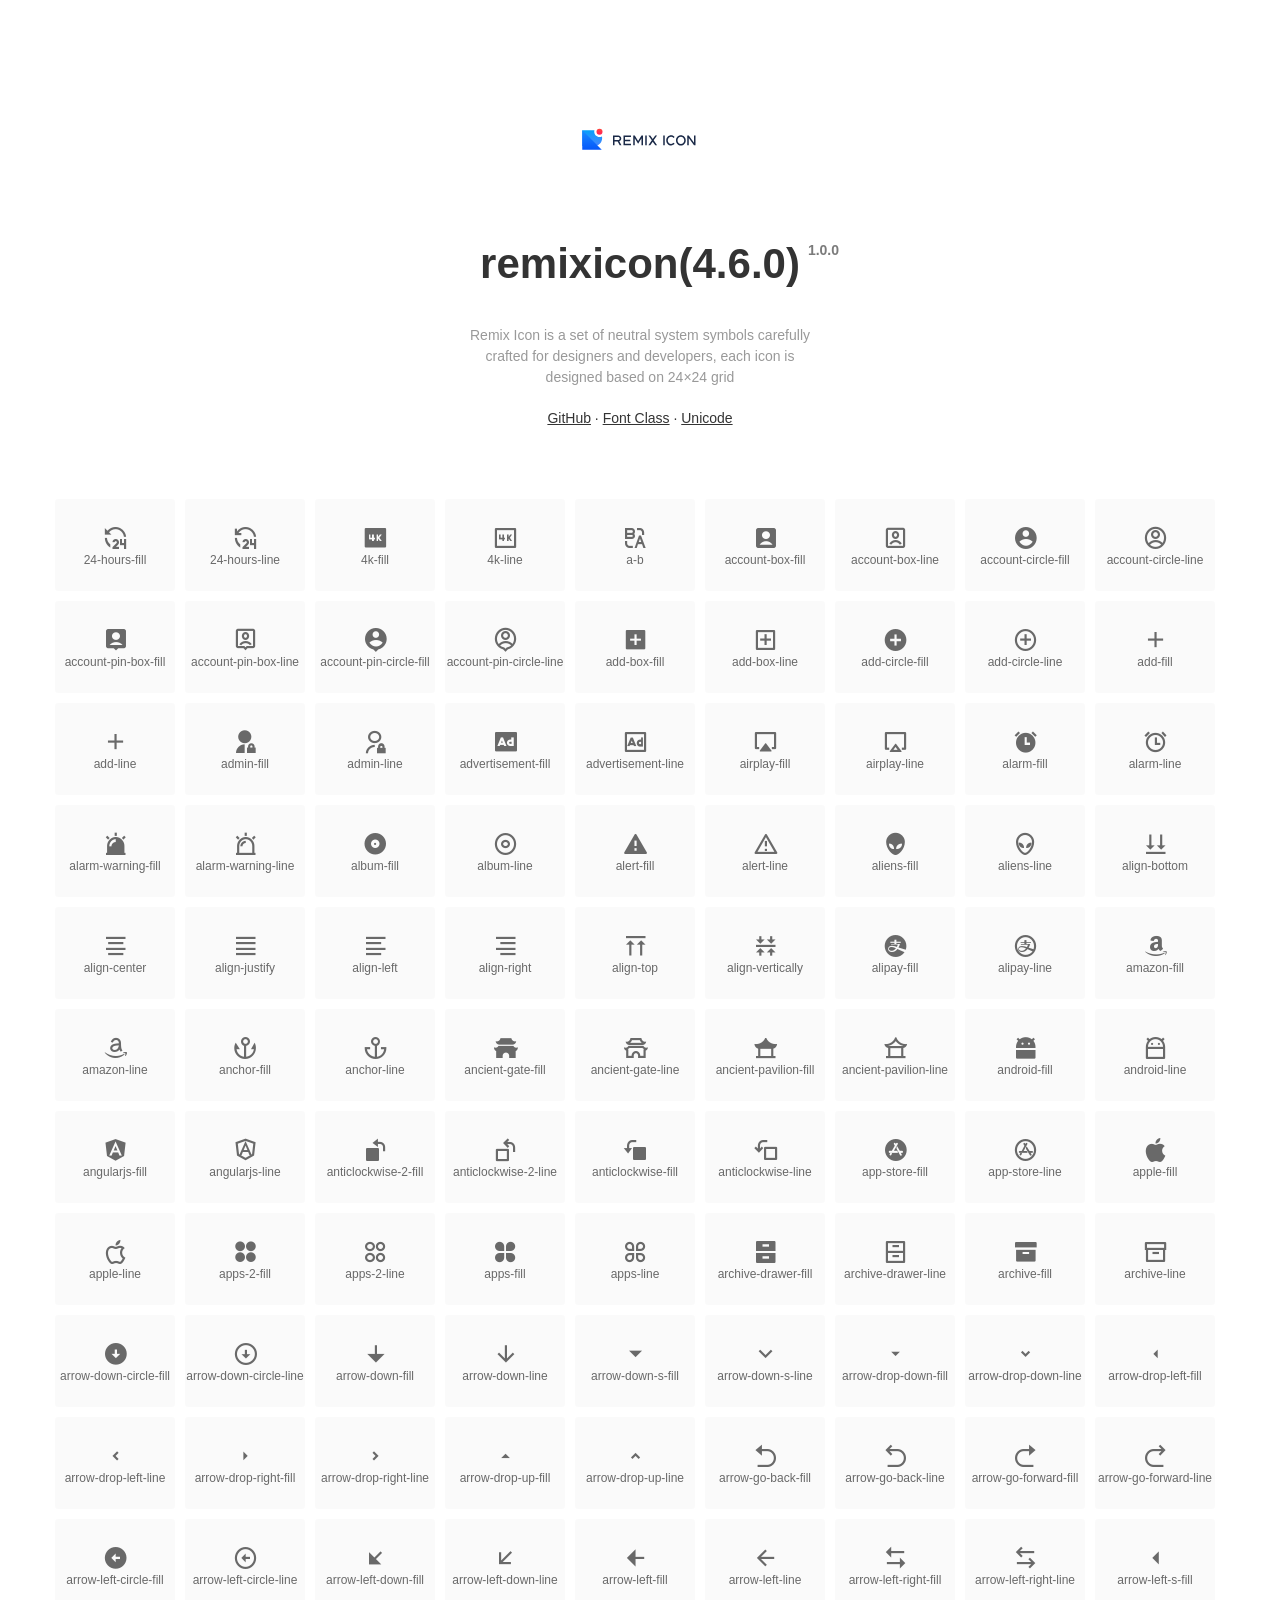
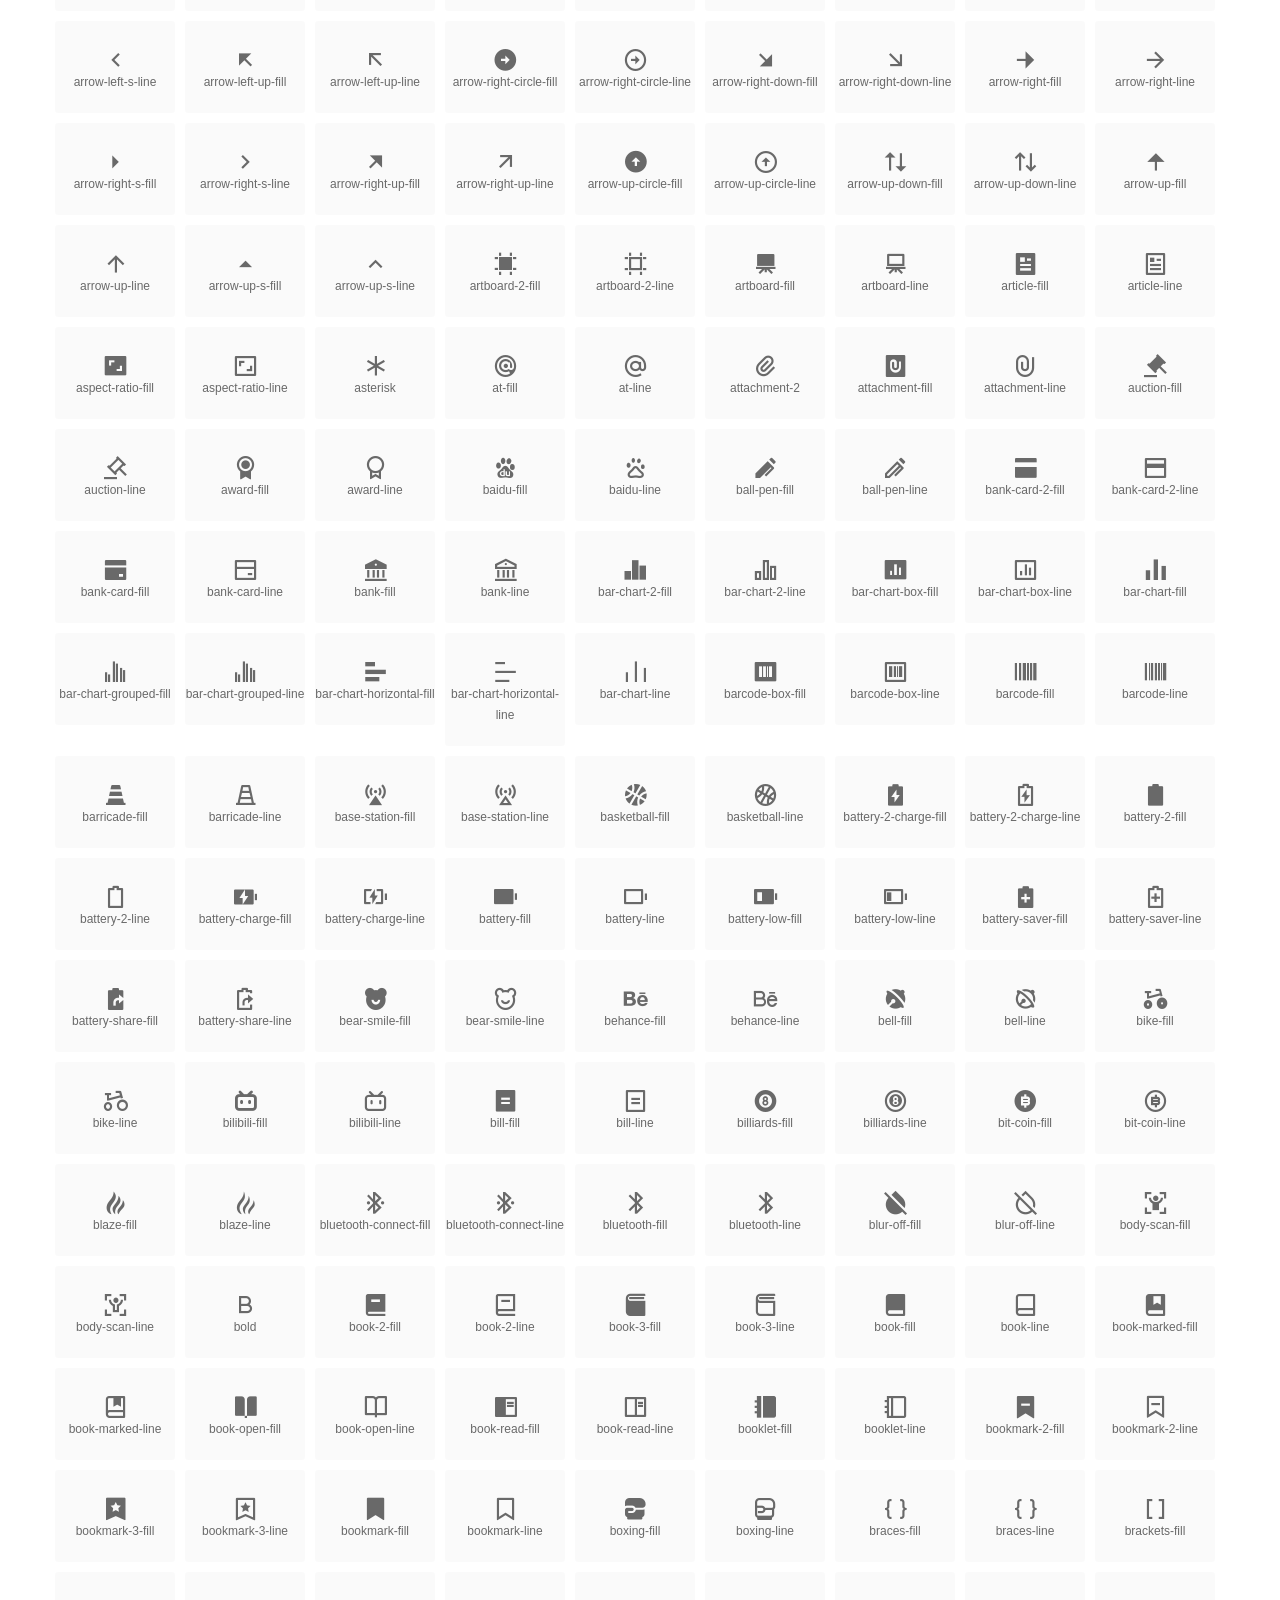
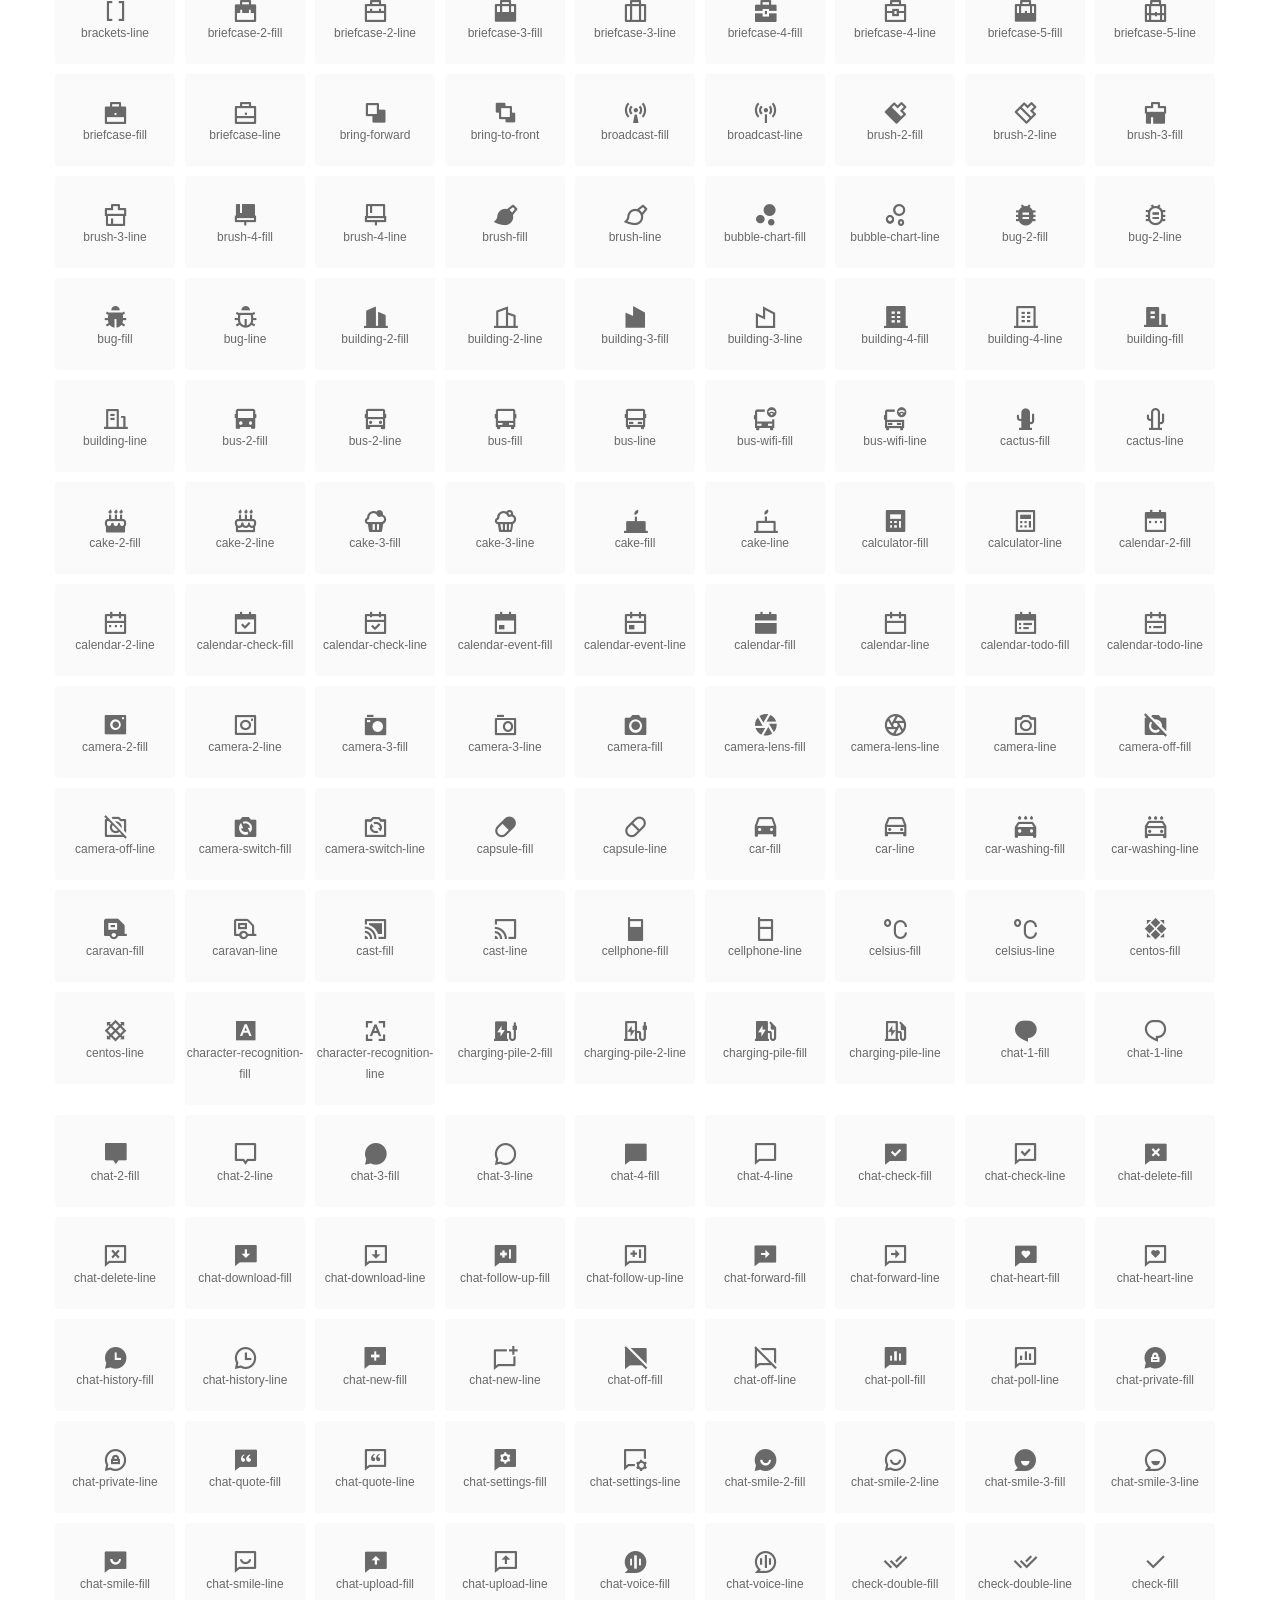
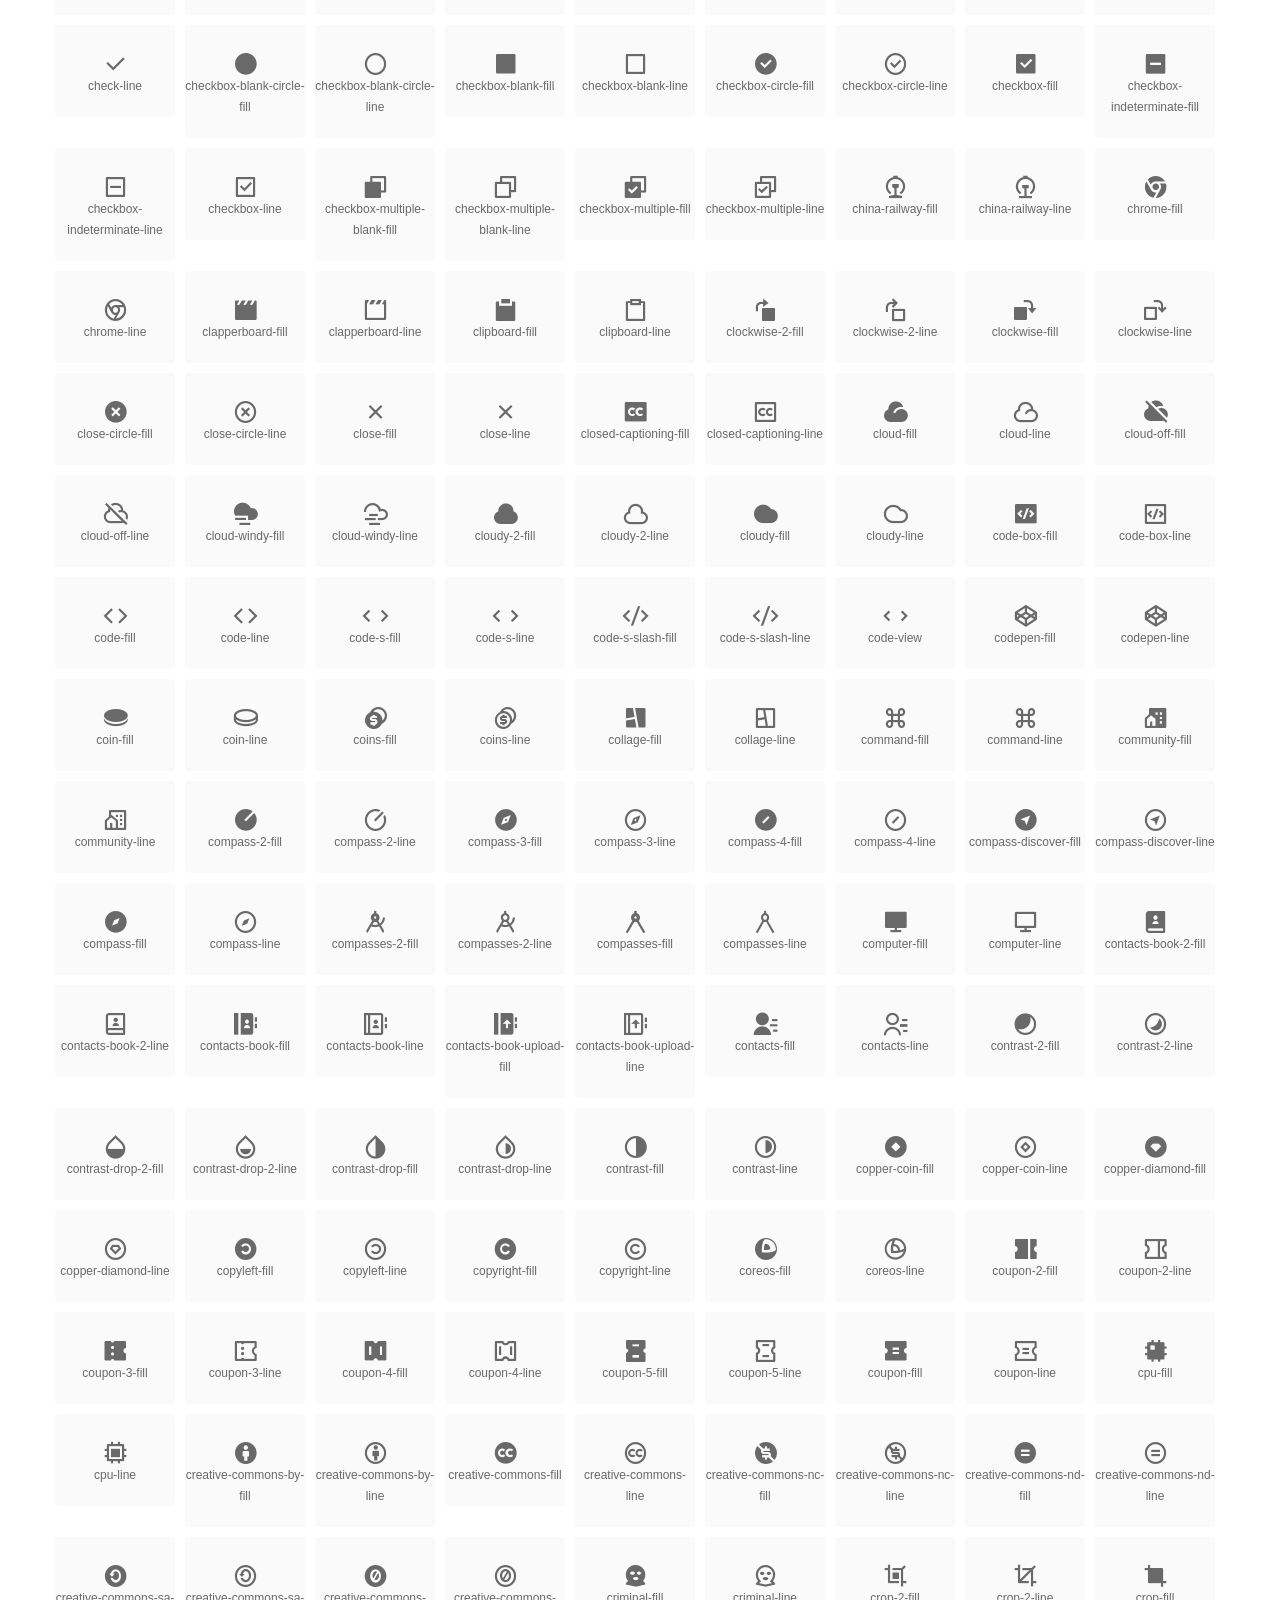
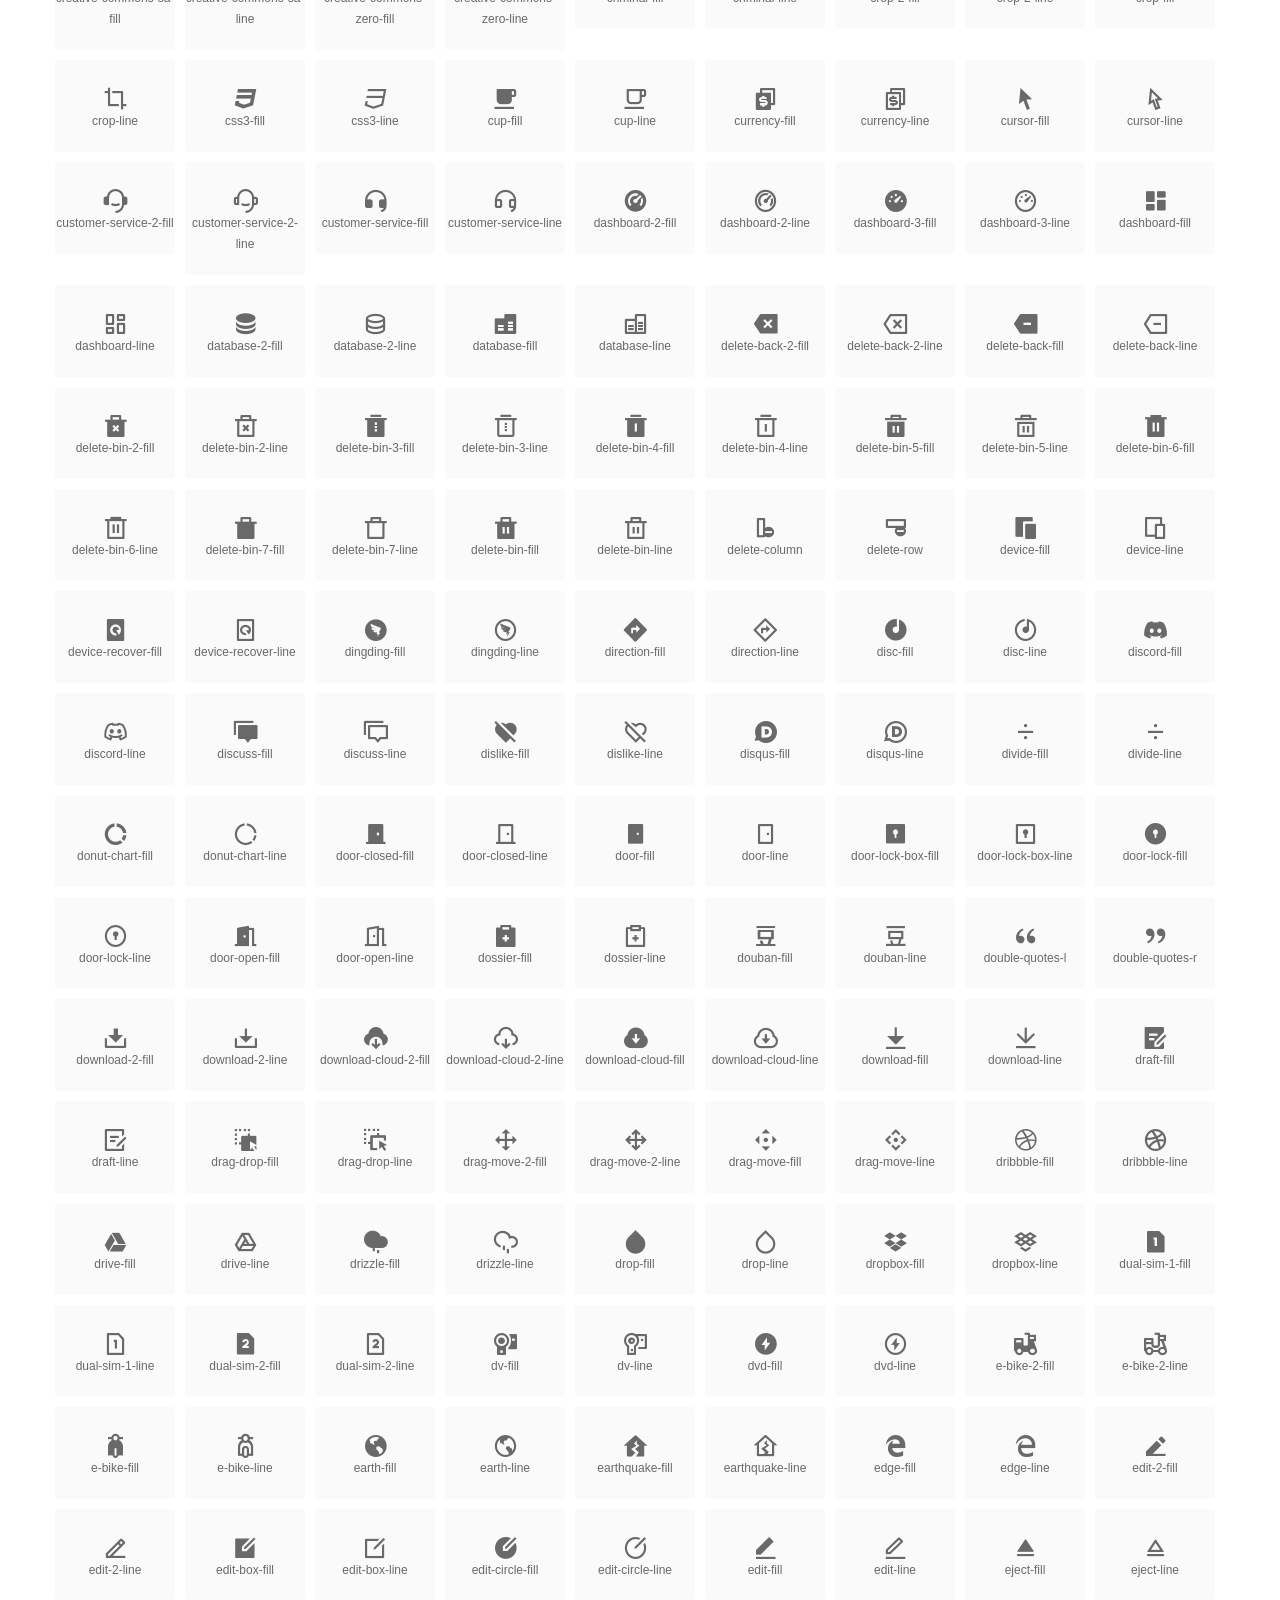
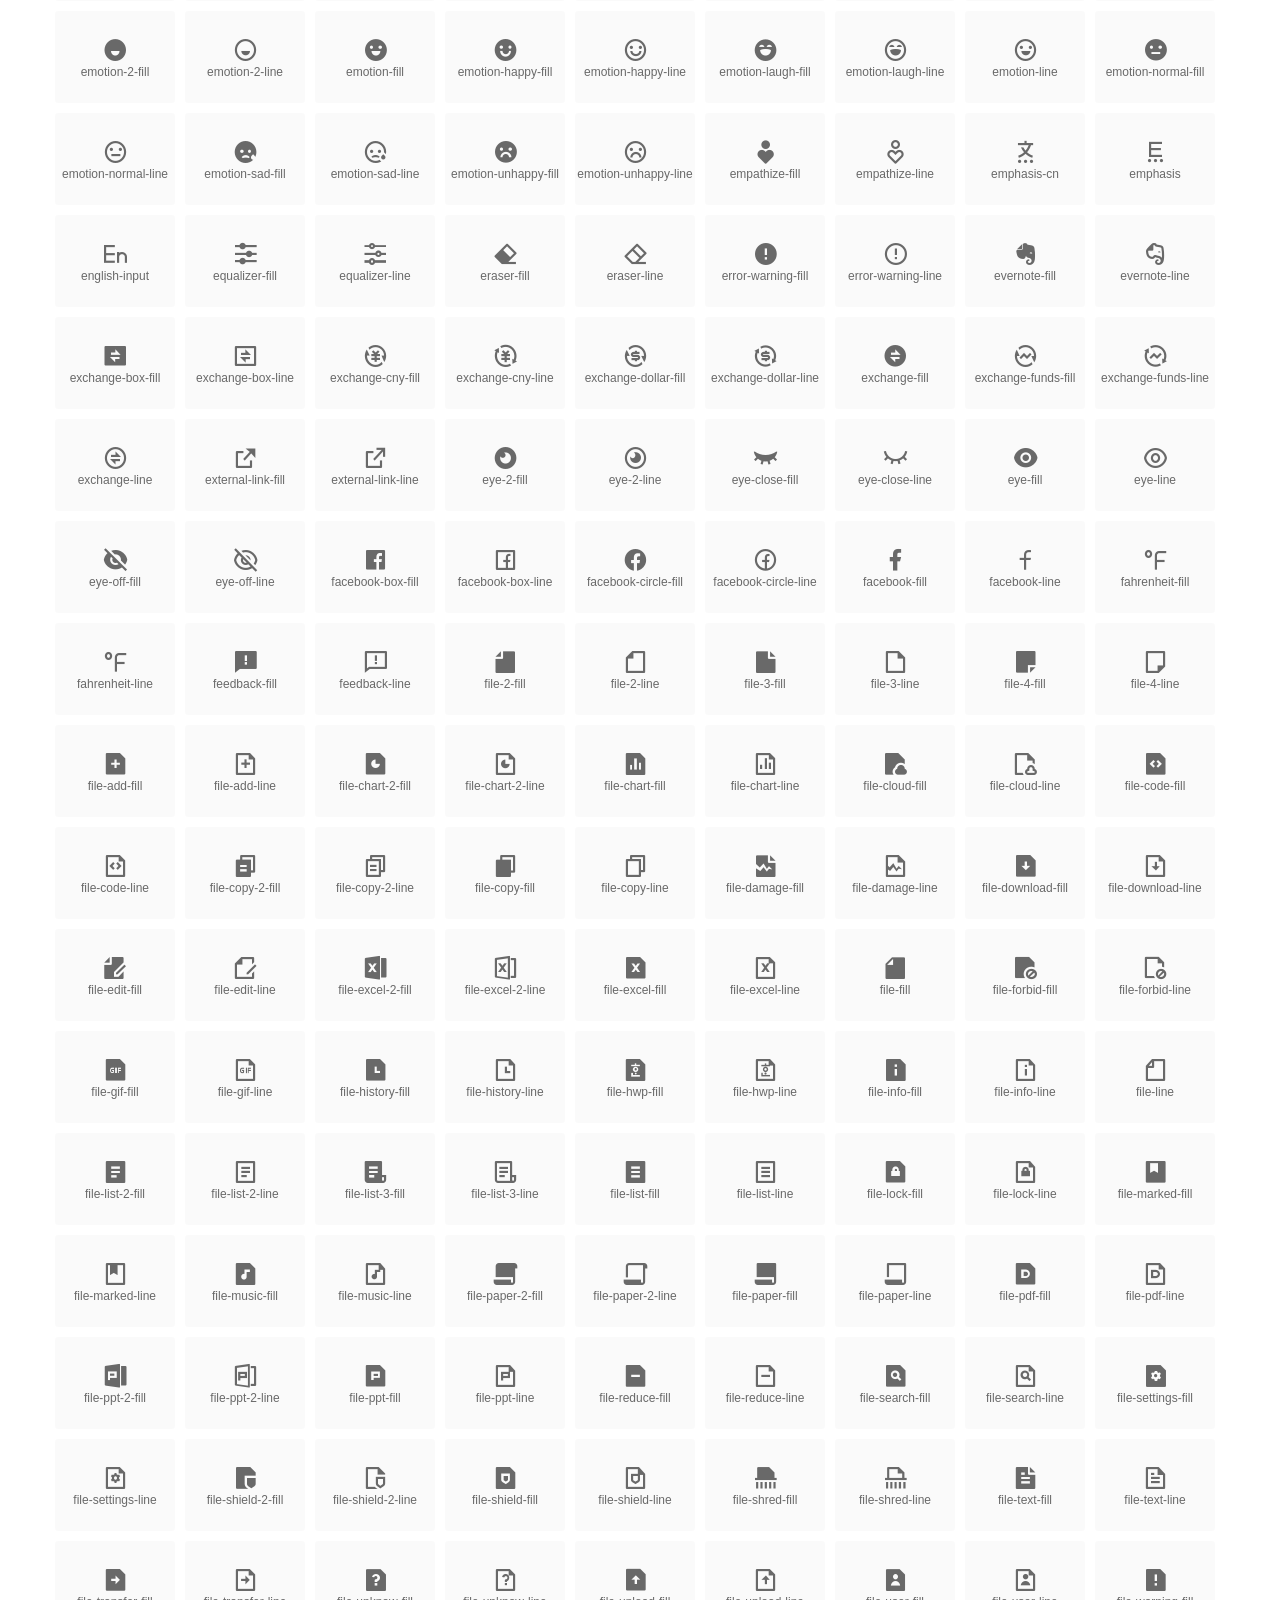
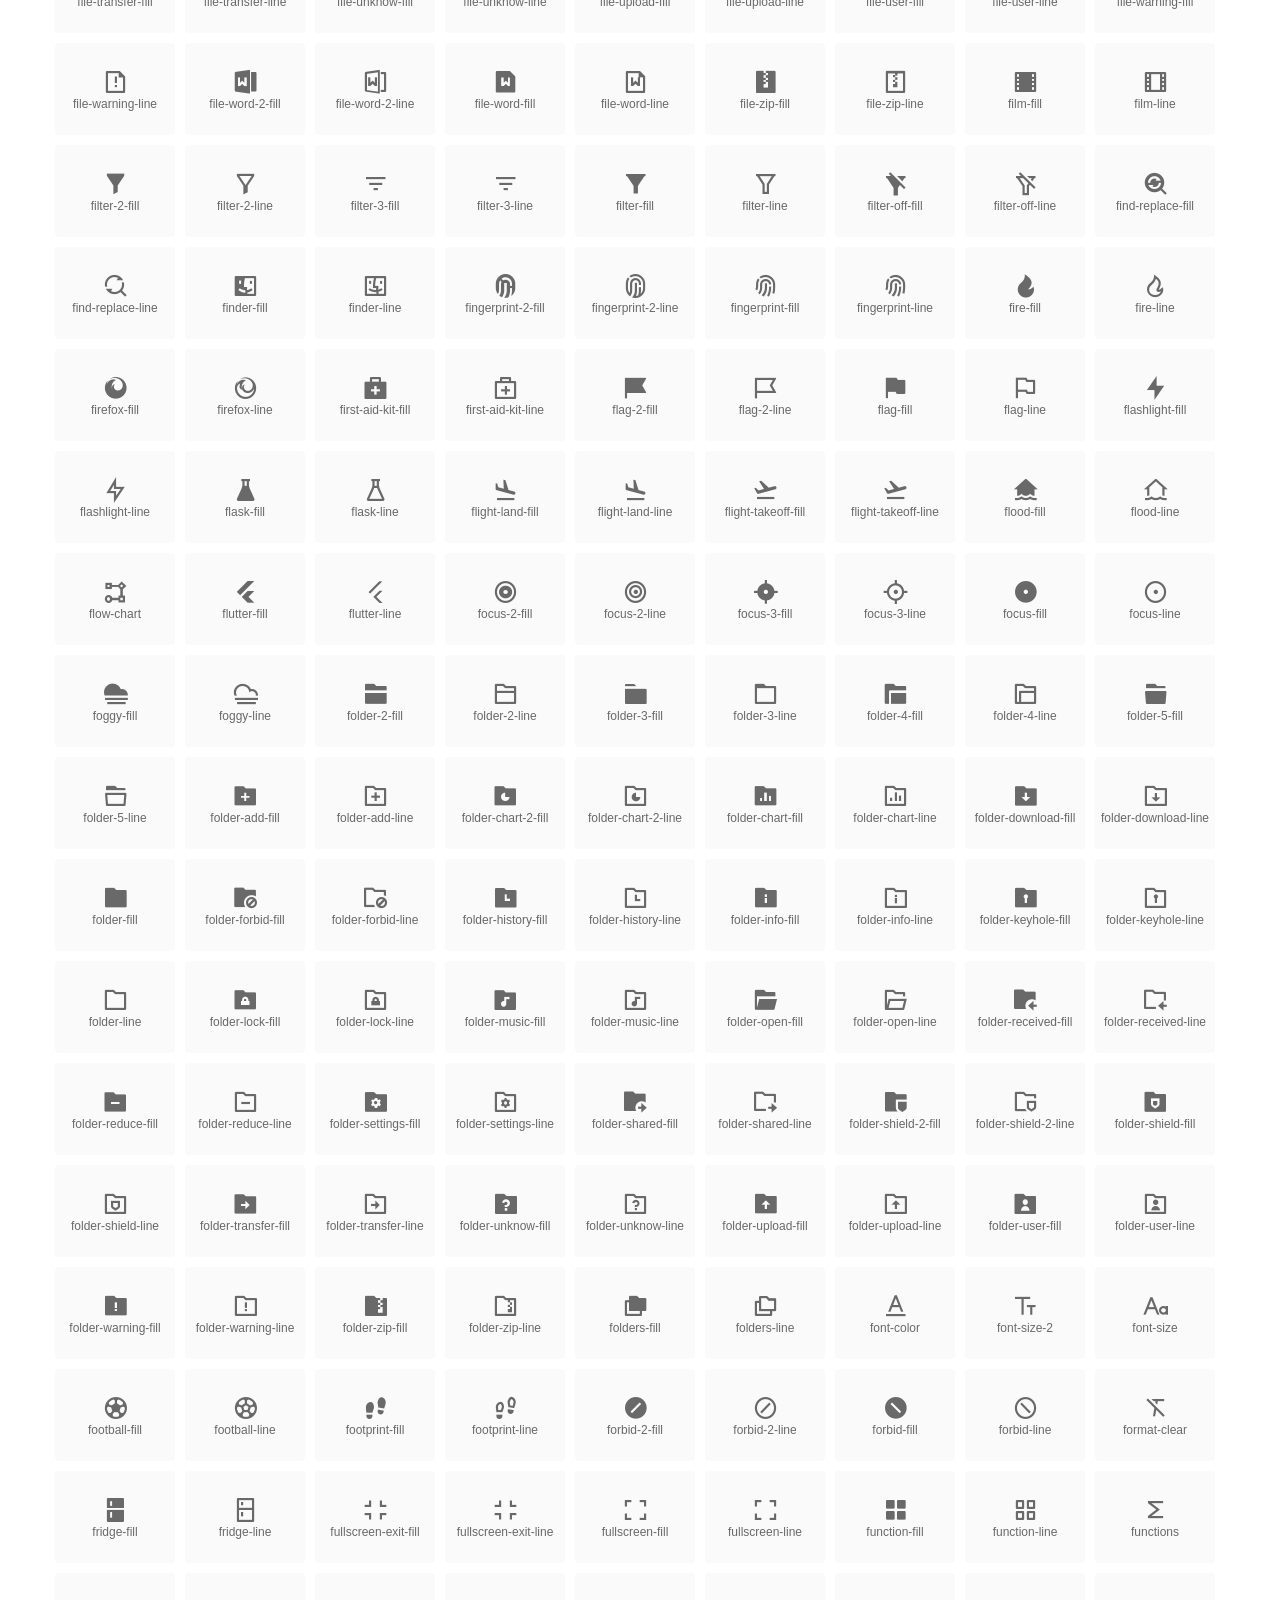
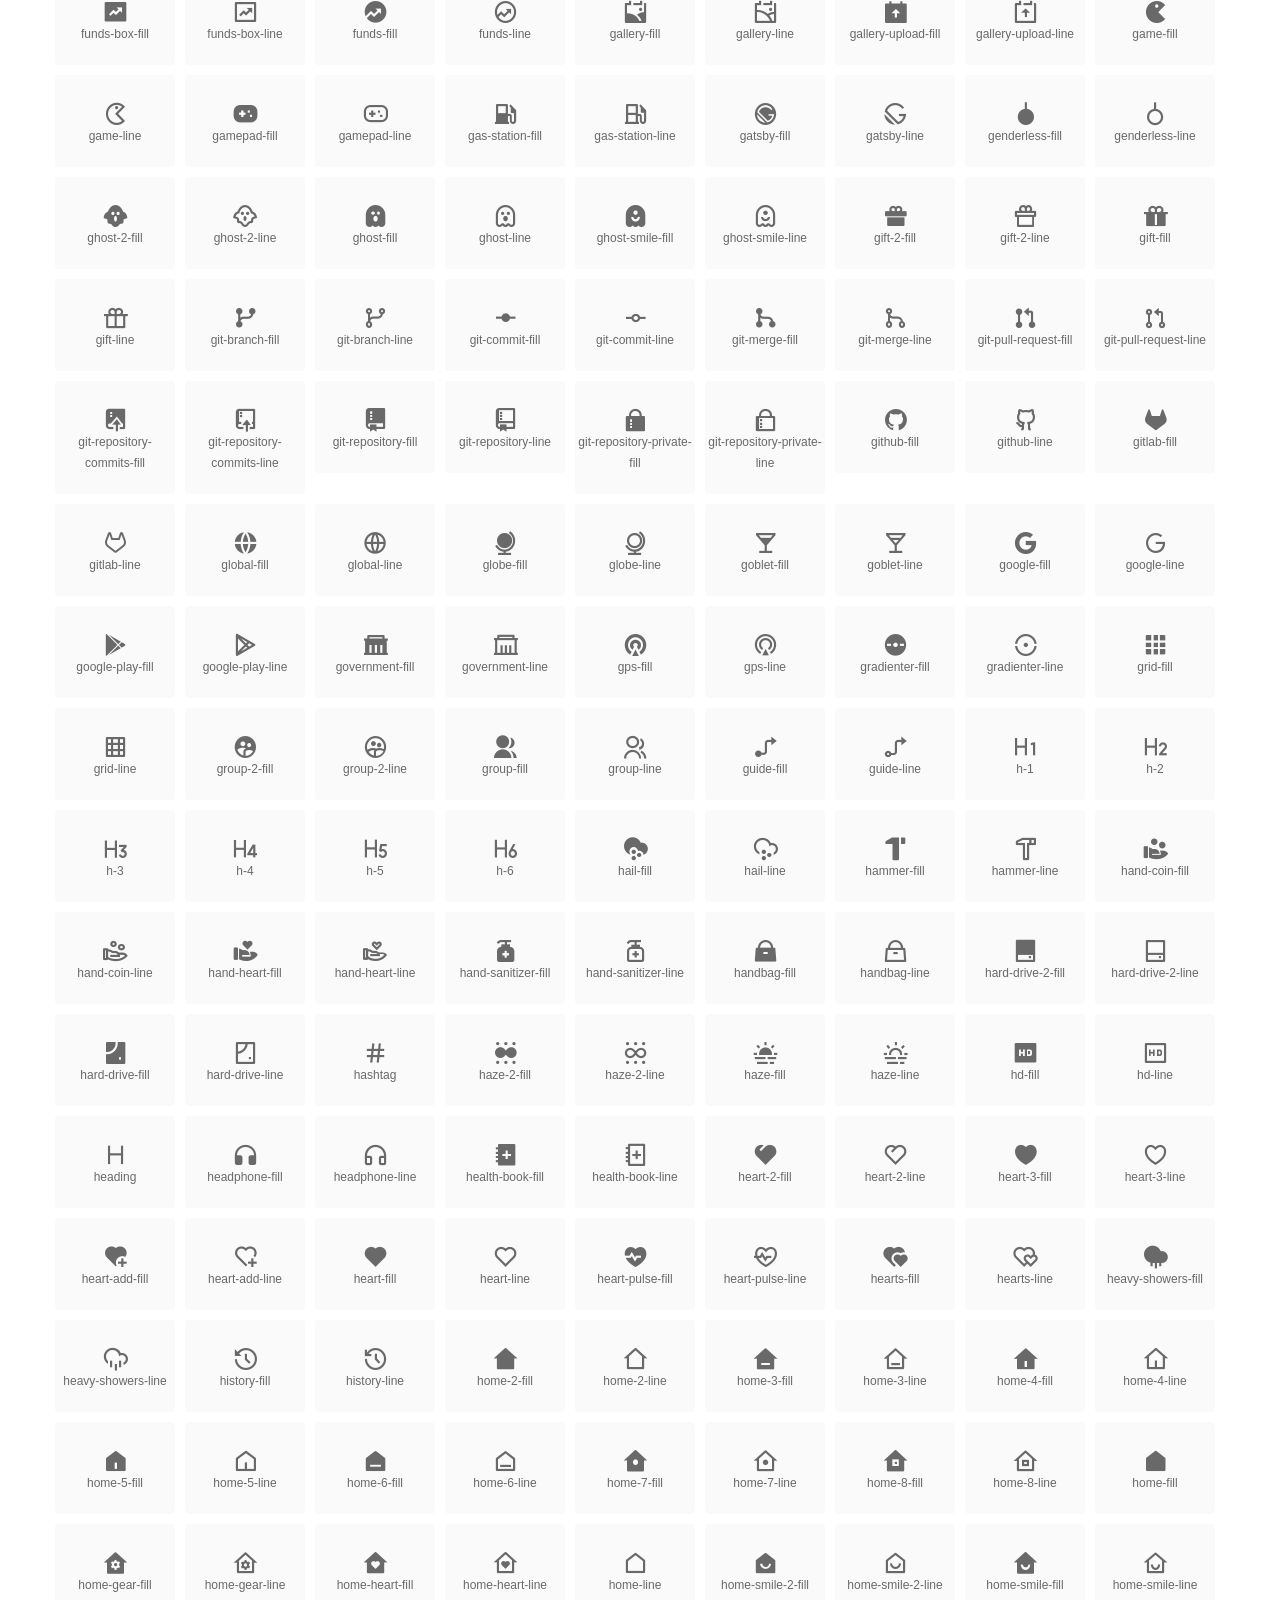
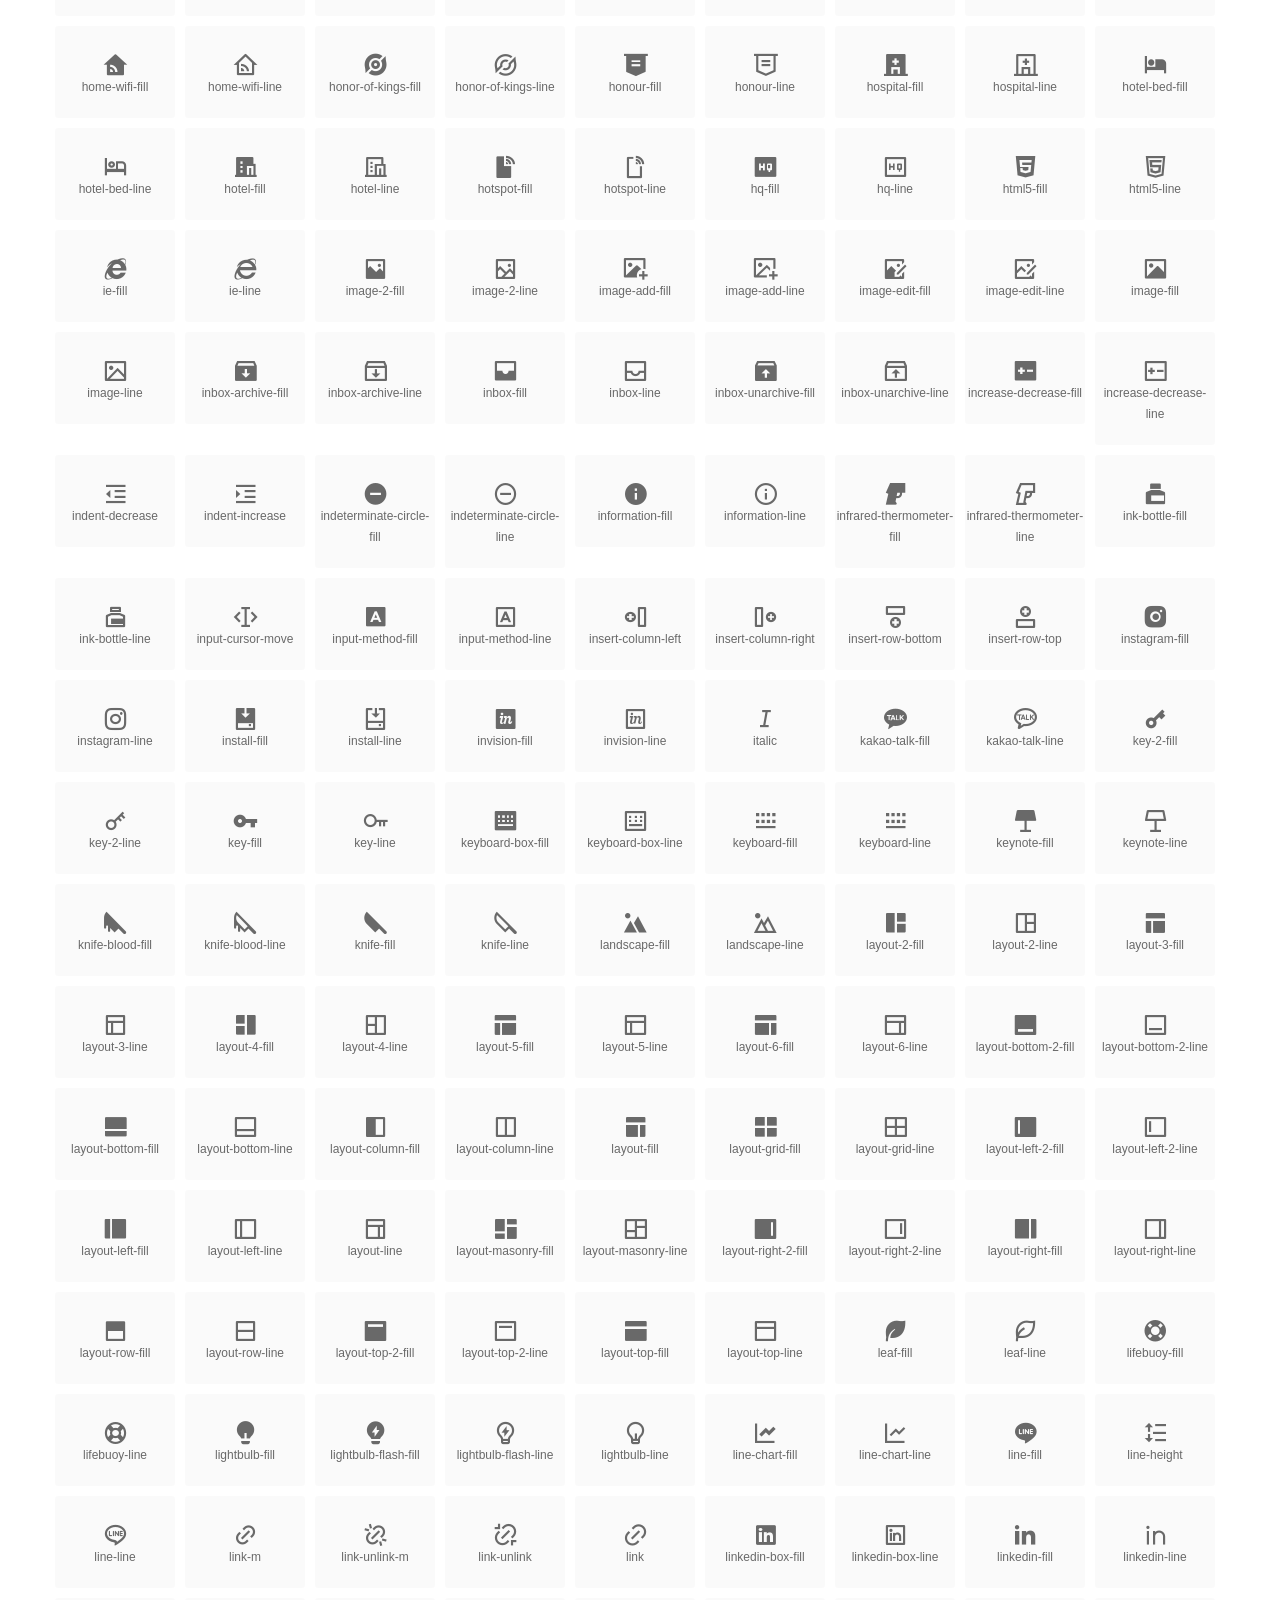
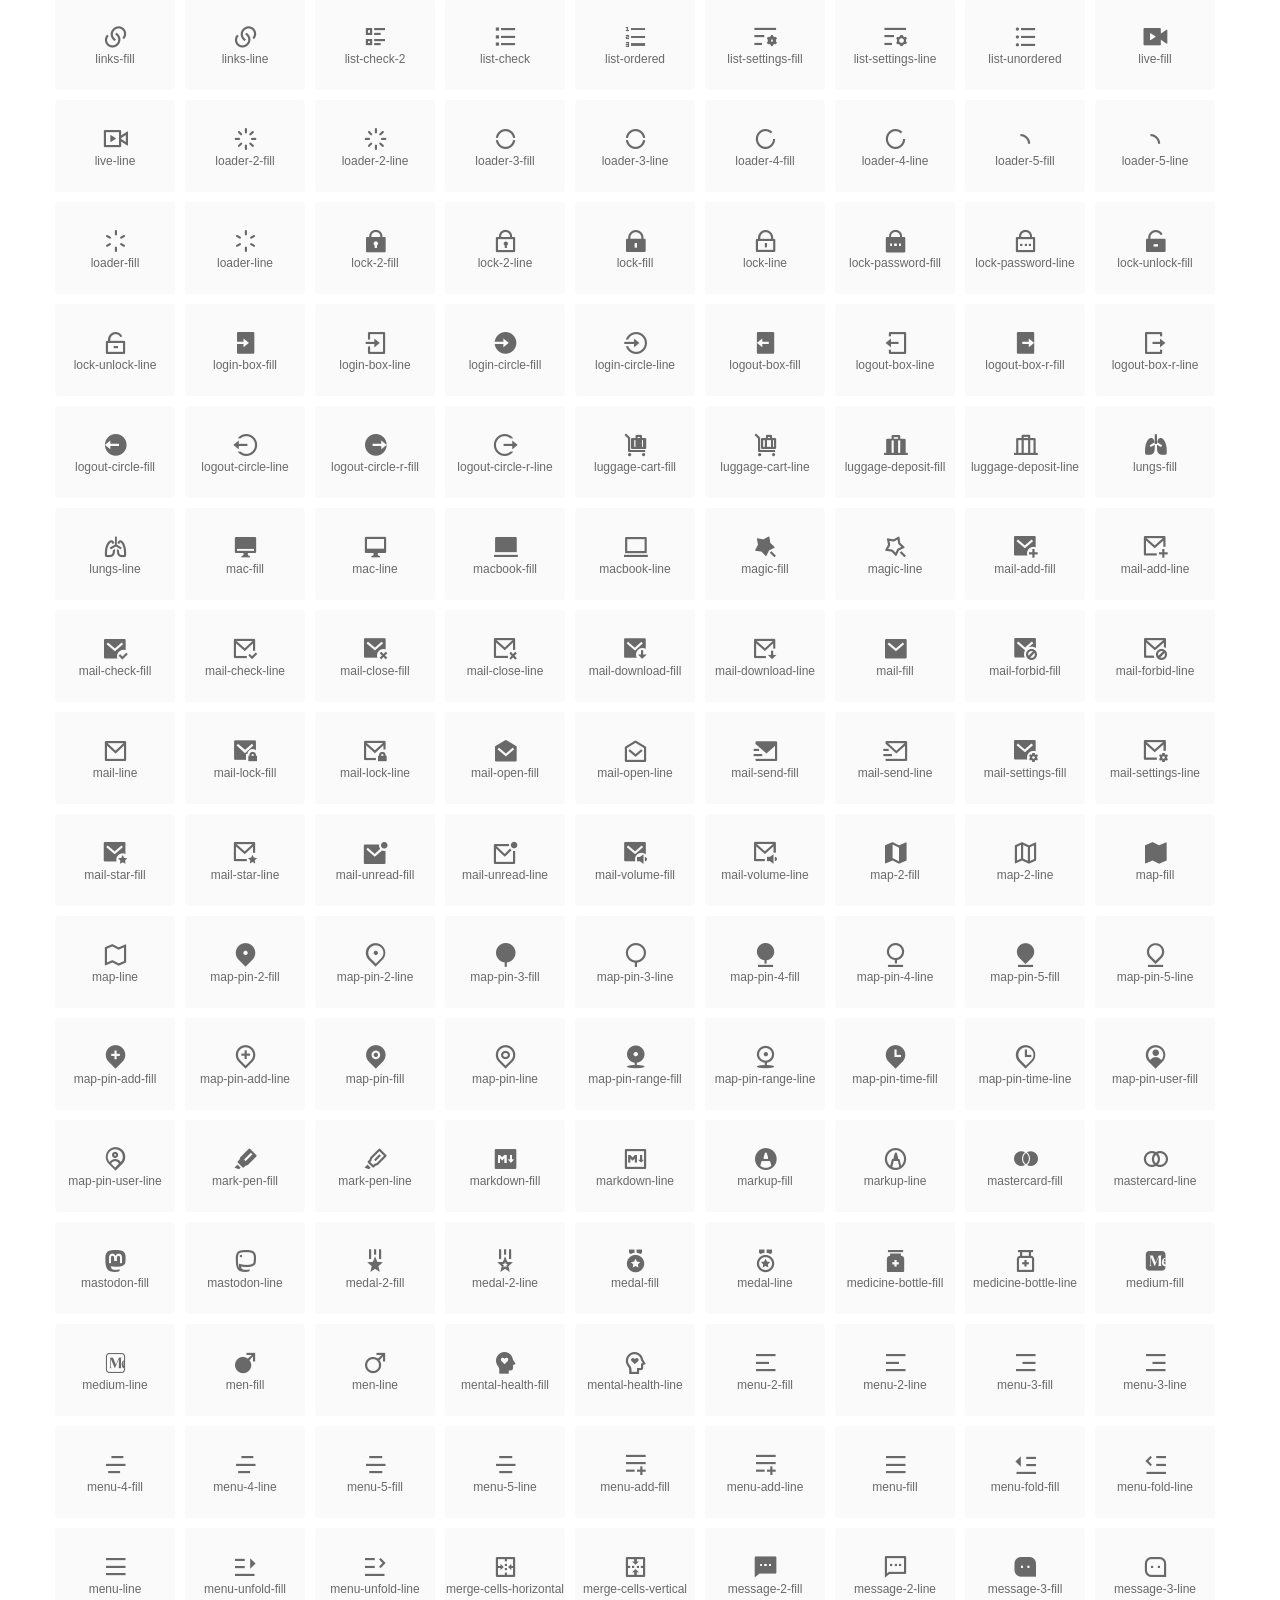
<file: font/remixIcon/index.html>
<!DOCTYPE html>
<html lang="en">
<head>
  <meta charset="UTF-8">
  <title>remixicon(4.6.0)</title>
  <meta name="viewport" content="width=device-width,minimum-scale=1.0,maximum-scale=1.0,user-scalable=no">
   
  <meta name="description" content="Remix Icon is a set of neutral system symbols carefully crafted for designers and developers, each icon is designed based on 24×24 grid">
   
  <meta name="keywords" content="remixicon,TTF,EOT,WOFF,WOFF2,SVG">
  
  
  
  <link rel="stylesheet" href="remixicon.css" />
  
  <style>
    *{margin: 0;padding: 0;list-style: none;}
    body { color: #696969; font: 12px/1.5 tahoma, arial, \5b8b\4f53, sans-serif; }
    a { color: #333; text-decoration: underline; }
    a:hover { color: rgb(9, 73, 209); }
    .header { color: #333; text-align: center; padding: 80px 0 60px 0; min-height: 153px; font-size: 14px; }
    .header .logo svg { height: 120px; width: 120px; }
    .header h1 { font-size: 42px; padding: 26px 0 10px 0; }
    .header sup {font-size: 14px; margin: 8px 0 0 8px; position: absolute; color: #7b7b7b; }
    .info {
      color: #999;
      font-weight: normal;
      max-width: 346px;
      margin: 0 auto;
      padding: 20px 0;
      font-size: 14px;
    }

    .icons { max-width: 1190px; margin: 0 auto; }
    .icons ul { text-align: center; }
    .icons ul li {
      vertical-align: top;
      width: 120px;
      display: inline-block;
      text-align: center;
      background-color: rgba(0,0,0,.02);
      border-radius: 3px;
      padding: 29px 0 10px 0;
      margin-right: 10px;
      margin-top: 10px;
      transition: all 0.6s ease;
    }
    .icons ul li:hover { background-color: rgba(0,0,0,.06); }
    .icons ul li:hover span { color: #3c75e4; opacity: 1; }
    .icons ul li .unicode { color: #8c8c8c; opacity: 0.3; }
    .icons ul li h4 {
      font-weight: normal;
      padding: 10px 0 5px 0;
      display: block;
      color: #8c8c8c;
      font-size: 14px;
      line-height: 12px;
      opacity: 0.8;
    }
    .icons ul li:hover h4 { opacity: 1; }
    .icons ul li svg { width: 24px; height: 24px; }
    .icons ul li:hover { color: #3c75e4; }
    .footer { text-align: center; padding: 10px 0 90px 0; }
    .footer a { text-align: center; padding: 10px 0 90px 0; color: #696969;}
    .footer a:hover { color: #0949d1; }
    .links { text-align: center; padding: 50px 0 0 0; font-size: 14px; }
    
    .icons ul li.class-icon { font-size: 21px; line-height: 21px; padding-bottom: 20px; }
    .icons ul li.class-icon p{ font-size: 12px; }
    .icons ul li.class-icon [class^="ri-"]{ font-size: 26px; }
    
    
    
  </style>
  
</head>

<body>
  
  <div class="header">
    
    <div class="logo">
      <a href="./"><svg width="160" height="32" viewBox="0 0 160 32" fill="none" xmlns="http://www.w3.org/2000/svg">
<path d="M121.5 9.80005C123.33 9.80005 124.984 10.5797 126.165 11.8344L124.75 13.2496C123.929 12.3549 122.773 11.8 121.5 11.8C119.029 11.8 117 13.891 117 16.5C117 19.1091 119.029 21.2 121.5 21.2C122.773 21.2 123.929 20.6452 124.75 19.7505L126.165 21.1657C124.984 22.4204 123.33 23.2 121.5 23.2C117.91 23.2 115 20.2004 115 16.5C115 12.7997 117.91 9.80005 121.5 9.80005Z" fill="#1A2947"/>
<path d="M113 10V23H111V10H113Z" fill="#1A2947"/>
<path d="M154 23V9.99988H152L152 19.6019L144.997 9.99988L143 10.0039V23H145L145 13.3969L152 23H154Z" fill="#1A2947"/>
<path d="M68 10V12H60V15.5H67V17.5H60V21H68V23H58V10H68Z" fill="#1A2947"/>
<path d="M82 10L77.4999 17.201L73 10H71V23H73V13.775L77.4999 20.975L82 13.773V23H84V10H82Z" fill="#1A2947"/>
<path d="M89 10V23H87V10H89Z" fill="#1A2947"/>
<path d="M96.9999 14.7565L93.6689 9.99951H91.2279L95.7789 16.4995L91.2289 22.9995H93.6689L96.9999 18.2435L100.33 22.9995H102.772L98.2209 16.4995L102.773 9.99951H100.33L96.9999 14.7565Z" fill="#1A2947"/>
<path fill-rule="evenodd" clip-rule="evenodd" d="M141 16.5C141 12.7997 138.09 9.80005 134.5 9.80005C130.91 9.80005 128 12.7997 128 16.5C128 20.2004 130.91 23.2 134.5 23.2C138.09 23.2 141 20.2004 141 16.5ZM130 16.5C130 13.891 132.029 11.8 134.5 11.8C136.971 11.8 139 13.891 139 16.5C139 19.1091 136.971 21.2 134.5 21.2C132.029 21.2 130 19.1091 130 16.5Z" fill="#1A2947"/>
<path fill-rule="evenodd" clip-rule="evenodd" d="M51 10C53.2091 10 55 11.7909 55 14C55 15.7175 53.9176 17.1821 52.3977 17.749L55.1901 22.999H52.9251L50.267 18H46V23H44V10H51ZM46 11.999V15.999L51 16C52.1046 16 53 15.1046 53 14C53 12.8955 52.1 12 51 12L46 11.999Z" fill="#1A2947"/>
<path fill-rule="evenodd" clip-rule="evenodd" d="M19.2887 3.00389C19.1928 3.0013 19.0965 3 19 3H3V24H19C24.799 24 29.5 19.299 29.5 13.5C29.5 12.7108 29.4129 11.942 29.2479 11.2025C28.2772 11.7119 27.1722 12 26 12C22.134 12 19 8.86599 19 5C19 4.30645 19.1009 3.63646 19.2887 3.00389Z" fill="url(#paint0_linear_960_1054)"/>
<g filter="url(#filter0_b_960_1054)">
<path fill-rule="evenodd" clip-rule="evenodd" d="M3 3L29 29H3V3Z" fill="url(#paint1_linear_960_1054)"/>
</g>
<circle cx="26" cy="5" r="4" fill="url(#paint2_linear_960_1054)"/>
<defs>
<filter id="filter0_b_960_1054" x="-2.43656" y="-2.43656" width="36.8731" height="36.8731" filterUnits="userSpaceOnUse" color-interpolation-filters="sRGB">
<feFlood flood-opacity="0" result="BackgroundImageFix"/>
<feGaussianBlur in="BackgroundImage" stdDeviation="2.71828"/>
<feComposite in2="SourceAlpha" operator="in" result="effect1_backgroundBlur_960_1054"/>
<feBlend mode="normal" in="SourceGraphic" in2="effect1_backgroundBlur_960_1054" result="shape"/>
</filter>
<linearGradient id="paint0_linear_960_1054" x1="3" y1="3" x2="3" y2="24" gradientUnits="userSpaceOnUse">
<stop stop-color="#05A0FA"/>
<stop offset="1" stop-color="#4785FF"/>
</linearGradient>
<linearGradient id="paint1_linear_960_1054" x1="3" y1="3" x2="3" y2="29" gradientUnits="userSpaceOnUse">
<stop stop-color="#1A8CFF"/>
<stop offset="1" stop-color="#0557FA"/>
</linearGradient>
<linearGradient id="paint2_linear_960_1054" x1="22" y1="1" x2="22" y2="9" gradientUnits="userSpaceOnUse">
<stop stop-color="#FF463A"/>
<stop offset="1" stop-color="#FF1F5A"/>
</linearGradient>
</defs>
</svg>
</a>
    </div>
    
    <h1>remixicon(4.6.0)<sup>1.0.0</sup></h1>
    <div class="info">
      Remix Icon is a set of neutral system symbols carefully crafted for designers and developers, each icon is designed based on 24×24 grid
    </div>
    <p>
      
      <a href="https://github.com/Remix-Design/remixicon.git">GitHub</a> · 
      
      <a href="index.html">Font Class</a> · 
      
      <a href="unicode.html">Unicode</a>
      
    </p>
  </div>
  <div class="icons">
    <ul>
      <li class="class-icon"><i class="ri-24-hours-fill"></i><p class="name">24-hours-fill</p></li><li class="class-icon"><i class="ri-24-hours-line"></i><p class="name">24-hours-line</p></li><li class="class-icon"><i class="ri-4k-fill"></i><p class="name">4k-fill</p></li><li class="class-icon"><i class="ri-4k-line"></i><p class="name">4k-line</p></li><li class="class-icon"><i class="ri-a-b"></i><p class="name">a-b</p></li><li class="class-icon"><i class="ri-account-box-fill"></i><p class="name">account-box-fill</p></li><li class="class-icon"><i class="ri-account-box-line"></i><p class="name">account-box-line</p></li><li class="class-icon"><i class="ri-account-circle-fill"></i><p class="name">account-circle-fill</p></li><li class="class-icon"><i class="ri-account-circle-line"></i><p class="name">account-circle-line</p></li><li class="class-icon"><i class="ri-account-pin-box-fill"></i><p class="name">account-pin-box-fill</p></li><li class="class-icon"><i class="ri-account-pin-box-line"></i><p class="name">account-pin-box-line</p></li><li class="class-icon"><i class="ri-account-pin-circle-fill"></i><p class="name">account-pin-circle-fill</p></li><li class="class-icon"><i class="ri-account-pin-circle-line"></i><p class="name">account-pin-circle-line</p></li><li class="class-icon"><i class="ri-add-box-fill"></i><p class="name">add-box-fill</p></li><li class="class-icon"><i class="ri-add-box-line"></i><p class="name">add-box-line</p></li><li class="class-icon"><i class="ri-add-circle-fill"></i><p class="name">add-circle-fill</p></li><li class="class-icon"><i class="ri-add-circle-line"></i><p class="name">add-circle-line</p></li><li class="class-icon"><i class="ri-add-fill"></i><p class="name">add-fill</p></li><li class="class-icon"><i class="ri-add-line"></i><p class="name">add-line</p></li><li class="class-icon"><i class="ri-admin-fill"></i><p class="name">admin-fill</p></li><li class="class-icon"><i class="ri-admin-line"></i><p class="name">admin-line</p></li><li class="class-icon"><i class="ri-advertisement-fill"></i><p class="name">advertisement-fill</p></li><li class="class-icon"><i class="ri-advertisement-line"></i><p class="name">advertisement-line</p></li><li class="class-icon"><i class="ri-airplay-fill"></i><p class="name">airplay-fill</p></li><li class="class-icon"><i class="ri-airplay-line"></i><p class="name">airplay-line</p></li><li class="class-icon"><i class="ri-alarm-fill"></i><p class="name">alarm-fill</p></li><li class="class-icon"><i class="ri-alarm-line"></i><p class="name">alarm-line</p></li><li class="class-icon"><i class="ri-alarm-warning-fill"></i><p class="name">alarm-warning-fill</p></li><li class="class-icon"><i class="ri-alarm-warning-line"></i><p class="name">alarm-warning-line</p></li><li class="class-icon"><i class="ri-album-fill"></i><p class="name">album-fill</p></li><li class="class-icon"><i class="ri-album-line"></i><p class="name">album-line</p></li><li class="class-icon"><i class="ri-alert-fill"></i><p class="name">alert-fill</p></li><li class="class-icon"><i class="ri-alert-line"></i><p class="name">alert-line</p></li><li class="class-icon"><i class="ri-aliens-fill"></i><p class="name">aliens-fill</p></li><li class="class-icon"><i class="ri-aliens-line"></i><p class="name">aliens-line</p></li><li class="class-icon"><i class="ri-align-bottom"></i><p class="name">align-bottom</p></li><li class="class-icon"><i class="ri-align-center"></i><p class="name">align-center</p></li><li class="class-icon"><i class="ri-align-justify"></i><p class="name">align-justify</p></li><li class="class-icon"><i class="ri-align-left"></i><p class="name">align-left</p></li><li class="class-icon"><i class="ri-align-right"></i><p class="name">align-right</p></li><li class="class-icon"><i class="ri-align-top"></i><p class="name">align-top</p></li><li class="class-icon"><i class="ri-align-vertically"></i><p class="name">align-vertically</p></li><li class="class-icon"><i class="ri-alipay-fill"></i><p class="name">alipay-fill</p></li><li class="class-icon"><i class="ri-alipay-line"></i><p class="name">alipay-line</p></li><li class="class-icon"><i class="ri-amazon-fill"></i><p class="name">amazon-fill</p></li><li class="class-icon"><i class="ri-amazon-line"></i><p class="name">amazon-line</p></li><li class="class-icon"><i class="ri-anchor-fill"></i><p class="name">anchor-fill</p></li><li class="class-icon"><i class="ri-anchor-line"></i><p class="name">anchor-line</p></li><li class="class-icon"><i class="ri-ancient-gate-fill"></i><p class="name">ancient-gate-fill</p></li><li class="class-icon"><i class="ri-ancient-gate-line"></i><p class="name">ancient-gate-line</p></li><li class="class-icon"><i class="ri-ancient-pavilion-fill"></i><p class="name">ancient-pavilion-fill</p></li><li class="class-icon"><i class="ri-ancient-pavilion-line"></i><p class="name">ancient-pavilion-line</p></li><li class="class-icon"><i class="ri-android-fill"></i><p class="name">android-fill</p></li><li class="class-icon"><i class="ri-android-line"></i><p class="name">android-line</p></li><li class="class-icon"><i class="ri-angularjs-fill"></i><p class="name">angularjs-fill</p></li><li class="class-icon"><i class="ri-angularjs-line"></i><p class="name">angularjs-line</p></li><li class="class-icon"><i class="ri-anticlockwise-2-fill"></i><p class="name">anticlockwise-2-fill</p></li><li class="class-icon"><i class="ri-anticlockwise-2-line"></i><p class="name">anticlockwise-2-line</p></li><li class="class-icon"><i class="ri-anticlockwise-fill"></i><p class="name">anticlockwise-fill</p></li><li class="class-icon"><i class="ri-anticlockwise-line"></i><p class="name">anticlockwise-line</p></li><li class="class-icon"><i class="ri-app-store-fill"></i><p class="name">app-store-fill</p></li><li class="class-icon"><i class="ri-app-store-line"></i><p class="name">app-store-line</p></li><li class="class-icon"><i class="ri-apple-fill"></i><p class="name">apple-fill</p></li><li class="class-icon"><i class="ri-apple-line"></i><p class="name">apple-line</p></li><li class="class-icon"><i class="ri-apps-2-fill"></i><p class="name">apps-2-fill</p></li><li class="class-icon"><i class="ri-apps-2-line"></i><p class="name">apps-2-line</p></li><li class="class-icon"><i class="ri-apps-fill"></i><p class="name">apps-fill</p></li><li class="class-icon"><i class="ri-apps-line"></i><p class="name">apps-line</p></li><li class="class-icon"><i class="ri-archive-drawer-fill"></i><p class="name">archive-drawer-fill</p></li><li class="class-icon"><i class="ri-archive-drawer-line"></i><p class="name">archive-drawer-line</p></li><li class="class-icon"><i class="ri-archive-fill"></i><p class="name">archive-fill</p></li><li class="class-icon"><i class="ri-archive-line"></i><p class="name">archive-line</p></li><li class="class-icon"><i class="ri-arrow-down-circle-fill"></i><p class="name">arrow-down-circle-fill</p></li><li class="class-icon"><i class="ri-arrow-down-circle-line"></i><p class="name">arrow-down-circle-line</p></li><li class="class-icon"><i class="ri-arrow-down-fill"></i><p class="name">arrow-down-fill</p></li><li class="class-icon"><i class="ri-arrow-down-line"></i><p class="name">arrow-down-line</p></li><li class="class-icon"><i class="ri-arrow-down-s-fill"></i><p class="name">arrow-down-s-fill</p></li><li class="class-icon"><i class="ri-arrow-down-s-line"></i><p class="name">arrow-down-s-line</p></li><li class="class-icon"><i class="ri-arrow-drop-down-fill"></i><p class="name">arrow-drop-down-fill</p></li><li class="class-icon"><i class="ri-arrow-drop-down-line"></i><p class="name">arrow-drop-down-line</p></li><li class="class-icon"><i class="ri-arrow-drop-left-fill"></i><p class="name">arrow-drop-left-fill</p></li><li class="class-icon"><i class="ri-arrow-drop-left-line"></i><p class="name">arrow-drop-left-line</p></li><li class="class-icon"><i class="ri-arrow-drop-right-fill"></i><p class="name">arrow-drop-right-fill</p></li><li class="class-icon"><i class="ri-arrow-drop-right-line"></i><p class="name">arrow-drop-right-line</p></li><li class="class-icon"><i class="ri-arrow-drop-up-fill"></i><p class="name">arrow-drop-up-fill</p></li><li class="class-icon"><i class="ri-arrow-drop-up-line"></i><p class="name">arrow-drop-up-line</p></li><li class="class-icon"><i class="ri-arrow-go-back-fill"></i><p class="name">arrow-go-back-fill</p></li><li class="class-icon"><i class="ri-arrow-go-back-line"></i><p class="name">arrow-go-back-line</p></li><li class="class-icon"><i class="ri-arrow-go-forward-fill"></i><p class="name">arrow-go-forward-fill</p></li><li class="class-icon"><i class="ri-arrow-go-forward-line"></i><p class="name">arrow-go-forward-line</p></li><li class="class-icon"><i class="ri-arrow-left-circle-fill"></i><p class="name">arrow-left-circle-fill</p></li><li class="class-icon"><i class="ri-arrow-left-circle-line"></i><p class="name">arrow-left-circle-line</p></li><li class="class-icon"><i class="ri-arrow-left-down-fill"></i><p class="name">arrow-left-down-fill</p></li><li class="class-icon"><i class="ri-arrow-left-down-line"></i><p class="name">arrow-left-down-line</p></li><li class="class-icon"><i class="ri-arrow-left-fill"></i><p class="name">arrow-left-fill</p></li><li class="class-icon"><i class="ri-arrow-left-line"></i><p class="name">arrow-left-line</p></li><li class="class-icon"><i class="ri-arrow-left-right-fill"></i><p class="name">arrow-left-right-fill</p></li><li class="class-icon"><i class="ri-arrow-left-right-line"></i><p class="name">arrow-left-right-line</p></li><li class="class-icon"><i class="ri-arrow-left-s-fill"></i><p class="name">arrow-left-s-fill</p></li><li class="class-icon"><i class="ri-arrow-left-s-line"></i><p class="name">arrow-left-s-line</p></li><li class="class-icon"><i class="ri-arrow-left-up-fill"></i><p class="name">arrow-left-up-fill</p></li><li class="class-icon"><i class="ri-arrow-left-up-line"></i><p class="name">arrow-left-up-line</p></li><li class="class-icon"><i class="ri-arrow-right-circle-fill"></i><p class="name">arrow-right-circle-fill</p></li><li class="class-icon"><i class="ri-arrow-right-circle-line"></i><p class="name">arrow-right-circle-line</p></li><li class="class-icon"><i class="ri-arrow-right-down-fill"></i><p class="name">arrow-right-down-fill</p></li><li class="class-icon"><i class="ri-arrow-right-down-line"></i><p class="name">arrow-right-down-line</p></li><li class="class-icon"><i class="ri-arrow-right-fill"></i><p class="name">arrow-right-fill</p></li><li class="class-icon"><i class="ri-arrow-right-line"></i><p class="name">arrow-right-line</p></li><li class="class-icon"><i class="ri-arrow-right-s-fill"></i><p class="name">arrow-right-s-fill</p></li><li class="class-icon"><i class="ri-arrow-right-s-line"></i><p class="name">arrow-right-s-line</p></li><li class="class-icon"><i class="ri-arrow-right-up-fill"></i><p class="name">arrow-right-up-fill</p></li><li class="class-icon"><i class="ri-arrow-right-up-line"></i><p class="name">arrow-right-up-line</p></li><li class="class-icon"><i class="ri-arrow-up-circle-fill"></i><p class="name">arrow-up-circle-fill</p></li><li class="class-icon"><i class="ri-arrow-up-circle-line"></i><p class="name">arrow-up-circle-line</p></li><li class="class-icon"><i class="ri-arrow-up-down-fill"></i><p class="name">arrow-up-down-fill</p></li><li class="class-icon"><i class="ri-arrow-up-down-line"></i><p class="name">arrow-up-down-line</p></li><li class="class-icon"><i class="ri-arrow-up-fill"></i><p class="name">arrow-up-fill</p></li><li class="class-icon"><i class="ri-arrow-up-line"></i><p class="name">arrow-up-line</p></li><li class="class-icon"><i class="ri-arrow-up-s-fill"></i><p class="name">arrow-up-s-fill</p></li><li class="class-icon"><i class="ri-arrow-up-s-line"></i><p class="name">arrow-up-s-line</p></li><li class="class-icon"><i class="ri-artboard-2-fill"></i><p class="name">artboard-2-fill</p></li><li class="class-icon"><i class="ri-artboard-2-line"></i><p class="name">artboard-2-line</p></li><li class="class-icon"><i class="ri-artboard-fill"></i><p class="name">artboard-fill</p></li><li class="class-icon"><i class="ri-artboard-line"></i><p class="name">artboard-line</p></li><li class="class-icon"><i class="ri-article-fill"></i><p class="name">article-fill</p></li><li class="class-icon"><i class="ri-article-line"></i><p class="name">article-line</p></li><li class="class-icon"><i class="ri-aspect-ratio-fill"></i><p class="name">aspect-ratio-fill</p></li><li class="class-icon"><i class="ri-aspect-ratio-line"></i><p class="name">aspect-ratio-line</p></li><li class="class-icon"><i class="ri-asterisk"></i><p class="name">asterisk</p></li><li class="class-icon"><i class="ri-at-fill"></i><p class="name">at-fill</p></li><li class="class-icon"><i class="ri-at-line"></i><p class="name">at-line</p></li><li class="class-icon"><i class="ri-attachment-2"></i><p class="name">attachment-2</p></li><li class="class-icon"><i class="ri-attachment-fill"></i><p class="name">attachment-fill</p></li><li class="class-icon"><i class="ri-attachment-line"></i><p class="name">attachment-line</p></li><li class="class-icon"><i class="ri-auction-fill"></i><p class="name">auction-fill</p></li><li class="class-icon"><i class="ri-auction-line"></i><p class="name">auction-line</p></li><li class="class-icon"><i class="ri-award-fill"></i><p class="name">award-fill</p></li><li class="class-icon"><i class="ri-award-line"></i><p class="name">award-line</p></li><li class="class-icon"><i class="ri-baidu-fill"></i><p class="name">baidu-fill</p></li><li class="class-icon"><i class="ri-baidu-line"></i><p class="name">baidu-line</p></li><li class="class-icon"><i class="ri-ball-pen-fill"></i><p class="name">ball-pen-fill</p></li><li class="class-icon"><i class="ri-ball-pen-line"></i><p class="name">ball-pen-line</p></li><li class="class-icon"><i class="ri-bank-card-2-fill"></i><p class="name">bank-card-2-fill</p></li><li class="class-icon"><i class="ri-bank-card-2-line"></i><p class="name">bank-card-2-line</p></li><li class="class-icon"><i class="ri-bank-card-fill"></i><p class="name">bank-card-fill</p></li><li class="class-icon"><i class="ri-bank-card-line"></i><p class="name">bank-card-line</p></li><li class="class-icon"><i class="ri-bank-fill"></i><p class="name">bank-fill</p></li><li class="class-icon"><i class="ri-bank-line"></i><p class="name">bank-line</p></li><li class="class-icon"><i class="ri-bar-chart-2-fill"></i><p class="name">bar-chart-2-fill</p></li><li class="class-icon"><i class="ri-bar-chart-2-line"></i><p class="name">bar-chart-2-line</p></li><li class="class-icon"><i class="ri-bar-chart-box-fill"></i><p class="name">bar-chart-box-fill</p></li><li class="class-icon"><i class="ri-bar-chart-box-line"></i><p class="name">bar-chart-box-line</p></li><li class="class-icon"><i class="ri-bar-chart-fill"></i><p class="name">bar-chart-fill</p></li><li class="class-icon"><i class="ri-bar-chart-grouped-fill"></i><p class="name">bar-chart-grouped-fill</p></li><li class="class-icon"><i class="ri-bar-chart-grouped-line"></i><p class="name">bar-chart-grouped-line</p></li><li class="class-icon"><i class="ri-bar-chart-horizontal-fill"></i><p class="name">bar-chart-horizontal-fill</p></li><li class="class-icon"><i class="ri-bar-chart-horizontal-line"></i><p class="name">bar-chart-horizontal-line</p></li><li class="class-icon"><i class="ri-bar-chart-line"></i><p class="name">bar-chart-line</p></li><li class="class-icon"><i class="ri-barcode-box-fill"></i><p class="name">barcode-box-fill</p></li><li class="class-icon"><i class="ri-barcode-box-line"></i><p class="name">barcode-box-line</p></li><li class="class-icon"><i class="ri-barcode-fill"></i><p class="name">barcode-fill</p></li><li class="class-icon"><i class="ri-barcode-line"></i><p class="name">barcode-line</p></li><li class="class-icon"><i class="ri-barricade-fill"></i><p class="name">barricade-fill</p></li><li class="class-icon"><i class="ri-barricade-line"></i><p class="name">barricade-line</p></li><li class="class-icon"><i class="ri-base-station-fill"></i><p class="name">base-station-fill</p></li><li class="class-icon"><i class="ri-base-station-line"></i><p class="name">base-station-line</p></li><li class="class-icon"><i class="ri-basketball-fill"></i><p class="name">basketball-fill</p></li><li class="class-icon"><i class="ri-basketball-line"></i><p class="name">basketball-line</p></li><li class="class-icon"><i class="ri-battery-2-charge-fill"></i><p class="name">battery-2-charge-fill</p></li><li class="class-icon"><i class="ri-battery-2-charge-line"></i><p class="name">battery-2-charge-line</p></li><li class="class-icon"><i class="ri-battery-2-fill"></i><p class="name">battery-2-fill</p></li><li class="class-icon"><i class="ri-battery-2-line"></i><p class="name">battery-2-line</p></li><li class="class-icon"><i class="ri-battery-charge-fill"></i><p class="name">battery-charge-fill</p></li><li class="class-icon"><i class="ri-battery-charge-line"></i><p class="name">battery-charge-line</p></li><li class="class-icon"><i class="ri-battery-fill"></i><p class="name">battery-fill</p></li><li class="class-icon"><i class="ri-battery-line"></i><p class="name">battery-line</p></li><li class="class-icon"><i class="ri-battery-low-fill"></i><p class="name">battery-low-fill</p></li><li class="class-icon"><i class="ri-battery-low-line"></i><p class="name">battery-low-line</p></li><li class="class-icon"><i class="ri-battery-saver-fill"></i><p class="name">battery-saver-fill</p></li><li class="class-icon"><i class="ri-battery-saver-line"></i><p class="name">battery-saver-line</p></li><li class="class-icon"><i class="ri-battery-share-fill"></i><p class="name">battery-share-fill</p></li><li class="class-icon"><i class="ri-battery-share-line"></i><p class="name">battery-share-line</p></li><li class="class-icon"><i class="ri-bear-smile-fill"></i><p class="name">bear-smile-fill</p></li><li class="class-icon"><i class="ri-bear-smile-line"></i><p class="name">bear-smile-line</p></li><li class="class-icon"><i class="ri-behance-fill"></i><p class="name">behance-fill</p></li><li class="class-icon"><i class="ri-behance-line"></i><p class="name">behance-line</p></li><li class="class-icon"><i class="ri-bell-fill"></i><p class="name">bell-fill</p></li><li class="class-icon"><i class="ri-bell-line"></i><p class="name">bell-line</p></li><li class="class-icon"><i class="ri-bike-fill"></i><p class="name">bike-fill</p></li><li class="class-icon"><i class="ri-bike-line"></i><p class="name">bike-line</p></li><li class="class-icon"><i class="ri-bilibili-fill"></i><p class="name">bilibili-fill</p></li><li class="class-icon"><i class="ri-bilibili-line"></i><p class="name">bilibili-line</p></li><li class="class-icon"><i class="ri-bill-fill"></i><p class="name">bill-fill</p></li><li class="class-icon"><i class="ri-bill-line"></i><p class="name">bill-line</p></li><li class="class-icon"><i class="ri-billiards-fill"></i><p class="name">billiards-fill</p></li><li class="class-icon"><i class="ri-billiards-line"></i><p class="name">billiards-line</p></li><li class="class-icon"><i class="ri-bit-coin-fill"></i><p class="name">bit-coin-fill</p></li><li class="class-icon"><i class="ri-bit-coin-line"></i><p class="name">bit-coin-line</p></li><li class="class-icon"><i class="ri-blaze-fill"></i><p class="name">blaze-fill</p></li><li class="class-icon"><i class="ri-blaze-line"></i><p class="name">blaze-line</p></li><li class="class-icon"><i class="ri-bluetooth-connect-fill"></i><p class="name">bluetooth-connect-fill</p></li><li class="class-icon"><i class="ri-bluetooth-connect-line"></i><p class="name">bluetooth-connect-line</p></li><li class="class-icon"><i class="ri-bluetooth-fill"></i><p class="name">bluetooth-fill</p></li><li class="class-icon"><i class="ri-bluetooth-line"></i><p class="name">bluetooth-line</p></li><li class="class-icon"><i class="ri-blur-off-fill"></i><p class="name">blur-off-fill</p></li><li class="class-icon"><i class="ri-blur-off-line"></i><p class="name">blur-off-line</p></li><li class="class-icon"><i class="ri-body-scan-fill"></i><p class="name">body-scan-fill</p></li><li class="class-icon"><i class="ri-body-scan-line"></i><p class="name">body-scan-line</p></li><li class="class-icon"><i class="ri-bold"></i><p class="name">bold</p></li><li class="class-icon"><i class="ri-book-2-fill"></i><p class="name">book-2-fill</p></li><li class="class-icon"><i class="ri-book-2-line"></i><p class="name">book-2-line</p></li><li class="class-icon"><i class="ri-book-3-fill"></i><p class="name">book-3-fill</p></li><li class="class-icon"><i class="ri-book-3-line"></i><p class="name">book-3-line</p></li><li class="class-icon"><i class="ri-book-fill"></i><p class="name">book-fill</p></li><li class="class-icon"><i class="ri-book-line"></i><p class="name">book-line</p></li><li class="class-icon"><i class="ri-book-marked-fill"></i><p class="name">book-marked-fill</p></li><li class="class-icon"><i class="ri-book-marked-line"></i><p class="name">book-marked-line</p></li><li class="class-icon"><i class="ri-book-open-fill"></i><p class="name">book-open-fill</p></li><li class="class-icon"><i class="ri-book-open-line"></i><p class="name">book-open-line</p></li><li class="class-icon"><i class="ri-book-read-fill"></i><p class="name">book-read-fill</p></li><li class="class-icon"><i class="ri-book-read-line"></i><p class="name">book-read-line</p></li><li class="class-icon"><i class="ri-booklet-fill"></i><p class="name">booklet-fill</p></li><li class="class-icon"><i class="ri-booklet-line"></i><p class="name">booklet-line</p></li><li class="class-icon"><i class="ri-bookmark-2-fill"></i><p class="name">bookmark-2-fill</p></li><li class="class-icon"><i class="ri-bookmark-2-line"></i><p class="name">bookmark-2-line</p></li><li class="class-icon"><i class="ri-bookmark-3-fill"></i><p class="name">bookmark-3-fill</p></li><li class="class-icon"><i class="ri-bookmark-3-line"></i><p class="name">bookmark-3-line</p></li><li class="class-icon"><i class="ri-bookmark-fill"></i><p class="name">bookmark-fill</p></li><li class="class-icon"><i class="ri-bookmark-line"></i><p class="name">bookmark-line</p></li><li class="class-icon"><i class="ri-boxing-fill"></i><p class="name">boxing-fill</p></li><li class="class-icon"><i class="ri-boxing-line"></i><p class="name">boxing-line</p></li><li class="class-icon"><i class="ri-braces-fill"></i><p class="name">braces-fill</p></li><li class="class-icon"><i class="ri-braces-line"></i><p class="name">braces-line</p></li><li class="class-icon"><i class="ri-brackets-fill"></i><p class="name">brackets-fill</p></li><li class="class-icon"><i class="ri-brackets-line"></i><p class="name">brackets-line</p></li><li class="class-icon"><i class="ri-briefcase-2-fill"></i><p class="name">briefcase-2-fill</p></li><li class="class-icon"><i class="ri-briefcase-2-line"></i><p class="name">briefcase-2-line</p></li><li class="class-icon"><i class="ri-briefcase-3-fill"></i><p class="name">briefcase-3-fill</p></li><li class="class-icon"><i class="ri-briefcase-3-line"></i><p class="name">briefcase-3-line</p></li><li class="class-icon"><i class="ri-briefcase-4-fill"></i><p class="name">briefcase-4-fill</p></li><li class="class-icon"><i class="ri-briefcase-4-line"></i><p class="name">briefcase-4-line</p></li><li class="class-icon"><i class="ri-briefcase-5-fill"></i><p class="name">briefcase-5-fill</p></li><li class="class-icon"><i class="ri-briefcase-5-line"></i><p class="name">briefcase-5-line</p></li><li class="class-icon"><i class="ri-briefcase-fill"></i><p class="name">briefcase-fill</p></li><li class="class-icon"><i class="ri-briefcase-line"></i><p class="name">briefcase-line</p></li><li class="class-icon"><i class="ri-bring-forward"></i><p class="name">bring-forward</p></li><li class="class-icon"><i class="ri-bring-to-front"></i><p class="name">bring-to-front</p></li><li class="class-icon"><i class="ri-broadcast-fill"></i><p class="name">broadcast-fill</p></li><li class="class-icon"><i class="ri-broadcast-line"></i><p class="name">broadcast-line</p></li><li class="class-icon"><i class="ri-brush-2-fill"></i><p class="name">brush-2-fill</p></li><li class="class-icon"><i class="ri-brush-2-line"></i><p class="name">brush-2-line</p></li><li class="class-icon"><i class="ri-brush-3-fill"></i><p class="name">brush-3-fill</p></li><li class="class-icon"><i class="ri-brush-3-line"></i><p class="name">brush-3-line</p></li><li class="class-icon"><i class="ri-brush-4-fill"></i><p class="name">brush-4-fill</p></li><li class="class-icon"><i class="ri-brush-4-line"></i><p class="name">brush-4-line</p></li><li class="class-icon"><i class="ri-brush-fill"></i><p class="name">brush-fill</p></li><li class="class-icon"><i class="ri-brush-line"></i><p class="name">brush-line</p></li><li class="class-icon"><i class="ri-bubble-chart-fill"></i><p class="name">bubble-chart-fill</p></li><li class="class-icon"><i class="ri-bubble-chart-line"></i><p class="name">bubble-chart-line</p></li><li class="class-icon"><i class="ri-bug-2-fill"></i><p class="name">bug-2-fill</p></li><li class="class-icon"><i class="ri-bug-2-line"></i><p class="name">bug-2-line</p></li><li class="class-icon"><i class="ri-bug-fill"></i><p class="name">bug-fill</p></li><li class="class-icon"><i class="ri-bug-line"></i><p class="name">bug-line</p></li><li class="class-icon"><i class="ri-building-2-fill"></i><p class="name">building-2-fill</p></li><li class="class-icon"><i class="ri-building-2-line"></i><p class="name">building-2-line</p></li><li class="class-icon"><i class="ri-building-3-fill"></i><p class="name">building-3-fill</p></li><li class="class-icon"><i class="ri-building-3-line"></i><p class="name">building-3-line</p></li><li class="class-icon"><i class="ri-building-4-fill"></i><p class="name">building-4-fill</p></li><li class="class-icon"><i class="ri-building-4-line"></i><p class="name">building-4-line</p></li><li class="class-icon"><i class="ri-building-fill"></i><p class="name">building-fill</p></li><li class="class-icon"><i class="ri-building-line"></i><p class="name">building-line</p></li><li class="class-icon"><i class="ri-bus-2-fill"></i><p class="name">bus-2-fill</p></li><li class="class-icon"><i class="ri-bus-2-line"></i><p class="name">bus-2-line</p></li><li class="class-icon"><i class="ri-bus-fill"></i><p class="name">bus-fill</p></li><li class="class-icon"><i class="ri-bus-line"></i><p class="name">bus-line</p></li><li class="class-icon"><i class="ri-bus-wifi-fill"></i><p class="name">bus-wifi-fill</p></li><li class="class-icon"><i class="ri-bus-wifi-line"></i><p class="name">bus-wifi-line</p></li><li class="class-icon"><i class="ri-cactus-fill"></i><p class="name">cactus-fill</p></li><li class="class-icon"><i class="ri-cactus-line"></i><p class="name">cactus-line</p></li><li class="class-icon"><i class="ri-cake-2-fill"></i><p class="name">cake-2-fill</p></li><li class="class-icon"><i class="ri-cake-2-line"></i><p class="name">cake-2-line</p></li><li class="class-icon"><i class="ri-cake-3-fill"></i><p class="name">cake-3-fill</p></li><li class="class-icon"><i class="ri-cake-3-line"></i><p class="name">cake-3-line</p></li><li class="class-icon"><i class="ri-cake-fill"></i><p class="name">cake-fill</p></li><li class="class-icon"><i class="ri-cake-line"></i><p class="name">cake-line</p></li><li class="class-icon"><i class="ri-calculator-fill"></i><p class="name">calculator-fill</p></li><li class="class-icon"><i class="ri-calculator-line"></i><p class="name">calculator-line</p></li><li class="class-icon"><i class="ri-calendar-2-fill"></i><p class="name">calendar-2-fill</p></li><li class="class-icon"><i class="ri-calendar-2-line"></i><p class="name">calendar-2-line</p></li><li class="class-icon"><i class="ri-calendar-check-fill"></i><p class="name">calendar-check-fill</p></li><li class="class-icon"><i class="ri-calendar-check-line"></i><p class="name">calendar-check-line</p></li><li class="class-icon"><i class="ri-calendar-event-fill"></i><p class="name">calendar-event-fill</p></li><li class="class-icon"><i class="ri-calendar-event-line"></i><p class="name">calendar-event-line</p></li><li class="class-icon"><i class="ri-calendar-fill"></i><p class="name">calendar-fill</p></li><li class="class-icon"><i class="ri-calendar-line"></i><p class="name">calendar-line</p></li><li class="class-icon"><i class="ri-calendar-todo-fill"></i><p class="name">calendar-todo-fill</p></li><li class="class-icon"><i class="ri-calendar-todo-line"></i><p class="name">calendar-todo-line</p></li><li class="class-icon"><i class="ri-camera-2-fill"></i><p class="name">camera-2-fill</p></li><li class="class-icon"><i class="ri-camera-2-line"></i><p class="name">camera-2-line</p></li><li class="class-icon"><i class="ri-camera-3-fill"></i><p class="name">camera-3-fill</p></li><li class="class-icon"><i class="ri-camera-3-line"></i><p class="name">camera-3-line</p></li><li class="class-icon"><i class="ri-camera-fill"></i><p class="name">camera-fill</p></li><li class="class-icon"><i class="ri-camera-lens-fill"></i><p class="name">camera-lens-fill</p></li><li class="class-icon"><i class="ri-camera-lens-line"></i><p class="name">camera-lens-line</p></li><li class="class-icon"><i class="ri-camera-line"></i><p class="name">camera-line</p></li><li class="class-icon"><i class="ri-camera-off-fill"></i><p class="name">camera-off-fill</p></li><li class="class-icon"><i class="ri-camera-off-line"></i><p class="name">camera-off-line</p></li><li class="class-icon"><i class="ri-camera-switch-fill"></i><p class="name">camera-switch-fill</p></li><li class="class-icon"><i class="ri-camera-switch-line"></i><p class="name">camera-switch-line</p></li><li class="class-icon"><i class="ri-capsule-fill"></i><p class="name">capsule-fill</p></li><li class="class-icon"><i class="ri-capsule-line"></i><p class="name">capsule-line</p></li><li class="class-icon"><i class="ri-car-fill"></i><p class="name">car-fill</p></li><li class="class-icon"><i class="ri-car-line"></i><p class="name">car-line</p></li><li class="class-icon"><i class="ri-car-washing-fill"></i><p class="name">car-washing-fill</p></li><li class="class-icon"><i class="ri-car-washing-line"></i><p class="name">car-washing-line</p></li><li class="class-icon"><i class="ri-caravan-fill"></i><p class="name">caravan-fill</p></li><li class="class-icon"><i class="ri-caravan-line"></i><p class="name">caravan-line</p></li><li class="class-icon"><i class="ri-cast-fill"></i><p class="name">cast-fill</p></li><li class="class-icon"><i class="ri-cast-line"></i><p class="name">cast-line</p></li><li class="class-icon"><i class="ri-cellphone-fill"></i><p class="name">cellphone-fill</p></li><li class="class-icon"><i class="ri-cellphone-line"></i><p class="name">cellphone-line</p></li><li class="class-icon"><i class="ri-celsius-fill"></i><p class="name">celsius-fill</p></li><li class="class-icon"><i class="ri-celsius-line"></i><p class="name">celsius-line</p></li><li class="class-icon"><i class="ri-centos-fill"></i><p class="name">centos-fill</p></li><li class="class-icon"><i class="ri-centos-line"></i><p class="name">centos-line</p></li><li class="class-icon"><i class="ri-character-recognition-fill"></i><p class="name">character-recognition-fill</p></li><li class="class-icon"><i class="ri-character-recognition-line"></i><p class="name">character-recognition-line</p></li><li class="class-icon"><i class="ri-charging-pile-2-fill"></i><p class="name">charging-pile-2-fill</p></li><li class="class-icon"><i class="ri-charging-pile-2-line"></i><p class="name">charging-pile-2-line</p></li><li class="class-icon"><i class="ri-charging-pile-fill"></i><p class="name">charging-pile-fill</p></li><li class="class-icon"><i class="ri-charging-pile-line"></i><p class="name">charging-pile-line</p></li><li class="class-icon"><i class="ri-chat-1-fill"></i><p class="name">chat-1-fill</p></li><li class="class-icon"><i class="ri-chat-1-line"></i><p class="name">chat-1-line</p></li><li class="class-icon"><i class="ri-chat-2-fill"></i><p class="name">chat-2-fill</p></li><li class="class-icon"><i class="ri-chat-2-line"></i><p class="name">chat-2-line</p></li><li class="class-icon"><i class="ri-chat-3-fill"></i><p class="name">chat-3-fill</p></li><li class="class-icon"><i class="ri-chat-3-line"></i><p class="name">chat-3-line</p></li><li class="class-icon"><i class="ri-chat-4-fill"></i><p class="name">chat-4-fill</p></li><li class="class-icon"><i class="ri-chat-4-line"></i><p class="name">chat-4-line</p></li><li class="class-icon"><i class="ri-chat-check-fill"></i><p class="name">chat-check-fill</p></li><li class="class-icon"><i class="ri-chat-check-line"></i><p class="name">chat-check-line</p></li><li class="class-icon"><i class="ri-chat-delete-fill"></i><p class="name">chat-delete-fill</p></li><li class="class-icon"><i class="ri-chat-delete-line"></i><p class="name">chat-delete-line</p></li><li class="class-icon"><i class="ri-chat-download-fill"></i><p class="name">chat-download-fill</p></li><li class="class-icon"><i class="ri-chat-download-line"></i><p class="name">chat-download-line</p></li><li class="class-icon"><i class="ri-chat-follow-up-fill"></i><p class="name">chat-follow-up-fill</p></li><li class="class-icon"><i class="ri-chat-follow-up-line"></i><p class="name">chat-follow-up-line</p></li><li class="class-icon"><i class="ri-chat-forward-fill"></i><p class="name">chat-forward-fill</p></li><li class="class-icon"><i class="ri-chat-forward-line"></i><p class="name">chat-forward-line</p></li><li class="class-icon"><i class="ri-chat-heart-fill"></i><p class="name">chat-heart-fill</p></li><li class="class-icon"><i class="ri-chat-heart-line"></i><p class="name">chat-heart-line</p></li><li class="class-icon"><i class="ri-chat-history-fill"></i><p class="name">chat-history-fill</p></li><li class="class-icon"><i class="ri-chat-history-line"></i><p class="name">chat-history-line</p></li><li class="class-icon"><i class="ri-chat-new-fill"></i><p class="name">chat-new-fill</p></li><li class="class-icon"><i class="ri-chat-new-line"></i><p class="name">chat-new-line</p></li><li class="class-icon"><i class="ri-chat-off-fill"></i><p class="name">chat-off-fill</p></li><li class="class-icon"><i class="ri-chat-off-line"></i><p class="name">chat-off-line</p></li><li class="class-icon"><i class="ri-chat-poll-fill"></i><p class="name">chat-poll-fill</p></li><li class="class-icon"><i class="ri-chat-poll-line"></i><p class="name">chat-poll-line</p></li><li class="class-icon"><i class="ri-chat-private-fill"></i><p class="name">chat-private-fill</p></li><li class="class-icon"><i class="ri-chat-private-line"></i><p class="name">chat-private-line</p></li><li class="class-icon"><i class="ri-chat-quote-fill"></i><p class="name">chat-quote-fill</p></li><li class="class-icon"><i class="ri-chat-quote-line"></i><p class="name">chat-quote-line</p></li><li class="class-icon"><i class="ri-chat-settings-fill"></i><p class="name">chat-settings-fill</p></li><li class="class-icon"><i class="ri-chat-settings-line"></i><p class="name">chat-settings-line</p></li><li class="class-icon"><i class="ri-chat-smile-2-fill"></i><p class="name">chat-smile-2-fill</p></li><li class="class-icon"><i class="ri-chat-smile-2-line"></i><p class="name">chat-smile-2-line</p></li><li class="class-icon"><i class="ri-chat-smile-3-fill"></i><p class="name">chat-smile-3-fill</p></li><li class="class-icon"><i class="ri-chat-smile-3-line"></i><p class="name">chat-smile-3-line</p></li><li class="class-icon"><i class="ri-chat-smile-fill"></i><p class="name">chat-smile-fill</p></li><li class="class-icon"><i class="ri-chat-smile-line"></i><p class="name">chat-smile-line</p></li><li class="class-icon"><i class="ri-chat-upload-fill"></i><p class="name">chat-upload-fill</p></li><li class="class-icon"><i class="ri-chat-upload-line"></i><p class="name">chat-upload-line</p></li><li class="class-icon"><i class="ri-chat-voice-fill"></i><p class="name">chat-voice-fill</p></li><li class="class-icon"><i class="ri-chat-voice-line"></i><p class="name">chat-voice-line</p></li><li class="class-icon"><i class="ri-check-double-fill"></i><p class="name">check-double-fill</p></li><li class="class-icon"><i class="ri-check-double-line"></i><p class="name">check-double-line</p></li><li class="class-icon"><i class="ri-check-fill"></i><p class="name">check-fill</p></li><li class="class-icon"><i class="ri-check-line"></i><p class="name">check-line</p></li><li class="class-icon"><i class="ri-checkbox-blank-circle-fill"></i><p class="name">checkbox-blank-circle-fill</p></li><li class="class-icon"><i class="ri-checkbox-blank-circle-line"></i><p class="name">checkbox-blank-circle-line</p></li><li class="class-icon"><i class="ri-checkbox-blank-fill"></i><p class="name">checkbox-blank-fill</p></li><li class="class-icon"><i class="ri-checkbox-blank-line"></i><p class="name">checkbox-blank-line</p></li><li class="class-icon"><i class="ri-checkbox-circle-fill"></i><p class="name">checkbox-circle-fill</p></li><li class="class-icon"><i class="ri-checkbox-circle-line"></i><p class="name">checkbox-circle-line</p></li><li class="class-icon"><i class="ri-checkbox-fill"></i><p class="name">checkbox-fill</p></li><li class="class-icon"><i class="ri-checkbox-indeterminate-fill"></i><p class="name">checkbox-indeterminate-fill</p></li><li class="class-icon"><i class="ri-checkbox-indeterminate-line"></i><p class="name">checkbox-indeterminate-line</p></li><li class="class-icon"><i class="ri-checkbox-line"></i><p class="name">checkbox-line</p></li><li class="class-icon"><i class="ri-checkbox-multiple-blank-fill"></i><p class="name">checkbox-multiple-blank-fill</p></li><li class="class-icon"><i class="ri-checkbox-multiple-blank-line"></i><p class="name">checkbox-multiple-blank-line</p></li><li class="class-icon"><i class="ri-checkbox-multiple-fill"></i><p class="name">checkbox-multiple-fill</p></li><li class="class-icon"><i class="ri-checkbox-multiple-line"></i><p class="name">checkbox-multiple-line</p></li><li class="class-icon"><i class="ri-china-railway-fill"></i><p class="name">china-railway-fill</p></li><li class="class-icon"><i class="ri-china-railway-line"></i><p class="name">china-railway-line</p></li><li class="class-icon"><i class="ri-chrome-fill"></i><p class="name">chrome-fill</p></li><li class="class-icon"><i class="ri-chrome-line"></i><p class="name">chrome-line</p></li><li class="class-icon"><i class="ri-clapperboard-fill"></i><p class="name">clapperboard-fill</p></li><li class="class-icon"><i class="ri-clapperboard-line"></i><p class="name">clapperboard-line</p></li><li class="class-icon"><i class="ri-clipboard-fill"></i><p class="name">clipboard-fill</p></li><li class="class-icon"><i class="ri-clipboard-line"></i><p class="name">clipboard-line</p></li><li class="class-icon"><i class="ri-clockwise-2-fill"></i><p class="name">clockwise-2-fill</p></li><li class="class-icon"><i class="ri-clockwise-2-line"></i><p class="name">clockwise-2-line</p></li><li class="class-icon"><i class="ri-clockwise-fill"></i><p class="name">clockwise-fill</p></li><li class="class-icon"><i class="ri-clockwise-line"></i><p class="name">clockwise-line</p></li><li class="class-icon"><i class="ri-close-circle-fill"></i><p class="name">close-circle-fill</p></li><li class="class-icon"><i class="ri-close-circle-line"></i><p class="name">close-circle-line</p></li><li class="class-icon"><i class="ri-close-fill"></i><p class="name">close-fill</p></li><li class="class-icon"><i class="ri-close-line"></i><p class="name">close-line</p></li><li class="class-icon"><i class="ri-closed-captioning-fill"></i><p class="name">closed-captioning-fill</p></li><li class="class-icon"><i class="ri-closed-captioning-line"></i><p class="name">closed-captioning-line</p></li><li class="class-icon"><i class="ri-cloud-fill"></i><p class="name">cloud-fill</p></li><li class="class-icon"><i class="ri-cloud-line"></i><p class="name">cloud-line</p></li><li class="class-icon"><i class="ri-cloud-off-fill"></i><p class="name">cloud-off-fill</p></li><li class="class-icon"><i class="ri-cloud-off-line"></i><p class="name">cloud-off-line</p></li><li class="class-icon"><i class="ri-cloud-windy-fill"></i><p class="name">cloud-windy-fill</p></li><li class="class-icon"><i class="ri-cloud-windy-line"></i><p class="name">cloud-windy-line</p></li><li class="class-icon"><i class="ri-cloudy-2-fill"></i><p class="name">cloudy-2-fill</p></li><li class="class-icon"><i class="ri-cloudy-2-line"></i><p class="name">cloudy-2-line</p></li><li class="class-icon"><i class="ri-cloudy-fill"></i><p class="name">cloudy-fill</p></li><li class="class-icon"><i class="ri-cloudy-line"></i><p class="name">cloudy-line</p></li><li class="class-icon"><i class="ri-code-box-fill"></i><p class="name">code-box-fill</p></li><li class="class-icon"><i class="ri-code-box-line"></i><p class="name">code-box-line</p></li><li class="class-icon"><i class="ri-code-fill"></i><p class="name">code-fill</p></li><li class="class-icon"><i class="ri-code-line"></i><p class="name">code-line</p></li><li class="class-icon"><i class="ri-code-s-fill"></i><p class="name">code-s-fill</p></li><li class="class-icon"><i class="ri-code-s-line"></i><p class="name">code-s-line</p></li><li class="class-icon"><i class="ri-code-s-slash-fill"></i><p class="name">code-s-slash-fill</p></li><li class="class-icon"><i class="ri-code-s-slash-line"></i><p class="name">code-s-slash-line</p></li><li class="class-icon"><i class="ri-code-view"></i><p class="name">code-view</p></li><li class="class-icon"><i class="ri-codepen-fill"></i><p class="name">codepen-fill</p></li><li class="class-icon"><i class="ri-codepen-line"></i><p class="name">codepen-line</p></li><li class="class-icon"><i class="ri-coin-fill"></i><p class="name">coin-fill</p></li><li class="class-icon"><i class="ri-coin-line"></i><p class="name">coin-line</p></li><li class="class-icon"><i class="ri-coins-fill"></i><p class="name">coins-fill</p></li><li class="class-icon"><i class="ri-coins-line"></i><p class="name">coins-line</p></li><li class="class-icon"><i class="ri-collage-fill"></i><p class="name">collage-fill</p></li><li class="class-icon"><i class="ri-collage-line"></i><p class="name">collage-line</p></li><li class="class-icon"><i class="ri-command-fill"></i><p class="name">command-fill</p></li><li class="class-icon"><i class="ri-command-line"></i><p class="name">command-line</p></li><li class="class-icon"><i class="ri-community-fill"></i><p class="name">community-fill</p></li><li class="class-icon"><i class="ri-community-line"></i><p class="name">community-line</p></li><li class="class-icon"><i class="ri-compass-2-fill"></i><p class="name">compass-2-fill</p></li><li class="class-icon"><i class="ri-compass-2-line"></i><p class="name">compass-2-line</p></li><li class="class-icon"><i class="ri-compass-3-fill"></i><p class="name">compass-3-fill</p></li><li class="class-icon"><i class="ri-compass-3-line"></i><p class="name">compass-3-line</p></li><li class="class-icon"><i class="ri-compass-4-fill"></i><p class="name">compass-4-fill</p></li><li class="class-icon"><i class="ri-compass-4-line"></i><p class="name">compass-4-line</p></li><li class="class-icon"><i class="ri-compass-discover-fill"></i><p class="name">compass-discover-fill</p></li><li class="class-icon"><i class="ri-compass-discover-line"></i><p class="name">compass-discover-line</p></li><li class="class-icon"><i class="ri-compass-fill"></i><p class="name">compass-fill</p></li><li class="class-icon"><i class="ri-compass-line"></i><p class="name">compass-line</p></li><li class="class-icon"><i class="ri-compasses-2-fill"></i><p class="name">compasses-2-fill</p></li><li class="class-icon"><i class="ri-compasses-2-line"></i><p class="name">compasses-2-line</p></li><li class="class-icon"><i class="ri-compasses-fill"></i><p class="name">compasses-fill</p></li><li class="class-icon"><i class="ri-compasses-line"></i><p class="name">compasses-line</p></li><li class="class-icon"><i class="ri-computer-fill"></i><p class="name">computer-fill</p></li><li class="class-icon"><i class="ri-computer-line"></i><p class="name">computer-line</p></li><li class="class-icon"><i class="ri-contacts-book-2-fill"></i><p class="name">contacts-book-2-fill</p></li><li class="class-icon"><i class="ri-contacts-book-2-line"></i><p class="name">contacts-book-2-line</p></li><li class="class-icon"><i class="ri-contacts-book-fill"></i><p class="name">contacts-book-fill</p></li><li class="class-icon"><i class="ri-contacts-book-line"></i><p class="name">contacts-book-line</p></li><li class="class-icon"><i class="ri-contacts-book-upload-fill"></i><p class="name">contacts-book-upload-fill</p></li><li class="class-icon"><i class="ri-contacts-book-upload-line"></i><p class="name">contacts-book-upload-line</p></li><li class="class-icon"><i class="ri-contacts-fill"></i><p class="name">contacts-fill</p></li><li class="class-icon"><i class="ri-contacts-line"></i><p class="name">contacts-line</p></li><li class="class-icon"><i class="ri-contrast-2-fill"></i><p class="name">contrast-2-fill</p></li><li class="class-icon"><i class="ri-contrast-2-line"></i><p class="name">contrast-2-line</p></li><li class="class-icon"><i class="ri-contrast-drop-2-fill"></i><p class="name">contrast-drop-2-fill</p></li><li class="class-icon"><i class="ri-contrast-drop-2-line"></i><p class="name">contrast-drop-2-line</p></li><li class="class-icon"><i class="ri-contrast-drop-fill"></i><p class="name">contrast-drop-fill</p></li><li class="class-icon"><i class="ri-contrast-drop-line"></i><p class="name">contrast-drop-line</p></li><li class="class-icon"><i class="ri-contrast-fill"></i><p class="name">contrast-fill</p></li><li class="class-icon"><i class="ri-contrast-line"></i><p class="name">contrast-line</p></li><li class="class-icon"><i class="ri-copper-coin-fill"></i><p class="name">copper-coin-fill</p></li><li class="class-icon"><i class="ri-copper-coin-line"></i><p class="name">copper-coin-line</p></li><li class="class-icon"><i class="ri-copper-diamond-fill"></i><p class="name">copper-diamond-fill</p></li><li class="class-icon"><i class="ri-copper-diamond-line"></i><p class="name">copper-diamond-line</p></li><li class="class-icon"><i class="ri-copyleft-fill"></i><p class="name">copyleft-fill</p></li><li class="class-icon"><i class="ri-copyleft-line"></i><p class="name">copyleft-line</p></li><li class="class-icon"><i class="ri-copyright-fill"></i><p class="name">copyright-fill</p></li><li class="class-icon"><i class="ri-copyright-line"></i><p class="name">copyright-line</p></li><li class="class-icon"><i class="ri-coreos-fill"></i><p class="name">coreos-fill</p></li><li class="class-icon"><i class="ri-coreos-line"></i><p class="name">coreos-line</p></li><li class="class-icon"><i class="ri-coupon-2-fill"></i><p class="name">coupon-2-fill</p></li><li class="class-icon"><i class="ri-coupon-2-line"></i><p class="name">coupon-2-line</p></li><li class="class-icon"><i class="ri-coupon-3-fill"></i><p class="name">coupon-3-fill</p></li><li class="class-icon"><i class="ri-coupon-3-line"></i><p class="name">coupon-3-line</p></li><li class="class-icon"><i class="ri-coupon-4-fill"></i><p class="name">coupon-4-fill</p></li><li class="class-icon"><i class="ri-coupon-4-line"></i><p class="name">coupon-4-line</p></li><li class="class-icon"><i class="ri-coupon-5-fill"></i><p class="name">coupon-5-fill</p></li><li class="class-icon"><i class="ri-coupon-5-line"></i><p class="name">coupon-5-line</p></li><li class="class-icon"><i class="ri-coupon-fill"></i><p class="name">coupon-fill</p></li><li class="class-icon"><i class="ri-coupon-line"></i><p class="name">coupon-line</p></li><li class="class-icon"><i class="ri-cpu-fill"></i><p class="name">cpu-fill</p></li><li class="class-icon"><i class="ri-cpu-line"></i><p class="name">cpu-line</p></li><li class="class-icon"><i class="ri-creative-commons-by-fill"></i><p class="name">creative-commons-by-fill</p></li><li class="class-icon"><i class="ri-creative-commons-by-line"></i><p class="name">creative-commons-by-line</p></li><li class="class-icon"><i class="ri-creative-commons-fill"></i><p class="name">creative-commons-fill</p></li><li class="class-icon"><i class="ri-creative-commons-line"></i><p class="name">creative-commons-line</p></li><li class="class-icon"><i class="ri-creative-commons-nc-fill"></i><p class="name">creative-commons-nc-fill</p></li><li class="class-icon"><i class="ri-creative-commons-nc-line"></i><p class="name">creative-commons-nc-line</p></li><li class="class-icon"><i class="ri-creative-commons-nd-fill"></i><p class="name">creative-commons-nd-fill</p></li><li class="class-icon"><i class="ri-creative-commons-nd-line"></i><p class="name">creative-commons-nd-line</p></li><li class="class-icon"><i class="ri-creative-commons-sa-fill"></i><p class="name">creative-commons-sa-fill</p></li><li class="class-icon"><i class="ri-creative-commons-sa-line"></i><p class="name">creative-commons-sa-line</p></li><li class="class-icon"><i class="ri-creative-commons-zero-fill"></i><p class="name">creative-commons-zero-fill</p></li><li class="class-icon"><i class="ri-creative-commons-zero-line"></i><p class="name">creative-commons-zero-line</p></li><li class="class-icon"><i class="ri-criminal-fill"></i><p class="name">criminal-fill</p></li><li class="class-icon"><i class="ri-criminal-line"></i><p class="name">criminal-line</p></li><li class="class-icon"><i class="ri-crop-2-fill"></i><p class="name">crop-2-fill</p></li><li class="class-icon"><i class="ri-crop-2-line"></i><p class="name">crop-2-line</p></li><li class="class-icon"><i class="ri-crop-fill"></i><p class="name">crop-fill</p></li><li class="class-icon"><i class="ri-crop-line"></i><p class="name">crop-line</p></li><li class="class-icon"><i class="ri-css3-fill"></i><p class="name">css3-fill</p></li><li class="class-icon"><i class="ri-css3-line"></i><p class="name">css3-line</p></li><li class="class-icon"><i class="ri-cup-fill"></i><p class="name">cup-fill</p></li><li class="class-icon"><i class="ri-cup-line"></i><p class="name">cup-line</p></li><li class="class-icon"><i class="ri-currency-fill"></i><p class="name">currency-fill</p></li><li class="class-icon"><i class="ri-currency-line"></i><p class="name">currency-line</p></li><li class="class-icon"><i class="ri-cursor-fill"></i><p class="name">cursor-fill</p></li><li class="class-icon"><i class="ri-cursor-line"></i><p class="name">cursor-line</p></li><li class="class-icon"><i class="ri-customer-service-2-fill"></i><p class="name">customer-service-2-fill</p></li><li class="class-icon"><i class="ri-customer-service-2-line"></i><p class="name">customer-service-2-line</p></li><li class="class-icon"><i class="ri-customer-service-fill"></i><p class="name">customer-service-fill</p></li><li class="class-icon"><i class="ri-customer-service-line"></i><p class="name">customer-service-line</p></li><li class="class-icon"><i class="ri-dashboard-2-fill"></i><p class="name">dashboard-2-fill</p></li><li class="class-icon"><i class="ri-dashboard-2-line"></i><p class="name">dashboard-2-line</p></li><li class="class-icon"><i class="ri-dashboard-3-fill"></i><p class="name">dashboard-3-fill</p></li><li class="class-icon"><i class="ri-dashboard-3-line"></i><p class="name">dashboard-3-line</p></li><li class="class-icon"><i class="ri-dashboard-fill"></i><p class="name">dashboard-fill</p></li><li class="class-icon"><i class="ri-dashboard-line"></i><p class="name">dashboard-line</p></li><li class="class-icon"><i class="ri-database-2-fill"></i><p class="name">database-2-fill</p></li><li class="class-icon"><i class="ri-database-2-line"></i><p class="name">database-2-line</p></li><li class="class-icon"><i class="ri-database-fill"></i><p class="name">database-fill</p></li><li class="class-icon"><i class="ri-database-line"></i><p class="name">database-line</p></li><li class="class-icon"><i class="ri-delete-back-2-fill"></i><p class="name">delete-back-2-fill</p></li><li class="class-icon"><i class="ri-delete-back-2-line"></i><p class="name">delete-back-2-line</p></li><li class="class-icon"><i class="ri-delete-back-fill"></i><p class="name">delete-back-fill</p></li><li class="class-icon"><i class="ri-delete-back-line"></i><p class="name">delete-back-line</p></li><li class="class-icon"><i class="ri-delete-bin-2-fill"></i><p class="name">delete-bin-2-fill</p></li><li class="class-icon"><i class="ri-delete-bin-2-line"></i><p class="name">delete-bin-2-line</p></li><li class="class-icon"><i class="ri-delete-bin-3-fill"></i><p class="name">delete-bin-3-fill</p></li><li class="class-icon"><i class="ri-delete-bin-3-line"></i><p class="name">delete-bin-3-line</p></li><li class="class-icon"><i class="ri-delete-bin-4-fill"></i><p class="name">delete-bin-4-fill</p></li><li class="class-icon"><i class="ri-delete-bin-4-line"></i><p class="name">delete-bin-4-line</p></li><li class="class-icon"><i class="ri-delete-bin-5-fill"></i><p class="name">delete-bin-5-fill</p></li><li class="class-icon"><i class="ri-delete-bin-5-line"></i><p class="name">delete-bin-5-line</p></li><li class="class-icon"><i class="ri-delete-bin-6-fill"></i><p class="name">delete-bin-6-fill</p></li><li class="class-icon"><i class="ri-delete-bin-6-line"></i><p class="name">delete-bin-6-line</p></li><li class="class-icon"><i class="ri-delete-bin-7-fill"></i><p class="name">delete-bin-7-fill</p></li><li class="class-icon"><i class="ri-delete-bin-7-line"></i><p class="name">delete-bin-7-line</p></li><li class="class-icon"><i class="ri-delete-bin-fill"></i><p class="name">delete-bin-fill</p></li><li class="class-icon"><i class="ri-delete-bin-line"></i><p class="name">delete-bin-line</p></li><li class="class-icon"><i class="ri-delete-column"></i><p class="name">delete-column</p></li><li class="class-icon"><i class="ri-delete-row"></i><p class="name">delete-row</p></li><li class="class-icon"><i class="ri-device-fill"></i><p class="name">device-fill</p></li><li class="class-icon"><i class="ri-device-line"></i><p class="name">device-line</p></li><li class="class-icon"><i class="ri-device-recover-fill"></i><p class="name">device-recover-fill</p></li><li class="class-icon"><i class="ri-device-recover-line"></i><p class="name">device-recover-line</p></li><li class="class-icon"><i class="ri-dingding-fill"></i><p class="name">dingding-fill</p></li><li class="class-icon"><i class="ri-dingding-line"></i><p class="name">dingding-line</p></li><li class="class-icon"><i class="ri-direction-fill"></i><p class="name">direction-fill</p></li><li class="class-icon"><i class="ri-direction-line"></i><p class="name">direction-line</p></li><li class="class-icon"><i class="ri-disc-fill"></i><p class="name">disc-fill</p></li><li class="class-icon"><i class="ri-disc-line"></i><p class="name">disc-line</p></li><li class="class-icon"><i class="ri-discord-fill"></i><p class="name">discord-fill</p></li><li class="class-icon"><i class="ri-discord-line"></i><p class="name">discord-line</p></li><li class="class-icon"><i class="ri-discuss-fill"></i><p class="name">discuss-fill</p></li><li class="class-icon"><i class="ri-discuss-line"></i><p class="name">discuss-line</p></li><li class="class-icon"><i class="ri-dislike-fill"></i><p class="name">dislike-fill</p></li><li class="class-icon"><i class="ri-dislike-line"></i><p class="name">dislike-line</p></li><li class="class-icon"><i class="ri-disqus-fill"></i><p class="name">disqus-fill</p></li><li class="class-icon"><i class="ri-disqus-line"></i><p class="name">disqus-line</p></li><li class="class-icon"><i class="ri-divide-fill"></i><p class="name">divide-fill</p></li><li class="class-icon"><i class="ri-divide-line"></i><p class="name">divide-line</p></li><li class="class-icon"><i class="ri-donut-chart-fill"></i><p class="name">donut-chart-fill</p></li><li class="class-icon"><i class="ri-donut-chart-line"></i><p class="name">donut-chart-line</p></li><li class="class-icon"><i class="ri-door-closed-fill"></i><p class="name">door-closed-fill</p></li><li class="class-icon"><i class="ri-door-closed-line"></i><p class="name">door-closed-line</p></li><li class="class-icon"><i class="ri-door-fill"></i><p class="name">door-fill</p></li><li class="class-icon"><i class="ri-door-line"></i><p class="name">door-line</p></li><li class="class-icon"><i class="ri-door-lock-box-fill"></i><p class="name">door-lock-box-fill</p></li><li class="class-icon"><i class="ri-door-lock-box-line"></i><p class="name">door-lock-box-line</p></li><li class="class-icon"><i class="ri-door-lock-fill"></i><p class="name">door-lock-fill</p></li><li class="class-icon"><i class="ri-door-lock-line"></i><p class="name">door-lock-line</p></li><li class="class-icon"><i class="ri-door-open-fill"></i><p class="name">door-open-fill</p></li><li class="class-icon"><i class="ri-door-open-line"></i><p class="name">door-open-line</p></li><li class="class-icon"><i class="ri-dossier-fill"></i><p class="name">dossier-fill</p></li><li class="class-icon"><i class="ri-dossier-line"></i><p class="name">dossier-line</p></li><li class="class-icon"><i class="ri-douban-fill"></i><p class="name">douban-fill</p></li><li class="class-icon"><i class="ri-douban-line"></i><p class="name">douban-line</p></li><li class="class-icon"><i class="ri-double-quotes-l"></i><p class="name">double-quotes-l</p></li><li class="class-icon"><i class="ri-double-quotes-r"></i><p class="name">double-quotes-r</p></li><li class="class-icon"><i class="ri-download-2-fill"></i><p class="name">download-2-fill</p></li><li class="class-icon"><i class="ri-download-2-line"></i><p class="name">download-2-line</p></li><li class="class-icon"><i class="ri-download-cloud-2-fill"></i><p class="name">download-cloud-2-fill</p></li><li class="class-icon"><i class="ri-download-cloud-2-line"></i><p class="name">download-cloud-2-line</p></li><li class="class-icon"><i class="ri-download-cloud-fill"></i><p class="name">download-cloud-fill</p></li><li class="class-icon"><i class="ri-download-cloud-line"></i><p class="name">download-cloud-line</p></li><li class="class-icon"><i class="ri-download-fill"></i><p class="name">download-fill</p></li><li class="class-icon"><i class="ri-download-line"></i><p class="name">download-line</p></li><li class="class-icon"><i class="ri-draft-fill"></i><p class="name">draft-fill</p></li><li class="class-icon"><i class="ri-draft-line"></i><p class="name">draft-line</p></li><li class="class-icon"><i class="ri-drag-drop-fill"></i><p class="name">drag-drop-fill</p></li><li class="class-icon"><i class="ri-drag-drop-line"></i><p class="name">drag-drop-line</p></li><li class="class-icon"><i class="ri-drag-move-2-fill"></i><p class="name">drag-move-2-fill</p></li><li class="class-icon"><i class="ri-drag-move-2-line"></i><p class="name">drag-move-2-line</p></li><li class="class-icon"><i class="ri-drag-move-fill"></i><p class="name">drag-move-fill</p></li><li class="class-icon"><i class="ri-drag-move-line"></i><p class="name">drag-move-line</p></li><li class="class-icon"><i class="ri-dribbble-fill"></i><p class="name">dribbble-fill</p></li><li class="class-icon"><i class="ri-dribbble-line"></i><p class="name">dribbble-line</p></li><li class="class-icon"><i class="ri-drive-fill"></i><p class="name">drive-fill</p></li><li class="class-icon"><i class="ri-drive-line"></i><p class="name">drive-line</p></li><li class="class-icon"><i class="ri-drizzle-fill"></i><p class="name">drizzle-fill</p></li><li class="class-icon"><i class="ri-drizzle-line"></i><p class="name">drizzle-line</p></li><li class="class-icon"><i class="ri-drop-fill"></i><p class="name">drop-fill</p></li><li class="class-icon"><i class="ri-drop-line"></i><p class="name">drop-line</p></li><li class="class-icon"><i class="ri-dropbox-fill"></i><p class="name">dropbox-fill</p></li><li class="class-icon"><i class="ri-dropbox-line"></i><p class="name">dropbox-line</p></li><li class="class-icon"><i class="ri-dual-sim-1-fill"></i><p class="name">dual-sim-1-fill</p></li><li class="class-icon"><i class="ri-dual-sim-1-line"></i><p class="name">dual-sim-1-line</p></li><li class="class-icon"><i class="ri-dual-sim-2-fill"></i><p class="name">dual-sim-2-fill</p></li><li class="class-icon"><i class="ri-dual-sim-2-line"></i><p class="name">dual-sim-2-line</p></li><li class="class-icon"><i class="ri-dv-fill"></i><p class="name">dv-fill</p></li><li class="class-icon"><i class="ri-dv-line"></i><p class="name">dv-line</p></li><li class="class-icon"><i class="ri-dvd-fill"></i><p class="name">dvd-fill</p></li><li class="class-icon"><i class="ri-dvd-line"></i><p class="name">dvd-line</p></li><li class="class-icon"><i class="ri-e-bike-2-fill"></i><p class="name">e-bike-2-fill</p></li><li class="class-icon"><i class="ri-e-bike-2-line"></i><p class="name">e-bike-2-line</p></li><li class="class-icon"><i class="ri-e-bike-fill"></i><p class="name">e-bike-fill</p></li><li class="class-icon"><i class="ri-e-bike-line"></i><p class="name">e-bike-line</p></li><li class="class-icon"><i class="ri-earth-fill"></i><p class="name">earth-fill</p></li><li class="class-icon"><i class="ri-earth-line"></i><p class="name">earth-line</p></li><li class="class-icon"><i class="ri-earthquake-fill"></i><p class="name">earthquake-fill</p></li><li class="class-icon"><i class="ri-earthquake-line"></i><p class="name">earthquake-line</p></li><li class="class-icon"><i class="ri-edge-fill"></i><p class="name">edge-fill</p></li><li class="class-icon"><i class="ri-edge-line"></i><p class="name">edge-line</p></li><li class="class-icon"><i class="ri-edit-2-fill"></i><p class="name">edit-2-fill</p></li><li class="class-icon"><i class="ri-edit-2-line"></i><p class="name">edit-2-line</p></li><li class="class-icon"><i class="ri-edit-box-fill"></i><p class="name">edit-box-fill</p></li><li class="class-icon"><i class="ri-edit-box-line"></i><p class="name">edit-box-line</p></li><li class="class-icon"><i class="ri-edit-circle-fill"></i><p class="name">edit-circle-fill</p></li><li class="class-icon"><i class="ri-edit-circle-line"></i><p class="name">edit-circle-line</p></li><li class="class-icon"><i class="ri-edit-fill"></i><p class="name">edit-fill</p></li><li class="class-icon"><i class="ri-edit-line"></i><p class="name">edit-line</p></li><li class="class-icon"><i class="ri-eject-fill"></i><p class="name">eject-fill</p></li><li class="class-icon"><i class="ri-eject-line"></i><p class="name">eject-line</p></li><li class="class-icon"><i class="ri-emotion-2-fill"></i><p class="name">emotion-2-fill</p></li><li class="class-icon"><i class="ri-emotion-2-line"></i><p class="name">emotion-2-line</p></li><li class="class-icon"><i class="ri-emotion-fill"></i><p class="name">emotion-fill</p></li><li class="class-icon"><i class="ri-emotion-happy-fill"></i><p class="name">emotion-happy-fill</p></li><li class="class-icon"><i class="ri-emotion-happy-line"></i><p class="name">emotion-happy-line</p></li><li class="class-icon"><i class="ri-emotion-laugh-fill"></i><p class="name">emotion-laugh-fill</p></li><li class="class-icon"><i class="ri-emotion-laugh-line"></i><p class="name">emotion-laugh-line</p></li><li class="class-icon"><i class="ri-emotion-line"></i><p class="name">emotion-line</p></li><li class="class-icon"><i class="ri-emotion-normal-fill"></i><p class="name">emotion-normal-fill</p></li><li class="class-icon"><i class="ri-emotion-normal-line"></i><p class="name">emotion-normal-line</p></li><li class="class-icon"><i class="ri-emotion-sad-fill"></i><p class="name">emotion-sad-fill</p></li><li class="class-icon"><i class="ri-emotion-sad-line"></i><p class="name">emotion-sad-line</p></li><li class="class-icon"><i class="ri-emotion-unhappy-fill"></i><p class="name">emotion-unhappy-fill</p></li><li class="class-icon"><i class="ri-emotion-unhappy-line"></i><p class="name">emotion-unhappy-line</p></li><li class="class-icon"><i class="ri-empathize-fill"></i><p class="name">empathize-fill</p></li><li class="class-icon"><i class="ri-empathize-line"></i><p class="name">empathize-line</p></li><li class="class-icon"><i class="ri-emphasis-cn"></i><p class="name">emphasis-cn</p></li><li class="class-icon"><i class="ri-emphasis"></i><p class="name">emphasis</p></li><li class="class-icon"><i class="ri-english-input"></i><p class="name">english-input</p></li><li class="class-icon"><i class="ri-equalizer-fill"></i><p class="name">equalizer-fill</p></li><li class="class-icon"><i class="ri-equalizer-line"></i><p class="name">equalizer-line</p></li><li class="class-icon"><i class="ri-eraser-fill"></i><p class="name">eraser-fill</p></li><li class="class-icon"><i class="ri-eraser-line"></i><p class="name">eraser-line</p></li><li class="class-icon"><i class="ri-error-warning-fill"></i><p class="name">error-warning-fill</p></li><li class="class-icon"><i class="ri-error-warning-line"></i><p class="name">error-warning-line</p></li><li class="class-icon"><i class="ri-evernote-fill"></i><p class="name">evernote-fill</p></li><li class="class-icon"><i class="ri-evernote-line"></i><p class="name">evernote-line</p></li><li class="class-icon"><i class="ri-exchange-box-fill"></i><p class="name">exchange-box-fill</p></li><li class="class-icon"><i class="ri-exchange-box-line"></i><p class="name">exchange-box-line</p></li><li class="class-icon"><i class="ri-exchange-cny-fill"></i><p class="name">exchange-cny-fill</p></li><li class="class-icon"><i class="ri-exchange-cny-line"></i><p class="name">exchange-cny-line</p></li><li class="class-icon"><i class="ri-exchange-dollar-fill"></i><p class="name">exchange-dollar-fill</p></li><li class="class-icon"><i class="ri-exchange-dollar-line"></i><p class="name">exchange-dollar-line</p></li><li class="class-icon"><i class="ri-exchange-fill"></i><p class="name">exchange-fill</p></li><li class="class-icon"><i class="ri-exchange-funds-fill"></i><p class="name">exchange-funds-fill</p></li><li class="class-icon"><i class="ri-exchange-funds-line"></i><p class="name">exchange-funds-line</p></li><li class="class-icon"><i class="ri-exchange-line"></i><p class="name">exchange-line</p></li><li class="class-icon"><i class="ri-external-link-fill"></i><p class="name">external-link-fill</p></li><li class="class-icon"><i class="ri-external-link-line"></i><p class="name">external-link-line</p></li><li class="class-icon"><i class="ri-eye-2-fill"></i><p class="name">eye-2-fill</p></li><li class="class-icon"><i class="ri-eye-2-line"></i><p class="name">eye-2-line</p></li><li class="class-icon"><i class="ri-eye-close-fill"></i><p class="name">eye-close-fill</p></li><li class="class-icon"><i class="ri-eye-close-line"></i><p class="name">eye-close-line</p></li><li class="class-icon"><i class="ri-eye-fill"></i><p class="name">eye-fill</p></li><li class="class-icon"><i class="ri-eye-line"></i><p class="name">eye-line</p></li><li class="class-icon"><i class="ri-eye-off-fill"></i><p class="name">eye-off-fill</p></li><li class="class-icon"><i class="ri-eye-off-line"></i><p class="name">eye-off-line</p></li><li class="class-icon"><i class="ri-facebook-box-fill"></i><p class="name">facebook-box-fill</p></li><li class="class-icon"><i class="ri-facebook-box-line"></i><p class="name">facebook-box-line</p></li><li class="class-icon"><i class="ri-facebook-circle-fill"></i><p class="name">facebook-circle-fill</p></li><li class="class-icon"><i class="ri-facebook-circle-line"></i><p class="name">facebook-circle-line</p></li><li class="class-icon"><i class="ri-facebook-fill"></i><p class="name">facebook-fill</p></li><li class="class-icon"><i class="ri-facebook-line"></i><p class="name">facebook-line</p></li><li class="class-icon"><i class="ri-fahrenheit-fill"></i><p class="name">fahrenheit-fill</p></li><li class="class-icon"><i class="ri-fahrenheit-line"></i><p class="name">fahrenheit-line</p></li><li class="class-icon"><i class="ri-feedback-fill"></i><p class="name">feedback-fill</p></li><li class="class-icon"><i class="ri-feedback-line"></i><p class="name">feedback-line</p></li><li class="class-icon"><i class="ri-file-2-fill"></i><p class="name">file-2-fill</p></li><li class="class-icon"><i class="ri-file-2-line"></i><p class="name">file-2-line</p></li><li class="class-icon"><i class="ri-file-3-fill"></i><p class="name">file-3-fill</p></li><li class="class-icon"><i class="ri-file-3-line"></i><p class="name">file-3-line</p></li><li class="class-icon"><i class="ri-file-4-fill"></i><p class="name">file-4-fill</p></li><li class="class-icon"><i class="ri-file-4-line"></i><p class="name">file-4-line</p></li><li class="class-icon"><i class="ri-file-add-fill"></i><p class="name">file-add-fill</p></li><li class="class-icon"><i class="ri-file-add-line"></i><p class="name">file-add-line</p></li><li class="class-icon"><i class="ri-file-chart-2-fill"></i><p class="name">file-chart-2-fill</p></li><li class="class-icon"><i class="ri-file-chart-2-line"></i><p class="name">file-chart-2-line</p></li><li class="class-icon"><i class="ri-file-chart-fill"></i><p class="name">file-chart-fill</p></li><li class="class-icon"><i class="ri-file-chart-line"></i><p class="name">file-chart-line</p></li><li class="class-icon"><i class="ri-file-cloud-fill"></i><p class="name">file-cloud-fill</p></li><li class="class-icon"><i class="ri-file-cloud-line"></i><p class="name">file-cloud-line</p></li><li class="class-icon"><i class="ri-file-code-fill"></i><p class="name">file-code-fill</p></li><li class="class-icon"><i class="ri-file-code-line"></i><p class="name">file-code-line</p></li><li class="class-icon"><i class="ri-file-copy-2-fill"></i><p class="name">file-copy-2-fill</p></li><li class="class-icon"><i class="ri-file-copy-2-line"></i><p class="name">file-copy-2-line</p></li><li class="class-icon"><i class="ri-file-copy-fill"></i><p class="name">file-copy-fill</p></li><li class="class-icon"><i class="ri-file-copy-line"></i><p class="name">file-copy-line</p></li><li class="class-icon"><i class="ri-file-damage-fill"></i><p class="name">file-damage-fill</p></li><li class="class-icon"><i class="ri-file-damage-line"></i><p class="name">file-damage-line</p></li><li class="class-icon"><i class="ri-file-download-fill"></i><p class="name">file-download-fill</p></li><li class="class-icon"><i class="ri-file-download-line"></i><p class="name">file-download-line</p></li><li class="class-icon"><i class="ri-file-edit-fill"></i><p class="name">file-edit-fill</p></li><li class="class-icon"><i class="ri-file-edit-line"></i><p class="name">file-edit-line</p></li><li class="class-icon"><i class="ri-file-excel-2-fill"></i><p class="name">file-excel-2-fill</p></li><li class="class-icon"><i class="ri-file-excel-2-line"></i><p class="name">file-excel-2-line</p></li><li class="class-icon"><i class="ri-file-excel-fill"></i><p class="name">file-excel-fill</p></li><li class="class-icon"><i class="ri-file-excel-line"></i><p class="name">file-excel-line</p></li><li class="class-icon"><i class="ri-file-fill"></i><p class="name">file-fill</p></li><li class="class-icon"><i class="ri-file-forbid-fill"></i><p class="name">file-forbid-fill</p></li><li class="class-icon"><i class="ri-file-forbid-line"></i><p class="name">file-forbid-line</p></li><li class="class-icon"><i class="ri-file-gif-fill"></i><p class="name">file-gif-fill</p></li><li class="class-icon"><i class="ri-file-gif-line"></i><p class="name">file-gif-line</p></li><li class="class-icon"><i class="ri-file-history-fill"></i><p class="name">file-history-fill</p></li><li class="class-icon"><i class="ri-file-history-line"></i><p class="name">file-history-line</p></li><li class="class-icon"><i class="ri-file-hwp-fill"></i><p class="name">file-hwp-fill</p></li><li class="class-icon"><i class="ri-file-hwp-line"></i><p class="name">file-hwp-line</p></li><li class="class-icon"><i class="ri-file-info-fill"></i><p class="name">file-info-fill</p></li><li class="class-icon"><i class="ri-file-info-line"></i><p class="name">file-info-line</p></li><li class="class-icon"><i class="ri-file-line"></i><p class="name">file-line</p></li><li class="class-icon"><i class="ri-file-list-2-fill"></i><p class="name">file-list-2-fill</p></li><li class="class-icon"><i class="ri-file-list-2-line"></i><p class="name">file-list-2-line</p></li><li class="class-icon"><i class="ri-file-list-3-fill"></i><p class="name">file-list-3-fill</p></li><li class="class-icon"><i class="ri-file-list-3-line"></i><p class="name">file-list-3-line</p></li><li class="class-icon"><i class="ri-file-list-fill"></i><p class="name">file-list-fill</p></li><li class="class-icon"><i class="ri-file-list-line"></i><p class="name">file-list-line</p></li><li class="class-icon"><i class="ri-file-lock-fill"></i><p class="name">file-lock-fill</p></li><li class="class-icon"><i class="ri-file-lock-line"></i><p class="name">file-lock-line</p></li><li class="class-icon"><i class="ri-file-marked-fill"></i><p class="name">file-marked-fill</p></li><li class="class-icon"><i class="ri-file-marked-line"></i><p class="name">file-marked-line</p></li><li class="class-icon"><i class="ri-file-music-fill"></i><p class="name">file-music-fill</p></li><li class="class-icon"><i class="ri-file-music-line"></i><p class="name">file-music-line</p></li><li class="class-icon"><i class="ri-file-paper-2-fill"></i><p class="name">file-paper-2-fill</p></li><li class="class-icon"><i class="ri-file-paper-2-line"></i><p class="name">file-paper-2-line</p></li><li class="class-icon"><i class="ri-file-paper-fill"></i><p class="name">file-paper-fill</p></li><li class="class-icon"><i class="ri-file-paper-line"></i><p class="name">file-paper-line</p></li><li class="class-icon"><i class="ri-file-pdf-fill"></i><p class="name">file-pdf-fill</p></li><li class="class-icon"><i class="ri-file-pdf-line"></i><p class="name">file-pdf-line</p></li><li class="class-icon"><i class="ri-file-ppt-2-fill"></i><p class="name">file-ppt-2-fill</p></li><li class="class-icon"><i class="ri-file-ppt-2-line"></i><p class="name">file-ppt-2-line</p></li><li class="class-icon"><i class="ri-file-ppt-fill"></i><p class="name">file-ppt-fill</p></li><li class="class-icon"><i class="ri-file-ppt-line"></i><p class="name">file-ppt-line</p></li><li class="class-icon"><i class="ri-file-reduce-fill"></i><p class="name">file-reduce-fill</p></li><li class="class-icon"><i class="ri-file-reduce-line"></i><p class="name">file-reduce-line</p></li><li class="class-icon"><i class="ri-file-search-fill"></i><p class="name">file-search-fill</p></li><li class="class-icon"><i class="ri-file-search-line"></i><p class="name">file-search-line</p></li><li class="class-icon"><i class="ri-file-settings-fill"></i><p class="name">file-settings-fill</p></li><li class="class-icon"><i class="ri-file-settings-line"></i><p class="name">file-settings-line</p></li><li class="class-icon"><i class="ri-file-shield-2-fill"></i><p class="name">file-shield-2-fill</p></li><li class="class-icon"><i class="ri-file-shield-2-line"></i><p class="name">file-shield-2-line</p></li><li class="class-icon"><i class="ri-file-shield-fill"></i><p class="name">file-shield-fill</p></li><li class="class-icon"><i class="ri-file-shield-line"></i><p class="name">file-shield-line</p></li><li class="class-icon"><i class="ri-file-shred-fill"></i><p class="name">file-shred-fill</p></li><li class="class-icon"><i class="ri-file-shred-line"></i><p class="name">file-shred-line</p></li><li class="class-icon"><i class="ri-file-text-fill"></i><p class="name">file-text-fill</p></li><li class="class-icon"><i class="ri-file-text-line"></i><p class="name">file-text-line</p></li><li class="class-icon"><i class="ri-file-transfer-fill"></i><p class="name">file-transfer-fill</p></li><li class="class-icon"><i class="ri-file-transfer-line"></i><p class="name">file-transfer-line</p></li><li class="class-icon"><i class="ri-file-unknow-fill"></i><p class="name">file-unknow-fill</p></li><li class="class-icon"><i class="ri-file-unknow-line"></i><p class="name">file-unknow-line</p></li><li class="class-icon"><i class="ri-file-upload-fill"></i><p class="name">file-upload-fill</p></li><li class="class-icon"><i class="ri-file-upload-line"></i><p class="name">file-upload-line</p></li><li class="class-icon"><i class="ri-file-user-fill"></i><p class="name">file-user-fill</p></li><li class="class-icon"><i class="ri-file-user-line"></i><p class="name">file-user-line</p></li><li class="class-icon"><i class="ri-file-warning-fill"></i><p class="name">file-warning-fill</p></li><li class="class-icon"><i class="ri-file-warning-line"></i><p class="name">file-warning-line</p></li><li class="class-icon"><i class="ri-file-word-2-fill"></i><p class="name">file-word-2-fill</p></li><li class="class-icon"><i class="ri-file-word-2-line"></i><p class="name">file-word-2-line</p></li><li class="class-icon"><i class="ri-file-word-fill"></i><p class="name">file-word-fill</p></li><li class="class-icon"><i class="ri-file-word-line"></i><p class="name">file-word-line</p></li><li class="class-icon"><i class="ri-file-zip-fill"></i><p class="name">file-zip-fill</p></li><li class="class-icon"><i class="ri-file-zip-line"></i><p class="name">file-zip-line</p></li><li class="class-icon"><i class="ri-film-fill"></i><p class="name">film-fill</p></li><li class="class-icon"><i class="ri-film-line"></i><p class="name">film-line</p></li><li class="class-icon"><i class="ri-filter-2-fill"></i><p class="name">filter-2-fill</p></li><li class="class-icon"><i class="ri-filter-2-line"></i><p class="name">filter-2-line</p></li><li class="class-icon"><i class="ri-filter-3-fill"></i><p class="name">filter-3-fill</p></li><li class="class-icon"><i class="ri-filter-3-line"></i><p class="name">filter-3-line</p></li><li class="class-icon"><i class="ri-filter-fill"></i><p class="name">filter-fill</p></li><li class="class-icon"><i class="ri-filter-line"></i><p class="name">filter-line</p></li><li class="class-icon"><i class="ri-filter-off-fill"></i><p class="name">filter-off-fill</p></li><li class="class-icon"><i class="ri-filter-off-line"></i><p class="name">filter-off-line</p></li><li class="class-icon"><i class="ri-find-replace-fill"></i><p class="name">find-replace-fill</p></li><li class="class-icon"><i class="ri-find-replace-line"></i><p class="name">find-replace-line</p></li><li class="class-icon"><i class="ri-finder-fill"></i><p class="name">finder-fill</p></li><li class="class-icon"><i class="ri-finder-line"></i><p class="name">finder-line</p></li><li class="class-icon"><i class="ri-fingerprint-2-fill"></i><p class="name">fingerprint-2-fill</p></li><li class="class-icon"><i class="ri-fingerprint-2-line"></i><p class="name">fingerprint-2-line</p></li><li class="class-icon"><i class="ri-fingerprint-fill"></i><p class="name">fingerprint-fill</p></li><li class="class-icon"><i class="ri-fingerprint-line"></i><p class="name">fingerprint-line</p></li><li class="class-icon"><i class="ri-fire-fill"></i><p class="name">fire-fill</p></li><li class="class-icon"><i class="ri-fire-line"></i><p class="name">fire-line</p></li><li class="class-icon"><i class="ri-firefox-fill"></i><p class="name">firefox-fill</p></li><li class="class-icon"><i class="ri-firefox-line"></i><p class="name">firefox-line</p></li><li class="class-icon"><i class="ri-first-aid-kit-fill"></i><p class="name">first-aid-kit-fill</p></li><li class="class-icon"><i class="ri-first-aid-kit-line"></i><p class="name">first-aid-kit-line</p></li><li class="class-icon"><i class="ri-flag-2-fill"></i><p class="name">flag-2-fill</p></li><li class="class-icon"><i class="ri-flag-2-line"></i><p class="name">flag-2-line</p></li><li class="class-icon"><i class="ri-flag-fill"></i><p class="name">flag-fill</p></li><li class="class-icon"><i class="ri-flag-line"></i><p class="name">flag-line</p></li><li class="class-icon"><i class="ri-flashlight-fill"></i><p class="name">flashlight-fill</p></li><li class="class-icon"><i class="ri-flashlight-line"></i><p class="name">flashlight-line</p></li><li class="class-icon"><i class="ri-flask-fill"></i><p class="name">flask-fill</p></li><li class="class-icon"><i class="ri-flask-line"></i><p class="name">flask-line</p></li><li class="class-icon"><i class="ri-flight-land-fill"></i><p class="name">flight-land-fill</p></li><li class="class-icon"><i class="ri-flight-land-line"></i><p class="name">flight-land-line</p></li><li class="class-icon"><i class="ri-flight-takeoff-fill"></i><p class="name">flight-takeoff-fill</p></li><li class="class-icon"><i class="ri-flight-takeoff-line"></i><p class="name">flight-takeoff-line</p></li><li class="class-icon"><i class="ri-flood-fill"></i><p class="name">flood-fill</p></li><li class="class-icon"><i class="ri-flood-line"></i><p class="name">flood-line</p></li><li class="class-icon"><i class="ri-flow-chart"></i><p class="name">flow-chart</p></li><li class="class-icon"><i class="ri-flutter-fill"></i><p class="name">flutter-fill</p></li><li class="class-icon"><i class="ri-flutter-line"></i><p class="name">flutter-line</p></li><li class="class-icon"><i class="ri-focus-2-fill"></i><p class="name">focus-2-fill</p></li><li class="class-icon"><i class="ri-focus-2-line"></i><p class="name">focus-2-line</p></li><li class="class-icon"><i class="ri-focus-3-fill"></i><p class="name">focus-3-fill</p></li><li class="class-icon"><i class="ri-focus-3-line"></i><p class="name">focus-3-line</p></li><li class="class-icon"><i class="ri-focus-fill"></i><p class="name">focus-fill</p></li><li class="class-icon"><i class="ri-focus-line"></i><p class="name">focus-line</p></li><li class="class-icon"><i class="ri-foggy-fill"></i><p class="name">foggy-fill</p></li><li class="class-icon"><i class="ri-foggy-line"></i><p class="name">foggy-line</p></li><li class="class-icon"><i class="ri-folder-2-fill"></i><p class="name">folder-2-fill</p></li><li class="class-icon"><i class="ri-folder-2-line"></i><p class="name">folder-2-line</p></li><li class="class-icon"><i class="ri-folder-3-fill"></i><p class="name">folder-3-fill</p></li><li class="class-icon"><i class="ri-folder-3-line"></i><p class="name">folder-3-line</p></li><li class="class-icon"><i class="ri-folder-4-fill"></i><p class="name">folder-4-fill</p></li><li class="class-icon"><i class="ri-folder-4-line"></i><p class="name">folder-4-line</p></li><li class="class-icon"><i class="ri-folder-5-fill"></i><p class="name">folder-5-fill</p></li><li class="class-icon"><i class="ri-folder-5-line"></i><p class="name">folder-5-line</p></li><li class="class-icon"><i class="ri-folder-add-fill"></i><p class="name">folder-add-fill</p></li><li class="class-icon"><i class="ri-folder-add-line"></i><p class="name">folder-add-line</p></li><li class="class-icon"><i class="ri-folder-chart-2-fill"></i><p class="name">folder-chart-2-fill</p></li><li class="class-icon"><i class="ri-folder-chart-2-line"></i><p class="name">folder-chart-2-line</p></li><li class="class-icon"><i class="ri-folder-chart-fill"></i><p class="name">folder-chart-fill</p></li><li class="class-icon"><i class="ri-folder-chart-line"></i><p class="name">folder-chart-line</p></li><li class="class-icon"><i class="ri-folder-download-fill"></i><p class="name">folder-download-fill</p></li><li class="class-icon"><i class="ri-folder-download-line"></i><p class="name">folder-download-line</p></li><li class="class-icon"><i class="ri-folder-fill"></i><p class="name">folder-fill</p></li><li class="class-icon"><i class="ri-folder-forbid-fill"></i><p class="name">folder-forbid-fill</p></li><li class="class-icon"><i class="ri-folder-forbid-line"></i><p class="name">folder-forbid-line</p></li><li class="class-icon"><i class="ri-folder-history-fill"></i><p class="name">folder-history-fill</p></li><li class="class-icon"><i class="ri-folder-history-line"></i><p class="name">folder-history-line</p></li><li class="class-icon"><i class="ri-folder-info-fill"></i><p class="name">folder-info-fill</p></li><li class="class-icon"><i class="ri-folder-info-line"></i><p class="name">folder-info-line</p></li><li class="class-icon"><i class="ri-folder-keyhole-fill"></i><p class="name">folder-keyhole-fill</p></li><li class="class-icon"><i class="ri-folder-keyhole-line"></i><p class="name">folder-keyhole-line</p></li><li class="class-icon"><i class="ri-folder-line"></i><p class="name">folder-line</p></li><li class="class-icon"><i class="ri-folder-lock-fill"></i><p class="name">folder-lock-fill</p></li><li class="class-icon"><i class="ri-folder-lock-line"></i><p class="name">folder-lock-line</p></li><li class="class-icon"><i class="ri-folder-music-fill"></i><p class="name">folder-music-fill</p></li><li class="class-icon"><i class="ri-folder-music-line"></i><p class="name">folder-music-line</p></li><li class="class-icon"><i class="ri-folder-open-fill"></i><p class="name">folder-open-fill</p></li><li class="class-icon"><i class="ri-folder-open-line"></i><p class="name">folder-open-line</p></li><li class="class-icon"><i class="ri-folder-received-fill"></i><p class="name">folder-received-fill</p></li><li class="class-icon"><i class="ri-folder-received-line"></i><p class="name">folder-received-line</p></li><li class="class-icon"><i class="ri-folder-reduce-fill"></i><p class="name">folder-reduce-fill</p></li><li class="class-icon"><i class="ri-folder-reduce-line"></i><p class="name">folder-reduce-line</p></li><li class="class-icon"><i class="ri-folder-settings-fill"></i><p class="name">folder-settings-fill</p></li><li class="class-icon"><i class="ri-folder-settings-line"></i><p class="name">folder-settings-line</p></li><li class="class-icon"><i class="ri-folder-shared-fill"></i><p class="name">folder-shared-fill</p></li><li class="class-icon"><i class="ri-folder-shared-line"></i><p class="name">folder-shared-line</p></li><li class="class-icon"><i class="ri-folder-shield-2-fill"></i><p class="name">folder-shield-2-fill</p></li><li class="class-icon"><i class="ri-folder-shield-2-line"></i><p class="name">folder-shield-2-line</p></li><li class="class-icon"><i class="ri-folder-shield-fill"></i><p class="name">folder-shield-fill</p></li><li class="class-icon"><i class="ri-folder-shield-line"></i><p class="name">folder-shield-line</p></li><li class="class-icon"><i class="ri-folder-transfer-fill"></i><p class="name">folder-transfer-fill</p></li><li class="class-icon"><i class="ri-folder-transfer-line"></i><p class="name">folder-transfer-line</p></li><li class="class-icon"><i class="ri-folder-unknow-fill"></i><p class="name">folder-unknow-fill</p></li><li class="class-icon"><i class="ri-folder-unknow-line"></i><p class="name">folder-unknow-line</p></li><li class="class-icon"><i class="ri-folder-upload-fill"></i><p class="name">folder-upload-fill</p></li><li class="class-icon"><i class="ri-folder-upload-line"></i><p class="name">folder-upload-line</p></li><li class="class-icon"><i class="ri-folder-user-fill"></i><p class="name">folder-user-fill</p></li><li class="class-icon"><i class="ri-folder-user-line"></i><p class="name">folder-user-line</p></li><li class="class-icon"><i class="ri-folder-warning-fill"></i><p class="name">folder-warning-fill</p></li><li class="class-icon"><i class="ri-folder-warning-line"></i><p class="name">folder-warning-line</p></li><li class="class-icon"><i class="ri-folder-zip-fill"></i><p class="name">folder-zip-fill</p></li><li class="class-icon"><i class="ri-folder-zip-line"></i><p class="name">folder-zip-line</p></li><li class="class-icon"><i class="ri-folders-fill"></i><p class="name">folders-fill</p></li><li class="class-icon"><i class="ri-folders-line"></i><p class="name">folders-line</p></li><li class="class-icon"><i class="ri-font-color"></i><p class="name">font-color</p></li><li class="class-icon"><i class="ri-font-size-2"></i><p class="name">font-size-2</p></li><li class="class-icon"><i class="ri-font-size"></i><p class="name">font-size</p></li><li class="class-icon"><i class="ri-football-fill"></i><p class="name">football-fill</p></li><li class="class-icon"><i class="ri-football-line"></i><p class="name">football-line</p></li><li class="class-icon"><i class="ri-footprint-fill"></i><p class="name">footprint-fill</p></li><li class="class-icon"><i class="ri-footprint-line"></i><p class="name">footprint-line</p></li><li class="class-icon"><i class="ri-forbid-2-fill"></i><p class="name">forbid-2-fill</p></li><li class="class-icon"><i class="ri-forbid-2-line"></i><p class="name">forbid-2-line</p></li><li class="class-icon"><i class="ri-forbid-fill"></i><p class="name">forbid-fill</p></li><li class="class-icon"><i class="ri-forbid-line"></i><p class="name">forbid-line</p></li><li class="class-icon"><i class="ri-format-clear"></i><p class="name">format-clear</p></li><li class="class-icon"><i class="ri-fridge-fill"></i><p class="name">fridge-fill</p></li><li class="class-icon"><i class="ri-fridge-line"></i><p class="name">fridge-line</p></li><li class="class-icon"><i class="ri-fullscreen-exit-fill"></i><p class="name">fullscreen-exit-fill</p></li><li class="class-icon"><i class="ri-fullscreen-exit-line"></i><p class="name">fullscreen-exit-line</p></li><li class="class-icon"><i class="ri-fullscreen-fill"></i><p class="name">fullscreen-fill</p></li><li class="class-icon"><i class="ri-fullscreen-line"></i><p class="name">fullscreen-line</p></li><li class="class-icon"><i class="ri-function-fill"></i><p class="name">function-fill</p></li><li class="class-icon"><i class="ri-function-line"></i><p class="name">function-line</p></li><li class="class-icon"><i class="ri-functions"></i><p class="name">functions</p></li><li class="class-icon"><i class="ri-funds-box-fill"></i><p class="name">funds-box-fill</p></li><li class="class-icon"><i class="ri-funds-box-line"></i><p class="name">funds-box-line</p></li><li class="class-icon"><i class="ri-funds-fill"></i><p class="name">funds-fill</p></li><li class="class-icon"><i class="ri-funds-line"></i><p class="name">funds-line</p></li><li class="class-icon"><i class="ri-gallery-fill"></i><p class="name">gallery-fill</p></li><li class="class-icon"><i class="ri-gallery-line"></i><p class="name">gallery-line</p></li><li class="class-icon"><i class="ri-gallery-upload-fill"></i><p class="name">gallery-upload-fill</p></li><li class="class-icon"><i class="ri-gallery-upload-line"></i><p class="name">gallery-upload-line</p></li><li class="class-icon"><i class="ri-game-fill"></i><p class="name">game-fill</p></li><li class="class-icon"><i class="ri-game-line"></i><p class="name">game-line</p></li><li class="class-icon"><i class="ri-gamepad-fill"></i><p class="name">gamepad-fill</p></li><li class="class-icon"><i class="ri-gamepad-line"></i><p class="name">gamepad-line</p></li><li class="class-icon"><i class="ri-gas-station-fill"></i><p class="name">gas-station-fill</p></li><li class="class-icon"><i class="ri-gas-station-line"></i><p class="name">gas-station-line</p></li><li class="class-icon"><i class="ri-gatsby-fill"></i><p class="name">gatsby-fill</p></li><li class="class-icon"><i class="ri-gatsby-line"></i><p class="name">gatsby-line</p></li><li class="class-icon"><i class="ri-genderless-fill"></i><p class="name">genderless-fill</p></li><li class="class-icon"><i class="ri-genderless-line"></i><p class="name">genderless-line</p></li><li class="class-icon"><i class="ri-ghost-2-fill"></i><p class="name">ghost-2-fill</p></li><li class="class-icon"><i class="ri-ghost-2-line"></i><p class="name">ghost-2-line</p></li><li class="class-icon"><i class="ri-ghost-fill"></i><p class="name">ghost-fill</p></li><li class="class-icon"><i class="ri-ghost-line"></i><p class="name">ghost-line</p></li><li class="class-icon"><i class="ri-ghost-smile-fill"></i><p class="name">ghost-smile-fill</p></li><li class="class-icon"><i class="ri-ghost-smile-line"></i><p class="name">ghost-smile-line</p></li><li class="class-icon"><i class="ri-gift-2-fill"></i><p class="name">gift-2-fill</p></li><li class="class-icon"><i class="ri-gift-2-line"></i><p class="name">gift-2-line</p></li><li class="class-icon"><i class="ri-gift-fill"></i><p class="name">gift-fill</p></li><li class="class-icon"><i class="ri-gift-line"></i><p class="name">gift-line</p></li><li class="class-icon"><i class="ri-git-branch-fill"></i><p class="name">git-branch-fill</p></li><li class="class-icon"><i class="ri-git-branch-line"></i><p class="name">git-branch-line</p></li><li class="class-icon"><i class="ri-git-commit-fill"></i><p class="name">git-commit-fill</p></li><li class="class-icon"><i class="ri-git-commit-line"></i><p class="name">git-commit-line</p></li><li class="class-icon"><i class="ri-git-merge-fill"></i><p class="name">git-merge-fill</p></li><li class="class-icon"><i class="ri-git-merge-line"></i><p class="name">git-merge-line</p></li><li class="class-icon"><i class="ri-git-pull-request-fill"></i><p class="name">git-pull-request-fill</p></li><li class="class-icon"><i class="ri-git-pull-request-line"></i><p class="name">git-pull-request-line</p></li><li class="class-icon"><i class="ri-git-repository-commits-fill"></i><p class="name">git-repository-commits-fill</p></li><li class="class-icon"><i class="ri-git-repository-commits-line"></i><p class="name">git-repository-commits-line</p></li><li class="class-icon"><i class="ri-git-repository-fill"></i><p class="name">git-repository-fill</p></li><li class="class-icon"><i class="ri-git-repository-line"></i><p class="name">git-repository-line</p></li><li class="class-icon"><i class="ri-git-repository-private-fill"></i><p class="name">git-repository-private-fill</p></li><li class="class-icon"><i class="ri-git-repository-private-line"></i><p class="name">git-repository-private-line</p></li><li class="class-icon"><i class="ri-github-fill"></i><p class="name">github-fill</p></li><li class="class-icon"><i class="ri-github-line"></i><p class="name">github-line</p></li><li class="class-icon"><i class="ri-gitlab-fill"></i><p class="name">gitlab-fill</p></li><li class="class-icon"><i class="ri-gitlab-line"></i><p class="name">gitlab-line</p></li><li class="class-icon"><i class="ri-global-fill"></i><p class="name">global-fill</p></li><li class="class-icon"><i class="ri-global-line"></i><p class="name">global-line</p></li><li class="class-icon"><i class="ri-globe-fill"></i><p class="name">globe-fill</p></li><li class="class-icon"><i class="ri-globe-line"></i><p class="name">globe-line</p></li><li class="class-icon"><i class="ri-goblet-fill"></i><p class="name">goblet-fill</p></li><li class="class-icon"><i class="ri-goblet-line"></i><p class="name">goblet-line</p></li><li class="class-icon"><i class="ri-google-fill"></i><p class="name">google-fill</p></li><li class="class-icon"><i class="ri-google-line"></i><p class="name">google-line</p></li><li class="class-icon"><i class="ri-google-play-fill"></i><p class="name">google-play-fill</p></li><li class="class-icon"><i class="ri-google-play-line"></i><p class="name">google-play-line</p></li><li class="class-icon"><i class="ri-government-fill"></i><p class="name">government-fill</p></li><li class="class-icon"><i class="ri-government-line"></i><p class="name">government-line</p></li><li class="class-icon"><i class="ri-gps-fill"></i><p class="name">gps-fill</p></li><li class="class-icon"><i class="ri-gps-line"></i><p class="name">gps-line</p></li><li class="class-icon"><i class="ri-gradienter-fill"></i><p class="name">gradienter-fill</p></li><li class="class-icon"><i class="ri-gradienter-line"></i><p class="name">gradienter-line</p></li><li class="class-icon"><i class="ri-grid-fill"></i><p class="name">grid-fill</p></li><li class="class-icon"><i class="ri-grid-line"></i><p class="name">grid-line</p></li><li class="class-icon"><i class="ri-group-2-fill"></i><p class="name">group-2-fill</p></li><li class="class-icon"><i class="ri-group-2-line"></i><p class="name">group-2-line</p></li><li class="class-icon"><i class="ri-group-fill"></i><p class="name">group-fill</p></li><li class="class-icon"><i class="ri-group-line"></i><p class="name">group-line</p></li><li class="class-icon"><i class="ri-guide-fill"></i><p class="name">guide-fill</p></li><li class="class-icon"><i class="ri-guide-line"></i><p class="name">guide-line</p></li><li class="class-icon"><i class="ri-h-1"></i><p class="name">h-1</p></li><li class="class-icon"><i class="ri-h-2"></i><p class="name">h-2</p></li><li class="class-icon"><i class="ri-h-3"></i><p class="name">h-3</p></li><li class="class-icon"><i class="ri-h-4"></i><p class="name">h-4</p></li><li class="class-icon"><i class="ri-h-5"></i><p class="name">h-5</p></li><li class="class-icon"><i class="ri-h-6"></i><p class="name">h-6</p></li><li class="class-icon"><i class="ri-hail-fill"></i><p class="name">hail-fill</p></li><li class="class-icon"><i class="ri-hail-line"></i><p class="name">hail-line</p></li><li class="class-icon"><i class="ri-hammer-fill"></i><p class="name">hammer-fill</p></li><li class="class-icon"><i class="ri-hammer-line"></i><p class="name">hammer-line</p></li><li class="class-icon"><i class="ri-hand-coin-fill"></i><p class="name">hand-coin-fill</p></li><li class="class-icon"><i class="ri-hand-coin-line"></i><p class="name">hand-coin-line</p></li><li class="class-icon"><i class="ri-hand-heart-fill"></i><p class="name">hand-heart-fill</p></li><li class="class-icon"><i class="ri-hand-heart-line"></i><p class="name">hand-heart-line</p></li><li class="class-icon"><i class="ri-hand-sanitizer-fill"></i><p class="name">hand-sanitizer-fill</p></li><li class="class-icon"><i class="ri-hand-sanitizer-line"></i><p class="name">hand-sanitizer-line</p></li><li class="class-icon"><i class="ri-handbag-fill"></i><p class="name">handbag-fill</p></li><li class="class-icon"><i class="ri-handbag-line"></i><p class="name">handbag-line</p></li><li class="class-icon"><i class="ri-hard-drive-2-fill"></i><p class="name">hard-drive-2-fill</p></li><li class="class-icon"><i class="ri-hard-drive-2-line"></i><p class="name">hard-drive-2-line</p></li><li class="class-icon"><i class="ri-hard-drive-fill"></i><p class="name">hard-drive-fill</p></li><li class="class-icon"><i class="ri-hard-drive-line"></i><p class="name">hard-drive-line</p></li><li class="class-icon"><i class="ri-hashtag"></i><p class="name">hashtag</p></li><li class="class-icon"><i class="ri-haze-2-fill"></i><p class="name">haze-2-fill</p></li><li class="class-icon"><i class="ri-haze-2-line"></i><p class="name">haze-2-line</p></li><li class="class-icon"><i class="ri-haze-fill"></i><p class="name">haze-fill</p></li><li class="class-icon"><i class="ri-haze-line"></i><p class="name">haze-line</p></li><li class="class-icon"><i class="ri-hd-fill"></i><p class="name">hd-fill</p></li><li class="class-icon"><i class="ri-hd-line"></i><p class="name">hd-line</p></li><li class="class-icon"><i class="ri-heading"></i><p class="name">heading</p></li><li class="class-icon"><i class="ri-headphone-fill"></i><p class="name">headphone-fill</p></li><li class="class-icon"><i class="ri-headphone-line"></i><p class="name">headphone-line</p></li><li class="class-icon"><i class="ri-health-book-fill"></i><p class="name">health-book-fill</p></li><li class="class-icon"><i class="ri-health-book-line"></i><p class="name">health-book-line</p></li><li class="class-icon"><i class="ri-heart-2-fill"></i><p class="name">heart-2-fill</p></li><li class="class-icon"><i class="ri-heart-2-line"></i><p class="name">heart-2-line</p></li><li class="class-icon"><i class="ri-heart-3-fill"></i><p class="name">heart-3-fill</p></li><li class="class-icon"><i class="ri-heart-3-line"></i><p class="name">heart-3-line</p></li><li class="class-icon"><i class="ri-heart-add-fill"></i><p class="name">heart-add-fill</p></li><li class="class-icon"><i class="ri-heart-add-line"></i><p class="name">heart-add-line</p></li><li class="class-icon"><i class="ri-heart-fill"></i><p class="name">heart-fill</p></li><li class="class-icon"><i class="ri-heart-line"></i><p class="name">heart-line</p></li><li class="class-icon"><i class="ri-heart-pulse-fill"></i><p class="name">heart-pulse-fill</p></li><li class="class-icon"><i class="ri-heart-pulse-line"></i><p class="name">heart-pulse-line</p></li><li class="class-icon"><i class="ri-hearts-fill"></i><p class="name">hearts-fill</p></li><li class="class-icon"><i class="ri-hearts-line"></i><p class="name">hearts-line</p></li><li class="class-icon"><i class="ri-heavy-showers-fill"></i><p class="name">heavy-showers-fill</p></li><li class="class-icon"><i class="ri-heavy-showers-line"></i><p class="name">heavy-showers-line</p></li><li class="class-icon"><i class="ri-history-fill"></i><p class="name">history-fill</p></li><li class="class-icon"><i class="ri-history-line"></i><p class="name">history-line</p></li><li class="class-icon"><i class="ri-home-2-fill"></i><p class="name">home-2-fill</p></li><li class="class-icon"><i class="ri-home-2-line"></i><p class="name">home-2-line</p></li><li class="class-icon"><i class="ri-home-3-fill"></i><p class="name">home-3-fill</p></li><li class="class-icon"><i class="ri-home-3-line"></i><p class="name">home-3-line</p></li><li class="class-icon"><i class="ri-home-4-fill"></i><p class="name">home-4-fill</p></li><li class="class-icon"><i class="ri-home-4-line"></i><p class="name">home-4-line</p></li><li class="class-icon"><i class="ri-home-5-fill"></i><p class="name">home-5-fill</p></li><li class="class-icon"><i class="ri-home-5-line"></i><p class="name">home-5-line</p></li><li class="class-icon"><i class="ri-home-6-fill"></i><p class="name">home-6-fill</p></li><li class="class-icon"><i class="ri-home-6-line"></i><p class="name">home-6-line</p></li><li class="class-icon"><i class="ri-home-7-fill"></i><p class="name">home-7-fill</p></li><li class="class-icon"><i class="ri-home-7-line"></i><p class="name">home-7-line</p></li><li class="class-icon"><i class="ri-home-8-fill"></i><p class="name">home-8-fill</p></li><li class="class-icon"><i class="ri-home-8-line"></i><p class="name">home-8-line</p></li><li class="class-icon"><i class="ri-home-fill"></i><p class="name">home-fill</p></li><li class="class-icon"><i class="ri-home-gear-fill"></i><p class="name">home-gear-fill</p></li><li class="class-icon"><i class="ri-home-gear-line"></i><p class="name">home-gear-line</p></li><li class="class-icon"><i class="ri-home-heart-fill"></i><p class="name">home-heart-fill</p></li><li class="class-icon"><i class="ri-home-heart-line"></i><p class="name">home-heart-line</p></li><li class="class-icon"><i class="ri-home-line"></i><p class="name">home-line</p></li><li class="class-icon"><i class="ri-home-smile-2-fill"></i><p class="name">home-smile-2-fill</p></li><li class="class-icon"><i class="ri-home-smile-2-line"></i><p class="name">home-smile-2-line</p></li><li class="class-icon"><i class="ri-home-smile-fill"></i><p class="name">home-smile-fill</p></li><li class="class-icon"><i class="ri-home-smile-line"></i><p class="name">home-smile-line</p></li><li class="class-icon"><i class="ri-home-wifi-fill"></i><p class="name">home-wifi-fill</p></li><li class="class-icon"><i class="ri-home-wifi-line"></i><p class="name">home-wifi-line</p></li><li class="class-icon"><i class="ri-honor-of-kings-fill"></i><p class="name">honor-of-kings-fill</p></li><li class="class-icon"><i class="ri-honor-of-kings-line"></i><p class="name">honor-of-kings-line</p></li><li class="class-icon"><i class="ri-honour-fill"></i><p class="name">honour-fill</p></li><li class="class-icon"><i class="ri-honour-line"></i><p class="name">honour-line</p></li><li class="class-icon"><i class="ri-hospital-fill"></i><p class="name">hospital-fill</p></li><li class="class-icon"><i class="ri-hospital-line"></i><p class="name">hospital-line</p></li><li class="class-icon"><i class="ri-hotel-bed-fill"></i><p class="name">hotel-bed-fill</p></li><li class="class-icon"><i class="ri-hotel-bed-line"></i><p class="name">hotel-bed-line</p></li><li class="class-icon"><i class="ri-hotel-fill"></i><p class="name">hotel-fill</p></li><li class="class-icon"><i class="ri-hotel-line"></i><p class="name">hotel-line</p></li><li class="class-icon"><i class="ri-hotspot-fill"></i><p class="name">hotspot-fill</p></li><li class="class-icon"><i class="ri-hotspot-line"></i><p class="name">hotspot-line</p></li><li class="class-icon"><i class="ri-hq-fill"></i><p class="name">hq-fill</p></li><li class="class-icon"><i class="ri-hq-line"></i><p class="name">hq-line</p></li><li class="class-icon"><i class="ri-html5-fill"></i><p class="name">html5-fill</p></li><li class="class-icon"><i class="ri-html5-line"></i><p class="name">html5-line</p></li><li class="class-icon"><i class="ri-ie-fill"></i><p class="name">ie-fill</p></li><li class="class-icon"><i class="ri-ie-line"></i><p class="name">ie-line</p></li><li class="class-icon"><i class="ri-image-2-fill"></i><p class="name">image-2-fill</p></li><li class="class-icon"><i class="ri-image-2-line"></i><p class="name">image-2-line</p></li><li class="class-icon"><i class="ri-image-add-fill"></i><p class="name">image-add-fill</p></li><li class="class-icon"><i class="ri-image-add-line"></i><p class="name">image-add-line</p></li><li class="class-icon"><i class="ri-image-edit-fill"></i><p class="name">image-edit-fill</p></li><li class="class-icon"><i class="ri-image-edit-line"></i><p class="name">image-edit-line</p></li><li class="class-icon"><i class="ri-image-fill"></i><p class="name">image-fill</p></li><li class="class-icon"><i class="ri-image-line"></i><p class="name">image-line</p></li><li class="class-icon"><i class="ri-inbox-archive-fill"></i><p class="name">inbox-archive-fill</p></li><li class="class-icon"><i class="ri-inbox-archive-line"></i><p class="name">inbox-archive-line</p></li><li class="class-icon"><i class="ri-inbox-fill"></i><p class="name">inbox-fill</p></li><li class="class-icon"><i class="ri-inbox-line"></i><p class="name">inbox-line</p></li><li class="class-icon"><i class="ri-inbox-unarchive-fill"></i><p class="name">inbox-unarchive-fill</p></li><li class="class-icon"><i class="ri-inbox-unarchive-line"></i><p class="name">inbox-unarchive-line</p></li><li class="class-icon"><i class="ri-increase-decrease-fill"></i><p class="name">increase-decrease-fill</p></li><li class="class-icon"><i class="ri-increase-decrease-line"></i><p class="name">increase-decrease-line</p></li><li class="class-icon"><i class="ri-indent-decrease"></i><p class="name">indent-decrease</p></li><li class="class-icon"><i class="ri-indent-increase"></i><p class="name">indent-increase</p></li><li class="class-icon"><i class="ri-indeterminate-circle-fill"></i><p class="name">indeterminate-circle-fill</p></li><li class="class-icon"><i class="ri-indeterminate-circle-line"></i><p class="name">indeterminate-circle-line</p></li><li class="class-icon"><i class="ri-information-fill"></i><p class="name">information-fill</p></li><li class="class-icon"><i class="ri-information-line"></i><p class="name">information-line</p></li><li class="class-icon"><i class="ri-infrared-thermometer-fill"></i><p class="name">infrared-thermometer-fill</p></li><li class="class-icon"><i class="ri-infrared-thermometer-line"></i><p class="name">infrared-thermometer-line</p></li><li class="class-icon"><i class="ri-ink-bottle-fill"></i><p class="name">ink-bottle-fill</p></li><li class="class-icon"><i class="ri-ink-bottle-line"></i><p class="name">ink-bottle-line</p></li><li class="class-icon"><i class="ri-input-cursor-move"></i><p class="name">input-cursor-move</p></li><li class="class-icon"><i class="ri-input-method-fill"></i><p class="name">input-method-fill</p></li><li class="class-icon"><i class="ri-input-method-line"></i><p class="name">input-method-line</p></li><li class="class-icon"><i class="ri-insert-column-left"></i><p class="name">insert-column-left</p></li><li class="class-icon"><i class="ri-insert-column-right"></i><p class="name">insert-column-right</p></li><li class="class-icon"><i class="ri-insert-row-bottom"></i><p class="name">insert-row-bottom</p></li><li class="class-icon"><i class="ri-insert-row-top"></i><p class="name">insert-row-top</p></li><li class="class-icon"><i class="ri-instagram-fill"></i><p class="name">instagram-fill</p></li><li class="class-icon"><i class="ri-instagram-line"></i><p class="name">instagram-line</p></li><li class="class-icon"><i class="ri-install-fill"></i><p class="name">install-fill</p></li><li class="class-icon"><i class="ri-install-line"></i><p class="name">install-line</p></li><li class="class-icon"><i class="ri-invision-fill"></i><p class="name">invision-fill</p></li><li class="class-icon"><i class="ri-invision-line"></i><p class="name">invision-line</p></li><li class="class-icon"><i class="ri-italic"></i><p class="name">italic</p></li><li class="class-icon"><i class="ri-kakao-talk-fill"></i><p class="name">kakao-talk-fill</p></li><li class="class-icon"><i class="ri-kakao-talk-line"></i><p class="name">kakao-talk-line</p></li><li class="class-icon"><i class="ri-key-2-fill"></i><p class="name">key-2-fill</p></li><li class="class-icon"><i class="ri-key-2-line"></i><p class="name">key-2-line</p></li><li class="class-icon"><i class="ri-key-fill"></i><p class="name">key-fill</p></li><li class="class-icon"><i class="ri-key-line"></i><p class="name">key-line</p></li><li class="class-icon"><i class="ri-keyboard-box-fill"></i><p class="name">keyboard-box-fill</p></li><li class="class-icon"><i class="ri-keyboard-box-line"></i><p class="name">keyboard-box-line</p></li><li class="class-icon"><i class="ri-keyboard-fill"></i><p class="name">keyboard-fill</p></li><li class="class-icon"><i class="ri-keyboard-line"></i><p class="name">keyboard-line</p></li><li class="class-icon"><i class="ri-keynote-fill"></i><p class="name">keynote-fill</p></li><li class="class-icon"><i class="ri-keynote-line"></i><p class="name">keynote-line</p></li><li class="class-icon"><i class="ri-knife-blood-fill"></i><p class="name">knife-blood-fill</p></li><li class="class-icon"><i class="ri-knife-blood-line"></i><p class="name">knife-blood-line</p></li><li class="class-icon"><i class="ri-knife-fill"></i><p class="name">knife-fill</p></li><li class="class-icon"><i class="ri-knife-line"></i><p class="name">knife-line</p></li><li class="class-icon"><i class="ri-landscape-fill"></i><p class="name">landscape-fill</p></li><li class="class-icon"><i class="ri-landscape-line"></i><p class="name">landscape-line</p></li><li class="class-icon"><i class="ri-layout-2-fill"></i><p class="name">layout-2-fill</p></li><li class="class-icon"><i class="ri-layout-2-line"></i><p class="name">layout-2-line</p></li><li class="class-icon"><i class="ri-layout-3-fill"></i><p class="name">layout-3-fill</p></li><li class="class-icon"><i class="ri-layout-3-line"></i><p class="name">layout-3-line</p></li><li class="class-icon"><i class="ri-layout-4-fill"></i><p class="name">layout-4-fill</p></li><li class="class-icon"><i class="ri-layout-4-line"></i><p class="name">layout-4-line</p></li><li class="class-icon"><i class="ri-layout-5-fill"></i><p class="name">layout-5-fill</p></li><li class="class-icon"><i class="ri-layout-5-line"></i><p class="name">layout-5-line</p></li><li class="class-icon"><i class="ri-layout-6-fill"></i><p class="name">layout-6-fill</p></li><li class="class-icon"><i class="ri-layout-6-line"></i><p class="name">layout-6-line</p></li><li class="class-icon"><i class="ri-layout-bottom-2-fill"></i><p class="name">layout-bottom-2-fill</p></li><li class="class-icon"><i class="ri-layout-bottom-2-line"></i><p class="name">layout-bottom-2-line</p></li><li class="class-icon"><i class="ri-layout-bottom-fill"></i><p class="name">layout-bottom-fill</p></li><li class="class-icon"><i class="ri-layout-bottom-line"></i><p class="name">layout-bottom-line</p></li><li class="class-icon"><i class="ri-layout-column-fill"></i><p class="name">layout-column-fill</p></li><li class="class-icon"><i class="ri-layout-column-line"></i><p class="name">layout-column-line</p></li><li class="class-icon"><i class="ri-layout-fill"></i><p class="name">layout-fill</p></li><li class="class-icon"><i class="ri-layout-grid-fill"></i><p class="name">layout-grid-fill</p></li><li class="class-icon"><i class="ri-layout-grid-line"></i><p class="name">layout-grid-line</p></li><li class="class-icon"><i class="ri-layout-left-2-fill"></i><p class="name">layout-left-2-fill</p></li><li class="class-icon"><i class="ri-layout-left-2-line"></i><p class="name">layout-left-2-line</p></li><li class="class-icon"><i class="ri-layout-left-fill"></i><p class="name">layout-left-fill</p></li><li class="class-icon"><i class="ri-layout-left-line"></i><p class="name">layout-left-line</p></li><li class="class-icon"><i class="ri-layout-line"></i><p class="name">layout-line</p></li><li class="class-icon"><i class="ri-layout-masonry-fill"></i><p class="name">layout-masonry-fill</p></li><li class="class-icon"><i class="ri-layout-masonry-line"></i><p class="name">layout-masonry-line</p></li><li class="class-icon"><i class="ri-layout-right-2-fill"></i><p class="name">layout-right-2-fill</p></li><li class="class-icon"><i class="ri-layout-right-2-line"></i><p class="name">layout-right-2-line</p></li><li class="class-icon"><i class="ri-layout-right-fill"></i><p class="name">layout-right-fill</p></li><li class="class-icon"><i class="ri-layout-right-line"></i><p class="name">layout-right-line</p></li><li class="class-icon"><i class="ri-layout-row-fill"></i><p class="name">layout-row-fill</p></li><li class="class-icon"><i class="ri-layout-row-line"></i><p class="name">layout-row-line</p></li><li class="class-icon"><i class="ri-layout-top-2-fill"></i><p class="name">layout-top-2-fill</p></li><li class="class-icon"><i class="ri-layout-top-2-line"></i><p class="name">layout-top-2-line</p></li><li class="class-icon"><i class="ri-layout-top-fill"></i><p class="name">layout-top-fill</p></li><li class="class-icon"><i class="ri-layout-top-line"></i><p class="name">layout-top-line</p></li><li class="class-icon"><i class="ri-leaf-fill"></i><p class="name">leaf-fill</p></li><li class="class-icon"><i class="ri-leaf-line"></i><p class="name">leaf-line</p></li><li class="class-icon"><i class="ri-lifebuoy-fill"></i><p class="name">lifebuoy-fill</p></li><li class="class-icon"><i class="ri-lifebuoy-line"></i><p class="name">lifebuoy-line</p></li><li class="class-icon"><i class="ri-lightbulb-fill"></i><p class="name">lightbulb-fill</p></li><li class="class-icon"><i class="ri-lightbulb-flash-fill"></i><p class="name">lightbulb-flash-fill</p></li><li class="class-icon"><i class="ri-lightbulb-flash-line"></i><p class="name">lightbulb-flash-line</p></li><li class="class-icon"><i class="ri-lightbulb-line"></i><p class="name">lightbulb-line</p></li><li class="class-icon"><i class="ri-line-chart-fill"></i><p class="name">line-chart-fill</p></li><li class="class-icon"><i class="ri-line-chart-line"></i><p class="name">line-chart-line</p></li><li class="class-icon"><i class="ri-line-fill"></i><p class="name">line-fill</p></li><li class="class-icon"><i class="ri-line-height"></i><p class="name">line-height</p></li><li class="class-icon"><i class="ri-line-line"></i><p class="name">line-line</p></li><li class="class-icon"><i class="ri-link-m"></i><p class="name">link-m</p></li><li class="class-icon"><i class="ri-link-unlink-m"></i><p class="name">link-unlink-m</p></li><li class="class-icon"><i class="ri-link-unlink"></i><p class="name">link-unlink</p></li><li class="class-icon"><i class="ri-link"></i><p class="name">link</p></li><li class="class-icon"><i class="ri-linkedin-box-fill"></i><p class="name">linkedin-box-fill</p></li><li class="class-icon"><i class="ri-linkedin-box-line"></i><p class="name">linkedin-box-line</p></li><li class="class-icon"><i class="ri-linkedin-fill"></i><p class="name">linkedin-fill</p></li><li class="class-icon"><i class="ri-linkedin-line"></i><p class="name">linkedin-line</p></li><li class="class-icon"><i class="ri-links-fill"></i><p class="name">links-fill</p></li><li class="class-icon"><i class="ri-links-line"></i><p class="name">links-line</p></li><li class="class-icon"><i class="ri-list-check-2"></i><p class="name">list-check-2</p></li><li class="class-icon"><i class="ri-list-check"></i><p class="name">list-check</p></li><li class="class-icon"><i class="ri-list-ordered"></i><p class="name">list-ordered</p></li><li class="class-icon"><i class="ri-list-settings-fill"></i><p class="name">list-settings-fill</p></li><li class="class-icon"><i class="ri-list-settings-line"></i><p class="name">list-settings-line</p></li><li class="class-icon"><i class="ri-list-unordered"></i><p class="name">list-unordered</p></li><li class="class-icon"><i class="ri-live-fill"></i><p class="name">live-fill</p></li><li class="class-icon"><i class="ri-live-line"></i><p class="name">live-line</p></li><li class="class-icon"><i class="ri-loader-2-fill"></i><p class="name">loader-2-fill</p></li><li class="class-icon"><i class="ri-loader-2-line"></i><p class="name">loader-2-line</p></li><li class="class-icon"><i class="ri-loader-3-fill"></i><p class="name">loader-3-fill</p></li><li class="class-icon"><i class="ri-loader-3-line"></i><p class="name">loader-3-line</p></li><li class="class-icon"><i class="ri-loader-4-fill"></i><p class="name">loader-4-fill</p></li><li class="class-icon"><i class="ri-loader-4-line"></i><p class="name">loader-4-line</p></li><li class="class-icon"><i class="ri-loader-5-fill"></i><p class="name">loader-5-fill</p></li><li class="class-icon"><i class="ri-loader-5-line"></i><p class="name">loader-5-line</p></li><li class="class-icon"><i class="ri-loader-fill"></i><p class="name">loader-fill</p></li><li class="class-icon"><i class="ri-loader-line"></i><p class="name">loader-line</p></li><li class="class-icon"><i class="ri-lock-2-fill"></i><p class="name">lock-2-fill</p></li><li class="class-icon"><i class="ri-lock-2-line"></i><p class="name">lock-2-line</p></li><li class="class-icon"><i class="ri-lock-fill"></i><p class="name">lock-fill</p></li><li class="class-icon"><i class="ri-lock-line"></i><p class="name">lock-line</p></li><li class="class-icon"><i class="ri-lock-password-fill"></i><p class="name">lock-password-fill</p></li><li class="class-icon"><i class="ri-lock-password-line"></i><p class="name">lock-password-line</p></li><li class="class-icon"><i class="ri-lock-unlock-fill"></i><p class="name">lock-unlock-fill</p></li><li class="class-icon"><i class="ri-lock-unlock-line"></i><p class="name">lock-unlock-line</p></li><li class="class-icon"><i class="ri-login-box-fill"></i><p class="name">login-box-fill</p></li><li class="class-icon"><i class="ri-login-box-line"></i><p class="name">login-box-line</p></li><li class="class-icon"><i class="ri-login-circle-fill"></i><p class="name">login-circle-fill</p></li><li class="class-icon"><i class="ri-login-circle-line"></i><p class="name">login-circle-line</p></li><li class="class-icon"><i class="ri-logout-box-fill"></i><p class="name">logout-box-fill</p></li><li class="class-icon"><i class="ri-logout-box-line"></i><p class="name">logout-box-line</p></li><li class="class-icon"><i class="ri-logout-box-r-fill"></i><p class="name">logout-box-r-fill</p></li><li class="class-icon"><i class="ri-logout-box-r-line"></i><p class="name">logout-box-r-line</p></li><li class="class-icon"><i class="ri-logout-circle-fill"></i><p class="name">logout-circle-fill</p></li><li class="class-icon"><i class="ri-logout-circle-line"></i><p class="name">logout-circle-line</p></li><li class="class-icon"><i class="ri-logout-circle-r-fill"></i><p class="name">logout-circle-r-fill</p></li><li class="class-icon"><i class="ri-logout-circle-r-line"></i><p class="name">logout-circle-r-line</p></li><li class="class-icon"><i class="ri-luggage-cart-fill"></i><p class="name">luggage-cart-fill</p></li><li class="class-icon"><i class="ri-luggage-cart-line"></i><p class="name">luggage-cart-line</p></li><li class="class-icon"><i class="ri-luggage-deposit-fill"></i><p class="name">luggage-deposit-fill</p></li><li class="class-icon"><i class="ri-luggage-deposit-line"></i><p class="name">luggage-deposit-line</p></li><li class="class-icon"><i class="ri-lungs-fill"></i><p class="name">lungs-fill</p></li><li class="class-icon"><i class="ri-lungs-line"></i><p class="name">lungs-line</p></li><li class="class-icon"><i class="ri-mac-fill"></i><p class="name">mac-fill</p></li><li class="class-icon"><i class="ri-mac-line"></i><p class="name">mac-line</p></li><li class="class-icon"><i class="ri-macbook-fill"></i><p class="name">macbook-fill</p></li><li class="class-icon"><i class="ri-macbook-line"></i><p class="name">macbook-line</p></li><li class="class-icon"><i class="ri-magic-fill"></i><p class="name">magic-fill</p></li><li class="class-icon"><i class="ri-magic-line"></i><p class="name">magic-line</p></li><li class="class-icon"><i class="ri-mail-add-fill"></i><p class="name">mail-add-fill</p></li><li class="class-icon"><i class="ri-mail-add-line"></i><p class="name">mail-add-line</p></li><li class="class-icon"><i class="ri-mail-check-fill"></i><p class="name">mail-check-fill</p></li><li class="class-icon"><i class="ri-mail-check-line"></i><p class="name">mail-check-line</p></li><li class="class-icon"><i class="ri-mail-close-fill"></i><p class="name">mail-close-fill</p></li><li class="class-icon"><i class="ri-mail-close-line"></i><p class="name">mail-close-line</p></li><li class="class-icon"><i class="ri-mail-download-fill"></i><p class="name">mail-download-fill</p></li><li class="class-icon"><i class="ri-mail-download-line"></i><p class="name">mail-download-line</p></li><li class="class-icon"><i class="ri-mail-fill"></i><p class="name">mail-fill</p></li><li class="class-icon"><i class="ri-mail-forbid-fill"></i><p class="name">mail-forbid-fill</p></li><li class="class-icon"><i class="ri-mail-forbid-line"></i><p class="name">mail-forbid-line</p></li><li class="class-icon"><i class="ri-mail-line"></i><p class="name">mail-line</p></li><li class="class-icon"><i class="ri-mail-lock-fill"></i><p class="name">mail-lock-fill</p></li><li class="class-icon"><i class="ri-mail-lock-line"></i><p class="name">mail-lock-line</p></li><li class="class-icon"><i class="ri-mail-open-fill"></i><p class="name">mail-open-fill</p></li><li class="class-icon"><i class="ri-mail-open-line"></i><p class="name">mail-open-line</p></li><li class="class-icon"><i class="ri-mail-send-fill"></i><p class="name">mail-send-fill</p></li><li class="class-icon"><i class="ri-mail-send-line"></i><p class="name">mail-send-line</p></li><li class="class-icon"><i class="ri-mail-settings-fill"></i><p class="name">mail-settings-fill</p></li><li class="class-icon"><i class="ri-mail-settings-line"></i><p class="name">mail-settings-line</p></li><li class="class-icon"><i class="ri-mail-star-fill"></i><p class="name">mail-star-fill</p></li><li class="class-icon"><i class="ri-mail-star-line"></i><p class="name">mail-star-line</p></li><li class="class-icon"><i class="ri-mail-unread-fill"></i><p class="name">mail-unread-fill</p></li><li class="class-icon"><i class="ri-mail-unread-line"></i><p class="name">mail-unread-line</p></li><li class="class-icon"><i class="ri-mail-volume-fill"></i><p class="name">mail-volume-fill</p></li><li class="class-icon"><i class="ri-mail-volume-line"></i><p class="name">mail-volume-line</p></li><li class="class-icon"><i class="ri-map-2-fill"></i><p class="name">map-2-fill</p></li><li class="class-icon"><i class="ri-map-2-line"></i><p class="name">map-2-line</p></li><li class="class-icon"><i class="ri-map-fill"></i><p class="name">map-fill</p></li><li class="class-icon"><i class="ri-map-line"></i><p class="name">map-line</p></li><li class="class-icon"><i class="ri-map-pin-2-fill"></i><p class="name">map-pin-2-fill</p></li><li class="class-icon"><i class="ri-map-pin-2-line"></i><p class="name">map-pin-2-line</p></li><li class="class-icon"><i class="ri-map-pin-3-fill"></i><p class="name">map-pin-3-fill</p></li><li class="class-icon"><i class="ri-map-pin-3-line"></i><p class="name">map-pin-3-line</p></li><li class="class-icon"><i class="ri-map-pin-4-fill"></i><p class="name">map-pin-4-fill</p></li><li class="class-icon"><i class="ri-map-pin-4-line"></i><p class="name">map-pin-4-line</p></li><li class="class-icon"><i class="ri-map-pin-5-fill"></i><p class="name">map-pin-5-fill</p></li><li class="class-icon"><i class="ri-map-pin-5-line"></i><p class="name">map-pin-5-line</p></li><li class="class-icon"><i class="ri-map-pin-add-fill"></i><p class="name">map-pin-add-fill</p></li><li class="class-icon"><i class="ri-map-pin-add-line"></i><p class="name">map-pin-add-line</p></li><li class="class-icon"><i class="ri-map-pin-fill"></i><p class="name">map-pin-fill</p></li><li class="class-icon"><i class="ri-map-pin-line"></i><p class="name">map-pin-line</p></li><li class="class-icon"><i class="ri-map-pin-range-fill"></i><p class="name">map-pin-range-fill</p></li><li class="class-icon"><i class="ri-map-pin-range-line"></i><p class="name">map-pin-range-line</p></li><li class="class-icon"><i class="ri-map-pin-time-fill"></i><p class="name">map-pin-time-fill</p></li><li class="class-icon"><i class="ri-map-pin-time-line"></i><p class="name">map-pin-time-line</p></li><li class="class-icon"><i class="ri-map-pin-user-fill"></i><p class="name">map-pin-user-fill</p></li><li class="class-icon"><i class="ri-map-pin-user-line"></i><p class="name">map-pin-user-line</p></li><li class="class-icon"><i class="ri-mark-pen-fill"></i><p class="name">mark-pen-fill</p></li><li class="class-icon"><i class="ri-mark-pen-line"></i><p class="name">mark-pen-line</p></li><li class="class-icon"><i class="ri-markdown-fill"></i><p class="name">markdown-fill</p></li><li class="class-icon"><i class="ri-markdown-line"></i><p class="name">markdown-line</p></li><li class="class-icon"><i class="ri-markup-fill"></i><p class="name">markup-fill</p></li><li class="class-icon"><i class="ri-markup-line"></i><p class="name">markup-line</p></li><li class="class-icon"><i class="ri-mastercard-fill"></i><p class="name">mastercard-fill</p></li><li class="class-icon"><i class="ri-mastercard-line"></i><p class="name">mastercard-line</p></li><li class="class-icon"><i class="ri-mastodon-fill"></i><p class="name">mastodon-fill</p></li><li class="class-icon"><i class="ri-mastodon-line"></i><p class="name">mastodon-line</p></li><li class="class-icon"><i class="ri-medal-2-fill"></i><p class="name">medal-2-fill</p></li><li class="class-icon"><i class="ri-medal-2-line"></i><p class="name">medal-2-line</p></li><li class="class-icon"><i class="ri-medal-fill"></i><p class="name">medal-fill</p></li><li class="class-icon"><i class="ri-medal-line"></i><p class="name">medal-line</p></li><li class="class-icon"><i class="ri-medicine-bottle-fill"></i><p class="name">medicine-bottle-fill</p></li><li class="class-icon"><i class="ri-medicine-bottle-line"></i><p class="name">medicine-bottle-line</p></li><li class="class-icon"><i class="ri-medium-fill"></i><p class="name">medium-fill</p></li><li class="class-icon"><i class="ri-medium-line"></i><p class="name">medium-line</p></li><li class="class-icon"><i class="ri-men-fill"></i><p class="name">men-fill</p></li><li class="class-icon"><i class="ri-men-line"></i><p class="name">men-line</p></li><li class="class-icon"><i class="ri-mental-health-fill"></i><p class="name">mental-health-fill</p></li><li class="class-icon"><i class="ri-mental-health-line"></i><p class="name">mental-health-line</p></li><li class="class-icon"><i class="ri-menu-2-fill"></i><p class="name">menu-2-fill</p></li><li class="class-icon"><i class="ri-menu-2-line"></i><p class="name">menu-2-line</p></li><li class="class-icon"><i class="ri-menu-3-fill"></i><p class="name">menu-3-fill</p></li><li class="class-icon"><i class="ri-menu-3-line"></i><p class="name">menu-3-line</p></li><li class="class-icon"><i class="ri-menu-4-fill"></i><p class="name">menu-4-fill</p></li><li class="class-icon"><i class="ri-menu-4-line"></i><p class="name">menu-4-line</p></li><li class="class-icon"><i class="ri-menu-5-fill"></i><p class="name">menu-5-fill</p></li><li class="class-icon"><i class="ri-menu-5-line"></i><p class="name">menu-5-line</p></li><li class="class-icon"><i class="ri-menu-add-fill"></i><p class="name">menu-add-fill</p></li><li class="class-icon"><i class="ri-menu-add-line"></i><p class="name">menu-add-line</p></li><li class="class-icon"><i class="ri-menu-fill"></i><p class="name">menu-fill</p></li><li class="class-icon"><i class="ri-menu-fold-fill"></i><p class="name">menu-fold-fill</p></li><li class="class-icon"><i class="ri-menu-fold-line"></i><p class="name">menu-fold-line</p></li><li class="class-icon"><i class="ri-menu-line"></i><p class="name">menu-line</p></li><li class="class-icon"><i class="ri-menu-unfold-fill"></i><p class="name">menu-unfold-fill</p></li><li class="class-icon"><i class="ri-menu-unfold-line"></i><p class="name">menu-unfold-line</p></li><li class="class-icon"><i class="ri-merge-cells-horizontal"></i><p class="name">merge-cells-horizontal</p></li><li class="class-icon"><i class="ri-merge-cells-vertical"></i><p class="name">merge-cells-vertical</p></li><li class="class-icon"><i class="ri-message-2-fill"></i><p class="name">message-2-fill</p></li><li class="class-icon"><i class="ri-message-2-line"></i><p class="name">message-2-line</p></li><li class="class-icon"><i class="ri-message-3-fill"></i><p class="name">message-3-fill</p></li><li class="class-icon"><i class="ri-message-3-line"></i><p class="name">message-3-line</p></li><li class="class-icon"><i class="ri-message-fill"></i><p class="name">message-fill</p></li><li class="class-icon"><i class="ri-message-line"></i><p class="name">message-line</p></li><li class="class-icon"><i class="ri-messenger-fill"></i><p class="name">messenger-fill</p></li><li class="class-icon"><i class="ri-messenger-line"></i><p class="name">messenger-line</p></li><li class="class-icon"><i class="ri-meteor-fill"></i><p class="name">meteor-fill</p></li><li class="class-icon"><i class="ri-meteor-line"></i><p class="name">meteor-line</p></li><li class="class-icon"><i class="ri-mic-2-fill"></i><p class="name">mic-2-fill</p></li><li class="class-icon"><i class="ri-mic-2-line"></i><p class="name">mic-2-line</p></li><li class="class-icon"><i class="ri-mic-fill"></i><p class="name">mic-fill</p></li><li class="class-icon"><i class="ri-mic-line"></i><p class="name">mic-line</p></li><li class="class-icon"><i class="ri-mic-off-fill"></i><p class="name">mic-off-fill</p></li><li class="class-icon"><i class="ri-mic-off-line"></i><p class="name">mic-off-line</p></li><li class="class-icon"><i class="ri-mickey-fill"></i><p class="name">mickey-fill</p></li><li class="class-icon"><i class="ri-mickey-line"></i><p class="name">mickey-line</p></li><li class="class-icon"><i class="ri-microscope-fill"></i><p class="name">microscope-fill</p></li><li class="class-icon"><i class="ri-microscope-line"></i><p class="name">microscope-line</p></li><li class="class-icon"><i class="ri-microsoft-fill"></i><p class="name">microsoft-fill</p></li><li class="class-icon"><i class="ri-microsoft-line"></i><p class="name">microsoft-line</p></li><li class="class-icon"><i class="ri-mind-map"></i><p class="name">mind-map</p></li><li class="class-icon"><i class="ri-mini-program-fill"></i><p class="name">mini-program-fill</p></li><li class="class-icon"><i class="ri-mini-program-line"></i><p class="name">mini-program-line</p></li><li class="class-icon"><i class="ri-mist-fill"></i><p class="name">mist-fill</p></li><li class="class-icon"><i class="ri-mist-line"></i><p class="name">mist-line</p></li><li class="class-icon"><i class="ri-money-cny-box-fill"></i><p class="name">money-cny-box-fill</p></li><li class="class-icon"><i class="ri-money-cny-box-line"></i><p class="name">money-cny-box-line</p></li><li class="class-icon"><i class="ri-money-cny-circle-fill"></i><p class="name">money-cny-circle-fill</p></li><li class="class-icon"><i class="ri-money-cny-circle-line"></i><p class="name">money-cny-circle-line</p></li><li class="class-icon"><i class="ri-money-dollar-box-fill"></i><p class="name">money-dollar-box-fill</p></li><li class="class-icon"><i class="ri-money-dollar-box-line"></i><p class="name">money-dollar-box-line</p></li><li class="class-icon"><i class="ri-money-dollar-circle-fill"></i><p class="name">money-dollar-circle-fill</p></li><li class="class-icon"><i class="ri-money-dollar-circle-line"></i><p class="name">money-dollar-circle-line</p></li><li class="class-icon"><i class="ri-money-euro-box-fill"></i><p class="name">money-euro-box-fill</p></li><li class="class-icon"><i class="ri-money-euro-box-line"></i><p class="name">money-euro-box-line</p></li><li class="class-icon"><i class="ri-money-euro-circle-fill"></i><p class="name">money-euro-circle-fill</p></li><li class="class-icon"><i class="ri-money-euro-circle-line"></i><p class="name">money-euro-circle-line</p></li><li class="class-icon"><i class="ri-money-pound-box-fill"></i><p class="name">money-pound-box-fill</p></li><li class="class-icon"><i class="ri-money-pound-box-line"></i><p class="name">money-pound-box-line</p></li><li class="class-icon"><i class="ri-money-pound-circle-fill"></i><p class="name">money-pound-circle-fill</p></li><li class="class-icon"><i class="ri-money-pound-circle-line"></i><p class="name">money-pound-circle-line</p></li><li class="class-icon"><i class="ri-moon-clear-fill"></i><p class="name">moon-clear-fill</p></li><li class="class-icon"><i class="ri-moon-clear-line"></i><p class="name">moon-clear-line</p></li><li class="class-icon"><i class="ri-moon-cloudy-fill"></i><p class="name">moon-cloudy-fill</p></li><li class="class-icon"><i class="ri-moon-cloudy-line"></i><p class="name">moon-cloudy-line</p></li><li class="class-icon"><i class="ri-moon-fill"></i><p class="name">moon-fill</p></li><li class="class-icon"><i class="ri-moon-foggy-fill"></i><p class="name">moon-foggy-fill</p></li><li class="class-icon"><i class="ri-moon-foggy-line"></i><p class="name">moon-foggy-line</p></li><li class="class-icon"><i class="ri-moon-line"></i><p class="name">moon-line</p></li><li class="class-icon"><i class="ri-more-2-fill"></i><p class="name">more-2-fill</p></li><li class="class-icon"><i class="ri-more-2-line"></i><p class="name">more-2-line</p></li><li class="class-icon"><i class="ri-more-fill"></i><p class="name">more-fill</p></li><li class="class-icon"><i class="ri-more-line"></i><p class="name">more-line</p></li><li class="class-icon"><i class="ri-motorbike-fill"></i><p class="name">motorbike-fill</p></li><li class="class-icon"><i class="ri-motorbike-line"></i><p class="name">motorbike-line</p></li><li class="class-icon"><i class="ri-mouse-fill"></i><p class="name">mouse-fill</p></li><li class="class-icon"><i class="ri-mouse-line"></i><p class="name">mouse-line</p></li><li class="class-icon"><i class="ri-movie-2-fill"></i><p class="name">movie-2-fill</p></li><li class="class-icon"><i class="ri-movie-2-line"></i><p class="name">movie-2-line</p></li><li class="class-icon"><i class="ri-movie-fill"></i><p class="name">movie-fill</p></li><li class="class-icon"><i class="ri-movie-line"></i><p class="name">movie-line</p></li><li class="class-icon"><i class="ri-music-2-fill"></i><p class="name">music-2-fill</p></li><li class="class-icon"><i class="ri-music-2-line"></i><p class="name">music-2-line</p></li><li class="class-icon"><i class="ri-music-fill"></i><p class="name">music-fill</p></li><li class="class-icon"><i class="ri-music-line"></i><p class="name">music-line</p></li><li class="class-icon"><i class="ri-mv-fill"></i><p class="name">mv-fill</p></li><li class="class-icon"><i class="ri-mv-line"></i><p class="name">mv-line</p></li><li class="class-icon"><i class="ri-navigation-fill"></i><p class="name">navigation-fill</p></li><li class="class-icon"><i class="ri-navigation-line"></i><p class="name">navigation-line</p></li><li class="class-icon"><i class="ri-netease-cloud-music-fill"></i><p class="name">netease-cloud-music-fill</p></li><li class="class-icon"><i class="ri-netease-cloud-music-line"></i><p class="name">netease-cloud-music-line</p></li><li class="class-icon"><i class="ri-netflix-fill"></i><p class="name">netflix-fill</p></li><li class="class-icon"><i class="ri-netflix-line"></i><p class="name">netflix-line</p></li><li class="class-icon"><i class="ri-newspaper-fill"></i><p class="name">newspaper-fill</p></li><li class="class-icon"><i class="ri-newspaper-line"></i><p class="name">newspaper-line</p></li><li class="class-icon"><i class="ri-node-tree"></i><p class="name">node-tree</p></li><li class="class-icon"><i class="ri-notification-2-fill"></i><p class="name">notification-2-fill</p></li><li class="class-icon"><i class="ri-notification-2-line"></i><p class="name">notification-2-line</p></li><li class="class-icon"><i class="ri-notification-3-fill"></i><p class="name">notification-3-fill</p></li><li class="class-icon"><i class="ri-notification-3-line"></i><p class="name">notification-3-line</p></li><li class="class-icon"><i class="ri-notification-4-fill"></i><p class="name">notification-4-fill</p></li><li class="class-icon"><i class="ri-notification-4-line"></i><p class="name">notification-4-line</p></li><li class="class-icon"><i class="ri-notification-badge-fill"></i><p class="name">notification-badge-fill</p></li><li class="class-icon"><i class="ri-notification-badge-line"></i><p class="name">notification-badge-line</p></li><li class="class-icon"><i class="ri-notification-fill"></i><p class="name">notification-fill</p></li><li class="class-icon"><i class="ri-notification-line"></i><p class="name">notification-line</p></li><li class="class-icon"><i class="ri-notification-off-fill"></i><p class="name">notification-off-fill</p></li><li class="class-icon"><i class="ri-notification-off-line"></i><p class="name">notification-off-line</p></li><li class="class-icon"><i class="ri-npmjs-fill"></i><p class="name">npmjs-fill</p></li><li class="class-icon"><i class="ri-npmjs-line"></i><p class="name">npmjs-line</p></li><li class="class-icon"><i class="ri-number-0"></i><p class="name">number-0</p></li><li class="class-icon"><i class="ri-number-1"></i><p class="name">number-1</p></li><li class="class-icon"><i class="ri-number-2"></i><p class="name">number-2</p></li><li class="class-icon"><i class="ri-number-3"></i><p class="name">number-3</p></li><li class="class-icon"><i class="ri-number-4"></i><p class="name">number-4</p></li><li class="class-icon"><i class="ri-number-5"></i><p class="name">number-5</p></li><li class="class-icon"><i class="ri-number-6"></i><p class="name">number-6</p></li><li class="class-icon"><i class="ri-number-7"></i><p class="name">number-7</p></li><li class="class-icon"><i class="ri-number-8"></i><p class="name">number-8</p></li><li class="class-icon"><i class="ri-number-9"></i><p class="name">number-9</p></li><li class="class-icon"><i class="ri-numbers-fill"></i><p class="name">numbers-fill</p></li><li class="class-icon"><i class="ri-numbers-line"></i><p class="name">numbers-line</p></li><li class="class-icon"><i class="ri-nurse-fill"></i><p class="name">nurse-fill</p></li><li class="class-icon"><i class="ri-nurse-line"></i><p class="name">nurse-line</p></li><li class="class-icon"><i class="ri-oil-fill"></i><p class="name">oil-fill</p></li><li class="class-icon"><i class="ri-oil-line"></i><p class="name">oil-line</p></li><li class="class-icon"><i class="ri-omega"></i><p class="name">omega</p></li><li class="class-icon"><i class="ri-open-arm-fill"></i><p class="name">open-arm-fill</p></li><li class="class-icon"><i class="ri-open-arm-line"></i><p class="name">open-arm-line</p></li><li class="class-icon"><i class="ri-open-source-fill"></i><p class="name">open-source-fill</p></li><li class="class-icon"><i class="ri-open-source-line"></i><p class="name">open-source-line</p></li><li class="class-icon"><i class="ri-opera-fill"></i><p class="name">opera-fill</p></li><li class="class-icon"><i class="ri-opera-line"></i><p class="name">opera-line</p></li><li class="class-icon"><i class="ri-order-play-fill"></i><p class="name">order-play-fill</p></li><li class="class-icon"><i class="ri-order-play-line"></i><p class="name">order-play-line</p></li><li class="class-icon"><i class="ri-organization-chart"></i><p class="name">organization-chart</p></li><li class="class-icon"><i class="ri-outlet-2-fill"></i><p class="name">outlet-2-fill</p></li><li class="class-icon"><i class="ri-outlet-2-line"></i><p class="name">outlet-2-line</p></li><li class="class-icon"><i class="ri-outlet-fill"></i><p class="name">outlet-fill</p></li><li class="class-icon"><i class="ri-outlet-line"></i><p class="name">outlet-line</p></li><li class="class-icon"><i class="ri-page-separator"></i><p class="name">page-separator</p></li><li class="class-icon"><i class="ri-pages-fill"></i><p class="name">pages-fill</p></li><li class="class-icon"><i class="ri-pages-line"></i><p class="name">pages-line</p></li><li class="class-icon"><i class="ri-paint-brush-fill"></i><p class="name">paint-brush-fill</p></li><li class="class-icon"><i class="ri-paint-brush-line"></i><p class="name">paint-brush-line</p></li><li class="class-icon"><i class="ri-paint-fill"></i><p class="name">paint-fill</p></li><li class="class-icon"><i class="ri-paint-line"></i><p class="name">paint-line</p></li><li class="class-icon"><i class="ri-palette-fill"></i><p class="name">palette-fill</p></li><li class="class-icon"><i class="ri-palette-line"></i><p class="name">palette-line</p></li><li class="class-icon"><i class="ri-pantone-fill"></i><p class="name">pantone-fill</p></li><li class="class-icon"><i class="ri-pantone-line"></i><p class="name">pantone-line</p></li><li class="class-icon"><i class="ri-paragraph"></i><p class="name">paragraph</p></li><li class="class-icon"><i class="ri-parent-fill"></i><p class="name">parent-fill</p></li><li class="class-icon"><i class="ri-parent-line"></i><p class="name">parent-line</p></li><li class="class-icon"><i class="ri-parentheses-fill"></i><p class="name">parentheses-fill</p></li><li class="class-icon"><i class="ri-parentheses-line"></i><p class="name">parentheses-line</p></li><li class="class-icon"><i class="ri-parking-box-fill"></i><p class="name">parking-box-fill</p></li><li class="class-icon"><i class="ri-parking-box-line"></i><p class="name">parking-box-line</p></li><li class="class-icon"><i class="ri-parking-fill"></i><p class="name">parking-fill</p></li><li class="class-icon"><i class="ri-parking-line"></i><p class="name">parking-line</p></li><li class="class-icon"><i class="ri-passport-fill"></i><p class="name">passport-fill</p></li><li class="class-icon"><i class="ri-passport-line"></i><p class="name">passport-line</p></li><li class="class-icon"><i class="ri-patreon-fill"></i><p class="name">patreon-fill</p></li><li class="class-icon"><i class="ri-patreon-line"></i><p class="name">patreon-line</p></li><li class="class-icon"><i class="ri-pause-circle-fill"></i><p class="name">pause-circle-fill</p></li><li class="class-icon"><i class="ri-pause-circle-line"></i><p class="name">pause-circle-line</p></li><li class="class-icon"><i class="ri-pause-fill"></i><p class="name">pause-fill</p></li><li class="class-icon"><i class="ri-pause-line"></i><p class="name">pause-line</p></li><li class="class-icon"><i class="ri-pause-mini-fill"></i><p class="name">pause-mini-fill</p></li><li class="class-icon"><i class="ri-pause-mini-line"></i><p class="name">pause-mini-line</p></li><li class="class-icon"><i class="ri-paypal-fill"></i><p class="name">paypal-fill</p></li><li class="class-icon"><i class="ri-paypal-line"></i><p class="name">paypal-line</p></li><li class="class-icon"><i class="ri-pen-nib-fill"></i><p class="name">pen-nib-fill</p></li><li class="class-icon"><i class="ri-pen-nib-line"></i><p class="name">pen-nib-line</p></li><li class="class-icon"><i class="ri-pencil-fill"></i><p class="name">pencil-fill</p></li><li class="class-icon"><i class="ri-pencil-line"></i><p class="name">pencil-line</p></li><li class="class-icon"><i class="ri-pencil-ruler-2-fill"></i><p class="name">pencil-ruler-2-fill</p></li><li class="class-icon"><i class="ri-pencil-ruler-2-line"></i><p class="name">pencil-ruler-2-line</p></li><li class="class-icon"><i class="ri-pencil-ruler-fill"></i><p class="name">pencil-ruler-fill</p></li><li class="class-icon"><i class="ri-pencil-ruler-line"></i><p class="name">pencil-ruler-line</p></li><li class="class-icon"><i class="ri-percent-fill"></i><p class="name">percent-fill</p></li><li class="class-icon"><i class="ri-percent-line"></i><p class="name">percent-line</p></li><li class="class-icon"><i class="ri-phone-camera-fill"></i><p class="name">phone-camera-fill</p></li><li class="class-icon"><i class="ri-phone-camera-line"></i><p class="name">phone-camera-line</p></li><li class="class-icon"><i class="ri-phone-fill"></i><p class="name">phone-fill</p></li><li class="class-icon"><i class="ri-phone-find-fill"></i><p class="name">phone-find-fill</p></li><li class="class-icon"><i class="ri-phone-find-line"></i><p class="name">phone-find-line</p></li><li class="class-icon"><i class="ri-phone-line"></i><p class="name">phone-line</p></li><li class="class-icon"><i class="ri-phone-lock-fill"></i><p class="name">phone-lock-fill</p></li><li class="class-icon"><i class="ri-phone-lock-line"></i><p class="name">phone-lock-line</p></li><li class="class-icon"><i class="ri-picture-in-picture-2-fill"></i><p class="name">picture-in-picture-2-fill</p></li><li class="class-icon"><i class="ri-picture-in-picture-2-line"></i><p class="name">picture-in-picture-2-line</p></li><li class="class-icon"><i class="ri-picture-in-picture-exit-fill"></i><p class="name">picture-in-picture-exit-fill</p></li><li class="class-icon"><i class="ri-picture-in-picture-exit-line"></i><p class="name">picture-in-picture-exit-line</p></li><li class="class-icon"><i class="ri-picture-in-picture-fill"></i><p class="name">picture-in-picture-fill</p></li><li class="class-icon"><i class="ri-picture-in-picture-line"></i><p class="name">picture-in-picture-line</p></li><li class="class-icon"><i class="ri-pie-chart-2-fill"></i><p class="name">pie-chart-2-fill</p></li><li class="class-icon"><i class="ri-pie-chart-2-line"></i><p class="name">pie-chart-2-line</p></li><li class="class-icon"><i class="ri-pie-chart-box-fill"></i><p class="name">pie-chart-box-fill</p></li><li class="class-icon"><i class="ri-pie-chart-box-line"></i><p class="name">pie-chart-box-line</p></li><li class="class-icon"><i class="ri-pie-chart-fill"></i><p class="name">pie-chart-fill</p></li><li class="class-icon"><i class="ri-pie-chart-line"></i><p class="name">pie-chart-line</p></li><li class="class-icon"><i class="ri-pin-distance-fill"></i><p class="name">pin-distance-fill</p></li><li class="class-icon"><i class="ri-pin-distance-line"></i><p class="name">pin-distance-line</p></li><li class="class-icon"><i class="ri-ping-pong-fill"></i><p class="name">ping-pong-fill</p></li><li class="class-icon"><i class="ri-ping-pong-line"></i><p class="name">ping-pong-line</p></li><li class="class-icon"><i class="ri-pinterest-fill"></i><p class="name">pinterest-fill</p></li><li class="class-icon"><i class="ri-pinterest-line"></i><p class="name">pinterest-line</p></li><li class="class-icon"><i class="ri-pinyin-input"></i><p class="name">pinyin-input</p></li><li class="class-icon"><i class="ri-pixelfed-fill"></i><p class="name">pixelfed-fill</p></li><li class="class-icon"><i class="ri-pixelfed-line"></i><p class="name">pixelfed-line</p></li><li class="class-icon"><i class="ri-plane-fill"></i><p class="name">plane-fill</p></li><li class="class-icon"><i class="ri-plane-line"></i><p class="name">plane-line</p></li><li class="class-icon"><i class="ri-plant-fill"></i><p class="name">plant-fill</p></li><li class="class-icon"><i class="ri-plant-line"></i><p class="name">plant-line</p></li><li class="class-icon"><i class="ri-play-circle-fill"></i><p class="name">play-circle-fill</p></li><li class="class-icon"><i class="ri-play-circle-line"></i><p class="name">play-circle-line</p></li><li class="class-icon"><i class="ri-play-fill"></i><p class="name">play-fill</p></li><li class="class-icon"><i class="ri-play-line"></i><p class="name">play-line</p></li><li class="class-icon"><i class="ri-play-list-2-fill"></i><p class="name">play-list-2-fill</p></li><li class="class-icon"><i class="ri-play-list-2-line"></i><p class="name">play-list-2-line</p></li><li class="class-icon"><i class="ri-play-list-add-fill"></i><p class="name">play-list-add-fill</p></li><li class="class-icon"><i class="ri-play-list-add-line"></i><p class="name">play-list-add-line</p></li><li class="class-icon"><i class="ri-play-list-fill"></i><p class="name">play-list-fill</p></li><li class="class-icon"><i class="ri-play-list-line"></i><p class="name">play-list-line</p></li><li class="class-icon"><i class="ri-play-mini-fill"></i><p class="name">play-mini-fill</p></li><li class="class-icon"><i class="ri-play-mini-line"></i><p class="name">play-mini-line</p></li><li class="class-icon"><i class="ri-playstation-fill"></i><p class="name">playstation-fill</p></li><li class="class-icon"><i class="ri-playstation-line"></i><p class="name">playstation-line</p></li><li class="class-icon"><i class="ri-plug-2-fill"></i><p class="name">plug-2-fill</p></li><li class="class-icon"><i class="ri-plug-2-line"></i><p class="name">plug-2-line</p></li><li class="class-icon"><i class="ri-plug-fill"></i><p class="name">plug-fill</p></li><li class="class-icon"><i class="ri-plug-line"></i><p class="name">plug-line</p></li><li class="class-icon"><i class="ri-polaroid-2-fill"></i><p class="name">polaroid-2-fill</p></li><li class="class-icon"><i class="ri-polaroid-2-line"></i><p class="name">polaroid-2-line</p></li><li class="class-icon"><i class="ri-polaroid-fill"></i><p class="name">polaroid-fill</p></li><li class="class-icon"><i class="ri-polaroid-line"></i><p class="name">polaroid-line</p></li><li class="class-icon"><i class="ri-police-car-fill"></i><p class="name">police-car-fill</p></li><li class="class-icon"><i class="ri-police-car-line"></i><p class="name">police-car-line</p></li><li class="class-icon"><i class="ri-price-tag-2-fill"></i><p class="name">price-tag-2-fill</p></li><li class="class-icon"><i class="ri-price-tag-2-line"></i><p class="name">price-tag-2-line</p></li><li class="class-icon"><i class="ri-price-tag-3-fill"></i><p class="name">price-tag-3-fill</p></li><li class="class-icon"><i class="ri-price-tag-3-line"></i><p class="name">price-tag-3-line</p></li><li class="class-icon"><i class="ri-price-tag-fill"></i><p class="name">price-tag-fill</p></li><li class="class-icon"><i class="ri-price-tag-line"></i><p class="name">price-tag-line</p></li><li class="class-icon"><i class="ri-printer-cloud-fill"></i><p class="name">printer-cloud-fill</p></li><li class="class-icon"><i class="ri-printer-cloud-line"></i><p class="name">printer-cloud-line</p></li><li class="class-icon"><i class="ri-printer-fill"></i><p class="name">printer-fill</p></li><li class="class-icon"><i class="ri-printer-line"></i><p class="name">printer-line</p></li><li class="class-icon"><i class="ri-product-hunt-fill"></i><p class="name">product-hunt-fill</p></li><li class="class-icon"><i class="ri-product-hunt-line"></i><p class="name">product-hunt-line</p></li><li class="class-icon"><i class="ri-profile-fill"></i><p class="name">profile-fill</p></li><li class="class-icon"><i class="ri-profile-line"></i><p class="name">profile-line</p></li><li class="class-icon"><i class="ri-projector-2-fill"></i><p class="name">projector-2-fill</p></li><li class="class-icon"><i class="ri-projector-2-line"></i><p class="name">projector-2-line</p></li><li class="class-icon"><i class="ri-projector-fill"></i><p class="name">projector-fill</p></li><li class="class-icon"><i class="ri-projector-line"></i><p class="name">projector-line</p></li><li class="class-icon"><i class="ri-psychotherapy-fill"></i><p class="name">psychotherapy-fill</p></li><li class="class-icon"><i class="ri-psychotherapy-line"></i><p class="name">psychotherapy-line</p></li><li class="class-icon"><i class="ri-pulse-fill"></i><p class="name">pulse-fill</p></li><li class="class-icon"><i class="ri-pulse-line"></i><p class="name">pulse-line</p></li><li class="class-icon"><i class="ri-pushpin-2-fill"></i><p class="name">pushpin-2-fill</p></li><li class="class-icon"><i class="ri-pushpin-2-line"></i><p class="name">pushpin-2-line</p></li><li class="class-icon"><i class="ri-pushpin-fill"></i><p class="name">pushpin-fill</p></li><li class="class-icon"><i class="ri-pushpin-line"></i><p class="name">pushpin-line</p></li><li class="class-icon"><i class="ri-qq-fill"></i><p class="name">qq-fill</p></li><li class="class-icon"><i class="ri-qq-line"></i><p class="name">qq-line</p></li><li class="class-icon"><i class="ri-qr-code-fill"></i><p class="name">qr-code-fill</p></li><li class="class-icon"><i class="ri-qr-code-line"></i><p class="name">qr-code-line</p></li><li class="class-icon"><i class="ri-qr-scan-2-fill"></i><p class="name">qr-scan-2-fill</p></li><li class="class-icon"><i class="ri-qr-scan-2-line"></i><p class="name">qr-scan-2-line</p></li><li class="class-icon"><i class="ri-qr-scan-fill"></i><p class="name">qr-scan-fill</p></li><li class="class-icon"><i class="ri-qr-scan-line"></i><p class="name">qr-scan-line</p></li><li class="class-icon"><i class="ri-question-answer-fill"></i><p class="name">question-answer-fill</p></li><li class="class-icon"><i class="ri-question-answer-line"></i><p class="name">question-answer-line</p></li><li class="class-icon"><i class="ri-question-fill"></i><p class="name">question-fill</p></li><li class="class-icon"><i class="ri-question-line"></i><p class="name">question-line</p></li><li class="class-icon"><i class="ri-question-mark"></i><p class="name">question-mark</p></li><li class="class-icon"><i class="ri-questionnaire-fill"></i><p class="name">questionnaire-fill</p></li><li class="class-icon"><i class="ri-questionnaire-line"></i><p class="name">questionnaire-line</p></li><li class="class-icon"><i class="ri-quill-pen-fill"></i><p class="name">quill-pen-fill</p></li><li class="class-icon"><i class="ri-quill-pen-line"></i><p class="name">quill-pen-line</p></li><li class="class-icon"><i class="ri-radar-fill"></i><p class="name">radar-fill</p></li><li class="class-icon"><i class="ri-radar-line"></i><p class="name">radar-line</p></li><li class="class-icon"><i class="ri-radio-2-fill"></i><p class="name">radio-2-fill</p></li><li class="class-icon"><i class="ri-radio-2-line"></i><p class="name">radio-2-line</p></li><li class="class-icon"><i class="ri-radio-button-fill"></i><p class="name">radio-button-fill</p></li><li class="class-icon"><i class="ri-radio-button-line"></i><p class="name">radio-button-line</p></li><li class="class-icon"><i class="ri-radio-fill"></i><p class="name">radio-fill</p></li><li class="class-icon"><i class="ri-radio-line"></i><p class="name">radio-line</p></li><li class="class-icon"><i class="ri-rainbow-fill"></i><p class="name">rainbow-fill</p></li><li class="class-icon"><i class="ri-rainbow-line"></i><p class="name">rainbow-line</p></li><li class="class-icon"><i class="ri-rainy-fill"></i><p class="name">rainy-fill</p></li><li class="class-icon"><i class="ri-rainy-line"></i><p class="name">rainy-line</p></li><li class="class-icon"><i class="ri-reactjs-fill"></i><p class="name">reactjs-fill</p></li><li class="class-icon"><i class="ri-reactjs-line"></i><p class="name">reactjs-line</p></li><li class="class-icon"><i class="ri-record-circle-fill"></i><p class="name">record-circle-fill</p></li><li class="class-icon"><i class="ri-record-circle-line"></i><p class="name">record-circle-line</p></li><li class="class-icon"><i class="ri-record-mail-fill"></i><p class="name">record-mail-fill</p></li><li class="class-icon"><i class="ri-record-mail-line"></i><p class="name">record-mail-line</p></li><li class="class-icon"><i class="ri-recycle-fill"></i><p class="name">recycle-fill</p></li><li class="class-icon"><i class="ri-recycle-line"></i><p class="name">recycle-line</p></li><li class="class-icon"><i class="ri-red-packet-fill"></i><p class="name">red-packet-fill</p></li><li class="class-icon"><i class="ri-red-packet-line"></i><p class="name">red-packet-line</p></li><li class="class-icon"><i class="ri-reddit-fill"></i><p class="name">reddit-fill</p></li><li class="class-icon"><i class="ri-reddit-line"></i><p class="name">reddit-line</p></li><li class="class-icon"><i class="ri-refresh-fill"></i><p class="name">refresh-fill</p></li><li class="class-icon"><i class="ri-refresh-line"></i><p class="name">refresh-line</p></li><li class="class-icon"><i class="ri-refund-2-fill"></i><p class="name">refund-2-fill</p></li><li class="class-icon"><i class="ri-refund-2-line"></i><p class="name">refund-2-line</p></li><li class="class-icon"><i class="ri-refund-fill"></i><p class="name">refund-fill</p></li><li class="class-icon"><i class="ri-refund-line"></i><p class="name">refund-line</p></li><li class="class-icon"><i class="ri-registered-fill"></i><p class="name">registered-fill</p></li><li class="class-icon"><i class="ri-registered-line"></i><p class="name">registered-line</p></li><li class="class-icon"><i class="ri-remixicon-fill"></i><p class="name">remixicon-fill</p></li><li class="class-icon"><i class="ri-remixicon-line"></i><p class="name">remixicon-line</p></li><li class="class-icon"><i class="ri-remote-control-2-fill"></i><p class="name">remote-control-2-fill</p></li><li class="class-icon"><i class="ri-remote-control-2-line"></i><p class="name">remote-control-2-line</p></li><li class="class-icon"><i class="ri-remote-control-fill"></i><p class="name">remote-control-fill</p></li><li class="class-icon"><i class="ri-remote-control-line"></i><p class="name">remote-control-line</p></li><li class="class-icon"><i class="ri-repeat-2-fill"></i><p class="name">repeat-2-fill</p></li><li class="class-icon"><i class="ri-repeat-2-line"></i><p class="name">repeat-2-line</p></li><li class="class-icon"><i class="ri-repeat-fill"></i><p class="name">repeat-fill</p></li><li class="class-icon"><i class="ri-repeat-line"></i><p class="name">repeat-line</p></li><li class="class-icon"><i class="ri-repeat-one-fill"></i><p class="name">repeat-one-fill</p></li><li class="class-icon"><i class="ri-repeat-one-line"></i><p class="name">repeat-one-line</p></li><li class="class-icon"><i class="ri-reply-all-fill"></i><p class="name">reply-all-fill</p></li><li class="class-icon"><i class="ri-reply-all-line"></i><p class="name">reply-all-line</p></li><li class="class-icon"><i class="ri-reply-fill"></i><p class="name">reply-fill</p></li><li class="class-icon"><i class="ri-reply-line"></i><p class="name">reply-line</p></li><li class="class-icon"><i class="ri-reserved-fill"></i><p class="name">reserved-fill</p></li><li class="class-icon"><i class="ri-reserved-line"></i><p class="name">reserved-line</p></li><li class="class-icon"><i class="ri-rest-time-fill"></i><p class="name">rest-time-fill</p></li><li class="class-icon"><i class="ri-rest-time-line"></i><p class="name">rest-time-line</p></li><li class="class-icon"><i class="ri-restart-fill"></i><p class="name">restart-fill</p></li><li class="class-icon"><i class="ri-restart-line"></i><p class="name">restart-line</p></li><li class="class-icon"><i class="ri-restaurant-2-fill"></i><p class="name">restaurant-2-fill</p></li><li class="class-icon"><i class="ri-restaurant-2-line"></i><p class="name">restaurant-2-line</p></li><li class="class-icon"><i class="ri-restaurant-fill"></i><p class="name">restaurant-fill</p></li><li class="class-icon"><i class="ri-restaurant-line"></i><p class="name">restaurant-line</p></li><li class="class-icon"><i class="ri-rewind-fill"></i><p class="name">rewind-fill</p></li><li class="class-icon"><i class="ri-rewind-line"></i><p class="name">rewind-line</p></li><li class="class-icon"><i class="ri-rewind-mini-fill"></i><p class="name">rewind-mini-fill</p></li><li class="class-icon"><i class="ri-rewind-mini-line"></i><p class="name">rewind-mini-line</p></li><li class="class-icon"><i class="ri-rhythm-fill"></i><p class="name">rhythm-fill</p></li><li class="class-icon"><i class="ri-rhythm-line"></i><p class="name">rhythm-line</p></li><li class="class-icon"><i class="ri-riding-fill"></i><p class="name">riding-fill</p></li><li class="class-icon"><i class="ri-riding-line"></i><p class="name">riding-line</p></li><li class="class-icon"><i class="ri-road-map-fill"></i><p class="name">road-map-fill</p></li><li class="class-icon"><i class="ri-road-map-line"></i><p class="name">road-map-line</p></li><li class="class-icon"><i class="ri-roadster-fill"></i><p class="name">roadster-fill</p></li><li class="class-icon"><i class="ri-roadster-line"></i><p class="name">roadster-line</p></li><li class="class-icon"><i class="ri-robot-fill"></i><p class="name">robot-fill</p></li><li class="class-icon"><i class="ri-robot-line"></i><p class="name">robot-line</p></li><li class="class-icon"><i class="ri-rocket-2-fill"></i><p class="name">rocket-2-fill</p></li><li class="class-icon"><i class="ri-rocket-2-line"></i><p class="name">rocket-2-line</p></li><li class="class-icon"><i class="ri-rocket-fill"></i><p class="name">rocket-fill</p></li><li class="class-icon"><i class="ri-rocket-line"></i><p class="name">rocket-line</p></li><li class="class-icon"><i class="ri-rotate-lock-fill"></i><p class="name">rotate-lock-fill</p></li><li class="class-icon"><i class="ri-rotate-lock-line"></i><p class="name">rotate-lock-line</p></li><li class="class-icon"><i class="ri-rounded-corner"></i><p class="name">rounded-corner</p></li><li class="class-icon"><i class="ri-route-fill"></i><p class="name">route-fill</p></li><li class="class-icon"><i class="ri-route-line"></i><p class="name">route-line</p></li><li class="class-icon"><i class="ri-router-fill"></i><p class="name">router-fill</p></li><li class="class-icon"><i class="ri-router-line"></i><p class="name">router-line</p></li><li class="class-icon"><i class="ri-rss-fill"></i><p class="name">rss-fill</p></li><li class="class-icon"><i class="ri-rss-line"></i><p class="name">rss-line</p></li><li class="class-icon"><i class="ri-ruler-2-fill"></i><p class="name">ruler-2-fill</p></li><li class="class-icon"><i class="ri-ruler-2-line"></i><p class="name">ruler-2-line</p></li><li class="class-icon"><i class="ri-ruler-fill"></i><p class="name">ruler-fill</p></li><li class="class-icon"><i class="ri-ruler-line"></i><p class="name">ruler-line</p></li><li class="class-icon"><i class="ri-run-fill"></i><p class="name">run-fill</p></li><li class="class-icon"><i class="ri-run-line"></i><p class="name">run-line</p></li><li class="class-icon"><i class="ri-safari-fill"></i><p class="name">safari-fill</p></li><li class="class-icon"><i class="ri-safari-line"></i><p class="name">safari-line</p></li><li class="class-icon"><i class="ri-safe-2-fill"></i><p class="name">safe-2-fill</p></li><li class="class-icon"><i class="ri-safe-2-line"></i><p class="name">safe-2-line</p></li><li class="class-icon"><i class="ri-safe-fill"></i><p class="name">safe-fill</p></li><li class="class-icon"><i class="ri-safe-line"></i><p class="name">safe-line</p></li><li class="class-icon"><i class="ri-sailboat-fill"></i><p class="name">sailboat-fill</p></li><li class="class-icon"><i class="ri-sailboat-line"></i><p class="name">sailboat-line</p></li><li class="class-icon"><i class="ri-save-2-fill"></i><p class="name">save-2-fill</p></li><li class="class-icon"><i class="ri-save-2-line"></i><p class="name">save-2-line</p></li><li class="class-icon"><i class="ri-save-3-fill"></i><p class="name">save-3-fill</p></li><li class="class-icon"><i class="ri-save-3-line"></i><p class="name">save-3-line</p></li><li class="class-icon"><i class="ri-save-fill"></i><p class="name">save-fill</p></li><li class="class-icon"><i class="ri-save-line"></i><p class="name">save-line</p></li><li class="class-icon"><i class="ri-scales-2-fill"></i><p class="name">scales-2-fill</p></li><li class="class-icon"><i class="ri-scales-2-line"></i><p class="name">scales-2-line</p></li><li class="class-icon"><i class="ri-scales-3-fill"></i><p class="name">scales-3-fill</p></li><li class="class-icon"><i class="ri-scales-3-line"></i><p class="name">scales-3-line</p></li><li class="class-icon"><i class="ri-scales-fill"></i><p class="name">scales-fill</p></li><li class="class-icon"><i class="ri-scales-line"></i><p class="name">scales-line</p></li><li class="class-icon"><i class="ri-scan-2-fill"></i><p class="name">scan-2-fill</p></li><li class="class-icon"><i class="ri-scan-2-line"></i><p class="name">scan-2-line</p></li><li class="class-icon"><i class="ri-scan-fill"></i><p class="name">scan-fill</p></li><li class="class-icon"><i class="ri-scan-line"></i><p class="name">scan-line</p></li><li class="class-icon"><i class="ri-scissors-2-fill"></i><p class="name">scissors-2-fill</p></li><li class="class-icon"><i class="ri-scissors-2-line"></i><p class="name">scissors-2-line</p></li><li class="class-icon"><i class="ri-scissors-cut-fill"></i><p class="name">scissors-cut-fill</p></li><li class="class-icon"><i class="ri-scissors-cut-line"></i><p class="name">scissors-cut-line</p></li><li class="class-icon"><i class="ri-scissors-fill"></i><p class="name">scissors-fill</p></li><li class="class-icon"><i class="ri-scissors-line"></i><p class="name">scissors-line</p></li><li class="class-icon"><i class="ri-screenshot-2-fill"></i><p class="name">screenshot-2-fill</p></li><li class="class-icon"><i class="ri-screenshot-2-line"></i><p class="name">screenshot-2-line</p></li><li class="class-icon"><i class="ri-screenshot-fill"></i><p class="name">screenshot-fill</p></li><li class="class-icon"><i class="ri-screenshot-line"></i><p class="name">screenshot-line</p></li><li class="class-icon"><i class="ri-sd-card-fill"></i><p class="name">sd-card-fill</p></li><li class="class-icon"><i class="ri-sd-card-line"></i><p class="name">sd-card-line</p></li><li class="class-icon"><i class="ri-sd-card-mini-fill"></i><p class="name">sd-card-mini-fill</p></li><li class="class-icon"><i class="ri-sd-card-mini-line"></i><p class="name">sd-card-mini-line</p></li><li class="class-icon"><i class="ri-search-2-fill"></i><p class="name">search-2-fill</p></li><li class="class-icon"><i class="ri-search-2-line"></i><p class="name">search-2-line</p></li><li class="class-icon"><i class="ri-search-eye-fill"></i><p class="name">search-eye-fill</p></li><li class="class-icon"><i class="ri-search-eye-line"></i><p class="name">search-eye-line</p></li><li class="class-icon"><i class="ri-search-fill"></i><p class="name">search-fill</p></li><li class="class-icon"><i class="ri-search-line"></i><p class="name">search-line</p></li><li class="class-icon"><i class="ri-secure-payment-fill"></i><p class="name">secure-payment-fill</p></li><li class="class-icon"><i class="ri-secure-payment-line"></i><p class="name">secure-payment-line</p></li><li class="class-icon"><i class="ri-seedling-fill"></i><p class="name">seedling-fill</p></li><li class="class-icon"><i class="ri-seedling-line"></i><p class="name">seedling-line</p></li><li class="class-icon"><i class="ri-send-backward"></i><p class="name">send-backward</p></li><li class="class-icon"><i class="ri-send-plane-2-fill"></i><p class="name">send-plane-2-fill</p></li><li class="class-icon"><i class="ri-send-plane-2-line"></i><p class="name">send-plane-2-line</p></li><li class="class-icon"><i class="ri-send-plane-fill"></i><p class="name">send-plane-fill</p></li><li class="class-icon"><i class="ri-send-plane-line"></i><p class="name">send-plane-line</p></li><li class="class-icon"><i class="ri-send-to-back"></i><p class="name">send-to-back</p></li><li class="class-icon"><i class="ri-sensor-fill"></i><p class="name">sensor-fill</p></li><li class="class-icon"><i class="ri-sensor-line"></i><p class="name">sensor-line</p></li><li class="class-icon"><i class="ri-separator"></i><p class="name">separator</p></li><li class="class-icon"><i class="ri-server-fill"></i><p class="name">server-fill</p></li><li class="class-icon"><i class="ri-server-line"></i><p class="name">server-line</p></li><li class="class-icon"><i class="ri-service-fill"></i><p class="name">service-fill</p></li><li class="class-icon"><i class="ri-service-line"></i><p class="name">service-line</p></li><li class="class-icon"><i class="ri-settings-2-fill"></i><p class="name">settings-2-fill</p></li><li class="class-icon"><i class="ri-settings-2-line"></i><p class="name">settings-2-line</p></li><li class="class-icon"><i class="ri-settings-3-fill"></i><p class="name">settings-3-fill</p></li><li class="class-icon"><i class="ri-settings-3-line"></i><p class="name">settings-3-line</p></li><li class="class-icon"><i class="ri-settings-4-fill"></i><p class="name">settings-4-fill</p></li><li class="class-icon"><i class="ri-settings-4-line"></i><p class="name">settings-4-line</p></li><li class="class-icon"><i class="ri-settings-5-fill"></i><p class="name">settings-5-fill</p></li><li class="class-icon"><i class="ri-settings-5-line"></i><p class="name">settings-5-line</p></li><li class="class-icon"><i class="ri-settings-6-fill"></i><p class="name">settings-6-fill</p></li><li class="class-icon"><i class="ri-settings-6-line"></i><p class="name">settings-6-line</p></li><li class="class-icon"><i class="ri-settings-fill"></i><p class="name">settings-fill</p></li><li class="class-icon"><i class="ri-settings-line"></i><p class="name">settings-line</p></li><li class="class-icon"><i class="ri-shape-2-fill"></i><p class="name">shape-2-fill</p></li><li class="class-icon"><i class="ri-shape-2-line"></i><p class="name">shape-2-line</p></li><li class="class-icon"><i class="ri-shape-fill"></i><p class="name">shape-fill</p></li><li class="class-icon"><i class="ri-shape-line"></i><p class="name">shape-line</p></li><li class="class-icon"><i class="ri-share-box-fill"></i><p class="name">share-box-fill</p></li><li class="class-icon"><i class="ri-share-box-line"></i><p class="name">share-box-line</p></li><li class="class-icon"><i class="ri-share-circle-fill"></i><p class="name">share-circle-fill</p></li><li class="class-icon"><i class="ri-share-circle-line"></i><p class="name">share-circle-line</p></li><li class="class-icon"><i class="ri-share-fill"></i><p class="name">share-fill</p></li><li class="class-icon"><i class="ri-share-forward-2-fill"></i><p class="name">share-forward-2-fill</p></li><li class="class-icon"><i class="ri-share-forward-2-line"></i><p class="name">share-forward-2-line</p></li><li class="class-icon"><i class="ri-share-forward-box-fill"></i><p class="name">share-forward-box-fill</p></li><li class="class-icon"><i class="ri-share-forward-box-line"></i><p class="name">share-forward-box-line</p></li><li class="class-icon"><i class="ri-share-forward-fill"></i><p class="name">share-forward-fill</p></li><li class="class-icon"><i class="ri-share-forward-line"></i><p class="name">share-forward-line</p></li><li class="class-icon"><i class="ri-share-line"></i><p class="name">share-line</p></li><li class="class-icon"><i class="ri-shield-check-fill"></i><p class="name">shield-check-fill</p></li><li class="class-icon"><i class="ri-shield-check-line"></i><p class="name">shield-check-line</p></li><li class="class-icon"><i class="ri-shield-cross-fill"></i><p class="name">shield-cross-fill</p></li><li class="class-icon"><i class="ri-shield-cross-line"></i><p class="name">shield-cross-line</p></li><li class="class-icon"><i class="ri-shield-fill"></i><p class="name">shield-fill</p></li><li class="class-icon"><i class="ri-shield-flash-fill"></i><p class="name">shield-flash-fill</p></li><li class="class-icon"><i class="ri-shield-flash-line"></i><p class="name">shield-flash-line</p></li><li class="class-icon"><i class="ri-shield-keyhole-fill"></i><p class="name">shield-keyhole-fill</p></li><li class="class-icon"><i class="ri-shield-keyhole-line"></i><p class="name">shield-keyhole-line</p></li><li class="class-icon"><i class="ri-shield-line"></i><p class="name">shield-line</p></li><li class="class-icon"><i class="ri-shield-star-fill"></i><p class="name">shield-star-fill</p></li><li class="class-icon"><i class="ri-shield-star-line"></i><p class="name">shield-star-line</p></li><li class="class-icon"><i class="ri-shield-user-fill"></i><p class="name">shield-user-fill</p></li><li class="class-icon"><i class="ri-shield-user-line"></i><p class="name">shield-user-line</p></li><li class="class-icon"><i class="ri-ship-2-fill"></i><p class="name">ship-2-fill</p></li><li class="class-icon"><i class="ri-ship-2-line"></i><p class="name">ship-2-line</p></li><li class="class-icon"><i class="ri-ship-fill"></i><p class="name">ship-fill</p></li><li class="class-icon"><i class="ri-ship-line"></i><p class="name">ship-line</p></li><li class="class-icon"><i class="ri-shirt-fill"></i><p class="name">shirt-fill</p></li><li class="class-icon"><i class="ri-shirt-line"></i><p class="name">shirt-line</p></li><li class="class-icon"><i class="ri-shopping-bag-2-fill"></i><p class="name">shopping-bag-2-fill</p></li><li class="class-icon"><i class="ri-shopping-bag-2-line"></i><p class="name">shopping-bag-2-line</p></li><li class="class-icon"><i class="ri-shopping-bag-3-fill"></i><p class="name">shopping-bag-3-fill</p></li><li class="class-icon"><i class="ri-shopping-bag-3-line"></i><p class="name">shopping-bag-3-line</p></li><li class="class-icon"><i class="ri-shopping-bag-fill"></i><p class="name">shopping-bag-fill</p></li><li class="class-icon"><i class="ri-shopping-bag-line"></i><p class="name">shopping-bag-line</p></li><li class="class-icon"><i class="ri-shopping-basket-2-fill"></i><p class="name">shopping-basket-2-fill</p></li><li class="class-icon"><i class="ri-shopping-basket-2-line"></i><p class="name">shopping-basket-2-line</p></li><li class="class-icon"><i class="ri-shopping-basket-fill"></i><p class="name">shopping-basket-fill</p></li><li class="class-icon"><i class="ri-shopping-basket-line"></i><p class="name">shopping-basket-line</p></li><li class="class-icon"><i class="ri-shopping-cart-2-fill"></i><p class="name">shopping-cart-2-fill</p></li><li class="class-icon"><i class="ri-shopping-cart-2-line"></i><p class="name">shopping-cart-2-line</p></li><li class="class-icon"><i class="ri-shopping-cart-fill"></i><p class="name">shopping-cart-fill</p></li><li class="class-icon"><i class="ri-shopping-cart-line"></i><p class="name">shopping-cart-line</p></li><li class="class-icon"><i class="ri-showers-fill"></i><p class="name">showers-fill</p></li><li class="class-icon"><i class="ri-showers-line"></i><p class="name">showers-line</p></li><li class="class-icon"><i class="ri-shuffle-fill"></i><p class="name">shuffle-fill</p></li><li class="class-icon"><i class="ri-shuffle-line"></i><p class="name">shuffle-line</p></li><li class="class-icon"><i class="ri-shut-down-fill"></i><p class="name">shut-down-fill</p></li><li class="class-icon"><i class="ri-shut-down-line"></i><p class="name">shut-down-line</p></li><li class="class-icon"><i class="ri-side-bar-fill"></i><p class="name">side-bar-fill</p></li><li class="class-icon"><i class="ri-side-bar-line"></i><p class="name">side-bar-line</p></li><li class="class-icon"><i class="ri-signal-tower-fill"></i><p class="name">signal-tower-fill</p></li><li class="class-icon"><i class="ri-signal-tower-line"></i><p class="name">signal-tower-line</p></li><li class="class-icon"><i class="ri-signal-wifi-1-fill"></i><p class="name">signal-wifi-1-fill</p></li><li class="class-icon"><i class="ri-signal-wifi-1-line"></i><p class="name">signal-wifi-1-line</p></li><li class="class-icon"><i class="ri-signal-wifi-2-fill"></i><p class="name">signal-wifi-2-fill</p></li><li class="class-icon"><i class="ri-signal-wifi-2-line"></i><p class="name">signal-wifi-2-line</p></li><li class="class-icon"><i class="ri-signal-wifi-3-fill"></i><p class="name">signal-wifi-3-fill</p></li><li class="class-icon"><i class="ri-signal-wifi-3-line"></i><p class="name">signal-wifi-3-line</p></li><li class="class-icon"><i class="ri-signal-wifi-error-fill"></i><p class="name">signal-wifi-error-fill</p></li><li class="class-icon"><i class="ri-signal-wifi-error-line"></i><p class="name">signal-wifi-error-line</p></li><li class="class-icon"><i class="ri-signal-wifi-fill"></i><p class="name">signal-wifi-fill</p></li><li class="class-icon"><i class="ri-signal-wifi-line"></i><p class="name">signal-wifi-line</p></li><li class="class-icon"><i class="ri-signal-wifi-off-fill"></i><p class="name">signal-wifi-off-fill</p></li><li class="class-icon"><i class="ri-signal-wifi-off-line"></i><p class="name">signal-wifi-off-line</p></li><li class="class-icon"><i class="ri-sim-card-2-fill"></i><p class="name">sim-card-2-fill</p></li><li class="class-icon"><i class="ri-sim-card-2-line"></i><p class="name">sim-card-2-line</p></li><li class="class-icon"><i class="ri-sim-card-fill"></i><p class="name">sim-card-fill</p></li><li class="class-icon"><i class="ri-sim-card-line"></i><p class="name">sim-card-line</p></li><li class="class-icon"><i class="ri-single-quotes-l"></i><p class="name">single-quotes-l</p></li><li class="class-icon"><i class="ri-single-quotes-r"></i><p class="name">single-quotes-r</p></li><li class="class-icon"><i class="ri-sip-fill"></i><p class="name">sip-fill</p></li><li class="class-icon"><i class="ri-sip-line"></i><p class="name">sip-line</p></li><li class="class-icon"><i class="ri-skip-back-fill"></i><p class="name">skip-back-fill</p></li><li class="class-icon"><i class="ri-skip-back-line"></i><p class="name">skip-back-line</p></li><li class="class-icon"><i class="ri-skip-back-mini-fill"></i><p class="name">skip-back-mini-fill</p></li><li class="class-icon"><i class="ri-skip-back-mini-line"></i><p class="name">skip-back-mini-line</p></li><li class="class-icon"><i class="ri-skip-forward-fill"></i><p class="name">skip-forward-fill</p></li><li class="class-icon"><i class="ri-skip-forward-line"></i><p class="name">skip-forward-line</p></li><li class="class-icon"><i class="ri-skip-forward-mini-fill"></i><p class="name">skip-forward-mini-fill</p></li><li class="class-icon"><i class="ri-skip-forward-mini-line"></i><p class="name">skip-forward-mini-line</p></li><li class="class-icon"><i class="ri-skull-2-fill"></i><p class="name">skull-2-fill</p></li><li class="class-icon"><i class="ri-skull-2-line"></i><p class="name">skull-2-line</p></li><li class="class-icon"><i class="ri-skull-fill"></i><p class="name">skull-fill</p></li><li class="class-icon"><i class="ri-skull-line"></i><p class="name">skull-line</p></li><li class="class-icon"><i class="ri-skype-fill"></i><p class="name">skype-fill</p></li><li class="class-icon"><i class="ri-skype-line"></i><p class="name">skype-line</p></li><li class="class-icon"><i class="ri-slack-fill"></i><p class="name">slack-fill</p></li><li class="class-icon"><i class="ri-slack-line"></i><p class="name">slack-line</p></li><li class="class-icon"><i class="ri-slice-fill"></i><p class="name">slice-fill</p></li><li class="class-icon"><i class="ri-slice-line"></i><p class="name">slice-line</p></li><li class="class-icon"><i class="ri-slideshow-2-fill"></i><p class="name">slideshow-2-fill</p></li><li class="class-icon"><i class="ri-slideshow-2-line"></i><p class="name">slideshow-2-line</p></li><li class="class-icon"><i class="ri-slideshow-3-fill"></i><p class="name">slideshow-3-fill</p></li><li class="class-icon"><i class="ri-slideshow-3-line"></i><p class="name">slideshow-3-line</p></li><li class="class-icon"><i class="ri-slideshow-4-fill"></i><p class="name">slideshow-4-fill</p></li><li class="class-icon"><i class="ri-slideshow-4-line"></i><p class="name">slideshow-4-line</p></li><li class="class-icon"><i class="ri-slideshow-fill"></i><p class="name">slideshow-fill</p></li><li class="class-icon"><i class="ri-slideshow-line"></i><p class="name">slideshow-line</p></li><li class="class-icon"><i class="ri-smartphone-fill"></i><p class="name">smartphone-fill</p></li><li class="class-icon"><i class="ri-smartphone-line"></i><p class="name">smartphone-line</p></li><li class="class-icon"><i class="ri-snapchat-fill"></i><p class="name">snapchat-fill</p></li><li class="class-icon"><i class="ri-snapchat-line"></i><p class="name">snapchat-line</p></li><li class="class-icon"><i class="ri-snowy-fill"></i><p class="name">snowy-fill</p></li><li class="class-icon"><i class="ri-snowy-line"></i><p class="name">snowy-line</p></li><li class="class-icon"><i class="ri-sort-asc"></i><p class="name">sort-asc</p></li><li class="class-icon"><i class="ri-sort-desc"></i><p class="name">sort-desc</p></li><li class="class-icon"><i class="ri-sound-module-fill"></i><p class="name">sound-module-fill</p></li><li class="class-icon"><i class="ri-sound-module-line"></i><p class="name">sound-module-line</p></li><li class="class-icon"><i class="ri-soundcloud-fill"></i><p class="name">soundcloud-fill</p></li><li class="class-icon"><i class="ri-soundcloud-line"></i><p class="name">soundcloud-line</p></li><li class="class-icon"><i class="ri-space-ship-fill"></i><p class="name">space-ship-fill</p></li><li class="class-icon"><i class="ri-space-ship-line"></i><p class="name">space-ship-line</p></li><li class="class-icon"><i class="ri-space"></i><p class="name">space</p></li><li class="class-icon"><i class="ri-spam-2-fill"></i><p class="name">spam-2-fill</p></li><li class="class-icon"><i class="ri-spam-2-line"></i><p class="name">spam-2-line</p></li><li class="class-icon"><i class="ri-spam-3-fill"></i><p class="name">spam-3-fill</p></li><li class="class-icon"><i class="ri-spam-3-line"></i><p class="name">spam-3-line</p></li><li class="class-icon"><i class="ri-spam-fill"></i><p class="name">spam-fill</p></li><li class="class-icon"><i class="ri-spam-line"></i><p class="name">spam-line</p></li><li class="class-icon"><i class="ri-speaker-2-fill"></i><p class="name">speaker-2-fill</p></li><li class="class-icon"><i class="ri-speaker-2-line"></i><p class="name">speaker-2-line</p></li><li class="class-icon"><i class="ri-speaker-3-fill"></i><p class="name">speaker-3-fill</p></li><li class="class-icon"><i class="ri-speaker-3-line"></i><p class="name">speaker-3-line</p></li><li class="class-icon"><i class="ri-speaker-fill"></i><p class="name">speaker-fill</p></li><li class="class-icon"><i class="ri-speaker-line"></i><p class="name">speaker-line</p></li><li class="class-icon"><i class="ri-spectrum-fill"></i><p class="name">spectrum-fill</p></li><li class="class-icon"><i class="ri-spectrum-line"></i><p class="name">spectrum-line</p></li><li class="class-icon"><i class="ri-speed-fill"></i><p class="name">speed-fill</p></li><li class="class-icon"><i class="ri-speed-line"></i><p class="name">speed-line</p></li><li class="class-icon"><i class="ri-speed-mini-fill"></i><p class="name">speed-mini-fill</p></li><li class="class-icon"><i class="ri-speed-mini-line"></i><p class="name">speed-mini-line</p></li><li class="class-icon"><i class="ri-split-cells-horizontal"></i><p class="name">split-cells-horizontal</p></li><li class="class-icon"><i class="ri-split-cells-vertical"></i><p class="name">split-cells-vertical</p></li><li class="class-icon"><i class="ri-spotify-fill"></i><p class="name">spotify-fill</p></li><li class="class-icon"><i class="ri-spotify-line"></i><p class="name">spotify-line</p></li><li class="class-icon"><i class="ri-spy-fill"></i><p class="name">spy-fill</p></li><li class="class-icon"><i class="ri-spy-line"></i><p class="name">spy-line</p></li><li class="class-icon"><i class="ri-stack-fill"></i><p class="name">stack-fill</p></li><li class="class-icon"><i class="ri-stack-line"></i><p class="name">stack-line</p></li><li class="class-icon"><i class="ri-stack-overflow-fill"></i><p class="name">stack-overflow-fill</p></li><li class="class-icon"><i class="ri-stack-overflow-line"></i><p class="name">stack-overflow-line</p></li><li class="class-icon"><i class="ri-stackshare-fill"></i><p class="name">stackshare-fill</p></li><li class="class-icon"><i class="ri-stackshare-line"></i><p class="name">stackshare-line</p></li><li class="class-icon"><i class="ri-star-fill"></i><p class="name">star-fill</p></li><li class="class-icon"><i class="ri-star-half-fill"></i><p class="name">star-half-fill</p></li><li class="class-icon"><i class="ri-star-half-line"></i><p class="name">star-half-line</p></li><li class="class-icon"><i class="ri-star-half-s-fill"></i><p class="name">star-half-s-fill</p></li><li class="class-icon"><i class="ri-star-half-s-line"></i><p class="name">star-half-s-line</p></li><li class="class-icon"><i class="ri-star-line"></i><p class="name">star-line</p></li><li class="class-icon"><i class="ri-star-s-fill"></i><p class="name">star-s-fill</p></li><li class="class-icon"><i class="ri-star-s-line"></i><p class="name">star-s-line</p></li><li class="class-icon"><i class="ri-star-smile-fill"></i><p class="name">star-smile-fill</p></li><li class="class-icon"><i class="ri-star-smile-line"></i><p class="name">star-smile-line</p></li><li class="class-icon"><i class="ri-steam-fill"></i><p class="name">steam-fill</p></li><li class="class-icon"><i class="ri-steam-line"></i><p class="name">steam-line</p></li><li class="class-icon"><i class="ri-steering-2-fill"></i><p class="name">steering-2-fill</p></li><li class="class-icon"><i class="ri-steering-2-line"></i><p class="name">steering-2-line</p></li><li class="class-icon"><i class="ri-steering-fill"></i><p class="name">steering-fill</p></li><li class="class-icon"><i class="ri-steering-line"></i><p class="name">steering-line</p></li><li class="class-icon"><i class="ri-stethoscope-fill"></i><p class="name">stethoscope-fill</p></li><li class="class-icon"><i class="ri-stethoscope-line"></i><p class="name">stethoscope-line</p></li><li class="class-icon"><i class="ri-sticky-note-2-fill"></i><p class="name">sticky-note-2-fill</p></li><li class="class-icon"><i class="ri-sticky-note-2-line"></i><p class="name">sticky-note-2-line</p></li><li class="class-icon"><i class="ri-sticky-note-fill"></i><p class="name">sticky-note-fill</p></li><li class="class-icon"><i class="ri-sticky-note-line"></i><p class="name">sticky-note-line</p></li><li class="class-icon"><i class="ri-stock-fill"></i><p class="name">stock-fill</p></li><li class="class-icon"><i class="ri-stock-line"></i><p class="name">stock-line</p></li><li class="class-icon"><i class="ri-stop-circle-fill"></i><p class="name">stop-circle-fill</p></li><li class="class-icon"><i class="ri-stop-circle-line"></i><p class="name">stop-circle-line</p></li><li class="class-icon"><i class="ri-stop-fill"></i><p class="name">stop-fill</p></li><li class="class-icon"><i class="ri-stop-line"></i><p class="name">stop-line</p></li><li class="class-icon"><i class="ri-stop-mini-fill"></i><p class="name">stop-mini-fill</p></li><li class="class-icon"><i class="ri-stop-mini-line"></i><p class="name">stop-mini-line</p></li><li class="class-icon"><i class="ri-store-2-fill"></i><p class="name">store-2-fill</p></li><li class="class-icon"><i class="ri-store-2-line"></i><p class="name">store-2-line</p></li><li class="class-icon"><i class="ri-store-3-fill"></i><p class="name">store-3-fill</p></li><li class="class-icon"><i class="ri-store-3-line"></i><p class="name">store-3-line</p></li><li class="class-icon"><i class="ri-store-fill"></i><p class="name">store-fill</p></li><li class="class-icon"><i class="ri-store-line"></i><p class="name">store-line</p></li><li class="class-icon"><i class="ri-strikethrough-2"></i><p class="name">strikethrough-2</p></li><li class="class-icon"><i class="ri-strikethrough"></i><p class="name">strikethrough</p></li><li class="class-icon"><i class="ri-subscript-2"></i><p class="name">subscript-2</p></li><li class="class-icon"><i class="ri-subscript"></i><p class="name">subscript</p></li><li class="class-icon"><i class="ri-subtract-fill"></i><p class="name">subtract-fill</p></li><li class="class-icon"><i class="ri-subtract-line"></i><p class="name">subtract-line</p></li><li class="class-icon"><i class="ri-subway-fill"></i><p class="name">subway-fill</p></li><li class="class-icon"><i class="ri-subway-line"></i><p class="name">subway-line</p></li><li class="class-icon"><i class="ri-subway-wifi-fill"></i><p class="name">subway-wifi-fill</p></li><li class="class-icon"><i class="ri-subway-wifi-line"></i><p class="name">subway-wifi-line</p></li><li class="class-icon"><i class="ri-suitcase-2-fill"></i><p class="name">suitcase-2-fill</p></li><li class="class-icon"><i class="ri-suitcase-2-line"></i><p class="name">suitcase-2-line</p></li><li class="class-icon"><i class="ri-suitcase-3-fill"></i><p class="name">suitcase-3-fill</p></li><li class="class-icon"><i class="ri-suitcase-3-line"></i><p class="name">suitcase-3-line</p></li><li class="class-icon"><i class="ri-suitcase-fill"></i><p class="name">suitcase-fill</p></li><li class="class-icon"><i class="ri-suitcase-line"></i><p class="name">suitcase-line</p></li><li class="class-icon"><i class="ri-sun-cloudy-fill"></i><p class="name">sun-cloudy-fill</p></li><li class="class-icon"><i class="ri-sun-cloudy-line"></i><p class="name">sun-cloudy-line</p></li><li class="class-icon"><i class="ri-sun-fill"></i><p class="name">sun-fill</p></li><li class="class-icon"><i class="ri-sun-foggy-fill"></i><p class="name">sun-foggy-fill</p></li><li class="class-icon"><i class="ri-sun-foggy-line"></i><p class="name">sun-foggy-line</p></li><li class="class-icon"><i class="ri-sun-line"></i><p class="name">sun-line</p></li><li class="class-icon"><i class="ri-superscript-2"></i><p class="name">superscript-2</p></li><li class="class-icon"><i class="ri-superscript"></i><p class="name">superscript</p></li><li class="class-icon"><i class="ri-surgical-mask-fill"></i><p class="name">surgical-mask-fill</p></li><li class="class-icon"><i class="ri-surgical-mask-line"></i><p class="name">surgical-mask-line</p></li><li class="class-icon"><i class="ri-surround-sound-fill"></i><p class="name">surround-sound-fill</p></li><li class="class-icon"><i class="ri-surround-sound-line"></i><p class="name">surround-sound-line</p></li><li class="class-icon"><i class="ri-survey-fill"></i><p class="name">survey-fill</p></li><li class="class-icon"><i class="ri-survey-line"></i><p class="name">survey-line</p></li><li class="class-icon"><i class="ri-swap-box-fill"></i><p class="name">swap-box-fill</p></li><li class="class-icon"><i class="ri-swap-box-line"></i><p class="name">swap-box-line</p></li><li class="class-icon"><i class="ri-swap-fill"></i><p class="name">swap-fill</p></li><li class="class-icon"><i class="ri-swap-line"></i><p class="name">swap-line</p></li><li class="class-icon"><i class="ri-switch-fill"></i><p class="name">switch-fill</p></li><li class="class-icon"><i class="ri-switch-line"></i><p class="name">switch-line</p></li><li class="class-icon"><i class="ri-sword-fill"></i><p class="name">sword-fill</p></li><li class="class-icon"><i class="ri-sword-line"></i><p class="name">sword-line</p></li><li class="class-icon"><i class="ri-syringe-fill"></i><p class="name">syringe-fill</p></li><li class="class-icon"><i class="ri-syringe-line"></i><p class="name">syringe-line</p></li><li class="class-icon"><i class="ri-t-box-fill"></i><p class="name">t-box-fill</p></li><li class="class-icon"><i class="ri-t-box-line"></i><p class="name">t-box-line</p></li><li class="class-icon"><i class="ri-t-shirt-2-fill"></i><p class="name">t-shirt-2-fill</p></li><li class="class-icon"><i class="ri-t-shirt-2-line"></i><p class="name">t-shirt-2-line</p></li><li class="class-icon"><i class="ri-t-shirt-air-fill"></i><p class="name">t-shirt-air-fill</p></li><li class="class-icon"><i class="ri-t-shirt-air-line"></i><p class="name">t-shirt-air-line</p></li><li class="class-icon"><i class="ri-t-shirt-fill"></i><p class="name">t-shirt-fill</p></li><li class="class-icon"><i class="ri-t-shirt-line"></i><p class="name">t-shirt-line</p></li><li class="class-icon"><i class="ri-table-2"></i><p class="name">table-2</p></li><li class="class-icon"><i class="ri-table-alt-fill"></i><p class="name">table-alt-fill</p></li><li class="class-icon"><i class="ri-table-alt-line"></i><p class="name">table-alt-line</p></li><li class="class-icon"><i class="ri-table-fill"></i><p class="name">table-fill</p></li><li class="class-icon"><i class="ri-table-line"></i><p class="name">table-line</p></li><li class="class-icon"><i class="ri-tablet-fill"></i><p class="name">tablet-fill</p></li><li class="class-icon"><i class="ri-tablet-line"></i><p class="name">tablet-line</p></li><li class="class-icon"><i class="ri-takeaway-fill"></i><p class="name">takeaway-fill</p></li><li class="class-icon"><i class="ri-takeaway-line"></i><p class="name">takeaway-line</p></li><li class="class-icon"><i class="ri-taobao-fill"></i><p class="name">taobao-fill</p></li><li class="class-icon"><i class="ri-taobao-line"></i><p class="name">taobao-line</p></li><li class="class-icon"><i class="ri-tape-fill"></i><p class="name">tape-fill</p></li><li class="class-icon"><i class="ri-tape-line"></i><p class="name">tape-line</p></li><li class="class-icon"><i class="ri-task-fill"></i><p class="name">task-fill</p></li><li class="class-icon"><i class="ri-task-line"></i><p class="name">task-line</p></li><li class="class-icon"><i class="ri-taxi-fill"></i><p class="name">taxi-fill</p></li><li class="class-icon"><i class="ri-taxi-line"></i><p class="name">taxi-line</p></li><li class="class-icon"><i class="ri-taxi-wifi-fill"></i><p class="name">taxi-wifi-fill</p></li><li class="class-icon"><i class="ri-taxi-wifi-line"></i><p class="name">taxi-wifi-line</p></li><li class="class-icon"><i class="ri-team-fill"></i><p class="name">team-fill</p></li><li class="class-icon"><i class="ri-team-line"></i><p class="name">team-line</p></li><li class="class-icon"><i class="ri-telegram-fill"></i><p class="name">telegram-fill</p></li><li class="class-icon"><i class="ri-telegram-line"></i><p class="name">telegram-line</p></li><li class="class-icon"><i class="ri-temp-cold-fill"></i><p class="name">temp-cold-fill</p></li><li class="class-icon"><i class="ri-temp-cold-line"></i><p class="name">temp-cold-line</p></li><li class="class-icon"><i class="ri-temp-hot-fill"></i><p class="name">temp-hot-fill</p></li><li class="class-icon"><i class="ri-temp-hot-line"></i><p class="name">temp-hot-line</p></li><li class="class-icon"><i class="ri-terminal-box-fill"></i><p class="name">terminal-box-fill</p></li><li class="class-icon"><i class="ri-terminal-box-line"></i><p class="name">terminal-box-line</p></li><li class="class-icon"><i class="ri-terminal-fill"></i><p class="name">terminal-fill</p></li><li class="class-icon"><i class="ri-terminal-line"></i><p class="name">terminal-line</p></li><li class="class-icon"><i class="ri-terminal-window-fill"></i><p class="name">terminal-window-fill</p></li><li class="class-icon"><i class="ri-terminal-window-line"></i><p class="name">terminal-window-line</p></li><li class="class-icon"><i class="ri-test-tube-fill"></i><p class="name">test-tube-fill</p></li><li class="class-icon"><i class="ri-test-tube-line"></i><p class="name">test-tube-line</p></li><li class="class-icon"><i class="ri-text-direction-l"></i><p class="name">text-direction-l</p></li><li class="class-icon"><i class="ri-text-direction-r"></i><p class="name">text-direction-r</p></li><li class="class-icon"><i class="ri-text-spacing"></i><p class="name">text-spacing</p></li><li class="class-icon"><i class="ri-text-wrap"></i><p class="name">text-wrap</p></li><li class="class-icon"><i class="ri-text"></i><p class="name">text</p></li><li class="class-icon"><i class="ri-thermometer-fill"></i><p class="name">thermometer-fill</p></li><li class="class-icon"><i class="ri-thermometer-line"></i><p class="name">thermometer-line</p></li><li class="class-icon"><i class="ri-thumb-down-fill"></i><p class="name">thumb-down-fill</p></li><li class="class-icon"><i class="ri-thumb-down-line"></i><p class="name">thumb-down-line</p></li><li class="class-icon"><i class="ri-thumb-up-fill"></i><p class="name">thumb-up-fill</p></li><li class="class-icon"><i class="ri-thumb-up-line"></i><p class="name">thumb-up-line</p></li><li class="class-icon"><i class="ri-thunderstorms-fill"></i><p class="name">thunderstorms-fill</p></li><li class="class-icon"><i class="ri-thunderstorms-line"></i><p class="name">thunderstorms-line</p></li><li class="class-icon"><i class="ri-ticket-2-fill"></i><p class="name">ticket-2-fill</p></li><li class="class-icon"><i class="ri-ticket-2-line"></i><p class="name">ticket-2-line</p></li><li class="class-icon"><i class="ri-ticket-fill"></i><p class="name">ticket-fill</p></li><li class="class-icon"><i class="ri-ticket-line"></i><p class="name">ticket-line</p></li><li class="class-icon"><i class="ri-time-fill"></i><p class="name">time-fill</p></li><li class="class-icon"><i class="ri-time-line"></i><p class="name">time-line</p></li><li class="class-icon"><i class="ri-timer-2-fill"></i><p class="name">timer-2-fill</p></li><li class="class-icon"><i class="ri-timer-2-line"></i><p class="name">timer-2-line</p></li><li class="class-icon"><i class="ri-timer-fill"></i><p class="name">timer-fill</p></li><li class="class-icon"><i class="ri-timer-flash-fill"></i><p class="name">timer-flash-fill</p></li><li class="class-icon"><i class="ri-timer-flash-line"></i><p class="name">timer-flash-line</p></li><li class="class-icon"><i class="ri-timer-line"></i><p class="name">timer-line</p></li><li class="class-icon"><i class="ri-todo-fill"></i><p class="name">todo-fill</p></li><li class="class-icon"><i class="ri-todo-line"></i><p class="name">todo-line</p></li><li class="class-icon"><i class="ri-toggle-fill"></i><p class="name">toggle-fill</p></li><li class="class-icon"><i class="ri-toggle-line"></i><p class="name">toggle-line</p></li><li class="class-icon"><i class="ri-tools-fill"></i><p class="name">tools-fill</p></li><li class="class-icon"><i class="ri-tools-line"></i><p class="name">tools-line</p></li><li class="class-icon"><i class="ri-tornado-fill"></i><p class="name">tornado-fill</p></li><li class="class-icon"><i class="ri-tornado-line"></i><p class="name">tornado-line</p></li><li class="class-icon"><i class="ri-trademark-fill"></i><p class="name">trademark-fill</p></li><li class="class-icon"><i class="ri-trademark-line"></i><p class="name">trademark-line</p></li><li class="class-icon"><i class="ri-traffic-light-fill"></i><p class="name">traffic-light-fill</p></li><li class="class-icon"><i class="ri-traffic-light-line"></i><p class="name">traffic-light-line</p></li><li class="class-icon"><i class="ri-train-fill"></i><p class="name">train-fill</p></li><li class="class-icon"><i class="ri-train-line"></i><p class="name">train-line</p></li><li class="class-icon"><i class="ri-train-wifi-fill"></i><p class="name">train-wifi-fill</p></li><li class="class-icon"><i class="ri-train-wifi-line"></i><p class="name">train-wifi-line</p></li><li class="class-icon"><i class="ri-translate-2"></i><p class="name">translate-2</p></li><li class="class-icon"><i class="ri-translate"></i><p class="name">translate</p></li><li class="class-icon"><i class="ri-travesti-fill"></i><p class="name">travesti-fill</p></li><li class="class-icon"><i class="ri-travesti-line"></i><p class="name">travesti-line</p></li><li class="class-icon"><i class="ri-treasure-map-fill"></i><p class="name">treasure-map-fill</p></li><li class="class-icon"><i class="ri-treasure-map-line"></i><p class="name">treasure-map-line</p></li><li class="class-icon"><i class="ri-trello-fill"></i><p class="name">trello-fill</p></li><li class="class-icon"><i class="ri-trello-line"></i><p class="name">trello-line</p></li><li class="class-icon"><i class="ri-trophy-fill"></i><p class="name">trophy-fill</p></li><li class="class-icon"><i class="ri-trophy-line"></i><p class="name">trophy-line</p></li><li class="class-icon"><i class="ri-truck-fill"></i><p class="name">truck-fill</p></li><li class="class-icon"><i class="ri-truck-line"></i><p class="name">truck-line</p></li><li class="class-icon"><i class="ri-tumblr-fill"></i><p class="name">tumblr-fill</p></li><li class="class-icon"><i class="ri-tumblr-line"></i><p class="name">tumblr-line</p></li><li class="class-icon"><i class="ri-tv-2-fill"></i><p class="name">tv-2-fill</p></li><li class="class-icon"><i class="ri-tv-2-line"></i><p class="name">tv-2-line</p></li><li class="class-icon"><i class="ri-tv-fill"></i><p class="name">tv-fill</p></li><li class="class-icon"><i class="ri-tv-line"></i><p class="name">tv-line</p></li><li class="class-icon"><i class="ri-twitch-fill"></i><p class="name">twitch-fill</p></li><li class="class-icon"><i class="ri-twitch-line"></i><p class="name">twitch-line</p></li><li class="class-icon"><i class="ri-twitter-fill"></i><p class="name">twitter-fill</p></li><li class="class-icon"><i class="ri-twitter-line"></i><p class="name">twitter-line</p></li><li class="class-icon"><i class="ri-typhoon-fill"></i><p class="name">typhoon-fill</p></li><li class="class-icon"><i class="ri-typhoon-line"></i><p class="name">typhoon-line</p></li><li class="class-icon"><i class="ri-u-disk-fill"></i><p class="name">u-disk-fill</p></li><li class="class-icon"><i class="ri-u-disk-line"></i><p class="name">u-disk-line</p></li><li class="class-icon"><i class="ri-ubuntu-fill"></i><p class="name">ubuntu-fill</p></li><li class="class-icon"><i class="ri-ubuntu-line"></i><p class="name">ubuntu-line</p></li><li class="class-icon"><i class="ri-umbrella-fill"></i><p class="name">umbrella-fill</p></li><li class="class-icon"><i class="ri-umbrella-line"></i><p class="name">umbrella-line</p></li><li class="class-icon"><i class="ri-underline"></i><p class="name">underline</p></li><li class="class-icon"><i class="ri-uninstall-fill"></i><p class="name">uninstall-fill</p></li><li class="class-icon"><i class="ri-uninstall-line"></i><p class="name">uninstall-line</p></li><li class="class-icon"><i class="ri-unsplash-fill"></i><p class="name">unsplash-fill</p></li><li class="class-icon"><i class="ri-unsplash-line"></i><p class="name">unsplash-line</p></li><li class="class-icon"><i class="ri-upload-2-fill"></i><p class="name">upload-2-fill</p></li><li class="class-icon"><i class="ri-upload-2-line"></i><p class="name">upload-2-line</p></li><li class="class-icon"><i class="ri-upload-cloud-2-fill"></i><p class="name">upload-cloud-2-fill</p></li><li class="class-icon"><i class="ri-upload-cloud-2-line"></i><p class="name">upload-cloud-2-line</p></li><li class="class-icon"><i class="ri-upload-cloud-fill"></i><p class="name">upload-cloud-fill</p></li><li class="class-icon"><i class="ri-upload-cloud-line"></i><p class="name">upload-cloud-line</p></li><li class="class-icon"><i class="ri-upload-fill"></i><p class="name">upload-fill</p></li><li class="class-icon"><i class="ri-upload-line"></i><p class="name">upload-line</p></li><li class="class-icon"><i class="ri-usb-fill"></i><p class="name">usb-fill</p></li><li class="class-icon"><i class="ri-usb-line"></i><p class="name">usb-line</p></li><li class="class-icon"><i class="ri-user-2-fill"></i><p class="name">user-2-fill</p></li><li class="class-icon"><i class="ri-user-2-line"></i><p class="name">user-2-line</p></li><li class="class-icon"><i class="ri-user-3-fill"></i><p class="name">user-3-fill</p></li><li class="class-icon"><i class="ri-user-3-line"></i><p class="name">user-3-line</p></li><li class="class-icon"><i class="ri-user-4-fill"></i><p class="name">user-4-fill</p></li><li class="class-icon"><i class="ri-user-4-line"></i><p class="name">user-4-line</p></li><li class="class-icon"><i class="ri-user-5-fill"></i><p class="name">user-5-fill</p></li><li class="class-icon"><i class="ri-user-5-line"></i><p class="name">user-5-line</p></li><li class="class-icon"><i class="ri-user-6-fill"></i><p class="name">user-6-fill</p></li><li class="class-icon"><i class="ri-user-6-line"></i><p class="name">user-6-line</p></li><li class="class-icon"><i class="ri-user-add-fill"></i><p class="name">user-add-fill</p></li><li class="class-icon"><i class="ri-user-add-line"></i><p class="name">user-add-line</p></li><li class="class-icon"><i class="ri-user-fill"></i><p class="name">user-fill</p></li><li class="class-icon"><i class="ri-user-follow-fill"></i><p class="name">user-follow-fill</p></li><li class="class-icon"><i class="ri-user-follow-line"></i><p class="name">user-follow-line</p></li><li class="class-icon"><i class="ri-user-heart-fill"></i><p class="name">user-heart-fill</p></li><li class="class-icon"><i class="ri-user-heart-line"></i><p class="name">user-heart-line</p></li><li class="class-icon"><i class="ri-user-line"></i><p class="name">user-line</p></li><li class="class-icon"><i class="ri-user-location-fill"></i><p class="name">user-location-fill</p></li><li class="class-icon"><i class="ri-user-location-line"></i><p class="name">user-location-line</p></li><li class="class-icon"><i class="ri-user-received-2-fill"></i><p class="name">user-received-2-fill</p></li><li class="class-icon"><i class="ri-user-received-2-line"></i><p class="name">user-received-2-line</p></li><li class="class-icon"><i class="ri-user-received-fill"></i><p class="name">user-received-fill</p></li><li class="class-icon"><i class="ri-user-received-line"></i><p class="name">user-received-line</p></li><li class="class-icon"><i class="ri-user-search-fill"></i><p class="name">user-search-fill</p></li><li class="class-icon"><i class="ri-user-search-line"></i><p class="name">user-search-line</p></li><li class="class-icon"><i class="ri-user-settings-fill"></i><p class="name">user-settings-fill</p></li><li class="class-icon"><i class="ri-user-settings-line"></i><p class="name">user-settings-line</p></li><li class="class-icon"><i class="ri-user-shared-2-fill"></i><p class="name">user-shared-2-fill</p></li><li class="class-icon"><i class="ri-user-shared-2-line"></i><p class="name">user-shared-2-line</p></li><li class="class-icon"><i class="ri-user-shared-fill"></i><p class="name">user-shared-fill</p></li><li class="class-icon"><i class="ri-user-shared-line"></i><p class="name">user-shared-line</p></li><li class="class-icon"><i class="ri-user-smile-fill"></i><p class="name">user-smile-fill</p></li><li class="class-icon"><i class="ri-user-smile-line"></i><p class="name">user-smile-line</p></li><li class="class-icon"><i class="ri-user-star-fill"></i><p class="name">user-star-fill</p></li><li class="class-icon"><i class="ri-user-star-line"></i><p class="name">user-star-line</p></li><li class="class-icon"><i class="ri-user-unfollow-fill"></i><p class="name">user-unfollow-fill</p></li><li class="class-icon"><i class="ri-user-unfollow-line"></i><p class="name">user-unfollow-line</p></li><li class="class-icon"><i class="ri-user-voice-fill"></i><p class="name">user-voice-fill</p></li><li class="class-icon"><i class="ri-user-voice-line"></i><p class="name">user-voice-line</p></li><li class="class-icon"><i class="ri-video-add-fill"></i><p class="name">video-add-fill</p></li><li class="class-icon"><i class="ri-video-add-line"></i><p class="name">video-add-line</p></li><li class="class-icon"><i class="ri-video-chat-fill"></i><p class="name">video-chat-fill</p></li><li class="class-icon"><i class="ri-video-chat-line"></i><p class="name">video-chat-line</p></li><li class="class-icon"><i class="ri-video-download-fill"></i><p class="name">video-download-fill</p></li><li class="class-icon"><i class="ri-video-download-line"></i><p class="name">video-download-line</p></li><li class="class-icon"><i class="ri-video-fill"></i><p class="name">video-fill</p></li><li class="class-icon"><i class="ri-video-line"></i><p class="name">video-line</p></li><li class="class-icon"><i class="ri-video-upload-fill"></i><p class="name">video-upload-fill</p></li><li class="class-icon"><i class="ri-video-upload-line"></i><p class="name">video-upload-line</p></li><li class="class-icon"><i class="ri-vidicon-2-fill"></i><p class="name">vidicon-2-fill</p></li><li class="class-icon"><i class="ri-vidicon-2-line"></i><p class="name">vidicon-2-line</p></li><li class="class-icon"><i class="ri-vidicon-fill"></i><p class="name">vidicon-fill</p></li><li class="class-icon"><i class="ri-vidicon-line"></i><p class="name">vidicon-line</p></li><li class="class-icon"><i class="ri-vimeo-fill"></i><p class="name">vimeo-fill</p></li><li class="class-icon"><i class="ri-vimeo-line"></i><p class="name">vimeo-line</p></li><li class="class-icon"><i class="ri-vip-crown-2-fill"></i><p class="name">vip-crown-2-fill</p></li><li class="class-icon"><i class="ri-vip-crown-2-line"></i><p class="name">vip-crown-2-line</p></li><li class="class-icon"><i class="ri-vip-crown-fill"></i><p class="name">vip-crown-fill</p></li><li class="class-icon"><i class="ri-vip-crown-line"></i><p class="name">vip-crown-line</p></li><li class="class-icon"><i class="ri-vip-diamond-fill"></i><p class="name">vip-diamond-fill</p></li><li class="class-icon"><i class="ri-vip-diamond-line"></i><p class="name">vip-diamond-line</p></li><li class="class-icon"><i class="ri-vip-fill"></i><p class="name">vip-fill</p></li><li class="class-icon"><i class="ri-vip-line"></i><p class="name">vip-line</p></li><li class="class-icon"><i class="ri-virus-fill"></i><p class="name">virus-fill</p></li><li class="class-icon"><i class="ri-virus-line"></i><p class="name">virus-line</p></li><li class="class-icon"><i class="ri-visa-fill"></i><p class="name">visa-fill</p></li><li class="class-icon"><i class="ri-visa-line"></i><p class="name">visa-line</p></li><li class="class-icon"><i class="ri-voice-recognition-fill"></i><p class="name">voice-recognition-fill</p></li><li class="class-icon"><i class="ri-voice-recognition-line"></i><p class="name">voice-recognition-line</p></li><li class="class-icon"><i class="ri-voiceprint-fill"></i><p class="name">voiceprint-fill</p></li><li class="class-icon"><i class="ri-voiceprint-line"></i><p class="name">voiceprint-line</p></li><li class="class-icon"><i class="ri-volume-down-fill"></i><p class="name">volume-down-fill</p></li><li class="class-icon"><i class="ri-volume-down-line"></i><p class="name">volume-down-line</p></li><li class="class-icon"><i class="ri-volume-mute-fill"></i><p class="name">volume-mute-fill</p></li><li class="class-icon"><i class="ri-volume-mute-line"></i><p class="name">volume-mute-line</p></li><li class="class-icon"><i class="ri-volume-off-vibrate-fill"></i><p class="name">volume-off-vibrate-fill</p></li><li class="class-icon"><i class="ri-volume-off-vibrate-line"></i><p class="name">volume-off-vibrate-line</p></li><li class="class-icon"><i class="ri-volume-up-fill"></i><p class="name">volume-up-fill</p></li><li class="class-icon"><i class="ri-volume-up-line"></i><p class="name">volume-up-line</p></li><li class="class-icon"><i class="ri-volume-vibrate-fill"></i><p class="name">volume-vibrate-fill</p></li><li class="class-icon"><i class="ri-volume-vibrate-line"></i><p class="name">volume-vibrate-line</p></li><li class="class-icon"><i class="ri-vuejs-fill"></i><p class="name">vuejs-fill</p></li><li class="class-icon"><i class="ri-vuejs-line"></i><p class="name">vuejs-line</p></li><li class="class-icon"><i class="ri-walk-fill"></i><p class="name">walk-fill</p></li><li class="class-icon"><i class="ri-walk-line"></i><p class="name">walk-line</p></li><li class="class-icon"><i class="ri-wallet-2-fill"></i><p class="name">wallet-2-fill</p></li><li class="class-icon"><i class="ri-wallet-2-line"></i><p class="name">wallet-2-line</p></li><li class="class-icon"><i class="ri-wallet-3-fill"></i><p class="name">wallet-3-fill</p></li><li class="class-icon"><i class="ri-wallet-3-line"></i><p class="name">wallet-3-line</p></li><li class="class-icon"><i class="ri-wallet-fill"></i><p class="name">wallet-fill</p></li><li class="class-icon"><i class="ri-wallet-line"></i><p class="name">wallet-line</p></li><li class="class-icon"><i class="ri-water-flash-fill"></i><p class="name">water-flash-fill</p></li><li class="class-icon"><i class="ri-water-flash-line"></i><p class="name">water-flash-line</p></li><li class="class-icon"><i class="ri-webcam-fill"></i><p class="name">webcam-fill</p></li><li class="class-icon"><i class="ri-webcam-line"></i><p class="name">webcam-line</p></li><li class="class-icon"><i class="ri-wechat-2-fill"></i><p class="name">wechat-2-fill</p></li><li class="class-icon"><i class="ri-wechat-2-line"></i><p class="name">wechat-2-line</p></li><li class="class-icon"><i class="ri-wechat-fill"></i><p class="name">wechat-fill</p></li><li class="class-icon"><i class="ri-wechat-line"></i><p class="name">wechat-line</p></li><li class="class-icon"><i class="ri-wechat-pay-fill"></i><p class="name">wechat-pay-fill</p></li><li class="class-icon"><i class="ri-wechat-pay-line"></i><p class="name">wechat-pay-line</p></li><li class="class-icon"><i class="ri-weibo-fill"></i><p class="name">weibo-fill</p></li><li class="class-icon"><i class="ri-weibo-line"></i><p class="name">weibo-line</p></li><li class="class-icon"><i class="ri-whatsapp-fill"></i><p class="name">whatsapp-fill</p></li><li class="class-icon"><i class="ri-whatsapp-line"></i><p class="name">whatsapp-line</p></li><li class="class-icon"><i class="ri-wheelchair-fill"></i><p class="name">wheelchair-fill</p></li><li class="class-icon"><i class="ri-wheelchair-line"></i><p class="name">wheelchair-line</p></li><li class="class-icon"><i class="ri-wifi-fill"></i><p class="name">wifi-fill</p></li><li class="class-icon"><i class="ri-wifi-line"></i><p class="name">wifi-line</p></li><li class="class-icon"><i class="ri-wifi-off-fill"></i><p class="name">wifi-off-fill</p></li><li class="class-icon"><i class="ri-wifi-off-line"></i><p class="name">wifi-off-line</p></li><li class="class-icon"><i class="ri-window-2-fill"></i><p class="name">window-2-fill</p></li><li class="class-icon"><i class="ri-window-2-line"></i><p class="name">window-2-line</p></li><li class="class-icon"><i class="ri-window-fill"></i><p class="name">window-fill</p></li><li class="class-icon"><i class="ri-window-line"></i><p class="name">window-line</p></li><li class="class-icon"><i class="ri-windows-fill"></i><p class="name">windows-fill</p></li><li class="class-icon"><i class="ri-windows-line"></i><p class="name">windows-line</p></li><li class="class-icon"><i class="ri-windy-fill"></i><p class="name">windy-fill</p></li><li class="class-icon"><i class="ri-windy-line"></i><p class="name">windy-line</p></li><li class="class-icon"><i class="ri-wireless-charging-fill"></i><p class="name">wireless-charging-fill</p></li><li class="class-icon"><i class="ri-wireless-charging-line"></i><p class="name">wireless-charging-line</p></li><li class="class-icon"><i class="ri-women-fill"></i><p class="name">women-fill</p></li><li class="class-icon"><i class="ri-women-line"></i><p class="name">women-line</p></li><li class="class-icon"><i class="ri-wubi-input"></i><p class="name">wubi-input</p></li><li class="class-icon"><i class="ri-xbox-fill"></i><p class="name">xbox-fill</p></li><li class="class-icon"><i class="ri-xbox-line"></i><p class="name">xbox-line</p></li><li class="class-icon"><i class="ri-xing-fill"></i><p class="name">xing-fill</p></li><li class="class-icon"><i class="ri-xing-line"></i><p class="name">xing-line</p></li><li class="class-icon"><i class="ri-youtube-fill"></i><p class="name">youtube-fill</p></li><li class="class-icon"><i class="ri-youtube-line"></i><p class="name">youtube-line</p></li><li class="class-icon"><i class="ri-zcool-fill"></i><p class="name">zcool-fill</p></li><li class="class-icon"><i class="ri-zcool-line"></i><p class="name">zcool-line</p></li><li class="class-icon"><i class="ri-zhihu-fill"></i><p class="name">zhihu-fill</p></li><li class="class-icon"><i class="ri-zhihu-line"></i><p class="name">zhihu-line</p></li><li class="class-icon"><i class="ri-zoom-in-fill"></i><p class="name">zoom-in-fill</p></li><li class="class-icon"><i class="ri-zoom-in-line"></i><p class="name">zoom-in-line</p></li><li class="class-icon"><i class="ri-zoom-out-fill"></i><p class="name">zoom-out-fill</p></li><li class="class-icon"><i class="ri-zoom-out-line"></i><p class="name">zoom-out-line</p></li><li class="class-icon"><i class="ri-zzz-fill"></i><p class="name">zzz-fill</p></li><li class="class-icon"><i class="ri-zzz-line"></i><p class="name">zzz-line</p></li><li class="class-icon"><i class="ri-arrow-down-double-fill"></i><p class="name">arrow-down-double-fill</p></li><li class="class-icon"><i class="ri-arrow-down-double-line"></i><p class="name">arrow-down-double-line</p></li><li class="class-icon"><i class="ri-arrow-left-double-fill"></i><p class="name">arrow-left-double-fill</p></li><li class="class-icon"><i class="ri-arrow-left-double-line"></i><p class="name">arrow-left-double-line</p></li><li class="class-icon"><i class="ri-arrow-right-double-fill"></i><p class="name">arrow-right-double-fill</p></li><li class="class-icon"><i class="ri-arrow-right-double-line"></i><p class="name">arrow-right-double-line</p></li><li class="class-icon"><i class="ri-arrow-turn-back-fill"></i><p class="name">arrow-turn-back-fill</p></li><li class="class-icon"><i class="ri-arrow-turn-back-line"></i><p class="name">arrow-turn-back-line</p></li><li class="class-icon"><i class="ri-arrow-turn-forward-fill"></i><p class="name">arrow-turn-forward-fill</p></li><li class="class-icon"><i class="ri-arrow-turn-forward-line"></i><p class="name">arrow-turn-forward-line</p></li><li class="class-icon"><i class="ri-arrow-up-double-fill"></i><p class="name">arrow-up-double-fill</p></li><li class="class-icon"><i class="ri-arrow-up-double-line"></i><p class="name">arrow-up-double-line</p></li><li class="class-icon"><i class="ri-bard-fill"></i><p class="name">bard-fill</p></li><li class="class-icon"><i class="ri-bard-line"></i><p class="name">bard-line</p></li><li class="class-icon"><i class="ri-bootstrap-fill"></i><p class="name">bootstrap-fill</p></li><li class="class-icon"><i class="ri-bootstrap-line"></i><p class="name">bootstrap-line</p></li><li class="class-icon"><i class="ri-box-1-fill"></i><p class="name">box-1-fill</p></li><li class="class-icon"><i class="ri-box-1-line"></i><p class="name">box-1-line</p></li><li class="class-icon"><i class="ri-box-2-fill"></i><p class="name">box-2-fill</p></li><li class="class-icon"><i class="ri-box-2-line"></i><p class="name">box-2-line</p></li><li class="class-icon"><i class="ri-box-3-fill"></i><p class="name">box-3-fill</p></li><li class="class-icon"><i class="ri-box-3-line"></i><p class="name">box-3-line</p></li><li class="class-icon"><i class="ri-brain-fill"></i><p class="name">brain-fill</p></li><li class="class-icon"><i class="ri-brain-line"></i><p class="name">brain-line</p></li><li class="class-icon"><i class="ri-candle-fill"></i><p class="name">candle-fill</p></li><li class="class-icon"><i class="ri-candle-line"></i><p class="name">candle-line</p></li><li class="class-icon"><i class="ri-cash-fill"></i><p class="name">cash-fill</p></li><li class="class-icon"><i class="ri-cash-line"></i><p class="name">cash-line</p></li><li class="class-icon"><i class="ri-contract-left-fill"></i><p class="name">contract-left-fill</p></li><li class="class-icon"><i class="ri-contract-left-line"></i><p class="name">contract-left-line</p></li><li class="class-icon"><i class="ri-contract-left-right-fill"></i><p class="name">contract-left-right-fill</p></li><li class="class-icon"><i class="ri-contract-left-right-line"></i><p class="name">contract-left-right-line</p></li><li class="class-icon"><i class="ri-contract-right-fill"></i><p class="name">contract-right-fill</p></li><li class="class-icon"><i class="ri-contract-right-line"></i><p class="name">contract-right-line</p></li><li class="class-icon"><i class="ri-contract-up-down-fill"></i><p class="name">contract-up-down-fill</p></li><li class="class-icon"><i class="ri-contract-up-down-line"></i><p class="name">contract-up-down-line</p></li><li class="class-icon"><i class="ri-copilot-fill"></i><p class="name">copilot-fill</p></li><li class="class-icon"><i class="ri-copilot-line"></i><p class="name">copilot-line</p></li><li class="class-icon"><i class="ri-corner-down-left-fill"></i><p class="name">corner-down-left-fill</p></li><li class="class-icon"><i class="ri-corner-down-left-line"></i><p class="name">corner-down-left-line</p></li><li class="class-icon"><i class="ri-corner-down-right-fill"></i><p class="name">corner-down-right-fill</p></li><li class="class-icon"><i class="ri-corner-down-right-line"></i><p class="name">corner-down-right-line</p></li><li class="class-icon"><i class="ri-corner-left-down-fill"></i><p class="name">corner-left-down-fill</p></li><li class="class-icon"><i class="ri-corner-left-down-line"></i><p class="name">corner-left-down-line</p></li><li class="class-icon"><i class="ri-corner-left-up-fill"></i><p class="name">corner-left-up-fill</p></li><li class="class-icon"><i class="ri-corner-left-up-line"></i><p class="name">corner-left-up-line</p></li><li class="class-icon"><i class="ri-corner-right-down-fill"></i><p class="name">corner-right-down-fill</p></li><li class="class-icon"><i class="ri-corner-right-down-line"></i><p class="name">corner-right-down-line</p></li><li class="class-icon"><i class="ri-corner-right-up-fill"></i><p class="name">corner-right-up-fill</p></li><li class="class-icon"><i class="ri-corner-right-up-line"></i><p class="name">corner-right-up-line</p></li><li class="class-icon"><i class="ri-corner-up-left-double-fill"></i><p class="name">corner-up-left-double-fill</p></li><li class="class-icon"><i class="ri-corner-up-left-double-line"></i><p class="name">corner-up-left-double-line</p></li><li class="class-icon"><i class="ri-corner-up-left-fill"></i><p class="name">corner-up-left-fill</p></li><li class="class-icon"><i class="ri-corner-up-left-line"></i><p class="name">corner-up-left-line</p></li><li class="class-icon"><i class="ri-corner-up-right-double-fill"></i><p class="name">corner-up-right-double-fill</p></li><li class="class-icon"><i class="ri-corner-up-right-double-line"></i><p class="name">corner-up-right-double-line</p></li><li class="class-icon"><i class="ri-corner-up-right-fill"></i><p class="name">corner-up-right-fill</p></li><li class="class-icon"><i class="ri-corner-up-right-line"></i><p class="name">corner-up-right-line</p></li><li class="class-icon"><i class="ri-cross-fill"></i><p class="name">cross-fill</p></li><li class="class-icon"><i class="ri-cross-line"></i><p class="name">cross-line</p></li><li class="class-icon"><i class="ri-edge-new-fill"></i><p class="name">edge-new-fill</p></li><li class="class-icon"><i class="ri-edge-new-line"></i><p class="name">edge-new-line</p></li><li class="class-icon"><i class="ri-equal-fill"></i><p class="name">equal-fill</p></li><li class="class-icon"><i class="ri-equal-line"></i><p class="name">equal-line</p></li><li class="class-icon"><i class="ri-expand-left-fill"></i><p class="name">expand-left-fill</p></li><li class="class-icon"><i class="ri-expand-left-line"></i><p class="name">expand-left-line</p></li><li class="class-icon"><i class="ri-expand-left-right-fill"></i><p class="name">expand-left-right-fill</p></li><li class="class-icon"><i class="ri-expand-left-right-line"></i><p class="name">expand-left-right-line</p></li><li class="class-icon"><i class="ri-expand-right-fill"></i><p class="name">expand-right-fill</p></li><li class="class-icon"><i class="ri-expand-right-line"></i><p class="name">expand-right-line</p></li><li class="class-icon"><i class="ri-expand-up-down-fill"></i><p class="name">expand-up-down-fill</p></li><li class="class-icon"><i class="ri-expand-up-down-line"></i><p class="name">expand-up-down-line</p></li><li class="class-icon"><i class="ri-flickr-fill"></i><p class="name">flickr-fill</p></li><li class="class-icon"><i class="ri-flickr-line"></i><p class="name">flickr-line</p></li><li class="class-icon"><i class="ri-forward-10-fill"></i><p class="name">forward-10-fill</p></li><li class="class-icon"><i class="ri-forward-10-line"></i><p class="name">forward-10-line</p></li><li class="class-icon"><i class="ri-forward-15-fill"></i><p class="name">forward-15-fill</p></li><li class="class-icon"><i class="ri-forward-15-line"></i><p class="name">forward-15-line</p></li><li class="class-icon"><i class="ri-forward-30-fill"></i><p class="name">forward-30-fill</p></li><li class="class-icon"><i class="ri-forward-30-line"></i><p class="name">forward-30-line</p></li><li class="class-icon"><i class="ri-forward-5-fill"></i><p class="name">forward-5-fill</p></li><li class="class-icon"><i class="ri-forward-5-line"></i><p class="name">forward-5-line</p></li><li class="class-icon"><i class="ri-graduation-cap-fill"></i><p class="name">graduation-cap-fill</p></li><li class="class-icon"><i class="ri-graduation-cap-line"></i><p class="name">graduation-cap-line</p></li><li class="class-icon"><i class="ri-home-office-fill"></i><p class="name">home-office-fill</p></li><li class="class-icon"><i class="ri-home-office-line"></i><p class="name">home-office-line</p></li><li class="class-icon"><i class="ri-hourglass-2-fill"></i><p class="name">hourglass-2-fill</p></li><li class="class-icon"><i class="ri-hourglass-2-line"></i><p class="name">hourglass-2-line</p></li><li class="class-icon"><i class="ri-hourglass-fill"></i><p class="name">hourglass-fill</p></li><li class="class-icon"><i class="ri-hourglass-line"></i><p class="name">hourglass-line</p></li><li class="class-icon"><i class="ri-javascript-fill"></i><p class="name">javascript-fill</p></li><li class="class-icon"><i class="ri-javascript-line"></i><p class="name">javascript-line</p></li><li class="class-icon"><i class="ri-loop-left-fill"></i><p class="name">loop-left-fill</p></li><li class="class-icon"><i class="ri-loop-left-line"></i><p class="name">loop-left-line</p></li><li class="class-icon"><i class="ri-loop-right-fill"></i><p class="name">loop-right-fill</p></li><li class="class-icon"><i class="ri-loop-right-line"></i><p class="name">loop-right-line</p></li><li class="class-icon"><i class="ri-memories-fill"></i><p class="name">memories-fill</p></li><li class="class-icon"><i class="ri-memories-line"></i><p class="name">memories-line</p></li><li class="class-icon"><i class="ri-meta-fill"></i><p class="name">meta-fill</p></li><li class="class-icon"><i class="ri-meta-line"></i><p class="name">meta-line</p></li><li class="class-icon"><i class="ri-microsoft-loop-fill"></i><p class="name">microsoft-loop-fill</p></li><li class="class-icon"><i class="ri-microsoft-loop-line"></i><p class="name">microsoft-loop-line</p></li><li class="class-icon"><i class="ri-nft-fill"></i><p class="name">nft-fill</p></li><li class="class-icon"><i class="ri-nft-line"></i><p class="name">nft-line</p></li><li class="class-icon"><i class="ri-notion-fill"></i><p class="name">notion-fill</p></li><li class="class-icon"><i class="ri-notion-line"></i><p class="name">notion-line</p></li><li class="class-icon"><i class="ri-openai-fill"></i><p class="name">openai-fill</p></li><li class="class-icon"><i class="ri-openai-line"></i><p class="name">openai-line</p></li><li class="class-icon"><i class="ri-overline"></i><p class="name">overline</p></li><li class="class-icon"><i class="ri-p2p-fill"></i><p class="name">p2p-fill</p></li><li class="class-icon"><i class="ri-p2p-line"></i><p class="name">p2p-line</p></li><li class="class-icon"><i class="ri-presentation-fill"></i><p class="name">presentation-fill</p></li><li class="class-icon"><i class="ri-presentation-line"></i><p class="name">presentation-line</p></li><li class="class-icon"><i class="ri-replay-10-fill"></i><p class="name">replay-10-fill</p></li><li class="class-icon"><i class="ri-replay-10-line"></i><p class="name">replay-10-line</p></li><li class="class-icon"><i class="ri-replay-15-fill"></i><p class="name">replay-15-fill</p></li><li class="class-icon"><i class="ri-replay-15-line"></i><p class="name">replay-15-line</p></li><li class="class-icon"><i class="ri-replay-30-fill"></i><p class="name">replay-30-fill</p></li><li class="class-icon"><i class="ri-replay-30-line"></i><p class="name">replay-30-line</p></li><li class="class-icon"><i class="ri-replay-5-fill"></i><p class="name">replay-5-fill</p></li><li class="class-icon"><i class="ri-replay-5-line"></i><p class="name">replay-5-line</p></li><li class="class-icon"><i class="ri-school-fill"></i><p class="name">school-fill</p></li><li class="class-icon"><i class="ri-school-line"></i><p class="name">school-line</p></li><li class="class-icon"><i class="ri-shining-2-fill"></i><p class="name">shining-2-fill</p></li><li class="class-icon"><i class="ri-shining-2-line"></i><p class="name">shining-2-line</p></li><li class="class-icon"><i class="ri-shining-fill"></i><p class="name">shining-fill</p></li><li class="class-icon"><i class="ri-shining-line"></i><p class="name">shining-line</p></li><li class="class-icon"><i class="ri-sketching"></i><p class="name">sketching</p></li><li class="class-icon"><i class="ri-skip-down-fill"></i><p class="name">skip-down-fill</p></li><li class="class-icon"><i class="ri-skip-down-line"></i><p class="name">skip-down-line</p></li><li class="class-icon"><i class="ri-skip-left-fill"></i><p class="name">skip-left-fill</p></li><li class="class-icon"><i class="ri-skip-left-line"></i><p class="name">skip-left-line</p></li><li class="class-icon"><i class="ri-skip-right-fill"></i><p class="name">skip-right-fill</p></li><li class="class-icon"><i class="ri-skip-right-line"></i><p class="name">skip-right-line</p></li><li class="class-icon"><i class="ri-skip-up-fill"></i><p class="name">skip-up-fill</p></li><li class="class-icon"><i class="ri-skip-up-line"></i><p class="name">skip-up-line</p></li><li class="class-icon"><i class="ri-slow-down-fill"></i><p class="name">slow-down-fill</p></li><li class="class-icon"><i class="ri-slow-down-line"></i><p class="name">slow-down-line</p></li><li class="class-icon"><i class="ri-sparkling-2-fill"></i><p class="name">sparkling-2-fill</p></li><li class="class-icon"><i class="ri-sparkling-2-line"></i><p class="name">sparkling-2-line</p></li><li class="class-icon"><i class="ri-sparkling-fill"></i><p class="name">sparkling-fill</p></li><li class="class-icon"><i class="ri-sparkling-line"></i><p class="name">sparkling-line</p></li><li class="class-icon"><i class="ri-speak-fill"></i><p class="name">speak-fill</p></li><li class="class-icon"><i class="ri-speak-line"></i><p class="name">speak-line</p></li><li class="class-icon"><i class="ri-speed-up-fill"></i><p class="name">speed-up-fill</p></li><li class="class-icon"><i class="ri-speed-up-line"></i><p class="name">speed-up-line</p></li><li class="class-icon"><i class="ri-tiktok-fill"></i><p class="name">tiktok-fill</p></li><li class="class-icon"><i class="ri-tiktok-line"></i><p class="name">tiktok-line</p></li><li class="class-icon"><i class="ri-token-swap-fill"></i><p class="name">token-swap-fill</p></li><li class="class-icon"><i class="ri-token-swap-line"></i><p class="name">token-swap-line</p></li><li class="class-icon"><i class="ri-unpin-fill"></i><p class="name">unpin-fill</p></li><li class="class-icon"><i class="ri-unpin-line"></i><p class="name">unpin-line</p></li><li class="class-icon"><i class="ri-wechat-channels-fill"></i><p class="name">wechat-channels-fill</p></li><li class="class-icon"><i class="ri-wechat-channels-line"></i><p class="name">wechat-channels-line</p></li><li class="class-icon"><i class="ri-wordpress-fill"></i><p class="name">wordpress-fill</p></li><li class="class-icon"><i class="ri-wordpress-line"></i><p class="name">wordpress-line</p></li><li class="class-icon"><i class="ri-blender-fill"></i><p class="name">blender-fill</p></li><li class="class-icon"><i class="ri-blender-line"></i><p class="name">blender-line</p></li><li class="class-icon"><i class="ri-emoji-sticker-fill"></i><p class="name">emoji-sticker-fill</p></li><li class="class-icon"><i class="ri-emoji-sticker-line"></i><p class="name">emoji-sticker-line</p></li><li class="class-icon"><i class="ri-git-close-pull-request-fill"></i><p class="name">git-close-pull-request-fill</p></li><li class="class-icon"><i class="ri-git-close-pull-request-line"></i><p class="name">git-close-pull-request-line</p></li><li class="class-icon"><i class="ri-instance-fill"></i><p class="name">instance-fill</p></li><li class="class-icon"><i class="ri-instance-line"></i><p class="name">instance-line</p></li><li class="class-icon"><i class="ri-megaphone-fill"></i><p class="name">megaphone-fill</p></li><li class="class-icon"><i class="ri-megaphone-line"></i><p class="name">megaphone-line</p></li><li class="class-icon"><i class="ri-pass-expired-fill"></i><p class="name">pass-expired-fill</p></li><li class="class-icon"><i class="ri-pass-expired-line"></i><p class="name">pass-expired-line</p></li><li class="class-icon"><i class="ri-pass-pending-fill"></i><p class="name">pass-pending-fill</p></li><li class="class-icon"><i class="ri-pass-pending-line"></i><p class="name">pass-pending-line</p></li><li class="class-icon"><i class="ri-pass-valid-fill"></i><p class="name">pass-valid-fill</p></li><li class="class-icon"><i class="ri-pass-valid-line"></i><p class="name">pass-valid-line</p></li><li class="class-icon"><i class="ri-ai-generate"></i><p class="name">ai-generate</p></li><li class="class-icon"><i class="ri-calendar-close-fill"></i><p class="name">calendar-close-fill</p></li><li class="class-icon"><i class="ri-calendar-close-line"></i><p class="name">calendar-close-line</p></li><li class="class-icon"><i class="ri-draggable"></i><p class="name">draggable</p></li><li class="class-icon"><i class="ri-font-family"></i><p class="name">font-family</p></li><li class="class-icon"><i class="ri-font-mono"></i><p class="name">font-mono</p></li><li class="class-icon"><i class="ri-font-sans-serif"></i><p class="name">font-sans-serif</p></li><li class="class-icon"><i class="ri-font-sans"></i><p class="name">font-sans</p></li><li class="class-icon"><i class="ri-hard-drive-3-fill"></i><p class="name">hard-drive-3-fill</p></li><li class="class-icon"><i class="ri-hard-drive-3-line"></i><p class="name">hard-drive-3-line</p></li><li class="class-icon"><i class="ri-kick-fill"></i><p class="name">kick-fill</p></li><li class="class-icon"><i class="ri-kick-line"></i><p class="name">kick-line</p></li><li class="class-icon"><i class="ri-list-check-3"></i><p class="name">list-check-3</p></li><li class="class-icon"><i class="ri-list-indefinite"></i><p class="name">list-indefinite</p></li><li class="class-icon"><i class="ri-list-ordered-2"></i><p class="name">list-ordered-2</p></li><li class="class-icon"><i class="ri-list-radio"></i><p class="name">list-radio</p></li><li class="class-icon"><i class="ri-openbase-fill"></i><p class="name">openbase-fill</p></li><li class="class-icon"><i class="ri-openbase-line"></i><p class="name">openbase-line</p></li><li class="class-icon"><i class="ri-planet-fill"></i><p class="name">planet-fill</p></li><li class="class-icon"><i class="ri-planet-line"></i><p class="name">planet-line</p></li><li class="class-icon"><i class="ri-prohibited-fill"></i><p class="name">prohibited-fill</p></li><li class="class-icon"><i class="ri-prohibited-line"></i><p class="name">prohibited-line</p></li><li class="class-icon"><i class="ri-quote-text"></i><p class="name">quote-text</p></li><li class="class-icon"><i class="ri-seo-fill"></i><p class="name">seo-fill</p></li><li class="class-icon"><i class="ri-seo-line"></i><p class="name">seo-line</p></li><li class="class-icon"><i class="ri-slash-commands"></i><p class="name">slash-commands</p></li><li class="class-icon"><i class="ri-archive-2-fill"></i><p class="name">archive-2-fill</p></li><li class="class-icon"><i class="ri-archive-2-line"></i><p class="name">archive-2-line</p></li><li class="class-icon"><i class="ri-inbox-2-fill"></i><p class="name">inbox-2-fill</p></li><li class="class-icon"><i class="ri-inbox-2-line"></i><p class="name">inbox-2-line</p></li><li class="class-icon"><i class="ri-shake-hands-fill"></i><p class="name">shake-hands-fill</p></li><li class="class-icon"><i class="ri-shake-hands-line"></i><p class="name">shake-hands-line</p></li><li class="class-icon"><i class="ri-supabase-fill"></i><p class="name">supabase-fill</p></li><li class="class-icon"><i class="ri-supabase-line"></i><p class="name">supabase-line</p></li><li class="class-icon"><i class="ri-water-percent-fill"></i><p class="name">water-percent-fill</p></li><li class="class-icon"><i class="ri-water-percent-line"></i><p class="name">water-percent-line</p></li><li class="class-icon"><i class="ri-yuque-fill"></i><p class="name">yuque-fill</p></li><li class="class-icon"><i class="ri-yuque-line"></i><p class="name">yuque-line</p></li><li class="class-icon"><i class="ri-crosshair-2-fill"></i><p class="name">crosshair-2-fill</p></li><li class="class-icon"><i class="ri-crosshair-2-line"></i><p class="name">crosshair-2-line</p></li><li class="class-icon"><i class="ri-crosshair-fill"></i><p class="name">crosshair-fill</p></li><li class="class-icon"><i class="ri-crosshair-line"></i><p class="name">crosshair-line</p></li><li class="class-icon"><i class="ri-file-close-fill"></i><p class="name">file-close-fill</p></li><li class="class-icon"><i class="ri-file-close-line"></i><p class="name">file-close-line</p></li><li class="class-icon"><i class="ri-infinity-fill"></i><p class="name">infinity-fill</p></li><li class="class-icon"><i class="ri-infinity-line"></i><p class="name">infinity-line</p></li><li class="class-icon"><i class="ri-rfid-fill"></i><p class="name">rfid-fill</p></li><li class="class-icon"><i class="ri-rfid-line"></i><p class="name">rfid-line</p></li><li class="class-icon"><i class="ri-slash-commands-2"></i><p class="name">slash-commands-2</p></li><li class="class-icon"><i class="ri-user-forbid-fill"></i><p class="name">user-forbid-fill</p></li><li class="class-icon"><i class="ri-user-forbid-line"></i><p class="name">user-forbid-line</p></li><li class="class-icon"><i class="ri-beer-fill"></i><p class="name">beer-fill</p></li><li class="class-icon"><i class="ri-beer-line"></i><p class="name">beer-line</p></li><li class="class-icon"><i class="ri-circle-fill"></i><p class="name">circle-fill</p></li><li class="class-icon"><i class="ri-circle-line"></i><p class="name">circle-line</p></li><li class="class-icon"><i class="ri-dropdown-list"></i><p class="name">dropdown-list</p></li><li class="class-icon"><i class="ri-file-image-fill"></i><p class="name">file-image-fill</p></li><li class="class-icon"><i class="ri-file-image-line"></i><p class="name">file-image-line</p></li><li class="class-icon"><i class="ri-file-pdf-2-fill"></i><p class="name">file-pdf-2-fill</p></li><li class="class-icon"><i class="ri-file-pdf-2-line"></i><p class="name">file-pdf-2-line</p></li><li class="class-icon"><i class="ri-file-video-fill"></i><p class="name">file-video-fill</p></li><li class="class-icon"><i class="ri-file-video-line"></i><p class="name">file-video-line</p></li><li class="class-icon"><i class="ri-folder-image-fill"></i><p class="name">folder-image-fill</p></li><li class="class-icon"><i class="ri-folder-image-line"></i><p class="name">folder-image-line</p></li><li class="class-icon"><i class="ri-folder-video-fill"></i><p class="name">folder-video-fill</p></li><li class="class-icon"><i class="ri-folder-video-line"></i><p class="name">folder-video-line</p></li><li class="class-icon"><i class="ri-hexagon-fill"></i><p class="name">hexagon-fill</p></li><li class="class-icon"><i class="ri-hexagon-line"></i><p class="name">hexagon-line</p></li><li class="class-icon"><i class="ri-menu-search-fill"></i><p class="name">menu-search-fill</p></li><li class="class-icon"><i class="ri-menu-search-line"></i><p class="name">menu-search-line</p></li><li class="class-icon"><i class="ri-octagon-fill"></i><p class="name">octagon-fill</p></li><li class="class-icon"><i class="ri-octagon-line"></i><p class="name">octagon-line</p></li><li class="class-icon"><i class="ri-pentagon-fill"></i><p class="name">pentagon-fill</p></li><li class="class-icon"><i class="ri-pentagon-line"></i><p class="name">pentagon-line</p></li><li class="class-icon"><i class="ri-rectangle-fill"></i><p class="name">rectangle-fill</p></li><li class="class-icon"><i class="ri-rectangle-line"></i><p class="name">rectangle-line</p></li><li class="class-icon"><i class="ri-robot-2-fill"></i><p class="name">robot-2-fill</p></li><li class="class-icon"><i class="ri-robot-2-line"></i><p class="name">robot-2-line</p></li><li class="class-icon"><i class="ri-shapes-fill"></i><p class="name">shapes-fill</p></li><li class="class-icon"><i class="ri-shapes-line"></i><p class="name">shapes-line</p></li><li class="class-icon"><i class="ri-square-fill"></i><p class="name">square-fill</p></li><li class="class-icon"><i class="ri-square-line"></i><p class="name">square-line</p></li><li class="class-icon"><i class="ri-tent-fill"></i><p class="name">tent-fill</p></li><li class="class-icon"><i class="ri-tent-line"></i><p class="name">tent-line</p></li><li class="class-icon"><i class="ri-threads-fill"></i><p class="name">threads-fill</p></li><li class="class-icon"><i class="ri-threads-line"></i><p class="name">threads-line</p></li><li class="class-icon"><i class="ri-tree-fill"></i><p class="name">tree-fill</p></li><li class="class-icon"><i class="ri-tree-line"></i><p class="name">tree-line</p></li><li class="class-icon"><i class="ri-triangle-fill"></i><p class="name">triangle-fill</p></li><li class="class-icon"><i class="ri-triangle-line"></i><p class="name">triangle-line</p></li><li class="class-icon"><i class="ri-twitter-x-fill"></i><p class="name">twitter-x-fill</p></li><li class="class-icon"><i class="ri-twitter-x-line"></i><p class="name">twitter-x-line</p></li><li class="class-icon"><i class="ri-verified-badge-fill"></i><p class="name">verified-badge-fill</p></li><li class="class-icon"><i class="ri-verified-badge-line"></i><p class="name">verified-badge-line</p></li><li class="class-icon"><i class="ri-armchair-fill"></i><p class="name">armchair-fill</p></li><li class="class-icon"><i class="ri-armchair-line"></i><p class="name">armchair-line</p></li><li class="class-icon"><i class="ri-bnb-fill"></i><p class="name">bnb-fill</p></li><li class="class-icon"><i class="ri-bnb-line"></i><p class="name">bnb-line</p></li><li class="class-icon"><i class="ri-bread-fill"></i><p class="name">bread-fill</p></li><li class="class-icon"><i class="ri-bread-line"></i><p class="name">bread-line</p></li><li class="class-icon"><i class="ri-btc-fill"></i><p class="name">btc-fill</p></li><li class="class-icon"><i class="ri-btc-line"></i><p class="name">btc-line</p></li><li class="class-icon"><i class="ri-calendar-schedule-fill"></i><p class="name">calendar-schedule-fill</p></li><li class="class-icon"><i class="ri-calendar-schedule-line"></i><p class="name">calendar-schedule-line</p></li><li class="class-icon"><i class="ri-dice-1-fill"></i><p class="name">dice-1-fill</p></li><li class="class-icon"><i class="ri-dice-1-line"></i><p class="name">dice-1-line</p></li><li class="class-icon"><i class="ri-dice-2-fill"></i><p class="name">dice-2-fill</p></li><li class="class-icon"><i class="ri-dice-2-line"></i><p class="name">dice-2-line</p></li><li class="class-icon"><i class="ri-dice-3-fill"></i><p class="name">dice-3-fill</p></li><li class="class-icon"><i class="ri-dice-3-line"></i><p class="name">dice-3-line</p></li><li class="class-icon"><i class="ri-dice-4-fill"></i><p class="name">dice-4-fill</p></li><li class="class-icon"><i class="ri-dice-4-line"></i><p class="name">dice-4-line</p></li><li class="class-icon"><i class="ri-dice-5-fill"></i><p class="name">dice-5-fill</p></li><li class="class-icon"><i class="ri-dice-5-line"></i><p class="name">dice-5-line</p></li><li class="class-icon"><i class="ri-dice-6-fill"></i><p class="name">dice-6-fill</p></li><li class="class-icon"><i class="ri-dice-6-line"></i><p class="name">dice-6-line</p></li><li class="class-icon"><i class="ri-dice-fill"></i><p class="name">dice-fill</p></li><li class="class-icon"><i class="ri-dice-line"></i><p class="name">dice-line</p></li><li class="class-icon"><i class="ri-drinks-fill"></i><p class="name">drinks-fill</p></li><li class="class-icon"><i class="ri-drinks-line"></i><p class="name">drinks-line</p></li><li class="class-icon"><i class="ri-equalizer-2-fill"></i><p class="name">equalizer-2-fill</p></li><li class="class-icon"><i class="ri-equalizer-2-line"></i><p class="name">equalizer-2-line</p></li><li class="class-icon"><i class="ri-equalizer-3-fill"></i><p class="name">equalizer-3-fill</p></li><li class="class-icon"><i class="ri-equalizer-3-line"></i><p class="name">equalizer-3-line</p></li><li class="class-icon"><i class="ri-eth-fill"></i><p class="name">eth-fill</p></li><li class="class-icon"><i class="ri-eth-line"></i><p class="name">eth-line</p></li><li class="class-icon"><i class="ri-flower-fill"></i><p class="name">flower-fill</p></li><li class="class-icon"><i class="ri-flower-line"></i><p class="name">flower-line</p></li><li class="class-icon"><i class="ri-glasses-2-fill"></i><p class="name">glasses-2-fill</p></li><li class="class-icon"><i class="ri-glasses-2-line"></i><p class="name">glasses-2-line</p></li><li class="class-icon"><i class="ri-glasses-fill"></i><p class="name">glasses-fill</p></li><li class="class-icon"><i class="ri-glasses-line"></i><p class="name">glasses-line</p></li><li class="class-icon"><i class="ri-goggles-fill"></i><p class="name">goggles-fill</p></li><li class="class-icon"><i class="ri-goggles-line"></i><p class="name">goggles-line</p></li><li class="class-icon"><i class="ri-image-circle-fill"></i><p class="name">image-circle-fill</p></li><li class="class-icon"><i class="ri-image-circle-line"></i><p class="name">image-circle-line</p></li><li class="class-icon"><i class="ri-info-i"></i><p class="name">info-i</p></li><li class="class-icon"><i class="ri-money-rupee-circle-fill"></i><p class="name">money-rupee-circle-fill</p></li><li class="class-icon"><i class="ri-money-rupee-circle-line"></i><p class="name">money-rupee-circle-line</p></li><li class="class-icon"><i class="ri-news-fill"></i><p class="name">news-fill</p></li><li class="class-icon"><i class="ri-news-line"></i><p class="name">news-line</p></li><li class="class-icon"><i class="ri-robot-3-fill"></i><p class="name">robot-3-fill</p></li><li class="class-icon"><i class="ri-robot-3-line"></i><p class="name">robot-3-line</p></li><li class="class-icon"><i class="ri-share-2-fill"></i><p class="name">share-2-fill</p></li><li class="class-icon"><i class="ri-share-2-line"></i><p class="name">share-2-line</p></li><li class="class-icon"><i class="ri-sofa-fill"></i><p class="name">sofa-fill</p></li><li class="class-icon"><i class="ri-sofa-line"></i><p class="name">sofa-line</p></li><li class="class-icon"><i class="ri-svelte-fill"></i><p class="name">svelte-fill</p></li><li class="class-icon"><i class="ri-svelte-line"></i><p class="name">svelte-line</p></li><li class="class-icon"><i class="ri-vk-fill"></i><p class="name">vk-fill</p></li><li class="class-icon"><i class="ri-vk-line"></i><p class="name">vk-line</p></li><li class="class-icon"><i class="ri-xrp-fill"></i><p class="name">xrp-fill</p></li><li class="class-icon"><i class="ri-xrp-line"></i><p class="name">xrp-line</p></li><li class="class-icon"><i class="ri-xtz-fill"></i><p class="name">xtz-fill</p></li><li class="class-icon"><i class="ri-xtz-line"></i><p class="name">xtz-line</p></li><li class="class-icon"><i class="ri-archive-stack-fill"></i><p class="name">archive-stack-fill</p></li><li class="class-icon"><i class="ri-archive-stack-line"></i><p class="name">archive-stack-line</p></li><li class="class-icon"><i class="ri-bowl-fill"></i><p class="name">bowl-fill</p></li><li class="class-icon"><i class="ri-bowl-line"></i><p class="name">bowl-line</p></li><li class="class-icon"><i class="ri-calendar-view"></i><p class="name">calendar-view</p></li><li class="class-icon"><i class="ri-carousel-view"></i><p class="name">carousel-view</p></li><li class="class-icon"><i class="ri-code-block"></i><p class="name">code-block</p></li><li class="class-icon"><i class="ri-color-filter-fill"></i><p class="name">color-filter-fill</p></li><li class="class-icon"><i class="ri-color-filter-line"></i><p class="name">color-filter-line</p></li><li class="class-icon"><i class="ri-contacts-book-3-fill"></i><p class="name">contacts-book-3-fill</p></li><li class="class-icon"><i class="ri-contacts-book-3-line"></i><p class="name">contacts-book-3-line</p></li><li class="class-icon"><i class="ri-contract-fill"></i><p class="name">contract-fill</p></li><li class="class-icon"><i class="ri-contract-line"></i><p class="name">contract-line</p></li><li class="class-icon"><i class="ri-drinks-2-fill"></i><p class="name">drinks-2-fill</p></li><li class="class-icon"><i class="ri-drinks-2-line"></i><p class="name">drinks-2-line</p></li><li class="class-icon"><i class="ri-export-fill"></i><p class="name">export-fill</p></li><li class="class-icon"><i class="ri-export-line"></i><p class="name">export-line</p></li><li class="class-icon"><i class="ri-file-check-fill"></i><p class="name">file-check-fill</p></li><li class="class-icon"><i class="ri-file-check-line"></i><p class="name">file-check-line</p></li><li class="class-icon"><i class="ri-focus-mode"></i><p class="name">focus-mode</p></li><li class="class-icon"><i class="ri-folder-6-fill"></i><p class="name">folder-6-fill</p></li><li class="class-icon"><i class="ri-folder-6-line"></i><p class="name">folder-6-line</p></li><li class="class-icon"><i class="ri-folder-check-fill"></i><p class="name">folder-check-fill</p></li><li class="class-icon"><i class="ri-folder-check-line"></i><p class="name">folder-check-line</p></li><li class="class-icon"><i class="ri-folder-close-fill"></i><p class="name">folder-close-fill</p></li><li class="class-icon"><i class="ri-folder-close-line"></i><p class="name">folder-close-line</p></li><li class="class-icon"><i class="ri-folder-cloud-fill"></i><p class="name">folder-cloud-fill</p></li><li class="class-icon"><i class="ri-folder-cloud-line"></i><p class="name">folder-cloud-line</p></li><li class="class-icon"><i class="ri-gallery-view-2"></i><p class="name">gallery-view-2</p></li><li class="class-icon"><i class="ri-gallery-view"></i><p class="name">gallery-view</p></li><li class="class-icon"><i class="ri-hand"></i><p class="name">hand</p></li><li class="class-icon"><i class="ri-import-fill"></i><p class="name">import-fill</p></li><li class="class-icon"><i class="ri-import-line"></i><p class="name">import-line</p></li><li class="class-icon"><i class="ri-information-2-fill"></i><p class="name">information-2-fill</p></li><li class="class-icon"><i class="ri-information-2-line"></i><p class="name">information-2-line</p></li><li class="class-icon"><i class="ri-kanban-view-2"></i><p class="name">kanban-view-2</p></li><li class="class-icon"><i class="ri-kanban-view"></i><p class="name">kanban-view</p></li><li class="class-icon"><i class="ri-list-view"></i><p class="name">list-view</p></li><li class="class-icon"><i class="ri-lock-star-fill"></i><p class="name">lock-star-fill</p></li><li class="class-icon"><i class="ri-lock-star-line"></i><p class="name">lock-star-line</p></li><li class="class-icon"><i class="ri-puzzle-2-fill"></i><p class="name">puzzle-2-fill</p></li><li class="class-icon"><i class="ri-puzzle-2-line"></i><p class="name">puzzle-2-line</p></li><li class="class-icon"><i class="ri-puzzle-fill"></i><p class="name">puzzle-fill</p></li><li class="class-icon"><i class="ri-puzzle-line"></i><p class="name">puzzle-line</p></li><li class="class-icon"><i class="ri-ram-2-fill"></i><p class="name">ram-2-fill</p></li><li class="class-icon"><i class="ri-ram-2-line"></i><p class="name">ram-2-line</p></li><li class="class-icon"><i class="ri-ram-fill"></i><p class="name">ram-fill</p></li><li class="class-icon"><i class="ri-ram-line"></i><p class="name">ram-line</p></li><li class="class-icon"><i class="ri-receipt-fill"></i><p class="name">receipt-fill</p></li><li class="class-icon"><i class="ri-receipt-line"></i><p class="name">receipt-line</p></li><li class="class-icon"><i class="ri-shadow-fill"></i><p class="name">shadow-fill</p></li><li class="class-icon"><i class="ri-shadow-line"></i><p class="name">shadow-line</p></li><li class="class-icon"><i class="ri-sidebar-fold-fill"></i><p class="name">sidebar-fold-fill</p></li><li class="class-icon"><i class="ri-sidebar-fold-line"></i><p class="name">sidebar-fold-line</p></li><li class="class-icon"><i class="ri-sidebar-unfold-fill"></i><p class="name">sidebar-unfold-fill</p></li><li class="class-icon"><i class="ri-sidebar-unfold-line"></i><p class="name">sidebar-unfold-line</p></li><li class="class-icon"><i class="ri-slideshow-view"></i><p class="name">slideshow-view</p></li><li class="class-icon"><i class="ri-sort-alphabet-asc"></i><p class="name">sort-alphabet-asc</p></li><li class="class-icon"><i class="ri-sort-alphabet-desc"></i><p class="name">sort-alphabet-desc</p></li><li class="class-icon"><i class="ri-sort-number-asc"></i><p class="name">sort-number-asc</p></li><li class="class-icon"><i class="ri-sort-number-desc"></i><p class="name">sort-number-desc</p></li><li class="class-icon"><i class="ri-stacked-view"></i><p class="name">stacked-view</p></li><li class="class-icon"><i class="ri-sticky-note-add-fill"></i><p class="name">sticky-note-add-fill</p></li><li class="class-icon"><i class="ri-sticky-note-add-line"></i><p class="name">sticky-note-add-line</p></li><li class="class-icon"><i class="ri-swap-2-fill"></i><p class="name">swap-2-fill</p></li><li class="class-icon"><i class="ri-swap-2-line"></i><p class="name">swap-2-line</p></li><li class="class-icon"><i class="ri-swap-3-fill"></i><p class="name">swap-3-fill</p></li><li class="class-icon"><i class="ri-swap-3-line"></i><p class="name">swap-3-line</p></li><li class="class-icon"><i class="ri-table-3"></i><p class="name">table-3</p></li><li class="class-icon"><i class="ri-table-view"></i><p class="name">table-view</p></li><li class="class-icon"><i class="ri-text-block"></i><p class="name">text-block</p></li><li class="class-icon"><i class="ri-text-snippet"></i><p class="name">text-snippet</p></li><li class="class-icon"><i class="ri-timeline-view"></i><p class="name">timeline-view</p></li><li class="class-icon"><i class="ri-blogger-fill"></i><p class="name">blogger-fill</p></li><li class="class-icon"><i class="ri-blogger-line"></i><p class="name">blogger-line</p></li><li class="class-icon"><i class="ri-chat-thread-fill"></i><p class="name">chat-thread-fill</p></li><li class="class-icon"><i class="ri-chat-thread-line"></i><p class="name">chat-thread-line</p></li><li class="class-icon"><i class="ri-discount-percent-fill"></i><p class="name">discount-percent-fill</p></li><li class="class-icon"><i class="ri-discount-percent-line"></i><p class="name">discount-percent-line</p></li><li class="class-icon"><i class="ri-exchange-2-fill"></i><p class="name">exchange-2-fill</p></li><li class="class-icon"><i class="ri-exchange-2-line"></i><p class="name">exchange-2-line</p></li><li class="class-icon"><i class="ri-git-fork-fill"></i><p class="name">git-fork-fill</p></li><li class="class-icon"><i class="ri-git-fork-line"></i><p class="name">git-fork-line</p></li><li class="class-icon"><i class="ri-input-field"></i><p class="name">input-field</p></li><li class="class-icon"><i class="ri-progress-1-fill"></i><p class="name">progress-1-fill</p></li><li class="class-icon"><i class="ri-progress-1-line"></i><p class="name">progress-1-line</p></li><li class="class-icon"><i class="ri-progress-2-fill"></i><p class="name">progress-2-fill</p></li><li class="class-icon"><i class="ri-progress-2-line"></i><p class="name">progress-2-line</p></li><li class="class-icon"><i class="ri-progress-3-fill"></i><p class="name">progress-3-fill</p></li><li class="class-icon"><i class="ri-progress-3-line"></i><p class="name">progress-3-line</p></li><li class="class-icon"><i class="ri-progress-4-fill"></i><p class="name">progress-4-fill</p></li><li class="class-icon"><i class="ri-progress-4-line"></i><p class="name">progress-4-line</p></li><li class="class-icon"><i class="ri-progress-5-fill"></i><p class="name">progress-5-fill</p></li><li class="class-icon"><i class="ri-progress-5-line"></i><p class="name">progress-5-line</p></li><li class="class-icon"><i class="ri-progress-6-fill"></i><p class="name">progress-6-fill</p></li><li class="class-icon"><i class="ri-progress-6-line"></i><p class="name">progress-6-line</p></li><li class="class-icon"><i class="ri-progress-7-fill"></i><p class="name">progress-7-fill</p></li><li class="class-icon"><i class="ri-progress-7-line"></i><p class="name">progress-7-line</p></li><li class="class-icon"><i class="ri-progress-8-fill"></i><p class="name">progress-8-fill</p></li><li class="class-icon"><i class="ri-progress-8-line"></i><p class="name">progress-8-line</p></li><li class="class-icon"><i class="ri-remix-run-fill"></i><p class="name">remix-run-fill</p></li><li class="class-icon"><i class="ri-remix-run-line"></i><p class="name">remix-run-line</p></li><li class="class-icon"><i class="ri-signpost-fill"></i><p class="name">signpost-fill</p></li><li class="class-icon"><i class="ri-signpost-line"></i><p class="name">signpost-line</p></li><li class="class-icon"><i class="ri-time-zone-fill"></i><p class="name">time-zone-fill</p></li><li class="class-icon"><i class="ri-time-zone-line"></i><p class="name">time-zone-line</p></li><li class="class-icon"><i class="ri-arrow-down-wide-fill"></i><p class="name">arrow-down-wide-fill</p></li><li class="class-icon"><i class="ri-arrow-down-wide-line"></i><p class="name">arrow-down-wide-line</p></li><li class="class-icon"><i class="ri-arrow-left-wide-fill"></i><p class="name">arrow-left-wide-fill</p></li><li class="class-icon"><i class="ri-arrow-left-wide-line"></i><p class="name">arrow-left-wide-line</p></li><li class="class-icon"><i class="ri-arrow-right-wide-fill"></i><p class="name">arrow-right-wide-fill</p></li><li class="class-icon"><i class="ri-arrow-right-wide-line"></i><p class="name">arrow-right-wide-line</p></li><li class="class-icon"><i class="ri-arrow-up-wide-fill"></i><p class="name">arrow-up-wide-fill</p></li><li class="class-icon"><i class="ri-arrow-up-wide-line"></i><p class="name">arrow-up-wide-line</p></li><li class="class-icon"><i class="ri-bluesky-fill"></i><p class="name">bluesky-fill</p></li><li class="class-icon"><i class="ri-bluesky-line"></i><p class="name">bluesky-line</p></li><li class="class-icon"><i class="ri-expand-height-fill"></i><p class="name">expand-height-fill</p></li><li class="class-icon"><i class="ri-expand-height-line"></i><p class="name">expand-height-line</p></li><li class="class-icon"><i class="ri-expand-width-fill"></i><p class="name">expand-width-fill</p></li><li class="class-icon"><i class="ri-expand-width-line"></i><p class="name">expand-width-line</p></li><li class="class-icon"><i class="ri-forward-end-fill"></i><p class="name">forward-end-fill</p></li><li class="class-icon"><i class="ri-forward-end-line"></i><p class="name">forward-end-line</p></li><li class="class-icon"><i class="ri-forward-end-mini-fill"></i><p class="name">forward-end-mini-fill</p></li><li class="class-icon"><i class="ri-forward-end-mini-line"></i><p class="name">forward-end-mini-line</p></li><li class="class-icon"><i class="ri-friendica-fill"></i><p class="name">friendica-fill</p></li><li class="class-icon"><i class="ri-friendica-line"></i><p class="name">friendica-line</p></li><li class="class-icon"><i class="ri-git-pr-draft-fill"></i><p class="name">git-pr-draft-fill</p></li><li class="class-icon"><i class="ri-git-pr-draft-line"></i><p class="name">git-pr-draft-line</p></li><li class="class-icon"><i class="ri-play-reverse-fill"></i><p class="name">play-reverse-fill</p></li><li class="class-icon"><i class="ri-play-reverse-line"></i><p class="name">play-reverse-line</p></li><li class="class-icon"><i class="ri-play-reverse-mini-fill"></i><p class="name">play-reverse-mini-fill</p></li><li class="class-icon"><i class="ri-play-reverse-mini-line"></i><p class="name">play-reverse-mini-line</p></li><li class="class-icon"><i class="ri-rewind-start-fill"></i><p class="name">rewind-start-fill</p></li><li class="class-icon"><i class="ri-rewind-start-line"></i><p class="name">rewind-start-line</p></li><li class="class-icon"><i class="ri-rewind-start-mini-fill"></i><p class="name">rewind-start-mini-fill</p></li><li class="class-icon"><i class="ri-rewind-start-mini-line"></i><p class="name">rewind-start-mini-line</p></li><li class="class-icon"><i class="ri-scroll-to-bottom-fill"></i><p class="name">scroll-to-bottom-fill</p></li><li class="class-icon"><i class="ri-scroll-to-bottom-line"></i><p class="name">scroll-to-bottom-line</p></li><li class="class-icon"><i class="ri-add-large-fill"></i><p class="name">add-large-fill</p></li><li class="class-icon"><i class="ri-add-large-line"></i><p class="name">add-large-line</p></li><li class="class-icon"><i class="ri-aed-electrodes-fill"></i><p class="name">aed-electrodes-fill</p></li><li class="class-icon"><i class="ri-aed-electrodes-line"></i><p class="name">aed-electrodes-line</p></li><li class="class-icon"><i class="ri-aed-fill"></i><p class="name">aed-fill</p></li><li class="class-icon"><i class="ri-aed-line"></i><p class="name">aed-line</p></li><li class="class-icon"><i class="ri-alibaba-cloud-fill"></i><p class="name">alibaba-cloud-fill</p></li><li class="class-icon"><i class="ri-alibaba-cloud-line"></i><p class="name">alibaba-cloud-line</p></li><li class="class-icon"><i class="ri-align-item-bottom-fill"></i><p class="name">align-item-bottom-fill</p></li><li class="class-icon"><i class="ri-align-item-bottom-line"></i><p class="name">align-item-bottom-line</p></li><li class="class-icon"><i class="ri-align-item-horizontal-center-fill"></i><p class="name">align-item-horizontal-center-fill</p></li><li class="class-icon"><i class="ri-align-item-horizontal-center-line"></i><p class="name">align-item-horizontal-center-line</p></li><li class="class-icon"><i class="ri-align-item-left-fill"></i><p class="name">align-item-left-fill</p></li><li class="class-icon"><i class="ri-align-item-left-line"></i><p class="name">align-item-left-line</p></li><li class="class-icon"><i class="ri-align-item-right-fill"></i><p class="name">align-item-right-fill</p></li><li class="class-icon"><i class="ri-align-item-right-line"></i><p class="name">align-item-right-line</p></li><li class="class-icon"><i class="ri-align-item-top-fill"></i><p class="name">align-item-top-fill</p></li><li class="class-icon"><i class="ri-align-item-top-line"></i><p class="name">align-item-top-line</p></li><li class="class-icon"><i class="ri-align-item-vertical-center-fill"></i><p class="name">align-item-vertical-center-fill</p></li><li class="class-icon"><i class="ri-align-item-vertical-center-line"></i><p class="name">align-item-vertical-center-line</p></li><li class="class-icon"><i class="ri-apps-2-add-fill"></i><p class="name">apps-2-add-fill</p></li><li class="class-icon"><i class="ri-apps-2-add-line"></i><p class="name">apps-2-add-line</p></li><li class="class-icon"><i class="ri-close-large-fill"></i><p class="name">close-large-fill</p></li><li class="class-icon"><i class="ri-close-large-line"></i><p class="name">close-large-line</p></li><li class="class-icon"><i class="ri-collapse-diagonal-2-fill"></i><p class="name">collapse-diagonal-2-fill</p></li><li class="class-icon"><i class="ri-collapse-diagonal-2-line"></i><p class="name">collapse-diagonal-2-line</p></li><li class="class-icon"><i class="ri-collapse-diagonal-fill"></i><p class="name">collapse-diagonal-fill</p></li><li class="class-icon"><i class="ri-collapse-diagonal-line"></i><p class="name">collapse-diagonal-line</p></li><li class="class-icon"><i class="ri-dashboard-horizontal-fill"></i><p class="name">dashboard-horizontal-fill</p></li><li class="class-icon"><i class="ri-dashboard-horizontal-line"></i><p class="name">dashboard-horizontal-line</p></li><li class="class-icon"><i class="ri-expand-diagonal-2-fill"></i><p class="name">expand-diagonal-2-fill</p></li><li class="class-icon"><i class="ri-expand-diagonal-2-line"></i><p class="name">expand-diagonal-2-line</p></li><li class="class-icon"><i class="ri-expand-diagonal-fill"></i><p class="name">expand-diagonal-fill</p></li><li class="class-icon"><i class="ri-expand-diagonal-line"></i><p class="name">expand-diagonal-line</p></li><li class="class-icon"><i class="ri-firebase-fill"></i><p class="name">firebase-fill</p></li><li class="class-icon"><i class="ri-firebase-line"></i><p class="name">firebase-line</p></li><li class="class-icon"><i class="ri-flip-horizontal-2-fill"></i><p class="name">flip-horizontal-2-fill</p></li><li class="class-icon"><i class="ri-flip-horizontal-2-line"></i><p class="name">flip-horizontal-2-line</p></li><li class="class-icon"><i class="ri-flip-horizontal-fill"></i><p class="name">flip-horizontal-fill</p></li><li class="class-icon"><i class="ri-flip-horizontal-line"></i><p class="name">flip-horizontal-line</p></li><li class="class-icon"><i class="ri-flip-vertical-2-fill"></i><p class="name">flip-vertical-2-fill</p></li><li class="class-icon"><i class="ri-flip-vertical-2-line"></i><p class="name">flip-vertical-2-line</p></li><li class="class-icon"><i class="ri-flip-vertical-fill"></i><p class="name">flip-vertical-fill</p></li><li class="class-icon"><i class="ri-flip-vertical-line"></i><p class="name">flip-vertical-line</p></li><li class="class-icon"><i class="ri-formula"></i><p class="name">formula</p></li><li class="class-icon"><i class="ri-function-add-fill"></i><p class="name">function-add-fill</p></li><li class="class-icon"><i class="ri-function-add-line"></i><p class="name">function-add-line</p></li><li class="class-icon"><i class="ri-goblet-2-fill"></i><p class="name">goblet-2-fill</p></li><li class="class-icon"><i class="ri-goblet-2-line"></i><p class="name">goblet-2-line</p></li><li class="class-icon"><i class="ri-golf-ball-fill"></i><p class="name">golf-ball-fill</p></li><li class="class-icon"><i class="ri-golf-ball-line"></i><p class="name">golf-ball-line</p></li><li class="class-icon"><i class="ri-group-3-fill"></i><p class="name">group-3-fill</p></li><li class="class-icon"><i class="ri-group-3-line"></i><p class="name">group-3-line</p></li><li class="class-icon"><i class="ri-heart-add-2-fill"></i><p class="name">heart-add-2-fill</p></li><li class="class-icon"><i class="ri-heart-add-2-line"></i><p class="name">heart-add-2-line</p></li><li class="class-icon"><i class="ri-id-card-fill"></i><p class="name">id-card-fill</p></li><li class="class-icon"><i class="ri-id-card-line"></i><p class="name">id-card-line</p></li><li class="class-icon"><i class="ri-information-off-fill"></i><p class="name">information-off-fill</p></li><li class="class-icon"><i class="ri-information-off-line"></i><p class="name">information-off-line</p></li><li class="class-icon"><i class="ri-java-fill"></i><p class="name">java-fill</p></li><li class="class-icon"><i class="ri-java-line"></i><p class="name">java-line</p></li><li class="class-icon"><i class="ri-layout-grid-2-fill"></i><p class="name">layout-grid-2-fill</p></li><li class="class-icon"><i class="ri-layout-grid-2-line"></i><p class="name">layout-grid-2-line</p></li><li class="class-icon"><i class="ri-layout-horizontal-fill"></i><p class="name">layout-horizontal-fill</p></li><li class="class-icon"><i class="ri-layout-horizontal-line"></i><p class="name">layout-horizontal-line</p></li><li class="class-icon"><i class="ri-layout-vertical-fill"></i><p class="name">layout-vertical-fill</p></li><li class="class-icon"><i class="ri-layout-vertical-line"></i><p class="name">layout-vertical-line</p></li><li class="class-icon"><i class="ri-menu-fold-2-fill"></i><p class="name">menu-fold-2-fill</p></li><li class="class-icon"><i class="ri-menu-fold-2-line"></i><p class="name">menu-fold-2-line</p></li><li class="class-icon"><i class="ri-menu-fold-3-fill"></i><p class="name">menu-fold-3-fill</p></li><li class="class-icon"><i class="ri-menu-fold-3-line"></i><p class="name">menu-fold-3-line</p></li><li class="class-icon"><i class="ri-menu-fold-4-fill"></i><p class="name">menu-fold-4-fill</p></li><li class="class-icon"><i class="ri-menu-fold-4-line"></i><p class="name">menu-fold-4-line</p></li><li class="class-icon"><i class="ri-menu-unfold-2-fill"></i><p class="name">menu-unfold-2-fill</p></li><li class="class-icon"><i class="ri-menu-unfold-2-line"></i><p class="name">menu-unfold-2-line</p></li><li class="class-icon"><i class="ri-menu-unfold-3-fill"></i><p class="name">menu-unfold-3-fill</p></li><li class="class-icon"><i class="ri-menu-unfold-3-line"></i><p class="name">menu-unfold-3-line</p></li><li class="class-icon"><i class="ri-menu-unfold-4-fill"></i><p class="name">menu-unfold-4-fill</p></li><li class="class-icon"><i class="ri-menu-unfold-4-line"></i><p class="name">menu-unfold-4-line</p></li><li class="class-icon"><i class="ri-mobile-download-fill"></i><p class="name">mobile-download-fill</p></li><li class="class-icon"><i class="ri-mobile-download-line"></i><p class="name">mobile-download-line</p></li><li class="class-icon"><i class="ri-nextjs-fill"></i><p class="name">nextjs-fill</p></li><li class="class-icon"><i class="ri-nextjs-line"></i><p class="name">nextjs-line</p></li><li class="class-icon"><i class="ri-nodejs-fill"></i><p class="name">nodejs-fill</p></li><li class="class-icon"><i class="ri-nodejs-line"></i><p class="name">nodejs-line</p></li><li class="class-icon"><i class="ri-pause-large-fill"></i><p class="name">pause-large-fill</p></li><li class="class-icon"><i class="ri-pause-large-line"></i><p class="name">pause-large-line</p></li><li class="class-icon"><i class="ri-play-large-fill"></i><p class="name">play-large-fill</p></li><li class="class-icon"><i class="ri-play-large-line"></i><p class="name">play-large-line</p></li><li class="class-icon"><i class="ri-play-reverse-large-fill"></i><p class="name">play-reverse-large-fill</p></li><li class="class-icon"><i class="ri-play-reverse-large-line"></i><p class="name">play-reverse-large-line</p></li><li class="class-icon"><i class="ri-police-badge-fill"></i><p class="name">police-badge-fill</p></li><li class="class-icon"><i class="ri-police-badge-line"></i><p class="name">police-badge-line</p></li><li class="class-icon"><i class="ri-prohibited-2-fill"></i><p class="name">prohibited-2-fill</p></li><li class="class-icon"><i class="ri-prohibited-2-line"></i><p class="name">prohibited-2-line</p></li><li class="class-icon"><i class="ri-shopping-bag-4-fill"></i><p class="name">shopping-bag-4-fill</p></li><li class="class-icon"><i class="ri-shopping-bag-4-line"></i><p class="name">shopping-bag-4-line</p></li><li class="class-icon"><i class="ri-snowflake-fill"></i><p class="name">snowflake-fill</p></li><li class="class-icon"><i class="ri-snowflake-line"></i><p class="name">snowflake-line</p></li><li class="class-icon"><i class="ri-square-root"></i><p class="name">square-root</p></li><li class="class-icon"><i class="ri-stop-large-fill"></i><p class="name">stop-large-fill</p></li><li class="class-icon"><i class="ri-stop-large-line"></i><p class="name">stop-large-line</p></li><li class="class-icon"><i class="ri-tailwind-css-fill"></i><p class="name">tailwind-css-fill</p></li><li class="class-icon"><i class="ri-tailwind-css-line"></i><p class="name">tailwind-css-line</p></li><li class="class-icon"><i class="ri-tooth-fill"></i><p class="name">tooth-fill</p></li><li class="class-icon"><i class="ri-tooth-line"></i><p class="name">tooth-line</p></li><li class="class-icon"><i class="ri-video-off-fill"></i><p class="name">video-off-fill</p></li><li class="class-icon"><i class="ri-video-off-line"></i><p class="name">video-off-line</p></li><li class="class-icon"><i class="ri-video-on-fill"></i><p class="name">video-on-fill</p></li><li class="class-icon"><i class="ri-video-on-line"></i><p class="name">video-on-line</p></li><li class="class-icon"><i class="ri-webhook-fill"></i><p class="name">webhook-fill</p></li><li class="class-icon"><i class="ri-webhook-line"></i><p class="name">webhook-line</p></li><li class="class-icon"><i class="ri-weight-fill"></i><p class="name">weight-fill</p></li><li class="class-icon"><i class="ri-weight-line"></i><p class="name">weight-line</p></li><li class="class-icon"><i class="ri-book-shelf-fill"></i><p class="name">book-shelf-fill</p></li><li class="class-icon"><i class="ri-book-shelf-line"></i><p class="name">book-shelf-line</p></li><li class="class-icon"><i class="ri-brain-2-fill"></i><p class="name">brain-2-fill</p></li><li class="class-icon"><i class="ri-brain-2-line"></i><p class="name">brain-2-line</p></li><li class="class-icon"><i class="ri-chat-search-fill"></i><p class="name">chat-search-fill</p></li><li class="class-icon"><i class="ri-chat-search-line"></i><p class="name">chat-search-line</p></li><li class="class-icon"><i class="ri-chat-unread-fill"></i><p class="name">chat-unread-fill</p></li><li class="class-icon"><i class="ri-chat-unread-line"></i><p class="name">chat-unread-line</p></li><li class="class-icon"><i class="ri-collapse-horizontal-fill"></i><p class="name">collapse-horizontal-fill</p></li><li class="class-icon"><i class="ri-collapse-horizontal-line"></i><p class="name">collapse-horizontal-line</p></li><li class="class-icon"><i class="ri-collapse-vertical-fill"></i><p class="name">collapse-vertical-fill</p></li><li class="class-icon"><i class="ri-collapse-vertical-line"></i><p class="name">collapse-vertical-line</p></li><li class="class-icon"><i class="ri-dna-fill"></i><p class="name">dna-fill</p></li><li class="class-icon"><i class="ri-dna-line"></i><p class="name">dna-line</p></li><li class="class-icon"><i class="ri-dropper-fill"></i><p class="name">dropper-fill</p></li><li class="class-icon"><i class="ri-dropper-line"></i><p class="name">dropper-line</p></li><li class="class-icon"><i class="ri-expand-diagonal-s-2-fill"></i><p class="name">expand-diagonal-s-2-fill</p></li><li class="class-icon"><i class="ri-expand-diagonal-s-2-line"></i><p class="name">expand-diagonal-s-2-line</p></li><li class="class-icon"><i class="ri-expand-diagonal-s-fill"></i><p class="name">expand-diagonal-s-fill</p></li><li class="class-icon"><i class="ri-expand-diagonal-s-line"></i><p class="name">expand-diagonal-s-line</p></li><li class="class-icon"><i class="ri-expand-horizontal-fill"></i><p class="name">expand-horizontal-fill</p></li><li class="class-icon"><i class="ri-expand-horizontal-line"></i><p class="name">expand-horizontal-line</p></li><li class="class-icon"><i class="ri-expand-horizontal-s-fill"></i><p class="name">expand-horizontal-s-fill</p></li><li class="class-icon"><i class="ri-expand-horizontal-s-line"></i><p class="name">expand-horizontal-s-line</p></li><li class="class-icon"><i class="ri-expand-vertical-fill"></i><p class="name">expand-vertical-fill</p></li><li class="class-icon"><i class="ri-expand-vertical-line"></i><p class="name">expand-vertical-line</p></li><li class="class-icon"><i class="ri-expand-vertical-s-fill"></i><p class="name">expand-vertical-s-fill</p></li><li class="class-icon"><i class="ri-expand-vertical-s-line"></i><p class="name">expand-vertical-s-line</p></li><li class="class-icon"><i class="ri-gemini-fill"></i><p class="name">gemini-fill</p></li><li class="class-icon"><i class="ri-gemini-line"></i><p class="name">gemini-line</p></li><li class="class-icon"><i class="ri-reset-left-fill"></i><p class="name">reset-left-fill</p></li><li class="class-icon"><i class="ri-reset-left-line"></i><p class="name">reset-left-line</p></li><li class="class-icon"><i class="ri-reset-right-fill"></i><p class="name">reset-right-fill</p></li><li class="class-icon"><i class="ri-reset-right-line"></i><p class="name">reset-right-line</p></li><li class="class-icon"><i class="ri-stairs-fill"></i><p class="name">stairs-fill</p></li><li class="class-icon"><i class="ri-stairs-line"></i><p class="name">stairs-line</p></li><li class="class-icon"><i class="ri-telegram-2-fill"></i><p class="name">telegram-2-fill</p></li><li class="class-icon"><i class="ri-telegram-2-line"></i><p class="name">telegram-2-line</p></li><li class="class-icon"><i class="ri-triangular-flag-fill"></i><p class="name">triangular-flag-fill</p></li><li class="class-icon"><i class="ri-triangular-flag-line"></i><p class="name">triangular-flag-line</p></li><li class="class-icon"><i class="ri-user-minus-fill"></i><p class="name">user-minus-fill</p></li><li class="class-icon"><i class="ri-user-minus-line"></i><p class="name">user-minus-line</p></li><li class="class-icon"><i class="ri-account-box-2-fill"></i><p class="name">account-box-2-fill</p></li><li class="class-icon"><i class="ri-account-box-2-line"></i><p class="name">account-box-2-line</p></li><li class="class-icon"><i class="ri-account-circle-2-fill"></i><p class="name">account-circle-2-fill</p></li><li class="class-icon"><i class="ri-account-circle-2-line"></i><p class="name">account-circle-2-line</p></li><li class="class-icon"><i class="ri-alarm-snooze-fill"></i><p class="name">alarm-snooze-fill</p></li><li class="class-icon"><i class="ri-alarm-snooze-line"></i><p class="name">alarm-snooze-line</p></li><li class="class-icon"><i class="ri-arrow-down-box-fill"></i><p class="name">arrow-down-box-fill</p></li><li class="class-icon"><i class="ri-arrow-down-box-line"></i><p class="name">arrow-down-box-line</p></li><li class="class-icon"><i class="ri-arrow-left-box-fill"></i><p class="name">arrow-left-box-fill</p></li><li class="class-icon"><i class="ri-arrow-left-box-line"></i><p class="name">arrow-left-box-line</p></li><li class="class-icon"><i class="ri-arrow-left-down-box-fill"></i><p class="name">arrow-left-down-box-fill</p></li><li class="class-icon"><i class="ri-arrow-left-down-box-line"></i><p class="name">arrow-left-down-box-line</p></li><li class="class-icon"><i class="ri-arrow-left-up-box-fill"></i><p class="name">arrow-left-up-box-fill</p></li><li class="class-icon"><i class="ri-arrow-left-up-box-line"></i><p class="name">arrow-left-up-box-line</p></li><li class="class-icon"><i class="ri-arrow-right-box-fill"></i><p class="name">arrow-right-box-fill</p></li><li class="class-icon"><i class="ri-arrow-right-box-line"></i><p class="name">arrow-right-box-line</p></li><li class="class-icon"><i class="ri-arrow-right-down-box-fill"></i><p class="name">arrow-right-down-box-fill</p></li><li class="class-icon"><i class="ri-arrow-right-down-box-line"></i><p class="name">arrow-right-down-box-line</p></li><li class="class-icon"><i class="ri-arrow-right-up-box-fill"></i><p class="name">arrow-right-up-box-fill</p></li><li class="class-icon"><i class="ri-arrow-right-up-box-line"></i><p class="name">arrow-right-up-box-line</p></li><li class="class-icon"><i class="ri-arrow-up-box-fill"></i><p class="name">arrow-up-box-fill</p></li><li class="class-icon"><i class="ri-arrow-up-box-line"></i><p class="name">arrow-up-box-line</p></li><li class="class-icon"><i class="ri-bar-chart-box-ai-fill"></i><p class="name">bar-chart-box-ai-fill</p></li><li class="class-icon"><i class="ri-bar-chart-box-ai-line"></i><p class="name">bar-chart-box-ai-line</p></li><li class="class-icon"><i class="ri-brush-ai-fill"></i><p class="name">brush-ai-fill</p></li><li class="class-icon"><i class="ri-brush-ai-line"></i><p class="name">brush-ai-line</p></li><li class="class-icon"><i class="ri-camera-ai-fill"></i><p class="name">camera-ai-fill</p></li><li class="class-icon"><i class="ri-camera-ai-line"></i><p class="name">camera-ai-line</p></li><li class="class-icon"><i class="ri-chat-ai-fill"></i><p class="name">chat-ai-fill</p></li><li class="class-icon"><i class="ri-chat-ai-line"></i><p class="name">chat-ai-line</p></li><li class="class-icon"><i class="ri-chat-smile-ai-fill"></i><p class="name">chat-smile-ai-fill</p></li><li class="class-icon"><i class="ri-chat-smile-ai-line"></i><p class="name">chat-smile-ai-line</p></li><li class="class-icon"><i class="ri-chat-voice-ai-fill"></i><p class="name">chat-voice-ai-fill</p></li><li class="class-icon"><i class="ri-chat-voice-ai-line"></i><p class="name">chat-voice-ai-line</p></li><li class="class-icon"><i class="ri-code-ai-fill"></i><p class="name">code-ai-fill</p></li><li class="class-icon"><i class="ri-code-ai-line"></i><p class="name">code-ai-line</p></li><li class="class-icon"><i class="ri-color-filter-ai-fill"></i><p class="name">color-filter-ai-fill</p></li><li class="class-icon"><i class="ri-color-filter-ai-line"></i><p class="name">color-filter-ai-line</p></li><li class="class-icon"><i class="ri-custom-size"></i><p class="name">custom-size</p></li><li class="class-icon"><i class="ri-fediverse-fill"></i><p class="name">fediverse-fill</p></li><li class="class-icon"><i class="ri-fediverse-line"></i><p class="name">fediverse-line</p></li><li class="class-icon"><i class="ri-flag-off-fill"></i><p class="name">flag-off-fill</p></li><li class="class-icon"><i class="ri-flag-off-line"></i><p class="name">flag-off-line</p></li><li class="class-icon"><i class="ri-home-9-fill"></i><p class="name">home-9-fill</p></li><li class="class-icon"><i class="ri-home-9-line"></i><p class="name">home-9-line</p></li><li class="class-icon"><i class="ri-image-ai-fill"></i><p class="name">image-ai-fill</p></li><li class="class-icon"><i class="ri-image-ai-line"></i><p class="name">image-ai-line</p></li><li class="class-icon"><i class="ri-image-circle-ai-fill"></i><p class="name">image-circle-ai-fill</p></li><li class="class-icon"><i class="ri-image-circle-ai-line"></i><p class="name">image-circle-ai-line</p></li><li class="class-icon"><i class="ri-info-card-fill"></i><p class="name">info-card-fill</p></li><li class="class-icon"><i class="ri-info-card-line"></i><p class="name">info-card-line</p></li><li class="class-icon"><i class="ri-landscape-ai-fill"></i><p class="name">landscape-ai-fill</p></li><li class="class-icon"><i class="ri-landscape-ai-line"></i><p class="name">landscape-ai-line</p></li><li class="class-icon"><i class="ri-letter-spacing-2"></i><p class="name">letter-spacing-2</p></li><li class="class-icon"><i class="ri-line-height-2"></i><p class="name">line-height-2</p></li><li class="class-icon"><i class="ri-mail-ai-fill"></i><p class="name">mail-ai-fill</p></li><li class="class-icon"><i class="ri-mail-ai-line"></i><p class="name">mail-ai-line</p></li><li class="class-icon"><i class="ri-mic-2-ai-fill"></i><p class="name">mic-2-ai-fill</p></li><li class="class-icon"><i class="ri-mic-2-ai-line"></i><p class="name">mic-2-ai-line</p></li><li class="class-icon"><i class="ri-mic-ai-fill"></i><p class="name">mic-ai-fill</p></li><li class="class-icon"><i class="ri-mic-ai-line"></i><p class="name">mic-ai-line</p></li><li class="class-icon"><i class="ri-movie-ai-fill"></i><p class="name">movie-ai-fill</p></li><li class="class-icon"><i class="ri-movie-ai-line"></i><p class="name">movie-ai-line</p></li><li class="class-icon"><i class="ri-music-ai-fill"></i><p class="name">music-ai-fill</p></li><li class="class-icon"><i class="ri-music-ai-line"></i><p class="name">music-ai-line</p></li><li class="class-icon"><i class="ri-notification-snooze-fill"></i><p class="name">notification-snooze-fill</p></li><li class="class-icon"><i class="ri-notification-snooze-line"></i><p class="name">notification-snooze-line</p></li><li class="class-icon"><i class="ri-php-fill"></i><p class="name">php-fill</p></li><li class="class-icon"><i class="ri-php-line"></i><p class="name">php-line</p></li><li class="class-icon"><i class="ri-pix-fill"></i><p class="name">pix-fill</p></li><li class="class-icon"><i class="ri-pix-line"></i><p class="name">pix-line</p></li><li class="class-icon"><i class="ri-pulse-ai-fill"></i><p class="name">pulse-ai-fill</p></li><li class="class-icon"><i class="ri-pulse-ai-line"></i><p class="name">pulse-ai-line</p></li><li class="class-icon"><i class="ri-quill-pen-ai-fill"></i><p class="name">quill-pen-ai-fill</p></li><li class="class-icon"><i class="ri-quill-pen-ai-line"></i><p class="name">quill-pen-ai-line</p></li><li class="class-icon"><i class="ri-speak-ai-fill"></i><p class="name">speak-ai-fill</p></li><li class="class-icon"><i class="ri-speak-ai-line"></i><p class="name">speak-ai-line</p></li><li class="class-icon"><i class="ri-star-off-fill"></i><p class="name">star-off-fill</p></li><li class="class-icon"><i class="ri-star-off-line"></i><p class="name">star-off-line</p></li><li class="class-icon"><i class="ri-translate-ai-2"></i><p class="name">translate-ai-2</p></li><li class="class-icon"><i class="ri-translate-ai"></i><p class="name">translate-ai</p></li><li class="class-icon"><i class="ri-user-community-fill"></i><p class="name">user-community-fill</p></li><li class="class-icon"><i class="ri-user-community-line"></i><p class="name">user-community-line</p></li><li class="class-icon"><i class="ri-vercel-fill"></i><p class="name">vercel-fill</p></li><li class="class-icon"><i class="ri-vercel-line"></i><p class="name">vercel-line</p></li><li class="class-icon"><i class="ri-video-ai-fill"></i><p class="name">video-ai-fill</p></li><li class="class-icon"><i class="ri-video-ai-line"></i><p class="name">video-ai-line</p></li><li class="class-icon"><i class="ri-video-on-ai-fill"></i><p class="name">video-on-ai-fill</p></li><li class="class-icon"><i class="ri-video-on-ai-line"></i><p class="name">video-on-ai-line</p></li><li class="class-icon"><i class="ri-voice-ai-fill"></i><p class="name">voice-ai-fill</p></li><li class="class-icon"><i class="ri-voice-ai-line"></i><p class="name">voice-ai-line</p></li><li class="class-icon"><i class="ri-ai-generate-2"></i><p class="name">ai-generate-2</p></li><li class="class-icon"><i class="ri-ai-generate-text"></i><p class="name">ai-generate-text</p></li><li class="class-icon"><i class="ri-anthropic-fill"></i><p class="name">anthropic-fill</p></li><li class="class-icon"><i class="ri-anthropic-line"></i><p class="name">anthropic-line</p></li><li class="class-icon"><i class="ri-apps-2-ai-fill"></i><p class="name">apps-2-ai-fill</p></li><li class="class-icon"><i class="ri-apps-2-ai-line"></i><p class="name">apps-2-ai-line</p></li><li class="class-icon"><i class="ri-camera-lens-ai-fill"></i><p class="name">camera-lens-ai-fill</p></li><li class="class-icon"><i class="ri-camera-lens-ai-line"></i><p class="name">camera-lens-ai-line</p></li><li class="class-icon"><i class="ri-clapperboard-ai-fill"></i><p class="name">clapperboard-ai-fill</p></li><li class="class-icon"><i class="ri-clapperboard-ai-line"></i><p class="name">clapperboard-ai-line</p></li><li class="class-icon"><i class="ri-claude-fill"></i><p class="name">claude-fill</p></li><li class="class-icon"><i class="ri-claude-line"></i><p class="name">claude-line</p></li><li class="class-icon"><i class="ri-closed-captioning-ai-fill"></i><p class="name">closed-captioning-ai-fill</p></li><li class="class-icon"><i class="ri-closed-captioning-ai-line"></i><p class="name">closed-captioning-ai-line</p></li><li class="class-icon"><i class="ri-dvd-ai-fill"></i><p class="name">dvd-ai-fill</p></li><li class="class-icon"><i class="ri-dvd-ai-line"></i><p class="name">dvd-ai-line</p></li><li class="class-icon"><i class="ri-film-ai-fill"></i><p class="name">film-ai-fill</p></li><li class="class-icon"><i class="ri-film-ai-line"></i><p class="name">film-ai-line</p></li><li class="class-icon"><i class="ri-font-size-ai"></i><p class="name">font-size-ai</p></li><li class="class-icon"><i class="ri-mixtral-fill"></i><p class="name">mixtral-fill</p></li><li class="class-icon"><i class="ri-mixtral-line"></i><p class="name">mixtral-line</p></li><li class="class-icon"><i class="ri-movie-2-ai-fill"></i><p class="name">movie-2-ai-fill</p></li><li class="class-icon"><i class="ri-movie-2-ai-line"></i><p class="name">movie-2-ai-line</p></li><li class="class-icon"><i class="ri-mv-ai-fill"></i><p class="name">mv-ai-fill</p></li><li class="class-icon"><i class="ri-mv-ai-line"></i><p class="name">mv-ai-line</p></li><li class="class-icon"><i class="ri-perplexity-fill"></i><p class="name">perplexity-fill</p></li><li class="class-icon"><i class="ri-perplexity-line"></i><p class="name">perplexity-line</p></li><li class="class-icon"><i class="ri-poker-clubs-fill"></i><p class="name">poker-clubs-fill</p></li><li class="class-icon"><i class="ri-poker-clubs-line"></i><p class="name">poker-clubs-line</p></li><li class="class-icon"><i class="ri-poker-diamonds-fill"></i><p class="name">poker-diamonds-fill</p></li><li class="class-icon"><i class="ri-poker-diamonds-line"></i><p class="name">poker-diamonds-line</p></li><li class="class-icon"><i class="ri-poker-hearts-fill"></i><p class="name">poker-hearts-fill</p></li><li class="class-icon"><i class="ri-poker-hearts-line"></i><p class="name">poker-hearts-line</p></li><li class="class-icon"><i class="ri-poker-spades-fill"></i><p class="name">poker-spades-fill</p></li><li class="class-icon"><i class="ri-poker-spades-line"></i><p class="name">poker-spades-line</p></li><li class="class-icon"><i class="ri-safe-3-fill"></i><p class="name">safe-3-fill</p></li><li class="class-icon"><i class="ri-safe-3-line"></i><p class="name">safe-3-line</p></li><li class="class-icon"><i class="ri-accessibility-fill"></i><p class="name">accessibility-fill</p></li><li class="class-icon"><i class="ri-accessibility-line"></i><p class="name">accessibility-line</p></li><li class="class-icon"><i class="ri-alarm-add-fill"></i><p class="name">alarm-add-fill</p></li><li class="class-icon"><i class="ri-alarm-add-line"></i><p class="name">alarm-add-line</p></li><li class="class-icon"><i class="ri-arrow-down-long-fill"></i><p class="name">arrow-down-long-fill</p></li><li class="class-icon"><i class="ri-arrow-down-long-line"></i><p class="name">arrow-down-long-line</p></li><li class="class-icon"><i class="ri-arrow-left-down-long-fill"></i><p class="name">arrow-left-down-long-fill</p></li><li class="class-icon"><i class="ri-arrow-left-down-long-line"></i><p class="name">arrow-left-down-long-line</p></li><li class="class-icon"><i class="ri-arrow-left-long-fill"></i><p class="name">arrow-left-long-fill</p></li><li class="class-icon"><i class="ri-arrow-left-long-line"></i><p class="name">arrow-left-long-line</p></li><li class="class-icon"><i class="ri-arrow-left-up-long-fill"></i><p class="name">arrow-left-up-long-fill</p></li><li class="class-icon"><i class="ri-arrow-left-up-long-line"></i><p class="name">arrow-left-up-long-line</p></li><li class="class-icon"><i class="ri-arrow-right-down-long-fill"></i><p class="name">arrow-right-down-long-fill</p></li><li class="class-icon"><i class="ri-arrow-right-down-long-line"></i><p class="name">arrow-right-down-long-line</p></li><li class="class-icon"><i class="ri-arrow-right-long-fill"></i><p class="name">arrow-right-long-fill</p></li><li class="class-icon"><i class="ri-arrow-right-long-line"></i><p class="name">arrow-right-long-line</p></li><li class="class-icon"><i class="ri-arrow-right-up-long-fill"></i><p class="name">arrow-right-up-long-fill</p></li><li class="class-icon"><i class="ri-arrow-right-up-long-line"></i><p class="name">arrow-right-up-long-line</p></li><li class="class-icon"><i class="ri-arrow-up-long-fill"></i><p class="name">arrow-up-long-fill</p></li><li class="class-icon"><i class="ri-arrow-up-long-line"></i><p class="name">arrow-up-long-line</p></li><li class="class-icon"><i class="ri-chess-fill"></i><p class="name">chess-fill</p></li><li class="class-icon"><i class="ri-chess-line"></i><p class="name">chess-line</p></li><li class="class-icon"><i class="ri-diamond-fill"></i><p class="name">diamond-fill</p></li><li class="class-icon"><i class="ri-diamond-line"></i><p class="name">diamond-line</p></li><li class="class-icon"><i class="ri-diamond-ring-fill"></i><p class="name">diamond-ring-fill</p></li><li class="class-icon"><i class="ri-diamond-ring-line"></i><p class="name">diamond-ring-line</p></li><li class="class-icon"><i class="ri-figma-fill"></i><p class="name">figma-fill</p></li><li class="class-icon"><i class="ri-figma-line"></i><p class="name">figma-line</p></li><li class="class-icon"><i class="ri-firefox-browser-fill"></i><p class="name">firefox-browser-fill</p></li><li class="class-icon"><i class="ri-firefox-browser-line"></i><p class="name">firefox-browser-line</p></li><li class="class-icon"><i class="ri-jewelry-fill"></i><p class="name">jewelry-fill</p></li><li class="class-icon"><i class="ri-jewelry-line"></i><p class="name">jewelry-line</p></li><li class="class-icon"><i class="ri-multi-image-fill"></i><p class="name">multi-image-fill</p></li><li class="class-icon"><i class="ri-multi-image-line"></i><p class="name">multi-image-line</p></li><li class="class-icon"><i class="ri-no-credit-card-fill"></i><p class="name">no-credit-card-fill</p></li><li class="class-icon"><i class="ri-no-credit-card-line"></i><p class="name">no-credit-card-line</p></li><li class="class-icon"><i class="ri-service-bell-fill"></i><p class="name">service-bell-fill</p></li><li class="class-icon"><i class="ri-service-bell-line"></i><p class="name">service-bell-line</p></li>
    </ul>
  </div>
  <p class="links">
    
    <a href="https://github.com/Remix-Design/remixicon.git">GitHub</a> · 
    
    <a href="index.html">Font Class</a> · 
    
    <a href="unicode.html">Unicode</a>
    
  </p>
  <div class="footer">
    Licensed under MIT. (Yes it's free and <a href="https://github.com/Remix-Design/remixicon">open-sourced</a>)
    <div><a target="_blank" href="https://github.com/jaywcjlove/svgtofont">Created By svgtofont</a></div>
  </div>
</body>

</html>
</file>
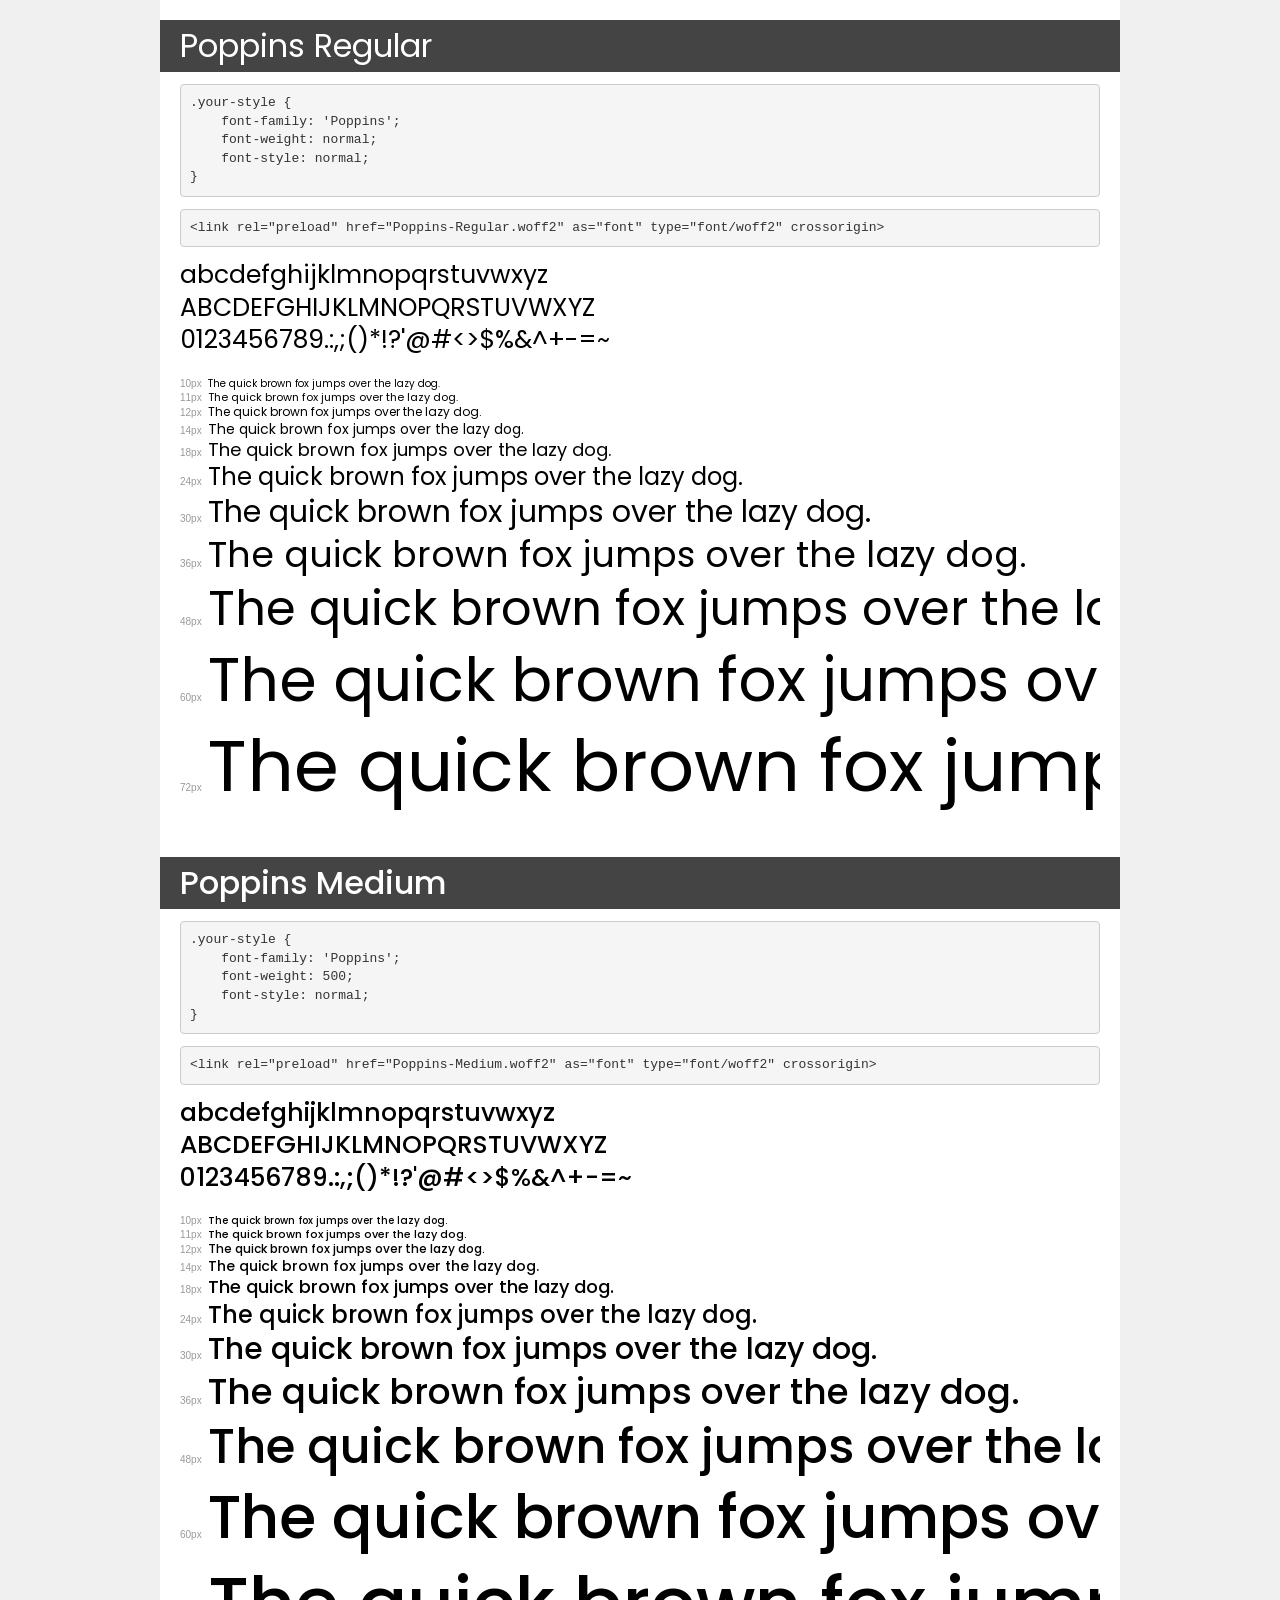
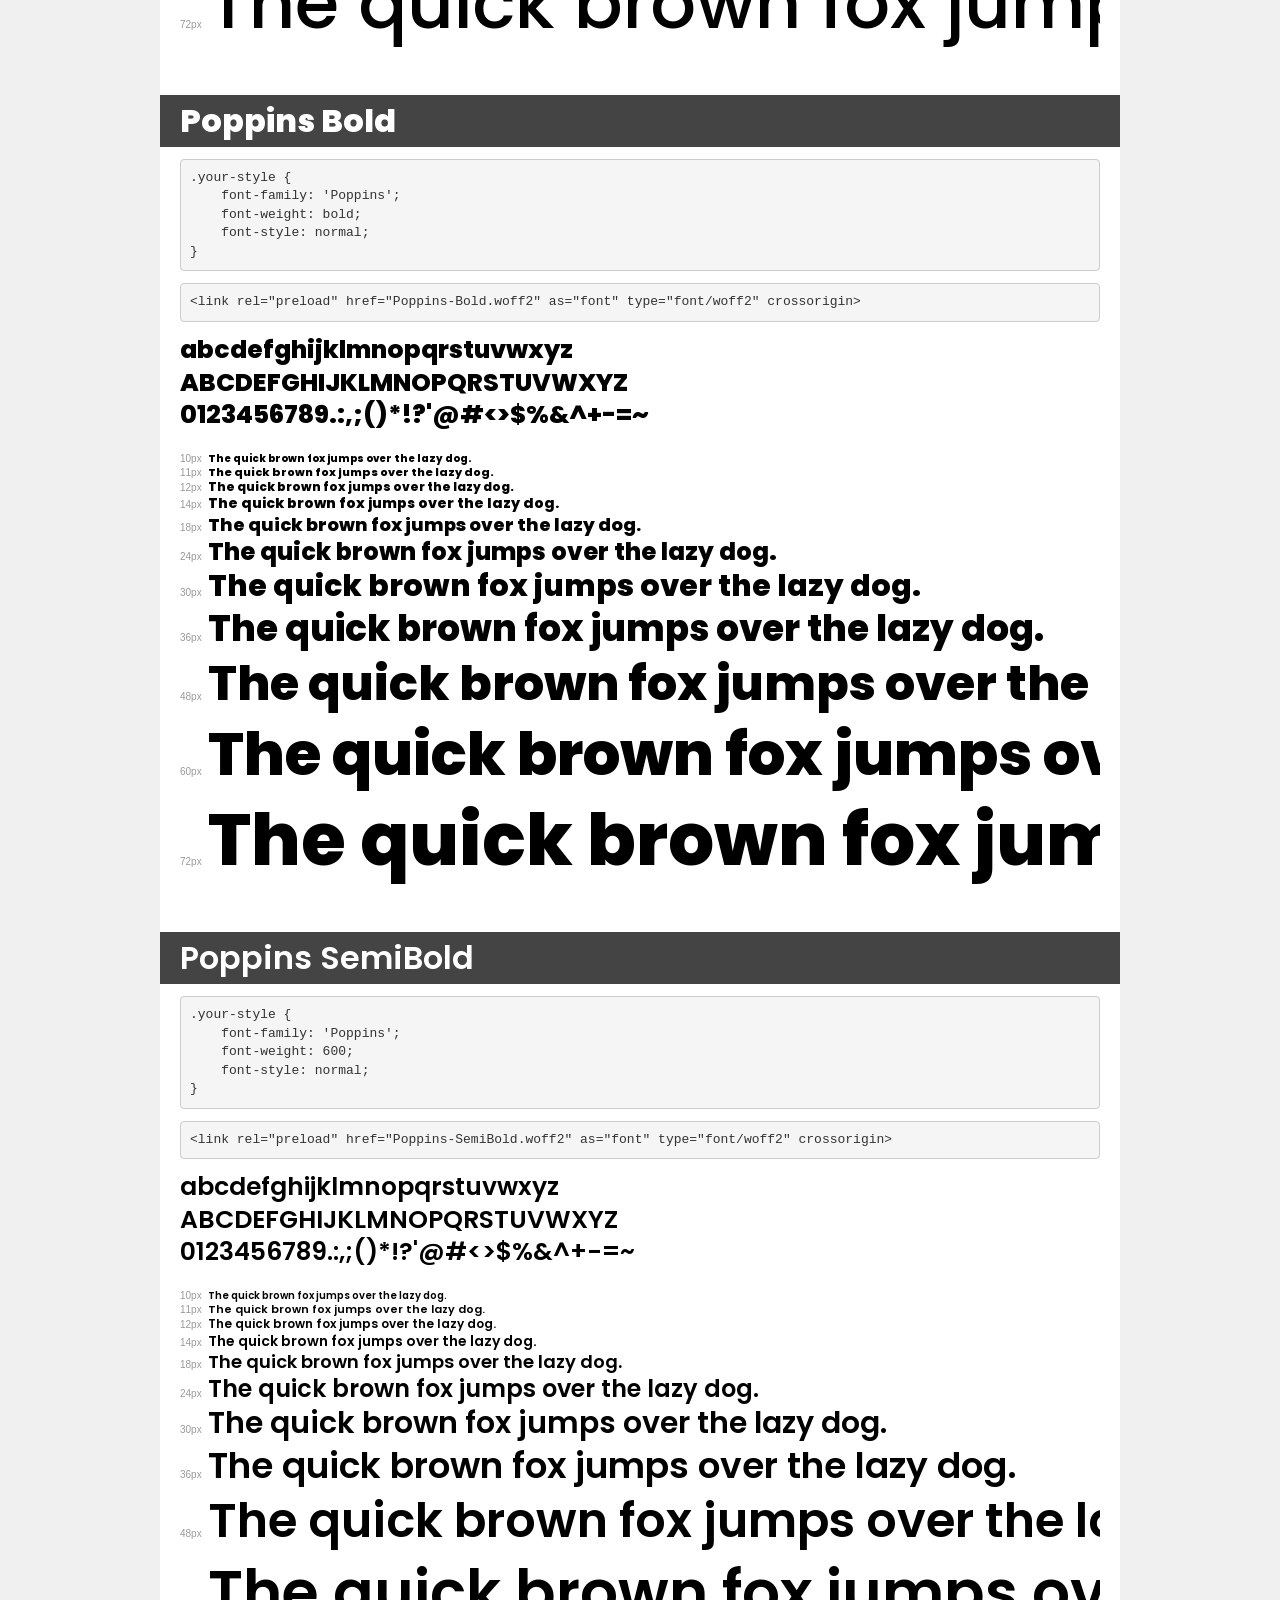
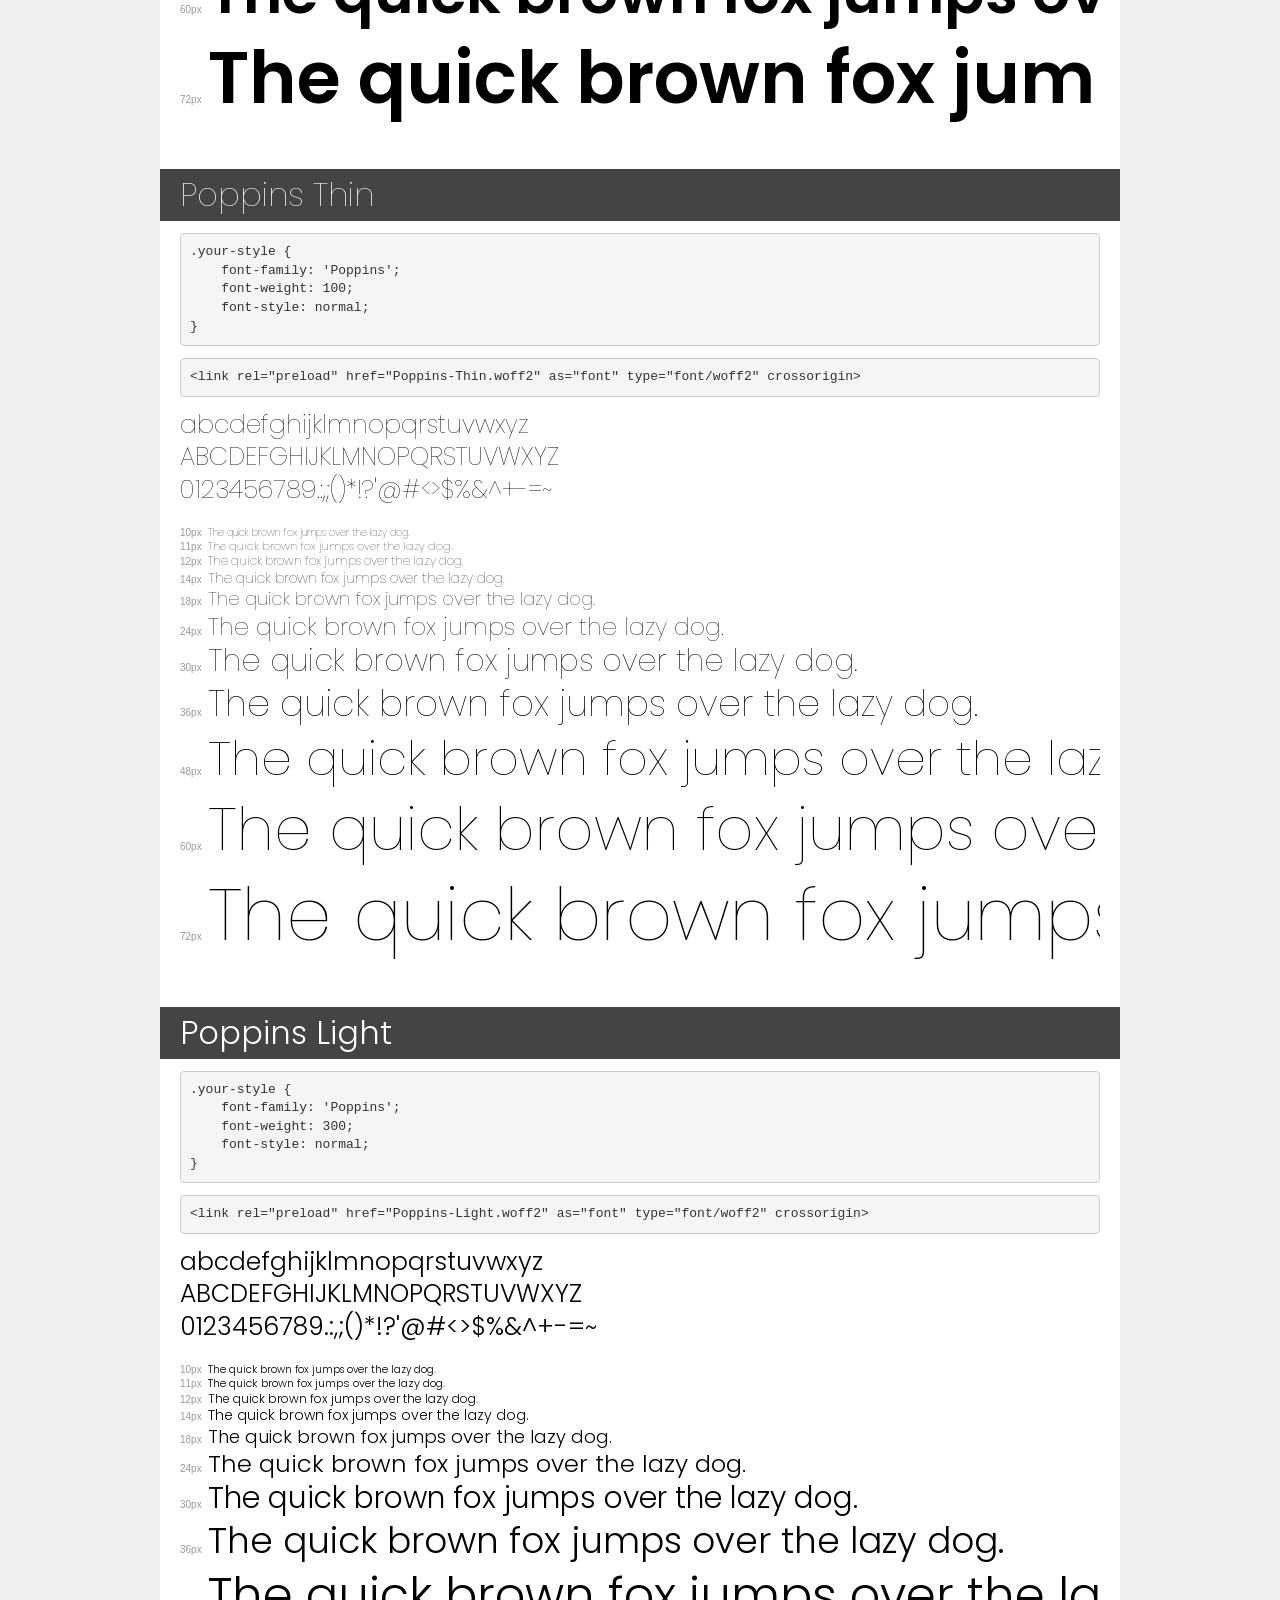
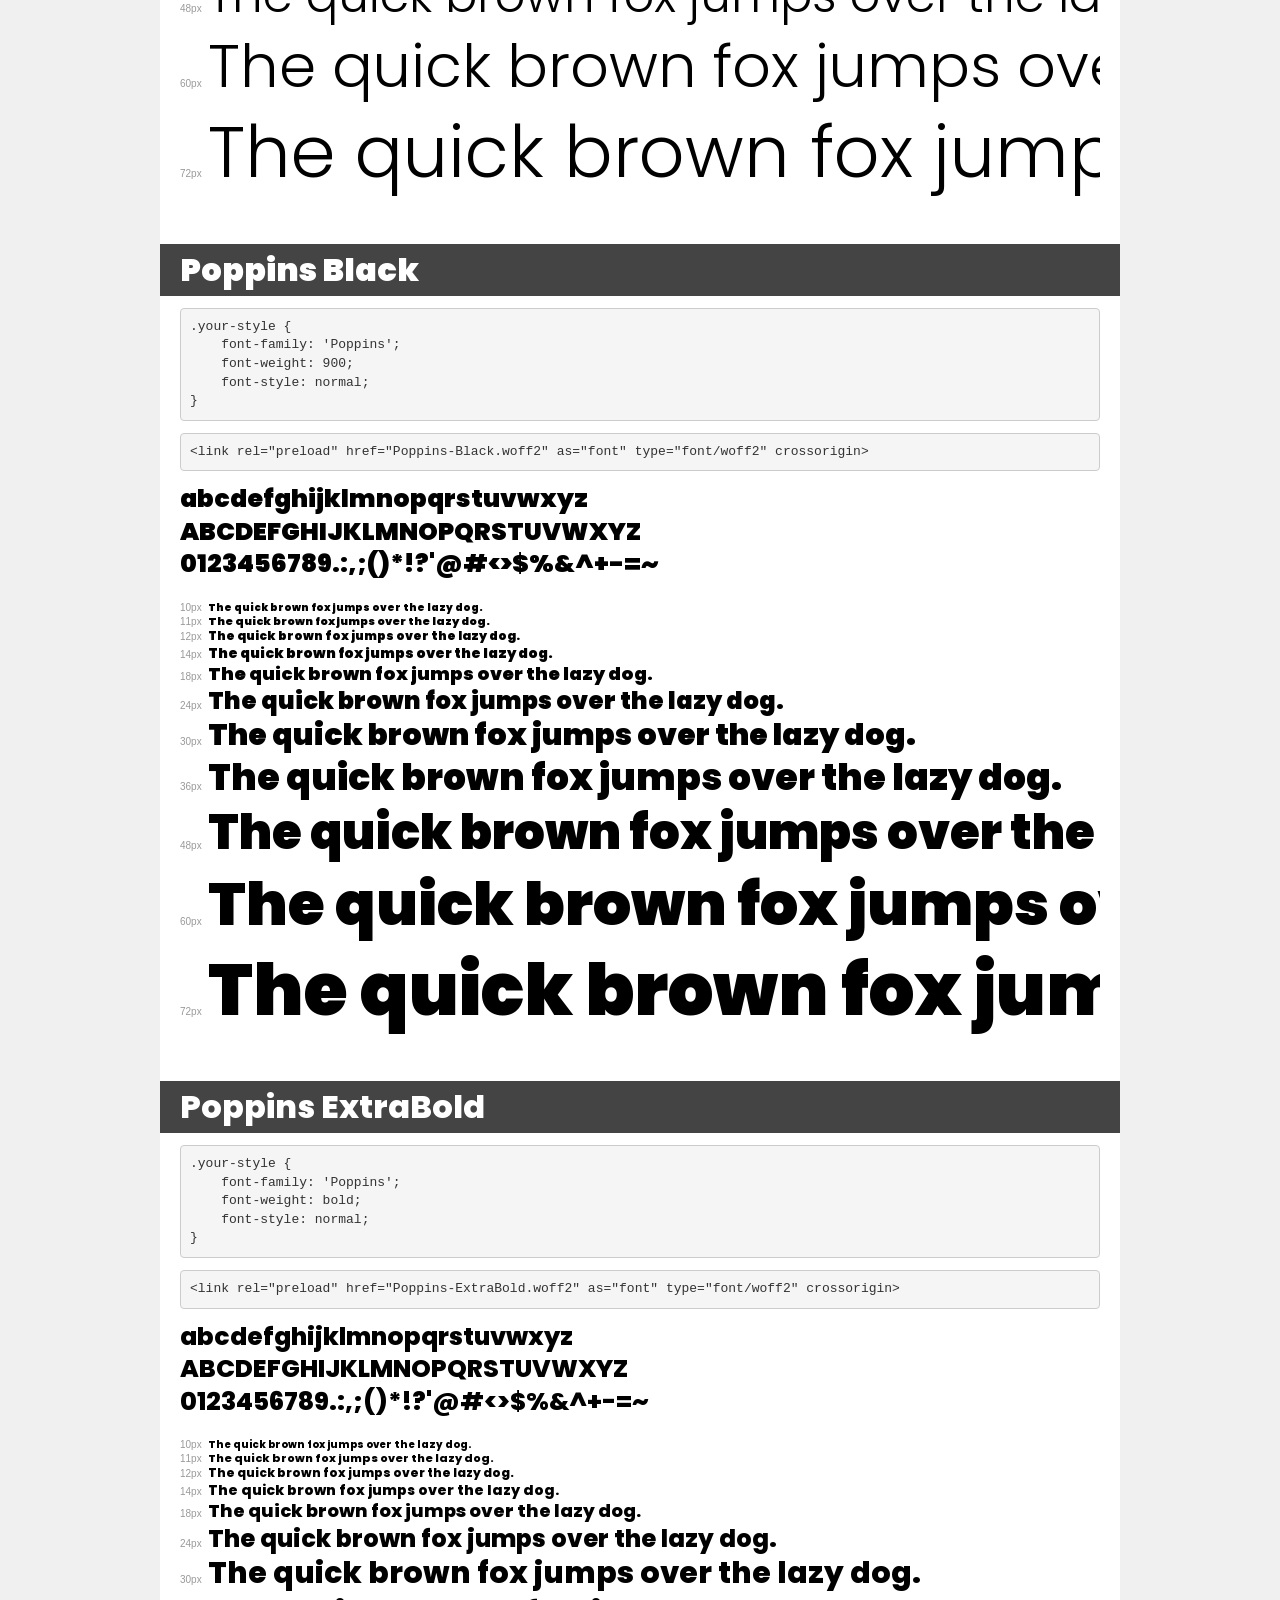
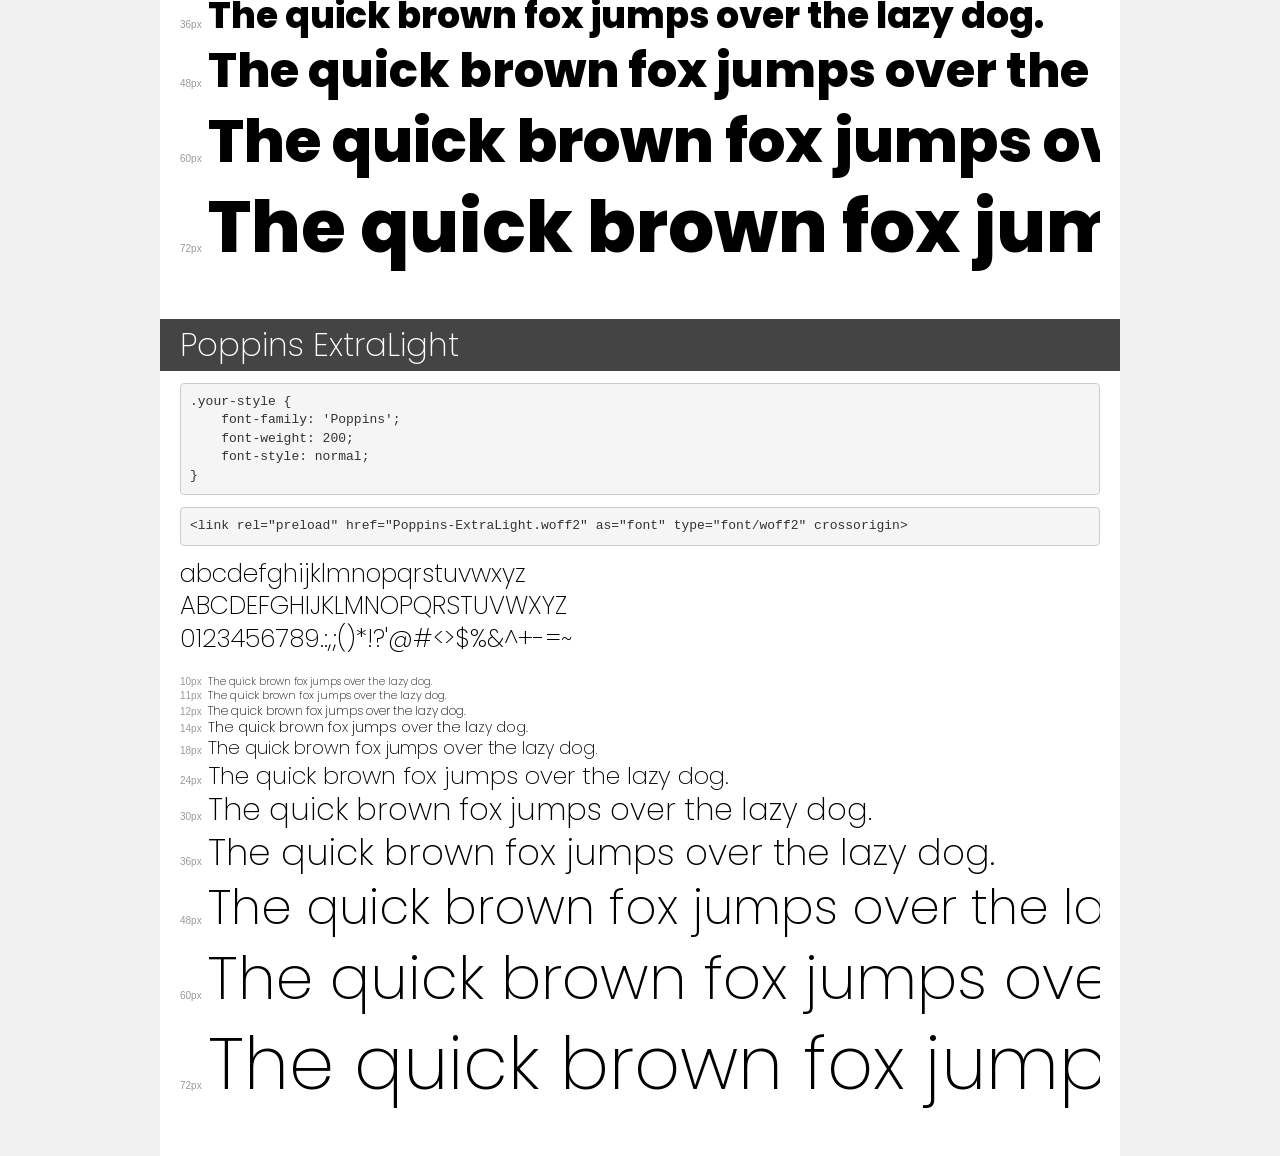
<file: font/Poppins/demo.html>
<!DOCTYPE html>
<html lang="en">
<head>
    <meta charset="utf-8">
    <meta http-equiv="X-UA-Compatible" content="IE=edge">
    <meta name="viewport" content="width=device-width, initial-scale=1">
    <meta name="robots" content="noindex, noarchive">
    <meta name="format-detection" content="telephone=no">
    <title>Transfonter demo</title>
    <link href="stylesheet.css" rel="stylesheet">
    <style>
        /*
        http://meyerweb.com/eric/tools/css/reset/
        v2.0 | 20110126
        License: none (public domain)
        */
        html, body, div, span, applet, object, iframe,
        h1, h2, h3, h4, h5, h6, p, blockquote, pre,
        a, abbr, acronym, address, big, cite, code,
        del, dfn, em, img, ins, kbd, q, s, samp,
        small, strike, strong, sub, sup, tt, var,
        b, u, i, center,
        dl, dt, dd, ol, ul, li,
        fieldset, form, label, legend,
        table, caption, tbody, tfoot, thead, tr, th, td,
        article, aside, canvas, details, embed,
        figure, figcaption, footer, header, hgroup,
        menu, nav, output, ruby, section, summary,
        time, mark, audio, video {
            margin: 0;
            padding: 0;
            border: 0;
            font-size: 100%;
            font: inherit;
            vertical-align: baseline;
        }
        /* HTML5 display-role reset for older browsers */
        article, aside, details, figcaption, figure,
        footer, header, hgroup, menu, nav, section {
            display: block;
        }
        body {
            line-height: 1;
        }
        ol, ul {
            list-style: none;
        }
        blockquote, q {
            quotes: none;
        }
        blockquote:before, blockquote:after,
        q:before, q:after {
            content: '';
            content: none;
        }
        table {
            border-collapse: collapse;
            border-spacing: 0;
        }
        /* demo styles */
        body {
            background: #f0f0f0;
            color: #000;
        }
        .page {
            background: #fff;
            width: 920px;
            margin: 0 auto;
            padding: 20px 20px 0 20px;
            overflow: hidden;
        }
        .font-container {
            overflow-x: auto;
            overflow-y: hidden;
            margin-bottom: 40px;
            line-height: 1.3;
            white-space: nowrap;
            padding-bottom: 5px;
        }
        h1 {
            position: relative;
            background: #444;
            font-size: 32px;
            color: #fff;
            padding: 10px 20px;
            margin: 0 -20px 12px -20px;
        }
        .letters {
            font-size: 25px;
            margin-bottom: 20px;
        }
        .s10:before {
            content: '10px';
        }
        .s11:before {
            content: '11px';
        }
        .s12:before {
            content: '12px';
        }
        .s14:before {
            content: '14px';
        }
        .s18:before {
            content: '18px';
        }
        .s24:before {
            content: '24px';
        }
        .s30:before {
            content: '30px';
        }
        .s36:before {
            content: '36px';
        }
        .s48:before {
            content: '48px';
        }
        .s60:before {
            content: '60px';
        }
        .s72:before {
            content: '72px';
        }
        .s10:before, .s11:before, .s12:before, .s14:before,
        .s18:before, .s24:before, .s30:before, .s36:before,
        .s48:before, .s60:before, .s72:before {
            font-family: Arial, sans-serif;
            font-size: 10px;
            font-weight: normal;
            font-style: normal;
            color: #999;
            padding-right: 6px;
        }
        pre {
            display: block;
            padding: 9px;
            margin: 0 0 12px;
            font-family: Monaco, Menlo, Consolas, "Courier New", monospace;
            font-size: 13px;
            line-height: 1.428571429;
            color: #333;
            font-weight: normal;
            font-style: normal;
            background-color: #f5f5f5;
            border: 1px solid #ccc;
            overflow-x: auto;
            border-radius: 4px;
        }
        /* responsive */
        @media (max-width: 959px) {
            .page {
                width: auto;
                margin: 0;
            }
        }
    </style>
</head>
<body>
<div class="page">
    <div class="demo">
        <h1 style="font-family: 'Poppins'; font-weight: normal; font-style: normal;">Poppins Regular</h1>
        <pre title="Usage">.your-style {
    font-family: 'Poppins';
    font-weight: normal;
    font-style: normal;
}</pre>
        <pre title="Preload (optional)">
&lt;link rel=&quot;preload&quot; href=&quot;Poppins-Regular.woff2&quot; as=&quot;font&quot; type=&quot;font/woff2&quot; crossorigin&gt;</pre>
        <div class="font-container" style="font-family: 'Poppins'; font-weight: normal; font-style: normal;">
            <p class="letters">
                abcdefghijklmnopqrstuvwxyz<br>
ABCDEFGHIJKLMNOPQRSTUVWXYZ<br>
                0123456789.:,;()*!?'@#&lt;&gt;$%&^+-=~
            </p>
            <p class="s10" style="font-size: 10px;">The quick brown fox jumps over the lazy dog.</p>
            <p class="s11" style="font-size: 11px;">The quick brown fox jumps over the lazy dog.</p>
            <p class="s12" style="font-size: 12px;">The quick brown fox jumps over the lazy dog.</p>
            <p class="s14" style="font-size: 14px;">The quick brown fox jumps over the lazy dog.</p>
            <p class="s18" style="font-size: 18px;">The quick brown fox jumps over the lazy dog.</p>
            <p class="s24" style="font-size: 24px;">The quick brown fox jumps over the lazy dog.</p>
            <p class="s30" style="font-size: 30px;">The quick brown fox jumps over the lazy dog.</p>
            <p class="s36" style="font-size: 36px;">The quick brown fox jumps over the lazy dog.</p>
            <p class="s48" style="font-size: 48px;">The quick brown fox jumps over the lazy dog.</p>
            <p class="s60" style="font-size: 60px;">The quick brown fox jumps over the lazy dog.</p>
            <p class="s72" style="font-size: 72px;">The quick brown fox jumps over the lazy dog.</p>
        </div>
    </div>

    <div class="demo">
        <h1 style="font-family: 'Poppins'; font-weight: 500; font-style: normal;">Poppins Medium</h1>
        <pre title="Usage">.your-style {
    font-family: 'Poppins';
    font-weight: 500;
    font-style: normal;
}</pre>
        <pre title="Preload (optional)">
&lt;link rel=&quot;preload&quot; href=&quot;Poppins-Medium.woff2&quot; as=&quot;font&quot; type=&quot;font/woff2&quot; crossorigin&gt;</pre>
        <div class="font-container" style="font-family: 'Poppins'; font-weight: 500; font-style: normal;">
            <p class="letters">
                abcdefghijklmnopqrstuvwxyz<br>
ABCDEFGHIJKLMNOPQRSTUVWXYZ<br>
                0123456789.:,;()*!?'@#&lt;&gt;$%&^+-=~
            </p>
            <p class="s10" style="font-size: 10px;">The quick brown fox jumps over the lazy dog.</p>
            <p class="s11" style="font-size: 11px;">The quick brown fox jumps over the lazy dog.</p>
            <p class="s12" style="font-size: 12px;">The quick brown fox jumps over the lazy dog.</p>
            <p class="s14" style="font-size: 14px;">The quick brown fox jumps over the lazy dog.</p>
            <p class="s18" style="font-size: 18px;">The quick brown fox jumps over the lazy dog.</p>
            <p class="s24" style="font-size: 24px;">The quick brown fox jumps over the lazy dog.</p>
            <p class="s30" style="font-size: 30px;">The quick brown fox jumps over the lazy dog.</p>
            <p class="s36" style="font-size: 36px;">The quick brown fox jumps over the lazy dog.</p>
            <p class="s48" style="font-size: 48px;">The quick brown fox jumps over the lazy dog.</p>
            <p class="s60" style="font-size: 60px;">The quick brown fox jumps over the lazy dog.</p>
            <p class="s72" style="font-size: 72px;">The quick brown fox jumps over the lazy dog.</p>
        </div>
    </div>

    <div class="demo">
        <h1 style="font-family: 'Poppins'; font-weight: bold; font-style: normal;">Poppins Bold</h1>
        <pre title="Usage">.your-style {
    font-family: 'Poppins';
    font-weight: bold;
    font-style: normal;
}</pre>
        <pre title="Preload (optional)">
&lt;link rel=&quot;preload&quot; href=&quot;Poppins-Bold.woff2&quot; as=&quot;font&quot; type=&quot;font/woff2&quot; crossorigin&gt;</pre>
        <div class="font-container" style="font-family: 'Poppins'; font-weight: bold; font-style: normal;">
            <p class="letters">
                abcdefghijklmnopqrstuvwxyz<br>
ABCDEFGHIJKLMNOPQRSTUVWXYZ<br>
                0123456789.:,;()*!?'@#&lt;&gt;$%&^+-=~
            </p>
            <p class="s10" style="font-size: 10px;">The quick brown fox jumps over the lazy dog.</p>
            <p class="s11" style="font-size: 11px;">The quick brown fox jumps over the lazy dog.</p>
            <p class="s12" style="font-size: 12px;">The quick brown fox jumps over the lazy dog.</p>
            <p class="s14" style="font-size: 14px;">The quick brown fox jumps over the lazy dog.</p>
            <p class="s18" style="font-size: 18px;">The quick brown fox jumps over the lazy dog.</p>
            <p class="s24" style="font-size: 24px;">The quick brown fox jumps over the lazy dog.</p>
            <p class="s30" style="font-size: 30px;">The quick brown fox jumps over the lazy dog.</p>
            <p class="s36" style="font-size: 36px;">The quick brown fox jumps over the lazy dog.</p>
            <p class="s48" style="font-size: 48px;">The quick brown fox jumps over the lazy dog.</p>
            <p class="s60" style="font-size: 60px;">The quick brown fox jumps over the lazy dog.</p>
            <p class="s72" style="font-size: 72px;">The quick brown fox jumps over the lazy dog.</p>
        </div>
    </div>

    <div class="demo">
        <h1 style="font-family: 'Poppins'; font-weight: 600; font-style: normal;">Poppins SemiBold</h1>
        <pre title="Usage">.your-style {
    font-family: 'Poppins';
    font-weight: 600;
    font-style: normal;
}</pre>
        <pre title="Preload (optional)">
&lt;link rel=&quot;preload&quot; href=&quot;Poppins-SemiBold.woff2&quot; as=&quot;font&quot; type=&quot;font/woff2&quot; crossorigin&gt;</pre>
        <div class="font-container" style="font-family: 'Poppins'; font-weight: 600; font-style: normal;">
            <p class="letters">
                abcdefghijklmnopqrstuvwxyz<br>
ABCDEFGHIJKLMNOPQRSTUVWXYZ<br>
                0123456789.:,;()*!?'@#&lt;&gt;$%&^+-=~
            </p>
            <p class="s10" style="font-size: 10px;">The quick brown fox jumps over the lazy dog.</p>
            <p class="s11" style="font-size: 11px;">The quick brown fox jumps over the lazy dog.</p>
            <p class="s12" style="font-size: 12px;">The quick brown fox jumps over the lazy dog.</p>
            <p class="s14" style="font-size: 14px;">The quick brown fox jumps over the lazy dog.</p>
            <p class="s18" style="font-size: 18px;">The quick brown fox jumps over the lazy dog.</p>
            <p class="s24" style="font-size: 24px;">The quick brown fox jumps over the lazy dog.</p>
            <p class="s30" style="font-size: 30px;">The quick brown fox jumps over the lazy dog.</p>
            <p class="s36" style="font-size: 36px;">The quick brown fox jumps over the lazy dog.</p>
            <p class="s48" style="font-size: 48px;">The quick brown fox jumps over the lazy dog.</p>
            <p class="s60" style="font-size: 60px;">The quick brown fox jumps over the lazy dog.</p>
            <p class="s72" style="font-size: 72px;">The quick brown fox jumps over the lazy dog.</p>
        </div>
    </div>

    <div class="demo">
        <h1 style="font-family: 'Poppins'; font-weight: 100; font-style: normal;">Poppins Thin</h1>
        <pre title="Usage">.your-style {
    font-family: 'Poppins';
    font-weight: 100;
    font-style: normal;
}</pre>
        <pre title="Preload (optional)">
&lt;link rel=&quot;preload&quot; href=&quot;Poppins-Thin.woff2&quot; as=&quot;font&quot; type=&quot;font/woff2&quot; crossorigin&gt;</pre>
        <div class="font-container" style="font-family: 'Poppins'; font-weight: 100; font-style: normal;">
            <p class="letters">
                abcdefghijklmnopqrstuvwxyz<br>
ABCDEFGHIJKLMNOPQRSTUVWXYZ<br>
                0123456789.:,;()*!?'@#&lt;&gt;$%&^+-=~
            </p>
            <p class="s10" style="font-size: 10px;">The quick brown fox jumps over the lazy dog.</p>
            <p class="s11" style="font-size: 11px;">The quick brown fox jumps over the lazy dog.</p>
            <p class="s12" style="font-size: 12px;">The quick brown fox jumps over the lazy dog.</p>
            <p class="s14" style="font-size: 14px;">The quick brown fox jumps over the lazy dog.</p>
            <p class="s18" style="font-size: 18px;">The quick brown fox jumps over the lazy dog.</p>
            <p class="s24" style="font-size: 24px;">The quick brown fox jumps over the lazy dog.</p>
            <p class="s30" style="font-size: 30px;">The quick brown fox jumps over the lazy dog.</p>
            <p class="s36" style="font-size: 36px;">The quick brown fox jumps over the lazy dog.</p>
            <p class="s48" style="font-size: 48px;">The quick brown fox jumps over the lazy dog.</p>
            <p class="s60" style="font-size: 60px;">The quick brown fox jumps over the lazy dog.</p>
            <p class="s72" style="font-size: 72px;">The quick brown fox jumps over the lazy dog.</p>
        </div>
    </div>

    <div class="demo">
        <h1 style="font-family: 'Poppins'; font-weight: 300; font-style: normal;">Poppins Light</h1>
        <pre title="Usage">.your-style {
    font-family: 'Poppins';
    font-weight: 300;
    font-style: normal;
}</pre>
        <pre title="Preload (optional)">
&lt;link rel=&quot;preload&quot; href=&quot;Poppins-Light.woff2&quot; as=&quot;font&quot; type=&quot;font/woff2&quot; crossorigin&gt;</pre>
        <div class="font-container" style="font-family: 'Poppins'; font-weight: 300; font-style: normal;">
            <p class="letters">
                abcdefghijklmnopqrstuvwxyz<br>
ABCDEFGHIJKLMNOPQRSTUVWXYZ<br>
                0123456789.:,;()*!?'@#&lt;&gt;$%&^+-=~
            </p>
            <p class="s10" style="font-size: 10px;">The quick brown fox jumps over the lazy dog.</p>
            <p class="s11" style="font-size: 11px;">The quick brown fox jumps over the lazy dog.</p>
            <p class="s12" style="font-size: 12px;">The quick brown fox jumps over the lazy dog.</p>
            <p class="s14" style="font-size: 14px;">The quick brown fox jumps over the lazy dog.</p>
            <p class="s18" style="font-size: 18px;">The quick brown fox jumps over the lazy dog.</p>
            <p class="s24" style="font-size: 24px;">The quick brown fox jumps over the lazy dog.</p>
            <p class="s30" style="font-size: 30px;">The quick brown fox jumps over the lazy dog.</p>
            <p class="s36" style="font-size: 36px;">The quick brown fox jumps over the lazy dog.</p>
            <p class="s48" style="font-size: 48px;">The quick brown fox jumps over the lazy dog.</p>
            <p class="s60" style="font-size: 60px;">The quick brown fox jumps over the lazy dog.</p>
            <p class="s72" style="font-size: 72px;">The quick brown fox jumps over the lazy dog.</p>
        </div>
    </div>

    <div class="demo">
        <h1 style="font-family: 'Poppins'; font-weight: 900; font-style: normal;">Poppins Black</h1>
        <pre title="Usage">.your-style {
    font-family: 'Poppins';
    font-weight: 900;
    font-style: normal;
}</pre>
        <pre title="Preload (optional)">
&lt;link rel=&quot;preload&quot; href=&quot;Poppins-Black.woff2&quot; as=&quot;font&quot; type=&quot;font/woff2&quot; crossorigin&gt;</pre>
        <div class="font-container" style="font-family: 'Poppins'; font-weight: 900; font-style: normal;">
            <p class="letters">
                abcdefghijklmnopqrstuvwxyz<br>
ABCDEFGHIJKLMNOPQRSTUVWXYZ<br>
                0123456789.:,;()*!?'@#&lt;&gt;$%&^+-=~
            </p>
            <p class="s10" style="font-size: 10px;">The quick brown fox jumps over the lazy dog.</p>
            <p class="s11" style="font-size: 11px;">The quick brown fox jumps over the lazy dog.</p>
            <p class="s12" style="font-size: 12px;">The quick brown fox jumps over the lazy dog.</p>
            <p class="s14" style="font-size: 14px;">The quick brown fox jumps over the lazy dog.</p>
            <p class="s18" style="font-size: 18px;">The quick brown fox jumps over the lazy dog.</p>
            <p class="s24" style="font-size: 24px;">The quick brown fox jumps over the lazy dog.</p>
            <p class="s30" style="font-size: 30px;">The quick brown fox jumps over the lazy dog.</p>
            <p class="s36" style="font-size: 36px;">The quick brown fox jumps over the lazy dog.</p>
            <p class="s48" style="font-size: 48px;">The quick brown fox jumps over the lazy dog.</p>
            <p class="s60" style="font-size: 60px;">The quick brown fox jumps over the lazy dog.</p>
            <p class="s72" style="font-size: 72px;">The quick brown fox jumps over the lazy dog.</p>
        </div>
    </div>

    <div class="demo">
        <h1 style="font-family: 'Poppins'; font-weight: bold; font-style: normal;">Poppins ExtraBold</h1>
        <pre title="Usage">.your-style {
    font-family: 'Poppins';
    font-weight: bold;
    font-style: normal;
}</pre>
        <pre title="Preload (optional)">
&lt;link rel=&quot;preload&quot; href=&quot;Poppins-ExtraBold.woff2&quot; as=&quot;font&quot; type=&quot;font/woff2&quot; crossorigin&gt;</pre>
        <div class="font-container" style="font-family: 'Poppins'; font-weight: bold; font-style: normal;">
            <p class="letters">
                abcdefghijklmnopqrstuvwxyz<br>
ABCDEFGHIJKLMNOPQRSTUVWXYZ<br>
                0123456789.:,;()*!?'@#&lt;&gt;$%&^+-=~
            </p>
            <p class="s10" style="font-size: 10px;">The quick brown fox jumps over the lazy dog.</p>
            <p class="s11" style="font-size: 11px;">The quick brown fox jumps over the lazy dog.</p>
            <p class="s12" style="font-size: 12px;">The quick brown fox jumps over the lazy dog.</p>
            <p class="s14" style="font-size: 14px;">The quick brown fox jumps over the lazy dog.</p>
            <p class="s18" style="font-size: 18px;">The quick brown fox jumps over the lazy dog.</p>
            <p class="s24" style="font-size: 24px;">The quick brown fox jumps over the lazy dog.</p>
            <p class="s30" style="font-size: 30px;">The quick brown fox jumps over the lazy dog.</p>
            <p class="s36" style="font-size: 36px;">The quick brown fox jumps over the lazy dog.</p>
            <p class="s48" style="font-size: 48px;">The quick brown fox jumps over the lazy dog.</p>
            <p class="s60" style="font-size: 60px;">The quick brown fox jumps over the lazy dog.</p>
            <p class="s72" style="font-size: 72px;">The quick brown fox jumps over the lazy dog.</p>
        </div>
    </div>

    <div class="demo">
        <h1 style="font-family: 'Poppins'; font-weight: 200; font-style: normal;">Poppins ExtraLight</h1>
        <pre title="Usage">.your-style {
    font-family: 'Poppins';
    font-weight: 200;
    font-style: normal;
}</pre>
        <pre title="Preload (optional)">
&lt;link rel=&quot;preload&quot; href=&quot;Poppins-ExtraLight.woff2&quot; as=&quot;font&quot; type=&quot;font/woff2&quot; crossorigin&gt;</pre>
        <div class="font-container" style="font-family: 'Poppins'; font-weight: 200; font-style: normal;">
            <p class="letters">
                abcdefghijklmnopqrstuvwxyz<br>
ABCDEFGHIJKLMNOPQRSTUVWXYZ<br>
                0123456789.:,;()*!?'@#&lt;&gt;$%&^+-=~
            </p>
            <p class="s10" style="font-size: 10px;">The quick brown fox jumps over the lazy dog.</p>
            <p class="s11" style="font-size: 11px;">The quick brown fox jumps over the lazy dog.</p>
            <p class="s12" style="font-size: 12px;">The quick brown fox jumps over the lazy dog.</p>
            <p class="s14" style="font-size: 14px;">The quick brown fox jumps over the lazy dog.</p>
            <p class="s18" style="font-size: 18px;">The quick brown fox jumps over the lazy dog.</p>
            <p class="s24" style="font-size: 24px;">The quick brown fox jumps over the lazy dog.</p>
            <p class="s30" style="font-size: 30px;">The quick brown fox jumps over the lazy dog.</p>
            <p class="s36" style="font-size: 36px;">The quick brown fox jumps over the lazy dog.</p>
            <p class="s48" style="font-size: 48px;">The quick brown fox jumps over the lazy dog.</p>
            <p class="s60" style="font-size: 60px;">The quick brown fox jumps over the lazy dog.</p>
            <p class="s72" style="font-size: 72px;">The quick brown fox jumps over the lazy dog.</p>
        </div>
    </div>

</div>
</body>
</html>
</file>
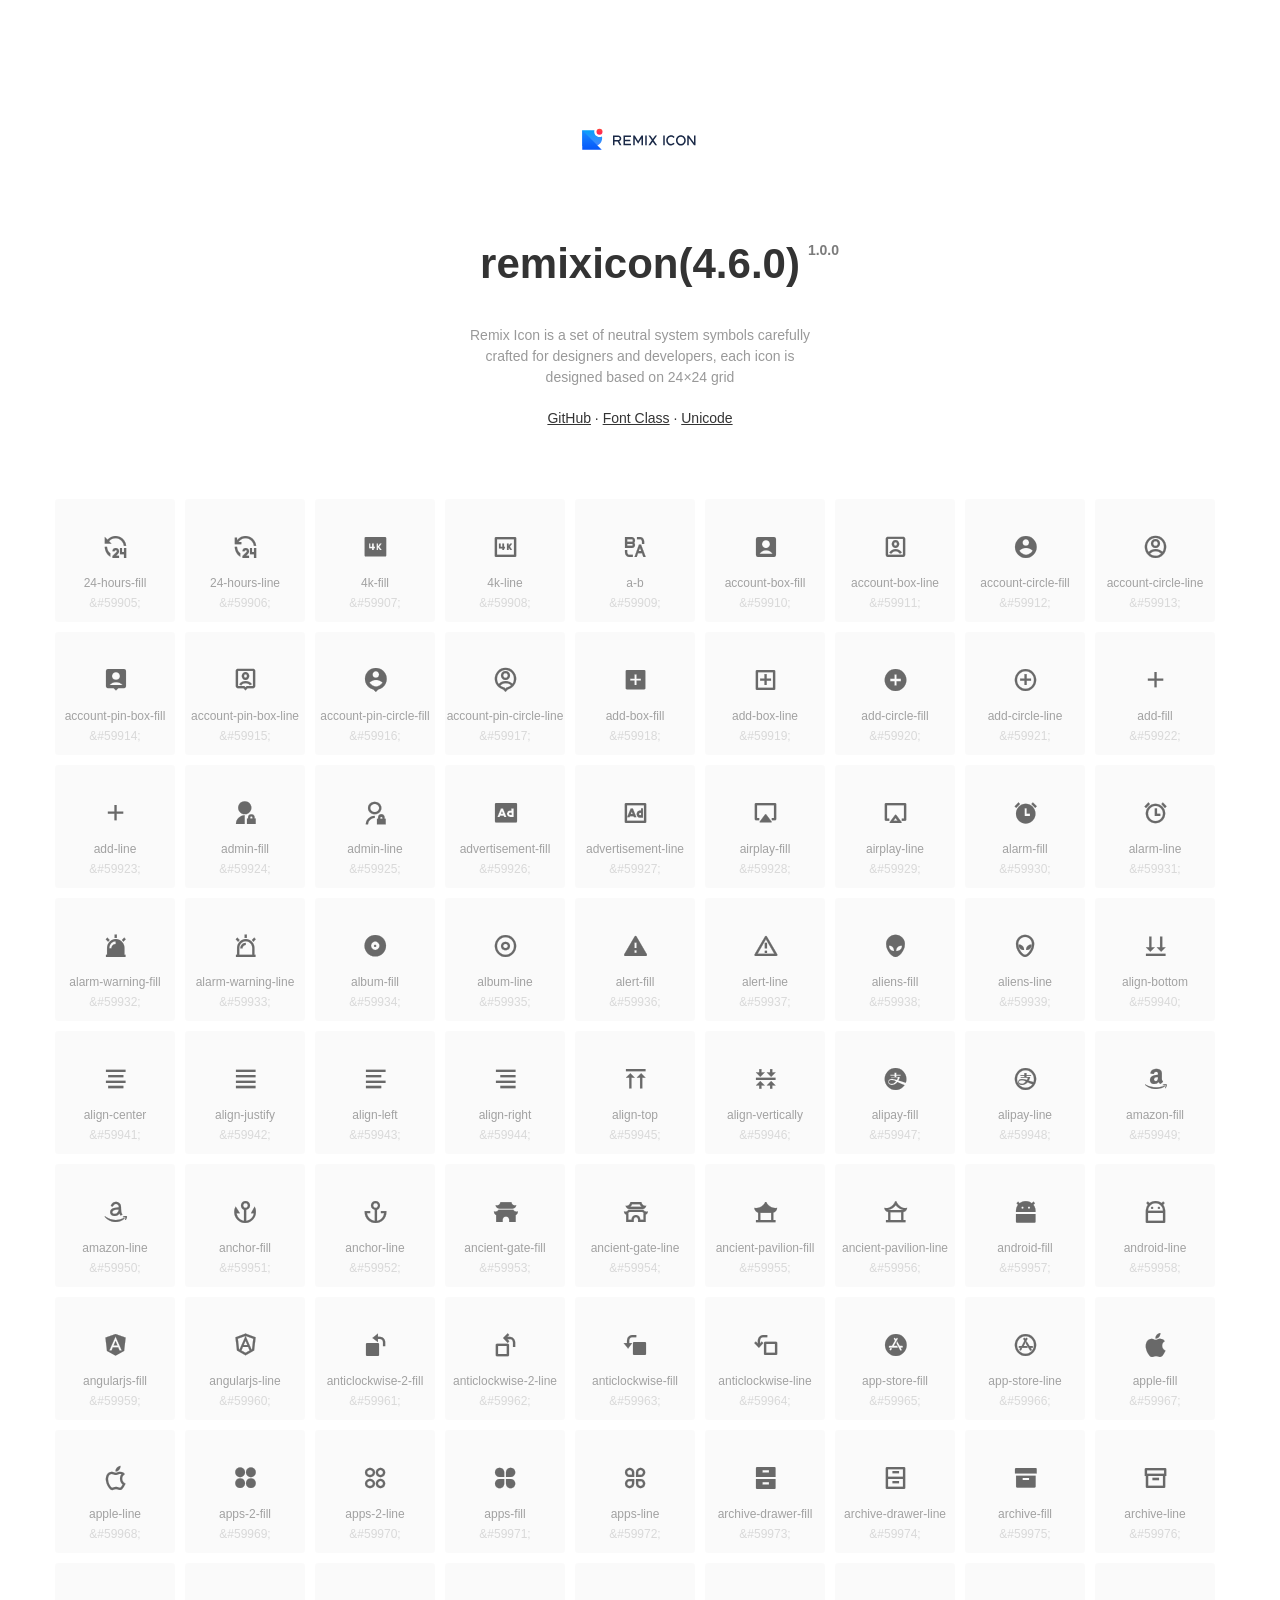
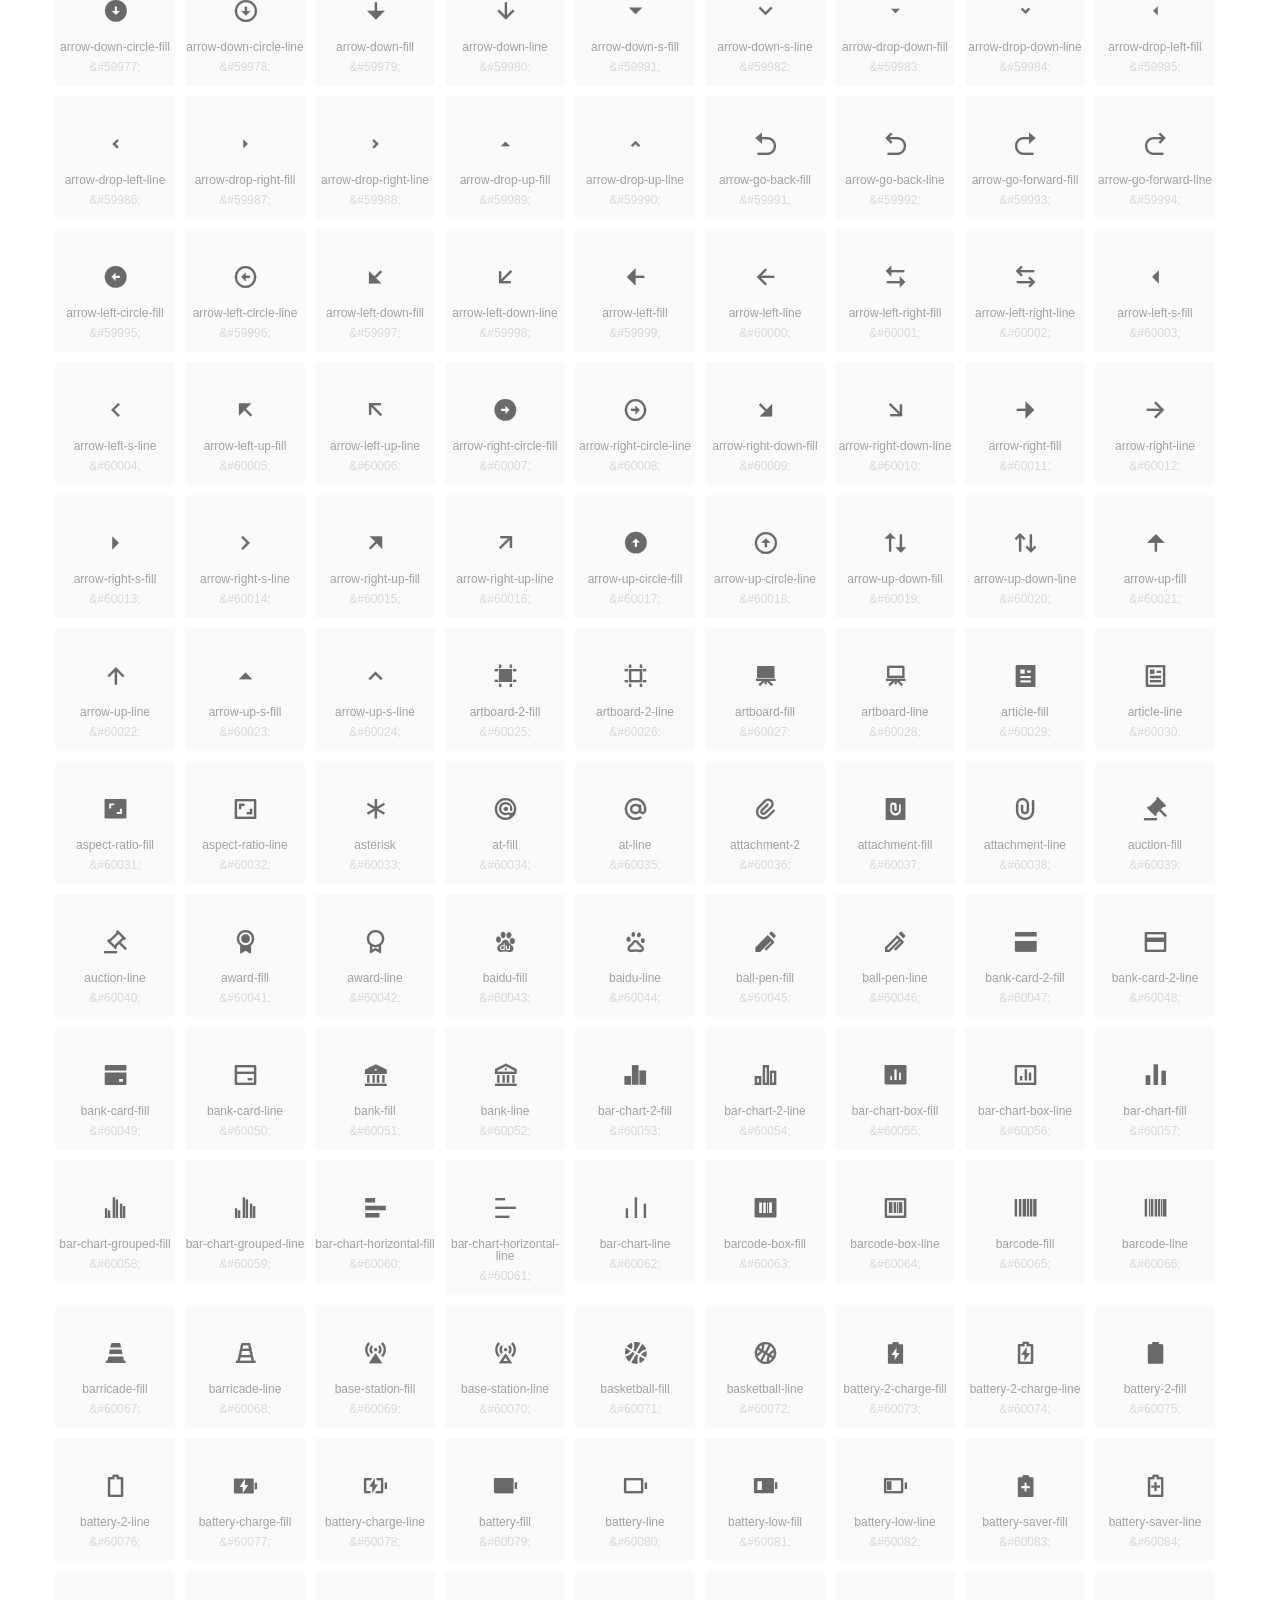
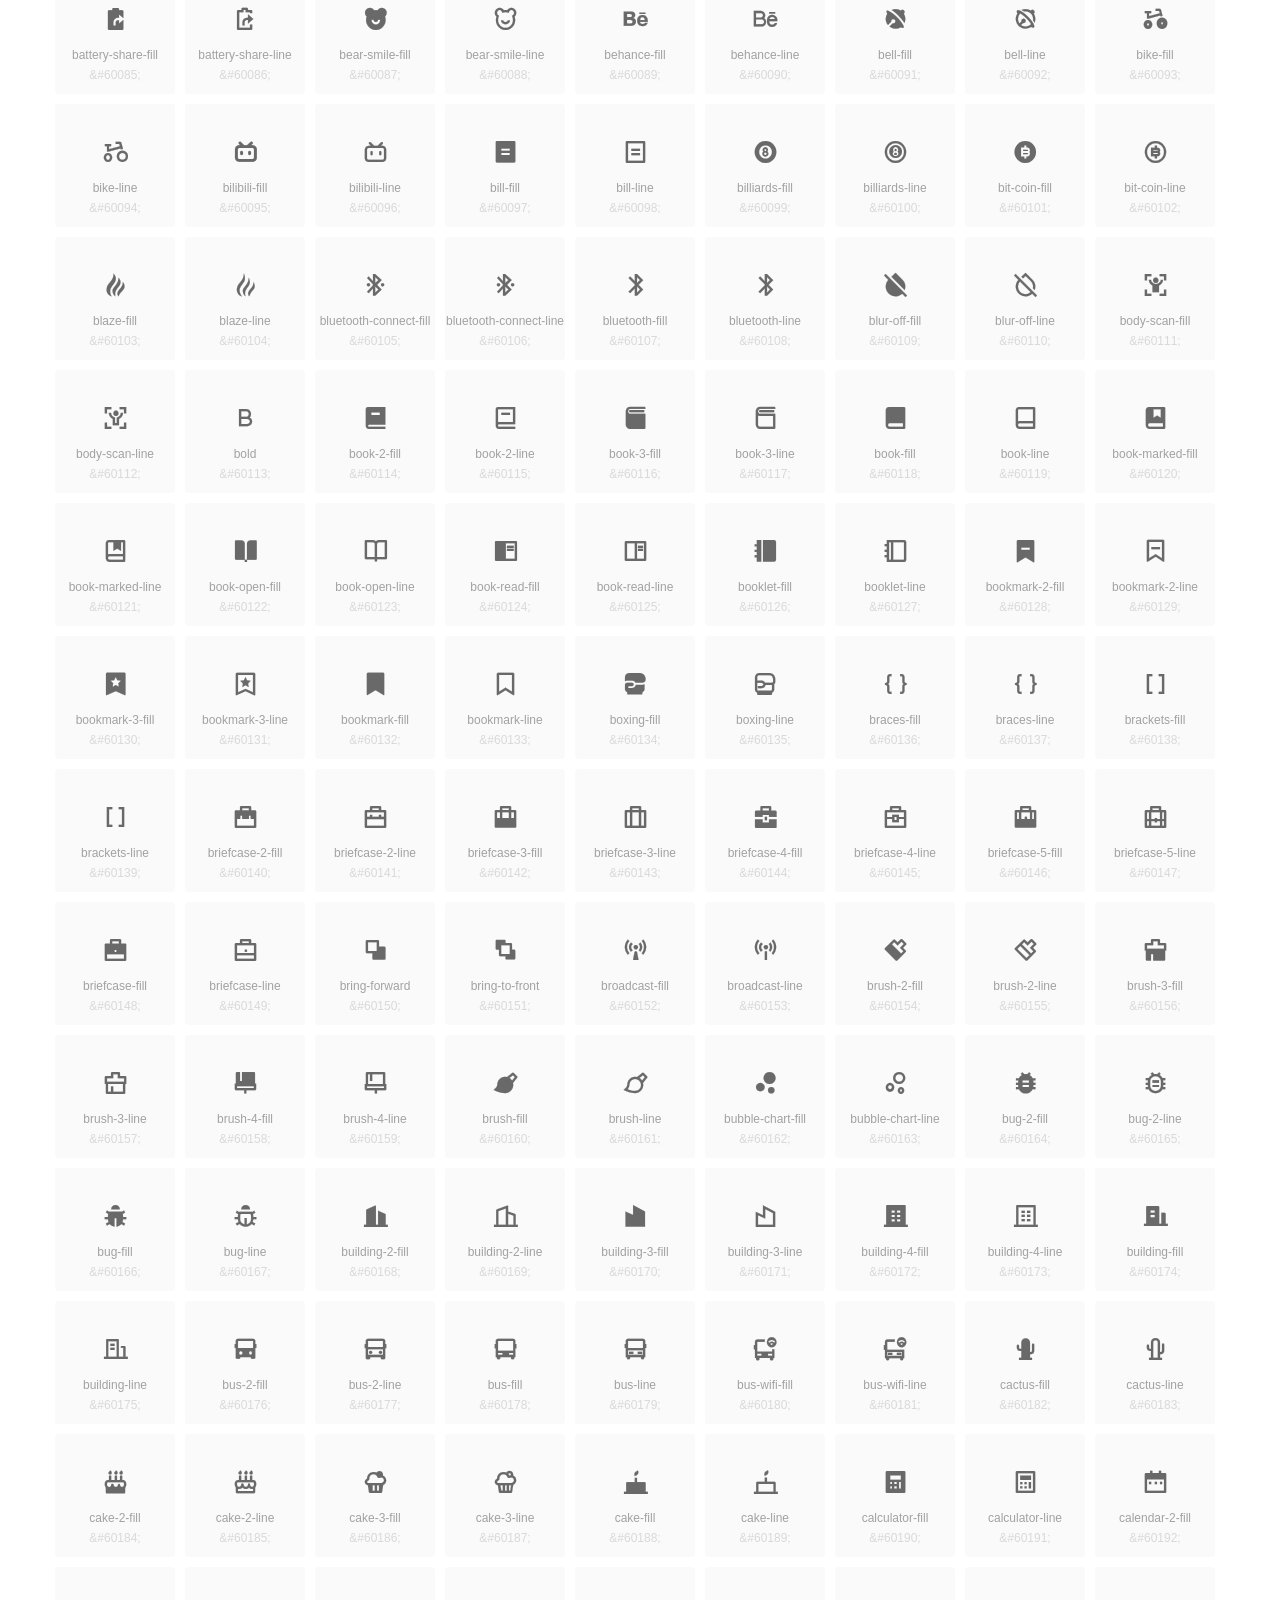
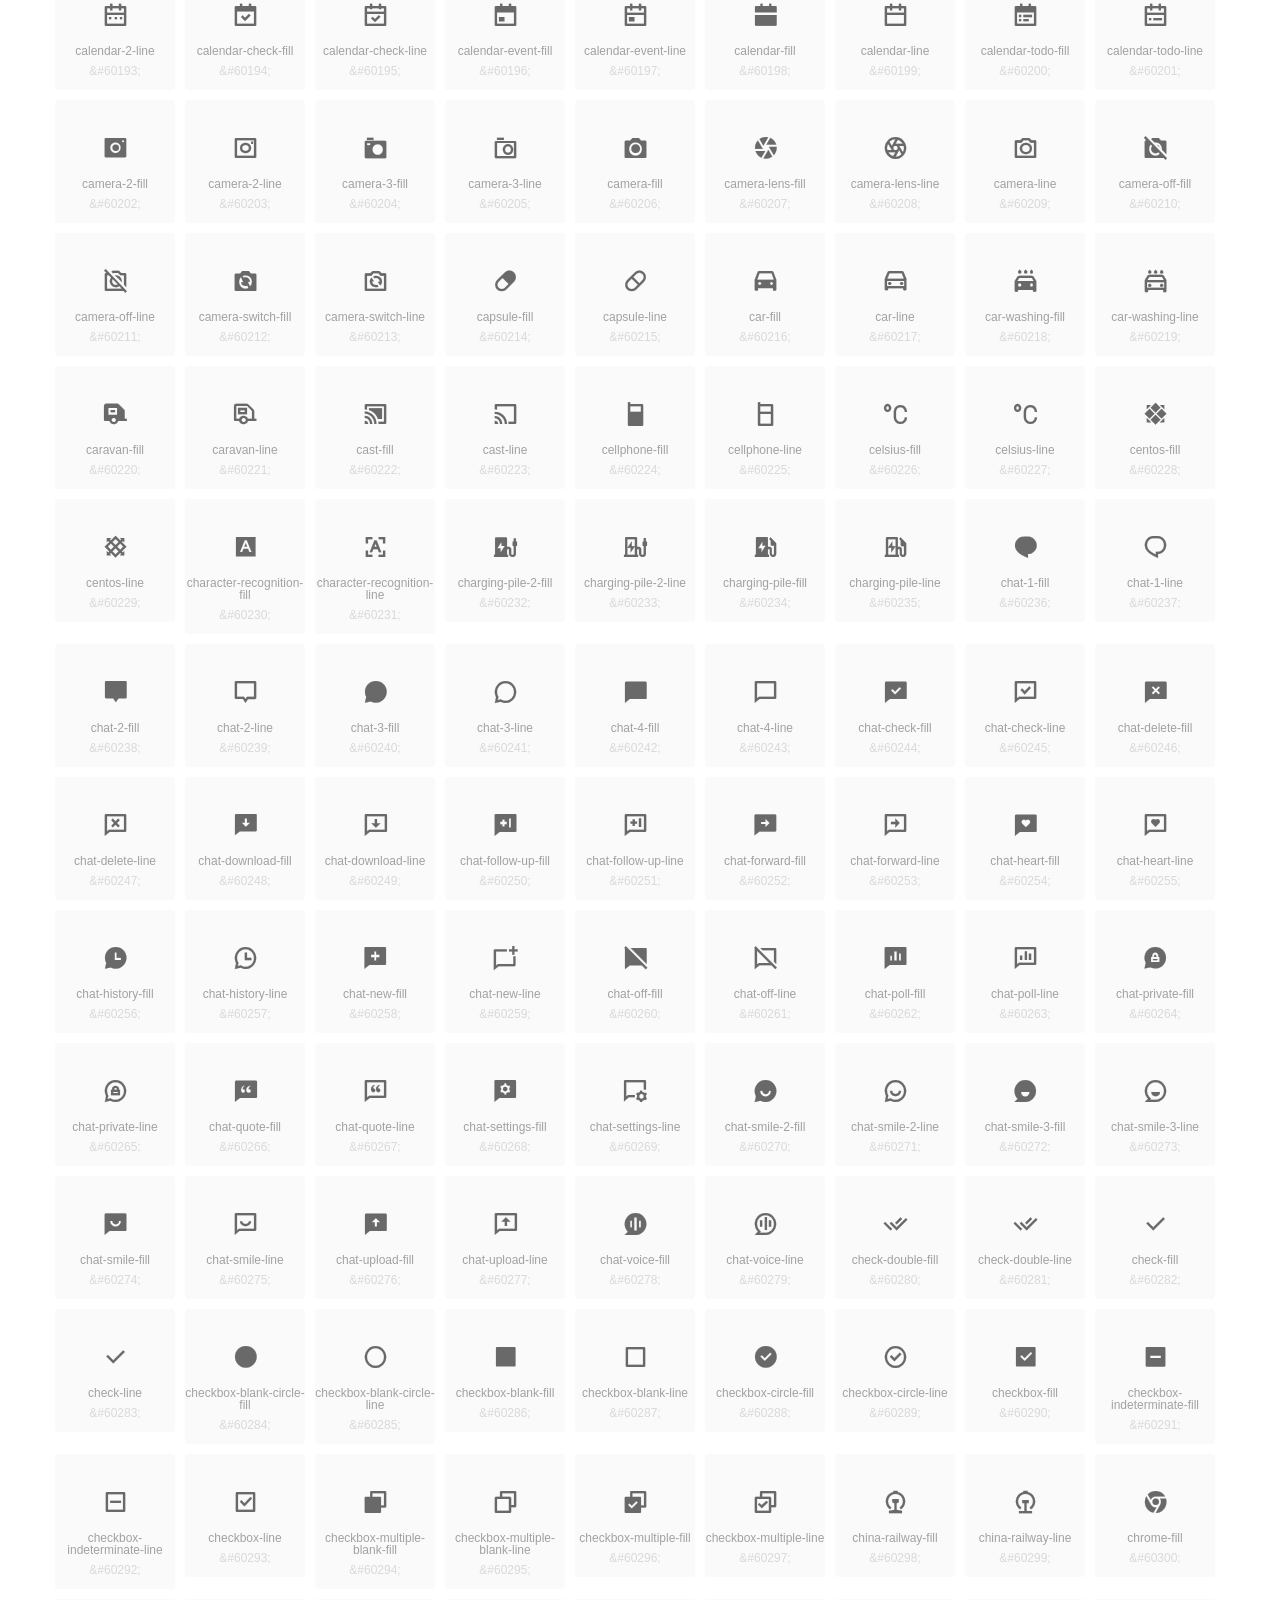
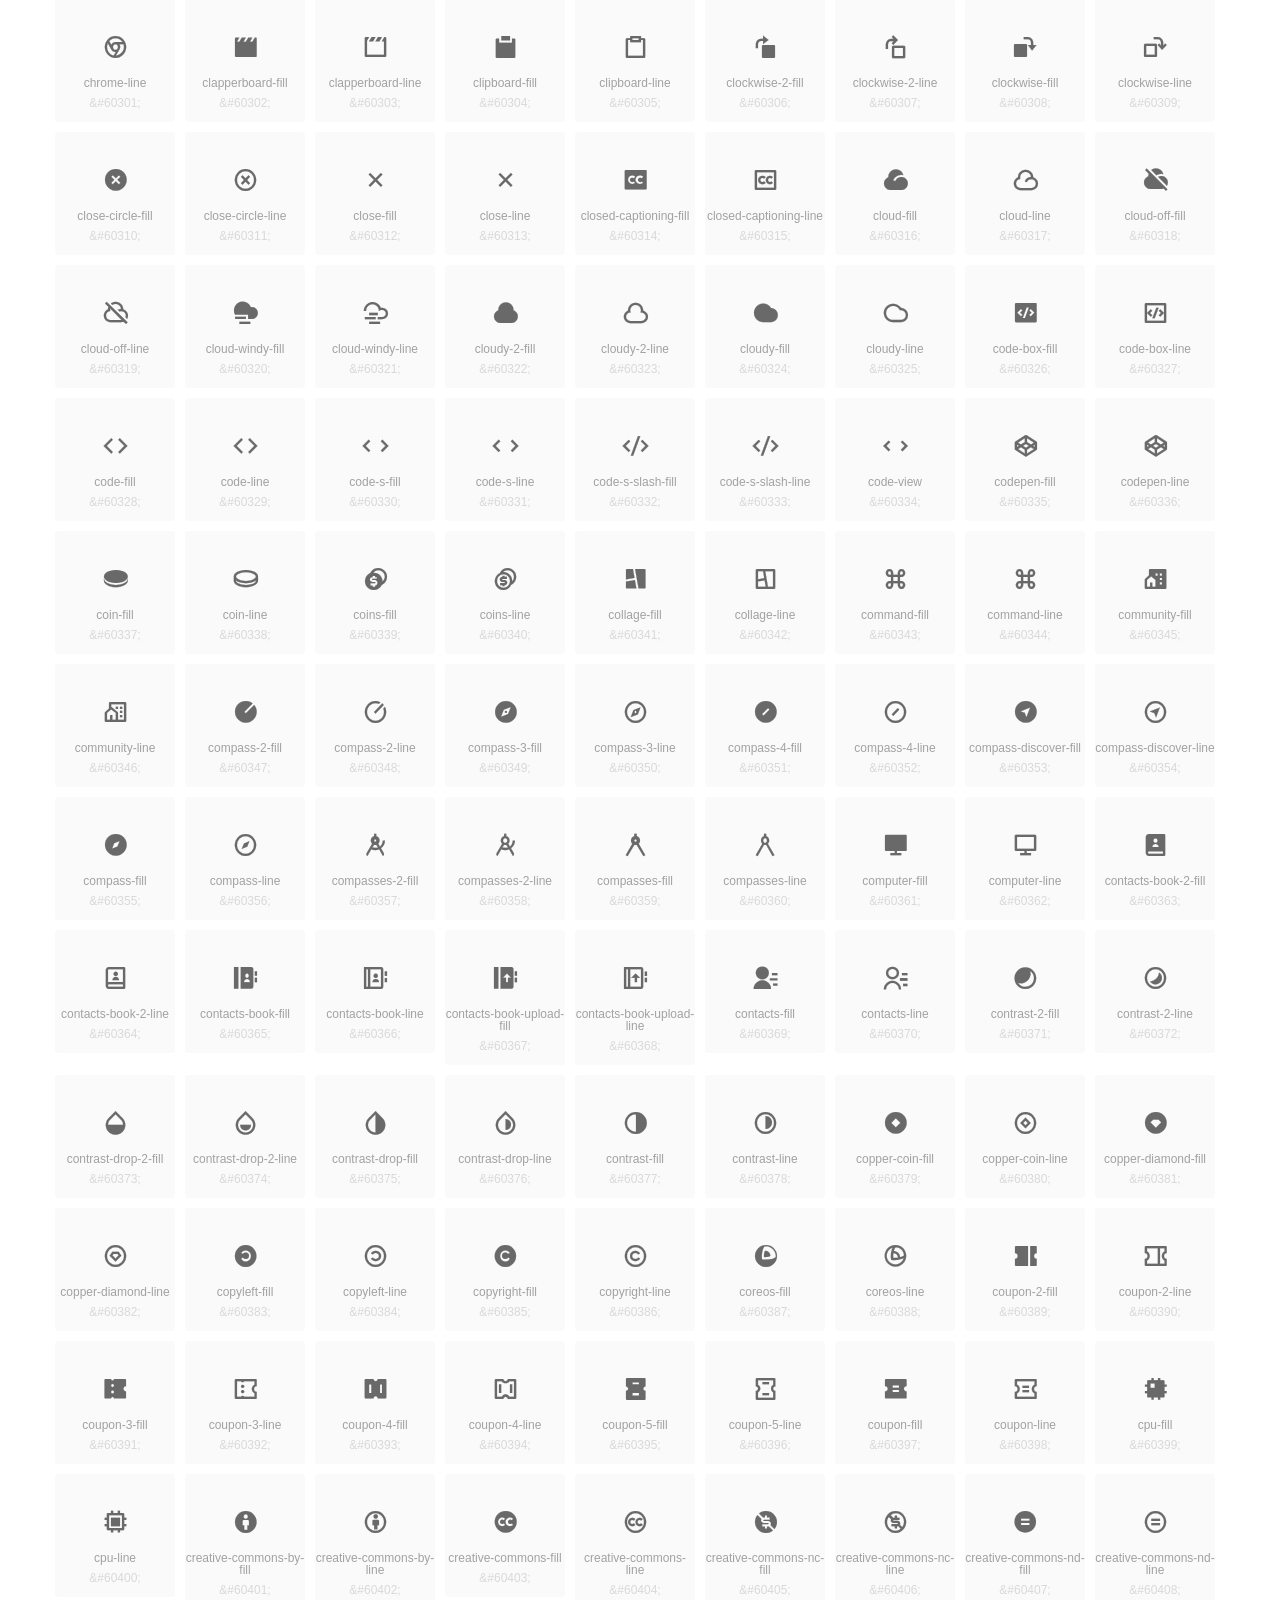
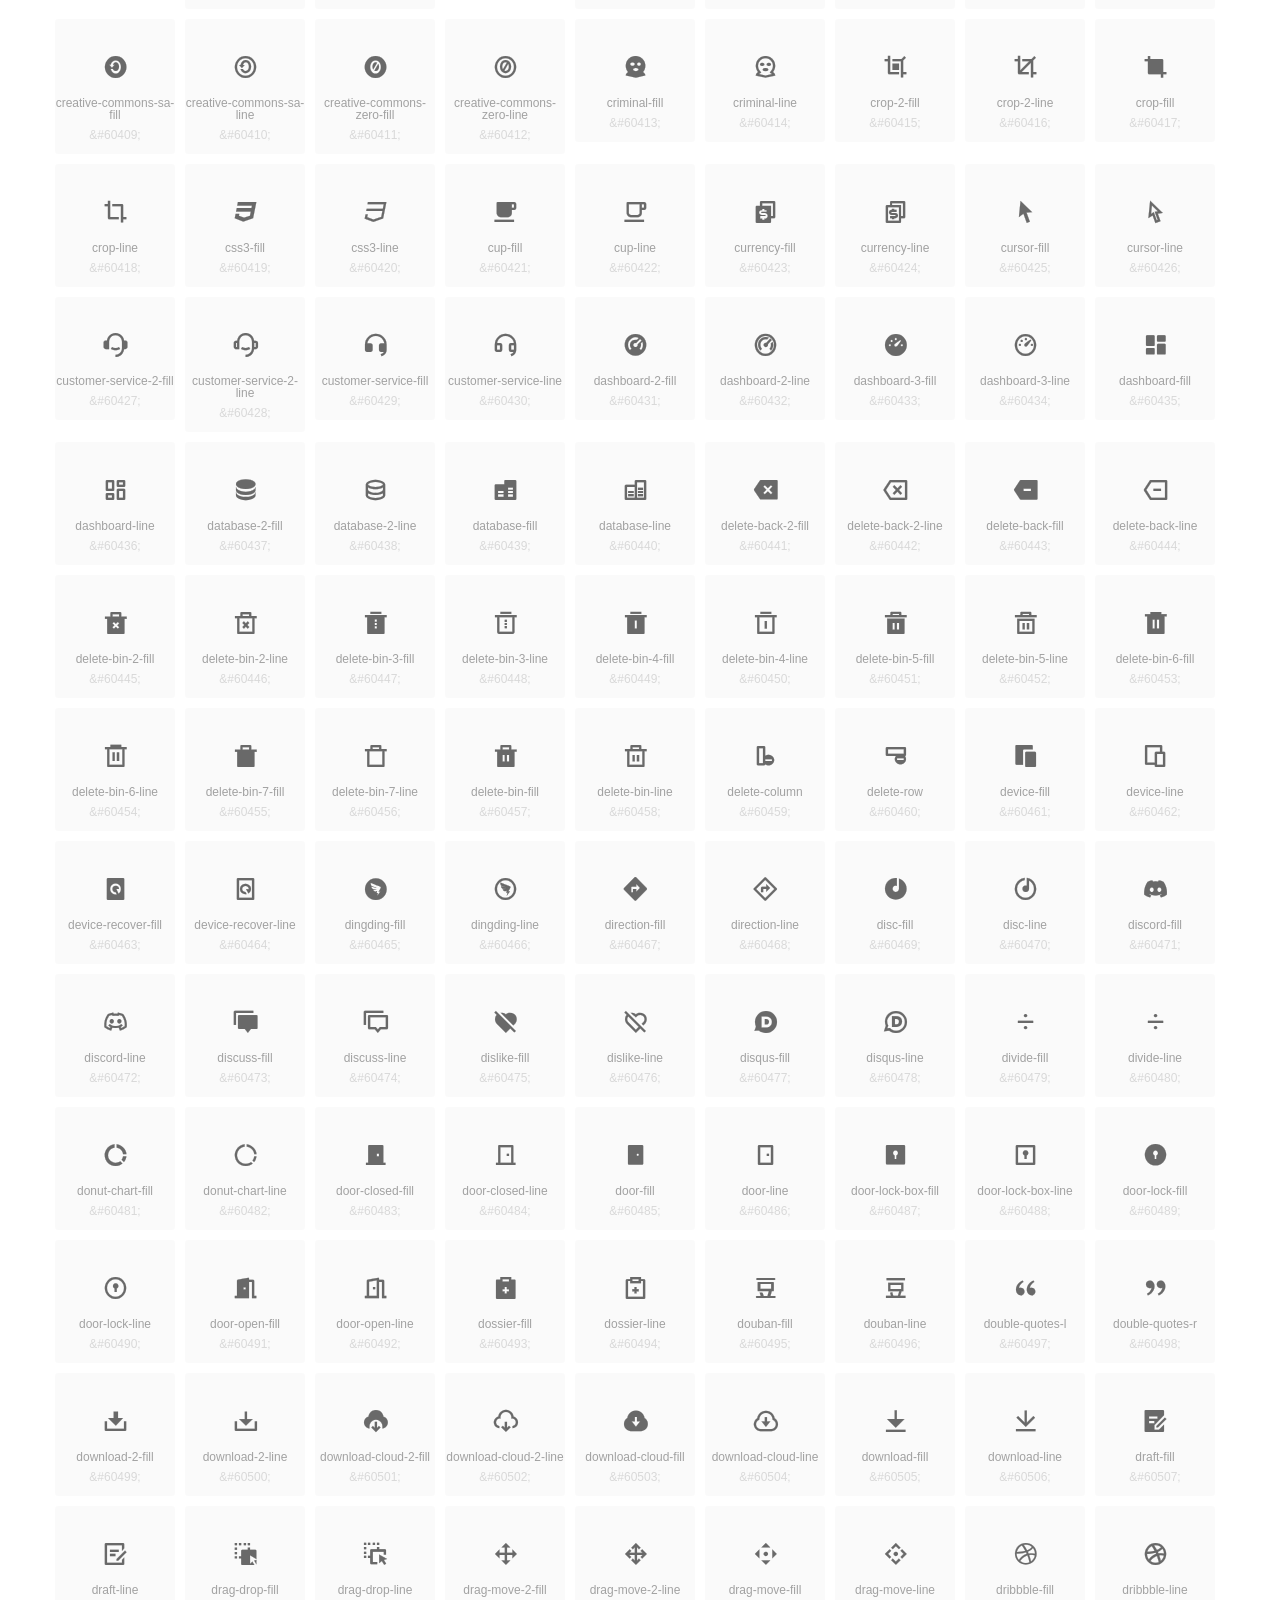
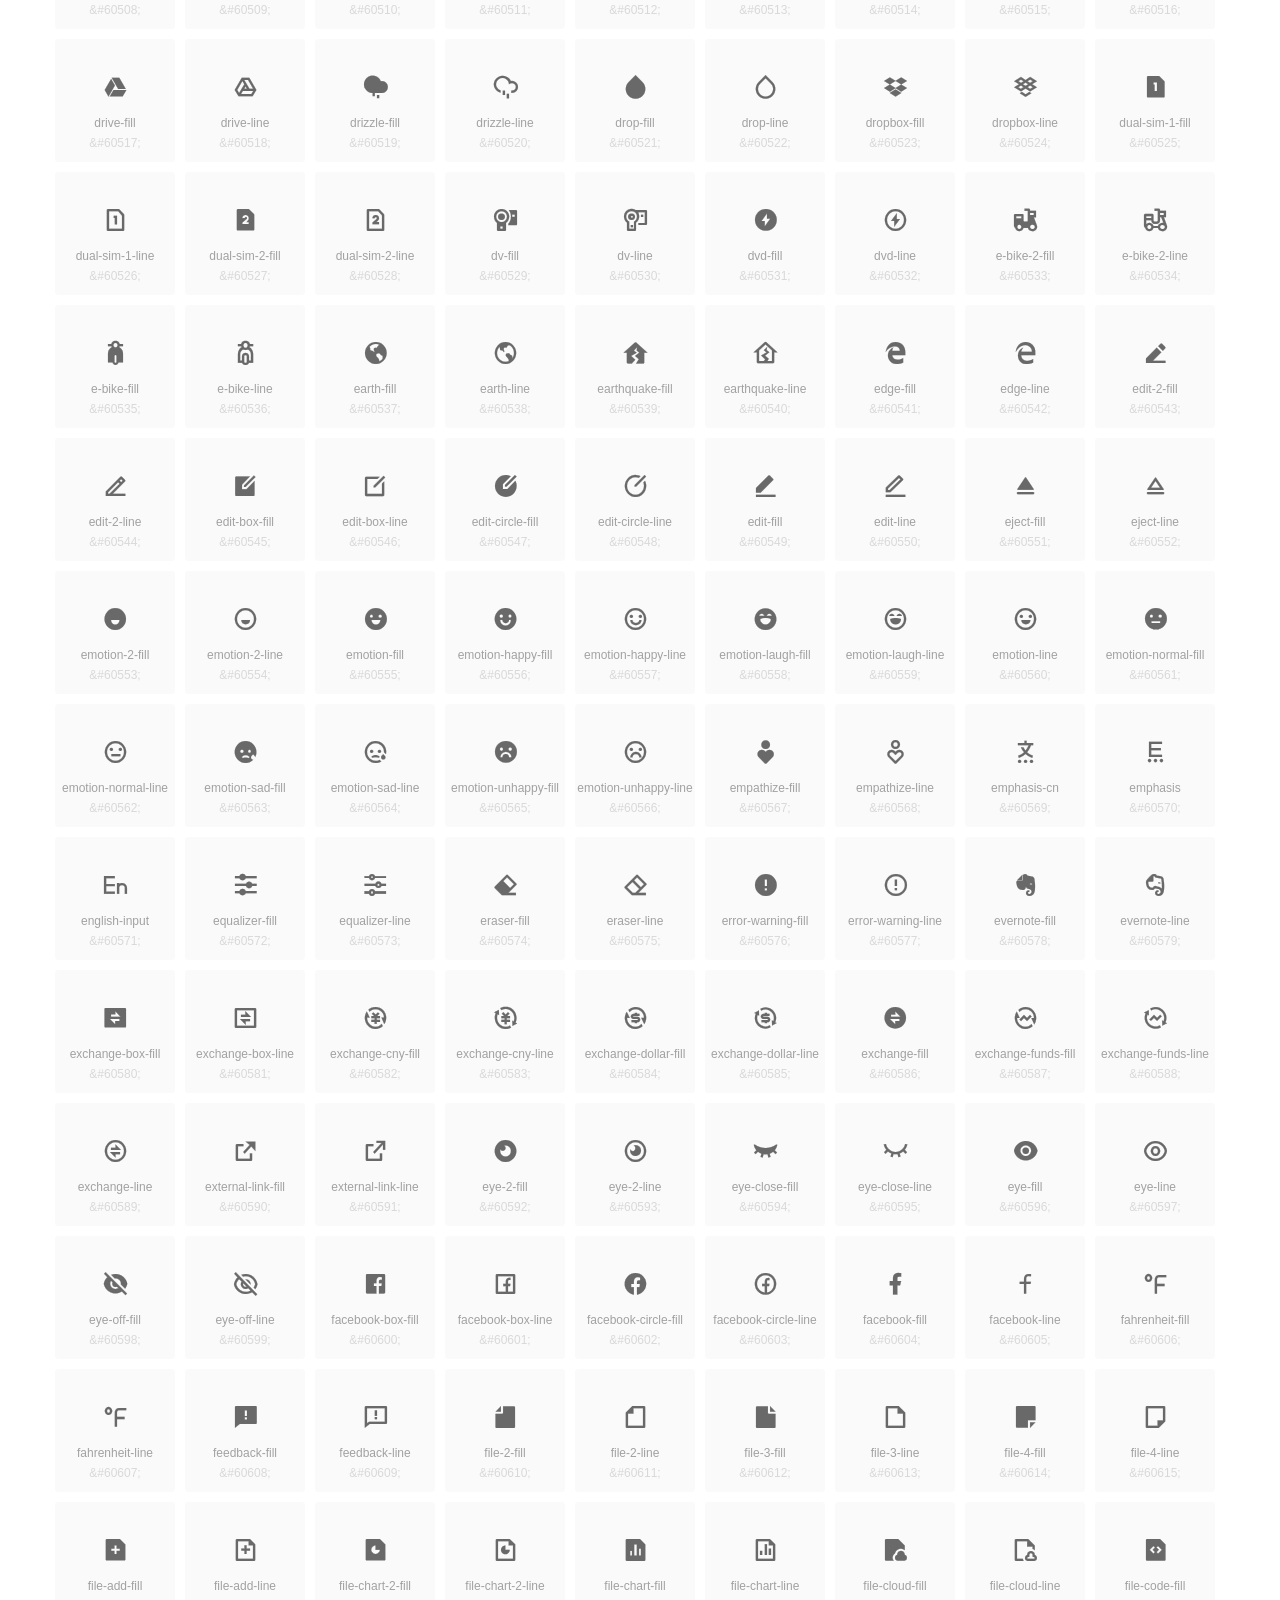
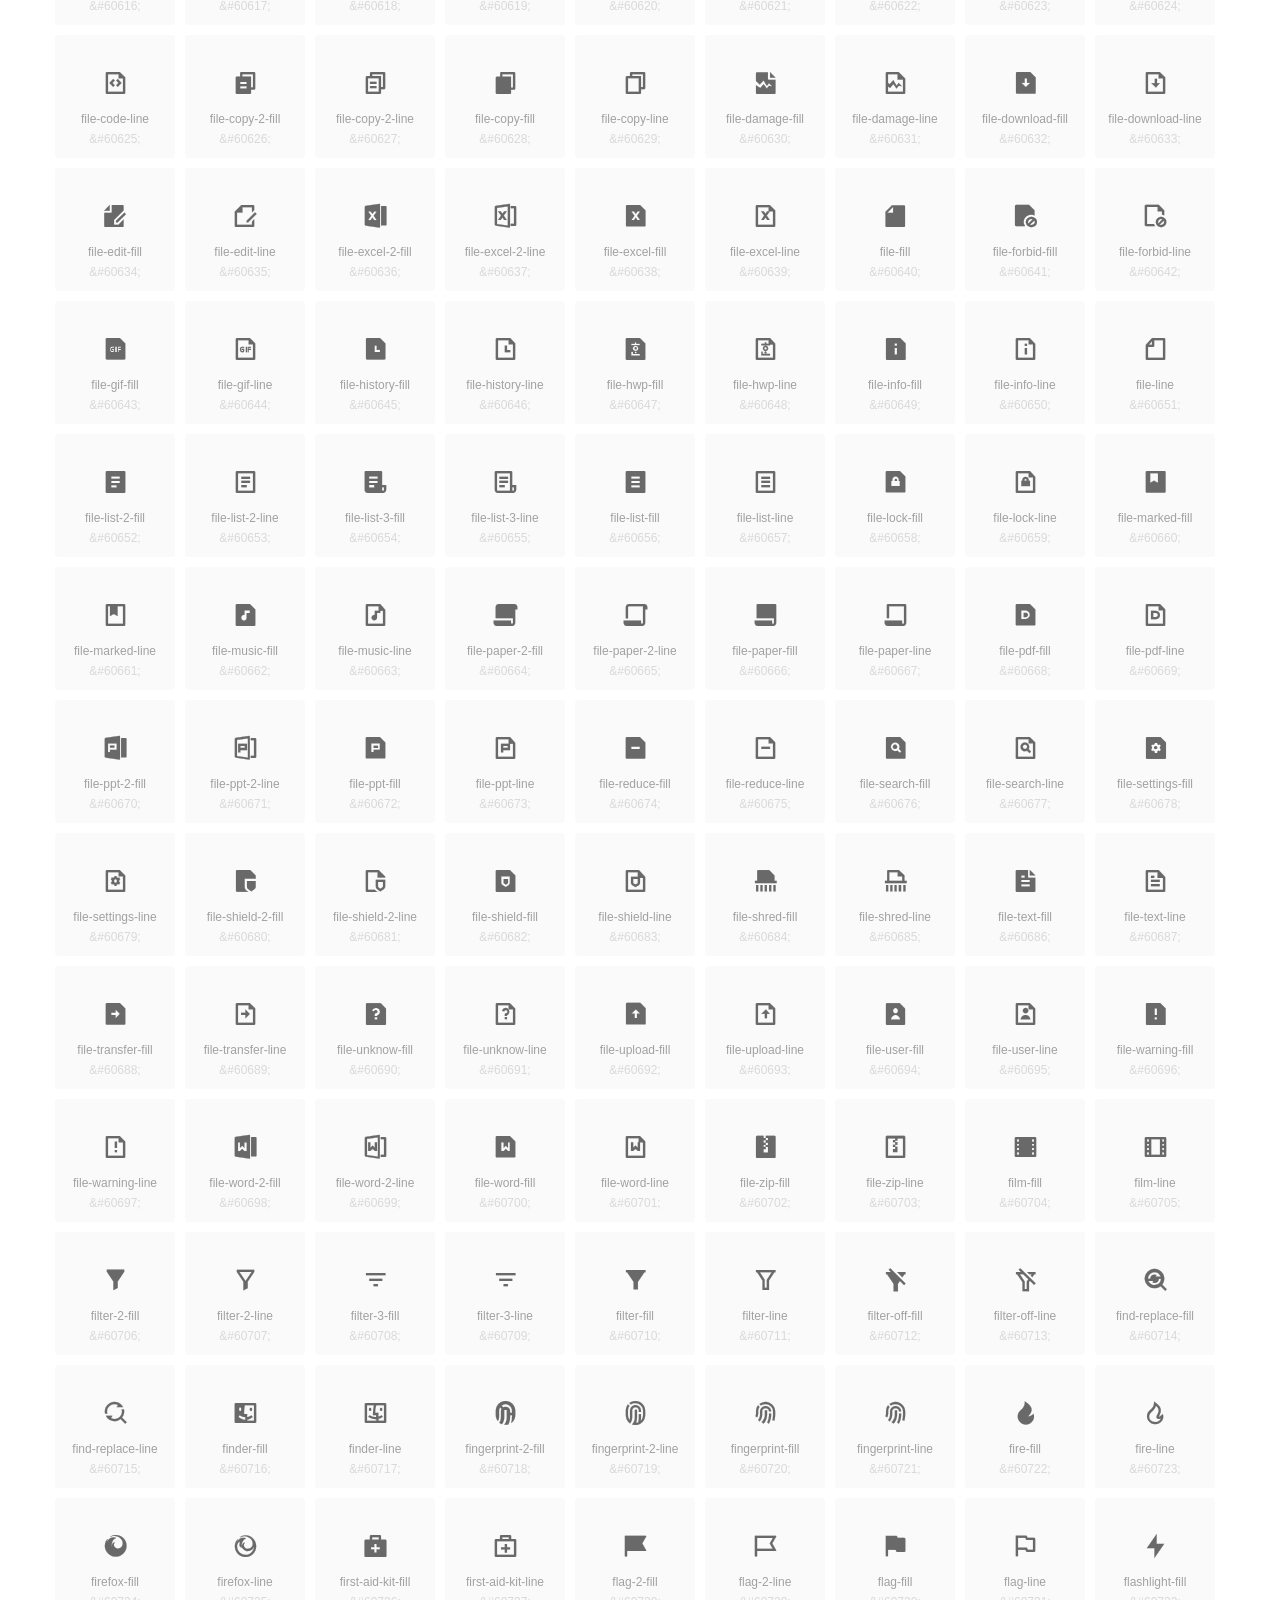
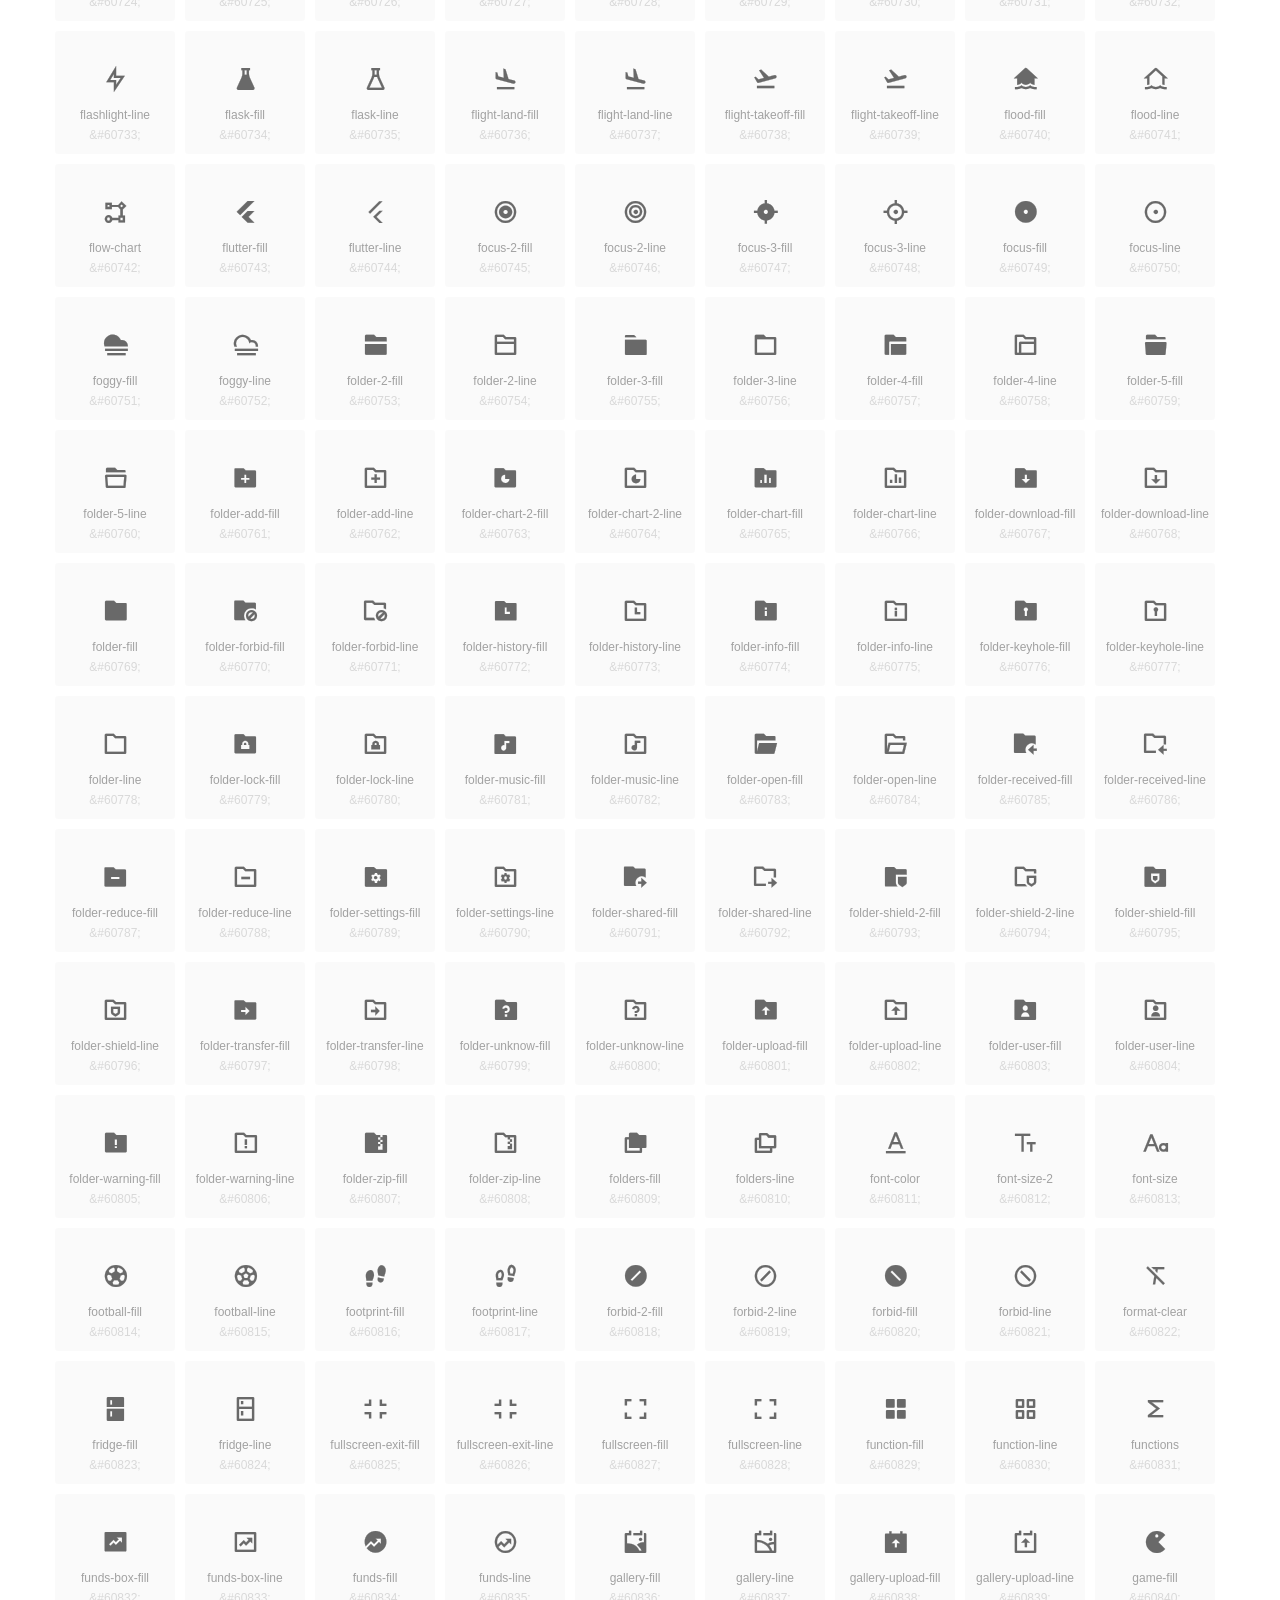
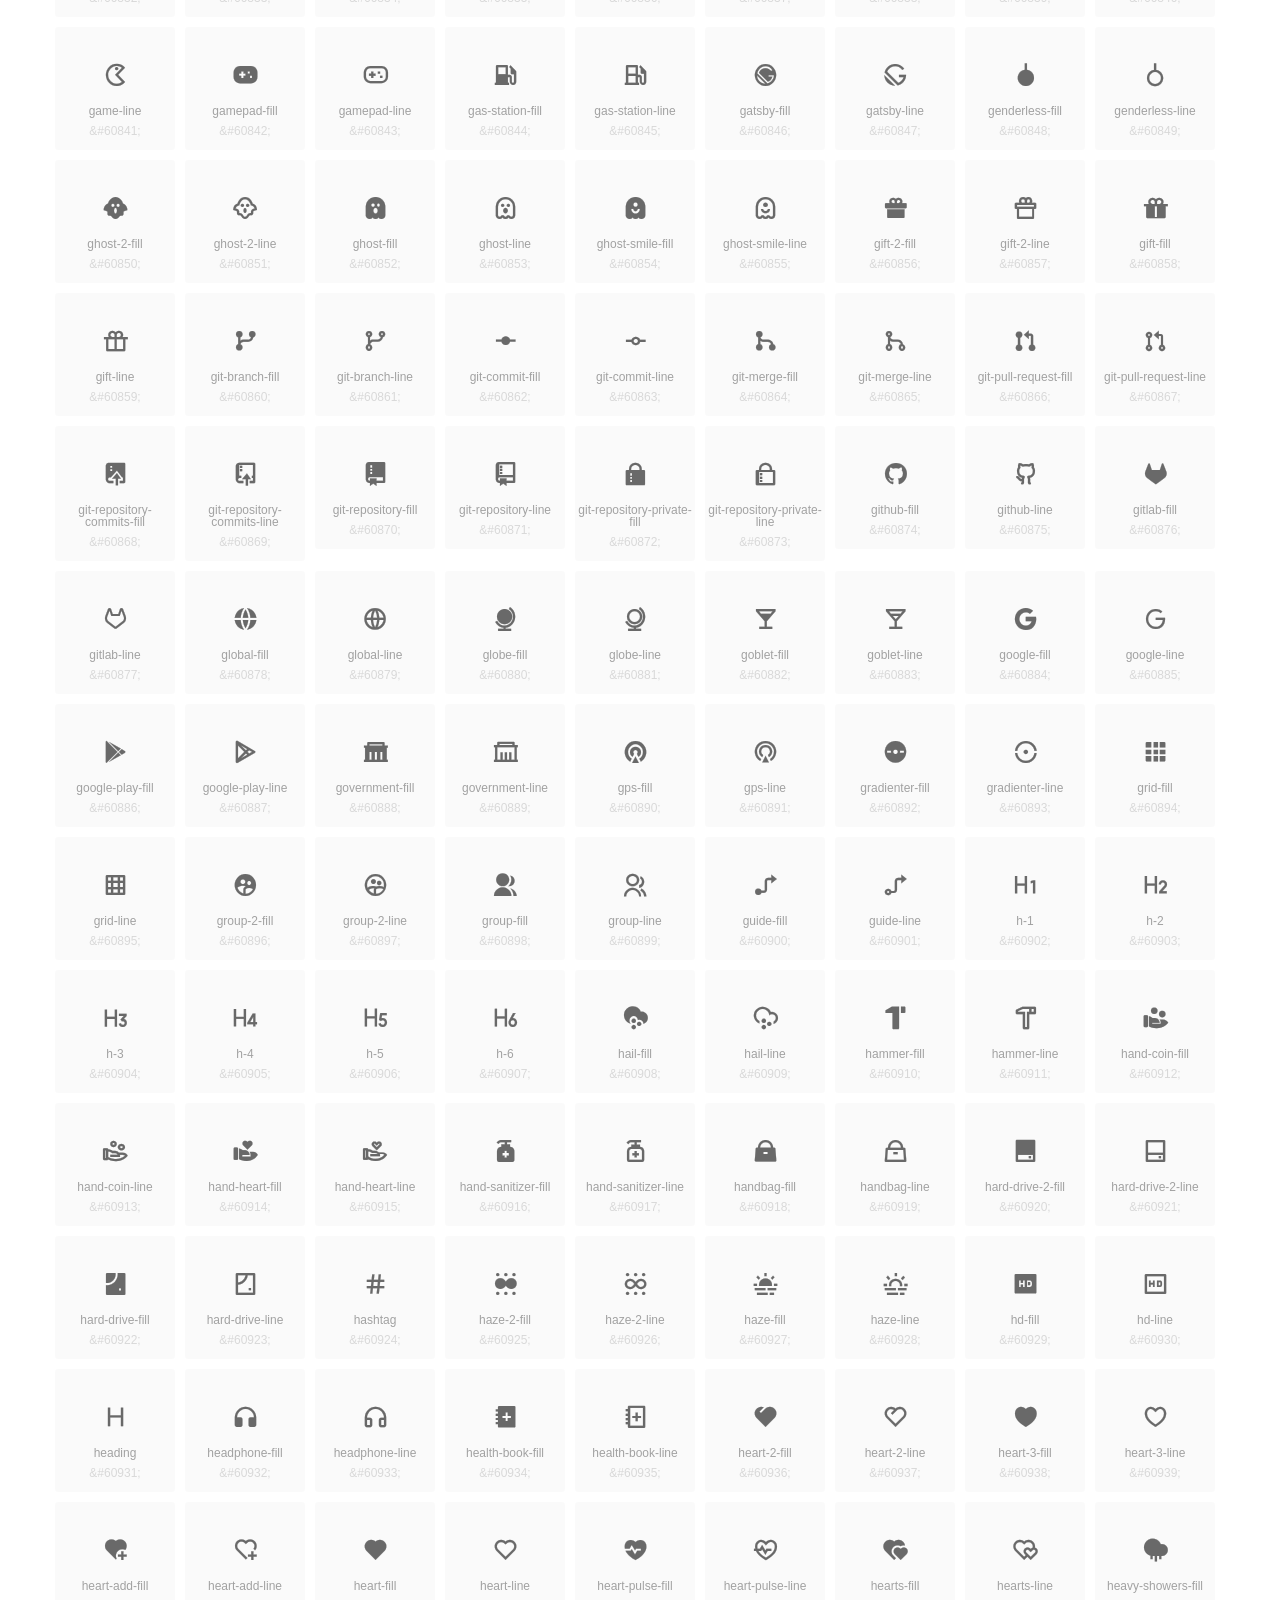
<file: font/remixIcon/unicode.html>
<!DOCTYPE html>
<html lang="en">
<head>
  <meta charset="UTF-8">
  <title>remixicon(4.6.0)</title>
  <meta name="viewport" content="width=device-width,minimum-scale=1.0,maximum-scale=1.0,user-scalable=no">
   
  <meta name="description" content="Remix Icon is a set of neutral system symbols carefully crafted for designers and developers, each icon is designed based on 24×24 grid">
   
  <meta name="keywords" content="remixicon,TTF,EOT,WOFF,WOFF2,SVG">
  
  
  
  <style>
    *{margin: 0;padding: 0;list-style: none;}
    body { color: #696969; font: 12px/1.5 tahoma, arial, \5b8b\4f53, sans-serif; }
    a { color: #333; text-decoration: underline; }
    a:hover { color: rgb(9, 73, 209); }
    .header { color: #333; text-align: center; padding: 80px 0 60px 0; min-height: 153px; font-size: 14px; }
    .header .logo svg { height: 120px; width: 120px; }
    .header h1 { font-size: 42px; padding: 26px 0 10px 0; }
    .header sup {font-size: 14px; margin: 8px 0 0 8px; position: absolute; color: #7b7b7b; }
    .info {
      color: #999;
      font-weight: normal;
      max-width: 346px;
      margin: 0 auto;
      padding: 20px 0;
      font-size: 14px;
    }

    .icons { max-width: 1190px; margin: 0 auto; }
    .icons ul { text-align: center; }
    .icons ul li {
      vertical-align: top;
      width: 120px;
      display: inline-block;
      text-align: center;
      background-color: rgba(0,0,0,.02);
      border-radius: 3px;
      padding: 29px 0 10px 0;
      margin-right: 10px;
      margin-top: 10px;
      transition: all 0.6s ease;
    }
    .icons ul li:hover { background-color: rgba(0,0,0,.06); }
    .icons ul li:hover span { color: #3c75e4; opacity: 1; }
    .icons ul li .unicode { color: #8c8c8c; opacity: 0.3; }
    .icons ul li h4 {
      font-weight: normal;
      padding: 10px 0 5px 0;
      display: block;
      color: #8c8c8c;
      font-size: 14px;
      line-height: 12px;
      opacity: 0.8;
    }
    .icons ul li:hover h4 { opacity: 1; }
    .icons ul li svg { width: 24px; height: 24px; }
    .icons ul li:hover { color: #3c75e4; }
    .footer { text-align: center; padding: 10px 0 90px 0; }
    .footer a { text-align: center; padding: 10px 0 90px 0; color: #696969;}
    .footer a:hover { color: #0949d1; }
    .links { text-align: center; padding: 50px 0 0 0; font-size: 14px; }
    
    
    .icons ul .unicode-icon span { display: block; }
    .icons ul .unicode-icon h4 { font-size: 12px; }
    @font-face {
      font-family: "remixicon";
      src: url("remixicon.eot");
      /* IE9*/
      src: url("remixicon.eot#iefix") format("embedded-opentype"),
      /* IE6-IE8 */
      url("remixicon.woff2?1734404658166") format("woff2"),
      url("remixicon.woff?1734404658166") format("woff"),
      /* chrome, firefox */
      url("remixicon.ttf?1734404658166") format("truetype"),
      /* chrome, firefox, opera, Safari, Android, iOS 4.2+*/
      url("remixicon.svg#remixicon?1734404658166") format("svg");
      /* iOS 4.1- */
    }
    .iconfont {
      font-family: "remixicon" !important;
      font-size: 26px;
      font-style: normal;
      -webkit-font-smoothing: antialiased;
      -webkit-text-stroke-width: 0.2px;
      -moz-osx-font-smoothing: grayscale;
    }
    
    
  </style>
  
</head>

<body>
  
  <div class="header">
    
    <div class="logo">
      <a href="./"><svg width="160" height="32" viewBox="0 0 160 32" fill="none" xmlns="http://www.w3.org/2000/svg">
<path d="M121.5 9.80005C123.33 9.80005 124.984 10.5797 126.165 11.8344L124.75 13.2496C123.929 12.3549 122.773 11.8 121.5 11.8C119.029 11.8 117 13.891 117 16.5C117 19.1091 119.029 21.2 121.5 21.2C122.773 21.2 123.929 20.6452 124.75 19.7505L126.165 21.1657C124.984 22.4204 123.33 23.2 121.5 23.2C117.91 23.2 115 20.2004 115 16.5C115 12.7997 117.91 9.80005 121.5 9.80005Z" fill="#1A2947"/>
<path d="M113 10V23H111V10H113Z" fill="#1A2947"/>
<path d="M154 23V9.99988H152L152 19.6019L144.997 9.99988L143 10.0039V23H145L145 13.3969L152 23H154Z" fill="#1A2947"/>
<path d="M68 10V12H60V15.5H67V17.5H60V21H68V23H58V10H68Z" fill="#1A2947"/>
<path d="M82 10L77.4999 17.201L73 10H71V23H73V13.775L77.4999 20.975L82 13.773V23H84V10H82Z" fill="#1A2947"/>
<path d="M89 10V23H87V10H89Z" fill="#1A2947"/>
<path d="M96.9999 14.7565L93.6689 9.99951H91.2279L95.7789 16.4995L91.2289 22.9995H93.6689L96.9999 18.2435L100.33 22.9995H102.772L98.2209 16.4995L102.773 9.99951H100.33L96.9999 14.7565Z" fill="#1A2947"/>
<path fill-rule="evenodd" clip-rule="evenodd" d="M141 16.5C141 12.7997 138.09 9.80005 134.5 9.80005C130.91 9.80005 128 12.7997 128 16.5C128 20.2004 130.91 23.2 134.5 23.2C138.09 23.2 141 20.2004 141 16.5ZM130 16.5C130 13.891 132.029 11.8 134.5 11.8C136.971 11.8 139 13.891 139 16.5C139 19.1091 136.971 21.2 134.5 21.2C132.029 21.2 130 19.1091 130 16.5Z" fill="#1A2947"/>
<path fill-rule="evenodd" clip-rule="evenodd" d="M51 10C53.2091 10 55 11.7909 55 14C55 15.7175 53.9176 17.1821 52.3977 17.749L55.1901 22.999H52.9251L50.267 18H46V23H44V10H51ZM46 11.999V15.999L51 16C52.1046 16 53 15.1046 53 14C53 12.8955 52.1 12 51 12L46 11.999Z" fill="#1A2947"/>
<path fill-rule="evenodd" clip-rule="evenodd" d="M19.2887 3.00389C19.1928 3.0013 19.0965 3 19 3H3V24H19C24.799 24 29.5 19.299 29.5 13.5C29.5 12.7108 29.4129 11.942 29.2479 11.2025C28.2772 11.7119 27.1722 12 26 12C22.134 12 19 8.86599 19 5C19 4.30645 19.1009 3.63646 19.2887 3.00389Z" fill="url(#paint0_linear_960_1054)"/>
<g filter="url(#filter0_b_960_1054)">
<path fill-rule="evenodd" clip-rule="evenodd" d="M3 3L29 29H3V3Z" fill="url(#paint1_linear_960_1054)"/>
</g>
<circle cx="26" cy="5" r="4" fill="url(#paint2_linear_960_1054)"/>
<defs>
<filter id="filter0_b_960_1054" x="-2.43656" y="-2.43656" width="36.8731" height="36.8731" filterUnits="userSpaceOnUse" color-interpolation-filters="sRGB">
<feFlood flood-opacity="0" result="BackgroundImageFix"/>
<feGaussianBlur in="BackgroundImage" stdDeviation="2.71828"/>
<feComposite in2="SourceAlpha" operator="in" result="effect1_backgroundBlur_960_1054"/>
<feBlend mode="normal" in="SourceGraphic" in2="effect1_backgroundBlur_960_1054" result="shape"/>
</filter>
<linearGradient id="paint0_linear_960_1054" x1="3" y1="3" x2="3" y2="24" gradientUnits="userSpaceOnUse">
<stop stop-color="#05A0FA"/>
<stop offset="1" stop-color="#4785FF"/>
</linearGradient>
<linearGradient id="paint1_linear_960_1054" x1="3" y1="3" x2="3" y2="29" gradientUnits="userSpaceOnUse">
<stop stop-color="#1A8CFF"/>
<stop offset="1" stop-color="#0557FA"/>
</linearGradient>
<linearGradient id="paint2_linear_960_1054" x1="22" y1="1" x2="22" y2="9" gradientUnits="userSpaceOnUse">
<stop stop-color="#FF463A"/>
<stop offset="1" stop-color="#FF1F5A"/>
</linearGradient>
</defs>
</svg>
</a>
    </div>
    
    <h1>remixicon(4.6.0)<sup>1.0.0</sup></h1>
    <div class="info">
      Remix Icon is a set of neutral system symbols carefully crafted for designers and developers, each icon is designed based on 24×24 grid
    </div>
    <p>
      
      <a href="https://github.com/Remix-Design/remixicon.git">GitHub</a> · 
      
      <a href="index.html">Font Class</a> · 
      
      <a href="unicode.html">Unicode</a>
      
    </p>
  </div>
  <div class="icons">
    <ul>
      <li class="unicode-icon"><span class="iconfont"></span><h4>24-hours-fill</h4><span class="unicode">&amp;#59905;</span></li><li class="unicode-icon"><span class="iconfont"></span><h4>24-hours-line</h4><span class="unicode">&amp;#59906;</span></li><li class="unicode-icon"><span class="iconfont"></span><h4>4k-fill</h4><span class="unicode">&amp;#59907;</span></li><li class="unicode-icon"><span class="iconfont"></span><h4>4k-line</h4><span class="unicode">&amp;#59908;</span></li><li class="unicode-icon"><span class="iconfont"></span><h4>a-b</h4><span class="unicode">&amp;#59909;</span></li><li class="unicode-icon"><span class="iconfont"></span><h4>account-box-fill</h4><span class="unicode">&amp;#59910;</span></li><li class="unicode-icon"><span class="iconfont"></span><h4>account-box-line</h4><span class="unicode">&amp;#59911;</span></li><li class="unicode-icon"><span class="iconfont"></span><h4>account-circle-fill</h4><span class="unicode">&amp;#59912;</span></li><li class="unicode-icon"><span class="iconfont"></span><h4>account-circle-line</h4><span class="unicode">&amp;#59913;</span></li><li class="unicode-icon"><span class="iconfont"></span><h4>account-pin-box-fill</h4><span class="unicode">&amp;#59914;</span></li><li class="unicode-icon"><span class="iconfont"></span><h4>account-pin-box-line</h4><span class="unicode">&amp;#59915;</span></li><li class="unicode-icon"><span class="iconfont"></span><h4>account-pin-circle-fill</h4><span class="unicode">&amp;#59916;</span></li><li class="unicode-icon"><span class="iconfont"></span><h4>account-pin-circle-line</h4><span class="unicode">&amp;#59917;</span></li><li class="unicode-icon"><span class="iconfont"></span><h4>add-box-fill</h4><span class="unicode">&amp;#59918;</span></li><li class="unicode-icon"><span class="iconfont"></span><h4>add-box-line</h4><span class="unicode">&amp;#59919;</span></li><li class="unicode-icon"><span class="iconfont"></span><h4>add-circle-fill</h4><span class="unicode">&amp;#59920;</span></li><li class="unicode-icon"><span class="iconfont"></span><h4>add-circle-line</h4><span class="unicode">&amp;#59921;</span></li><li class="unicode-icon"><span class="iconfont"></span><h4>add-fill</h4><span class="unicode">&amp;#59922;</span></li><li class="unicode-icon"><span class="iconfont"></span><h4>add-line</h4><span class="unicode">&amp;#59923;</span></li><li class="unicode-icon"><span class="iconfont"></span><h4>admin-fill</h4><span class="unicode">&amp;#59924;</span></li><li class="unicode-icon"><span class="iconfont"></span><h4>admin-line</h4><span class="unicode">&amp;#59925;</span></li><li class="unicode-icon"><span class="iconfont"></span><h4>advertisement-fill</h4><span class="unicode">&amp;#59926;</span></li><li class="unicode-icon"><span class="iconfont"></span><h4>advertisement-line</h4><span class="unicode">&amp;#59927;</span></li><li class="unicode-icon"><span class="iconfont"></span><h4>airplay-fill</h4><span class="unicode">&amp;#59928;</span></li><li class="unicode-icon"><span class="iconfont"></span><h4>airplay-line</h4><span class="unicode">&amp;#59929;</span></li><li class="unicode-icon"><span class="iconfont"></span><h4>alarm-fill</h4><span class="unicode">&amp;#59930;</span></li><li class="unicode-icon"><span class="iconfont"></span><h4>alarm-line</h4><span class="unicode">&amp;#59931;</span></li><li class="unicode-icon"><span class="iconfont"></span><h4>alarm-warning-fill</h4><span class="unicode">&amp;#59932;</span></li><li class="unicode-icon"><span class="iconfont"></span><h4>alarm-warning-line</h4><span class="unicode">&amp;#59933;</span></li><li class="unicode-icon"><span class="iconfont"></span><h4>album-fill</h4><span class="unicode">&amp;#59934;</span></li><li class="unicode-icon"><span class="iconfont"></span><h4>album-line</h4><span class="unicode">&amp;#59935;</span></li><li class="unicode-icon"><span class="iconfont"></span><h4>alert-fill</h4><span class="unicode">&amp;#59936;</span></li><li class="unicode-icon"><span class="iconfont"></span><h4>alert-line</h4><span class="unicode">&amp;#59937;</span></li><li class="unicode-icon"><span class="iconfont"></span><h4>aliens-fill</h4><span class="unicode">&amp;#59938;</span></li><li class="unicode-icon"><span class="iconfont"></span><h4>aliens-line</h4><span class="unicode">&amp;#59939;</span></li><li class="unicode-icon"><span class="iconfont"></span><h4>align-bottom</h4><span class="unicode">&amp;#59940;</span></li><li class="unicode-icon"><span class="iconfont"></span><h4>align-center</h4><span class="unicode">&amp;#59941;</span></li><li class="unicode-icon"><span class="iconfont"></span><h4>align-justify</h4><span class="unicode">&amp;#59942;</span></li><li class="unicode-icon"><span class="iconfont"></span><h4>align-left</h4><span class="unicode">&amp;#59943;</span></li><li class="unicode-icon"><span class="iconfont"></span><h4>align-right</h4><span class="unicode">&amp;#59944;</span></li><li class="unicode-icon"><span class="iconfont"></span><h4>align-top</h4><span class="unicode">&amp;#59945;</span></li><li class="unicode-icon"><span class="iconfont"></span><h4>align-vertically</h4><span class="unicode">&amp;#59946;</span></li><li class="unicode-icon"><span class="iconfont"></span><h4>alipay-fill</h4><span class="unicode">&amp;#59947;</span></li><li class="unicode-icon"><span class="iconfont"></span><h4>alipay-line</h4><span class="unicode">&amp;#59948;</span></li><li class="unicode-icon"><span class="iconfont"></span><h4>amazon-fill</h4><span class="unicode">&amp;#59949;</span></li><li class="unicode-icon"><span class="iconfont"></span><h4>amazon-line</h4><span class="unicode">&amp;#59950;</span></li><li class="unicode-icon"><span class="iconfont"></span><h4>anchor-fill</h4><span class="unicode">&amp;#59951;</span></li><li class="unicode-icon"><span class="iconfont"></span><h4>anchor-line</h4><span class="unicode">&amp;#59952;</span></li><li class="unicode-icon"><span class="iconfont"></span><h4>ancient-gate-fill</h4><span class="unicode">&amp;#59953;</span></li><li class="unicode-icon"><span class="iconfont"></span><h4>ancient-gate-line</h4><span class="unicode">&amp;#59954;</span></li><li class="unicode-icon"><span class="iconfont"></span><h4>ancient-pavilion-fill</h4><span class="unicode">&amp;#59955;</span></li><li class="unicode-icon"><span class="iconfont"></span><h4>ancient-pavilion-line</h4><span class="unicode">&amp;#59956;</span></li><li class="unicode-icon"><span class="iconfont"></span><h4>android-fill</h4><span class="unicode">&amp;#59957;</span></li><li class="unicode-icon"><span class="iconfont"></span><h4>android-line</h4><span class="unicode">&amp;#59958;</span></li><li class="unicode-icon"><span class="iconfont"></span><h4>angularjs-fill</h4><span class="unicode">&amp;#59959;</span></li><li class="unicode-icon"><span class="iconfont"></span><h4>angularjs-line</h4><span class="unicode">&amp;#59960;</span></li><li class="unicode-icon"><span class="iconfont"></span><h4>anticlockwise-2-fill</h4><span class="unicode">&amp;#59961;</span></li><li class="unicode-icon"><span class="iconfont"></span><h4>anticlockwise-2-line</h4><span class="unicode">&amp;#59962;</span></li><li class="unicode-icon"><span class="iconfont"></span><h4>anticlockwise-fill</h4><span class="unicode">&amp;#59963;</span></li><li class="unicode-icon"><span class="iconfont"></span><h4>anticlockwise-line</h4><span class="unicode">&amp;#59964;</span></li><li class="unicode-icon"><span class="iconfont"></span><h4>app-store-fill</h4><span class="unicode">&amp;#59965;</span></li><li class="unicode-icon"><span class="iconfont"></span><h4>app-store-line</h4><span class="unicode">&amp;#59966;</span></li><li class="unicode-icon"><span class="iconfont"></span><h4>apple-fill</h4><span class="unicode">&amp;#59967;</span></li><li class="unicode-icon"><span class="iconfont"></span><h4>apple-line</h4><span class="unicode">&amp;#59968;</span></li><li class="unicode-icon"><span class="iconfont"></span><h4>apps-2-fill</h4><span class="unicode">&amp;#59969;</span></li><li class="unicode-icon"><span class="iconfont"></span><h4>apps-2-line</h4><span class="unicode">&amp;#59970;</span></li><li class="unicode-icon"><span class="iconfont"></span><h4>apps-fill</h4><span class="unicode">&amp;#59971;</span></li><li class="unicode-icon"><span class="iconfont"></span><h4>apps-line</h4><span class="unicode">&amp;#59972;</span></li><li class="unicode-icon"><span class="iconfont"></span><h4>archive-drawer-fill</h4><span class="unicode">&amp;#59973;</span></li><li class="unicode-icon"><span class="iconfont"></span><h4>archive-drawer-line</h4><span class="unicode">&amp;#59974;</span></li><li class="unicode-icon"><span class="iconfont"></span><h4>archive-fill</h4><span class="unicode">&amp;#59975;</span></li><li class="unicode-icon"><span class="iconfont"></span><h4>archive-line</h4><span class="unicode">&amp;#59976;</span></li><li class="unicode-icon"><span class="iconfont"></span><h4>arrow-down-circle-fill</h4><span class="unicode">&amp;#59977;</span></li><li class="unicode-icon"><span class="iconfont"></span><h4>arrow-down-circle-line</h4><span class="unicode">&amp;#59978;</span></li><li class="unicode-icon"><span class="iconfont"></span><h4>arrow-down-fill</h4><span class="unicode">&amp;#59979;</span></li><li class="unicode-icon"><span class="iconfont"></span><h4>arrow-down-line</h4><span class="unicode">&amp;#59980;</span></li><li class="unicode-icon"><span class="iconfont"></span><h4>arrow-down-s-fill</h4><span class="unicode">&amp;#59981;</span></li><li class="unicode-icon"><span class="iconfont"></span><h4>arrow-down-s-line</h4><span class="unicode">&amp;#59982;</span></li><li class="unicode-icon"><span class="iconfont"></span><h4>arrow-drop-down-fill</h4><span class="unicode">&amp;#59983;</span></li><li class="unicode-icon"><span class="iconfont"></span><h4>arrow-drop-down-line</h4><span class="unicode">&amp;#59984;</span></li><li class="unicode-icon"><span class="iconfont"></span><h4>arrow-drop-left-fill</h4><span class="unicode">&amp;#59985;</span></li><li class="unicode-icon"><span class="iconfont"></span><h4>arrow-drop-left-line</h4><span class="unicode">&amp;#59986;</span></li><li class="unicode-icon"><span class="iconfont"></span><h4>arrow-drop-right-fill</h4><span class="unicode">&amp;#59987;</span></li><li class="unicode-icon"><span class="iconfont"></span><h4>arrow-drop-right-line</h4><span class="unicode">&amp;#59988;</span></li><li class="unicode-icon"><span class="iconfont"></span><h4>arrow-drop-up-fill</h4><span class="unicode">&amp;#59989;</span></li><li class="unicode-icon"><span class="iconfont"></span><h4>arrow-drop-up-line</h4><span class="unicode">&amp;#59990;</span></li><li class="unicode-icon"><span class="iconfont"></span><h4>arrow-go-back-fill</h4><span class="unicode">&amp;#59991;</span></li><li class="unicode-icon"><span class="iconfont"></span><h4>arrow-go-back-line</h4><span class="unicode">&amp;#59992;</span></li><li class="unicode-icon"><span class="iconfont"></span><h4>arrow-go-forward-fill</h4><span class="unicode">&amp;#59993;</span></li><li class="unicode-icon"><span class="iconfont"></span><h4>arrow-go-forward-line</h4><span class="unicode">&amp;#59994;</span></li><li class="unicode-icon"><span class="iconfont"></span><h4>arrow-left-circle-fill</h4><span class="unicode">&amp;#59995;</span></li><li class="unicode-icon"><span class="iconfont"></span><h4>arrow-left-circle-line</h4><span class="unicode">&amp;#59996;</span></li><li class="unicode-icon"><span class="iconfont"></span><h4>arrow-left-down-fill</h4><span class="unicode">&amp;#59997;</span></li><li class="unicode-icon"><span class="iconfont"></span><h4>arrow-left-down-line</h4><span class="unicode">&amp;#59998;</span></li><li class="unicode-icon"><span class="iconfont"></span><h4>arrow-left-fill</h4><span class="unicode">&amp;#59999;</span></li><li class="unicode-icon"><span class="iconfont"></span><h4>arrow-left-line</h4><span class="unicode">&amp;#60000;</span></li><li class="unicode-icon"><span class="iconfont"></span><h4>arrow-left-right-fill</h4><span class="unicode">&amp;#60001;</span></li><li class="unicode-icon"><span class="iconfont"></span><h4>arrow-left-right-line</h4><span class="unicode">&amp;#60002;</span></li><li class="unicode-icon"><span class="iconfont"></span><h4>arrow-left-s-fill</h4><span class="unicode">&amp;#60003;</span></li><li class="unicode-icon"><span class="iconfont"></span><h4>arrow-left-s-line</h4><span class="unicode">&amp;#60004;</span></li><li class="unicode-icon"><span class="iconfont"></span><h4>arrow-left-up-fill</h4><span class="unicode">&amp;#60005;</span></li><li class="unicode-icon"><span class="iconfont"></span><h4>arrow-left-up-line</h4><span class="unicode">&amp;#60006;</span></li><li class="unicode-icon"><span class="iconfont"></span><h4>arrow-right-circle-fill</h4><span class="unicode">&amp;#60007;</span></li><li class="unicode-icon"><span class="iconfont"></span><h4>arrow-right-circle-line</h4><span class="unicode">&amp;#60008;</span></li><li class="unicode-icon"><span class="iconfont"></span><h4>arrow-right-down-fill</h4><span class="unicode">&amp;#60009;</span></li><li class="unicode-icon"><span class="iconfont"></span><h4>arrow-right-down-line</h4><span class="unicode">&amp;#60010;</span></li><li class="unicode-icon"><span class="iconfont"></span><h4>arrow-right-fill</h4><span class="unicode">&amp;#60011;</span></li><li class="unicode-icon"><span class="iconfont"></span><h4>arrow-right-line</h4><span class="unicode">&amp;#60012;</span></li><li class="unicode-icon"><span class="iconfont"></span><h4>arrow-right-s-fill</h4><span class="unicode">&amp;#60013;</span></li><li class="unicode-icon"><span class="iconfont"></span><h4>arrow-right-s-line</h4><span class="unicode">&amp;#60014;</span></li><li class="unicode-icon"><span class="iconfont"></span><h4>arrow-right-up-fill</h4><span class="unicode">&amp;#60015;</span></li><li class="unicode-icon"><span class="iconfont"></span><h4>arrow-right-up-line</h4><span class="unicode">&amp;#60016;</span></li><li class="unicode-icon"><span class="iconfont"></span><h4>arrow-up-circle-fill</h4><span class="unicode">&amp;#60017;</span></li><li class="unicode-icon"><span class="iconfont"></span><h4>arrow-up-circle-line</h4><span class="unicode">&amp;#60018;</span></li><li class="unicode-icon"><span class="iconfont"></span><h4>arrow-up-down-fill</h4><span class="unicode">&amp;#60019;</span></li><li class="unicode-icon"><span class="iconfont"></span><h4>arrow-up-down-line</h4><span class="unicode">&amp;#60020;</span></li><li class="unicode-icon"><span class="iconfont"></span><h4>arrow-up-fill</h4><span class="unicode">&amp;#60021;</span></li><li class="unicode-icon"><span class="iconfont"></span><h4>arrow-up-line</h4><span class="unicode">&amp;#60022;</span></li><li class="unicode-icon"><span class="iconfont"></span><h4>arrow-up-s-fill</h4><span class="unicode">&amp;#60023;</span></li><li class="unicode-icon"><span class="iconfont"></span><h4>arrow-up-s-line</h4><span class="unicode">&amp;#60024;</span></li><li class="unicode-icon"><span class="iconfont"></span><h4>artboard-2-fill</h4><span class="unicode">&amp;#60025;</span></li><li class="unicode-icon"><span class="iconfont"></span><h4>artboard-2-line</h4><span class="unicode">&amp;#60026;</span></li><li class="unicode-icon"><span class="iconfont"></span><h4>artboard-fill</h4><span class="unicode">&amp;#60027;</span></li><li class="unicode-icon"><span class="iconfont"></span><h4>artboard-line</h4><span class="unicode">&amp;#60028;</span></li><li class="unicode-icon"><span class="iconfont"></span><h4>article-fill</h4><span class="unicode">&amp;#60029;</span></li><li class="unicode-icon"><span class="iconfont"></span><h4>article-line</h4><span class="unicode">&amp;#60030;</span></li><li class="unicode-icon"><span class="iconfont"></span><h4>aspect-ratio-fill</h4><span class="unicode">&amp;#60031;</span></li><li class="unicode-icon"><span class="iconfont"></span><h4>aspect-ratio-line</h4><span class="unicode">&amp;#60032;</span></li><li class="unicode-icon"><span class="iconfont"></span><h4>asterisk</h4><span class="unicode">&amp;#60033;</span></li><li class="unicode-icon"><span class="iconfont"></span><h4>at-fill</h4><span class="unicode">&amp;#60034;</span></li><li class="unicode-icon"><span class="iconfont"></span><h4>at-line</h4><span class="unicode">&amp;#60035;</span></li><li class="unicode-icon"><span class="iconfont"></span><h4>attachment-2</h4><span class="unicode">&amp;#60036;</span></li><li class="unicode-icon"><span class="iconfont"></span><h4>attachment-fill</h4><span class="unicode">&amp;#60037;</span></li><li class="unicode-icon"><span class="iconfont"></span><h4>attachment-line</h4><span class="unicode">&amp;#60038;</span></li><li class="unicode-icon"><span class="iconfont"></span><h4>auction-fill</h4><span class="unicode">&amp;#60039;</span></li><li class="unicode-icon"><span class="iconfont"></span><h4>auction-line</h4><span class="unicode">&amp;#60040;</span></li><li class="unicode-icon"><span class="iconfont"></span><h4>award-fill</h4><span class="unicode">&amp;#60041;</span></li><li class="unicode-icon"><span class="iconfont"></span><h4>award-line</h4><span class="unicode">&amp;#60042;</span></li><li class="unicode-icon"><span class="iconfont"></span><h4>baidu-fill</h4><span class="unicode">&amp;#60043;</span></li><li class="unicode-icon"><span class="iconfont"></span><h4>baidu-line</h4><span class="unicode">&amp;#60044;</span></li><li class="unicode-icon"><span class="iconfont"></span><h4>ball-pen-fill</h4><span class="unicode">&amp;#60045;</span></li><li class="unicode-icon"><span class="iconfont"></span><h4>ball-pen-line</h4><span class="unicode">&amp;#60046;</span></li><li class="unicode-icon"><span class="iconfont"></span><h4>bank-card-2-fill</h4><span class="unicode">&amp;#60047;</span></li><li class="unicode-icon"><span class="iconfont"></span><h4>bank-card-2-line</h4><span class="unicode">&amp;#60048;</span></li><li class="unicode-icon"><span class="iconfont"></span><h4>bank-card-fill</h4><span class="unicode">&amp;#60049;</span></li><li class="unicode-icon"><span class="iconfont"></span><h4>bank-card-line</h4><span class="unicode">&amp;#60050;</span></li><li class="unicode-icon"><span class="iconfont"></span><h4>bank-fill</h4><span class="unicode">&amp;#60051;</span></li><li class="unicode-icon"><span class="iconfont"></span><h4>bank-line</h4><span class="unicode">&amp;#60052;</span></li><li class="unicode-icon"><span class="iconfont"></span><h4>bar-chart-2-fill</h4><span class="unicode">&amp;#60053;</span></li><li class="unicode-icon"><span class="iconfont"></span><h4>bar-chart-2-line</h4><span class="unicode">&amp;#60054;</span></li><li class="unicode-icon"><span class="iconfont"></span><h4>bar-chart-box-fill</h4><span class="unicode">&amp;#60055;</span></li><li class="unicode-icon"><span class="iconfont"></span><h4>bar-chart-box-line</h4><span class="unicode">&amp;#60056;</span></li><li class="unicode-icon"><span class="iconfont"></span><h4>bar-chart-fill</h4><span class="unicode">&amp;#60057;</span></li><li class="unicode-icon"><span class="iconfont"></span><h4>bar-chart-grouped-fill</h4><span class="unicode">&amp;#60058;</span></li><li class="unicode-icon"><span class="iconfont"></span><h4>bar-chart-grouped-line</h4><span class="unicode">&amp;#60059;</span></li><li class="unicode-icon"><span class="iconfont"></span><h4>bar-chart-horizontal-fill</h4><span class="unicode">&amp;#60060;</span></li><li class="unicode-icon"><span class="iconfont"></span><h4>bar-chart-horizontal-line</h4><span class="unicode">&amp;#60061;</span></li><li class="unicode-icon"><span class="iconfont"></span><h4>bar-chart-line</h4><span class="unicode">&amp;#60062;</span></li><li class="unicode-icon"><span class="iconfont"></span><h4>barcode-box-fill</h4><span class="unicode">&amp;#60063;</span></li><li class="unicode-icon"><span class="iconfont"></span><h4>barcode-box-line</h4><span class="unicode">&amp;#60064;</span></li><li class="unicode-icon"><span class="iconfont"></span><h4>barcode-fill</h4><span class="unicode">&amp;#60065;</span></li><li class="unicode-icon"><span class="iconfont"></span><h4>barcode-line</h4><span class="unicode">&amp;#60066;</span></li><li class="unicode-icon"><span class="iconfont"></span><h4>barricade-fill</h4><span class="unicode">&amp;#60067;</span></li><li class="unicode-icon"><span class="iconfont"></span><h4>barricade-line</h4><span class="unicode">&amp;#60068;</span></li><li class="unicode-icon"><span class="iconfont"></span><h4>base-station-fill</h4><span class="unicode">&amp;#60069;</span></li><li class="unicode-icon"><span class="iconfont"></span><h4>base-station-line</h4><span class="unicode">&amp;#60070;</span></li><li class="unicode-icon"><span class="iconfont"></span><h4>basketball-fill</h4><span class="unicode">&amp;#60071;</span></li><li class="unicode-icon"><span class="iconfont"></span><h4>basketball-line</h4><span class="unicode">&amp;#60072;</span></li><li class="unicode-icon"><span class="iconfont"></span><h4>battery-2-charge-fill</h4><span class="unicode">&amp;#60073;</span></li><li class="unicode-icon"><span class="iconfont"></span><h4>battery-2-charge-line</h4><span class="unicode">&amp;#60074;</span></li><li class="unicode-icon"><span class="iconfont"></span><h4>battery-2-fill</h4><span class="unicode">&amp;#60075;</span></li><li class="unicode-icon"><span class="iconfont"></span><h4>battery-2-line</h4><span class="unicode">&amp;#60076;</span></li><li class="unicode-icon"><span class="iconfont"></span><h4>battery-charge-fill</h4><span class="unicode">&amp;#60077;</span></li><li class="unicode-icon"><span class="iconfont"></span><h4>battery-charge-line</h4><span class="unicode">&amp;#60078;</span></li><li class="unicode-icon"><span class="iconfont"></span><h4>battery-fill</h4><span class="unicode">&amp;#60079;</span></li><li class="unicode-icon"><span class="iconfont"></span><h4>battery-line</h4><span class="unicode">&amp;#60080;</span></li><li class="unicode-icon"><span class="iconfont"></span><h4>battery-low-fill</h4><span class="unicode">&amp;#60081;</span></li><li class="unicode-icon"><span class="iconfont"></span><h4>battery-low-line</h4><span class="unicode">&amp;#60082;</span></li><li class="unicode-icon"><span class="iconfont"></span><h4>battery-saver-fill</h4><span class="unicode">&amp;#60083;</span></li><li class="unicode-icon"><span class="iconfont"></span><h4>battery-saver-line</h4><span class="unicode">&amp;#60084;</span></li><li class="unicode-icon"><span class="iconfont"></span><h4>battery-share-fill</h4><span class="unicode">&amp;#60085;</span></li><li class="unicode-icon"><span class="iconfont"></span><h4>battery-share-line</h4><span class="unicode">&amp;#60086;</span></li><li class="unicode-icon"><span class="iconfont"></span><h4>bear-smile-fill</h4><span class="unicode">&amp;#60087;</span></li><li class="unicode-icon"><span class="iconfont"></span><h4>bear-smile-line</h4><span class="unicode">&amp;#60088;</span></li><li class="unicode-icon"><span class="iconfont"></span><h4>behance-fill</h4><span class="unicode">&amp;#60089;</span></li><li class="unicode-icon"><span class="iconfont"></span><h4>behance-line</h4><span class="unicode">&amp;#60090;</span></li><li class="unicode-icon"><span class="iconfont"></span><h4>bell-fill</h4><span class="unicode">&amp;#60091;</span></li><li class="unicode-icon"><span class="iconfont"></span><h4>bell-line</h4><span class="unicode">&amp;#60092;</span></li><li class="unicode-icon"><span class="iconfont"></span><h4>bike-fill</h4><span class="unicode">&amp;#60093;</span></li><li class="unicode-icon"><span class="iconfont"></span><h4>bike-line</h4><span class="unicode">&amp;#60094;</span></li><li class="unicode-icon"><span class="iconfont"></span><h4>bilibili-fill</h4><span class="unicode">&amp;#60095;</span></li><li class="unicode-icon"><span class="iconfont"></span><h4>bilibili-line</h4><span class="unicode">&amp;#60096;</span></li><li class="unicode-icon"><span class="iconfont"></span><h4>bill-fill</h4><span class="unicode">&amp;#60097;</span></li><li class="unicode-icon"><span class="iconfont"></span><h4>bill-line</h4><span class="unicode">&amp;#60098;</span></li><li class="unicode-icon"><span class="iconfont"></span><h4>billiards-fill</h4><span class="unicode">&amp;#60099;</span></li><li class="unicode-icon"><span class="iconfont"></span><h4>billiards-line</h4><span class="unicode">&amp;#60100;</span></li><li class="unicode-icon"><span class="iconfont"></span><h4>bit-coin-fill</h4><span class="unicode">&amp;#60101;</span></li><li class="unicode-icon"><span class="iconfont"></span><h4>bit-coin-line</h4><span class="unicode">&amp;#60102;</span></li><li class="unicode-icon"><span class="iconfont"></span><h4>blaze-fill</h4><span class="unicode">&amp;#60103;</span></li><li class="unicode-icon"><span class="iconfont"></span><h4>blaze-line</h4><span class="unicode">&amp;#60104;</span></li><li class="unicode-icon"><span class="iconfont"></span><h4>bluetooth-connect-fill</h4><span class="unicode">&amp;#60105;</span></li><li class="unicode-icon"><span class="iconfont"></span><h4>bluetooth-connect-line</h4><span class="unicode">&amp;#60106;</span></li><li class="unicode-icon"><span class="iconfont"></span><h4>bluetooth-fill</h4><span class="unicode">&amp;#60107;</span></li><li class="unicode-icon"><span class="iconfont"></span><h4>bluetooth-line</h4><span class="unicode">&amp;#60108;</span></li><li class="unicode-icon"><span class="iconfont"></span><h4>blur-off-fill</h4><span class="unicode">&amp;#60109;</span></li><li class="unicode-icon"><span class="iconfont"></span><h4>blur-off-line</h4><span class="unicode">&amp;#60110;</span></li><li class="unicode-icon"><span class="iconfont"></span><h4>body-scan-fill</h4><span class="unicode">&amp;#60111;</span></li><li class="unicode-icon"><span class="iconfont"></span><h4>body-scan-line</h4><span class="unicode">&amp;#60112;</span></li><li class="unicode-icon"><span class="iconfont"></span><h4>bold</h4><span class="unicode">&amp;#60113;</span></li><li class="unicode-icon"><span class="iconfont"></span><h4>book-2-fill</h4><span class="unicode">&amp;#60114;</span></li><li class="unicode-icon"><span class="iconfont"></span><h4>book-2-line</h4><span class="unicode">&amp;#60115;</span></li><li class="unicode-icon"><span class="iconfont"></span><h4>book-3-fill</h4><span class="unicode">&amp;#60116;</span></li><li class="unicode-icon"><span class="iconfont"></span><h4>book-3-line</h4><span class="unicode">&amp;#60117;</span></li><li class="unicode-icon"><span class="iconfont"></span><h4>book-fill</h4><span class="unicode">&amp;#60118;</span></li><li class="unicode-icon"><span class="iconfont"></span><h4>book-line</h4><span class="unicode">&amp;#60119;</span></li><li class="unicode-icon"><span class="iconfont"></span><h4>book-marked-fill</h4><span class="unicode">&amp;#60120;</span></li><li class="unicode-icon"><span class="iconfont"></span><h4>book-marked-line</h4><span class="unicode">&amp;#60121;</span></li><li class="unicode-icon"><span class="iconfont"></span><h4>book-open-fill</h4><span class="unicode">&amp;#60122;</span></li><li class="unicode-icon"><span class="iconfont"></span><h4>book-open-line</h4><span class="unicode">&amp;#60123;</span></li><li class="unicode-icon"><span class="iconfont"></span><h4>book-read-fill</h4><span class="unicode">&amp;#60124;</span></li><li class="unicode-icon"><span class="iconfont"></span><h4>book-read-line</h4><span class="unicode">&amp;#60125;</span></li><li class="unicode-icon"><span class="iconfont"></span><h4>booklet-fill</h4><span class="unicode">&amp;#60126;</span></li><li class="unicode-icon"><span class="iconfont"></span><h4>booklet-line</h4><span class="unicode">&amp;#60127;</span></li><li class="unicode-icon"><span class="iconfont"></span><h4>bookmark-2-fill</h4><span class="unicode">&amp;#60128;</span></li><li class="unicode-icon"><span class="iconfont"></span><h4>bookmark-2-line</h4><span class="unicode">&amp;#60129;</span></li><li class="unicode-icon"><span class="iconfont"></span><h4>bookmark-3-fill</h4><span class="unicode">&amp;#60130;</span></li><li class="unicode-icon"><span class="iconfont"></span><h4>bookmark-3-line</h4><span class="unicode">&amp;#60131;</span></li><li class="unicode-icon"><span class="iconfont"></span><h4>bookmark-fill</h4><span class="unicode">&amp;#60132;</span></li><li class="unicode-icon"><span class="iconfont"></span><h4>bookmark-line</h4><span class="unicode">&amp;#60133;</span></li><li class="unicode-icon"><span class="iconfont"></span><h4>boxing-fill</h4><span class="unicode">&amp;#60134;</span></li><li class="unicode-icon"><span class="iconfont"></span><h4>boxing-line</h4><span class="unicode">&amp;#60135;</span></li><li class="unicode-icon"><span class="iconfont"></span><h4>braces-fill</h4><span class="unicode">&amp;#60136;</span></li><li class="unicode-icon"><span class="iconfont"></span><h4>braces-line</h4><span class="unicode">&amp;#60137;</span></li><li class="unicode-icon"><span class="iconfont"></span><h4>brackets-fill</h4><span class="unicode">&amp;#60138;</span></li><li class="unicode-icon"><span class="iconfont"></span><h4>brackets-line</h4><span class="unicode">&amp;#60139;</span></li><li class="unicode-icon"><span class="iconfont"></span><h4>briefcase-2-fill</h4><span class="unicode">&amp;#60140;</span></li><li class="unicode-icon"><span class="iconfont"></span><h4>briefcase-2-line</h4><span class="unicode">&amp;#60141;</span></li><li class="unicode-icon"><span class="iconfont"></span><h4>briefcase-3-fill</h4><span class="unicode">&amp;#60142;</span></li><li class="unicode-icon"><span class="iconfont"></span><h4>briefcase-3-line</h4><span class="unicode">&amp;#60143;</span></li><li class="unicode-icon"><span class="iconfont"></span><h4>briefcase-4-fill</h4><span class="unicode">&amp;#60144;</span></li><li class="unicode-icon"><span class="iconfont"></span><h4>briefcase-4-line</h4><span class="unicode">&amp;#60145;</span></li><li class="unicode-icon"><span class="iconfont"></span><h4>briefcase-5-fill</h4><span class="unicode">&amp;#60146;</span></li><li class="unicode-icon"><span class="iconfont"></span><h4>briefcase-5-line</h4><span class="unicode">&amp;#60147;</span></li><li class="unicode-icon"><span class="iconfont"></span><h4>briefcase-fill</h4><span class="unicode">&amp;#60148;</span></li><li class="unicode-icon"><span class="iconfont"></span><h4>briefcase-line</h4><span class="unicode">&amp;#60149;</span></li><li class="unicode-icon"><span class="iconfont"></span><h4>bring-forward</h4><span class="unicode">&amp;#60150;</span></li><li class="unicode-icon"><span class="iconfont"></span><h4>bring-to-front</h4><span class="unicode">&amp;#60151;</span></li><li class="unicode-icon"><span class="iconfont"></span><h4>broadcast-fill</h4><span class="unicode">&amp;#60152;</span></li><li class="unicode-icon"><span class="iconfont"></span><h4>broadcast-line</h4><span class="unicode">&amp;#60153;</span></li><li class="unicode-icon"><span class="iconfont"></span><h4>brush-2-fill</h4><span class="unicode">&amp;#60154;</span></li><li class="unicode-icon"><span class="iconfont"></span><h4>brush-2-line</h4><span class="unicode">&amp;#60155;</span></li><li class="unicode-icon"><span class="iconfont"></span><h4>brush-3-fill</h4><span class="unicode">&amp;#60156;</span></li><li class="unicode-icon"><span class="iconfont"></span><h4>brush-3-line</h4><span class="unicode">&amp;#60157;</span></li><li class="unicode-icon"><span class="iconfont"></span><h4>brush-4-fill</h4><span class="unicode">&amp;#60158;</span></li><li class="unicode-icon"><span class="iconfont"></span><h4>brush-4-line</h4><span class="unicode">&amp;#60159;</span></li><li class="unicode-icon"><span class="iconfont"></span><h4>brush-fill</h4><span class="unicode">&amp;#60160;</span></li><li class="unicode-icon"><span class="iconfont"></span><h4>brush-line</h4><span class="unicode">&amp;#60161;</span></li><li class="unicode-icon"><span class="iconfont"></span><h4>bubble-chart-fill</h4><span class="unicode">&amp;#60162;</span></li><li class="unicode-icon"><span class="iconfont"></span><h4>bubble-chart-line</h4><span class="unicode">&amp;#60163;</span></li><li class="unicode-icon"><span class="iconfont"></span><h4>bug-2-fill</h4><span class="unicode">&amp;#60164;</span></li><li class="unicode-icon"><span class="iconfont"></span><h4>bug-2-line</h4><span class="unicode">&amp;#60165;</span></li><li class="unicode-icon"><span class="iconfont"></span><h4>bug-fill</h4><span class="unicode">&amp;#60166;</span></li><li class="unicode-icon"><span class="iconfont"></span><h4>bug-line</h4><span class="unicode">&amp;#60167;</span></li><li class="unicode-icon"><span class="iconfont"></span><h4>building-2-fill</h4><span class="unicode">&amp;#60168;</span></li><li class="unicode-icon"><span class="iconfont"></span><h4>building-2-line</h4><span class="unicode">&amp;#60169;</span></li><li class="unicode-icon"><span class="iconfont"></span><h4>building-3-fill</h4><span class="unicode">&amp;#60170;</span></li><li class="unicode-icon"><span class="iconfont"></span><h4>building-3-line</h4><span class="unicode">&amp;#60171;</span></li><li class="unicode-icon"><span class="iconfont"></span><h4>building-4-fill</h4><span class="unicode">&amp;#60172;</span></li><li class="unicode-icon"><span class="iconfont"></span><h4>building-4-line</h4><span class="unicode">&amp;#60173;</span></li><li class="unicode-icon"><span class="iconfont"></span><h4>building-fill</h4><span class="unicode">&amp;#60174;</span></li><li class="unicode-icon"><span class="iconfont"></span><h4>building-line</h4><span class="unicode">&amp;#60175;</span></li><li class="unicode-icon"><span class="iconfont"></span><h4>bus-2-fill</h4><span class="unicode">&amp;#60176;</span></li><li class="unicode-icon"><span class="iconfont"></span><h4>bus-2-line</h4><span class="unicode">&amp;#60177;</span></li><li class="unicode-icon"><span class="iconfont"></span><h4>bus-fill</h4><span class="unicode">&amp;#60178;</span></li><li class="unicode-icon"><span class="iconfont"></span><h4>bus-line</h4><span class="unicode">&amp;#60179;</span></li><li class="unicode-icon"><span class="iconfont"></span><h4>bus-wifi-fill</h4><span class="unicode">&amp;#60180;</span></li><li class="unicode-icon"><span class="iconfont"></span><h4>bus-wifi-line</h4><span class="unicode">&amp;#60181;</span></li><li class="unicode-icon"><span class="iconfont"></span><h4>cactus-fill</h4><span class="unicode">&amp;#60182;</span></li><li class="unicode-icon"><span class="iconfont"></span><h4>cactus-line</h4><span class="unicode">&amp;#60183;</span></li><li class="unicode-icon"><span class="iconfont"></span><h4>cake-2-fill</h4><span class="unicode">&amp;#60184;</span></li><li class="unicode-icon"><span class="iconfont"></span><h4>cake-2-line</h4><span class="unicode">&amp;#60185;</span></li><li class="unicode-icon"><span class="iconfont"></span><h4>cake-3-fill</h4><span class="unicode">&amp;#60186;</span></li><li class="unicode-icon"><span class="iconfont"></span><h4>cake-3-line</h4><span class="unicode">&amp;#60187;</span></li><li class="unicode-icon"><span class="iconfont"></span><h4>cake-fill</h4><span class="unicode">&amp;#60188;</span></li><li class="unicode-icon"><span class="iconfont"></span><h4>cake-line</h4><span class="unicode">&amp;#60189;</span></li><li class="unicode-icon"><span class="iconfont"></span><h4>calculator-fill</h4><span class="unicode">&amp;#60190;</span></li><li class="unicode-icon"><span class="iconfont"></span><h4>calculator-line</h4><span class="unicode">&amp;#60191;</span></li><li class="unicode-icon"><span class="iconfont"></span><h4>calendar-2-fill</h4><span class="unicode">&amp;#60192;</span></li><li class="unicode-icon"><span class="iconfont"></span><h4>calendar-2-line</h4><span class="unicode">&amp;#60193;</span></li><li class="unicode-icon"><span class="iconfont"></span><h4>calendar-check-fill</h4><span class="unicode">&amp;#60194;</span></li><li class="unicode-icon"><span class="iconfont"></span><h4>calendar-check-line</h4><span class="unicode">&amp;#60195;</span></li><li class="unicode-icon"><span class="iconfont"></span><h4>calendar-event-fill</h4><span class="unicode">&amp;#60196;</span></li><li class="unicode-icon"><span class="iconfont"></span><h4>calendar-event-line</h4><span class="unicode">&amp;#60197;</span></li><li class="unicode-icon"><span class="iconfont"></span><h4>calendar-fill</h4><span class="unicode">&amp;#60198;</span></li><li class="unicode-icon"><span class="iconfont"></span><h4>calendar-line</h4><span class="unicode">&amp;#60199;</span></li><li class="unicode-icon"><span class="iconfont"></span><h4>calendar-todo-fill</h4><span class="unicode">&amp;#60200;</span></li><li class="unicode-icon"><span class="iconfont"></span><h4>calendar-todo-line</h4><span class="unicode">&amp;#60201;</span></li><li class="unicode-icon"><span class="iconfont"></span><h4>camera-2-fill</h4><span class="unicode">&amp;#60202;</span></li><li class="unicode-icon"><span class="iconfont"></span><h4>camera-2-line</h4><span class="unicode">&amp;#60203;</span></li><li class="unicode-icon"><span class="iconfont"></span><h4>camera-3-fill</h4><span class="unicode">&amp;#60204;</span></li><li class="unicode-icon"><span class="iconfont"></span><h4>camera-3-line</h4><span class="unicode">&amp;#60205;</span></li><li class="unicode-icon"><span class="iconfont"></span><h4>camera-fill</h4><span class="unicode">&amp;#60206;</span></li><li class="unicode-icon"><span class="iconfont"></span><h4>camera-lens-fill</h4><span class="unicode">&amp;#60207;</span></li><li class="unicode-icon"><span class="iconfont"></span><h4>camera-lens-line</h4><span class="unicode">&amp;#60208;</span></li><li class="unicode-icon"><span class="iconfont"></span><h4>camera-line</h4><span class="unicode">&amp;#60209;</span></li><li class="unicode-icon"><span class="iconfont"></span><h4>camera-off-fill</h4><span class="unicode">&amp;#60210;</span></li><li class="unicode-icon"><span class="iconfont"></span><h4>camera-off-line</h4><span class="unicode">&amp;#60211;</span></li><li class="unicode-icon"><span class="iconfont"></span><h4>camera-switch-fill</h4><span class="unicode">&amp;#60212;</span></li><li class="unicode-icon"><span class="iconfont"></span><h4>camera-switch-line</h4><span class="unicode">&amp;#60213;</span></li><li class="unicode-icon"><span class="iconfont"></span><h4>capsule-fill</h4><span class="unicode">&amp;#60214;</span></li><li class="unicode-icon"><span class="iconfont"></span><h4>capsule-line</h4><span class="unicode">&amp;#60215;</span></li><li class="unicode-icon"><span class="iconfont"></span><h4>car-fill</h4><span class="unicode">&amp;#60216;</span></li><li class="unicode-icon"><span class="iconfont"></span><h4>car-line</h4><span class="unicode">&amp;#60217;</span></li><li class="unicode-icon"><span class="iconfont"></span><h4>car-washing-fill</h4><span class="unicode">&amp;#60218;</span></li><li class="unicode-icon"><span class="iconfont"></span><h4>car-washing-line</h4><span class="unicode">&amp;#60219;</span></li><li class="unicode-icon"><span class="iconfont"></span><h4>caravan-fill</h4><span class="unicode">&amp;#60220;</span></li><li class="unicode-icon"><span class="iconfont"></span><h4>caravan-line</h4><span class="unicode">&amp;#60221;</span></li><li class="unicode-icon"><span class="iconfont"></span><h4>cast-fill</h4><span class="unicode">&amp;#60222;</span></li><li class="unicode-icon"><span class="iconfont"></span><h4>cast-line</h4><span class="unicode">&amp;#60223;</span></li><li class="unicode-icon"><span class="iconfont"></span><h4>cellphone-fill</h4><span class="unicode">&amp;#60224;</span></li><li class="unicode-icon"><span class="iconfont"></span><h4>cellphone-line</h4><span class="unicode">&amp;#60225;</span></li><li class="unicode-icon"><span class="iconfont"></span><h4>celsius-fill</h4><span class="unicode">&amp;#60226;</span></li><li class="unicode-icon"><span class="iconfont"></span><h4>celsius-line</h4><span class="unicode">&amp;#60227;</span></li><li class="unicode-icon"><span class="iconfont"></span><h4>centos-fill</h4><span class="unicode">&amp;#60228;</span></li><li class="unicode-icon"><span class="iconfont"></span><h4>centos-line</h4><span class="unicode">&amp;#60229;</span></li><li class="unicode-icon"><span class="iconfont"></span><h4>character-recognition-fill</h4><span class="unicode">&amp;#60230;</span></li><li class="unicode-icon"><span class="iconfont"></span><h4>character-recognition-line</h4><span class="unicode">&amp;#60231;</span></li><li class="unicode-icon"><span class="iconfont"></span><h4>charging-pile-2-fill</h4><span class="unicode">&amp;#60232;</span></li><li class="unicode-icon"><span class="iconfont"></span><h4>charging-pile-2-line</h4><span class="unicode">&amp;#60233;</span></li><li class="unicode-icon"><span class="iconfont"></span><h4>charging-pile-fill</h4><span class="unicode">&amp;#60234;</span></li><li class="unicode-icon"><span class="iconfont"></span><h4>charging-pile-line</h4><span class="unicode">&amp;#60235;</span></li><li class="unicode-icon"><span class="iconfont"></span><h4>chat-1-fill</h4><span class="unicode">&amp;#60236;</span></li><li class="unicode-icon"><span class="iconfont"></span><h4>chat-1-line</h4><span class="unicode">&amp;#60237;</span></li><li class="unicode-icon"><span class="iconfont"></span><h4>chat-2-fill</h4><span class="unicode">&amp;#60238;</span></li><li class="unicode-icon"><span class="iconfont"></span><h4>chat-2-line</h4><span class="unicode">&amp;#60239;</span></li><li class="unicode-icon"><span class="iconfont"></span><h4>chat-3-fill</h4><span class="unicode">&amp;#60240;</span></li><li class="unicode-icon"><span class="iconfont"></span><h4>chat-3-line</h4><span class="unicode">&amp;#60241;</span></li><li class="unicode-icon"><span class="iconfont"></span><h4>chat-4-fill</h4><span class="unicode">&amp;#60242;</span></li><li class="unicode-icon"><span class="iconfont"></span><h4>chat-4-line</h4><span class="unicode">&amp;#60243;</span></li><li class="unicode-icon"><span class="iconfont"></span><h4>chat-check-fill</h4><span class="unicode">&amp;#60244;</span></li><li class="unicode-icon"><span class="iconfont"></span><h4>chat-check-line</h4><span class="unicode">&amp;#60245;</span></li><li class="unicode-icon"><span class="iconfont"></span><h4>chat-delete-fill</h4><span class="unicode">&amp;#60246;</span></li><li class="unicode-icon"><span class="iconfont"></span><h4>chat-delete-line</h4><span class="unicode">&amp;#60247;</span></li><li class="unicode-icon"><span class="iconfont"></span><h4>chat-download-fill</h4><span class="unicode">&amp;#60248;</span></li><li class="unicode-icon"><span class="iconfont"></span><h4>chat-download-line</h4><span class="unicode">&amp;#60249;</span></li><li class="unicode-icon"><span class="iconfont"></span><h4>chat-follow-up-fill</h4><span class="unicode">&amp;#60250;</span></li><li class="unicode-icon"><span class="iconfont"></span><h4>chat-follow-up-line</h4><span class="unicode">&amp;#60251;</span></li><li class="unicode-icon"><span class="iconfont"></span><h4>chat-forward-fill</h4><span class="unicode">&amp;#60252;</span></li><li class="unicode-icon"><span class="iconfont"></span><h4>chat-forward-line</h4><span class="unicode">&amp;#60253;</span></li><li class="unicode-icon"><span class="iconfont"></span><h4>chat-heart-fill</h4><span class="unicode">&amp;#60254;</span></li><li class="unicode-icon"><span class="iconfont"></span><h4>chat-heart-line</h4><span class="unicode">&amp;#60255;</span></li><li class="unicode-icon"><span class="iconfont"></span><h4>chat-history-fill</h4><span class="unicode">&amp;#60256;</span></li><li class="unicode-icon"><span class="iconfont"></span><h4>chat-history-line</h4><span class="unicode">&amp;#60257;</span></li><li class="unicode-icon"><span class="iconfont"></span><h4>chat-new-fill</h4><span class="unicode">&amp;#60258;</span></li><li class="unicode-icon"><span class="iconfont"></span><h4>chat-new-line</h4><span class="unicode">&amp;#60259;</span></li><li class="unicode-icon"><span class="iconfont"></span><h4>chat-off-fill</h4><span class="unicode">&amp;#60260;</span></li><li class="unicode-icon"><span class="iconfont"></span><h4>chat-off-line</h4><span class="unicode">&amp;#60261;</span></li><li class="unicode-icon"><span class="iconfont"></span><h4>chat-poll-fill</h4><span class="unicode">&amp;#60262;</span></li><li class="unicode-icon"><span class="iconfont"></span><h4>chat-poll-line</h4><span class="unicode">&amp;#60263;</span></li><li class="unicode-icon"><span class="iconfont"></span><h4>chat-private-fill</h4><span class="unicode">&amp;#60264;</span></li><li class="unicode-icon"><span class="iconfont"></span><h4>chat-private-line</h4><span class="unicode">&amp;#60265;</span></li><li class="unicode-icon"><span class="iconfont"></span><h4>chat-quote-fill</h4><span class="unicode">&amp;#60266;</span></li><li class="unicode-icon"><span class="iconfont"></span><h4>chat-quote-line</h4><span class="unicode">&amp;#60267;</span></li><li class="unicode-icon"><span class="iconfont"></span><h4>chat-settings-fill</h4><span class="unicode">&amp;#60268;</span></li><li class="unicode-icon"><span class="iconfont"></span><h4>chat-settings-line</h4><span class="unicode">&amp;#60269;</span></li><li class="unicode-icon"><span class="iconfont"></span><h4>chat-smile-2-fill</h4><span class="unicode">&amp;#60270;</span></li><li class="unicode-icon"><span class="iconfont"></span><h4>chat-smile-2-line</h4><span class="unicode">&amp;#60271;</span></li><li class="unicode-icon"><span class="iconfont"></span><h4>chat-smile-3-fill</h4><span class="unicode">&amp;#60272;</span></li><li class="unicode-icon"><span class="iconfont"></span><h4>chat-smile-3-line</h4><span class="unicode">&amp;#60273;</span></li><li class="unicode-icon"><span class="iconfont"></span><h4>chat-smile-fill</h4><span class="unicode">&amp;#60274;</span></li><li class="unicode-icon"><span class="iconfont"></span><h4>chat-smile-line</h4><span class="unicode">&amp;#60275;</span></li><li class="unicode-icon"><span class="iconfont"></span><h4>chat-upload-fill</h4><span class="unicode">&amp;#60276;</span></li><li class="unicode-icon"><span class="iconfont"></span><h4>chat-upload-line</h4><span class="unicode">&amp;#60277;</span></li><li class="unicode-icon"><span class="iconfont"></span><h4>chat-voice-fill</h4><span class="unicode">&amp;#60278;</span></li><li class="unicode-icon"><span class="iconfont"></span><h4>chat-voice-line</h4><span class="unicode">&amp;#60279;</span></li><li class="unicode-icon"><span class="iconfont"></span><h4>check-double-fill</h4><span class="unicode">&amp;#60280;</span></li><li class="unicode-icon"><span class="iconfont"></span><h4>check-double-line</h4><span class="unicode">&amp;#60281;</span></li><li class="unicode-icon"><span class="iconfont"></span><h4>check-fill</h4><span class="unicode">&amp;#60282;</span></li><li class="unicode-icon"><span class="iconfont"></span><h4>check-line</h4><span class="unicode">&amp;#60283;</span></li><li class="unicode-icon"><span class="iconfont"></span><h4>checkbox-blank-circle-fill</h4><span class="unicode">&amp;#60284;</span></li><li class="unicode-icon"><span class="iconfont"></span><h4>checkbox-blank-circle-line</h4><span class="unicode">&amp;#60285;</span></li><li class="unicode-icon"><span class="iconfont"></span><h4>checkbox-blank-fill</h4><span class="unicode">&amp;#60286;</span></li><li class="unicode-icon"><span class="iconfont"></span><h4>checkbox-blank-line</h4><span class="unicode">&amp;#60287;</span></li><li class="unicode-icon"><span class="iconfont"></span><h4>checkbox-circle-fill</h4><span class="unicode">&amp;#60288;</span></li><li class="unicode-icon"><span class="iconfont"></span><h4>checkbox-circle-line</h4><span class="unicode">&amp;#60289;</span></li><li class="unicode-icon"><span class="iconfont"></span><h4>checkbox-fill</h4><span class="unicode">&amp;#60290;</span></li><li class="unicode-icon"><span class="iconfont"></span><h4>checkbox-indeterminate-fill</h4><span class="unicode">&amp;#60291;</span></li><li class="unicode-icon"><span class="iconfont"></span><h4>checkbox-indeterminate-line</h4><span class="unicode">&amp;#60292;</span></li><li class="unicode-icon"><span class="iconfont"></span><h4>checkbox-line</h4><span class="unicode">&amp;#60293;</span></li><li class="unicode-icon"><span class="iconfont"></span><h4>checkbox-multiple-blank-fill</h4><span class="unicode">&amp;#60294;</span></li><li class="unicode-icon"><span class="iconfont"></span><h4>checkbox-multiple-blank-line</h4><span class="unicode">&amp;#60295;</span></li><li class="unicode-icon"><span class="iconfont"></span><h4>checkbox-multiple-fill</h4><span class="unicode">&amp;#60296;</span></li><li class="unicode-icon"><span class="iconfont"></span><h4>checkbox-multiple-line</h4><span class="unicode">&amp;#60297;</span></li><li class="unicode-icon"><span class="iconfont"></span><h4>china-railway-fill</h4><span class="unicode">&amp;#60298;</span></li><li class="unicode-icon"><span class="iconfont"></span><h4>china-railway-line</h4><span class="unicode">&amp;#60299;</span></li><li class="unicode-icon"><span class="iconfont"></span><h4>chrome-fill</h4><span class="unicode">&amp;#60300;</span></li><li class="unicode-icon"><span class="iconfont"></span><h4>chrome-line</h4><span class="unicode">&amp;#60301;</span></li><li class="unicode-icon"><span class="iconfont"></span><h4>clapperboard-fill</h4><span class="unicode">&amp;#60302;</span></li><li class="unicode-icon"><span class="iconfont"></span><h4>clapperboard-line</h4><span class="unicode">&amp;#60303;</span></li><li class="unicode-icon"><span class="iconfont"></span><h4>clipboard-fill</h4><span class="unicode">&amp;#60304;</span></li><li class="unicode-icon"><span class="iconfont"></span><h4>clipboard-line</h4><span class="unicode">&amp;#60305;</span></li><li class="unicode-icon"><span class="iconfont"></span><h4>clockwise-2-fill</h4><span class="unicode">&amp;#60306;</span></li><li class="unicode-icon"><span class="iconfont"></span><h4>clockwise-2-line</h4><span class="unicode">&amp;#60307;</span></li><li class="unicode-icon"><span class="iconfont"></span><h4>clockwise-fill</h4><span class="unicode">&amp;#60308;</span></li><li class="unicode-icon"><span class="iconfont"></span><h4>clockwise-line</h4><span class="unicode">&amp;#60309;</span></li><li class="unicode-icon"><span class="iconfont"></span><h4>close-circle-fill</h4><span class="unicode">&amp;#60310;</span></li><li class="unicode-icon"><span class="iconfont"></span><h4>close-circle-line</h4><span class="unicode">&amp;#60311;</span></li><li class="unicode-icon"><span class="iconfont"></span><h4>close-fill</h4><span class="unicode">&amp;#60312;</span></li><li class="unicode-icon"><span class="iconfont"></span><h4>close-line</h4><span class="unicode">&amp;#60313;</span></li><li class="unicode-icon"><span class="iconfont"></span><h4>closed-captioning-fill</h4><span class="unicode">&amp;#60314;</span></li><li class="unicode-icon"><span class="iconfont"></span><h4>closed-captioning-line</h4><span class="unicode">&amp;#60315;</span></li><li class="unicode-icon"><span class="iconfont"></span><h4>cloud-fill</h4><span class="unicode">&amp;#60316;</span></li><li class="unicode-icon"><span class="iconfont"></span><h4>cloud-line</h4><span class="unicode">&amp;#60317;</span></li><li class="unicode-icon"><span class="iconfont"></span><h4>cloud-off-fill</h4><span class="unicode">&amp;#60318;</span></li><li class="unicode-icon"><span class="iconfont"></span><h4>cloud-off-line</h4><span class="unicode">&amp;#60319;</span></li><li class="unicode-icon"><span class="iconfont"></span><h4>cloud-windy-fill</h4><span class="unicode">&amp;#60320;</span></li><li class="unicode-icon"><span class="iconfont"></span><h4>cloud-windy-line</h4><span class="unicode">&amp;#60321;</span></li><li class="unicode-icon"><span class="iconfont"></span><h4>cloudy-2-fill</h4><span class="unicode">&amp;#60322;</span></li><li class="unicode-icon"><span class="iconfont"></span><h4>cloudy-2-line</h4><span class="unicode">&amp;#60323;</span></li><li class="unicode-icon"><span class="iconfont"></span><h4>cloudy-fill</h4><span class="unicode">&amp;#60324;</span></li><li class="unicode-icon"><span class="iconfont"></span><h4>cloudy-line</h4><span class="unicode">&amp;#60325;</span></li><li class="unicode-icon"><span class="iconfont"></span><h4>code-box-fill</h4><span class="unicode">&amp;#60326;</span></li><li class="unicode-icon"><span class="iconfont"></span><h4>code-box-line</h4><span class="unicode">&amp;#60327;</span></li><li class="unicode-icon"><span class="iconfont"></span><h4>code-fill</h4><span class="unicode">&amp;#60328;</span></li><li class="unicode-icon"><span class="iconfont"></span><h4>code-line</h4><span class="unicode">&amp;#60329;</span></li><li class="unicode-icon"><span class="iconfont"></span><h4>code-s-fill</h4><span class="unicode">&amp;#60330;</span></li><li class="unicode-icon"><span class="iconfont"></span><h4>code-s-line</h4><span class="unicode">&amp;#60331;</span></li><li class="unicode-icon"><span class="iconfont"></span><h4>code-s-slash-fill</h4><span class="unicode">&amp;#60332;</span></li><li class="unicode-icon"><span class="iconfont"></span><h4>code-s-slash-line</h4><span class="unicode">&amp;#60333;</span></li><li class="unicode-icon"><span class="iconfont"></span><h4>code-view</h4><span class="unicode">&amp;#60334;</span></li><li class="unicode-icon"><span class="iconfont"></span><h4>codepen-fill</h4><span class="unicode">&amp;#60335;</span></li><li class="unicode-icon"><span class="iconfont"></span><h4>codepen-line</h4><span class="unicode">&amp;#60336;</span></li><li class="unicode-icon"><span class="iconfont"></span><h4>coin-fill</h4><span class="unicode">&amp;#60337;</span></li><li class="unicode-icon"><span class="iconfont"></span><h4>coin-line</h4><span class="unicode">&amp;#60338;</span></li><li class="unicode-icon"><span class="iconfont"></span><h4>coins-fill</h4><span class="unicode">&amp;#60339;</span></li><li class="unicode-icon"><span class="iconfont"></span><h4>coins-line</h4><span class="unicode">&amp;#60340;</span></li><li class="unicode-icon"><span class="iconfont"></span><h4>collage-fill</h4><span class="unicode">&amp;#60341;</span></li><li class="unicode-icon"><span class="iconfont"></span><h4>collage-line</h4><span class="unicode">&amp;#60342;</span></li><li class="unicode-icon"><span class="iconfont"></span><h4>command-fill</h4><span class="unicode">&amp;#60343;</span></li><li class="unicode-icon"><span class="iconfont"></span><h4>command-line</h4><span class="unicode">&amp;#60344;</span></li><li class="unicode-icon"><span class="iconfont"></span><h4>community-fill</h4><span class="unicode">&amp;#60345;</span></li><li class="unicode-icon"><span class="iconfont"></span><h4>community-line</h4><span class="unicode">&amp;#60346;</span></li><li class="unicode-icon"><span class="iconfont"></span><h4>compass-2-fill</h4><span class="unicode">&amp;#60347;</span></li><li class="unicode-icon"><span class="iconfont"></span><h4>compass-2-line</h4><span class="unicode">&amp;#60348;</span></li><li class="unicode-icon"><span class="iconfont"></span><h4>compass-3-fill</h4><span class="unicode">&amp;#60349;</span></li><li class="unicode-icon"><span class="iconfont"></span><h4>compass-3-line</h4><span class="unicode">&amp;#60350;</span></li><li class="unicode-icon"><span class="iconfont"></span><h4>compass-4-fill</h4><span class="unicode">&amp;#60351;</span></li><li class="unicode-icon"><span class="iconfont"></span><h4>compass-4-line</h4><span class="unicode">&amp;#60352;</span></li><li class="unicode-icon"><span class="iconfont"></span><h4>compass-discover-fill</h4><span class="unicode">&amp;#60353;</span></li><li class="unicode-icon"><span class="iconfont"></span><h4>compass-discover-line</h4><span class="unicode">&amp;#60354;</span></li><li class="unicode-icon"><span class="iconfont"></span><h4>compass-fill</h4><span class="unicode">&amp;#60355;</span></li><li class="unicode-icon"><span class="iconfont"></span><h4>compass-line</h4><span class="unicode">&amp;#60356;</span></li><li class="unicode-icon"><span class="iconfont"></span><h4>compasses-2-fill</h4><span class="unicode">&amp;#60357;</span></li><li class="unicode-icon"><span class="iconfont"></span><h4>compasses-2-line</h4><span class="unicode">&amp;#60358;</span></li><li class="unicode-icon"><span class="iconfont"></span><h4>compasses-fill</h4><span class="unicode">&amp;#60359;</span></li><li class="unicode-icon"><span class="iconfont"></span><h4>compasses-line</h4><span class="unicode">&amp;#60360;</span></li><li class="unicode-icon"><span class="iconfont"></span><h4>computer-fill</h4><span class="unicode">&amp;#60361;</span></li><li class="unicode-icon"><span class="iconfont"></span><h4>computer-line</h4><span class="unicode">&amp;#60362;</span></li><li class="unicode-icon"><span class="iconfont"></span><h4>contacts-book-2-fill</h4><span class="unicode">&amp;#60363;</span></li><li class="unicode-icon"><span class="iconfont"></span><h4>contacts-book-2-line</h4><span class="unicode">&amp;#60364;</span></li><li class="unicode-icon"><span class="iconfont"></span><h4>contacts-book-fill</h4><span class="unicode">&amp;#60365;</span></li><li class="unicode-icon"><span class="iconfont"></span><h4>contacts-book-line</h4><span class="unicode">&amp;#60366;</span></li><li class="unicode-icon"><span class="iconfont"></span><h4>contacts-book-upload-fill</h4><span class="unicode">&amp;#60367;</span></li><li class="unicode-icon"><span class="iconfont"></span><h4>contacts-book-upload-line</h4><span class="unicode">&amp;#60368;</span></li><li class="unicode-icon"><span class="iconfont"></span><h4>contacts-fill</h4><span class="unicode">&amp;#60369;</span></li><li class="unicode-icon"><span class="iconfont"></span><h4>contacts-line</h4><span class="unicode">&amp;#60370;</span></li><li class="unicode-icon"><span class="iconfont"></span><h4>contrast-2-fill</h4><span class="unicode">&amp;#60371;</span></li><li class="unicode-icon"><span class="iconfont"></span><h4>contrast-2-line</h4><span class="unicode">&amp;#60372;</span></li><li class="unicode-icon"><span class="iconfont"></span><h4>contrast-drop-2-fill</h4><span class="unicode">&amp;#60373;</span></li><li class="unicode-icon"><span class="iconfont"></span><h4>contrast-drop-2-line</h4><span class="unicode">&amp;#60374;</span></li><li class="unicode-icon"><span class="iconfont"></span><h4>contrast-drop-fill</h4><span class="unicode">&amp;#60375;</span></li><li class="unicode-icon"><span class="iconfont"></span><h4>contrast-drop-line</h4><span class="unicode">&amp;#60376;</span></li><li class="unicode-icon"><span class="iconfont"></span><h4>contrast-fill</h4><span class="unicode">&amp;#60377;</span></li><li class="unicode-icon"><span class="iconfont"></span><h4>contrast-line</h4><span class="unicode">&amp;#60378;</span></li><li class="unicode-icon"><span class="iconfont"></span><h4>copper-coin-fill</h4><span class="unicode">&amp;#60379;</span></li><li class="unicode-icon"><span class="iconfont"></span><h4>copper-coin-line</h4><span class="unicode">&amp;#60380;</span></li><li class="unicode-icon"><span class="iconfont"></span><h4>copper-diamond-fill</h4><span class="unicode">&amp;#60381;</span></li><li class="unicode-icon"><span class="iconfont"></span><h4>copper-diamond-line</h4><span class="unicode">&amp;#60382;</span></li><li class="unicode-icon"><span class="iconfont"></span><h4>copyleft-fill</h4><span class="unicode">&amp;#60383;</span></li><li class="unicode-icon"><span class="iconfont"></span><h4>copyleft-line</h4><span class="unicode">&amp;#60384;</span></li><li class="unicode-icon"><span class="iconfont"></span><h4>copyright-fill</h4><span class="unicode">&amp;#60385;</span></li><li class="unicode-icon"><span class="iconfont"></span><h4>copyright-line</h4><span class="unicode">&amp;#60386;</span></li><li class="unicode-icon"><span class="iconfont"></span><h4>coreos-fill</h4><span class="unicode">&amp;#60387;</span></li><li class="unicode-icon"><span class="iconfont"></span><h4>coreos-line</h4><span class="unicode">&amp;#60388;</span></li><li class="unicode-icon"><span class="iconfont"></span><h4>coupon-2-fill</h4><span class="unicode">&amp;#60389;</span></li><li class="unicode-icon"><span class="iconfont"></span><h4>coupon-2-line</h4><span class="unicode">&amp;#60390;</span></li><li class="unicode-icon"><span class="iconfont"></span><h4>coupon-3-fill</h4><span class="unicode">&amp;#60391;</span></li><li class="unicode-icon"><span class="iconfont"></span><h4>coupon-3-line</h4><span class="unicode">&amp;#60392;</span></li><li class="unicode-icon"><span class="iconfont"></span><h4>coupon-4-fill</h4><span class="unicode">&amp;#60393;</span></li><li class="unicode-icon"><span class="iconfont"></span><h4>coupon-4-line</h4><span class="unicode">&amp;#60394;</span></li><li class="unicode-icon"><span class="iconfont"></span><h4>coupon-5-fill</h4><span class="unicode">&amp;#60395;</span></li><li class="unicode-icon"><span class="iconfont"></span><h4>coupon-5-line</h4><span class="unicode">&amp;#60396;</span></li><li class="unicode-icon"><span class="iconfont"></span><h4>coupon-fill</h4><span class="unicode">&amp;#60397;</span></li><li class="unicode-icon"><span class="iconfont"></span><h4>coupon-line</h4><span class="unicode">&amp;#60398;</span></li><li class="unicode-icon"><span class="iconfont"></span><h4>cpu-fill</h4><span class="unicode">&amp;#60399;</span></li><li class="unicode-icon"><span class="iconfont"></span><h4>cpu-line</h4><span class="unicode">&amp;#60400;</span></li><li class="unicode-icon"><span class="iconfont"></span><h4>creative-commons-by-fill</h4><span class="unicode">&amp;#60401;</span></li><li class="unicode-icon"><span class="iconfont"></span><h4>creative-commons-by-line</h4><span class="unicode">&amp;#60402;</span></li><li class="unicode-icon"><span class="iconfont"></span><h4>creative-commons-fill</h4><span class="unicode">&amp;#60403;</span></li><li class="unicode-icon"><span class="iconfont"></span><h4>creative-commons-line</h4><span class="unicode">&amp;#60404;</span></li><li class="unicode-icon"><span class="iconfont"></span><h4>creative-commons-nc-fill</h4><span class="unicode">&amp;#60405;</span></li><li class="unicode-icon"><span class="iconfont"></span><h4>creative-commons-nc-line</h4><span class="unicode">&amp;#60406;</span></li><li class="unicode-icon"><span class="iconfont"></span><h4>creative-commons-nd-fill</h4><span class="unicode">&amp;#60407;</span></li><li class="unicode-icon"><span class="iconfont"></span><h4>creative-commons-nd-line</h4><span class="unicode">&amp;#60408;</span></li><li class="unicode-icon"><span class="iconfont"></span><h4>creative-commons-sa-fill</h4><span class="unicode">&amp;#60409;</span></li><li class="unicode-icon"><span class="iconfont"></span><h4>creative-commons-sa-line</h4><span class="unicode">&amp;#60410;</span></li><li class="unicode-icon"><span class="iconfont"></span><h4>creative-commons-zero-fill</h4><span class="unicode">&amp;#60411;</span></li><li class="unicode-icon"><span class="iconfont"></span><h4>creative-commons-zero-line</h4><span class="unicode">&amp;#60412;</span></li><li class="unicode-icon"><span class="iconfont"></span><h4>criminal-fill</h4><span class="unicode">&amp;#60413;</span></li><li class="unicode-icon"><span class="iconfont"></span><h4>criminal-line</h4><span class="unicode">&amp;#60414;</span></li><li class="unicode-icon"><span class="iconfont"></span><h4>crop-2-fill</h4><span class="unicode">&amp;#60415;</span></li><li class="unicode-icon"><span class="iconfont"></span><h4>crop-2-line</h4><span class="unicode">&amp;#60416;</span></li><li class="unicode-icon"><span class="iconfont"></span><h4>crop-fill</h4><span class="unicode">&amp;#60417;</span></li><li class="unicode-icon"><span class="iconfont"></span><h4>crop-line</h4><span class="unicode">&amp;#60418;</span></li><li class="unicode-icon"><span class="iconfont"></span><h4>css3-fill</h4><span class="unicode">&amp;#60419;</span></li><li class="unicode-icon"><span class="iconfont"></span><h4>css3-line</h4><span class="unicode">&amp;#60420;</span></li><li class="unicode-icon"><span class="iconfont"></span><h4>cup-fill</h4><span class="unicode">&amp;#60421;</span></li><li class="unicode-icon"><span class="iconfont"></span><h4>cup-line</h4><span class="unicode">&amp;#60422;</span></li><li class="unicode-icon"><span class="iconfont"></span><h4>currency-fill</h4><span class="unicode">&amp;#60423;</span></li><li class="unicode-icon"><span class="iconfont"></span><h4>currency-line</h4><span class="unicode">&amp;#60424;</span></li><li class="unicode-icon"><span class="iconfont"></span><h4>cursor-fill</h4><span class="unicode">&amp;#60425;</span></li><li class="unicode-icon"><span class="iconfont"></span><h4>cursor-line</h4><span class="unicode">&amp;#60426;</span></li><li class="unicode-icon"><span class="iconfont"></span><h4>customer-service-2-fill</h4><span class="unicode">&amp;#60427;</span></li><li class="unicode-icon"><span class="iconfont"></span><h4>customer-service-2-line</h4><span class="unicode">&amp;#60428;</span></li><li class="unicode-icon"><span class="iconfont"></span><h4>customer-service-fill</h4><span class="unicode">&amp;#60429;</span></li><li class="unicode-icon"><span class="iconfont"></span><h4>customer-service-line</h4><span class="unicode">&amp;#60430;</span></li><li class="unicode-icon"><span class="iconfont"></span><h4>dashboard-2-fill</h4><span class="unicode">&amp;#60431;</span></li><li class="unicode-icon"><span class="iconfont"></span><h4>dashboard-2-line</h4><span class="unicode">&amp;#60432;</span></li><li class="unicode-icon"><span class="iconfont"></span><h4>dashboard-3-fill</h4><span class="unicode">&amp;#60433;</span></li><li class="unicode-icon"><span class="iconfont"></span><h4>dashboard-3-line</h4><span class="unicode">&amp;#60434;</span></li><li class="unicode-icon"><span class="iconfont"></span><h4>dashboard-fill</h4><span class="unicode">&amp;#60435;</span></li><li class="unicode-icon"><span class="iconfont"></span><h4>dashboard-line</h4><span class="unicode">&amp;#60436;</span></li><li class="unicode-icon"><span class="iconfont"></span><h4>database-2-fill</h4><span class="unicode">&amp;#60437;</span></li><li class="unicode-icon"><span class="iconfont"></span><h4>database-2-line</h4><span class="unicode">&amp;#60438;</span></li><li class="unicode-icon"><span class="iconfont"></span><h4>database-fill</h4><span class="unicode">&amp;#60439;</span></li><li class="unicode-icon"><span class="iconfont"></span><h4>database-line</h4><span class="unicode">&amp;#60440;</span></li><li class="unicode-icon"><span class="iconfont"></span><h4>delete-back-2-fill</h4><span class="unicode">&amp;#60441;</span></li><li class="unicode-icon"><span class="iconfont"></span><h4>delete-back-2-line</h4><span class="unicode">&amp;#60442;</span></li><li class="unicode-icon"><span class="iconfont"></span><h4>delete-back-fill</h4><span class="unicode">&amp;#60443;</span></li><li class="unicode-icon"><span class="iconfont"></span><h4>delete-back-line</h4><span class="unicode">&amp;#60444;</span></li><li class="unicode-icon"><span class="iconfont"></span><h4>delete-bin-2-fill</h4><span class="unicode">&amp;#60445;</span></li><li class="unicode-icon"><span class="iconfont"></span><h4>delete-bin-2-line</h4><span class="unicode">&amp;#60446;</span></li><li class="unicode-icon"><span class="iconfont"></span><h4>delete-bin-3-fill</h4><span class="unicode">&amp;#60447;</span></li><li class="unicode-icon"><span class="iconfont"></span><h4>delete-bin-3-line</h4><span class="unicode">&amp;#60448;</span></li><li class="unicode-icon"><span class="iconfont"></span><h4>delete-bin-4-fill</h4><span class="unicode">&amp;#60449;</span></li><li class="unicode-icon"><span class="iconfont"></span><h4>delete-bin-4-line</h4><span class="unicode">&amp;#60450;</span></li><li class="unicode-icon"><span class="iconfont"></span><h4>delete-bin-5-fill</h4><span class="unicode">&amp;#60451;</span></li><li class="unicode-icon"><span class="iconfont"></span><h4>delete-bin-5-line</h4><span class="unicode">&amp;#60452;</span></li><li class="unicode-icon"><span class="iconfont"></span><h4>delete-bin-6-fill</h4><span class="unicode">&amp;#60453;</span></li><li class="unicode-icon"><span class="iconfont"></span><h4>delete-bin-6-line</h4><span class="unicode">&amp;#60454;</span></li><li class="unicode-icon"><span class="iconfont"></span><h4>delete-bin-7-fill</h4><span class="unicode">&amp;#60455;</span></li><li class="unicode-icon"><span class="iconfont"></span><h4>delete-bin-7-line</h4><span class="unicode">&amp;#60456;</span></li><li class="unicode-icon"><span class="iconfont"></span><h4>delete-bin-fill</h4><span class="unicode">&amp;#60457;</span></li><li class="unicode-icon"><span class="iconfont"></span><h4>delete-bin-line</h4><span class="unicode">&amp;#60458;</span></li><li class="unicode-icon"><span class="iconfont"></span><h4>delete-column</h4><span class="unicode">&amp;#60459;</span></li><li class="unicode-icon"><span class="iconfont"></span><h4>delete-row</h4><span class="unicode">&amp;#60460;</span></li><li class="unicode-icon"><span class="iconfont"></span><h4>device-fill</h4><span class="unicode">&amp;#60461;</span></li><li class="unicode-icon"><span class="iconfont"></span><h4>device-line</h4><span class="unicode">&amp;#60462;</span></li><li class="unicode-icon"><span class="iconfont"></span><h4>device-recover-fill</h4><span class="unicode">&amp;#60463;</span></li><li class="unicode-icon"><span class="iconfont"></span><h4>device-recover-line</h4><span class="unicode">&amp;#60464;</span></li><li class="unicode-icon"><span class="iconfont"></span><h4>dingding-fill</h4><span class="unicode">&amp;#60465;</span></li><li class="unicode-icon"><span class="iconfont"></span><h4>dingding-line</h4><span class="unicode">&amp;#60466;</span></li><li class="unicode-icon"><span class="iconfont"></span><h4>direction-fill</h4><span class="unicode">&amp;#60467;</span></li><li class="unicode-icon"><span class="iconfont"></span><h4>direction-line</h4><span class="unicode">&amp;#60468;</span></li><li class="unicode-icon"><span class="iconfont"></span><h4>disc-fill</h4><span class="unicode">&amp;#60469;</span></li><li class="unicode-icon"><span class="iconfont"></span><h4>disc-line</h4><span class="unicode">&amp;#60470;</span></li><li class="unicode-icon"><span class="iconfont"></span><h4>discord-fill</h4><span class="unicode">&amp;#60471;</span></li><li class="unicode-icon"><span class="iconfont"></span><h4>discord-line</h4><span class="unicode">&amp;#60472;</span></li><li class="unicode-icon"><span class="iconfont"></span><h4>discuss-fill</h4><span class="unicode">&amp;#60473;</span></li><li class="unicode-icon"><span class="iconfont"></span><h4>discuss-line</h4><span class="unicode">&amp;#60474;</span></li><li class="unicode-icon"><span class="iconfont"></span><h4>dislike-fill</h4><span class="unicode">&amp;#60475;</span></li><li class="unicode-icon"><span class="iconfont"></span><h4>dislike-line</h4><span class="unicode">&amp;#60476;</span></li><li class="unicode-icon"><span class="iconfont"></span><h4>disqus-fill</h4><span class="unicode">&amp;#60477;</span></li><li class="unicode-icon"><span class="iconfont"></span><h4>disqus-line</h4><span class="unicode">&amp;#60478;</span></li><li class="unicode-icon"><span class="iconfont"></span><h4>divide-fill</h4><span class="unicode">&amp;#60479;</span></li><li class="unicode-icon"><span class="iconfont"></span><h4>divide-line</h4><span class="unicode">&amp;#60480;</span></li><li class="unicode-icon"><span class="iconfont"></span><h4>donut-chart-fill</h4><span class="unicode">&amp;#60481;</span></li><li class="unicode-icon"><span class="iconfont"></span><h4>donut-chart-line</h4><span class="unicode">&amp;#60482;</span></li><li class="unicode-icon"><span class="iconfont"></span><h4>door-closed-fill</h4><span class="unicode">&amp;#60483;</span></li><li class="unicode-icon"><span class="iconfont"></span><h4>door-closed-line</h4><span class="unicode">&amp;#60484;</span></li><li class="unicode-icon"><span class="iconfont"></span><h4>door-fill</h4><span class="unicode">&amp;#60485;</span></li><li class="unicode-icon"><span class="iconfont"></span><h4>door-line</h4><span class="unicode">&amp;#60486;</span></li><li class="unicode-icon"><span class="iconfont"></span><h4>door-lock-box-fill</h4><span class="unicode">&amp;#60487;</span></li><li class="unicode-icon"><span class="iconfont"></span><h4>door-lock-box-line</h4><span class="unicode">&amp;#60488;</span></li><li class="unicode-icon"><span class="iconfont"></span><h4>door-lock-fill</h4><span class="unicode">&amp;#60489;</span></li><li class="unicode-icon"><span class="iconfont"></span><h4>door-lock-line</h4><span class="unicode">&amp;#60490;</span></li><li class="unicode-icon"><span class="iconfont"></span><h4>door-open-fill</h4><span class="unicode">&amp;#60491;</span></li><li class="unicode-icon"><span class="iconfont"></span><h4>door-open-line</h4><span class="unicode">&amp;#60492;</span></li><li class="unicode-icon"><span class="iconfont"></span><h4>dossier-fill</h4><span class="unicode">&amp;#60493;</span></li><li class="unicode-icon"><span class="iconfont"></span><h4>dossier-line</h4><span class="unicode">&amp;#60494;</span></li><li class="unicode-icon"><span class="iconfont"></span><h4>douban-fill</h4><span class="unicode">&amp;#60495;</span></li><li class="unicode-icon"><span class="iconfont"></span><h4>douban-line</h4><span class="unicode">&amp;#60496;</span></li><li class="unicode-icon"><span class="iconfont"></span><h4>double-quotes-l</h4><span class="unicode">&amp;#60497;</span></li><li class="unicode-icon"><span class="iconfont"></span><h4>double-quotes-r</h4><span class="unicode">&amp;#60498;</span></li><li class="unicode-icon"><span class="iconfont"></span><h4>download-2-fill</h4><span class="unicode">&amp;#60499;</span></li><li class="unicode-icon"><span class="iconfont"></span><h4>download-2-line</h4><span class="unicode">&amp;#60500;</span></li><li class="unicode-icon"><span class="iconfont"></span><h4>download-cloud-2-fill</h4><span class="unicode">&amp;#60501;</span></li><li class="unicode-icon"><span class="iconfont"></span><h4>download-cloud-2-line</h4><span class="unicode">&amp;#60502;</span></li><li class="unicode-icon"><span class="iconfont"></span><h4>download-cloud-fill</h4><span class="unicode">&amp;#60503;</span></li><li class="unicode-icon"><span class="iconfont"></span><h4>download-cloud-line</h4><span class="unicode">&amp;#60504;</span></li><li class="unicode-icon"><span class="iconfont"></span><h4>download-fill</h4><span class="unicode">&amp;#60505;</span></li><li class="unicode-icon"><span class="iconfont"></span><h4>download-line</h4><span class="unicode">&amp;#60506;</span></li><li class="unicode-icon"><span class="iconfont"></span><h4>draft-fill</h4><span class="unicode">&amp;#60507;</span></li><li class="unicode-icon"><span class="iconfont"></span><h4>draft-line</h4><span class="unicode">&amp;#60508;</span></li><li class="unicode-icon"><span class="iconfont"></span><h4>drag-drop-fill</h4><span class="unicode">&amp;#60509;</span></li><li class="unicode-icon"><span class="iconfont"></span><h4>drag-drop-line</h4><span class="unicode">&amp;#60510;</span></li><li class="unicode-icon"><span class="iconfont"></span><h4>drag-move-2-fill</h4><span class="unicode">&amp;#60511;</span></li><li class="unicode-icon"><span class="iconfont"></span><h4>drag-move-2-line</h4><span class="unicode">&amp;#60512;</span></li><li class="unicode-icon"><span class="iconfont"></span><h4>drag-move-fill</h4><span class="unicode">&amp;#60513;</span></li><li class="unicode-icon"><span class="iconfont"></span><h4>drag-move-line</h4><span class="unicode">&amp;#60514;</span></li><li class="unicode-icon"><span class="iconfont"></span><h4>dribbble-fill</h4><span class="unicode">&amp;#60515;</span></li><li class="unicode-icon"><span class="iconfont"></span><h4>dribbble-line</h4><span class="unicode">&amp;#60516;</span></li><li class="unicode-icon"><span class="iconfont"></span><h4>drive-fill</h4><span class="unicode">&amp;#60517;</span></li><li class="unicode-icon"><span class="iconfont"></span><h4>drive-line</h4><span class="unicode">&amp;#60518;</span></li><li class="unicode-icon"><span class="iconfont"></span><h4>drizzle-fill</h4><span class="unicode">&amp;#60519;</span></li><li class="unicode-icon"><span class="iconfont"></span><h4>drizzle-line</h4><span class="unicode">&amp;#60520;</span></li><li class="unicode-icon"><span class="iconfont"></span><h4>drop-fill</h4><span class="unicode">&amp;#60521;</span></li><li class="unicode-icon"><span class="iconfont"></span><h4>drop-line</h4><span class="unicode">&amp;#60522;</span></li><li class="unicode-icon"><span class="iconfont"></span><h4>dropbox-fill</h4><span class="unicode">&amp;#60523;</span></li><li class="unicode-icon"><span class="iconfont"></span><h4>dropbox-line</h4><span class="unicode">&amp;#60524;</span></li><li class="unicode-icon"><span class="iconfont"></span><h4>dual-sim-1-fill</h4><span class="unicode">&amp;#60525;</span></li><li class="unicode-icon"><span class="iconfont"></span><h4>dual-sim-1-line</h4><span class="unicode">&amp;#60526;</span></li><li class="unicode-icon"><span class="iconfont"></span><h4>dual-sim-2-fill</h4><span class="unicode">&amp;#60527;</span></li><li class="unicode-icon"><span class="iconfont"></span><h4>dual-sim-2-line</h4><span class="unicode">&amp;#60528;</span></li><li class="unicode-icon"><span class="iconfont"></span><h4>dv-fill</h4><span class="unicode">&amp;#60529;</span></li><li class="unicode-icon"><span class="iconfont"></span><h4>dv-line</h4><span class="unicode">&amp;#60530;</span></li><li class="unicode-icon"><span class="iconfont"></span><h4>dvd-fill</h4><span class="unicode">&amp;#60531;</span></li><li class="unicode-icon"><span class="iconfont"></span><h4>dvd-line</h4><span class="unicode">&amp;#60532;</span></li><li class="unicode-icon"><span class="iconfont"></span><h4>e-bike-2-fill</h4><span class="unicode">&amp;#60533;</span></li><li class="unicode-icon"><span class="iconfont"></span><h4>e-bike-2-line</h4><span class="unicode">&amp;#60534;</span></li><li class="unicode-icon"><span class="iconfont"></span><h4>e-bike-fill</h4><span class="unicode">&amp;#60535;</span></li><li class="unicode-icon"><span class="iconfont"></span><h4>e-bike-line</h4><span class="unicode">&amp;#60536;</span></li><li class="unicode-icon"><span class="iconfont"></span><h4>earth-fill</h4><span class="unicode">&amp;#60537;</span></li><li class="unicode-icon"><span class="iconfont"></span><h4>earth-line</h4><span class="unicode">&amp;#60538;</span></li><li class="unicode-icon"><span class="iconfont"></span><h4>earthquake-fill</h4><span class="unicode">&amp;#60539;</span></li><li class="unicode-icon"><span class="iconfont"></span><h4>earthquake-line</h4><span class="unicode">&amp;#60540;</span></li><li class="unicode-icon"><span class="iconfont"></span><h4>edge-fill</h4><span class="unicode">&amp;#60541;</span></li><li class="unicode-icon"><span class="iconfont"></span><h4>edge-line</h4><span class="unicode">&amp;#60542;</span></li><li class="unicode-icon"><span class="iconfont"></span><h4>edit-2-fill</h4><span class="unicode">&amp;#60543;</span></li><li class="unicode-icon"><span class="iconfont"></span><h4>edit-2-line</h4><span class="unicode">&amp;#60544;</span></li><li class="unicode-icon"><span class="iconfont"></span><h4>edit-box-fill</h4><span class="unicode">&amp;#60545;</span></li><li class="unicode-icon"><span class="iconfont"></span><h4>edit-box-line</h4><span class="unicode">&amp;#60546;</span></li><li class="unicode-icon"><span class="iconfont"></span><h4>edit-circle-fill</h4><span class="unicode">&amp;#60547;</span></li><li class="unicode-icon"><span class="iconfont"></span><h4>edit-circle-line</h4><span class="unicode">&amp;#60548;</span></li><li class="unicode-icon"><span class="iconfont"></span><h4>edit-fill</h4><span class="unicode">&amp;#60549;</span></li><li class="unicode-icon"><span class="iconfont"></span><h4>edit-line</h4><span class="unicode">&amp;#60550;</span></li><li class="unicode-icon"><span class="iconfont"></span><h4>eject-fill</h4><span class="unicode">&amp;#60551;</span></li><li class="unicode-icon"><span class="iconfont"></span><h4>eject-line</h4><span class="unicode">&amp;#60552;</span></li><li class="unicode-icon"><span class="iconfont"></span><h4>emotion-2-fill</h4><span class="unicode">&amp;#60553;</span></li><li class="unicode-icon"><span class="iconfont"></span><h4>emotion-2-line</h4><span class="unicode">&amp;#60554;</span></li><li class="unicode-icon"><span class="iconfont"></span><h4>emotion-fill</h4><span class="unicode">&amp;#60555;</span></li><li class="unicode-icon"><span class="iconfont"></span><h4>emotion-happy-fill</h4><span class="unicode">&amp;#60556;</span></li><li class="unicode-icon"><span class="iconfont"></span><h4>emotion-happy-line</h4><span class="unicode">&amp;#60557;</span></li><li class="unicode-icon"><span class="iconfont"></span><h4>emotion-laugh-fill</h4><span class="unicode">&amp;#60558;</span></li><li class="unicode-icon"><span class="iconfont"></span><h4>emotion-laugh-line</h4><span class="unicode">&amp;#60559;</span></li><li class="unicode-icon"><span class="iconfont"></span><h4>emotion-line</h4><span class="unicode">&amp;#60560;</span></li><li class="unicode-icon"><span class="iconfont"></span><h4>emotion-normal-fill</h4><span class="unicode">&amp;#60561;</span></li><li class="unicode-icon"><span class="iconfont"></span><h4>emotion-normal-line</h4><span class="unicode">&amp;#60562;</span></li><li class="unicode-icon"><span class="iconfont"></span><h4>emotion-sad-fill</h4><span class="unicode">&amp;#60563;</span></li><li class="unicode-icon"><span class="iconfont"></span><h4>emotion-sad-line</h4><span class="unicode">&amp;#60564;</span></li><li class="unicode-icon"><span class="iconfont"></span><h4>emotion-unhappy-fill</h4><span class="unicode">&amp;#60565;</span></li><li class="unicode-icon"><span class="iconfont"></span><h4>emotion-unhappy-line</h4><span class="unicode">&amp;#60566;</span></li><li class="unicode-icon"><span class="iconfont"></span><h4>empathize-fill</h4><span class="unicode">&amp;#60567;</span></li><li class="unicode-icon"><span class="iconfont"></span><h4>empathize-line</h4><span class="unicode">&amp;#60568;</span></li><li class="unicode-icon"><span class="iconfont"></span><h4>emphasis-cn</h4><span class="unicode">&amp;#60569;</span></li><li class="unicode-icon"><span class="iconfont"></span><h4>emphasis</h4><span class="unicode">&amp;#60570;</span></li><li class="unicode-icon"><span class="iconfont"></span><h4>english-input</h4><span class="unicode">&amp;#60571;</span></li><li class="unicode-icon"><span class="iconfont"></span><h4>equalizer-fill</h4><span class="unicode">&amp;#60572;</span></li><li class="unicode-icon"><span class="iconfont"></span><h4>equalizer-line</h4><span class="unicode">&amp;#60573;</span></li><li class="unicode-icon"><span class="iconfont"></span><h4>eraser-fill</h4><span class="unicode">&amp;#60574;</span></li><li class="unicode-icon"><span class="iconfont"></span><h4>eraser-line</h4><span class="unicode">&amp;#60575;</span></li><li class="unicode-icon"><span class="iconfont"></span><h4>error-warning-fill</h4><span class="unicode">&amp;#60576;</span></li><li class="unicode-icon"><span class="iconfont"></span><h4>error-warning-line</h4><span class="unicode">&amp;#60577;</span></li><li class="unicode-icon"><span class="iconfont"></span><h4>evernote-fill</h4><span class="unicode">&amp;#60578;</span></li><li class="unicode-icon"><span class="iconfont"></span><h4>evernote-line</h4><span class="unicode">&amp;#60579;</span></li><li class="unicode-icon"><span class="iconfont"></span><h4>exchange-box-fill</h4><span class="unicode">&amp;#60580;</span></li><li class="unicode-icon"><span class="iconfont"></span><h4>exchange-box-line</h4><span class="unicode">&amp;#60581;</span></li><li class="unicode-icon"><span class="iconfont"></span><h4>exchange-cny-fill</h4><span class="unicode">&amp;#60582;</span></li><li class="unicode-icon"><span class="iconfont"></span><h4>exchange-cny-line</h4><span class="unicode">&amp;#60583;</span></li><li class="unicode-icon"><span class="iconfont"></span><h4>exchange-dollar-fill</h4><span class="unicode">&amp;#60584;</span></li><li class="unicode-icon"><span class="iconfont"></span><h4>exchange-dollar-line</h4><span class="unicode">&amp;#60585;</span></li><li class="unicode-icon"><span class="iconfont"></span><h4>exchange-fill</h4><span class="unicode">&amp;#60586;</span></li><li class="unicode-icon"><span class="iconfont"></span><h4>exchange-funds-fill</h4><span class="unicode">&amp;#60587;</span></li><li class="unicode-icon"><span class="iconfont"></span><h4>exchange-funds-line</h4><span class="unicode">&amp;#60588;</span></li><li class="unicode-icon"><span class="iconfont"></span><h4>exchange-line</h4><span class="unicode">&amp;#60589;</span></li><li class="unicode-icon"><span class="iconfont"></span><h4>external-link-fill</h4><span class="unicode">&amp;#60590;</span></li><li class="unicode-icon"><span class="iconfont"></span><h4>external-link-line</h4><span class="unicode">&amp;#60591;</span></li><li class="unicode-icon"><span class="iconfont"></span><h4>eye-2-fill</h4><span class="unicode">&amp;#60592;</span></li><li class="unicode-icon"><span class="iconfont"></span><h4>eye-2-line</h4><span class="unicode">&amp;#60593;</span></li><li class="unicode-icon"><span class="iconfont"></span><h4>eye-close-fill</h4><span class="unicode">&amp;#60594;</span></li><li class="unicode-icon"><span class="iconfont"></span><h4>eye-close-line</h4><span class="unicode">&amp;#60595;</span></li><li class="unicode-icon"><span class="iconfont"></span><h4>eye-fill</h4><span class="unicode">&amp;#60596;</span></li><li class="unicode-icon"><span class="iconfont"></span><h4>eye-line</h4><span class="unicode">&amp;#60597;</span></li><li class="unicode-icon"><span class="iconfont"></span><h4>eye-off-fill</h4><span class="unicode">&amp;#60598;</span></li><li class="unicode-icon"><span class="iconfont"></span><h4>eye-off-line</h4><span class="unicode">&amp;#60599;</span></li><li class="unicode-icon"><span class="iconfont"></span><h4>facebook-box-fill</h4><span class="unicode">&amp;#60600;</span></li><li class="unicode-icon"><span class="iconfont"></span><h4>facebook-box-line</h4><span class="unicode">&amp;#60601;</span></li><li class="unicode-icon"><span class="iconfont"></span><h4>facebook-circle-fill</h4><span class="unicode">&amp;#60602;</span></li><li class="unicode-icon"><span class="iconfont"></span><h4>facebook-circle-line</h4><span class="unicode">&amp;#60603;</span></li><li class="unicode-icon"><span class="iconfont"></span><h4>facebook-fill</h4><span class="unicode">&amp;#60604;</span></li><li class="unicode-icon"><span class="iconfont"></span><h4>facebook-line</h4><span class="unicode">&amp;#60605;</span></li><li class="unicode-icon"><span class="iconfont"></span><h4>fahrenheit-fill</h4><span class="unicode">&amp;#60606;</span></li><li class="unicode-icon"><span class="iconfont"></span><h4>fahrenheit-line</h4><span class="unicode">&amp;#60607;</span></li><li class="unicode-icon"><span class="iconfont"></span><h4>feedback-fill</h4><span class="unicode">&amp;#60608;</span></li><li class="unicode-icon"><span class="iconfont"></span><h4>feedback-line</h4><span class="unicode">&amp;#60609;</span></li><li class="unicode-icon"><span class="iconfont"></span><h4>file-2-fill</h4><span class="unicode">&amp;#60610;</span></li><li class="unicode-icon"><span class="iconfont"></span><h4>file-2-line</h4><span class="unicode">&amp;#60611;</span></li><li class="unicode-icon"><span class="iconfont"></span><h4>file-3-fill</h4><span class="unicode">&amp;#60612;</span></li><li class="unicode-icon"><span class="iconfont"></span><h4>file-3-line</h4><span class="unicode">&amp;#60613;</span></li><li class="unicode-icon"><span class="iconfont"></span><h4>file-4-fill</h4><span class="unicode">&amp;#60614;</span></li><li class="unicode-icon"><span class="iconfont"></span><h4>file-4-line</h4><span class="unicode">&amp;#60615;</span></li><li class="unicode-icon"><span class="iconfont"></span><h4>file-add-fill</h4><span class="unicode">&amp;#60616;</span></li><li class="unicode-icon"><span class="iconfont"></span><h4>file-add-line</h4><span class="unicode">&amp;#60617;</span></li><li class="unicode-icon"><span class="iconfont"></span><h4>file-chart-2-fill</h4><span class="unicode">&amp;#60618;</span></li><li class="unicode-icon"><span class="iconfont"></span><h4>file-chart-2-line</h4><span class="unicode">&amp;#60619;</span></li><li class="unicode-icon"><span class="iconfont"></span><h4>file-chart-fill</h4><span class="unicode">&amp;#60620;</span></li><li class="unicode-icon"><span class="iconfont"></span><h4>file-chart-line</h4><span class="unicode">&amp;#60621;</span></li><li class="unicode-icon"><span class="iconfont"></span><h4>file-cloud-fill</h4><span class="unicode">&amp;#60622;</span></li><li class="unicode-icon"><span class="iconfont"></span><h4>file-cloud-line</h4><span class="unicode">&amp;#60623;</span></li><li class="unicode-icon"><span class="iconfont"></span><h4>file-code-fill</h4><span class="unicode">&amp;#60624;</span></li><li class="unicode-icon"><span class="iconfont"></span><h4>file-code-line</h4><span class="unicode">&amp;#60625;</span></li><li class="unicode-icon"><span class="iconfont"></span><h4>file-copy-2-fill</h4><span class="unicode">&amp;#60626;</span></li><li class="unicode-icon"><span class="iconfont"></span><h4>file-copy-2-line</h4><span class="unicode">&amp;#60627;</span></li><li class="unicode-icon"><span class="iconfont"></span><h4>file-copy-fill</h4><span class="unicode">&amp;#60628;</span></li><li class="unicode-icon"><span class="iconfont"></span><h4>file-copy-line</h4><span class="unicode">&amp;#60629;</span></li><li class="unicode-icon"><span class="iconfont"></span><h4>file-damage-fill</h4><span class="unicode">&amp;#60630;</span></li><li class="unicode-icon"><span class="iconfont"></span><h4>file-damage-line</h4><span class="unicode">&amp;#60631;</span></li><li class="unicode-icon"><span class="iconfont"></span><h4>file-download-fill</h4><span class="unicode">&amp;#60632;</span></li><li class="unicode-icon"><span class="iconfont"></span><h4>file-download-line</h4><span class="unicode">&amp;#60633;</span></li><li class="unicode-icon"><span class="iconfont"></span><h4>file-edit-fill</h4><span class="unicode">&amp;#60634;</span></li><li class="unicode-icon"><span class="iconfont"></span><h4>file-edit-line</h4><span class="unicode">&amp;#60635;</span></li><li class="unicode-icon"><span class="iconfont"></span><h4>file-excel-2-fill</h4><span class="unicode">&amp;#60636;</span></li><li class="unicode-icon"><span class="iconfont"></span><h4>file-excel-2-line</h4><span class="unicode">&amp;#60637;</span></li><li class="unicode-icon"><span class="iconfont"></span><h4>file-excel-fill</h4><span class="unicode">&amp;#60638;</span></li><li class="unicode-icon"><span class="iconfont"></span><h4>file-excel-line</h4><span class="unicode">&amp;#60639;</span></li><li class="unicode-icon"><span class="iconfont"></span><h4>file-fill</h4><span class="unicode">&amp;#60640;</span></li><li class="unicode-icon"><span class="iconfont"></span><h4>file-forbid-fill</h4><span class="unicode">&amp;#60641;</span></li><li class="unicode-icon"><span class="iconfont"></span><h4>file-forbid-line</h4><span class="unicode">&amp;#60642;</span></li><li class="unicode-icon"><span class="iconfont"></span><h4>file-gif-fill</h4><span class="unicode">&amp;#60643;</span></li><li class="unicode-icon"><span class="iconfont"></span><h4>file-gif-line</h4><span class="unicode">&amp;#60644;</span></li><li class="unicode-icon"><span class="iconfont"></span><h4>file-history-fill</h4><span class="unicode">&amp;#60645;</span></li><li class="unicode-icon"><span class="iconfont"></span><h4>file-history-line</h4><span class="unicode">&amp;#60646;</span></li><li class="unicode-icon"><span class="iconfont"></span><h4>file-hwp-fill</h4><span class="unicode">&amp;#60647;</span></li><li class="unicode-icon"><span class="iconfont"></span><h4>file-hwp-line</h4><span class="unicode">&amp;#60648;</span></li><li class="unicode-icon"><span class="iconfont"></span><h4>file-info-fill</h4><span class="unicode">&amp;#60649;</span></li><li class="unicode-icon"><span class="iconfont"></span><h4>file-info-line</h4><span class="unicode">&amp;#60650;</span></li><li class="unicode-icon"><span class="iconfont"></span><h4>file-line</h4><span class="unicode">&amp;#60651;</span></li><li class="unicode-icon"><span class="iconfont"></span><h4>file-list-2-fill</h4><span class="unicode">&amp;#60652;</span></li><li class="unicode-icon"><span class="iconfont"></span><h4>file-list-2-line</h4><span class="unicode">&amp;#60653;</span></li><li class="unicode-icon"><span class="iconfont"></span><h4>file-list-3-fill</h4><span class="unicode">&amp;#60654;</span></li><li class="unicode-icon"><span class="iconfont"></span><h4>file-list-3-line</h4><span class="unicode">&amp;#60655;</span></li><li class="unicode-icon"><span class="iconfont"></span><h4>file-list-fill</h4><span class="unicode">&amp;#60656;</span></li><li class="unicode-icon"><span class="iconfont"></span><h4>file-list-line</h4><span class="unicode">&amp;#60657;</span></li><li class="unicode-icon"><span class="iconfont"></span><h4>file-lock-fill</h4><span class="unicode">&amp;#60658;</span></li><li class="unicode-icon"><span class="iconfont"></span><h4>file-lock-line</h4><span class="unicode">&amp;#60659;</span></li><li class="unicode-icon"><span class="iconfont"></span><h4>file-marked-fill</h4><span class="unicode">&amp;#60660;</span></li><li class="unicode-icon"><span class="iconfont"></span><h4>file-marked-line</h4><span class="unicode">&amp;#60661;</span></li><li class="unicode-icon"><span class="iconfont"></span><h4>file-music-fill</h4><span class="unicode">&amp;#60662;</span></li><li class="unicode-icon"><span class="iconfont"></span><h4>file-music-line</h4><span class="unicode">&amp;#60663;</span></li><li class="unicode-icon"><span class="iconfont"></span><h4>file-paper-2-fill</h4><span class="unicode">&amp;#60664;</span></li><li class="unicode-icon"><span class="iconfont"></span><h4>file-paper-2-line</h4><span class="unicode">&amp;#60665;</span></li><li class="unicode-icon"><span class="iconfont"></span><h4>file-paper-fill</h4><span class="unicode">&amp;#60666;</span></li><li class="unicode-icon"><span class="iconfont"></span><h4>file-paper-line</h4><span class="unicode">&amp;#60667;</span></li><li class="unicode-icon"><span class="iconfont"></span><h4>file-pdf-fill</h4><span class="unicode">&amp;#60668;</span></li><li class="unicode-icon"><span class="iconfont"></span><h4>file-pdf-line</h4><span class="unicode">&amp;#60669;</span></li><li class="unicode-icon"><span class="iconfont"></span><h4>file-ppt-2-fill</h4><span class="unicode">&amp;#60670;</span></li><li class="unicode-icon"><span class="iconfont"></span><h4>file-ppt-2-line</h4><span class="unicode">&amp;#60671;</span></li><li class="unicode-icon"><span class="iconfont"></span><h4>file-ppt-fill</h4><span class="unicode">&amp;#60672;</span></li><li class="unicode-icon"><span class="iconfont"></span><h4>file-ppt-line</h4><span class="unicode">&amp;#60673;</span></li><li class="unicode-icon"><span class="iconfont"></span><h4>file-reduce-fill</h4><span class="unicode">&amp;#60674;</span></li><li class="unicode-icon"><span class="iconfont"></span><h4>file-reduce-line</h4><span class="unicode">&amp;#60675;</span></li><li class="unicode-icon"><span class="iconfont"></span><h4>file-search-fill</h4><span class="unicode">&amp;#60676;</span></li><li class="unicode-icon"><span class="iconfont"></span><h4>file-search-line</h4><span class="unicode">&amp;#60677;</span></li><li class="unicode-icon"><span class="iconfont"></span><h4>file-settings-fill</h4><span class="unicode">&amp;#60678;</span></li><li class="unicode-icon"><span class="iconfont"></span><h4>file-settings-line</h4><span class="unicode">&amp;#60679;</span></li><li class="unicode-icon"><span class="iconfont"></span><h4>file-shield-2-fill</h4><span class="unicode">&amp;#60680;</span></li><li class="unicode-icon"><span class="iconfont"></span><h4>file-shield-2-line</h4><span class="unicode">&amp;#60681;</span></li><li class="unicode-icon"><span class="iconfont"></span><h4>file-shield-fill</h4><span class="unicode">&amp;#60682;</span></li><li class="unicode-icon"><span class="iconfont"></span><h4>file-shield-line</h4><span class="unicode">&amp;#60683;</span></li><li class="unicode-icon"><span class="iconfont"></span><h4>file-shred-fill</h4><span class="unicode">&amp;#60684;</span></li><li class="unicode-icon"><span class="iconfont"></span><h4>file-shred-line</h4><span class="unicode">&amp;#60685;</span></li><li class="unicode-icon"><span class="iconfont"></span><h4>file-text-fill</h4><span class="unicode">&amp;#60686;</span></li><li class="unicode-icon"><span class="iconfont"></span><h4>file-text-line</h4><span class="unicode">&amp;#60687;</span></li><li class="unicode-icon"><span class="iconfont"></span><h4>file-transfer-fill</h4><span class="unicode">&amp;#60688;</span></li><li class="unicode-icon"><span class="iconfont"></span><h4>file-transfer-line</h4><span class="unicode">&amp;#60689;</span></li><li class="unicode-icon"><span class="iconfont"></span><h4>file-unknow-fill</h4><span class="unicode">&amp;#60690;</span></li><li class="unicode-icon"><span class="iconfont"></span><h4>file-unknow-line</h4><span class="unicode">&amp;#60691;</span></li><li class="unicode-icon"><span class="iconfont"></span><h4>file-upload-fill</h4><span class="unicode">&amp;#60692;</span></li><li class="unicode-icon"><span class="iconfont"></span><h4>file-upload-line</h4><span class="unicode">&amp;#60693;</span></li><li class="unicode-icon"><span class="iconfont"></span><h4>file-user-fill</h4><span class="unicode">&amp;#60694;</span></li><li class="unicode-icon"><span class="iconfont"></span><h4>file-user-line</h4><span class="unicode">&amp;#60695;</span></li><li class="unicode-icon"><span class="iconfont"></span><h4>file-warning-fill</h4><span class="unicode">&amp;#60696;</span></li><li class="unicode-icon"><span class="iconfont"></span><h4>file-warning-line</h4><span class="unicode">&amp;#60697;</span></li><li class="unicode-icon"><span class="iconfont"></span><h4>file-word-2-fill</h4><span class="unicode">&amp;#60698;</span></li><li class="unicode-icon"><span class="iconfont"></span><h4>file-word-2-line</h4><span class="unicode">&amp;#60699;</span></li><li class="unicode-icon"><span class="iconfont"></span><h4>file-word-fill</h4><span class="unicode">&amp;#60700;</span></li><li class="unicode-icon"><span class="iconfont"></span><h4>file-word-line</h4><span class="unicode">&amp;#60701;</span></li><li class="unicode-icon"><span class="iconfont"></span><h4>file-zip-fill</h4><span class="unicode">&amp;#60702;</span></li><li class="unicode-icon"><span class="iconfont"></span><h4>file-zip-line</h4><span class="unicode">&amp;#60703;</span></li><li class="unicode-icon"><span class="iconfont"></span><h4>film-fill</h4><span class="unicode">&amp;#60704;</span></li><li class="unicode-icon"><span class="iconfont"></span><h4>film-line</h4><span class="unicode">&amp;#60705;</span></li><li class="unicode-icon"><span class="iconfont"></span><h4>filter-2-fill</h4><span class="unicode">&amp;#60706;</span></li><li class="unicode-icon"><span class="iconfont"></span><h4>filter-2-line</h4><span class="unicode">&amp;#60707;</span></li><li class="unicode-icon"><span class="iconfont"></span><h4>filter-3-fill</h4><span class="unicode">&amp;#60708;</span></li><li class="unicode-icon"><span class="iconfont"></span><h4>filter-3-line</h4><span class="unicode">&amp;#60709;</span></li><li class="unicode-icon"><span class="iconfont"></span><h4>filter-fill</h4><span class="unicode">&amp;#60710;</span></li><li class="unicode-icon"><span class="iconfont"></span><h4>filter-line</h4><span class="unicode">&amp;#60711;</span></li><li class="unicode-icon"><span class="iconfont"></span><h4>filter-off-fill</h4><span class="unicode">&amp;#60712;</span></li><li class="unicode-icon"><span class="iconfont"></span><h4>filter-off-line</h4><span class="unicode">&amp;#60713;</span></li><li class="unicode-icon"><span class="iconfont"></span><h4>find-replace-fill</h4><span class="unicode">&amp;#60714;</span></li><li class="unicode-icon"><span class="iconfont"></span><h4>find-replace-line</h4><span class="unicode">&amp;#60715;</span></li><li class="unicode-icon"><span class="iconfont"></span><h4>finder-fill</h4><span class="unicode">&amp;#60716;</span></li><li class="unicode-icon"><span class="iconfont"></span><h4>finder-line</h4><span class="unicode">&amp;#60717;</span></li><li class="unicode-icon"><span class="iconfont"></span><h4>fingerprint-2-fill</h4><span class="unicode">&amp;#60718;</span></li><li class="unicode-icon"><span class="iconfont"></span><h4>fingerprint-2-line</h4><span class="unicode">&amp;#60719;</span></li><li class="unicode-icon"><span class="iconfont"></span><h4>fingerprint-fill</h4><span class="unicode">&amp;#60720;</span></li><li class="unicode-icon"><span class="iconfont"></span><h4>fingerprint-line</h4><span class="unicode">&amp;#60721;</span></li><li class="unicode-icon"><span class="iconfont"></span><h4>fire-fill</h4><span class="unicode">&amp;#60722;</span></li><li class="unicode-icon"><span class="iconfont"></span><h4>fire-line</h4><span class="unicode">&amp;#60723;</span></li><li class="unicode-icon"><span class="iconfont"></span><h4>firefox-fill</h4><span class="unicode">&amp;#60724;</span></li><li class="unicode-icon"><span class="iconfont"></span><h4>firefox-line</h4><span class="unicode">&amp;#60725;</span></li><li class="unicode-icon"><span class="iconfont"></span><h4>first-aid-kit-fill</h4><span class="unicode">&amp;#60726;</span></li><li class="unicode-icon"><span class="iconfont"></span><h4>first-aid-kit-line</h4><span class="unicode">&amp;#60727;</span></li><li class="unicode-icon"><span class="iconfont"></span><h4>flag-2-fill</h4><span class="unicode">&amp;#60728;</span></li><li class="unicode-icon"><span class="iconfont"></span><h4>flag-2-line</h4><span class="unicode">&amp;#60729;</span></li><li class="unicode-icon"><span class="iconfont"></span><h4>flag-fill</h4><span class="unicode">&amp;#60730;</span></li><li class="unicode-icon"><span class="iconfont"></span><h4>flag-line</h4><span class="unicode">&amp;#60731;</span></li><li class="unicode-icon"><span class="iconfont"></span><h4>flashlight-fill</h4><span class="unicode">&amp;#60732;</span></li><li class="unicode-icon"><span class="iconfont"></span><h4>flashlight-line</h4><span class="unicode">&amp;#60733;</span></li><li class="unicode-icon"><span class="iconfont"></span><h4>flask-fill</h4><span class="unicode">&amp;#60734;</span></li><li class="unicode-icon"><span class="iconfont"></span><h4>flask-line</h4><span class="unicode">&amp;#60735;</span></li><li class="unicode-icon"><span class="iconfont"></span><h4>flight-land-fill</h4><span class="unicode">&amp;#60736;</span></li><li class="unicode-icon"><span class="iconfont"></span><h4>flight-land-line</h4><span class="unicode">&amp;#60737;</span></li><li class="unicode-icon"><span class="iconfont"></span><h4>flight-takeoff-fill</h4><span class="unicode">&amp;#60738;</span></li><li class="unicode-icon"><span class="iconfont"></span><h4>flight-takeoff-line</h4><span class="unicode">&amp;#60739;</span></li><li class="unicode-icon"><span class="iconfont"></span><h4>flood-fill</h4><span class="unicode">&amp;#60740;</span></li><li class="unicode-icon"><span class="iconfont"></span><h4>flood-line</h4><span class="unicode">&amp;#60741;</span></li><li class="unicode-icon"><span class="iconfont"></span><h4>flow-chart</h4><span class="unicode">&amp;#60742;</span></li><li class="unicode-icon"><span class="iconfont"></span><h4>flutter-fill</h4><span class="unicode">&amp;#60743;</span></li><li class="unicode-icon"><span class="iconfont"></span><h4>flutter-line</h4><span class="unicode">&amp;#60744;</span></li><li class="unicode-icon"><span class="iconfont"></span><h4>focus-2-fill</h4><span class="unicode">&amp;#60745;</span></li><li class="unicode-icon"><span class="iconfont"></span><h4>focus-2-line</h4><span class="unicode">&amp;#60746;</span></li><li class="unicode-icon"><span class="iconfont"></span><h4>focus-3-fill</h4><span class="unicode">&amp;#60747;</span></li><li class="unicode-icon"><span class="iconfont"></span><h4>focus-3-line</h4><span class="unicode">&amp;#60748;</span></li><li class="unicode-icon"><span class="iconfont"></span><h4>focus-fill</h4><span class="unicode">&amp;#60749;</span></li><li class="unicode-icon"><span class="iconfont"></span><h4>focus-line</h4><span class="unicode">&amp;#60750;</span></li><li class="unicode-icon"><span class="iconfont"></span><h4>foggy-fill</h4><span class="unicode">&amp;#60751;</span></li><li class="unicode-icon"><span class="iconfont"></span><h4>foggy-line</h4><span class="unicode">&amp;#60752;</span></li><li class="unicode-icon"><span class="iconfont"></span><h4>folder-2-fill</h4><span class="unicode">&amp;#60753;</span></li><li class="unicode-icon"><span class="iconfont"></span><h4>folder-2-line</h4><span class="unicode">&amp;#60754;</span></li><li class="unicode-icon"><span class="iconfont"></span><h4>folder-3-fill</h4><span class="unicode">&amp;#60755;</span></li><li class="unicode-icon"><span class="iconfont"></span><h4>folder-3-line</h4><span class="unicode">&amp;#60756;</span></li><li class="unicode-icon"><span class="iconfont"></span><h4>folder-4-fill</h4><span class="unicode">&amp;#60757;</span></li><li class="unicode-icon"><span class="iconfont"></span><h4>folder-4-line</h4><span class="unicode">&amp;#60758;</span></li><li class="unicode-icon"><span class="iconfont"></span><h4>folder-5-fill</h4><span class="unicode">&amp;#60759;</span></li><li class="unicode-icon"><span class="iconfont"></span><h4>folder-5-line</h4><span class="unicode">&amp;#60760;</span></li><li class="unicode-icon"><span class="iconfont"></span><h4>folder-add-fill</h4><span class="unicode">&amp;#60761;</span></li><li class="unicode-icon"><span class="iconfont"></span><h4>folder-add-line</h4><span class="unicode">&amp;#60762;</span></li><li class="unicode-icon"><span class="iconfont"></span><h4>folder-chart-2-fill</h4><span class="unicode">&amp;#60763;</span></li><li class="unicode-icon"><span class="iconfont"></span><h4>folder-chart-2-line</h4><span class="unicode">&amp;#60764;</span></li><li class="unicode-icon"><span class="iconfont"></span><h4>folder-chart-fill</h4><span class="unicode">&amp;#60765;</span></li><li class="unicode-icon"><span class="iconfont"></span><h4>folder-chart-line</h4><span class="unicode">&amp;#60766;</span></li><li class="unicode-icon"><span class="iconfont"></span><h4>folder-download-fill</h4><span class="unicode">&amp;#60767;</span></li><li class="unicode-icon"><span class="iconfont"></span><h4>folder-download-line</h4><span class="unicode">&amp;#60768;</span></li><li class="unicode-icon"><span class="iconfont"></span><h4>folder-fill</h4><span class="unicode">&amp;#60769;</span></li><li class="unicode-icon"><span class="iconfont"></span><h4>folder-forbid-fill</h4><span class="unicode">&amp;#60770;</span></li><li class="unicode-icon"><span class="iconfont"></span><h4>folder-forbid-line</h4><span class="unicode">&amp;#60771;</span></li><li class="unicode-icon"><span class="iconfont"></span><h4>folder-history-fill</h4><span class="unicode">&amp;#60772;</span></li><li class="unicode-icon"><span class="iconfont"></span><h4>folder-history-line</h4><span class="unicode">&amp;#60773;</span></li><li class="unicode-icon"><span class="iconfont"></span><h4>folder-info-fill</h4><span class="unicode">&amp;#60774;</span></li><li class="unicode-icon"><span class="iconfont"></span><h4>folder-info-line</h4><span class="unicode">&amp;#60775;</span></li><li class="unicode-icon"><span class="iconfont"></span><h4>folder-keyhole-fill</h4><span class="unicode">&amp;#60776;</span></li><li class="unicode-icon"><span class="iconfont"></span><h4>folder-keyhole-line</h4><span class="unicode">&amp;#60777;</span></li><li class="unicode-icon"><span class="iconfont"></span><h4>folder-line</h4><span class="unicode">&amp;#60778;</span></li><li class="unicode-icon"><span class="iconfont"></span><h4>folder-lock-fill</h4><span class="unicode">&amp;#60779;</span></li><li class="unicode-icon"><span class="iconfont"></span><h4>folder-lock-line</h4><span class="unicode">&amp;#60780;</span></li><li class="unicode-icon"><span class="iconfont"></span><h4>folder-music-fill</h4><span class="unicode">&amp;#60781;</span></li><li class="unicode-icon"><span class="iconfont"></span><h4>folder-music-line</h4><span class="unicode">&amp;#60782;</span></li><li class="unicode-icon"><span class="iconfont"></span><h4>folder-open-fill</h4><span class="unicode">&amp;#60783;</span></li><li class="unicode-icon"><span class="iconfont"></span><h4>folder-open-line</h4><span class="unicode">&amp;#60784;</span></li><li class="unicode-icon"><span class="iconfont"></span><h4>folder-received-fill</h4><span class="unicode">&amp;#60785;</span></li><li class="unicode-icon"><span class="iconfont"></span><h4>folder-received-line</h4><span class="unicode">&amp;#60786;</span></li><li class="unicode-icon"><span class="iconfont"></span><h4>folder-reduce-fill</h4><span class="unicode">&amp;#60787;</span></li><li class="unicode-icon"><span class="iconfont"></span><h4>folder-reduce-line</h4><span class="unicode">&amp;#60788;</span></li><li class="unicode-icon"><span class="iconfont"></span><h4>folder-settings-fill</h4><span class="unicode">&amp;#60789;</span></li><li class="unicode-icon"><span class="iconfont"></span><h4>folder-settings-line</h4><span class="unicode">&amp;#60790;</span></li><li class="unicode-icon"><span class="iconfont"></span><h4>folder-shared-fill</h4><span class="unicode">&amp;#60791;</span></li><li class="unicode-icon"><span class="iconfont"></span><h4>folder-shared-line</h4><span class="unicode">&amp;#60792;</span></li><li class="unicode-icon"><span class="iconfont"></span><h4>folder-shield-2-fill</h4><span class="unicode">&amp;#60793;</span></li><li class="unicode-icon"><span class="iconfont"></span><h4>folder-shield-2-line</h4><span class="unicode">&amp;#60794;</span></li><li class="unicode-icon"><span class="iconfont"></span><h4>folder-shield-fill</h4><span class="unicode">&amp;#60795;</span></li><li class="unicode-icon"><span class="iconfont"></span><h4>folder-shield-line</h4><span class="unicode">&amp;#60796;</span></li><li class="unicode-icon"><span class="iconfont"></span><h4>folder-transfer-fill</h4><span class="unicode">&amp;#60797;</span></li><li class="unicode-icon"><span class="iconfont"></span><h4>folder-transfer-line</h4><span class="unicode">&amp;#60798;</span></li><li class="unicode-icon"><span class="iconfont"></span><h4>folder-unknow-fill</h4><span class="unicode">&amp;#60799;</span></li><li class="unicode-icon"><span class="iconfont"></span><h4>folder-unknow-line</h4><span class="unicode">&amp;#60800;</span></li><li class="unicode-icon"><span class="iconfont"></span><h4>folder-upload-fill</h4><span class="unicode">&amp;#60801;</span></li><li class="unicode-icon"><span class="iconfont"></span><h4>folder-upload-line</h4><span class="unicode">&amp;#60802;</span></li><li class="unicode-icon"><span class="iconfont"></span><h4>folder-user-fill</h4><span class="unicode">&amp;#60803;</span></li><li class="unicode-icon"><span class="iconfont"></span><h4>folder-user-line</h4><span class="unicode">&amp;#60804;</span></li><li class="unicode-icon"><span class="iconfont"></span><h4>folder-warning-fill</h4><span class="unicode">&amp;#60805;</span></li><li class="unicode-icon"><span class="iconfont"></span><h4>folder-warning-line</h4><span class="unicode">&amp;#60806;</span></li><li class="unicode-icon"><span class="iconfont"></span><h4>folder-zip-fill</h4><span class="unicode">&amp;#60807;</span></li><li class="unicode-icon"><span class="iconfont"></span><h4>folder-zip-line</h4><span class="unicode">&amp;#60808;</span></li><li class="unicode-icon"><span class="iconfont"></span><h4>folders-fill</h4><span class="unicode">&amp;#60809;</span></li><li class="unicode-icon"><span class="iconfont"></span><h4>folders-line</h4><span class="unicode">&amp;#60810;</span></li><li class="unicode-icon"><span class="iconfont"></span><h4>font-color</h4><span class="unicode">&amp;#60811;</span></li><li class="unicode-icon"><span class="iconfont"></span><h4>font-size-2</h4><span class="unicode">&amp;#60812;</span></li><li class="unicode-icon"><span class="iconfont"></span><h4>font-size</h4><span class="unicode">&amp;#60813;</span></li><li class="unicode-icon"><span class="iconfont"></span><h4>football-fill</h4><span class="unicode">&amp;#60814;</span></li><li class="unicode-icon"><span class="iconfont"></span><h4>football-line</h4><span class="unicode">&amp;#60815;</span></li><li class="unicode-icon"><span class="iconfont"></span><h4>footprint-fill</h4><span class="unicode">&amp;#60816;</span></li><li class="unicode-icon"><span class="iconfont"></span><h4>footprint-line</h4><span class="unicode">&amp;#60817;</span></li><li class="unicode-icon"><span class="iconfont"></span><h4>forbid-2-fill</h4><span class="unicode">&amp;#60818;</span></li><li class="unicode-icon"><span class="iconfont"></span><h4>forbid-2-line</h4><span class="unicode">&amp;#60819;</span></li><li class="unicode-icon"><span class="iconfont"></span><h4>forbid-fill</h4><span class="unicode">&amp;#60820;</span></li><li class="unicode-icon"><span class="iconfont"></span><h4>forbid-line</h4><span class="unicode">&amp;#60821;</span></li><li class="unicode-icon"><span class="iconfont"></span><h4>format-clear</h4><span class="unicode">&amp;#60822;</span></li><li class="unicode-icon"><span class="iconfont"></span><h4>fridge-fill</h4><span class="unicode">&amp;#60823;</span></li><li class="unicode-icon"><span class="iconfont"></span><h4>fridge-line</h4><span class="unicode">&amp;#60824;</span></li><li class="unicode-icon"><span class="iconfont"></span><h4>fullscreen-exit-fill</h4><span class="unicode">&amp;#60825;</span></li><li class="unicode-icon"><span class="iconfont"></span><h4>fullscreen-exit-line</h4><span class="unicode">&amp;#60826;</span></li><li class="unicode-icon"><span class="iconfont"></span><h4>fullscreen-fill</h4><span class="unicode">&amp;#60827;</span></li><li class="unicode-icon"><span class="iconfont"></span><h4>fullscreen-line</h4><span class="unicode">&amp;#60828;</span></li><li class="unicode-icon"><span class="iconfont"></span><h4>function-fill</h4><span class="unicode">&amp;#60829;</span></li><li class="unicode-icon"><span class="iconfont"></span><h4>function-line</h4><span class="unicode">&amp;#60830;</span></li><li class="unicode-icon"><span class="iconfont"></span><h4>functions</h4><span class="unicode">&amp;#60831;</span></li><li class="unicode-icon"><span class="iconfont"></span><h4>funds-box-fill</h4><span class="unicode">&amp;#60832;</span></li><li class="unicode-icon"><span class="iconfont"></span><h4>funds-box-line</h4><span class="unicode">&amp;#60833;</span></li><li class="unicode-icon"><span class="iconfont"></span><h4>funds-fill</h4><span class="unicode">&amp;#60834;</span></li><li class="unicode-icon"><span class="iconfont"></span><h4>funds-line</h4><span class="unicode">&amp;#60835;</span></li><li class="unicode-icon"><span class="iconfont"></span><h4>gallery-fill</h4><span class="unicode">&amp;#60836;</span></li><li class="unicode-icon"><span class="iconfont"></span><h4>gallery-line</h4><span class="unicode">&amp;#60837;</span></li><li class="unicode-icon"><span class="iconfont"></span><h4>gallery-upload-fill</h4><span class="unicode">&amp;#60838;</span></li><li class="unicode-icon"><span class="iconfont"></span><h4>gallery-upload-line</h4><span class="unicode">&amp;#60839;</span></li><li class="unicode-icon"><span class="iconfont"></span><h4>game-fill</h4><span class="unicode">&amp;#60840;</span></li><li class="unicode-icon"><span class="iconfont"></span><h4>game-line</h4><span class="unicode">&amp;#60841;</span></li><li class="unicode-icon"><span class="iconfont"></span><h4>gamepad-fill</h4><span class="unicode">&amp;#60842;</span></li><li class="unicode-icon"><span class="iconfont"></span><h4>gamepad-line</h4><span class="unicode">&amp;#60843;</span></li><li class="unicode-icon"><span class="iconfont"></span><h4>gas-station-fill</h4><span class="unicode">&amp;#60844;</span></li><li class="unicode-icon"><span class="iconfont"></span><h4>gas-station-line</h4><span class="unicode">&amp;#60845;</span></li><li class="unicode-icon"><span class="iconfont"></span><h4>gatsby-fill</h4><span class="unicode">&amp;#60846;</span></li><li class="unicode-icon"><span class="iconfont"></span><h4>gatsby-line</h4><span class="unicode">&amp;#60847;</span></li><li class="unicode-icon"><span class="iconfont"></span><h4>genderless-fill</h4><span class="unicode">&amp;#60848;</span></li><li class="unicode-icon"><span class="iconfont"></span><h4>genderless-line</h4><span class="unicode">&amp;#60849;</span></li><li class="unicode-icon"><span class="iconfont"></span><h4>ghost-2-fill</h4><span class="unicode">&amp;#60850;</span></li><li class="unicode-icon"><span class="iconfont"></span><h4>ghost-2-line</h4><span class="unicode">&amp;#60851;</span></li><li class="unicode-icon"><span class="iconfont"></span><h4>ghost-fill</h4><span class="unicode">&amp;#60852;</span></li><li class="unicode-icon"><span class="iconfont"></span><h4>ghost-line</h4><span class="unicode">&amp;#60853;</span></li><li class="unicode-icon"><span class="iconfont"></span><h4>ghost-smile-fill</h4><span class="unicode">&amp;#60854;</span></li><li class="unicode-icon"><span class="iconfont"></span><h4>ghost-smile-line</h4><span class="unicode">&amp;#60855;</span></li><li class="unicode-icon"><span class="iconfont"></span><h4>gift-2-fill</h4><span class="unicode">&amp;#60856;</span></li><li class="unicode-icon"><span class="iconfont"></span><h4>gift-2-line</h4><span class="unicode">&amp;#60857;</span></li><li class="unicode-icon"><span class="iconfont"></span><h4>gift-fill</h4><span class="unicode">&amp;#60858;</span></li><li class="unicode-icon"><span class="iconfont"></span><h4>gift-line</h4><span class="unicode">&amp;#60859;</span></li><li class="unicode-icon"><span class="iconfont"></span><h4>git-branch-fill</h4><span class="unicode">&amp;#60860;</span></li><li class="unicode-icon"><span class="iconfont"></span><h4>git-branch-line</h4><span class="unicode">&amp;#60861;</span></li><li class="unicode-icon"><span class="iconfont"></span><h4>git-commit-fill</h4><span class="unicode">&amp;#60862;</span></li><li class="unicode-icon"><span class="iconfont"></span><h4>git-commit-line</h4><span class="unicode">&amp;#60863;</span></li><li class="unicode-icon"><span class="iconfont"></span><h4>git-merge-fill</h4><span class="unicode">&amp;#60864;</span></li><li class="unicode-icon"><span class="iconfont"></span><h4>git-merge-line</h4><span class="unicode">&amp;#60865;</span></li><li class="unicode-icon"><span class="iconfont"></span><h4>git-pull-request-fill</h4><span class="unicode">&amp;#60866;</span></li><li class="unicode-icon"><span class="iconfont"></span><h4>git-pull-request-line</h4><span class="unicode">&amp;#60867;</span></li><li class="unicode-icon"><span class="iconfont"></span><h4>git-repository-commits-fill</h4><span class="unicode">&amp;#60868;</span></li><li class="unicode-icon"><span class="iconfont"></span><h4>git-repository-commits-line</h4><span class="unicode">&amp;#60869;</span></li><li class="unicode-icon"><span class="iconfont"></span><h4>git-repository-fill</h4><span class="unicode">&amp;#60870;</span></li><li class="unicode-icon"><span class="iconfont"></span><h4>git-repository-line</h4><span class="unicode">&amp;#60871;</span></li><li class="unicode-icon"><span class="iconfont"></span><h4>git-repository-private-fill</h4><span class="unicode">&amp;#60872;</span></li><li class="unicode-icon"><span class="iconfont"></span><h4>git-repository-private-line</h4><span class="unicode">&amp;#60873;</span></li><li class="unicode-icon"><span class="iconfont"></span><h4>github-fill</h4><span class="unicode">&amp;#60874;</span></li><li class="unicode-icon"><span class="iconfont"></span><h4>github-line</h4><span class="unicode">&amp;#60875;</span></li><li class="unicode-icon"><span class="iconfont"></span><h4>gitlab-fill</h4><span class="unicode">&amp;#60876;</span></li><li class="unicode-icon"><span class="iconfont"></span><h4>gitlab-line</h4><span class="unicode">&amp;#60877;</span></li><li class="unicode-icon"><span class="iconfont"></span><h4>global-fill</h4><span class="unicode">&amp;#60878;</span></li><li class="unicode-icon"><span class="iconfont"></span><h4>global-line</h4><span class="unicode">&amp;#60879;</span></li><li class="unicode-icon"><span class="iconfont"></span><h4>globe-fill</h4><span class="unicode">&amp;#60880;</span></li><li class="unicode-icon"><span class="iconfont"></span><h4>globe-line</h4><span class="unicode">&amp;#60881;</span></li><li class="unicode-icon"><span class="iconfont"></span><h4>goblet-fill</h4><span class="unicode">&amp;#60882;</span></li><li class="unicode-icon"><span class="iconfont"></span><h4>goblet-line</h4><span class="unicode">&amp;#60883;</span></li><li class="unicode-icon"><span class="iconfont"></span><h4>google-fill</h4><span class="unicode">&amp;#60884;</span></li><li class="unicode-icon"><span class="iconfont"></span><h4>google-line</h4><span class="unicode">&amp;#60885;</span></li><li class="unicode-icon"><span class="iconfont"></span><h4>google-play-fill</h4><span class="unicode">&amp;#60886;</span></li><li class="unicode-icon"><span class="iconfont"></span><h4>google-play-line</h4><span class="unicode">&amp;#60887;</span></li><li class="unicode-icon"><span class="iconfont"></span><h4>government-fill</h4><span class="unicode">&amp;#60888;</span></li><li class="unicode-icon"><span class="iconfont"></span><h4>government-line</h4><span class="unicode">&amp;#60889;</span></li><li class="unicode-icon"><span class="iconfont"></span><h4>gps-fill</h4><span class="unicode">&amp;#60890;</span></li><li class="unicode-icon"><span class="iconfont"></span><h4>gps-line</h4><span class="unicode">&amp;#60891;</span></li><li class="unicode-icon"><span class="iconfont"></span><h4>gradienter-fill</h4><span class="unicode">&amp;#60892;</span></li><li class="unicode-icon"><span class="iconfont"></span><h4>gradienter-line</h4><span class="unicode">&amp;#60893;</span></li><li class="unicode-icon"><span class="iconfont"></span><h4>grid-fill</h4><span class="unicode">&amp;#60894;</span></li><li class="unicode-icon"><span class="iconfont"></span><h4>grid-line</h4><span class="unicode">&amp;#60895;</span></li><li class="unicode-icon"><span class="iconfont"></span><h4>group-2-fill</h4><span class="unicode">&amp;#60896;</span></li><li class="unicode-icon"><span class="iconfont"></span><h4>group-2-line</h4><span class="unicode">&amp;#60897;</span></li><li class="unicode-icon"><span class="iconfont"></span><h4>group-fill</h4><span class="unicode">&amp;#60898;</span></li><li class="unicode-icon"><span class="iconfont"></span><h4>group-line</h4><span class="unicode">&amp;#60899;</span></li><li class="unicode-icon"><span class="iconfont"></span><h4>guide-fill</h4><span class="unicode">&amp;#60900;</span></li><li class="unicode-icon"><span class="iconfont"></span><h4>guide-line</h4><span class="unicode">&amp;#60901;</span></li><li class="unicode-icon"><span class="iconfont"></span><h4>h-1</h4><span class="unicode">&amp;#60902;</span></li><li class="unicode-icon"><span class="iconfont"></span><h4>h-2</h4><span class="unicode">&amp;#60903;</span></li><li class="unicode-icon"><span class="iconfont"></span><h4>h-3</h4><span class="unicode">&amp;#60904;</span></li><li class="unicode-icon"><span class="iconfont"></span><h4>h-4</h4><span class="unicode">&amp;#60905;</span></li><li class="unicode-icon"><span class="iconfont"></span><h4>h-5</h4><span class="unicode">&amp;#60906;</span></li><li class="unicode-icon"><span class="iconfont"></span><h4>h-6</h4><span class="unicode">&amp;#60907;</span></li><li class="unicode-icon"><span class="iconfont"></span><h4>hail-fill</h4><span class="unicode">&amp;#60908;</span></li><li class="unicode-icon"><span class="iconfont"></span><h4>hail-line</h4><span class="unicode">&amp;#60909;</span></li><li class="unicode-icon"><span class="iconfont"></span><h4>hammer-fill</h4><span class="unicode">&amp;#60910;</span></li><li class="unicode-icon"><span class="iconfont"></span><h4>hammer-line</h4><span class="unicode">&amp;#60911;</span></li><li class="unicode-icon"><span class="iconfont"></span><h4>hand-coin-fill</h4><span class="unicode">&amp;#60912;</span></li><li class="unicode-icon"><span class="iconfont"></span><h4>hand-coin-line</h4><span class="unicode">&amp;#60913;</span></li><li class="unicode-icon"><span class="iconfont"></span><h4>hand-heart-fill</h4><span class="unicode">&amp;#60914;</span></li><li class="unicode-icon"><span class="iconfont"></span><h4>hand-heart-line</h4><span class="unicode">&amp;#60915;</span></li><li class="unicode-icon"><span class="iconfont"></span><h4>hand-sanitizer-fill</h4><span class="unicode">&amp;#60916;</span></li><li class="unicode-icon"><span class="iconfont"></span><h4>hand-sanitizer-line</h4><span class="unicode">&amp;#60917;</span></li><li class="unicode-icon"><span class="iconfont"></span><h4>handbag-fill</h4><span class="unicode">&amp;#60918;</span></li><li class="unicode-icon"><span class="iconfont"></span><h4>handbag-line</h4><span class="unicode">&amp;#60919;</span></li><li class="unicode-icon"><span class="iconfont"></span><h4>hard-drive-2-fill</h4><span class="unicode">&amp;#60920;</span></li><li class="unicode-icon"><span class="iconfont"></span><h4>hard-drive-2-line</h4><span class="unicode">&amp;#60921;</span></li><li class="unicode-icon"><span class="iconfont"></span><h4>hard-drive-fill</h4><span class="unicode">&amp;#60922;</span></li><li class="unicode-icon"><span class="iconfont"></span><h4>hard-drive-line</h4><span class="unicode">&amp;#60923;</span></li><li class="unicode-icon"><span class="iconfont"></span><h4>hashtag</h4><span class="unicode">&amp;#60924;</span></li><li class="unicode-icon"><span class="iconfont"></span><h4>haze-2-fill</h4><span class="unicode">&amp;#60925;</span></li><li class="unicode-icon"><span class="iconfont"></span><h4>haze-2-line</h4><span class="unicode">&amp;#60926;</span></li><li class="unicode-icon"><span class="iconfont"></span><h4>haze-fill</h4><span class="unicode">&amp;#60927;</span></li><li class="unicode-icon"><span class="iconfont"></span><h4>haze-line</h4><span class="unicode">&amp;#60928;</span></li><li class="unicode-icon"><span class="iconfont"></span><h4>hd-fill</h4><span class="unicode">&amp;#60929;</span></li><li class="unicode-icon"><span class="iconfont"></span><h4>hd-line</h4><span class="unicode">&amp;#60930;</span></li><li class="unicode-icon"><span class="iconfont"></span><h4>heading</h4><span class="unicode">&amp;#60931;</span></li><li class="unicode-icon"><span class="iconfont"></span><h4>headphone-fill</h4><span class="unicode">&amp;#60932;</span></li><li class="unicode-icon"><span class="iconfont"></span><h4>headphone-line</h4><span class="unicode">&amp;#60933;</span></li><li class="unicode-icon"><span class="iconfont"></span><h4>health-book-fill</h4><span class="unicode">&amp;#60934;</span></li><li class="unicode-icon"><span class="iconfont"></span><h4>health-book-line</h4><span class="unicode">&amp;#60935;</span></li><li class="unicode-icon"><span class="iconfont"></span><h4>heart-2-fill</h4><span class="unicode">&amp;#60936;</span></li><li class="unicode-icon"><span class="iconfont"></span><h4>heart-2-line</h4><span class="unicode">&amp;#60937;</span></li><li class="unicode-icon"><span class="iconfont"></span><h4>heart-3-fill</h4><span class="unicode">&amp;#60938;</span></li><li class="unicode-icon"><span class="iconfont"></span><h4>heart-3-line</h4><span class="unicode">&amp;#60939;</span></li><li class="unicode-icon"><span class="iconfont"></span><h4>heart-add-fill</h4><span class="unicode">&amp;#60940;</span></li><li class="unicode-icon"><span class="iconfont"></span><h4>heart-add-line</h4><span class="unicode">&amp;#60941;</span></li><li class="unicode-icon"><span class="iconfont"></span><h4>heart-fill</h4><span class="unicode">&amp;#60942;</span></li><li class="unicode-icon"><span class="iconfont"></span><h4>heart-line</h4><span class="unicode">&amp;#60943;</span></li><li class="unicode-icon"><span class="iconfont"></span><h4>heart-pulse-fill</h4><span class="unicode">&amp;#60944;</span></li><li class="unicode-icon"><span class="iconfont"></span><h4>heart-pulse-line</h4><span class="unicode">&amp;#60945;</span></li><li class="unicode-icon"><span class="iconfont"></span><h4>hearts-fill</h4><span class="unicode">&amp;#60946;</span></li><li class="unicode-icon"><span class="iconfont"></span><h4>hearts-line</h4><span class="unicode">&amp;#60947;</span></li><li class="unicode-icon"><span class="iconfont"></span><h4>heavy-showers-fill</h4><span class="unicode">&amp;#60948;</span></li><li class="unicode-icon"><span class="iconfont"></span><h4>heavy-showers-line</h4><span class="unicode">&amp;#60949;</span></li><li class="unicode-icon"><span class="iconfont"></span><h4>history-fill</h4><span class="unicode">&amp;#60950;</span></li><li class="unicode-icon"><span class="iconfont"></span><h4>history-line</h4><span class="unicode">&amp;#60951;</span></li><li class="unicode-icon"><span class="iconfont"></span><h4>home-2-fill</h4><span class="unicode">&amp;#60952;</span></li><li class="unicode-icon"><span class="iconfont"></span><h4>home-2-line</h4><span class="unicode">&amp;#60953;</span></li><li class="unicode-icon"><span class="iconfont"></span><h4>home-3-fill</h4><span class="unicode">&amp;#60954;</span></li><li class="unicode-icon"><span class="iconfont"></span><h4>home-3-line</h4><span class="unicode">&amp;#60955;</span></li><li class="unicode-icon"><span class="iconfont"></span><h4>home-4-fill</h4><span class="unicode">&amp;#60956;</span></li><li class="unicode-icon"><span class="iconfont"></span><h4>home-4-line</h4><span class="unicode">&amp;#60957;</span></li><li class="unicode-icon"><span class="iconfont"></span><h4>home-5-fill</h4><span class="unicode">&amp;#60958;</span></li><li class="unicode-icon"><span class="iconfont"></span><h4>home-5-line</h4><span class="unicode">&amp;#60959;</span></li><li class="unicode-icon"><span class="iconfont"></span><h4>home-6-fill</h4><span class="unicode">&amp;#60960;</span></li><li class="unicode-icon"><span class="iconfont"></span><h4>home-6-line</h4><span class="unicode">&amp;#60961;</span></li><li class="unicode-icon"><span class="iconfont"></span><h4>home-7-fill</h4><span class="unicode">&amp;#60962;</span></li><li class="unicode-icon"><span class="iconfont"></span><h4>home-7-line</h4><span class="unicode">&amp;#60963;</span></li><li class="unicode-icon"><span class="iconfont"></span><h4>home-8-fill</h4><span class="unicode">&amp;#60964;</span></li><li class="unicode-icon"><span class="iconfont"></span><h4>home-8-line</h4><span class="unicode">&amp;#60965;</span></li><li class="unicode-icon"><span class="iconfont"></span><h4>home-fill</h4><span class="unicode">&amp;#60966;</span></li><li class="unicode-icon"><span class="iconfont"></span><h4>home-gear-fill</h4><span class="unicode">&amp;#60967;</span></li><li class="unicode-icon"><span class="iconfont"></span><h4>home-gear-line</h4><span class="unicode">&amp;#60968;</span></li><li class="unicode-icon"><span class="iconfont"></span><h4>home-heart-fill</h4><span class="unicode">&amp;#60969;</span></li><li class="unicode-icon"><span class="iconfont"></span><h4>home-heart-line</h4><span class="unicode">&amp;#60970;</span></li><li class="unicode-icon"><span class="iconfont"></span><h4>home-line</h4><span class="unicode">&amp;#60971;</span></li><li class="unicode-icon"><span class="iconfont"></span><h4>home-smile-2-fill</h4><span class="unicode">&amp;#60972;</span></li><li class="unicode-icon"><span class="iconfont"></span><h4>home-smile-2-line</h4><span class="unicode">&amp;#60973;</span></li><li class="unicode-icon"><span class="iconfont"></span><h4>home-smile-fill</h4><span class="unicode">&amp;#60974;</span></li><li class="unicode-icon"><span class="iconfont"></span><h4>home-smile-line</h4><span class="unicode">&amp;#60975;</span></li><li class="unicode-icon"><span class="iconfont"></span><h4>home-wifi-fill</h4><span class="unicode">&amp;#60976;</span></li><li class="unicode-icon"><span class="iconfont"></span><h4>home-wifi-line</h4><span class="unicode">&amp;#60977;</span></li><li class="unicode-icon"><span class="iconfont"></span><h4>honor-of-kings-fill</h4><span class="unicode">&amp;#60978;</span></li><li class="unicode-icon"><span class="iconfont"></span><h4>honor-of-kings-line</h4><span class="unicode">&amp;#60979;</span></li><li class="unicode-icon"><span class="iconfont"></span><h4>honour-fill</h4><span class="unicode">&amp;#60980;</span></li><li class="unicode-icon"><span class="iconfont"></span><h4>honour-line</h4><span class="unicode">&amp;#60981;</span></li><li class="unicode-icon"><span class="iconfont"></span><h4>hospital-fill</h4><span class="unicode">&amp;#60982;</span></li><li class="unicode-icon"><span class="iconfont"></span><h4>hospital-line</h4><span class="unicode">&amp;#60983;</span></li><li class="unicode-icon"><span class="iconfont"></span><h4>hotel-bed-fill</h4><span class="unicode">&amp;#60984;</span></li><li class="unicode-icon"><span class="iconfont"></span><h4>hotel-bed-line</h4><span class="unicode">&amp;#60985;</span></li><li class="unicode-icon"><span class="iconfont"></span><h4>hotel-fill</h4><span class="unicode">&amp;#60986;</span></li><li class="unicode-icon"><span class="iconfont"></span><h4>hotel-line</h4><span class="unicode">&amp;#60987;</span></li><li class="unicode-icon"><span class="iconfont"></span><h4>hotspot-fill</h4><span class="unicode">&amp;#60988;</span></li><li class="unicode-icon"><span class="iconfont"></span><h4>hotspot-line</h4><span class="unicode">&amp;#60989;</span></li><li class="unicode-icon"><span class="iconfont"></span><h4>hq-fill</h4><span class="unicode">&amp;#60990;</span></li><li class="unicode-icon"><span class="iconfont"></span><h4>hq-line</h4><span class="unicode">&amp;#60991;</span></li><li class="unicode-icon"><span class="iconfont"></span><h4>html5-fill</h4><span class="unicode">&amp;#60992;</span></li><li class="unicode-icon"><span class="iconfont"></span><h4>html5-line</h4><span class="unicode">&amp;#60993;</span></li><li class="unicode-icon"><span class="iconfont"></span><h4>ie-fill</h4><span class="unicode">&amp;#60994;</span></li><li class="unicode-icon"><span class="iconfont"></span><h4>ie-line</h4><span class="unicode">&amp;#60995;</span></li><li class="unicode-icon"><span class="iconfont"></span><h4>image-2-fill</h4><span class="unicode">&amp;#60996;</span></li><li class="unicode-icon"><span class="iconfont"></span><h4>image-2-line</h4><span class="unicode">&amp;#60997;</span></li><li class="unicode-icon"><span class="iconfont"></span><h4>image-add-fill</h4><span class="unicode">&amp;#60998;</span></li><li class="unicode-icon"><span class="iconfont"></span><h4>image-add-line</h4><span class="unicode">&amp;#60999;</span></li><li class="unicode-icon"><span class="iconfont"></span><h4>image-edit-fill</h4><span class="unicode">&amp;#61000;</span></li><li class="unicode-icon"><span class="iconfont"></span><h4>image-edit-line</h4><span class="unicode">&amp;#61001;</span></li><li class="unicode-icon"><span class="iconfont"></span><h4>image-fill</h4><span class="unicode">&amp;#61002;</span></li><li class="unicode-icon"><span class="iconfont"></span><h4>image-line</h4><span class="unicode">&amp;#61003;</span></li><li class="unicode-icon"><span class="iconfont"></span><h4>inbox-archive-fill</h4><span class="unicode">&amp;#61004;</span></li><li class="unicode-icon"><span class="iconfont"></span><h4>inbox-archive-line</h4><span class="unicode">&amp;#61005;</span></li><li class="unicode-icon"><span class="iconfont"></span><h4>inbox-fill</h4><span class="unicode">&amp;#61006;</span></li><li class="unicode-icon"><span class="iconfont"></span><h4>inbox-line</h4><span class="unicode">&amp;#61007;</span></li><li class="unicode-icon"><span class="iconfont"></span><h4>inbox-unarchive-fill</h4><span class="unicode">&amp;#61008;</span></li><li class="unicode-icon"><span class="iconfont"></span><h4>inbox-unarchive-line</h4><span class="unicode">&amp;#61009;</span></li><li class="unicode-icon"><span class="iconfont"></span><h4>increase-decrease-fill</h4><span class="unicode">&amp;#61010;</span></li><li class="unicode-icon"><span class="iconfont"></span><h4>increase-decrease-line</h4><span class="unicode">&amp;#61011;</span></li><li class="unicode-icon"><span class="iconfont"></span><h4>indent-decrease</h4><span class="unicode">&amp;#61012;</span></li><li class="unicode-icon"><span class="iconfont"></span><h4>indent-increase</h4><span class="unicode">&amp;#61013;</span></li><li class="unicode-icon"><span class="iconfont"></span><h4>indeterminate-circle-fill</h4><span class="unicode">&amp;#61014;</span></li><li class="unicode-icon"><span class="iconfont"></span><h4>indeterminate-circle-line</h4><span class="unicode">&amp;#61015;</span></li><li class="unicode-icon"><span class="iconfont"></span><h4>information-fill</h4><span class="unicode">&amp;#61016;</span></li><li class="unicode-icon"><span class="iconfont"></span><h4>information-line</h4><span class="unicode">&amp;#61017;</span></li><li class="unicode-icon"><span class="iconfont"></span><h4>infrared-thermometer-fill</h4><span class="unicode">&amp;#61018;</span></li><li class="unicode-icon"><span class="iconfont"></span><h4>infrared-thermometer-line</h4><span class="unicode">&amp;#61019;</span></li><li class="unicode-icon"><span class="iconfont"></span><h4>ink-bottle-fill</h4><span class="unicode">&amp;#61020;</span></li><li class="unicode-icon"><span class="iconfont"></span><h4>ink-bottle-line</h4><span class="unicode">&amp;#61021;</span></li><li class="unicode-icon"><span class="iconfont"></span><h4>input-cursor-move</h4><span class="unicode">&amp;#61022;</span></li><li class="unicode-icon"><span class="iconfont"></span><h4>input-method-fill</h4><span class="unicode">&amp;#61023;</span></li><li class="unicode-icon"><span class="iconfont"></span><h4>input-method-line</h4><span class="unicode">&amp;#61024;</span></li><li class="unicode-icon"><span class="iconfont"></span><h4>insert-column-left</h4><span class="unicode">&amp;#61025;</span></li><li class="unicode-icon"><span class="iconfont"></span><h4>insert-column-right</h4><span class="unicode">&amp;#61026;</span></li><li class="unicode-icon"><span class="iconfont"></span><h4>insert-row-bottom</h4><span class="unicode">&amp;#61027;</span></li><li class="unicode-icon"><span class="iconfont"></span><h4>insert-row-top</h4><span class="unicode">&amp;#61028;</span></li><li class="unicode-icon"><span class="iconfont"></span><h4>instagram-fill</h4><span class="unicode">&amp;#61029;</span></li><li class="unicode-icon"><span class="iconfont"></span><h4>instagram-line</h4><span class="unicode">&amp;#61030;</span></li><li class="unicode-icon"><span class="iconfont"></span><h4>install-fill</h4><span class="unicode">&amp;#61031;</span></li><li class="unicode-icon"><span class="iconfont"></span><h4>install-line</h4><span class="unicode">&amp;#61032;</span></li><li class="unicode-icon"><span class="iconfont"></span><h4>invision-fill</h4><span class="unicode">&amp;#61033;</span></li><li class="unicode-icon"><span class="iconfont"></span><h4>invision-line</h4><span class="unicode">&amp;#61034;</span></li><li class="unicode-icon"><span class="iconfont"></span><h4>italic</h4><span class="unicode">&amp;#61035;</span></li><li class="unicode-icon"><span class="iconfont"></span><h4>kakao-talk-fill</h4><span class="unicode">&amp;#61036;</span></li><li class="unicode-icon"><span class="iconfont"></span><h4>kakao-talk-line</h4><span class="unicode">&amp;#61037;</span></li><li class="unicode-icon"><span class="iconfont"></span><h4>key-2-fill</h4><span class="unicode">&amp;#61038;</span></li><li class="unicode-icon"><span class="iconfont"></span><h4>key-2-line</h4><span class="unicode">&amp;#61039;</span></li><li class="unicode-icon"><span class="iconfont"></span><h4>key-fill</h4><span class="unicode">&amp;#61040;</span></li><li class="unicode-icon"><span class="iconfont"></span><h4>key-line</h4><span class="unicode">&amp;#61041;</span></li><li class="unicode-icon"><span class="iconfont"></span><h4>keyboard-box-fill</h4><span class="unicode">&amp;#61042;</span></li><li class="unicode-icon"><span class="iconfont"></span><h4>keyboard-box-line</h4><span class="unicode">&amp;#61043;</span></li><li class="unicode-icon"><span class="iconfont"></span><h4>keyboard-fill</h4><span class="unicode">&amp;#61044;</span></li><li class="unicode-icon"><span class="iconfont"></span><h4>keyboard-line</h4><span class="unicode">&amp;#61045;</span></li><li class="unicode-icon"><span class="iconfont"></span><h4>keynote-fill</h4><span class="unicode">&amp;#61046;</span></li><li class="unicode-icon"><span class="iconfont"></span><h4>keynote-line</h4><span class="unicode">&amp;#61047;</span></li><li class="unicode-icon"><span class="iconfont"></span><h4>knife-blood-fill</h4><span class="unicode">&amp;#61048;</span></li><li class="unicode-icon"><span class="iconfont"></span><h4>knife-blood-line</h4><span class="unicode">&amp;#61049;</span></li><li class="unicode-icon"><span class="iconfont"></span><h4>knife-fill</h4><span class="unicode">&amp;#61050;</span></li><li class="unicode-icon"><span class="iconfont"></span><h4>knife-line</h4><span class="unicode">&amp;#61051;</span></li><li class="unicode-icon"><span class="iconfont"></span><h4>landscape-fill</h4><span class="unicode">&amp;#61052;</span></li><li class="unicode-icon"><span class="iconfont"></span><h4>landscape-line</h4><span class="unicode">&amp;#61053;</span></li><li class="unicode-icon"><span class="iconfont"></span><h4>layout-2-fill</h4><span class="unicode">&amp;#61054;</span></li><li class="unicode-icon"><span class="iconfont"></span><h4>layout-2-line</h4><span class="unicode">&amp;#61055;</span></li><li class="unicode-icon"><span class="iconfont"></span><h4>layout-3-fill</h4><span class="unicode">&amp;#61056;</span></li><li class="unicode-icon"><span class="iconfont"></span><h4>layout-3-line</h4><span class="unicode">&amp;#61057;</span></li><li class="unicode-icon"><span class="iconfont"></span><h4>layout-4-fill</h4><span class="unicode">&amp;#61058;</span></li><li class="unicode-icon"><span class="iconfont"></span><h4>layout-4-line</h4><span class="unicode">&amp;#61059;</span></li><li class="unicode-icon"><span class="iconfont"></span><h4>layout-5-fill</h4><span class="unicode">&amp;#61060;</span></li><li class="unicode-icon"><span class="iconfont"></span><h4>layout-5-line</h4><span class="unicode">&amp;#61061;</span></li><li class="unicode-icon"><span class="iconfont"></span><h4>layout-6-fill</h4><span class="unicode">&amp;#61062;</span></li><li class="unicode-icon"><span class="iconfont"></span><h4>layout-6-line</h4><span class="unicode">&amp;#61063;</span></li><li class="unicode-icon"><span class="iconfont"></span><h4>layout-bottom-2-fill</h4><span class="unicode">&amp;#61064;</span></li><li class="unicode-icon"><span class="iconfont"></span><h4>layout-bottom-2-line</h4><span class="unicode">&amp;#61065;</span></li><li class="unicode-icon"><span class="iconfont"></span><h4>layout-bottom-fill</h4><span class="unicode">&amp;#61066;</span></li><li class="unicode-icon"><span class="iconfont"></span><h4>layout-bottom-line</h4><span class="unicode">&amp;#61067;</span></li><li class="unicode-icon"><span class="iconfont"></span><h4>layout-column-fill</h4><span class="unicode">&amp;#61068;</span></li><li class="unicode-icon"><span class="iconfont"></span><h4>layout-column-line</h4><span class="unicode">&amp;#61069;</span></li><li class="unicode-icon"><span class="iconfont"></span><h4>layout-fill</h4><span class="unicode">&amp;#61070;</span></li><li class="unicode-icon"><span class="iconfont"></span><h4>layout-grid-fill</h4><span class="unicode">&amp;#61071;</span></li><li class="unicode-icon"><span class="iconfont"></span><h4>layout-grid-line</h4><span class="unicode">&amp;#61072;</span></li><li class="unicode-icon"><span class="iconfont"></span><h4>layout-left-2-fill</h4><span class="unicode">&amp;#61073;</span></li><li class="unicode-icon"><span class="iconfont"></span><h4>layout-left-2-line</h4><span class="unicode">&amp;#61074;</span></li><li class="unicode-icon"><span class="iconfont"></span><h4>layout-left-fill</h4><span class="unicode">&amp;#61075;</span></li><li class="unicode-icon"><span class="iconfont"></span><h4>layout-left-line</h4><span class="unicode">&amp;#61076;</span></li><li class="unicode-icon"><span class="iconfont"></span><h4>layout-line</h4><span class="unicode">&amp;#61077;</span></li><li class="unicode-icon"><span class="iconfont"></span><h4>layout-masonry-fill</h4><span class="unicode">&amp;#61078;</span></li><li class="unicode-icon"><span class="iconfont"></span><h4>layout-masonry-line</h4><span class="unicode">&amp;#61079;</span></li><li class="unicode-icon"><span class="iconfont"></span><h4>layout-right-2-fill</h4><span class="unicode">&amp;#61080;</span></li><li class="unicode-icon"><span class="iconfont"></span><h4>layout-right-2-line</h4><span class="unicode">&amp;#61081;</span></li><li class="unicode-icon"><span class="iconfont"></span><h4>layout-right-fill</h4><span class="unicode">&amp;#61082;</span></li><li class="unicode-icon"><span class="iconfont"></span><h4>layout-right-line</h4><span class="unicode">&amp;#61083;</span></li><li class="unicode-icon"><span class="iconfont"></span><h4>layout-row-fill</h4><span class="unicode">&amp;#61084;</span></li><li class="unicode-icon"><span class="iconfont"></span><h4>layout-row-line</h4><span class="unicode">&amp;#61085;</span></li><li class="unicode-icon"><span class="iconfont"></span><h4>layout-top-2-fill</h4><span class="unicode">&amp;#61086;</span></li><li class="unicode-icon"><span class="iconfont"></span><h4>layout-top-2-line</h4><span class="unicode">&amp;#61087;</span></li><li class="unicode-icon"><span class="iconfont"></span><h4>layout-top-fill</h4><span class="unicode">&amp;#61088;</span></li><li class="unicode-icon"><span class="iconfont"></span><h4>layout-top-line</h4><span class="unicode">&amp;#61089;</span></li><li class="unicode-icon"><span class="iconfont"></span><h4>leaf-fill</h4><span class="unicode">&amp;#61090;</span></li><li class="unicode-icon"><span class="iconfont"></span><h4>leaf-line</h4><span class="unicode">&amp;#61091;</span></li><li class="unicode-icon"><span class="iconfont"></span><h4>lifebuoy-fill</h4><span class="unicode">&amp;#61092;</span></li><li class="unicode-icon"><span class="iconfont"></span><h4>lifebuoy-line</h4><span class="unicode">&amp;#61093;</span></li><li class="unicode-icon"><span class="iconfont"></span><h4>lightbulb-fill</h4><span class="unicode">&amp;#61094;</span></li><li class="unicode-icon"><span class="iconfont"></span><h4>lightbulb-flash-fill</h4><span class="unicode">&amp;#61095;</span></li><li class="unicode-icon"><span class="iconfont"></span><h4>lightbulb-flash-line</h4><span class="unicode">&amp;#61096;</span></li><li class="unicode-icon"><span class="iconfont"></span><h4>lightbulb-line</h4><span class="unicode">&amp;#61097;</span></li><li class="unicode-icon"><span class="iconfont"></span><h4>line-chart-fill</h4><span class="unicode">&amp;#61098;</span></li><li class="unicode-icon"><span class="iconfont"></span><h4>line-chart-line</h4><span class="unicode">&amp;#61099;</span></li><li class="unicode-icon"><span class="iconfont"></span><h4>line-fill</h4><span class="unicode">&amp;#61100;</span></li><li class="unicode-icon"><span class="iconfont"></span><h4>line-height</h4><span class="unicode">&amp;#61101;</span></li><li class="unicode-icon"><span class="iconfont"></span><h4>line-line</h4><span class="unicode">&amp;#61102;</span></li><li class="unicode-icon"><span class="iconfont"></span><h4>link-m</h4><span class="unicode">&amp;#61103;</span></li><li class="unicode-icon"><span class="iconfont"></span><h4>link-unlink-m</h4><span class="unicode">&amp;#61104;</span></li><li class="unicode-icon"><span class="iconfont"></span><h4>link-unlink</h4><span class="unicode">&amp;#61105;</span></li><li class="unicode-icon"><span class="iconfont"></span><h4>link</h4><span class="unicode">&amp;#61106;</span></li><li class="unicode-icon"><span class="iconfont"></span><h4>linkedin-box-fill</h4><span class="unicode">&amp;#61107;</span></li><li class="unicode-icon"><span class="iconfont"></span><h4>linkedin-box-line</h4><span class="unicode">&amp;#61108;</span></li><li class="unicode-icon"><span class="iconfont"></span><h4>linkedin-fill</h4><span class="unicode">&amp;#61109;</span></li><li class="unicode-icon"><span class="iconfont"></span><h4>linkedin-line</h4><span class="unicode">&amp;#61110;</span></li><li class="unicode-icon"><span class="iconfont"></span><h4>links-fill</h4><span class="unicode">&amp;#61111;</span></li><li class="unicode-icon"><span class="iconfont"></span><h4>links-line</h4><span class="unicode">&amp;#61112;</span></li><li class="unicode-icon"><span class="iconfont"></span><h4>list-check-2</h4><span class="unicode">&amp;#61113;</span></li><li class="unicode-icon"><span class="iconfont"></span><h4>list-check</h4><span class="unicode">&amp;#61114;</span></li><li class="unicode-icon"><span class="iconfont"></span><h4>list-ordered</h4><span class="unicode">&amp;#61115;</span></li><li class="unicode-icon"><span class="iconfont"></span><h4>list-settings-fill</h4><span class="unicode">&amp;#61116;</span></li><li class="unicode-icon"><span class="iconfont"></span><h4>list-settings-line</h4><span class="unicode">&amp;#61117;</span></li><li class="unicode-icon"><span class="iconfont"></span><h4>list-unordered</h4><span class="unicode">&amp;#61118;</span></li><li class="unicode-icon"><span class="iconfont"></span><h4>live-fill</h4><span class="unicode">&amp;#61119;</span></li><li class="unicode-icon"><span class="iconfont"></span><h4>live-line</h4><span class="unicode">&amp;#61120;</span></li><li class="unicode-icon"><span class="iconfont"></span><h4>loader-2-fill</h4><span class="unicode">&amp;#61121;</span></li><li class="unicode-icon"><span class="iconfont"></span><h4>loader-2-line</h4><span class="unicode">&amp;#61122;</span></li><li class="unicode-icon"><span class="iconfont"></span><h4>loader-3-fill</h4><span class="unicode">&amp;#61123;</span></li><li class="unicode-icon"><span class="iconfont"></span><h4>loader-3-line</h4><span class="unicode">&amp;#61124;</span></li><li class="unicode-icon"><span class="iconfont"></span><h4>loader-4-fill</h4><span class="unicode">&amp;#61125;</span></li><li class="unicode-icon"><span class="iconfont"></span><h4>loader-4-line</h4><span class="unicode">&amp;#61126;</span></li><li class="unicode-icon"><span class="iconfont"></span><h4>loader-5-fill</h4><span class="unicode">&amp;#61127;</span></li><li class="unicode-icon"><span class="iconfont"></span><h4>loader-5-line</h4><span class="unicode">&amp;#61128;</span></li><li class="unicode-icon"><span class="iconfont"></span><h4>loader-fill</h4><span class="unicode">&amp;#61129;</span></li><li class="unicode-icon"><span class="iconfont"></span><h4>loader-line</h4><span class="unicode">&amp;#61130;</span></li><li class="unicode-icon"><span class="iconfont"></span><h4>lock-2-fill</h4><span class="unicode">&amp;#61131;</span></li><li class="unicode-icon"><span class="iconfont"></span><h4>lock-2-line</h4><span class="unicode">&amp;#61132;</span></li><li class="unicode-icon"><span class="iconfont"></span><h4>lock-fill</h4><span class="unicode">&amp;#61133;</span></li><li class="unicode-icon"><span class="iconfont"></span><h4>lock-line</h4><span class="unicode">&amp;#61134;</span></li><li class="unicode-icon"><span class="iconfont"></span><h4>lock-password-fill</h4><span class="unicode">&amp;#61135;</span></li><li class="unicode-icon"><span class="iconfont"></span><h4>lock-password-line</h4><span class="unicode">&amp;#61136;</span></li><li class="unicode-icon"><span class="iconfont"></span><h4>lock-unlock-fill</h4><span class="unicode">&amp;#61137;</span></li><li class="unicode-icon"><span class="iconfont"></span><h4>lock-unlock-line</h4><span class="unicode">&amp;#61138;</span></li><li class="unicode-icon"><span class="iconfont"></span><h4>login-box-fill</h4><span class="unicode">&amp;#61139;</span></li><li class="unicode-icon"><span class="iconfont"></span><h4>login-box-line</h4><span class="unicode">&amp;#61140;</span></li><li class="unicode-icon"><span class="iconfont"></span><h4>login-circle-fill</h4><span class="unicode">&amp;#61141;</span></li><li class="unicode-icon"><span class="iconfont"></span><h4>login-circle-line</h4><span class="unicode">&amp;#61142;</span></li><li class="unicode-icon"><span class="iconfont"></span><h4>logout-box-fill</h4><span class="unicode">&amp;#61143;</span></li><li class="unicode-icon"><span class="iconfont"></span><h4>logout-box-line</h4><span class="unicode">&amp;#61144;</span></li><li class="unicode-icon"><span class="iconfont"></span><h4>logout-box-r-fill</h4><span class="unicode">&amp;#61145;</span></li><li class="unicode-icon"><span class="iconfont"></span><h4>logout-box-r-line</h4><span class="unicode">&amp;#61146;</span></li><li class="unicode-icon"><span class="iconfont"></span><h4>logout-circle-fill</h4><span class="unicode">&amp;#61147;</span></li><li class="unicode-icon"><span class="iconfont"></span><h4>logout-circle-line</h4><span class="unicode">&amp;#61148;</span></li><li class="unicode-icon"><span class="iconfont"></span><h4>logout-circle-r-fill</h4><span class="unicode">&amp;#61149;</span></li><li class="unicode-icon"><span class="iconfont"></span><h4>logout-circle-r-line</h4><span class="unicode">&amp;#61150;</span></li><li class="unicode-icon"><span class="iconfont"></span><h4>luggage-cart-fill</h4><span class="unicode">&amp;#61151;</span></li><li class="unicode-icon"><span class="iconfont"></span><h4>luggage-cart-line</h4><span class="unicode">&amp;#61152;</span></li><li class="unicode-icon"><span class="iconfont"></span><h4>luggage-deposit-fill</h4><span class="unicode">&amp;#61153;</span></li><li class="unicode-icon"><span class="iconfont"></span><h4>luggage-deposit-line</h4><span class="unicode">&amp;#61154;</span></li><li class="unicode-icon"><span class="iconfont"></span><h4>lungs-fill</h4><span class="unicode">&amp;#61155;</span></li><li class="unicode-icon"><span class="iconfont"></span><h4>lungs-line</h4><span class="unicode">&amp;#61156;</span></li><li class="unicode-icon"><span class="iconfont"></span><h4>mac-fill</h4><span class="unicode">&amp;#61157;</span></li><li class="unicode-icon"><span class="iconfont"></span><h4>mac-line</h4><span class="unicode">&amp;#61158;</span></li><li class="unicode-icon"><span class="iconfont"></span><h4>macbook-fill</h4><span class="unicode">&amp;#61159;</span></li><li class="unicode-icon"><span class="iconfont"></span><h4>macbook-line</h4><span class="unicode">&amp;#61160;</span></li><li class="unicode-icon"><span class="iconfont"></span><h4>magic-fill</h4><span class="unicode">&amp;#61161;</span></li><li class="unicode-icon"><span class="iconfont"></span><h4>magic-line</h4><span class="unicode">&amp;#61162;</span></li><li class="unicode-icon"><span class="iconfont"></span><h4>mail-add-fill</h4><span class="unicode">&amp;#61163;</span></li><li class="unicode-icon"><span class="iconfont"></span><h4>mail-add-line</h4><span class="unicode">&amp;#61164;</span></li><li class="unicode-icon"><span class="iconfont"></span><h4>mail-check-fill</h4><span class="unicode">&amp;#61165;</span></li><li class="unicode-icon"><span class="iconfont"></span><h4>mail-check-line</h4><span class="unicode">&amp;#61166;</span></li><li class="unicode-icon"><span class="iconfont"></span><h4>mail-close-fill</h4><span class="unicode">&amp;#61167;</span></li><li class="unicode-icon"><span class="iconfont"></span><h4>mail-close-line</h4><span class="unicode">&amp;#61168;</span></li><li class="unicode-icon"><span class="iconfont"></span><h4>mail-download-fill</h4><span class="unicode">&amp;#61169;</span></li><li class="unicode-icon"><span class="iconfont"></span><h4>mail-download-line</h4><span class="unicode">&amp;#61170;</span></li><li class="unicode-icon"><span class="iconfont"></span><h4>mail-fill</h4><span class="unicode">&amp;#61171;</span></li><li class="unicode-icon"><span class="iconfont"></span><h4>mail-forbid-fill</h4><span class="unicode">&amp;#61172;</span></li><li class="unicode-icon"><span class="iconfont"></span><h4>mail-forbid-line</h4><span class="unicode">&amp;#61173;</span></li><li class="unicode-icon"><span class="iconfont"></span><h4>mail-line</h4><span class="unicode">&amp;#61174;</span></li><li class="unicode-icon"><span class="iconfont"></span><h4>mail-lock-fill</h4><span class="unicode">&amp;#61175;</span></li><li class="unicode-icon"><span class="iconfont"></span><h4>mail-lock-line</h4><span class="unicode">&amp;#61176;</span></li><li class="unicode-icon"><span class="iconfont"></span><h4>mail-open-fill</h4><span class="unicode">&amp;#61177;</span></li><li class="unicode-icon"><span class="iconfont"></span><h4>mail-open-line</h4><span class="unicode">&amp;#61178;</span></li><li class="unicode-icon"><span class="iconfont"></span><h4>mail-send-fill</h4><span class="unicode">&amp;#61179;</span></li><li class="unicode-icon"><span class="iconfont"></span><h4>mail-send-line</h4><span class="unicode">&amp;#61180;</span></li><li class="unicode-icon"><span class="iconfont"></span><h4>mail-settings-fill</h4><span class="unicode">&amp;#61181;</span></li><li class="unicode-icon"><span class="iconfont"></span><h4>mail-settings-line</h4><span class="unicode">&amp;#61182;</span></li><li class="unicode-icon"><span class="iconfont"></span><h4>mail-star-fill</h4><span class="unicode">&amp;#61183;</span></li><li class="unicode-icon"><span class="iconfont"></span><h4>mail-star-line</h4><span class="unicode">&amp;#61184;</span></li><li class="unicode-icon"><span class="iconfont"></span><h4>mail-unread-fill</h4><span class="unicode">&amp;#61185;</span></li><li class="unicode-icon"><span class="iconfont"></span><h4>mail-unread-line</h4><span class="unicode">&amp;#61186;</span></li><li class="unicode-icon"><span class="iconfont"></span><h4>mail-volume-fill</h4><span class="unicode">&amp;#61187;</span></li><li class="unicode-icon"><span class="iconfont"></span><h4>mail-volume-line</h4><span class="unicode">&amp;#61188;</span></li><li class="unicode-icon"><span class="iconfont"></span><h4>map-2-fill</h4><span class="unicode">&amp;#61189;</span></li><li class="unicode-icon"><span class="iconfont"></span><h4>map-2-line</h4><span class="unicode">&amp;#61190;</span></li><li class="unicode-icon"><span class="iconfont"></span><h4>map-fill</h4><span class="unicode">&amp;#61191;</span></li><li class="unicode-icon"><span class="iconfont"></span><h4>map-line</h4><span class="unicode">&amp;#61192;</span></li><li class="unicode-icon"><span class="iconfont"></span><h4>map-pin-2-fill</h4><span class="unicode">&amp;#61193;</span></li><li class="unicode-icon"><span class="iconfont"></span><h4>map-pin-2-line</h4><span class="unicode">&amp;#61194;</span></li><li class="unicode-icon"><span class="iconfont"></span><h4>map-pin-3-fill</h4><span class="unicode">&amp;#61195;</span></li><li class="unicode-icon"><span class="iconfont"></span><h4>map-pin-3-line</h4><span class="unicode">&amp;#61196;</span></li><li class="unicode-icon"><span class="iconfont"></span><h4>map-pin-4-fill</h4><span class="unicode">&amp;#61197;</span></li><li class="unicode-icon"><span class="iconfont"></span><h4>map-pin-4-line</h4><span class="unicode">&amp;#61198;</span></li><li class="unicode-icon"><span class="iconfont"></span><h4>map-pin-5-fill</h4><span class="unicode">&amp;#61199;</span></li><li class="unicode-icon"><span class="iconfont"></span><h4>map-pin-5-line</h4><span class="unicode">&amp;#61200;</span></li><li class="unicode-icon"><span class="iconfont"></span><h4>map-pin-add-fill</h4><span class="unicode">&amp;#61201;</span></li><li class="unicode-icon"><span class="iconfont"></span><h4>map-pin-add-line</h4><span class="unicode">&amp;#61202;</span></li><li class="unicode-icon"><span class="iconfont"></span><h4>map-pin-fill</h4><span class="unicode">&amp;#61203;</span></li><li class="unicode-icon"><span class="iconfont"></span><h4>map-pin-line</h4><span class="unicode">&amp;#61204;</span></li><li class="unicode-icon"><span class="iconfont"></span><h4>map-pin-range-fill</h4><span class="unicode">&amp;#61205;</span></li><li class="unicode-icon"><span class="iconfont"></span><h4>map-pin-range-line</h4><span class="unicode">&amp;#61206;</span></li><li class="unicode-icon"><span class="iconfont"></span><h4>map-pin-time-fill</h4><span class="unicode">&amp;#61207;</span></li><li class="unicode-icon"><span class="iconfont"></span><h4>map-pin-time-line</h4><span class="unicode">&amp;#61208;</span></li><li class="unicode-icon"><span class="iconfont"></span><h4>map-pin-user-fill</h4><span class="unicode">&amp;#61209;</span></li><li class="unicode-icon"><span class="iconfont"></span><h4>map-pin-user-line</h4><span class="unicode">&amp;#61210;</span></li><li class="unicode-icon"><span class="iconfont"></span><h4>mark-pen-fill</h4><span class="unicode">&amp;#61211;</span></li><li class="unicode-icon"><span class="iconfont"></span><h4>mark-pen-line</h4><span class="unicode">&amp;#61212;</span></li><li class="unicode-icon"><span class="iconfont"></span><h4>markdown-fill</h4><span class="unicode">&amp;#61213;</span></li><li class="unicode-icon"><span class="iconfont"></span><h4>markdown-line</h4><span class="unicode">&amp;#61214;</span></li><li class="unicode-icon"><span class="iconfont"></span><h4>markup-fill</h4><span class="unicode">&amp;#61215;</span></li><li class="unicode-icon"><span class="iconfont"></span><h4>markup-line</h4><span class="unicode">&amp;#61216;</span></li><li class="unicode-icon"><span class="iconfont"></span><h4>mastercard-fill</h4><span class="unicode">&amp;#61217;</span></li><li class="unicode-icon"><span class="iconfont"></span><h4>mastercard-line</h4><span class="unicode">&amp;#61218;</span></li><li class="unicode-icon"><span class="iconfont"></span><h4>mastodon-fill</h4><span class="unicode">&amp;#61219;</span></li><li class="unicode-icon"><span class="iconfont"></span><h4>mastodon-line</h4><span class="unicode">&amp;#61220;</span></li><li class="unicode-icon"><span class="iconfont"></span><h4>medal-2-fill</h4><span class="unicode">&amp;#61221;</span></li><li class="unicode-icon"><span class="iconfont"></span><h4>medal-2-line</h4><span class="unicode">&amp;#61222;</span></li><li class="unicode-icon"><span class="iconfont"></span><h4>medal-fill</h4><span class="unicode">&amp;#61223;</span></li><li class="unicode-icon"><span class="iconfont"></span><h4>medal-line</h4><span class="unicode">&amp;#61224;</span></li><li class="unicode-icon"><span class="iconfont"></span><h4>medicine-bottle-fill</h4><span class="unicode">&amp;#61225;</span></li><li class="unicode-icon"><span class="iconfont"></span><h4>medicine-bottle-line</h4><span class="unicode">&amp;#61226;</span></li><li class="unicode-icon"><span class="iconfont"></span><h4>medium-fill</h4><span class="unicode">&amp;#61227;</span></li><li class="unicode-icon"><span class="iconfont"></span><h4>medium-line</h4><span class="unicode">&amp;#61228;</span></li><li class="unicode-icon"><span class="iconfont"></span><h4>men-fill</h4><span class="unicode">&amp;#61229;</span></li><li class="unicode-icon"><span class="iconfont"></span><h4>men-line</h4><span class="unicode">&amp;#61230;</span></li><li class="unicode-icon"><span class="iconfont"></span><h4>mental-health-fill</h4><span class="unicode">&amp;#61231;</span></li><li class="unicode-icon"><span class="iconfont"></span><h4>mental-health-line</h4><span class="unicode">&amp;#61232;</span></li><li class="unicode-icon"><span class="iconfont"></span><h4>menu-2-fill</h4><span class="unicode">&amp;#61233;</span></li><li class="unicode-icon"><span class="iconfont"></span><h4>menu-2-line</h4><span class="unicode">&amp;#61234;</span></li><li class="unicode-icon"><span class="iconfont"></span><h4>menu-3-fill</h4><span class="unicode">&amp;#61235;</span></li><li class="unicode-icon"><span class="iconfont"></span><h4>menu-3-line</h4><span class="unicode">&amp;#61236;</span></li><li class="unicode-icon"><span class="iconfont"></span><h4>menu-4-fill</h4><span class="unicode">&amp;#61237;</span></li><li class="unicode-icon"><span class="iconfont"></span><h4>menu-4-line</h4><span class="unicode">&amp;#61238;</span></li><li class="unicode-icon"><span class="iconfont"></span><h4>menu-5-fill</h4><span class="unicode">&amp;#61239;</span></li><li class="unicode-icon"><span class="iconfont"></span><h4>menu-5-line</h4><span class="unicode">&amp;#61240;</span></li><li class="unicode-icon"><span class="iconfont"></span><h4>menu-add-fill</h4><span class="unicode">&amp;#61241;</span></li><li class="unicode-icon"><span class="iconfont"></span><h4>menu-add-line</h4><span class="unicode">&amp;#61242;</span></li><li class="unicode-icon"><span class="iconfont"></span><h4>menu-fill</h4><span class="unicode">&amp;#61243;</span></li><li class="unicode-icon"><span class="iconfont"></span><h4>menu-fold-fill</h4><span class="unicode">&amp;#61244;</span></li><li class="unicode-icon"><span class="iconfont"></span><h4>menu-fold-line</h4><span class="unicode">&amp;#61245;</span></li><li class="unicode-icon"><span class="iconfont"></span><h4>menu-line</h4><span class="unicode">&amp;#61246;</span></li><li class="unicode-icon"><span class="iconfont"></span><h4>menu-unfold-fill</h4><span class="unicode">&amp;#61247;</span></li><li class="unicode-icon"><span class="iconfont"></span><h4>menu-unfold-line</h4><span class="unicode">&amp;#61248;</span></li><li class="unicode-icon"><span class="iconfont"></span><h4>merge-cells-horizontal</h4><span class="unicode">&amp;#61249;</span></li><li class="unicode-icon"><span class="iconfont"></span><h4>merge-cells-vertical</h4><span class="unicode">&amp;#61250;</span></li><li class="unicode-icon"><span class="iconfont"></span><h4>message-2-fill</h4><span class="unicode">&amp;#61251;</span></li><li class="unicode-icon"><span class="iconfont"></span><h4>message-2-line</h4><span class="unicode">&amp;#61252;</span></li><li class="unicode-icon"><span class="iconfont"></span><h4>message-3-fill</h4><span class="unicode">&amp;#61253;</span></li><li class="unicode-icon"><span class="iconfont"></span><h4>message-3-line</h4><span class="unicode">&amp;#61254;</span></li><li class="unicode-icon"><span class="iconfont"></span><h4>message-fill</h4><span class="unicode">&amp;#61255;</span></li><li class="unicode-icon"><span class="iconfont"></span><h4>message-line</h4><span class="unicode">&amp;#61256;</span></li><li class="unicode-icon"><span class="iconfont"></span><h4>messenger-fill</h4><span class="unicode">&amp;#61257;</span></li><li class="unicode-icon"><span class="iconfont"></span><h4>messenger-line</h4><span class="unicode">&amp;#61258;</span></li><li class="unicode-icon"><span class="iconfont"></span><h4>meteor-fill</h4><span class="unicode">&amp;#61259;</span></li><li class="unicode-icon"><span class="iconfont"></span><h4>meteor-line</h4><span class="unicode">&amp;#61260;</span></li><li class="unicode-icon"><span class="iconfont"></span><h4>mic-2-fill</h4><span class="unicode">&amp;#61261;</span></li><li class="unicode-icon"><span class="iconfont"></span><h4>mic-2-line</h4><span class="unicode">&amp;#61262;</span></li><li class="unicode-icon"><span class="iconfont"></span><h4>mic-fill</h4><span class="unicode">&amp;#61263;</span></li><li class="unicode-icon"><span class="iconfont"></span><h4>mic-line</h4><span class="unicode">&amp;#61264;</span></li><li class="unicode-icon"><span class="iconfont"></span><h4>mic-off-fill</h4><span class="unicode">&amp;#61265;</span></li><li class="unicode-icon"><span class="iconfont"></span><h4>mic-off-line</h4><span class="unicode">&amp;#61266;</span></li><li class="unicode-icon"><span class="iconfont"></span><h4>mickey-fill</h4><span class="unicode">&amp;#61267;</span></li><li class="unicode-icon"><span class="iconfont"></span><h4>mickey-line</h4><span class="unicode">&amp;#61268;</span></li><li class="unicode-icon"><span class="iconfont"></span><h4>microscope-fill</h4><span class="unicode">&amp;#61269;</span></li><li class="unicode-icon"><span class="iconfont"></span><h4>microscope-line</h4><span class="unicode">&amp;#61270;</span></li><li class="unicode-icon"><span class="iconfont"></span><h4>microsoft-fill</h4><span class="unicode">&amp;#61271;</span></li><li class="unicode-icon"><span class="iconfont"></span><h4>microsoft-line</h4><span class="unicode">&amp;#61272;</span></li><li class="unicode-icon"><span class="iconfont"></span><h4>mind-map</h4><span class="unicode">&amp;#61273;</span></li><li class="unicode-icon"><span class="iconfont"></span><h4>mini-program-fill</h4><span class="unicode">&amp;#61274;</span></li><li class="unicode-icon"><span class="iconfont"></span><h4>mini-program-line</h4><span class="unicode">&amp;#61275;</span></li><li class="unicode-icon"><span class="iconfont"></span><h4>mist-fill</h4><span class="unicode">&amp;#61276;</span></li><li class="unicode-icon"><span class="iconfont"></span><h4>mist-line</h4><span class="unicode">&amp;#61277;</span></li><li class="unicode-icon"><span class="iconfont"></span><h4>money-cny-box-fill</h4><span class="unicode">&amp;#61278;</span></li><li class="unicode-icon"><span class="iconfont"></span><h4>money-cny-box-line</h4><span class="unicode">&amp;#61279;</span></li><li class="unicode-icon"><span class="iconfont"></span><h4>money-cny-circle-fill</h4><span class="unicode">&amp;#61280;</span></li><li class="unicode-icon"><span class="iconfont"></span><h4>money-cny-circle-line</h4><span class="unicode">&amp;#61281;</span></li><li class="unicode-icon"><span class="iconfont"></span><h4>money-dollar-box-fill</h4><span class="unicode">&amp;#61282;</span></li><li class="unicode-icon"><span class="iconfont"></span><h4>money-dollar-box-line</h4><span class="unicode">&amp;#61283;</span></li><li class="unicode-icon"><span class="iconfont"></span><h4>money-dollar-circle-fill</h4><span class="unicode">&amp;#61284;</span></li><li class="unicode-icon"><span class="iconfont"></span><h4>money-dollar-circle-line</h4><span class="unicode">&amp;#61285;</span></li><li class="unicode-icon"><span class="iconfont"></span><h4>money-euro-box-fill</h4><span class="unicode">&amp;#61286;</span></li><li class="unicode-icon"><span class="iconfont"></span><h4>money-euro-box-line</h4><span class="unicode">&amp;#61287;</span></li><li class="unicode-icon"><span class="iconfont"></span><h4>money-euro-circle-fill</h4><span class="unicode">&amp;#61288;</span></li><li class="unicode-icon"><span class="iconfont"></span><h4>money-euro-circle-line</h4><span class="unicode">&amp;#61289;</span></li><li class="unicode-icon"><span class="iconfont"></span><h4>money-pound-box-fill</h4><span class="unicode">&amp;#61290;</span></li><li class="unicode-icon"><span class="iconfont"></span><h4>money-pound-box-line</h4><span class="unicode">&amp;#61291;</span></li><li class="unicode-icon"><span class="iconfont"></span><h4>money-pound-circle-fill</h4><span class="unicode">&amp;#61292;</span></li><li class="unicode-icon"><span class="iconfont"></span><h4>money-pound-circle-line</h4><span class="unicode">&amp;#61293;</span></li><li class="unicode-icon"><span class="iconfont"></span><h4>moon-clear-fill</h4><span class="unicode">&amp;#61294;</span></li><li class="unicode-icon"><span class="iconfont"></span><h4>moon-clear-line</h4><span class="unicode">&amp;#61295;</span></li><li class="unicode-icon"><span class="iconfont"></span><h4>moon-cloudy-fill</h4><span class="unicode">&amp;#61296;</span></li><li class="unicode-icon"><span class="iconfont"></span><h4>moon-cloudy-line</h4><span class="unicode">&amp;#61297;</span></li><li class="unicode-icon"><span class="iconfont"></span><h4>moon-fill</h4><span class="unicode">&amp;#61298;</span></li><li class="unicode-icon"><span class="iconfont"></span><h4>moon-foggy-fill</h4><span class="unicode">&amp;#61299;</span></li><li class="unicode-icon"><span class="iconfont"></span><h4>moon-foggy-line</h4><span class="unicode">&amp;#61300;</span></li><li class="unicode-icon"><span class="iconfont"></span><h4>moon-line</h4><span class="unicode">&amp;#61301;</span></li><li class="unicode-icon"><span class="iconfont"></span><h4>more-2-fill</h4><span class="unicode">&amp;#61302;</span></li><li class="unicode-icon"><span class="iconfont"></span><h4>more-2-line</h4><span class="unicode">&amp;#61303;</span></li><li class="unicode-icon"><span class="iconfont"></span><h4>more-fill</h4><span class="unicode">&amp;#61304;</span></li><li class="unicode-icon"><span class="iconfont"></span><h4>more-line</h4><span class="unicode">&amp;#61305;</span></li><li class="unicode-icon"><span class="iconfont"></span><h4>motorbike-fill</h4><span class="unicode">&amp;#61306;</span></li><li class="unicode-icon"><span class="iconfont"></span><h4>motorbike-line</h4><span class="unicode">&amp;#61307;</span></li><li class="unicode-icon"><span class="iconfont"></span><h4>mouse-fill</h4><span class="unicode">&amp;#61308;</span></li><li class="unicode-icon"><span class="iconfont"></span><h4>mouse-line</h4><span class="unicode">&amp;#61309;</span></li><li class="unicode-icon"><span class="iconfont"></span><h4>movie-2-fill</h4><span class="unicode">&amp;#61310;</span></li><li class="unicode-icon"><span class="iconfont"></span><h4>movie-2-line</h4><span class="unicode">&amp;#61311;</span></li><li class="unicode-icon"><span class="iconfont"></span><h4>movie-fill</h4><span class="unicode">&amp;#61312;</span></li><li class="unicode-icon"><span class="iconfont"></span><h4>movie-line</h4><span class="unicode">&amp;#61313;</span></li><li class="unicode-icon"><span class="iconfont"></span><h4>music-2-fill</h4><span class="unicode">&amp;#61314;</span></li><li class="unicode-icon"><span class="iconfont"></span><h4>music-2-line</h4><span class="unicode">&amp;#61315;</span></li><li class="unicode-icon"><span class="iconfont"></span><h4>music-fill</h4><span class="unicode">&amp;#61316;</span></li><li class="unicode-icon"><span class="iconfont"></span><h4>music-line</h4><span class="unicode">&amp;#61317;</span></li><li class="unicode-icon"><span class="iconfont"></span><h4>mv-fill</h4><span class="unicode">&amp;#61318;</span></li><li class="unicode-icon"><span class="iconfont"></span><h4>mv-line</h4><span class="unicode">&amp;#61319;</span></li><li class="unicode-icon"><span class="iconfont"></span><h4>navigation-fill</h4><span class="unicode">&amp;#61320;</span></li><li class="unicode-icon"><span class="iconfont"></span><h4>navigation-line</h4><span class="unicode">&amp;#61321;</span></li><li class="unicode-icon"><span class="iconfont"></span><h4>netease-cloud-music-fill</h4><span class="unicode">&amp;#61322;</span></li><li class="unicode-icon"><span class="iconfont"></span><h4>netease-cloud-music-line</h4><span class="unicode">&amp;#61323;</span></li><li class="unicode-icon"><span class="iconfont"></span><h4>netflix-fill</h4><span class="unicode">&amp;#61324;</span></li><li class="unicode-icon"><span class="iconfont"></span><h4>netflix-line</h4><span class="unicode">&amp;#61325;</span></li><li class="unicode-icon"><span class="iconfont"></span><h4>newspaper-fill</h4><span class="unicode">&amp;#61326;</span></li><li class="unicode-icon"><span class="iconfont"></span><h4>newspaper-line</h4><span class="unicode">&amp;#61327;</span></li><li class="unicode-icon"><span class="iconfont"></span><h4>node-tree</h4><span class="unicode">&amp;#61328;</span></li><li class="unicode-icon"><span class="iconfont"></span><h4>notification-2-fill</h4><span class="unicode">&amp;#61329;</span></li><li class="unicode-icon"><span class="iconfont"></span><h4>notification-2-line</h4><span class="unicode">&amp;#61330;</span></li><li class="unicode-icon"><span class="iconfont"></span><h4>notification-3-fill</h4><span class="unicode">&amp;#61331;</span></li><li class="unicode-icon"><span class="iconfont"></span><h4>notification-3-line</h4><span class="unicode">&amp;#61332;</span></li><li class="unicode-icon"><span class="iconfont"></span><h4>notification-4-fill</h4><span class="unicode">&amp;#61333;</span></li><li class="unicode-icon"><span class="iconfont"></span><h4>notification-4-line</h4><span class="unicode">&amp;#61334;</span></li><li class="unicode-icon"><span class="iconfont"></span><h4>notification-badge-fill</h4><span class="unicode">&amp;#61335;</span></li><li class="unicode-icon"><span class="iconfont"></span><h4>notification-badge-line</h4><span class="unicode">&amp;#61336;</span></li><li class="unicode-icon"><span class="iconfont"></span><h4>notification-fill</h4><span class="unicode">&amp;#61337;</span></li><li class="unicode-icon"><span class="iconfont"></span><h4>notification-line</h4><span class="unicode">&amp;#61338;</span></li><li class="unicode-icon"><span class="iconfont"></span><h4>notification-off-fill</h4><span class="unicode">&amp;#61339;</span></li><li class="unicode-icon"><span class="iconfont"></span><h4>notification-off-line</h4><span class="unicode">&amp;#61340;</span></li><li class="unicode-icon"><span class="iconfont"></span><h4>npmjs-fill</h4><span class="unicode">&amp;#61341;</span></li><li class="unicode-icon"><span class="iconfont"></span><h4>npmjs-line</h4><span class="unicode">&amp;#61342;</span></li><li class="unicode-icon"><span class="iconfont"></span><h4>number-0</h4><span class="unicode">&amp;#61343;</span></li><li class="unicode-icon"><span class="iconfont"></span><h4>number-1</h4><span class="unicode">&amp;#61344;</span></li><li class="unicode-icon"><span class="iconfont"></span><h4>number-2</h4><span class="unicode">&amp;#61345;</span></li><li class="unicode-icon"><span class="iconfont"></span><h4>number-3</h4><span class="unicode">&amp;#61346;</span></li><li class="unicode-icon"><span class="iconfont"></span><h4>number-4</h4><span class="unicode">&amp;#61347;</span></li><li class="unicode-icon"><span class="iconfont"></span><h4>number-5</h4><span class="unicode">&amp;#61348;</span></li><li class="unicode-icon"><span class="iconfont"></span><h4>number-6</h4><span class="unicode">&amp;#61349;</span></li><li class="unicode-icon"><span class="iconfont"></span><h4>number-7</h4><span class="unicode">&amp;#61350;</span></li><li class="unicode-icon"><span class="iconfont"></span><h4>number-8</h4><span class="unicode">&amp;#61351;</span></li><li class="unicode-icon"><span class="iconfont"></span><h4>number-9</h4><span class="unicode">&amp;#61352;</span></li><li class="unicode-icon"><span class="iconfont"></span><h4>numbers-fill</h4><span class="unicode">&amp;#61353;</span></li><li class="unicode-icon"><span class="iconfont"></span><h4>numbers-line</h4><span class="unicode">&amp;#61354;</span></li><li class="unicode-icon"><span class="iconfont"></span><h4>nurse-fill</h4><span class="unicode">&amp;#61355;</span></li><li class="unicode-icon"><span class="iconfont"></span><h4>nurse-line</h4><span class="unicode">&amp;#61356;</span></li><li class="unicode-icon"><span class="iconfont"></span><h4>oil-fill</h4><span class="unicode">&amp;#61357;</span></li><li class="unicode-icon"><span class="iconfont"></span><h4>oil-line</h4><span class="unicode">&amp;#61358;</span></li><li class="unicode-icon"><span class="iconfont"></span><h4>omega</h4><span class="unicode">&amp;#61359;</span></li><li class="unicode-icon"><span class="iconfont"></span><h4>open-arm-fill</h4><span class="unicode">&amp;#61360;</span></li><li class="unicode-icon"><span class="iconfont"></span><h4>open-arm-line</h4><span class="unicode">&amp;#61361;</span></li><li class="unicode-icon"><span class="iconfont"></span><h4>open-source-fill</h4><span class="unicode">&amp;#61362;</span></li><li class="unicode-icon"><span class="iconfont"></span><h4>open-source-line</h4><span class="unicode">&amp;#61363;</span></li><li class="unicode-icon"><span class="iconfont"></span><h4>opera-fill</h4><span class="unicode">&amp;#61364;</span></li><li class="unicode-icon"><span class="iconfont"></span><h4>opera-line</h4><span class="unicode">&amp;#61365;</span></li><li class="unicode-icon"><span class="iconfont"></span><h4>order-play-fill</h4><span class="unicode">&amp;#61366;</span></li><li class="unicode-icon"><span class="iconfont"></span><h4>order-play-line</h4><span class="unicode">&amp;#61367;</span></li><li class="unicode-icon"><span class="iconfont"></span><h4>organization-chart</h4><span class="unicode">&amp;#61368;</span></li><li class="unicode-icon"><span class="iconfont"></span><h4>outlet-2-fill</h4><span class="unicode">&amp;#61369;</span></li><li class="unicode-icon"><span class="iconfont"></span><h4>outlet-2-line</h4><span class="unicode">&amp;#61370;</span></li><li class="unicode-icon"><span class="iconfont"></span><h4>outlet-fill</h4><span class="unicode">&amp;#61371;</span></li><li class="unicode-icon"><span class="iconfont"></span><h4>outlet-line</h4><span class="unicode">&amp;#61372;</span></li><li class="unicode-icon"><span class="iconfont"></span><h4>page-separator</h4><span class="unicode">&amp;#61373;</span></li><li class="unicode-icon"><span class="iconfont"></span><h4>pages-fill</h4><span class="unicode">&amp;#61374;</span></li><li class="unicode-icon"><span class="iconfont"></span><h4>pages-line</h4><span class="unicode">&amp;#61375;</span></li><li class="unicode-icon"><span class="iconfont"></span><h4>paint-brush-fill</h4><span class="unicode">&amp;#61376;</span></li><li class="unicode-icon"><span class="iconfont"></span><h4>paint-brush-line</h4><span class="unicode">&amp;#61377;</span></li><li class="unicode-icon"><span class="iconfont"></span><h4>paint-fill</h4><span class="unicode">&amp;#61378;</span></li><li class="unicode-icon"><span class="iconfont"></span><h4>paint-line</h4><span class="unicode">&amp;#61379;</span></li><li class="unicode-icon"><span class="iconfont"></span><h4>palette-fill</h4><span class="unicode">&amp;#61380;</span></li><li class="unicode-icon"><span class="iconfont"></span><h4>palette-line</h4><span class="unicode">&amp;#61381;</span></li><li class="unicode-icon"><span class="iconfont"></span><h4>pantone-fill</h4><span class="unicode">&amp;#61382;</span></li><li class="unicode-icon"><span class="iconfont"></span><h4>pantone-line</h4><span class="unicode">&amp;#61383;</span></li><li class="unicode-icon"><span class="iconfont"></span><h4>paragraph</h4><span class="unicode">&amp;#61384;</span></li><li class="unicode-icon"><span class="iconfont"></span><h4>parent-fill</h4><span class="unicode">&amp;#61385;</span></li><li class="unicode-icon"><span class="iconfont"></span><h4>parent-line</h4><span class="unicode">&amp;#61386;</span></li><li class="unicode-icon"><span class="iconfont"></span><h4>parentheses-fill</h4><span class="unicode">&amp;#61387;</span></li><li class="unicode-icon"><span class="iconfont"></span><h4>parentheses-line</h4><span class="unicode">&amp;#61388;</span></li><li class="unicode-icon"><span class="iconfont"></span><h4>parking-box-fill</h4><span class="unicode">&amp;#61389;</span></li><li class="unicode-icon"><span class="iconfont"></span><h4>parking-box-line</h4><span class="unicode">&amp;#61390;</span></li><li class="unicode-icon"><span class="iconfont"></span><h4>parking-fill</h4><span class="unicode">&amp;#61391;</span></li><li class="unicode-icon"><span class="iconfont"></span><h4>parking-line</h4><span class="unicode">&amp;#61392;</span></li><li class="unicode-icon"><span class="iconfont"></span><h4>passport-fill</h4><span class="unicode">&amp;#61393;</span></li><li class="unicode-icon"><span class="iconfont"></span><h4>passport-line</h4><span class="unicode">&amp;#61394;</span></li><li class="unicode-icon"><span class="iconfont"></span><h4>patreon-fill</h4><span class="unicode">&amp;#61395;</span></li><li class="unicode-icon"><span class="iconfont"></span><h4>patreon-line</h4><span class="unicode">&amp;#61396;</span></li><li class="unicode-icon"><span class="iconfont"></span><h4>pause-circle-fill</h4><span class="unicode">&amp;#61397;</span></li><li class="unicode-icon"><span class="iconfont"></span><h4>pause-circle-line</h4><span class="unicode">&amp;#61398;</span></li><li class="unicode-icon"><span class="iconfont"></span><h4>pause-fill</h4><span class="unicode">&amp;#61399;</span></li><li class="unicode-icon"><span class="iconfont"></span><h4>pause-line</h4><span class="unicode">&amp;#61400;</span></li><li class="unicode-icon"><span class="iconfont"></span><h4>pause-mini-fill</h4><span class="unicode">&amp;#61401;</span></li><li class="unicode-icon"><span class="iconfont"></span><h4>pause-mini-line</h4><span class="unicode">&amp;#61402;</span></li><li class="unicode-icon"><span class="iconfont"></span><h4>paypal-fill</h4><span class="unicode">&amp;#61403;</span></li><li class="unicode-icon"><span class="iconfont"></span><h4>paypal-line</h4><span class="unicode">&amp;#61404;</span></li><li class="unicode-icon"><span class="iconfont"></span><h4>pen-nib-fill</h4><span class="unicode">&amp;#61405;</span></li><li class="unicode-icon"><span class="iconfont"></span><h4>pen-nib-line</h4><span class="unicode">&amp;#61406;</span></li><li class="unicode-icon"><span class="iconfont"></span><h4>pencil-fill</h4><span class="unicode">&amp;#61407;</span></li><li class="unicode-icon"><span class="iconfont"></span><h4>pencil-line</h4><span class="unicode">&amp;#61408;</span></li><li class="unicode-icon"><span class="iconfont"></span><h4>pencil-ruler-2-fill</h4><span class="unicode">&amp;#61409;</span></li><li class="unicode-icon"><span class="iconfont"></span><h4>pencil-ruler-2-line</h4><span class="unicode">&amp;#61410;</span></li><li class="unicode-icon"><span class="iconfont"></span><h4>pencil-ruler-fill</h4><span class="unicode">&amp;#61411;</span></li><li class="unicode-icon"><span class="iconfont"></span><h4>pencil-ruler-line</h4><span class="unicode">&amp;#61412;</span></li><li class="unicode-icon"><span class="iconfont"></span><h4>percent-fill</h4><span class="unicode">&amp;#61413;</span></li><li class="unicode-icon"><span class="iconfont"></span><h4>percent-line</h4><span class="unicode">&amp;#61414;</span></li><li class="unicode-icon"><span class="iconfont"></span><h4>phone-camera-fill</h4><span class="unicode">&amp;#61415;</span></li><li class="unicode-icon"><span class="iconfont"></span><h4>phone-camera-line</h4><span class="unicode">&amp;#61416;</span></li><li class="unicode-icon"><span class="iconfont"></span><h4>phone-fill</h4><span class="unicode">&amp;#61417;</span></li><li class="unicode-icon"><span class="iconfont"></span><h4>phone-find-fill</h4><span class="unicode">&amp;#61418;</span></li><li class="unicode-icon"><span class="iconfont"></span><h4>phone-find-line</h4><span class="unicode">&amp;#61419;</span></li><li class="unicode-icon"><span class="iconfont"></span><h4>phone-line</h4><span class="unicode">&amp;#61420;</span></li><li class="unicode-icon"><span class="iconfont"></span><h4>phone-lock-fill</h4><span class="unicode">&amp;#61421;</span></li><li class="unicode-icon"><span class="iconfont"></span><h4>phone-lock-line</h4><span class="unicode">&amp;#61422;</span></li><li class="unicode-icon"><span class="iconfont"></span><h4>picture-in-picture-2-fill</h4><span class="unicode">&amp;#61423;</span></li><li class="unicode-icon"><span class="iconfont"></span><h4>picture-in-picture-2-line</h4><span class="unicode">&amp;#61424;</span></li><li class="unicode-icon"><span class="iconfont"></span><h4>picture-in-picture-exit-fill</h4><span class="unicode">&amp;#61425;</span></li><li class="unicode-icon"><span class="iconfont"></span><h4>picture-in-picture-exit-line</h4><span class="unicode">&amp;#61426;</span></li><li class="unicode-icon"><span class="iconfont"></span><h4>picture-in-picture-fill</h4><span class="unicode">&amp;#61427;</span></li><li class="unicode-icon"><span class="iconfont"></span><h4>picture-in-picture-line</h4><span class="unicode">&amp;#61428;</span></li><li class="unicode-icon"><span class="iconfont"></span><h4>pie-chart-2-fill</h4><span class="unicode">&amp;#61429;</span></li><li class="unicode-icon"><span class="iconfont"></span><h4>pie-chart-2-line</h4><span class="unicode">&amp;#61430;</span></li><li class="unicode-icon"><span class="iconfont"></span><h4>pie-chart-box-fill</h4><span class="unicode">&amp;#61431;</span></li><li class="unicode-icon"><span class="iconfont"></span><h4>pie-chart-box-line</h4><span class="unicode">&amp;#61432;</span></li><li class="unicode-icon"><span class="iconfont"></span><h4>pie-chart-fill</h4><span class="unicode">&amp;#61433;</span></li><li class="unicode-icon"><span class="iconfont"></span><h4>pie-chart-line</h4><span class="unicode">&amp;#61434;</span></li><li class="unicode-icon"><span class="iconfont"></span><h4>pin-distance-fill</h4><span class="unicode">&amp;#61435;</span></li><li class="unicode-icon"><span class="iconfont"></span><h4>pin-distance-line</h4><span class="unicode">&amp;#61436;</span></li><li class="unicode-icon"><span class="iconfont"></span><h4>ping-pong-fill</h4><span class="unicode">&amp;#61437;</span></li><li class="unicode-icon"><span class="iconfont"></span><h4>ping-pong-line</h4><span class="unicode">&amp;#61438;</span></li><li class="unicode-icon"><span class="iconfont"></span><h4>pinterest-fill</h4><span class="unicode">&amp;#61439;</span></li><li class="unicode-icon"><span class="iconfont"></span><h4>pinterest-line</h4><span class="unicode">&amp;#61440;</span></li><li class="unicode-icon"><span class="iconfont"></span><h4>pinyin-input</h4><span class="unicode">&amp;#61441;</span></li><li class="unicode-icon"><span class="iconfont"></span><h4>pixelfed-fill</h4><span class="unicode">&amp;#61442;</span></li><li class="unicode-icon"><span class="iconfont"></span><h4>pixelfed-line</h4><span class="unicode">&amp;#61443;</span></li><li class="unicode-icon"><span class="iconfont"></span><h4>plane-fill</h4><span class="unicode">&amp;#61444;</span></li><li class="unicode-icon"><span class="iconfont"></span><h4>plane-line</h4><span class="unicode">&amp;#61445;</span></li><li class="unicode-icon"><span class="iconfont"></span><h4>plant-fill</h4><span class="unicode">&amp;#61446;</span></li><li class="unicode-icon"><span class="iconfont"></span><h4>plant-line</h4><span class="unicode">&amp;#61447;</span></li><li class="unicode-icon"><span class="iconfont"></span><h4>play-circle-fill</h4><span class="unicode">&amp;#61448;</span></li><li class="unicode-icon"><span class="iconfont"></span><h4>play-circle-line</h4><span class="unicode">&amp;#61449;</span></li><li class="unicode-icon"><span class="iconfont"></span><h4>play-fill</h4><span class="unicode">&amp;#61450;</span></li><li class="unicode-icon"><span class="iconfont"></span><h4>play-line</h4><span class="unicode">&amp;#61451;</span></li><li class="unicode-icon"><span class="iconfont"></span><h4>play-list-2-fill</h4><span class="unicode">&amp;#61452;</span></li><li class="unicode-icon"><span class="iconfont"></span><h4>play-list-2-line</h4><span class="unicode">&amp;#61453;</span></li><li class="unicode-icon"><span class="iconfont"></span><h4>play-list-add-fill</h4><span class="unicode">&amp;#61454;</span></li><li class="unicode-icon"><span class="iconfont"></span><h4>play-list-add-line</h4><span class="unicode">&amp;#61455;</span></li><li class="unicode-icon"><span class="iconfont"></span><h4>play-list-fill</h4><span class="unicode">&amp;#61456;</span></li><li class="unicode-icon"><span class="iconfont"></span><h4>play-list-line</h4><span class="unicode">&amp;#61457;</span></li><li class="unicode-icon"><span class="iconfont"></span><h4>play-mini-fill</h4><span class="unicode">&amp;#61458;</span></li><li class="unicode-icon"><span class="iconfont"></span><h4>play-mini-line</h4><span class="unicode">&amp;#61459;</span></li><li class="unicode-icon"><span class="iconfont"></span><h4>playstation-fill</h4><span class="unicode">&amp;#61460;</span></li><li class="unicode-icon"><span class="iconfont"></span><h4>playstation-line</h4><span class="unicode">&amp;#61461;</span></li><li class="unicode-icon"><span class="iconfont"></span><h4>plug-2-fill</h4><span class="unicode">&amp;#61462;</span></li><li class="unicode-icon"><span class="iconfont"></span><h4>plug-2-line</h4><span class="unicode">&amp;#61463;</span></li><li class="unicode-icon"><span class="iconfont"></span><h4>plug-fill</h4><span class="unicode">&amp;#61464;</span></li><li class="unicode-icon"><span class="iconfont"></span><h4>plug-line</h4><span class="unicode">&amp;#61465;</span></li><li class="unicode-icon"><span class="iconfont"></span><h4>polaroid-2-fill</h4><span class="unicode">&amp;#61466;</span></li><li class="unicode-icon"><span class="iconfont"></span><h4>polaroid-2-line</h4><span class="unicode">&amp;#61467;</span></li><li class="unicode-icon"><span class="iconfont"></span><h4>polaroid-fill</h4><span class="unicode">&amp;#61468;</span></li><li class="unicode-icon"><span class="iconfont"></span><h4>polaroid-line</h4><span class="unicode">&amp;#61469;</span></li><li class="unicode-icon"><span class="iconfont"></span><h4>police-car-fill</h4><span class="unicode">&amp;#61470;</span></li><li class="unicode-icon"><span class="iconfont"></span><h4>police-car-line</h4><span class="unicode">&amp;#61471;</span></li><li class="unicode-icon"><span class="iconfont"></span><h4>price-tag-2-fill</h4><span class="unicode">&amp;#61472;</span></li><li class="unicode-icon"><span class="iconfont"></span><h4>price-tag-2-line</h4><span class="unicode">&amp;#61473;</span></li><li class="unicode-icon"><span class="iconfont"></span><h4>price-tag-3-fill</h4><span class="unicode">&amp;#61474;</span></li><li class="unicode-icon"><span class="iconfont"></span><h4>price-tag-3-line</h4><span class="unicode">&amp;#61475;</span></li><li class="unicode-icon"><span class="iconfont"></span><h4>price-tag-fill</h4><span class="unicode">&amp;#61476;</span></li><li class="unicode-icon"><span class="iconfont"></span><h4>price-tag-line</h4><span class="unicode">&amp;#61477;</span></li><li class="unicode-icon"><span class="iconfont"></span><h4>printer-cloud-fill</h4><span class="unicode">&amp;#61478;</span></li><li class="unicode-icon"><span class="iconfont"></span><h4>printer-cloud-line</h4><span class="unicode">&amp;#61479;</span></li><li class="unicode-icon"><span class="iconfont"></span><h4>printer-fill</h4><span class="unicode">&amp;#61480;</span></li><li class="unicode-icon"><span class="iconfont"></span><h4>printer-line</h4><span class="unicode">&amp;#61481;</span></li><li class="unicode-icon"><span class="iconfont"></span><h4>product-hunt-fill</h4><span class="unicode">&amp;#61482;</span></li><li class="unicode-icon"><span class="iconfont"></span><h4>product-hunt-line</h4><span class="unicode">&amp;#61483;</span></li><li class="unicode-icon"><span class="iconfont"></span><h4>profile-fill</h4><span class="unicode">&amp;#61484;</span></li><li class="unicode-icon"><span class="iconfont"></span><h4>profile-line</h4><span class="unicode">&amp;#61485;</span></li><li class="unicode-icon"><span class="iconfont"></span><h4>projector-2-fill</h4><span class="unicode">&amp;#61486;</span></li><li class="unicode-icon"><span class="iconfont"></span><h4>projector-2-line</h4><span class="unicode">&amp;#61487;</span></li><li class="unicode-icon"><span class="iconfont"></span><h4>projector-fill</h4><span class="unicode">&amp;#61488;</span></li><li class="unicode-icon"><span class="iconfont"></span><h4>projector-line</h4><span class="unicode">&amp;#61489;</span></li><li class="unicode-icon"><span class="iconfont"></span><h4>psychotherapy-fill</h4><span class="unicode">&amp;#61490;</span></li><li class="unicode-icon"><span class="iconfont"></span><h4>psychotherapy-line</h4><span class="unicode">&amp;#61491;</span></li><li class="unicode-icon"><span class="iconfont"></span><h4>pulse-fill</h4><span class="unicode">&amp;#61492;</span></li><li class="unicode-icon"><span class="iconfont"></span><h4>pulse-line</h4><span class="unicode">&amp;#61493;</span></li><li class="unicode-icon"><span class="iconfont"></span><h4>pushpin-2-fill</h4><span class="unicode">&amp;#61494;</span></li><li class="unicode-icon"><span class="iconfont"></span><h4>pushpin-2-line</h4><span class="unicode">&amp;#61495;</span></li><li class="unicode-icon"><span class="iconfont"></span><h4>pushpin-fill</h4><span class="unicode">&amp;#61496;</span></li><li class="unicode-icon"><span class="iconfont"></span><h4>pushpin-line</h4><span class="unicode">&amp;#61497;</span></li><li class="unicode-icon"><span class="iconfont"></span><h4>qq-fill</h4><span class="unicode">&amp;#61498;</span></li><li class="unicode-icon"><span class="iconfont"></span><h4>qq-line</h4><span class="unicode">&amp;#61499;</span></li><li class="unicode-icon"><span class="iconfont"></span><h4>qr-code-fill</h4><span class="unicode">&amp;#61500;</span></li><li class="unicode-icon"><span class="iconfont"></span><h4>qr-code-line</h4><span class="unicode">&amp;#61501;</span></li><li class="unicode-icon"><span class="iconfont"></span><h4>qr-scan-2-fill</h4><span class="unicode">&amp;#61502;</span></li><li class="unicode-icon"><span class="iconfont"></span><h4>qr-scan-2-line</h4><span class="unicode">&amp;#61503;</span></li><li class="unicode-icon"><span class="iconfont"></span><h4>qr-scan-fill</h4><span class="unicode">&amp;#61504;</span></li><li class="unicode-icon"><span class="iconfont"></span><h4>qr-scan-line</h4><span class="unicode">&amp;#61505;</span></li><li class="unicode-icon"><span class="iconfont"></span><h4>question-answer-fill</h4><span class="unicode">&amp;#61506;</span></li><li class="unicode-icon"><span class="iconfont"></span><h4>question-answer-line</h4><span class="unicode">&amp;#61507;</span></li><li class="unicode-icon"><span class="iconfont"></span><h4>question-fill</h4><span class="unicode">&amp;#61508;</span></li><li class="unicode-icon"><span class="iconfont"></span><h4>question-line</h4><span class="unicode">&amp;#61509;</span></li><li class="unicode-icon"><span class="iconfont"></span><h4>question-mark</h4><span class="unicode">&amp;#61510;</span></li><li class="unicode-icon"><span class="iconfont"></span><h4>questionnaire-fill</h4><span class="unicode">&amp;#61511;</span></li><li class="unicode-icon"><span class="iconfont"></span><h4>questionnaire-line</h4><span class="unicode">&amp;#61512;</span></li><li class="unicode-icon"><span class="iconfont"></span><h4>quill-pen-fill</h4><span class="unicode">&amp;#61513;</span></li><li class="unicode-icon"><span class="iconfont"></span><h4>quill-pen-line</h4><span class="unicode">&amp;#61514;</span></li><li class="unicode-icon"><span class="iconfont"></span><h4>radar-fill</h4><span class="unicode">&amp;#61515;</span></li><li class="unicode-icon"><span class="iconfont"></span><h4>radar-line</h4><span class="unicode">&amp;#61516;</span></li><li class="unicode-icon"><span class="iconfont"></span><h4>radio-2-fill</h4><span class="unicode">&amp;#61517;</span></li><li class="unicode-icon"><span class="iconfont"></span><h4>radio-2-line</h4><span class="unicode">&amp;#61518;</span></li><li class="unicode-icon"><span class="iconfont"></span><h4>radio-button-fill</h4><span class="unicode">&amp;#61519;</span></li><li class="unicode-icon"><span class="iconfont"></span><h4>radio-button-line</h4><span class="unicode">&amp;#61520;</span></li><li class="unicode-icon"><span class="iconfont"></span><h4>radio-fill</h4><span class="unicode">&amp;#61521;</span></li><li class="unicode-icon"><span class="iconfont"></span><h4>radio-line</h4><span class="unicode">&amp;#61522;</span></li><li class="unicode-icon"><span class="iconfont"></span><h4>rainbow-fill</h4><span class="unicode">&amp;#61523;</span></li><li class="unicode-icon"><span class="iconfont"></span><h4>rainbow-line</h4><span class="unicode">&amp;#61524;</span></li><li class="unicode-icon"><span class="iconfont"></span><h4>rainy-fill</h4><span class="unicode">&amp;#61525;</span></li><li class="unicode-icon"><span class="iconfont"></span><h4>rainy-line</h4><span class="unicode">&amp;#61526;</span></li><li class="unicode-icon"><span class="iconfont"></span><h4>reactjs-fill</h4><span class="unicode">&amp;#61527;</span></li><li class="unicode-icon"><span class="iconfont"></span><h4>reactjs-line</h4><span class="unicode">&amp;#61528;</span></li><li class="unicode-icon"><span class="iconfont"></span><h4>record-circle-fill</h4><span class="unicode">&amp;#61529;</span></li><li class="unicode-icon"><span class="iconfont"></span><h4>record-circle-line</h4><span class="unicode">&amp;#61530;</span></li><li class="unicode-icon"><span class="iconfont"></span><h4>record-mail-fill</h4><span class="unicode">&amp;#61531;</span></li><li class="unicode-icon"><span class="iconfont"></span><h4>record-mail-line</h4><span class="unicode">&amp;#61532;</span></li><li class="unicode-icon"><span class="iconfont"></span><h4>recycle-fill</h4><span class="unicode">&amp;#61533;</span></li><li class="unicode-icon"><span class="iconfont"></span><h4>recycle-line</h4><span class="unicode">&amp;#61534;</span></li><li class="unicode-icon"><span class="iconfont"></span><h4>red-packet-fill</h4><span class="unicode">&amp;#61535;</span></li><li class="unicode-icon"><span class="iconfont"></span><h4>red-packet-line</h4><span class="unicode">&amp;#61536;</span></li><li class="unicode-icon"><span class="iconfont"></span><h4>reddit-fill</h4><span class="unicode">&amp;#61537;</span></li><li class="unicode-icon"><span class="iconfont"></span><h4>reddit-line</h4><span class="unicode">&amp;#61538;</span></li><li class="unicode-icon"><span class="iconfont"></span><h4>refresh-fill</h4><span class="unicode">&amp;#61539;</span></li><li class="unicode-icon"><span class="iconfont"></span><h4>refresh-line</h4><span class="unicode">&amp;#61540;</span></li><li class="unicode-icon"><span class="iconfont"></span><h4>refund-2-fill</h4><span class="unicode">&amp;#61541;</span></li><li class="unicode-icon"><span class="iconfont"></span><h4>refund-2-line</h4><span class="unicode">&amp;#61542;</span></li><li class="unicode-icon"><span class="iconfont"></span><h4>refund-fill</h4><span class="unicode">&amp;#61543;</span></li><li class="unicode-icon"><span class="iconfont"></span><h4>refund-line</h4><span class="unicode">&amp;#61544;</span></li><li class="unicode-icon"><span class="iconfont"></span><h4>registered-fill</h4><span class="unicode">&amp;#61545;</span></li><li class="unicode-icon"><span class="iconfont"></span><h4>registered-line</h4><span class="unicode">&amp;#61546;</span></li><li class="unicode-icon"><span class="iconfont"></span><h4>remixicon-fill</h4><span class="unicode">&amp;#61547;</span></li><li class="unicode-icon"><span class="iconfont"></span><h4>remixicon-line</h4><span class="unicode">&amp;#61548;</span></li><li class="unicode-icon"><span class="iconfont"></span><h4>remote-control-2-fill</h4><span class="unicode">&amp;#61549;</span></li><li class="unicode-icon"><span class="iconfont"></span><h4>remote-control-2-line</h4><span class="unicode">&amp;#61550;</span></li><li class="unicode-icon"><span class="iconfont"></span><h4>remote-control-fill</h4><span class="unicode">&amp;#61551;</span></li><li class="unicode-icon"><span class="iconfont"></span><h4>remote-control-line</h4><span class="unicode">&amp;#61552;</span></li><li class="unicode-icon"><span class="iconfont"></span><h4>repeat-2-fill</h4><span class="unicode">&amp;#61553;</span></li><li class="unicode-icon"><span class="iconfont"></span><h4>repeat-2-line</h4><span class="unicode">&amp;#61554;</span></li><li class="unicode-icon"><span class="iconfont"></span><h4>repeat-fill</h4><span class="unicode">&amp;#61555;</span></li><li class="unicode-icon"><span class="iconfont"></span><h4>repeat-line</h4><span class="unicode">&amp;#61556;</span></li><li class="unicode-icon"><span class="iconfont"></span><h4>repeat-one-fill</h4><span class="unicode">&amp;#61557;</span></li><li class="unicode-icon"><span class="iconfont"></span><h4>repeat-one-line</h4><span class="unicode">&amp;#61558;</span></li><li class="unicode-icon"><span class="iconfont"></span><h4>reply-all-fill</h4><span class="unicode">&amp;#61559;</span></li><li class="unicode-icon"><span class="iconfont"></span><h4>reply-all-line</h4><span class="unicode">&amp;#61560;</span></li><li class="unicode-icon"><span class="iconfont"></span><h4>reply-fill</h4><span class="unicode">&amp;#61561;</span></li><li class="unicode-icon"><span class="iconfont"></span><h4>reply-line</h4><span class="unicode">&amp;#61562;</span></li><li class="unicode-icon"><span class="iconfont"></span><h4>reserved-fill</h4><span class="unicode">&amp;#61563;</span></li><li class="unicode-icon"><span class="iconfont"></span><h4>reserved-line</h4><span class="unicode">&amp;#61564;</span></li><li class="unicode-icon"><span class="iconfont"></span><h4>rest-time-fill</h4><span class="unicode">&amp;#61565;</span></li><li class="unicode-icon"><span class="iconfont"></span><h4>rest-time-line</h4><span class="unicode">&amp;#61566;</span></li><li class="unicode-icon"><span class="iconfont"></span><h4>restart-fill</h4><span class="unicode">&amp;#61567;</span></li><li class="unicode-icon"><span class="iconfont"></span><h4>restart-line</h4><span class="unicode">&amp;#61568;</span></li><li class="unicode-icon"><span class="iconfont"></span><h4>restaurant-2-fill</h4><span class="unicode">&amp;#61569;</span></li><li class="unicode-icon"><span class="iconfont"></span><h4>restaurant-2-line</h4><span class="unicode">&amp;#61570;</span></li><li class="unicode-icon"><span class="iconfont"></span><h4>restaurant-fill</h4><span class="unicode">&amp;#61571;</span></li><li class="unicode-icon"><span class="iconfont"></span><h4>restaurant-line</h4><span class="unicode">&amp;#61572;</span></li><li class="unicode-icon"><span class="iconfont"></span><h4>rewind-fill</h4><span class="unicode">&amp;#61573;</span></li><li class="unicode-icon"><span class="iconfont"></span><h4>rewind-line</h4><span class="unicode">&amp;#61574;</span></li><li class="unicode-icon"><span class="iconfont"></span><h4>rewind-mini-fill</h4><span class="unicode">&amp;#61575;</span></li><li class="unicode-icon"><span class="iconfont"></span><h4>rewind-mini-line</h4><span class="unicode">&amp;#61576;</span></li><li class="unicode-icon"><span class="iconfont"></span><h4>rhythm-fill</h4><span class="unicode">&amp;#61577;</span></li><li class="unicode-icon"><span class="iconfont"></span><h4>rhythm-line</h4><span class="unicode">&amp;#61578;</span></li><li class="unicode-icon"><span class="iconfont"></span><h4>riding-fill</h4><span class="unicode">&amp;#61579;</span></li><li class="unicode-icon"><span class="iconfont"></span><h4>riding-line</h4><span class="unicode">&amp;#61580;</span></li><li class="unicode-icon"><span class="iconfont"></span><h4>road-map-fill</h4><span class="unicode">&amp;#61581;</span></li><li class="unicode-icon"><span class="iconfont"></span><h4>road-map-line</h4><span class="unicode">&amp;#61582;</span></li><li class="unicode-icon"><span class="iconfont"></span><h4>roadster-fill</h4><span class="unicode">&amp;#61583;</span></li><li class="unicode-icon"><span class="iconfont"></span><h4>roadster-line</h4><span class="unicode">&amp;#61584;</span></li><li class="unicode-icon"><span class="iconfont"></span><h4>robot-fill</h4><span class="unicode">&amp;#61585;</span></li><li class="unicode-icon"><span class="iconfont"></span><h4>robot-line</h4><span class="unicode">&amp;#61586;</span></li><li class="unicode-icon"><span class="iconfont"></span><h4>rocket-2-fill</h4><span class="unicode">&amp;#61587;</span></li><li class="unicode-icon"><span class="iconfont"></span><h4>rocket-2-line</h4><span class="unicode">&amp;#61588;</span></li><li class="unicode-icon"><span class="iconfont"></span><h4>rocket-fill</h4><span class="unicode">&amp;#61589;</span></li><li class="unicode-icon"><span class="iconfont"></span><h4>rocket-line</h4><span class="unicode">&amp;#61590;</span></li><li class="unicode-icon"><span class="iconfont"></span><h4>rotate-lock-fill</h4><span class="unicode">&amp;#61591;</span></li><li class="unicode-icon"><span class="iconfont"></span><h4>rotate-lock-line</h4><span class="unicode">&amp;#61592;</span></li><li class="unicode-icon"><span class="iconfont"></span><h4>rounded-corner</h4><span class="unicode">&amp;#61593;</span></li><li class="unicode-icon"><span class="iconfont"></span><h4>route-fill</h4><span class="unicode">&amp;#61594;</span></li><li class="unicode-icon"><span class="iconfont"></span><h4>route-line</h4><span class="unicode">&amp;#61595;</span></li><li class="unicode-icon"><span class="iconfont"></span><h4>router-fill</h4><span class="unicode">&amp;#61596;</span></li><li class="unicode-icon"><span class="iconfont"></span><h4>router-line</h4><span class="unicode">&amp;#61597;</span></li><li class="unicode-icon"><span class="iconfont"></span><h4>rss-fill</h4><span class="unicode">&amp;#61598;</span></li><li class="unicode-icon"><span class="iconfont"></span><h4>rss-line</h4><span class="unicode">&amp;#61599;</span></li><li class="unicode-icon"><span class="iconfont"></span><h4>ruler-2-fill</h4><span class="unicode">&amp;#61600;</span></li><li class="unicode-icon"><span class="iconfont"></span><h4>ruler-2-line</h4><span class="unicode">&amp;#61601;</span></li><li class="unicode-icon"><span class="iconfont"></span><h4>ruler-fill</h4><span class="unicode">&amp;#61602;</span></li><li class="unicode-icon"><span class="iconfont"></span><h4>ruler-line</h4><span class="unicode">&amp;#61603;</span></li><li class="unicode-icon"><span class="iconfont"></span><h4>run-fill</h4><span class="unicode">&amp;#61604;</span></li><li class="unicode-icon"><span class="iconfont"></span><h4>run-line</h4><span class="unicode">&amp;#61605;</span></li><li class="unicode-icon"><span class="iconfont"></span><h4>safari-fill</h4><span class="unicode">&amp;#61606;</span></li><li class="unicode-icon"><span class="iconfont"></span><h4>safari-line</h4><span class="unicode">&amp;#61607;</span></li><li class="unicode-icon"><span class="iconfont"></span><h4>safe-2-fill</h4><span class="unicode">&amp;#61608;</span></li><li class="unicode-icon"><span class="iconfont"></span><h4>safe-2-line</h4><span class="unicode">&amp;#61609;</span></li><li class="unicode-icon"><span class="iconfont"></span><h4>safe-fill</h4><span class="unicode">&amp;#61610;</span></li><li class="unicode-icon"><span class="iconfont"></span><h4>safe-line</h4><span class="unicode">&amp;#61611;</span></li><li class="unicode-icon"><span class="iconfont"></span><h4>sailboat-fill</h4><span class="unicode">&amp;#61612;</span></li><li class="unicode-icon"><span class="iconfont"></span><h4>sailboat-line</h4><span class="unicode">&amp;#61613;</span></li><li class="unicode-icon"><span class="iconfont"></span><h4>save-2-fill</h4><span class="unicode">&amp;#61614;</span></li><li class="unicode-icon"><span class="iconfont"></span><h4>save-2-line</h4><span class="unicode">&amp;#61615;</span></li><li class="unicode-icon"><span class="iconfont"></span><h4>save-3-fill</h4><span class="unicode">&amp;#61616;</span></li><li class="unicode-icon"><span class="iconfont"></span><h4>save-3-line</h4><span class="unicode">&amp;#61617;</span></li><li class="unicode-icon"><span class="iconfont"></span><h4>save-fill</h4><span class="unicode">&amp;#61618;</span></li><li class="unicode-icon"><span class="iconfont"></span><h4>save-line</h4><span class="unicode">&amp;#61619;</span></li><li class="unicode-icon"><span class="iconfont"></span><h4>scales-2-fill</h4><span class="unicode">&amp;#61620;</span></li><li class="unicode-icon"><span class="iconfont"></span><h4>scales-2-line</h4><span class="unicode">&amp;#61621;</span></li><li class="unicode-icon"><span class="iconfont"></span><h4>scales-3-fill</h4><span class="unicode">&amp;#61622;</span></li><li class="unicode-icon"><span class="iconfont"></span><h4>scales-3-line</h4><span class="unicode">&amp;#61623;</span></li><li class="unicode-icon"><span class="iconfont"></span><h4>scales-fill</h4><span class="unicode">&amp;#61624;</span></li><li class="unicode-icon"><span class="iconfont"></span><h4>scales-line</h4><span class="unicode">&amp;#61625;</span></li><li class="unicode-icon"><span class="iconfont"></span><h4>scan-2-fill</h4><span class="unicode">&amp;#61626;</span></li><li class="unicode-icon"><span class="iconfont"></span><h4>scan-2-line</h4><span class="unicode">&amp;#61627;</span></li><li class="unicode-icon"><span class="iconfont"></span><h4>scan-fill</h4><span class="unicode">&amp;#61628;</span></li><li class="unicode-icon"><span class="iconfont"></span><h4>scan-line</h4><span class="unicode">&amp;#61629;</span></li><li class="unicode-icon"><span class="iconfont"></span><h4>scissors-2-fill</h4><span class="unicode">&amp;#61630;</span></li><li class="unicode-icon"><span class="iconfont"></span><h4>scissors-2-line</h4><span class="unicode">&amp;#61631;</span></li><li class="unicode-icon"><span class="iconfont"></span><h4>scissors-cut-fill</h4><span class="unicode">&amp;#61632;</span></li><li class="unicode-icon"><span class="iconfont"></span><h4>scissors-cut-line</h4><span class="unicode">&amp;#61633;</span></li><li class="unicode-icon"><span class="iconfont"></span><h4>scissors-fill</h4><span class="unicode">&amp;#61634;</span></li><li class="unicode-icon"><span class="iconfont"></span><h4>scissors-line</h4><span class="unicode">&amp;#61635;</span></li><li class="unicode-icon"><span class="iconfont"></span><h4>screenshot-2-fill</h4><span class="unicode">&amp;#61636;</span></li><li class="unicode-icon"><span class="iconfont"></span><h4>screenshot-2-line</h4><span class="unicode">&amp;#61637;</span></li><li class="unicode-icon"><span class="iconfont"></span><h4>screenshot-fill</h4><span class="unicode">&amp;#61638;</span></li><li class="unicode-icon"><span class="iconfont"></span><h4>screenshot-line</h4><span class="unicode">&amp;#61639;</span></li><li class="unicode-icon"><span class="iconfont"></span><h4>sd-card-fill</h4><span class="unicode">&amp;#61640;</span></li><li class="unicode-icon"><span class="iconfont"></span><h4>sd-card-line</h4><span class="unicode">&amp;#61641;</span></li><li class="unicode-icon"><span class="iconfont"></span><h4>sd-card-mini-fill</h4><span class="unicode">&amp;#61642;</span></li><li class="unicode-icon"><span class="iconfont"></span><h4>sd-card-mini-line</h4><span class="unicode">&amp;#61643;</span></li><li class="unicode-icon"><span class="iconfont"></span><h4>search-2-fill</h4><span class="unicode">&amp;#61644;</span></li><li class="unicode-icon"><span class="iconfont"></span><h4>search-2-line</h4><span class="unicode">&amp;#61645;</span></li><li class="unicode-icon"><span class="iconfont"></span><h4>search-eye-fill</h4><span class="unicode">&amp;#61646;</span></li><li class="unicode-icon"><span class="iconfont"></span><h4>search-eye-line</h4><span class="unicode">&amp;#61647;</span></li><li class="unicode-icon"><span class="iconfont"></span><h4>search-fill</h4><span class="unicode">&amp;#61648;</span></li><li class="unicode-icon"><span class="iconfont"></span><h4>search-line</h4><span class="unicode">&amp;#61649;</span></li><li class="unicode-icon"><span class="iconfont"></span><h4>secure-payment-fill</h4><span class="unicode">&amp;#61650;</span></li><li class="unicode-icon"><span class="iconfont"></span><h4>secure-payment-line</h4><span class="unicode">&amp;#61651;</span></li><li class="unicode-icon"><span class="iconfont"></span><h4>seedling-fill</h4><span class="unicode">&amp;#61652;</span></li><li class="unicode-icon"><span class="iconfont"></span><h4>seedling-line</h4><span class="unicode">&amp;#61653;</span></li><li class="unicode-icon"><span class="iconfont"></span><h4>send-backward</h4><span class="unicode">&amp;#61654;</span></li><li class="unicode-icon"><span class="iconfont"></span><h4>send-plane-2-fill</h4><span class="unicode">&amp;#61655;</span></li><li class="unicode-icon"><span class="iconfont"></span><h4>send-plane-2-line</h4><span class="unicode">&amp;#61656;</span></li><li class="unicode-icon"><span class="iconfont"></span><h4>send-plane-fill</h4><span class="unicode">&amp;#61657;</span></li><li class="unicode-icon"><span class="iconfont"></span><h4>send-plane-line</h4><span class="unicode">&amp;#61658;</span></li><li class="unicode-icon"><span class="iconfont"></span><h4>send-to-back</h4><span class="unicode">&amp;#61659;</span></li><li class="unicode-icon"><span class="iconfont"></span><h4>sensor-fill</h4><span class="unicode">&amp;#61660;</span></li><li class="unicode-icon"><span class="iconfont"></span><h4>sensor-line</h4><span class="unicode">&amp;#61661;</span></li><li class="unicode-icon"><span class="iconfont"></span><h4>separator</h4><span class="unicode">&amp;#61662;</span></li><li class="unicode-icon"><span class="iconfont"></span><h4>server-fill</h4><span class="unicode">&amp;#61663;</span></li><li class="unicode-icon"><span class="iconfont"></span><h4>server-line</h4><span class="unicode">&amp;#61664;</span></li><li class="unicode-icon"><span class="iconfont"></span><h4>service-fill</h4><span class="unicode">&amp;#61665;</span></li><li class="unicode-icon"><span class="iconfont"></span><h4>service-line</h4><span class="unicode">&amp;#61666;</span></li><li class="unicode-icon"><span class="iconfont"></span><h4>settings-2-fill</h4><span class="unicode">&amp;#61667;</span></li><li class="unicode-icon"><span class="iconfont"></span><h4>settings-2-line</h4><span class="unicode">&amp;#61668;</span></li><li class="unicode-icon"><span class="iconfont"></span><h4>settings-3-fill</h4><span class="unicode">&amp;#61669;</span></li><li class="unicode-icon"><span class="iconfont"></span><h4>settings-3-line</h4><span class="unicode">&amp;#61670;</span></li><li class="unicode-icon"><span class="iconfont"></span><h4>settings-4-fill</h4><span class="unicode">&amp;#61671;</span></li><li class="unicode-icon"><span class="iconfont"></span><h4>settings-4-line</h4><span class="unicode">&amp;#61672;</span></li><li class="unicode-icon"><span class="iconfont"></span><h4>settings-5-fill</h4><span class="unicode">&amp;#61673;</span></li><li class="unicode-icon"><span class="iconfont"></span><h4>settings-5-line</h4><span class="unicode">&amp;#61674;</span></li><li class="unicode-icon"><span class="iconfont"></span><h4>settings-6-fill</h4><span class="unicode">&amp;#61675;</span></li><li class="unicode-icon"><span class="iconfont"></span><h4>settings-6-line</h4><span class="unicode">&amp;#61676;</span></li><li class="unicode-icon"><span class="iconfont"></span><h4>settings-fill</h4><span class="unicode">&amp;#61677;</span></li><li class="unicode-icon"><span class="iconfont"></span><h4>settings-line</h4><span class="unicode">&amp;#61678;</span></li><li class="unicode-icon"><span class="iconfont"></span><h4>shape-2-fill</h4><span class="unicode">&amp;#61679;</span></li><li class="unicode-icon"><span class="iconfont"></span><h4>shape-2-line</h4><span class="unicode">&amp;#61680;</span></li><li class="unicode-icon"><span class="iconfont"></span><h4>shape-fill</h4><span class="unicode">&amp;#61681;</span></li><li class="unicode-icon"><span class="iconfont"></span><h4>shape-line</h4><span class="unicode">&amp;#61682;</span></li><li class="unicode-icon"><span class="iconfont"></span><h4>share-box-fill</h4><span class="unicode">&amp;#61683;</span></li><li class="unicode-icon"><span class="iconfont"></span><h4>share-box-line</h4><span class="unicode">&amp;#61684;</span></li><li class="unicode-icon"><span class="iconfont"></span><h4>share-circle-fill</h4><span class="unicode">&amp;#61685;</span></li><li class="unicode-icon"><span class="iconfont"></span><h4>share-circle-line</h4><span class="unicode">&amp;#61686;</span></li><li class="unicode-icon"><span class="iconfont"></span><h4>share-fill</h4><span class="unicode">&amp;#61687;</span></li><li class="unicode-icon"><span class="iconfont"></span><h4>share-forward-2-fill</h4><span class="unicode">&amp;#61688;</span></li><li class="unicode-icon"><span class="iconfont"></span><h4>share-forward-2-line</h4><span class="unicode">&amp;#61689;</span></li><li class="unicode-icon"><span class="iconfont"></span><h4>share-forward-box-fill</h4><span class="unicode">&amp;#61690;</span></li><li class="unicode-icon"><span class="iconfont"></span><h4>share-forward-box-line</h4><span class="unicode">&amp;#61691;</span></li><li class="unicode-icon"><span class="iconfont"></span><h4>share-forward-fill</h4><span class="unicode">&amp;#61692;</span></li><li class="unicode-icon"><span class="iconfont"></span><h4>share-forward-line</h4><span class="unicode">&amp;#61693;</span></li><li class="unicode-icon"><span class="iconfont"></span><h4>share-line</h4><span class="unicode">&amp;#61694;</span></li><li class="unicode-icon"><span class="iconfont"></span><h4>shield-check-fill</h4><span class="unicode">&amp;#61695;</span></li><li class="unicode-icon"><span class="iconfont"></span><h4>shield-check-line</h4><span class="unicode">&amp;#61696;</span></li><li class="unicode-icon"><span class="iconfont"></span><h4>shield-cross-fill</h4><span class="unicode">&amp;#61697;</span></li><li class="unicode-icon"><span class="iconfont"></span><h4>shield-cross-line</h4><span class="unicode">&amp;#61698;</span></li><li class="unicode-icon"><span class="iconfont"></span><h4>shield-fill</h4><span class="unicode">&amp;#61699;</span></li><li class="unicode-icon"><span class="iconfont"></span><h4>shield-flash-fill</h4><span class="unicode">&amp;#61700;</span></li><li class="unicode-icon"><span class="iconfont"></span><h4>shield-flash-line</h4><span class="unicode">&amp;#61701;</span></li><li class="unicode-icon"><span class="iconfont"></span><h4>shield-keyhole-fill</h4><span class="unicode">&amp;#61702;</span></li><li class="unicode-icon"><span class="iconfont"></span><h4>shield-keyhole-line</h4><span class="unicode">&amp;#61703;</span></li><li class="unicode-icon"><span class="iconfont"></span><h4>shield-line</h4><span class="unicode">&amp;#61704;</span></li><li class="unicode-icon"><span class="iconfont"></span><h4>shield-star-fill</h4><span class="unicode">&amp;#61705;</span></li><li class="unicode-icon"><span class="iconfont"></span><h4>shield-star-line</h4><span class="unicode">&amp;#61706;</span></li><li class="unicode-icon"><span class="iconfont"></span><h4>shield-user-fill</h4><span class="unicode">&amp;#61707;</span></li><li class="unicode-icon"><span class="iconfont"></span><h4>shield-user-line</h4><span class="unicode">&amp;#61708;</span></li><li class="unicode-icon"><span class="iconfont"></span><h4>ship-2-fill</h4><span class="unicode">&amp;#61709;</span></li><li class="unicode-icon"><span class="iconfont"></span><h4>ship-2-line</h4><span class="unicode">&amp;#61710;</span></li><li class="unicode-icon"><span class="iconfont"></span><h4>ship-fill</h4><span class="unicode">&amp;#61711;</span></li><li class="unicode-icon"><span class="iconfont"></span><h4>ship-line</h4><span class="unicode">&amp;#61712;</span></li><li class="unicode-icon"><span class="iconfont"></span><h4>shirt-fill</h4><span class="unicode">&amp;#61713;</span></li><li class="unicode-icon"><span class="iconfont"></span><h4>shirt-line</h4><span class="unicode">&amp;#61714;</span></li><li class="unicode-icon"><span class="iconfont"></span><h4>shopping-bag-2-fill</h4><span class="unicode">&amp;#61715;</span></li><li class="unicode-icon"><span class="iconfont"></span><h4>shopping-bag-2-line</h4><span class="unicode">&amp;#61716;</span></li><li class="unicode-icon"><span class="iconfont"></span><h4>shopping-bag-3-fill</h4><span class="unicode">&amp;#61717;</span></li><li class="unicode-icon"><span class="iconfont"></span><h4>shopping-bag-3-line</h4><span class="unicode">&amp;#61718;</span></li><li class="unicode-icon"><span class="iconfont"></span><h4>shopping-bag-fill</h4><span class="unicode">&amp;#61719;</span></li><li class="unicode-icon"><span class="iconfont"></span><h4>shopping-bag-line</h4><span class="unicode">&amp;#61720;</span></li><li class="unicode-icon"><span class="iconfont"></span><h4>shopping-basket-2-fill</h4><span class="unicode">&amp;#61721;</span></li><li class="unicode-icon"><span class="iconfont"></span><h4>shopping-basket-2-line</h4><span class="unicode">&amp;#61722;</span></li><li class="unicode-icon"><span class="iconfont"></span><h4>shopping-basket-fill</h4><span class="unicode">&amp;#61723;</span></li><li class="unicode-icon"><span class="iconfont"></span><h4>shopping-basket-line</h4><span class="unicode">&amp;#61724;</span></li><li class="unicode-icon"><span class="iconfont"></span><h4>shopping-cart-2-fill</h4><span class="unicode">&amp;#61725;</span></li><li class="unicode-icon"><span class="iconfont"></span><h4>shopping-cart-2-line</h4><span class="unicode">&amp;#61726;</span></li><li class="unicode-icon"><span class="iconfont"></span><h4>shopping-cart-fill</h4><span class="unicode">&amp;#61727;</span></li><li class="unicode-icon"><span class="iconfont"></span><h4>shopping-cart-line</h4><span class="unicode">&amp;#61728;</span></li><li class="unicode-icon"><span class="iconfont"></span><h4>showers-fill</h4><span class="unicode">&amp;#61729;</span></li><li class="unicode-icon"><span class="iconfont"></span><h4>showers-line</h4><span class="unicode">&amp;#61730;</span></li><li class="unicode-icon"><span class="iconfont"></span><h4>shuffle-fill</h4><span class="unicode">&amp;#61731;</span></li><li class="unicode-icon"><span class="iconfont"></span><h4>shuffle-line</h4><span class="unicode">&amp;#61732;</span></li><li class="unicode-icon"><span class="iconfont"></span><h4>shut-down-fill</h4><span class="unicode">&amp;#61733;</span></li><li class="unicode-icon"><span class="iconfont"></span><h4>shut-down-line</h4><span class="unicode">&amp;#61734;</span></li><li class="unicode-icon"><span class="iconfont"></span><h4>side-bar-fill</h4><span class="unicode">&amp;#61735;</span></li><li class="unicode-icon"><span class="iconfont"></span><h4>side-bar-line</h4><span class="unicode">&amp;#61736;</span></li><li class="unicode-icon"><span class="iconfont"></span><h4>signal-tower-fill</h4><span class="unicode">&amp;#61737;</span></li><li class="unicode-icon"><span class="iconfont"></span><h4>signal-tower-line</h4><span class="unicode">&amp;#61738;</span></li><li class="unicode-icon"><span class="iconfont"></span><h4>signal-wifi-1-fill</h4><span class="unicode">&amp;#61739;</span></li><li class="unicode-icon"><span class="iconfont"></span><h4>signal-wifi-1-line</h4><span class="unicode">&amp;#61740;</span></li><li class="unicode-icon"><span class="iconfont"></span><h4>signal-wifi-2-fill</h4><span class="unicode">&amp;#61741;</span></li><li class="unicode-icon"><span class="iconfont"></span><h4>signal-wifi-2-line</h4><span class="unicode">&amp;#61742;</span></li><li class="unicode-icon"><span class="iconfont"></span><h4>signal-wifi-3-fill</h4><span class="unicode">&amp;#61743;</span></li><li class="unicode-icon"><span class="iconfont"></span><h4>signal-wifi-3-line</h4><span class="unicode">&amp;#61744;</span></li><li class="unicode-icon"><span class="iconfont"></span><h4>signal-wifi-error-fill</h4><span class="unicode">&amp;#61745;</span></li><li class="unicode-icon"><span class="iconfont"></span><h4>signal-wifi-error-line</h4><span class="unicode">&amp;#61746;</span></li><li class="unicode-icon"><span class="iconfont"></span><h4>signal-wifi-fill</h4><span class="unicode">&amp;#61747;</span></li><li class="unicode-icon"><span class="iconfont"></span><h4>signal-wifi-line</h4><span class="unicode">&amp;#61748;</span></li><li class="unicode-icon"><span class="iconfont"></span><h4>signal-wifi-off-fill</h4><span class="unicode">&amp;#61749;</span></li><li class="unicode-icon"><span class="iconfont"></span><h4>signal-wifi-off-line</h4><span class="unicode">&amp;#61750;</span></li><li class="unicode-icon"><span class="iconfont"></span><h4>sim-card-2-fill</h4><span class="unicode">&amp;#61751;</span></li><li class="unicode-icon"><span class="iconfont"></span><h4>sim-card-2-line</h4><span class="unicode">&amp;#61752;</span></li><li class="unicode-icon"><span class="iconfont"></span><h4>sim-card-fill</h4><span class="unicode">&amp;#61753;</span></li><li class="unicode-icon"><span class="iconfont"></span><h4>sim-card-line</h4><span class="unicode">&amp;#61754;</span></li><li class="unicode-icon"><span class="iconfont"></span><h4>single-quotes-l</h4><span class="unicode">&amp;#61755;</span></li><li class="unicode-icon"><span class="iconfont"></span><h4>single-quotes-r</h4><span class="unicode">&amp;#61756;</span></li><li class="unicode-icon"><span class="iconfont"></span><h4>sip-fill</h4><span class="unicode">&amp;#61757;</span></li><li class="unicode-icon"><span class="iconfont"></span><h4>sip-line</h4><span class="unicode">&amp;#61758;</span></li><li class="unicode-icon"><span class="iconfont"></span><h4>skip-back-fill</h4><span class="unicode">&amp;#61759;</span></li><li class="unicode-icon"><span class="iconfont"></span><h4>skip-back-line</h4><span class="unicode">&amp;#61760;</span></li><li class="unicode-icon"><span class="iconfont"></span><h4>skip-back-mini-fill</h4><span class="unicode">&amp;#61761;</span></li><li class="unicode-icon"><span class="iconfont"></span><h4>skip-back-mini-line</h4><span class="unicode">&amp;#61762;</span></li><li class="unicode-icon"><span class="iconfont"></span><h4>skip-forward-fill</h4><span class="unicode">&amp;#61763;</span></li><li class="unicode-icon"><span class="iconfont"></span><h4>skip-forward-line</h4><span class="unicode">&amp;#61764;</span></li><li class="unicode-icon"><span class="iconfont"></span><h4>skip-forward-mini-fill</h4><span class="unicode">&amp;#61765;</span></li><li class="unicode-icon"><span class="iconfont"></span><h4>skip-forward-mini-line</h4><span class="unicode">&amp;#61766;</span></li><li class="unicode-icon"><span class="iconfont"></span><h4>skull-2-fill</h4><span class="unicode">&amp;#61767;</span></li><li class="unicode-icon"><span class="iconfont"></span><h4>skull-2-line</h4><span class="unicode">&amp;#61768;</span></li><li class="unicode-icon"><span class="iconfont"></span><h4>skull-fill</h4><span class="unicode">&amp;#61769;</span></li><li class="unicode-icon"><span class="iconfont"></span><h4>skull-line</h4><span class="unicode">&amp;#61770;</span></li><li class="unicode-icon"><span class="iconfont"></span><h4>skype-fill</h4><span class="unicode">&amp;#61771;</span></li><li class="unicode-icon"><span class="iconfont"></span><h4>skype-line</h4><span class="unicode">&amp;#61772;</span></li><li class="unicode-icon"><span class="iconfont"></span><h4>slack-fill</h4><span class="unicode">&amp;#61773;</span></li><li class="unicode-icon"><span class="iconfont"></span><h4>slack-line</h4><span class="unicode">&amp;#61774;</span></li><li class="unicode-icon"><span class="iconfont"></span><h4>slice-fill</h4><span class="unicode">&amp;#61775;</span></li><li class="unicode-icon"><span class="iconfont"></span><h4>slice-line</h4><span class="unicode">&amp;#61776;</span></li><li class="unicode-icon"><span class="iconfont"></span><h4>slideshow-2-fill</h4><span class="unicode">&amp;#61777;</span></li><li class="unicode-icon"><span class="iconfont"></span><h4>slideshow-2-line</h4><span class="unicode">&amp;#61778;</span></li><li class="unicode-icon"><span class="iconfont"></span><h4>slideshow-3-fill</h4><span class="unicode">&amp;#61779;</span></li><li class="unicode-icon"><span class="iconfont"></span><h4>slideshow-3-line</h4><span class="unicode">&amp;#61780;</span></li><li class="unicode-icon"><span class="iconfont"></span><h4>slideshow-4-fill</h4><span class="unicode">&amp;#61781;</span></li><li class="unicode-icon"><span class="iconfont"></span><h4>slideshow-4-line</h4><span class="unicode">&amp;#61782;</span></li><li class="unicode-icon"><span class="iconfont"></span><h4>slideshow-fill</h4><span class="unicode">&amp;#61783;</span></li><li class="unicode-icon"><span class="iconfont"></span><h4>slideshow-line</h4><span class="unicode">&amp;#61784;</span></li><li class="unicode-icon"><span class="iconfont"></span><h4>smartphone-fill</h4><span class="unicode">&amp;#61785;</span></li><li class="unicode-icon"><span class="iconfont"></span><h4>smartphone-line</h4><span class="unicode">&amp;#61786;</span></li><li class="unicode-icon"><span class="iconfont"></span><h4>snapchat-fill</h4><span class="unicode">&amp;#61787;</span></li><li class="unicode-icon"><span class="iconfont"></span><h4>snapchat-line</h4><span class="unicode">&amp;#61788;</span></li><li class="unicode-icon"><span class="iconfont"></span><h4>snowy-fill</h4><span class="unicode">&amp;#61789;</span></li><li class="unicode-icon"><span class="iconfont"></span><h4>snowy-line</h4><span class="unicode">&amp;#61790;</span></li><li class="unicode-icon"><span class="iconfont"></span><h4>sort-asc</h4><span class="unicode">&amp;#61791;</span></li><li class="unicode-icon"><span class="iconfont"></span><h4>sort-desc</h4><span class="unicode">&amp;#61792;</span></li><li class="unicode-icon"><span class="iconfont"></span><h4>sound-module-fill</h4><span class="unicode">&amp;#61793;</span></li><li class="unicode-icon"><span class="iconfont"></span><h4>sound-module-line</h4><span class="unicode">&amp;#61794;</span></li><li class="unicode-icon"><span class="iconfont"></span><h4>soundcloud-fill</h4><span class="unicode">&amp;#61795;</span></li><li class="unicode-icon"><span class="iconfont"></span><h4>soundcloud-line</h4><span class="unicode">&amp;#61796;</span></li><li class="unicode-icon"><span class="iconfont"></span><h4>space-ship-fill</h4><span class="unicode">&amp;#61797;</span></li><li class="unicode-icon"><span class="iconfont"></span><h4>space-ship-line</h4><span class="unicode">&amp;#61798;</span></li><li class="unicode-icon"><span class="iconfont"></span><h4>space</h4><span class="unicode">&amp;#61799;</span></li><li class="unicode-icon"><span class="iconfont"></span><h4>spam-2-fill</h4><span class="unicode">&amp;#61800;</span></li><li class="unicode-icon"><span class="iconfont"></span><h4>spam-2-line</h4><span class="unicode">&amp;#61801;</span></li><li class="unicode-icon"><span class="iconfont"></span><h4>spam-3-fill</h4><span class="unicode">&amp;#61802;</span></li><li class="unicode-icon"><span class="iconfont"></span><h4>spam-3-line</h4><span class="unicode">&amp;#61803;</span></li><li class="unicode-icon"><span class="iconfont"></span><h4>spam-fill</h4><span class="unicode">&amp;#61804;</span></li><li class="unicode-icon"><span class="iconfont"></span><h4>spam-line</h4><span class="unicode">&amp;#61805;</span></li><li class="unicode-icon"><span class="iconfont"></span><h4>speaker-2-fill</h4><span class="unicode">&amp;#61806;</span></li><li class="unicode-icon"><span class="iconfont"></span><h4>speaker-2-line</h4><span class="unicode">&amp;#61807;</span></li><li class="unicode-icon"><span class="iconfont"></span><h4>speaker-3-fill</h4><span class="unicode">&amp;#61808;</span></li><li class="unicode-icon"><span class="iconfont"></span><h4>speaker-3-line</h4><span class="unicode">&amp;#61809;</span></li><li class="unicode-icon"><span class="iconfont"></span><h4>speaker-fill</h4><span class="unicode">&amp;#61810;</span></li><li class="unicode-icon"><span class="iconfont"></span><h4>speaker-line</h4><span class="unicode">&amp;#61811;</span></li><li class="unicode-icon"><span class="iconfont"></span><h4>spectrum-fill</h4><span class="unicode">&amp;#61812;</span></li><li class="unicode-icon"><span class="iconfont"></span><h4>spectrum-line</h4><span class="unicode">&amp;#61813;</span></li><li class="unicode-icon"><span class="iconfont"></span><h4>speed-fill</h4><span class="unicode">&amp;#61814;</span></li><li class="unicode-icon"><span class="iconfont"></span><h4>speed-line</h4><span class="unicode">&amp;#61815;</span></li><li class="unicode-icon"><span class="iconfont"></span><h4>speed-mini-fill</h4><span class="unicode">&amp;#61816;</span></li><li class="unicode-icon"><span class="iconfont"></span><h4>speed-mini-line</h4><span class="unicode">&amp;#61817;</span></li><li class="unicode-icon"><span class="iconfont"></span><h4>split-cells-horizontal</h4><span class="unicode">&amp;#61818;</span></li><li class="unicode-icon"><span class="iconfont"></span><h4>split-cells-vertical</h4><span class="unicode">&amp;#61819;</span></li><li class="unicode-icon"><span class="iconfont"></span><h4>spotify-fill</h4><span class="unicode">&amp;#61820;</span></li><li class="unicode-icon"><span class="iconfont"></span><h4>spotify-line</h4><span class="unicode">&amp;#61821;</span></li><li class="unicode-icon"><span class="iconfont"></span><h4>spy-fill</h4><span class="unicode">&amp;#61822;</span></li><li class="unicode-icon"><span class="iconfont"></span><h4>spy-line</h4><span class="unicode">&amp;#61823;</span></li><li class="unicode-icon"><span class="iconfont"></span><h4>stack-fill</h4><span class="unicode">&amp;#61824;</span></li><li class="unicode-icon"><span class="iconfont"></span><h4>stack-line</h4><span class="unicode">&amp;#61825;</span></li><li class="unicode-icon"><span class="iconfont"></span><h4>stack-overflow-fill</h4><span class="unicode">&amp;#61826;</span></li><li class="unicode-icon"><span class="iconfont"></span><h4>stack-overflow-line</h4><span class="unicode">&amp;#61827;</span></li><li class="unicode-icon"><span class="iconfont"></span><h4>stackshare-fill</h4><span class="unicode">&amp;#61828;</span></li><li class="unicode-icon"><span class="iconfont"></span><h4>stackshare-line</h4><span class="unicode">&amp;#61829;</span></li><li class="unicode-icon"><span class="iconfont"></span><h4>star-fill</h4><span class="unicode">&amp;#61830;</span></li><li class="unicode-icon"><span class="iconfont"></span><h4>star-half-fill</h4><span class="unicode">&amp;#61831;</span></li><li class="unicode-icon"><span class="iconfont"></span><h4>star-half-line</h4><span class="unicode">&amp;#61832;</span></li><li class="unicode-icon"><span class="iconfont"></span><h4>star-half-s-fill</h4><span class="unicode">&amp;#61833;</span></li><li class="unicode-icon"><span class="iconfont"></span><h4>star-half-s-line</h4><span class="unicode">&amp;#61834;</span></li><li class="unicode-icon"><span class="iconfont"></span><h4>star-line</h4><span class="unicode">&amp;#61835;</span></li><li class="unicode-icon"><span class="iconfont"></span><h4>star-s-fill</h4><span class="unicode">&amp;#61836;</span></li><li class="unicode-icon"><span class="iconfont"></span><h4>star-s-line</h4><span class="unicode">&amp;#61837;</span></li><li class="unicode-icon"><span class="iconfont"></span><h4>star-smile-fill</h4><span class="unicode">&amp;#61838;</span></li><li class="unicode-icon"><span class="iconfont"></span><h4>star-smile-line</h4><span class="unicode">&amp;#61839;</span></li><li class="unicode-icon"><span class="iconfont"></span><h4>steam-fill</h4><span class="unicode">&amp;#61840;</span></li><li class="unicode-icon"><span class="iconfont"></span><h4>steam-line</h4><span class="unicode">&amp;#61841;</span></li><li class="unicode-icon"><span class="iconfont"></span><h4>steering-2-fill</h4><span class="unicode">&amp;#61842;</span></li><li class="unicode-icon"><span class="iconfont"></span><h4>steering-2-line</h4><span class="unicode">&amp;#61843;</span></li><li class="unicode-icon"><span class="iconfont"></span><h4>steering-fill</h4><span class="unicode">&amp;#61844;</span></li><li class="unicode-icon"><span class="iconfont"></span><h4>steering-line</h4><span class="unicode">&amp;#61845;</span></li><li class="unicode-icon"><span class="iconfont"></span><h4>stethoscope-fill</h4><span class="unicode">&amp;#61846;</span></li><li class="unicode-icon"><span class="iconfont"></span><h4>stethoscope-line</h4><span class="unicode">&amp;#61847;</span></li><li class="unicode-icon"><span class="iconfont"></span><h4>sticky-note-2-fill</h4><span class="unicode">&amp;#61848;</span></li><li class="unicode-icon"><span class="iconfont"></span><h4>sticky-note-2-line</h4><span class="unicode">&amp;#61849;</span></li><li class="unicode-icon"><span class="iconfont"></span><h4>sticky-note-fill</h4><span class="unicode">&amp;#61850;</span></li><li class="unicode-icon"><span class="iconfont"></span><h4>sticky-note-line</h4><span class="unicode">&amp;#61851;</span></li><li class="unicode-icon"><span class="iconfont"></span><h4>stock-fill</h4><span class="unicode">&amp;#61852;</span></li><li class="unicode-icon"><span class="iconfont"></span><h4>stock-line</h4><span class="unicode">&amp;#61853;</span></li><li class="unicode-icon"><span class="iconfont"></span><h4>stop-circle-fill</h4><span class="unicode">&amp;#61854;</span></li><li class="unicode-icon"><span class="iconfont"></span><h4>stop-circle-line</h4><span class="unicode">&amp;#61855;</span></li><li class="unicode-icon"><span class="iconfont"></span><h4>stop-fill</h4><span class="unicode">&amp;#61856;</span></li><li class="unicode-icon"><span class="iconfont"></span><h4>stop-line</h4><span class="unicode">&amp;#61857;</span></li><li class="unicode-icon"><span class="iconfont"></span><h4>stop-mini-fill</h4><span class="unicode">&amp;#61858;</span></li><li class="unicode-icon"><span class="iconfont"></span><h4>stop-mini-line</h4><span class="unicode">&amp;#61859;</span></li><li class="unicode-icon"><span class="iconfont"></span><h4>store-2-fill</h4><span class="unicode">&amp;#61860;</span></li><li class="unicode-icon"><span class="iconfont"></span><h4>store-2-line</h4><span class="unicode">&amp;#61861;</span></li><li class="unicode-icon"><span class="iconfont"></span><h4>store-3-fill</h4><span class="unicode">&amp;#61862;</span></li><li class="unicode-icon"><span class="iconfont"></span><h4>store-3-line</h4><span class="unicode">&amp;#61863;</span></li><li class="unicode-icon"><span class="iconfont"></span><h4>store-fill</h4><span class="unicode">&amp;#61864;</span></li><li class="unicode-icon"><span class="iconfont"></span><h4>store-line</h4><span class="unicode">&amp;#61865;</span></li><li class="unicode-icon"><span class="iconfont"></span><h4>strikethrough-2</h4><span class="unicode">&amp;#61866;</span></li><li class="unicode-icon"><span class="iconfont"></span><h4>strikethrough</h4><span class="unicode">&amp;#61867;</span></li><li class="unicode-icon"><span class="iconfont"></span><h4>subscript-2</h4><span class="unicode">&amp;#61868;</span></li><li class="unicode-icon"><span class="iconfont"></span><h4>subscript</h4><span class="unicode">&amp;#61869;</span></li><li class="unicode-icon"><span class="iconfont"></span><h4>subtract-fill</h4><span class="unicode">&amp;#61870;</span></li><li class="unicode-icon"><span class="iconfont"></span><h4>subtract-line</h4><span class="unicode">&amp;#61871;</span></li><li class="unicode-icon"><span class="iconfont"></span><h4>subway-fill</h4><span class="unicode">&amp;#61872;</span></li><li class="unicode-icon"><span class="iconfont"></span><h4>subway-line</h4><span class="unicode">&amp;#61873;</span></li><li class="unicode-icon"><span class="iconfont"></span><h4>subway-wifi-fill</h4><span class="unicode">&amp;#61874;</span></li><li class="unicode-icon"><span class="iconfont"></span><h4>subway-wifi-line</h4><span class="unicode">&amp;#61875;</span></li><li class="unicode-icon"><span class="iconfont"></span><h4>suitcase-2-fill</h4><span class="unicode">&amp;#61876;</span></li><li class="unicode-icon"><span class="iconfont"></span><h4>suitcase-2-line</h4><span class="unicode">&amp;#61877;</span></li><li class="unicode-icon"><span class="iconfont"></span><h4>suitcase-3-fill</h4><span class="unicode">&amp;#61878;</span></li><li class="unicode-icon"><span class="iconfont"></span><h4>suitcase-3-line</h4><span class="unicode">&amp;#61879;</span></li><li class="unicode-icon"><span class="iconfont"></span><h4>suitcase-fill</h4><span class="unicode">&amp;#61880;</span></li><li class="unicode-icon"><span class="iconfont"></span><h4>suitcase-line</h4><span class="unicode">&amp;#61881;</span></li><li class="unicode-icon"><span class="iconfont"></span><h4>sun-cloudy-fill</h4><span class="unicode">&amp;#61882;</span></li><li class="unicode-icon"><span class="iconfont"></span><h4>sun-cloudy-line</h4><span class="unicode">&amp;#61883;</span></li><li class="unicode-icon"><span class="iconfont"></span><h4>sun-fill</h4><span class="unicode">&amp;#61884;</span></li><li class="unicode-icon"><span class="iconfont"></span><h4>sun-foggy-fill</h4><span class="unicode">&amp;#61885;</span></li><li class="unicode-icon"><span class="iconfont"></span><h4>sun-foggy-line</h4><span class="unicode">&amp;#61886;</span></li><li class="unicode-icon"><span class="iconfont"></span><h4>sun-line</h4><span class="unicode">&amp;#61887;</span></li><li class="unicode-icon"><span class="iconfont"></span><h4>superscript-2</h4><span class="unicode">&amp;#61888;</span></li><li class="unicode-icon"><span class="iconfont"></span><h4>superscript</h4><span class="unicode">&amp;#61889;</span></li><li class="unicode-icon"><span class="iconfont"></span><h4>surgical-mask-fill</h4><span class="unicode">&amp;#61890;</span></li><li class="unicode-icon"><span class="iconfont"></span><h4>surgical-mask-line</h4><span class="unicode">&amp;#61891;</span></li><li class="unicode-icon"><span class="iconfont"></span><h4>surround-sound-fill</h4><span class="unicode">&amp;#61892;</span></li><li class="unicode-icon"><span class="iconfont"></span><h4>surround-sound-line</h4><span class="unicode">&amp;#61893;</span></li><li class="unicode-icon"><span class="iconfont"></span><h4>survey-fill</h4><span class="unicode">&amp;#61894;</span></li><li class="unicode-icon"><span class="iconfont"></span><h4>survey-line</h4><span class="unicode">&amp;#61895;</span></li><li class="unicode-icon"><span class="iconfont"></span><h4>swap-box-fill</h4><span class="unicode">&amp;#61896;</span></li><li class="unicode-icon"><span class="iconfont"></span><h4>swap-box-line</h4><span class="unicode">&amp;#61897;</span></li><li class="unicode-icon"><span class="iconfont"></span><h4>swap-fill</h4><span class="unicode">&amp;#61898;</span></li><li class="unicode-icon"><span class="iconfont"></span><h4>swap-line</h4><span class="unicode">&amp;#61899;</span></li><li class="unicode-icon"><span class="iconfont"></span><h4>switch-fill</h4><span class="unicode">&amp;#61900;</span></li><li class="unicode-icon"><span class="iconfont"></span><h4>switch-line</h4><span class="unicode">&amp;#61901;</span></li><li class="unicode-icon"><span class="iconfont"></span><h4>sword-fill</h4><span class="unicode">&amp;#61902;</span></li><li class="unicode-icon"><span class="iconfont"></span><h4>sword-line</h4><span class="unicode">&amp;#61903;</span></li><li class="unicode-icon"><span class="iconfont"></span><h4>syringe-fill</h4><span class="unicode">&amp;#61904;</span></li><li class="unicode-icon"><span class="iconfont"></span><h4>syringe-line</h4><span class="unicode">&amp;#61905;</span></li><li class="unicode-icon"><span class="iconfont"></span><h4>t-box-fill</h4><span class="unicode">&amp;#61906;</span></li><li class="unicode-icon"><span class="iconfont"></span><h4>t-box-line</h4><span class="unicode">&amp;#61907;</span></li><li class="unicode-icon"><span class="iconfont"></span><h4>t-shirt-2-fill</h4><span class="unicode">&amp;#61908;</span></li><li class="unicode-icon"><span class="iconfont"></span><h4>t-shirt-2-line</h4><span class="unicode">&amp;#61909;</span></li><li class="unicode-icon"><span class="iconfont"></span><h4>t-shirt-air-fill</h4><span class="unicode">&amp;#61910;</span></li><li class="unicode-icon"><span class="iconfont"></span><h4>t-shirt-air-line</h4><span class="unicode">&amp;#61911;</span></li><li class="unicode-icon"><span class="iconfont"></span><h4>t-shirt-fill</h4><span class="unicode">&amp;#61912;</span></li><li class="unicode-icon"><span class="iconfont"></span><h4>t-shirt-line</h4><span class="unicode">&amp;#61913;</span></li><li class="unicode-icon"><span class="iconfont"></span><h4>table-2</h4><span class="unicode">&amp;#61914;</span></li><li class="unicode-icon"><span class="iconfont"></span><h4>table-alt-fill</h4><span class="unicode">&amp;#61915;</span></li><li class="unicode-icon"><span class="iconfont"></span><h4>table-alt-line</h4><span class="unicode">&amp;#61916;</span></li><li class="unicode-icon"><span class="iconfont"></span><h4>table-fill</h4><span class="unicode">&amp;#61917;</span></li><li class="unicode-icon"><span class="iconfont"></span><h4>table-line</h4><span class="unicode">&amp;#61918;</span></li><li class="unicode-icon"><span class="iconfont"></span><h4>tablet-fill</h4><span class="unicode">&amp;#61919;</span></li><li class="unicode-icon"><span class="iconfont"></span><h4>tablet-line</h4><span class="unicode">&amp;#61920;</span></li><li class="unicode-icon"><span class="iconfont"></span><h4>takeaway-fill</h4><span class="unicode">&amp;#61921;</span></li><li class="unicode-icon"><span class="iconfont"></span><h4>takeaway-line</h4><span class="unicode">&amp;#61922;</span></li><li class="unicode-icon"><span class="iconfont"></span><h4>taobao-fill</h4><span class="unicode">&amp;#61923;</span></li><li class="unicode-icon"><span class="iconfont"></span><h4>taobao-line</h4><span class="unicode">&amp;#61924;</span></li><li class="unicode-icon"><span class="iconfont"></span><h4>tape-fill</h4><span class="unicode">&amp;#61925;</span></li><li class="unicode-icon"><span class="iconfont"></span><h4>tape-line</h4><span class="unicode">&amp;#61926;</span></li><li class="unicode-icon"><span class="iconfont"></span><h4>task-fill</h4><span class="unicode">&amp;#61927;</span></li><li class="unicode-icon"><span class="iconfont"></span><h4>task-line</h4><span class="unicode">&amp;#61928;</span></li><li class="unicode-icon"><span class="iconfont"></span><h4>taxi-fill</h4><span class="unicode">&amp;#61929;</span></li><li class="unicode-icon"><span class="iconfont"></span><h4>taxi-line</h4><span class="unicode">&amp;#61930;</span></li><li class="unicode-icon"><span class="iconfont"></span><h4>taxi-wifi-fill</h4><span class="unicode">&amp;#61931;</span></li><li class="unicode-icon"><span class="iconfont"></span><h4>taxi-wifi-line</h4><span class="unicode">&amp;#61932;</span></li><li class="unicode-icon"><span class="iconfont"></span><h4>team-fill</h4><span class="unicode">&amp;#61933;</span></li><li class="unicode-icon"><span class="iconfont"></span><h4>team-line</h4><span class="unicode">&amp;#61934;</span></li><li class="unicode-icon"><span class="iconfont"></span><h4>telegram-fill</h4><span class="unicode">&amp;#61935;</span></li><li class="unicode-icon"><span class="iconfont"></span><h4>telegram-line</h4><span class="unicode">&amp;#61936;</span></li><li class="unicode-icon"><span class="iconfont"></span><h4>temp-cold-fill</h4><span class="unicode">&amp;#61937;</span></li><li class="unicode-icon"><span class="iconfont"></span><h4>temp-cold-line</h4><span class="unicode">&amp;#61938;</span></li><li class="unicode-icon"><span class="iconfont"></span><h4>temp-hot-fill</h4><span class="unicode">&amp;#61939;</span></li><li class="unicode-icon"><span class="iconfont"></span><h4>temp-hot-line</h4><span class="unicode">&amp;#61940;</span></li><li class="unicode-icon"><span class="iconfont"></span><h4>terminal-box-fill</h4><span class="unicode">&amp;#61941;</span></li><li class="unicode-icon"><span class="iconfont"></span><h4>terminal-box-line</h4><span class="unicode">&amp;#61942;</span></li><li class="unicode-icon"><span class="iconfont"></span><h4>terminal-fill</h4><span class="unicode">&amp;#61943;</span></li><li class="unicode-icon"><span class="iconfont"></span><h4>terminal-line</h4><span class="unicode">&amp;#61944;</span></li><li class="unicode-icon"><span class="iconfont"></span><h4>terminal-window-fill</h4><span class="unicode">&amp;#61945;</span></li><li class="unicode-icon"><span class="iconfont"></span><h4>terminal-window-line</h4><span class="unicode">&amp;#61946;</span></li><li class="unicode-icon"><span class="iconfont"></span><h4>test-tube-fill</h4><span class="unicode">&amp;#61947;</span></li><li class="unicode-icon"><span class="iconfont"></span><h4>test-tube-line</h4><span class="unicode">&amp;#61948;</span></li><li class="unicode-icon"><span class="iconfont"></span><h4>text-direction-l</h4><span class="unicode">&amp;#61949;</span></li><li class="unicode-icon"><span class="iconfont"></span><h4>text-direction-r</h4><span class="unicode">&amp;#61950;</span></li><li class="unicode-icon"><span class="iconfont"></span><h4>text-spacing</h4><span class="unicode">&amp;#61951;</span></li><li class="unicode-icon"><span class="iconfont"></span><h4>text-wrap</h4><span class="unicode">&amp;#61952;</span></li><li class="unicode-icon"><span class="iconfont"></span><h4>text</h4><span class="unicode">&amp;#61953;</span></li><li class="unicode-icon"><span class="iconfont"></span><h4>thermometer-fill</h4><span class="unicode">&amp;#61954;</span></li><li class="unicode-icon"><span class="iconfont"></span><h4>thermometer-line</h4><span class="unicode">&amp;#61955;</span></li><li class="unicode-icon"><span class="iconfont"></span><h4>thumb-down-fill</h4><span class="unicode">&amp;#61956;</span></li><li class="unicode-icon"><span class="iconfont"></span><h4>thumb-down-line</h4><span class="unicode">&amp;#61957;</span></li><li class="unicode-icon"><span class="iconfont"></span><h4>thumb-up-fill</h4><span class="unicode">&amp;#61958;</span></li><li class="unicode-icon"><span class="iconfont"></span><h4>thumb-up-line</h4><span class="unicode">&amp;#61959;</span></li><li class="unicode-icon"><span class="iconfont"></span><h4>thunderstorms-fill</h4><span class="unicode">&amp;#61960;</span></li><li class="unicode-icon"><span class="iconfont"></span><h4>thunderstorms-line</h4><span class="unicode">&amp;#61961;</span></li><li class="unicode-icon"><span class="iconfont"></span><h4>ticket-2-fill</h4><span class="unicode">&amp;#61962;</span></li><li class="unicode-icon"><span class="iconfont"></span><h4>ticket-2-line</h4><span class="unicode">&amp;#61963;</span></li><li class="unicode-icon"><span class="iconfont"></span><h4>ticket-fill</h4><span class="unicode">&amp;#61964;</span></li><li class="unicode-icon"><span class="iconfont"></span><h4>ticket-line</h4><span class="unicode">&amp;#61965;</span></li><li class="unicode-icon"><span class="iconfont"></span><h4>time-fill</h4><span class="unicode">&amp;#61966;</span></li><li class="unicode-icon"><span class="iconfont"></span><h4>time-line</h4><span class="unicode">&amp;#61967;</span></li><li class="unicode-icon"><span class="iconfont"></span><h4>timer-2-fill</h4><span class="unicode">&amp;#61968;</span></li><li class="unicode-icon"><span class="iconfont"></span><h4>timer-2-line</h4><span class="unicode">&amp;#61969;</span></li><li class="unicode-icon"><span class="iconfont"></span><h4>timer-fill</h4><span class="unicode">&amp;#61970;</span></li><li class="unicode-icon"><span class="iconfont"></span><h4>timer-flash-fill</h4><span class="unicode">&amp;#61971;</span></li><li class="unicode-icon"><span class="iconfont"></span><h4>timer-flash-line</h4><span class="unicode">&amp;#61972;</span></li><li class="unicode-icon"><span class="iconfont"></span><h4>timer-line</h4><span class="unicode">&amp;#61973;</span></li><li class="unicode-icon"><span class="iconfont"></span><h4>todo-fill</h4><span class="unicode">&amp;#61974;</span></li><li class="unicode-icon"><span class="iconfont"></span><h4>todo-line</h4><span class="unicode">&amp;#61975;</span></li><li class="unicode-icon"><span class="iconfont"></span><h4>toggle-fill</h4><span class="unicode">&amp;#61976;</span></li><li class="unicode-icon"><span class="iconfont"></span><h4>toggle-line</h4><span class="unicode">&amp;#61977;</span></li><li class="unicode-icon"><span class="iconfont"></span><h4>tools-fill</h4><span class="unicode">&amp;#61978;</span></li><li class="unicode-icon"><span class="iconfont"></span><h4>tools-line</h4><span class="unicode">&amp;#61979;</span></li><li class="unicode-icon"><span class="iconfont"></span><h4>tornado-fill</h4><span class="unicode">&amp;#61980;</span></li><li class="unicode-icon"><span class="iconfont"></span><h4>tornado-line</h4><span class="unicode">&amp;#61981;</span></li><li class="unicode-icon"><span class="iconfont"></span><h4>trademark-fill</h4><span class="unicode">&amp;#61982;</span></li><li class="unicode-icon"><span class="iconfont"></span><h4>trademark-line</h4><span class="unicode">&amp;#61983;</span></li><li class="unicode-icon"><span class="iconfont"></span><h4>traffic-light-fill</h4><span class="unicode">&amp;#61984;</span></li><li class="unicode-icon"><span class="iconfont"></span><h4>traffic-light-line</h4><span class="unicode">&amp;#61985;</span></li><li class="unicode-icon"><span class="iconfont"></span><h4>train-fill</h4><span class="unicode">&amp;#61986;</span></li><li class="unicode-icon"><span class="iconfont"></span><h4>train-line</h4><span class="unicode">&amp;#61987;</span></li><li class="unicode-icon"><span class="iconfont"></span><h4>train-wifi-fill</h4><span class="unicode">&amp;#61988;</span></li><li class="unicode-icon"><span class="iconfont"></span><h4>train-wifi-line</h4><span class="unicode">&amp;#61989;</span></li><li class="unicode-icon"><span class="iconfont"></span><h4>translate-2</h4><span class="unicode">&amp;#61990;</span></li><li class="unicode-icon"><span class="iconfont"></span><h4>translate</h4><span class="unicode">&amp;#61991;</span></li><li class="unicode-icon"><span class="iconfont"></span><h4>travesti-fill</h4><span class="unicode">&amp;#61992;</span></li><li class="unicode-icon"><span class="iconfont"></span><h4>travesti-line</h4><span class="unicode">&amp;#61993;</span></li><li class="unicode-icon"><span class="iconfont"></span><h4>treasure-map-fill</h4><span class="unicode">&amp;#61994;</span></li><li class="unicode-icon"><span class="iconfont"></span><h4>treasure-map-line</h4><span class="unicode">&amp;#61995;</span></li><li class="unicode-icon"><span class="iconfont"></span><h4>trello-fill</h4><span class="unicode">&amp;#61996;</span></li><li class="unicode-icon"><span class="iconfont"></span><h4>trello-line</h4><span class="unicode">&amp;#61997;</span></li><li class="unicode-icon"><span class="iconfont"></span><h4>trophy-fill</h4><span class="unicode">&amp;#61998;</span></li><li class="unicode-icon"><span class="iconfont"></span><h4>trophy-line</h4><span class="unicode">&amp;#61999;</span></li><li class="unicode-icon"><span class="iconfont"></span><h4>truck-fill</h4><span class="unicode">&amp;#62000;</span></li><li class="unicode-icon"><span class="iconfont"></span><h4>truck-line</h4><span class="unicode">&amp;#62001;</span></li><li class="unicode-icon"><span class="iconfont"></span><h4>tumblr-fill</h4><span class="unicode">&amp;#62002;</span></li><li class="unicode-icon"><span class="iconfont"></span><h4>tumblr-line</h4><span class="unicode">&amp;#62003;</span></li><li class="unicode-icon"><span class="iconfont"></span><h4>tv-2-fill</h4><span class="unicode">&amp;#62004;</span></li><li class="unicode-icon"><span class="iconfont"></span><h4>tv-2-line</h4><span class="unicode">&amp;#62005;</span></li><li class="unicode-icon"><span class="iconfont"></span><h4>tv-fill</h4><span class="unicode">&amp;#62006;</span></li><li class="unicode-icon"><span class="iconfont"></span><h4>tv-line</h4><span class="unicode">&amp;#62007;</span></li><li class="unicode-icon"><span class="iconfont"></span><h4>twitch-fill</h4><span class="unicode">&amp;#62008;</span></li><li class="unicode-icon"><span class="iconfont"></span><h4>twitch-line</h4><span class="unicode">&amp;#62009;</span></li><li class="unicode-icon"><span class="iconfont"></span><h4>twitter-fill</h4><span class="unicode">&amp;#62010;</span></li><li class="unicode-icon"><span class="iconfont"></span><h4>twitter-line</h4><span class="unicode">&amp;#62011;</span></li><li class="unicode-icon"><span class="iconfont"></span><h4>typhoon-fill</h4><span class="unicode">&amp;#62012;</span></li><li class="unicode-icon"><span class="iconfont"></span><h4>typhoon-line</h4><span class="unicode">&amp;#62013;</span></li><li class="unicode-icon"><span class="iconfont"></span><h4>u-disk-fill</h4><span class="unicode">&amp;#62014;</span></li><li class="unicode-icon"><span class="iconfont"></span><h4>u-disk-line</h4><span class="unicode">&amp;#62015;</span></li><li class="unicode-icon"><span class="iconfont"></span><h4>ubuntu-fill</h4><span class="unicode">&amp;#62016;</span></li><li class="unicode-icon"><span class="iconfont"></span><h4>ubuntu-line</h4><span class="unicode">&amp;#62017;</span></li><li class="unicode-icon"><span class="iconfont"></span><h4>umbrella-fill</h4><span class="unicode">&amp;#62018;</span></li><li class="unicode-icon"><span class="iconfont"></span><h4>umbrella-line</h4><span class="unicode">&amp;#62019;</span></li><li class="unicode-icon"><span class="iconfont"></span><h4>underline</h4><span class="unicode">&amp;#62020;</span></li><li class="unicode-icon"><span class="iconfont"></span><h4>uninstall-fill</h4><span class="unicode">&amp;#62021;</span></li><li class="unicode-icon"><span class="iconfont"></span><h4>uninstall-line</h4><span class="unicode">&amp;#62022;</span></li><li class="unicode-icon"><span class="iconfont"></span><h4>unsplash-fill</h4><span class="unicode">&amp;#62023;</span></li><li class="unicode-icon"><span class="iconfont"></span><h4>unsplash-line</h4><span class="unicode">&amp;#62024;</span></li><li class="unicode-icon"><span class="iconfont"></span><h4>upload-2-fill</h4><span class="unicode">&amp;#62025;</span></li><li class="unicode-icon"><span class="iconfont"></span><h4>upload-2-line</h4><span class="unicode">&amp;#62026;</span></li><li class="unicode-icon"><span class="iconfont"></span><h4>upload-cloud-2-fill</h4><span class="unicode">&amp;#62027;</span></li><li class="unicode-icon"><span class="iconfont"></span><h4>upload-cloud-2-line</h4><span class="unicode">&amp;#62028;</span></li><li class="unicode-icon"><span class="iconfont"></span><h4>upload-cloud-fill</h4><span class="unicode">&amp;#62029;</span></li><li class="unicode-icon"><span class="iconfont"></span><h4>upload-cloud-line</h4><span class="unicode">&amp;#62030;</span></li><li class="unicode-icon"><span class="iconfont"></span><h4>upload-fill</h4><span class="unicode">&amp;#62031;</span></li><li class="unicode-icon"><span class="iconfont"></span><h4>upload-line</h4><span class="unicode">&amp;#62032;</span></li><li class="unicode-icon"><span class="iconfont"></span><h4>usb-fill</h4><span class="unicode">&amp;#62033;</span></li><li class="unicode-icon"><span class="iconfont"></span><h4>usb-line</h4><span class="unicode">&amp;#62034;</span></li><li class="unicode-icon"><span class="iconfont"></span><h4>user-2-fill</h4><span class="unicode">&amp;#62035;</span></li><li class="unicode-icon"><span class="iconfont"></span><h4>user-2-line</h4><span class="unicode">&amp;#62036;</span></li><li class="unicode-icon"><span class="iconfont"></span><h4>user-3-fill</h4><span class="unicode">&amp;#62037;</span></li><li class="unicode-icon"><span class="iconfont"></span><h4>user-3-line</h4><span class="unicode">&amp;#62038;</span></li><li class="unicode-icon"><span class="iconfont"></span><h4>user-4-fill</h4><span class="unicode">&amp;#62039;</span></li><li class="unicode-icon"><span class="iconfont"></span><h4>user-4-line</h4><span class="unicode">&amp;#62040;</span></li><li class="unicode-icon"><span class="iconfont"></span><h4>user-5-fill</h4><span class="unicode">&amp;#62041;</span></li><li class="unicode-icon"><span class="iconfont"></span><h4>user-5-line</h4><span class="unicode">&amp;#62042;</span></li><li class="unicode-icon"><span class="iconfont"></span><h4>user-6-fill</h4><span class="unicode">&amp;#62043;</span></li><li class="unicode-icon"><span class="iconfont"></span><h4>user-6-line</h4><span class="unicode">&amp;#62044;</span></li><li class="unicode-icon"><span class="iconfont"></span><h4>user-add-fill</h4><span class="unicode">&amp;#62045;</span></li><li class="unicode-icon"><span class="iconfont"></span><h4>user-add-line</h4><span class="unicode">&amp;#62046;</span></li><li class="unicode-icon"><span class="iconfont"></span><h4>user-fill</h4><span class="unicode">&amp;#62047;</span></li><li class="unicode-icon"><span class="iconfont"></span><h4>user-follow-fill</h4><span class="unicode">&amp;#62048;</span></li><li class="unicode-icon"><span class="iconfont"></span><h4>user-follow-line</h4><span class="unicode">&amp;#62049;</span></li><li class="unicode-icon"><span class="iconfont"></span><h4>user-heart-fill</h4><span class="unicode">&amp;#62050;</span></li><li class="unicode-icon"><span class="iconfont"></span><h4>user-heart-line</h4><span class="unicode">&amp;#62051;</span></li><li class="unicode-icon"><span class="iconfont"></span><h4>user-line</h4><span class="unicode">&amp;#62052;</span></li><li class="unicode-icon"><span class="iconfont"></span><h4>user-location-fill</h4><span class="unicode">&amp;#62053;</span></li><li class="unicode-icon"><span class="iconfont"></span><h4>user-location-line</h4><span class="unicode">&amp;#62054;</span></li><li class="unicode-icon"><span class="iconfont"></span><h4>user-received-2-fill</h4><span class="unicode">&amp;#62055;</span></li><li class="unicode-icon"><span class="iconfont"></span><h4>user-received-2-line</h4><span class="unicode">&amp;#62056;</span></li><li class="unicode-icon"><span class="iconfont"></span><h4>user-received-fill</h4><span class="unicode">&amp;#62057;</span></li><li class="unicode-icon"><span class="iconfont"></span><h4>user-received-line</h4><span class="unicode">&amp;#62058;</span></li><li class="unicode-icon"><span class="iconfont"></span><h4>user-search-fill</h4><span class="unicode">&amp;#62059;</span></li><li class="unicode-icon"><span class="iconfont"></span><h4>user-search-line</h4><span class="unicode">&amp;#62060;</span></li><li class="unicode-icon"><span class="iconfont"></span><h4>user-settings-fill</h4><span class="unicode">&amp;#62061;</span></li><li class="unicode-icon"><span class="iconfont"></span><h4>user-settings-line</h4><span class="unicode">&amp;#62062;</span></li><li class="unicode-icon"><span class="iconfont"></span><h4>user-shared-2-fill</h4><span class="unicode">&amp;#62063;</span></li><li class="unicode-icon"><span class="iconfont"></span><h4>user-shared-2-line</h4><span class="unicode">&amp;#62064;</span></li><li class="unicode-icon"><span class="iconfont"></span><h4>user-shared-fill</h4><span class="unicode">&amp;#62065;</span></li><li class="unicode-icon"><span class="iconfont"></span><h4>user-shared-line</h4><span class="unicode">&amp;#62066;</span></li><li class="unicode-icon"><span class="iconfont"></span><h4>user-smile-fill</h4><span class="unicode">&amp;#62067;</span></li><li class="unicode-icon"><span class="iconfont"></span><h4>user-smile-line</h4><span class="unicode">&amp;#62068;</span></li><li class="unicode-icon"><span class="iconfont"></span><h4>user-star-fill</h4><span class="unicode">&amp;#62069;</span></li><li class="unicode-icon"><span class="iconfont"></span><h4>user-star-line</h4><span class="unicode">&amp;#62070;</span></li><li class="unicode-icon"><span class="iconfont"></span><h4>user-unfollow-fill</h4><span class="unicode">&amp;#62071;</span></li><li class="unicode-icon"><span class="iconfont"></span><h4>user-unfollow-line</h4><span class="unicode">&amp;#62072;</span></li><li class="unicode-icon"><span class="iconfont"></span><h4>user-voice-fill</h4><span class="unicode">&amp;#62073;</span></li><li class="unicode-icon"><span class="iconfont"></span><h4>user-voice-line</h4><span class="unicode">&amp;#62074;</span></li><li class="unicode-icon"><span class="iconfont"></span><h4>video-add-fill</h4><span class="unicode">&amp;#62075;</span></li><li class="unicode-icon"><span class="iconfont"></span><h4>video-add-line</h4><span class="unicode">&amp;#62076;</span></li><li class="unicode-icon"><span class="iconfont"></span><h4>video-chat-fill</h4><span class="unicode">&amp;#62077;</span></li><li class="unicode-icon"><span class="iconfont"></span><h4>video-chat-line</h4><span class="unicode">&amp;#62078;</span></li><li class="unicode-icon"><span class="iconfont"></span><h4>video-download-fill</h4><span class="unicode">&amp;#62079;</span></li><li class="unicode-icon"><span class="iconfont"></span><h4>video-download-line</h4><span class="unicode">&amp;#62080;</span></li><li class="unicode-icon"><span class="iconfont"></span><h4>video-fill</h4><span class="unicode">&amp;#62081;</span></li><li class="unicode-icon"><span class="iconfont"></span><h4>video-line</h4><span class="unicode">&amp;#62082;</span></li><li class="unicode-icon"><span class="iconfont"></span><h4>video-upload-fill</h4><span class="unicode">&amp;#62083;</span></li><li class="unicode-icon"><span class="iconfont"></span><h4>video-upload-line</h4><span class="unicode">&amp;#62084;</span></li><li class="unicode-icon"><span class="iconfont"></span><h4>vidicon-2-fill</h4><span class="unicode">&amp;#62085;</span></li><li class="unicode-icon"><span class="iconfont"></span><h4>vidicon-2-line</h4><span class="unicode">&amp;#62086;</span></li><li class="unicode-icon"><span class="iconfont"></span><h4>vidicon-fill</h4><span class="unicode">&amp;#62087;</span></li><li class="unicode-icon"><span class="iconfont"></span><h4>vidicon-line</h4><span class="unicode">&amp;#62088;</span></li><li class="unicode-icon"><span class="iconfont"></span><h4>vimeo-fill</h4><span class="unicode">&amp;#62089;</span></li><li class="unicode-icon"><span class="iconfont"></span><h4>vimeo-line</h4><span class="unicode">&amp;#62090;</span></li><li class="unicode-icon"><span class="iconfont"></span><h4>vip-crown-2-fill</h4><span class="unicode">&amp;#62091;</span></li><li class="unicode-icon"><span class="iconfont"></span><h4>vip-crown-2-line</h4><span class="unicode">&amp;#62092;</span></li><li class="unicode-icon"><span class="iconfont"></span><h4>vip-crown-fill</h4><span class="unicode">&amp;#62093;</span></li><li class="unicode-icon"><span class="iconfont"></span><h4>vip-crown-line</h4><span class="unicode">&amp;#62094;</span></li><li class="unicode-icon"><span class="iconfont"></span><h4>vip-diamond-fill</h4><span class="unicode">&amp;#62095;</span></li><li class="unicode-icon"><span class="iconfont"></span><h4>vip-diamond-line</h4><span class="unicode">&amp;#62096;</span></li><li class="unicode-icon"><span class="iconfont"></span><h4>vip-fill</h4><span class="unicode">&amp;#62097;</span></li><li class="unicode-icon"><span class="iconfont"></span><h4>vip-line</h4><span class="unicode">&amp;#62098;</span></li><li class="unicode-icon"><span class="iconfont"></span><h4>virus-fill</h4><span class="unicode">&amp;#62099;</span></li><li class="unicode-icon"><span class="iconfont"></span><h4>virus-line</h4><span class="unicode">&amp;#62100;</span></li><li class="unicode-icon"><span class="iconfont"></span><h4>visa-fill</h4><span class="unicode">&amp;#62101;</span></li><li class="unicode-icon"><span class="iconfont"></span><h4>visa-line</h4><span class="unicode">&amp;#62102;</span></li><li class="unicode-icon"><span class="iconfont"></span><h4>voice-recognition-fill</h4><span class="unicode">&amp;#62103;</span></li><li class="unicode-icon"><span class="iconfont"></span><h4>voice-recognition-line</h4><span class="unicode">&amp;#62104;</span></li><li class="unicode-icon"><span class="iconfont"></span><h4>voiceprint-fill</h4><span class="unicode">&amp;#62105;</span></li><li class="unicode-icon"><span class="iconfont"></span><h4>voiceprint-line</h4><span class="unicode">&amp;#62106;</span></li><li class="unicode-icon"><span class="iconfont"></span><h4>volume-down-fill</h4><span class="unicode">&amp;#62107;</span></li><li class="unicode-icon"><span class="iconfont"></span><h4>volume-down-line</h4><span class="unicode">&amp;#62108;</span></li><li class="unicode-icon"><span class="iconfont"></span><h4>volume-mute-fill</h4><span class="unicode">&amp;#62109;</span></li><li class="unicode-icon"><span class="iconfont"></span><h4>volume-mute-line</h4><span class="unicode">&amp;#62110;</span></li><li class="unicode-icon"><span class="iconfont"></span><h4>volume-off-vibrate-fill</h4><span class="unicode">&amp;#62111;</span></li><li class="unicode-icon"><span class="iconfont"></span><h4>volume-off-vibrate-line</h4><span class="unicode">&amp;#62112;</span></li><li class="unicode-icon"><span class="iconfont"></span><h4>volume-up-fill</h4><span class="unicode">&amp;#62113;</span></li><li class="unicode-icon"><span class="iconfont"></span><h4>volume-up-line</h4><span class="unicode">&amp;#62114;</span></li><li class="unicode-icon"><span class="iconfont"></span><h4>volume-vibrate-fill</h4><span class="unicode">&amp;#62115;</span></li><li class="unicode-icon"><span class="iconfont"></span><h4>volume-vibrate-line</h4><span class="unicode">&amp;#62116;</span></li><li class="unicode-icon"><span class="iconfont"></span><h4>vuejs-fill</h4><span class="unicode">&amp;#62117;</span></li><li class="unicode-icon"><span class="iconfont"></span><h4>vuejs-line</h4><span class="unicode">&amp;#62118;</span></li><li class="unicode-icon"><span class="iconfont"></span><h4>walk-fill</h4><span class="unicode">&amp;#62119;</span></li><li class="unicode-icon"><span class="iconfont"></span><h4>walk-line</h4><span class="unicode">&amp;#62120;</span></li><li class="unicode-icon"><span class="iconfont"></span><h4>wallet-2-fill</h4><span class="unicode">&amp;#62121;</span></li><li class="unicode-icon"><span class="iconfont"></span><h4>wallet-2-line</h4><span class="unicode">&amp;#62122;</span></li><li class="unicode-icon"><span class="iconfont"></span><h4>wallet-3-fill</h4><span class="unicode">&amp;#62123;</span></li><li class="unicode-icon"><span class="iconfont"></span><h4>wallet-3-line</h4><span class="unicode">&amp;#62124;</span></li><li class="unicode-icon"><span class="iconfont"></span><h4>wallet-fill</h4><span class="unicode">&amp;#62125;</span></li><li class="unicode-icon"><span class="iconfont"></span><h4>wallet-line</h4><span class="unicode">&amp;#62126;</span></li><li class="unicode-icon"><span class="iconfont"></span><h4>water-flash-fill</h4><span class="unicode">&amp;#62127;</span></li><li class="unicode-icon"><span class="iconfont"></span><h4>water-flash-line</h4><span class="unicode">&amp;#62128;</span></li><li class="unicode-icon"><span class="iconfont"></span><h4>webcam-fill</h4><span class="unicode">&amp;#62129;</span></li><li class="unicode-icon"><span class="iconfont"></span><h4>webcam-line</h4><span class="unicode">&amp;#62130;</span></li><li class="unicode-icon"><span class="iconfont"></span><h4>wechat-2-fill</h4><span class="unicode">&amp;#62131;</span></li><li class="unicode-icon"><span class="iconfont"></span><h4>wechat-2-line</h4><span class="unicode">&amp;#62132;</span></li><li class="unicode-icon"><span class="iconfont"></span><h4>wechat-fill</h4><span class="unicode">&amp;#62133;</span></li><li class="unicode-icon"><span class="iconfont"></span><h4>wechat-line</h4><span class="unicode">&amp;#62134;</span></li><li class="unicode-icon"><span class="iconfont"></span><h4>wechat-pay-fill</h4><span class="unicode">&amp;#62135;</span></li><li class="unicode-icon"><span class="iconfont"></span><h4>wechat-pay-line</h4><span class="unicode">&amp;#62136;</span></li><li class="unicode-icon"><span class="iconfont"></span><h4>weibo-fill</h4><span class="unicode">&amp;#62137;</span></li><li class="unicode-icon"><span class="iconfont"></span><h4>weibo-line</h4><span class="unicode">&amp;#62138;</span></li><li class="unicode-icon"><span class="iconfont"></span><h4>whatsapp-fill</h4><span class="unicode">&amp;#62139;</span></li><li class="unicode-icon"><span class="iconfont"></span><h4>whatsapp-line</h4><span class="unicode">&amp;#62140;</span></li><li class="unicode-icon"><span class="iconfont"></span><h4>wheelchair-fill</h4><span class="unicode">&amp;#62141;</span></li><li class="unicode-icon"><span class="iconfont"></span><h4>wheelchair-line</h4><span class="unicode">&amp;#62142;</span></li><li class="unicode-icon"><span class="iconfont"></span><h4>wifi-fill</h4><span class="unicode">&amp;#62143;</span></li><li class="unicode-icon"><span class="iconfont"></span><h4>wifi-line</h4><span class="unicode">&amp;#62144;</span></li><li class="unicode-icon"><span class="iconfont"></span><h4>wifi-off-fill</h4><span class="unicode">&amp;#62145;</span></li><li class="unicode-icon"><span class="iconfont"></span><h4>wifi-off-line</h4><span class="unicode">&amp;#62146;</span></li><li class="unicode-icon"><span class="iconfont"></span><h4>window-2-fill</h4><span class="unicode">&amp;#62147;</span></li><li class="unicode-icon"><span class="iconfont"></span><h4>window-2-line</h4><span class="unicode">&amp;#62148;</span></li><li class="unicode-icon"><span class="iconfont"></span><h4>window-fill</h4><span class="unicode">&amp;#62149;</span></li><li class="unicode-icon"><span class="iconfont"></span><h4>window-line</h4><span class="unicode">&amp;#62150;</span></li><li class="unicode-icon"><span class="iconfont"></span><h4>windows-fill</h4><span class="unicode">&amp;#62151;</span></li><li class="unicode-icon"><span class="iconfont"></span><h4>windows-line</h4><span class="unicode">&amp;#62152;</span></li><li class="unicode-icon"><span class="iconfont"></span><h4>windy-fill</h4><span class="unicode">&amp;#62153;</span></li><li class="unicode-icon"><span class="iconfont"></span><h4>windy-line</h4><span class="unicode">&amp;#62154;</span></li><li class="unicode-icon"><span class="iconfont"></span><h4>wireless-charging-fill</h4><span class="unicode">&amp;#62155;</span></li><li class="unicode-icon"><span class="iconfont"></span><h4>wireless-charging-line</h4><span class="unicode">&amp;#62156;</span></li><li class="unicode-icon"><span class="iconfont"></span><h4>women-fill</h4><span class="unicode">&amp;#62157;</span></li><li class="unicode-icon"><span class="iconfont"></span><h4>women-line</h4><span class="unicode">&amp;#62158;</span></li><li class="unicode-icon"><span class="iconfont"></span><h4>wubi-input</h4><span class="unicode">&amp;#62159;</span></li><li class="unicode-icon"><span class="iconfont"></span><h4>xbox-fill</h4><span class="unicode">&amp;#62160;</span></li><li class="unicode-icon"><span class="iconfont"></span><h4>xbox-line</h4><span class="unicode">&amp;#62161;</span></li><li class="unicode-icon"><span class="iconfont"></span><h4>xing-fill</h4><span class="unicode">&amp;#62162;</span></li><li class="unicode-icon"><span class="iconfont"></span><h4>xing-line</h4><span class="unicode">&amp;#62163;</span></li><li class="unicode-icon"><span class="iconfont"></span><h4>youtube-fill</h4><span class="unicode">&amp;#62164;</span></li><li class="unicode-icon"><span class="iconfont"></span><h4>youtube-line</h4><span class="unicode">&amp;#62165;</span></li><li class="unicode-icon"><span class="iconfont"></span><h4>zcool-fill</h4><span class="unicode">&amp;#62166;</span></li><li class="unicode-icon"><span class="iconfont"></span><h4>zcool-line</h4><span class="unicode">&amp;#62167;</span></li><li class="unicode-icon"><span class="iconfont"></span><h4>zhihu-fill</h4><span class="unicode">&amp;#62168;</span></li><li class="unicode-icon"><span class="iconfont"></span><h4>zhihu-line</h4><span class="unicode">&amp;#62169;</span></li><li class="unicode-icon"><span class="iconfont"></span><h4>zoom-in-fill</h4><span class="unicode">&amp;#62170;</span></li><li class="unicode-icon"><span class="iconfont"></span><h4>zoom-in-line</h4><span class="unicode">&amp;#62171;</span></li><li class="unicode-icon"><span class="iconfont"></span><h4>zoom-out-fill</h4><span class="unicode">&amp;#62172;</span></li><li class="unicode-icon"><span class="iconfont"></span><h4>zoom-out-line</h4><span class="unicode">&amp;#62173;</span></li><li class="unicode-icon"><span class="iconfont"></span><h4>zzz-fill</h4><span class="unicode">&amp;#62174;</span></li><li class="unicode-icon"><span class="iconfont"></span><h4>zzz-line</h4><span class="unicode">&amp;#62175;</span></li><li class="unicode-icon"><span class="iconfont"></span><h4>arrow-down-double-fill</h4><span class="unicode">&amp;#62176;</span></li><li class="unicode-icon"><span class="iconfont"></span><h4>arrow-down-double-line</h4><span class="unicode">&amp;#62177;</span></li><li class="unicode-icon"><span class="iconfont"></span><h4>arrow-left-double-fill</h4><span class="unicode">&amp;#62178;</span></li><li class="unicode-icon"><span class="iconfont"></span><h4>arrow-left-double-line</h4><span class="unicode">&amp;#62179;</span></li><li class="unicode-icon"><span class="iconfont"></span><h4>arrow-right-double-fill</h4><span class="unicode">&amp;#62180;</span></li><li class="unicode-icon"><span class="iconfont"></span><h4>arrow-right-double-line</h4><span class="unicode">&amp;#62181;</span></li><li class="unicode-icon"><span class="iconfont"></span><h4>arrow-turn-back-fill</h4><span class="unicode">&amp;#62182;</span></li><li class="unicode-icon"><span class="iconfont"></span><h4>arrow-turn-back-line</h4><span class="unicode">&amp;#62183;</span></li><li class="unicode-icon"><span class="iconfont"></span><h4>arrow-turn-forward-fill</h4><span class="unicode">&amp;#62184;</span></li><li class="unicode-icon"><span class="iconfont"></span><h4>arrow-turn-forward-line</h4><span class="unicode">&amp;#62185;</span></li><li class="unicode-icon"><span class="iconfont"></span><h4>arrow-up-double-fill</h4><span class="unicode">&amp;#62186;</span></li><li class="unicode-icon"><span class="iconfont"></span><h4>arrow-up-double-line</h4><span class="unicode">&amp;#62187;</span></li><li class="unicode-icon"><span class="iconfont"></span><h4>bard-fill</h4><span class="unicode">&amp;#62188;</span></li><li class="unicode-icon"><span class="iconfont"></span><h4>bard-line</h4><span class="unicode">&amp;#62189;</span></li><li class="unicode-icon"><span class="iconfont"></span><h4>bootstrap-fill</h4><span class="unicode">&amp;#62190;</span></li><li class="unicode-icon"><span class="iconfont"></span><h4>bootstrap-line</h4><span class="unicode">&amp;#62191;</span></li><li class="unicode-icon"><span class="iconfont"></span><h4>box-1-fill</h4><span class="unicode">&amp;#62192;</span></li><li class="unicode-icon"><span class="iconfont"></span><h4>box-1-line</h4><span class="unicode">&amp;#62193;</span></li><li class="unicode-icon"><span class="iconfont"></span><h4>box-2-fill</h4><span class="unicode">&amp;#62194;</span></li><li class="unicode-icon"><span class="iconfont"></span><h4>box-2-line</h4><span class="unicode">&amp;#62195;</span></li><li class="unicode-icon"><span class="iconfont"></span><h4>box-3-fill</h4><span class="unicode">&amp;#62196;</span></li><li class="unicode-icon"><span class="iconfont"></span><h4>box-3-line</h4><span class="unicode">&amp;#62197;</span></li><li class="unicode-icon"><span class="iconfont"></span><h4>brain-fill</h4><span class="unicode">&amp;#62198;</span></li><li class="unicode-icon"><span class="iconfont"></span><h4>brain-line</h4><span class="unicode">&amp;#62199;</span></li><li class="unicode-icon"><span class="iconfont"></span><h4>candle-fill</h4><span class="unicode">&amp;#62200;</span></li><li class="unicode-icon"><span class="iconfont"></span><h4>candle-line</h4><span class="unicode">&amp;#62201;</span></li><li class="unicode-icon"><span class="iconfont"></span><h4>cash-fill</h4><span class="unicode">&amp;#62202;</span></li><li class="unicode-icon"><span class="iconfont"></span><h4>cash-line</h4><span class="unicode">&amp;#62203;</span></li><li class="unicode-icon"><span class="iconfont"></span><h4>contract-left-fill</h4><span class="unicode">&amp;#62204;</span></li><li class="unicode-icon"><span class="iconfont"></span><h4>contract-left-line</h4><span class="unicode">&amp;#62205;</span></li><li class="unicode-icon"><span class="iconfont"></span><h4>contract-left-right-fill</h4><span class="unicode">&amp;#62206;</span></li><li class="unicode-icon"><span class="iconfont"></span><h4>contract-left-right-line</h4><span class="unicode">&amp;#62207;</span></li><li class="unicode-icon"><span class="iconfont"></span><h4>contract-right-fill</h4><span class="unicode">&amp;#62208;</span></li><li class="unicode-icon"><span class="iconfont"></span><h4>contract-right-line</h4><span class="unicode">&amp;#62209;</span></li><li class="unicode-icon"><span class="iconfont"></span><h4>contract-up-down-fill</h4><span class="unicode">&amp;#62210;</span></li><li class="unicode-icon"><span class="iconfont"></span><h4>contract-up-down-line</h4><span class="unicode">&amp;#62211;</span></li><li class="unicode-icon"><span class="iconfont"></span><h4>copilot-fill</h4><span class="unicode">&amp;#62212;</span></li><li class="unicode-icon"><span class="iconfont"></span><h4>copilot-line</h4><span class="unicode">&amp;#62213;</span></li><li class="unicode-icon"><span class="iconfont"></span><h4>corner-down-left-fill</h4><span class="unicode">&amp;#62214;</span></li><li class="unicode-icon"><span class="iconfont"></span><h4>corner-down-left-line</h4><span class="unicode">&amp;#62215;</span></li><li class="unicode-icon"><span class="iconfont"></span><h4>corner-down-right-fill</h4><span class="unicode">&amp;#62216;</span></li><li class="unicode-icon"><span class="iconfont"></span><h4>corner-down-right-line</h4><span class="unicode">&amp;#62217;</span></li><li class="unicode-icon"><span class="iconfont"></span><h4>corner-left-down-fill</h4><span class="unicode">&amp;#62218;</span></li><li class="unicode-icon"><span class="iconfont"></span><h4>corner-left-down-line</h4><span class="unicode">&amp;#62219;</span></li><li class="unicode-icon"><span class="iconfont"></span><h4>corner-left-up-fill</h4><span class="unicode">&amp;#62220;</span></li><li class="unicode-icon"><span class="iconfont"></span><h4>corner-left-up-line</h4><span class="unicode">&amp;#62221;</span></li><li class="unicode-icon"><span class="iconfont"></span><h4>corner-right-down-fill</h4><span class="unicode">&amp;#62222;</span></li><li class="unicode-icon"><span class="iconfont"></span><h4>corner-right-down-line</h4><span class="unicode">&amp;#62223;</span></li><li class="unicode-icon"><span class="iconfont"></span><h4>corner-right-up-fill</h4><span class="unicode">&amp;#62224;</span></li><li class="unicode-icon"><span class="iconfont"></span><h4>corner-right-up-line</h4><span class="unicode">&amp;#62225;</span></li><li class="unicode-icon"><span class="iconfont"></span><h4>corner-up-left-double-fill</h4><span class="unicode">&amp;#62226;</span></li><li class="unicode-icon"><span class="iconfont"></span><h4>corner-up-left-double-line</h4><span class="unicode">&amp;#62227;</span></li><li class="unicode-icon"><span class="iconfont"></span><h4>corner-up-left-fill</h4><span class="unicode">&amp;#62228;</span></li><li class="unicode-icon"><span class="iconfont"></span><h4>corner-up-left-line</h4><span class="unicode">&amp;#62229;</span></li><li class="unicode-icon"><span class="iconfont"></span><h4>corner-up-right-double-fill</h4><span class="unicode">&amp;#62230;</span></li><li class="unicode-icon"><span class="iconfont"></span><h4>corner-up-right-double-line</h4><span class="unicode">&amp;#62231;</span></li><li class="unicode-icon"><span class="iconfont"></span><h4>corner-up-right-fill</h4><span class="unicode">&amp;#62232;</span></li><li class="unicode-icon"><span class="iconfont"></span><h4>corner-up-right-line</h4><span class="unicode">&amp;#62233;</span></li><li class="unicode-icon"><span class="iconfont"></span><h4>cross-fill</h4><span class="unicode">&amp;#62234;</span></li><li class="unicode-icon"><span class="iconfont"></span><h4>cross-line</h4><span class="unicode">&amp;#62235;</span></li><li class="unicode-icon"><span class="iconfont"></span><h4>edge-new-fill</h4><span class="unicode">&amp;#62236;</span></li><li class="unicode-icon"><span class="iconfont"></span><h4>edge-new-line</h4><span class="unicode">&amp;#62237;</span></li><li class="unicode-icon"><span class="iconfont"></span><h4>equal-fill</h4><span class="unicode">&amp;#62238;</span></li><li class="unicode-icon"><span class="iconfont"></span><h4>equal-line</h4><span class="unicode">&amp;#62239;</span></li><li class="unicode-icon"><span class="iconfont"></span><h4>expand-left-fill</h4><span class="unicode">&amp;#62240;</span></li><li class="unicode-icon"><span class="iconfont"></span><h4>expand-left-line</h4><span class="unicode">&amp;#62241;</span></li><li class="unicode-icon"><span class="iconfont"></span><h4>expand-left-right-fill</h4><span class="unicode">&amp;#62242;</span></li><li class="unicode-icon"><span class="iconfont"></span><h4>expand-left-right-line</h4><span class="unicode">&amp;#62243;</span></li><li class="unicode-icon"><span class="iconfont"></span><h4>expand-right-fill</h4><span class="unicode">&amp;#62244;</span></li><li class="unicode-icon"><span class="iconfont"></span><h4>expand-right-line</h4><span class="unicode">&amp;#62245;</span></li><li class="unicode-icon"><span class="iconfont"></span><h4>expand-up-down-fill</h4><span class="unicode">&amp;#62246;</span></li><li class="unicode-icon"><span class="iconfont"></span><h4>expand-up-down-line</h4><span class="unicode">&amp;#62247;</span></li><li class="unicode-icon"><span class="iconfont"></span><h4>flickr-fill</h4><span class="unicode">&amp;#62248;</span></li><li class="unicode-icon"><span class="iconfont"></span><h4>flickr-line</h4><span class="unicode">&amp;#62249;</span></li><li class="unicode-icon"><span class="iconfont"></span><h4>forward-10-fill</h4><span class="unicode">&amp;#62250;</span></li><li class="unicode-icon"><span class="iconfont"></span><h4>forward-10-line</h4><span class="unicode">&amp;#62251;</span></li><li class="unicode-icon"><span class="iconfont"></span><h4>forward-15-fill</h4><span class="unicode">&amp;#62252;</span></li><li class="unicode-icon"><span class="iconfont"></span><h4>forward-15-line</h4><span class="unicode">&amp;#62253;</span></li><li class="unicode-icon"><span class="iconfont"></span><h4>forward-30-fill</h4><span class="unicode">&amp;#62254;</span></li><li class="unicode-icon"><span class="iconfont"></span><h4>forward-30-line</h4><span class="unicode">&amp;#62255;</span></li><li class="unicode-icon"><span class="iconfont"></span><h4>forward-5-fill</h4><span class="unicode">&amp;#62256;</span></li><li class="unicode-icon"><span class="iconfont"></span><h4>forward-5-line</h4><span class="unicode">&amp;#62257;</span></li><li class="unicode-icon"><span class="iconfont"></span><h4>graduation-cap-fill</h4><span class="unicode">&amp;#62258;</span></li><li class="unicode-icon"><span class="iconfont"></span><h4>graduation-cap-line</h4><span class="unicode">&amp;#62259;</span></li><li class="unicode-icon"><span class="iconfont"></span><h4>home-office-fill</h4><span class="unicode">&amp;#62260;</span></li><li class="unicode-icon"><span class="iconfont"></span><h4>home-office-line</h4><span class="unicode">&amp;#62261;</span></li><li class="unicode-icon"><span class="iconfont"></span><h4>hourglass-2-fill</h4><span class="unicode">&amp;#62262;</span></li><li class="unicode-icon"><span class="iconfont"></span><h4>hourglass-2-line</h4><span class="unicode">&amp;#62263;</span></li><li class="unicode-icon"><span class="iconfont"></span><h4>hourglass-fill</h4><span class="unicode">&amp;#62264;</span></li><li class="unicode-icon"><span class="iconfont"></span><h4>hourglass-line</h4><span class="unicode">&amp;#62265;</span></li><li class="unicode-icon"><span class="iconfont"></span><h4>javascript-fill</h4><span class="unicode">&amp;#62266;</span></li><li class="unicode-icon"><span class="iconfont"></span><h4>javascript-line</h4><span class="unicode">&amp;#62267;</span></li><li class="unicode-icon"><span class="iconfont"></span><h4>loop-left-fill</h4><span class="unicode">&amp;#62268;</span></li><li class="unicode-icon"><span class="iconfont"></span><h4>loop-left-line</h4><span class="unicode">&amp;#62269;</span></li><li class="unicode-icon"><span class="iconfont"></span><h4>loop-right-fill</h4><span class="unicode">&amp;#62270;</span></li><li class="unicode-icon"><span class="iconfont"></span><h4>loop-right-line</h4><span class="unicode">&amp;#62271;</span></li><li class="unicode-icon"><span class="iconfont"></span><h4>memories-fill</h4><span class="unicode">&amp;#62272;</span></li><li class="unicode-icon"><span class="iconfont"></span><h4>memories-line</h4><span class="unicode">&amp;#62273;</span></li><li class="unicode-icon"><span class="iconfont"></span><h4>meta-fill</h4><span class="unicode">&amp;#62274;</span></li><li class="unicode-icon"><span class="iconfont"></span><h4>meta-line</h4><span class="unicode">&amp;#62275;</span></li><li class="unicode-icon"><span class="iconfont"></span><h4>microsoft-loop-fill</h4><span class="unicode">&amp;#62276;</span></li><li class="unicode-icon"><span class="iconfont"></span><h4>microsoft-loop-line</h4><span class="unicode">&amp;#62277;</span></li><li class="unicode-icon"><span class="iconfont"></span><h4>nft-fill</h4><span class="unicode">&amp;#62278;</span></li><li class="unicode-icon"><span class="iconfont"></span><h4>nft-line</h4><span class="unicode">&amp;#62279;</span></li><li class="unicode-icon"><span class="iconfont"></span><h4>notion-fill</h4><span class="unicode">&amp;#62280;</span></li><li class="unicode-icon"><span class="iconfont"></span><h4>notion-line</h4><span class="unicode">&amp;#62281;</span></li><li class="unicode-icon"><span class="iconfont"></span><h4>openai-fill</h4><span class="unicode">&amp;#62282;</span></li><li class="unicode-icon"><span class="iconfont"></span><h4>openai-line</h4><span class="unicode">&amp;#62283;</span></li><li class="unicode-icon"><span class="iconfont"></span><h4>overline</h4><span class="unicode">&amp;#62284;</span></li><li class="unicode-icon"><span class="iconfont"></span><h4>p2p-fill</h4><span class="unicode">&amp;#62285;</span></li><li class="unicode-icon"><span class="iconfont"></span><h4>p2p-line</h4><span class="unicode">&amp;#62286;</span></li><li class="unicode-icon"><span class="iconfont"></span><h4>presentation-fill</h4><span class="unicode">&amp;#62287;</span></li><li class="unicode-icon"><span class="iconfont"></span><h4>presentation-line</h4><span class="unicode">&amp;#62288;</span></li><li class="unicode-icon"><span class="iconfont"></span><h4>replay-10-fill</h4><span class="unicode">&amp;#62289;</span></li><li class="unicode-icon"><span class="iconfont"></span><h4>replay-10-line</h4><span class="unicode">&amp;#62290;</span></li><li class="unicode-icon"><span class="iconfont"></span><h4>replay-15-fill</h4><span class="unicode">&amp;#62291;</span></li><li class="unicode-icon"><span class="iconfont"></span><h4>replay-15-line</h4><span class="unicode">&amp;#62292;</span></li><li class="unicode-icon"><span class="iconfont"></span><h4>replay-30-fill</h4><span class="unicode">&amp;#62293;</span></li><li class="unicode-icon"><span class="iconfont"></span><h4>replay-30-line</h4><span class="unicode">&amp;#62294;</span></li><li class="unicode-icon"><span class="iconfont"></span><h4>replay-5-fill</h4><span class="unicode">&amp;#62295;</span></li><li class="unicode-icon"><span class="iconfont"></span><h4>replay-5-line</h4><span class="unicode">&amp;#62296;</span></li><li class="unicode-icon"><span class="iconfont"></span><h4>school-fill</h4><span class="unicode">&amp;#62297;</span></li><li class="unicode-icon"><span class="iconfont"></span><h4>school-line</h4><span class="unicode">&amp;#62298;</span></li><li class="unicode-icon"><span class="iconfont"></span><h4>shining-2-fill</h4><span class="unicode">&amp;#62299;</span></li><li class="unicode-icon"><span class="iconfont"></span><h4>shining-2-line</h4><span class="unicode">&amp;#62300;</span></li><li class="unicode-icon"><span class="iconfont"></span><h4>shining-fill</h4><span class="unicode">&amp;#62301;</span></li><li class="unicode-icon"><span class="iconfont"></span><h4>shining-line</h4><span class="unicode">&amp;#62302;</span></li><li class="unicode-icon"><span class="iconfont"></span><h4>sketching</h4><span class="unicode">&amp;#62303;</span></li><li class="unicode-icon"><span class="iconfont"></span><h4>skip-down-fill</h4><span class="unicode">&amp;#62304;</span></li><li class="unicode-icon"><span class="iconfont"></span><h4>skip-down-line</h4><span class="unicode">&amp;#62305;</span></li><li class="unicode-icon"><span class="iconfont"></span><h4>skip-left-fill</h4><span class="unicode">&amp;#62306;</span></li><li class="unicode-icon"><span class="iconfont"></span><h4>skip-left-line</h4><span class="unicode">&amp;#62307;</span></li><li class="unicode-icon"><span class="iconfont"></span><h4>skip-right-fill</h4><span class="unicode">&amp;#62308;</span></li><li class="unicode-icon"><span class="iconfont"></span><h4>skip-right-line</h4><span class="unicode">&amp;#62309;</span></li><li class="unicode-icon"><span class="iconfont"></span><h4>skip-up-fill</h4><span class="unicode">&amp;#62310;</span></li><li class="unicode-icon"><span class="iconfont"></span><h4>skip-up-line</h4><span class="unicode">&amp;#62311;</span></li><li class="unicode-icon"><span class="iconfont"></span><h4>slow-down-fill</h4><span class="unicode">&amp;#62312;</span></li><li class="unicode-icon"><span class="iconfont"></span><h4>slow-down-line</h4><span class="unicode">&amp;#62313;</span></li><li class="unicode-icon"><span class="iconfont"></span><h4>sparkling-2-fill</h4><span class="unicode">&amp;#62314;</span></li><li class="unicode-icon"><span class="iconfont"></span><h4>sparkling-2-line</h4><span class="unicode">&amp;#62315;</span></li><li class="unicode-icon"><span class="iconfont"></span><h4>sparkling-fill</h4><span class="unicode">&amp;#62316;</span></li><li class="unicode-icon"><span class="iconfont"></span><h4>sparkling-line</h4><span class="unicode">&amp;#62317;</span></li><li class="unicode-icon"><span class="iconfont"></span><h4>speak-fill</h4><span class="unicode">&amp;#62318;</span></li><li class="unicode-icon"><span class="iconfont"></span><h4>speak-line</h4><span class="unicode">&amp;#62319;</span></li><li class="unicode-icon"><span class="iconfont"></span><h4>speed-up-fill</h4><span class="unicode">&amp;#62320;</span></li><li class="unicode-icon"><span class="iconfont"></span><h4>speed-up-line</h4><span class="unicode">&amp;#62321;</span></li><li class="unicode-icon"><span class="iconfont"></span><h4>tiktok-fill</h4><span class="unicode">&amp;#62322;</span></li><li class="unicode-icon"><span class="iconfont"></span><h4>tiktok-line</h4><span class="unicode">&amp;#62323;</span></li><li class="unicode-icon"><span class="iconfont"></span><h4>token-swap-fill</h4><span class="unicode">&amp;#62324;</span></li><li class="unicode-icon"><span class="iconfont"></span><h4>token-swap-line</h4><span class="unicode">&amp;#62325;</span></li><li class="unicode-icon"><span class="iconfont"></span><h4>unpin-fill</h4><span class="unicode">&amp;#62326;</span></li><li class="unicode-icon"><span class="iconfont"></span><h4>unpin-line</h4><span class="unicode">&amp;#62327;</span></li><li class="unicode-icon"><span class="iconfont"></span><h4>wechat-channels-fill</h4><span class="unicode">&amp;#62328;</span></li><li class="unicode-icon"><span class="iconfont"></span><h4>wechat-channels-line</h4><span class="unicode">&amp;#62329;</span></li><li class="unicode-icon"><span class="iconfont"></span><h4>wordpress-fill</h4><span class="unicode">&amp;#62330;</span></li><li class="unicode-icon"><span class="iconfont"></span><h4>wordpress-line</h4><span class="unicode">&amp;#62331;</span></li><li class="unicode-icon"><span class="iconfont"></span><h4>blender-fill</h4><span class="unicode">&amp;#62332;</span></li><li class="unicode-icon"><span class="iconfont"></span><h4>blender-line</h4><span class="unicode">&amp;#62333;</span></li><li class="unicode-icon"><span class="iconfont"></span><h4>emoji-sticker-fill</h4><span class="unicode">&amp;#62334;</span></li><li class="unicode-icon"><span class="iconfont"></span><h4>emoji-sticker-line</h4><span class="unicode">&amp;#62335;</span></li><li class="unicode-icon"><span class="iconfont"></span><h4>git-close-pull-request-fill</h4><span class="unicode">&amp;#62336;</span></li><li class="unicode-icon"><span class="iconfont"></span><h4>git-close-pull-request-line</h4><span class="unicode">&amp;#62337;</span></li><li class="unicode-icon"><span class="iconfont"></span><h4>instance-fill</h4><span class="unicode">&amp;#62338;</span></li><li class="unicode-icon"><span class="iconfont"></span><h4>instance-line</h4><span class="unicode">&amp;#62339;</span></li><li class="unicode-icon"><span class="iconfont"></span><h4>megaphone-fill</h4><span class="unicode">&amp;#62340;</span></li><li class="unicode-icon"><span class="iconfont"></span><h4>megaphone-line</h4><span class="unicode">&amp;#62341;</span></li><li class="unicode-icon"><span class="iconfont"></span><h4>pass-expired-fill</h4><span class="unicode">&amp;#62342;</span></li><li class="unicode-icon"><span class="iconfont"></span><h4>pass-expired-line</h4><span class="unicode">&amp;#62343;</span></li><li class="unicode-icon"><span class="iconfont"></span><h4>pass-pending-fill</h4><span class="unicode">&amp;#62344;</span></li><li class="unicode-icon"><span class="iconfont"></span><h4>pass-pending-line</h4><span class="unicode">&amp;#62345;</span></li><li class="unicode-icon"><span class="iconfont"></span><h4>pass-valid-fill</h4><span class="unicode">&amp;#62346;</span></li><li class="unicode-icon"><span class="iconfont"></span><h4>pass-valid-line</h4><span class="unicode">&amp;#62347;</span></li><li class="unicode-icon"><span class="iconfont"></span><h4>ai-generate</h4><span class="unicode">&amp;#62348;</span></li><li class="unicode-icon"><span class="iconfont"></span><h4>calendar-close-fill</h4><span class="unicode">&amp;#62349;</span></li><li class="unicode-icon"><span class="iconfont"></span><h4>calendar-close-line</h4><span class="unicode">&amp;#62350;</span></li><li class="unicode-icon"><span class="iconfont"></span><h4>draggable</h4><span class="unicode">&amp;#62351;</span></li><li class="unicode-icon"><span class="iconfont"></span><h4>font-family</h4><span class="unicode">&amp;#62352;</span></li><li class="unicode-icon"><span class="iconfont"></span><h4>font-mono</h4><span class="unicode">&amp;#62353;</span></li><li class="unicode-icon"><span class="iconfont"></span><h4>font-sans-serif</h4><span class="unicode">&amp;#62354;</span></li><li class="unicode-icon"><span class="iconfont"></span><h4>font-sans</h4><span class="unicode">&amp;#62355;</span></li><li class="unicode-icon"><span class="iconfont"></span><h4>hard-drive-3-fill</h4><span class="unicode">&amp;#62356;</span></li><li class="unicode-icon"><span class="iconfont"></span><h4>hard-drive-3-line</h4><span class="unicode">&amp;#62357;</span></li><li class="unicode-icon"><span class="iconfont"></span><h4>kick-fill</h4><span class="unicode">&amp;#62358;</span></li><li class="unicode-icon"><span class="iconfont"></span><h4>kick-line</h4><span class="unicode">&amp;#62359;</span></li><li class="unicode-icon"><span class="iconfont"></span><h4>list-check-3</h4><span class="unicode">&amp;#62360;</span></li><li class="unicode-icon"><span class="iconfont"></span><h4>list-indefinite</h4><span class="unicode">&amp;#62361;</span></li><li class="unicode-icon"><span class="iconfont"></span><h4>list-ordered-2</h4><span class="unicode">&amp;#62362;</span></li><li class="unicode-icon"><span class="iconfont"></span><h4>list-radio</h4><span class="unicode">&amp;#62363;</span></li><li class="unicode-icon"><span class="iconfont"></span><h4>openbase-fill</h4><span class="unicode">&amp;#62364;</span></li><li class="unicode-icon"><span class="iconfont"></span><h4>openbase-line</h4><span class="unicode">&amp;#62365;</span></li><li class="unicode-icon"><span class="iconfont"></span><h4>planet-fill</h4><span class="unicode">&amp;#62366;</span></li><li class="unicode-icon"><span class="iconfont"></span><h4>planet-line</h4><span class="unicode">&amp;#62367;</span></li><li class="unicode-icon"><span class="iconfont"></span><h4>prohibited-fill</h4><span class="unicode">&amp;#62368;</span></li><li class="unicode-icon"><span class="iconfont"></span><h4>prohibited-line</h4><span class="unicode">&amp;#62369;</span></li><li class="unicode-icon"><span class="iconfont"></span><h4>quote-text</h4><span class="unicode">&amp;#62370;</span></li><li class="unicode-icon"><span class="iconfont"></span><h4>seo-fill</h4><span class="unicode">&amp;#62371;</span></li><li class="unicode-icon"><span class="iconfont"></span><h4>seo-line</h4><span class="unicode">&amp;#62372;</span></li><li class="unicode-icon"><span class="iconfont"></span><h4>slash-commands</h4><span class="unicode">&amp;#62373;</span></li><li class="unicode-icon"><span class="iconfont"></span><h4>archive-2-fill</h4><span class="unicode">&amp;#62374;</span></li><li class="unicode-icon"><span class="iconfont"></span><h4>archive-2-line</h4><span class="unicode">&amp;#62375;</span></li><li class="unicode-icon"><span class="iconfont"></span><h4>inbox-2-fill</h4><span class="unicode">&amp;#62376;</span></li><li class="unicode-icon"><span class="iconfont"></span><h4>inbox-2-line</h4><span class="unicode">&amp;#62377;</span></li><li class="unicode-icon"><span class="iconfont"></span><h4>shake-hands-fill</h4><span class="unicode">&amp;#62378;</span></li><li class="unicode-icon"><span class="iconfont"></span><h4>shake-hands-line</h4><span class="unicode">&amp;#62379;</span></li><li class="unicode-icon"><span class="iconfont"></span><h4>supabase-fill</h4><span class="unicode">&amp;#62380;</span></li><li class="unicode-icon"><span class="iconfont"></span><h4>supabase-line</h4><span class="unicode">&amp;#62381;</span></li><li class="unicode-icon"><span class="iconfont"></span><h4>water-percent-fill</h4><span class="unicode">&amp;#62382;</span></li><li class="unicode-icon"><span class="iconfont"></span><h4>water-percent-line</h4><span class="unicode">&amp;#62383;</span></li><li class="unicode-icon"><span class="iconfont"></span><h4>yuque-fill</h4><span class="unicode">&amp;#62384;</span></li><li class="unicode-icon"><span class="iconfont"></span><h4>yuque-line</h4><span class="unicode">&amp;#62385;</span></li><li class="unicode-icon"><span class="iconfont"></span><h4>crosshair-2-fill</h4><span class="unicode">&amp;#62386;</span></li><li class="unicode-icon"><span class="iconfont"></span><h4>crosshair-2-line</h4><span class="unicode">&amp;#62387;</span></li><li class="unicode-icon"><span class="iconfont"></span><h4>crosshair-fill</h4><span class="unicode">&amp;#62388;</span></li><li class="unicode-icon"><span class="iconfont"></span><h4>crosshair-line</h4><span class="unicode">&amp;#62389;</span></li><li class="unicode-icon"><span class="iconfont"></span><h4>file-close-fill</h4><span class="unicode">&amp;#62390;</span></li><li class="unicode-icon"><span class="iconfont"></span><h4>file-close-line</h4><span class="unicode">&amp;#62391;</span></li><li class="unicode-icon"><span class="iconfont"></span><h4>infinity-fill</h4><span class="unicode">&amp;#62392;</span></li><li class="unicode-icon"><span class="iconfont"></span><h4>infinity-line</h4><span class="unicode">&amp;#62393;</span></li><li class="unicode-icon"><span class="iconfont"></span><h4>rfid-fill</h4><span class="unicode">&amp;#62394;</span></li><li class="unicode-icon"><span class="iconfont"></span><h4>rfid-line</h4><span class="unicode">&amp;#62395;</span></li><li class="unicode-icon"><span class="iconfont"></span><h4>slash-commands-2</h4><span class="unicode">&amp;#62396;</span></li><li class="unicode-icon"><span class="iconfont"></span><h4>user-forbid-fill</h4><span class="unicode">&amp;#62397;</span></li><li class="unicode-icon"><span class="iconfont"></span><h4>user-forbid-line</h4><span class="unicode">&amp;#62398;</span></li><li class="unicode-icon"><span class="iconfont"></span><h4>beer-fill</h4><span class="unicode">&amp;#62399;</span></li><li class="unicode-icon"><span class="iconfont"></span><h4>beer-line</h4><span class="unicode">&amp;#62400;</span></li><li class="unicode-icon"><span class="iconfont"></span><h4>circle-fill</h4><span class="unicode">&amp;#62401;</span></li><li class="unicode-icon"><span class="iconfont"></span><h4>circle-line</h4><span class="unicode">&amp;#62402;</span></li><li class="unicode-icon"><span class="iconfont"></span><h4>dropdown-list</h4><span class="unicode">&amp;#62403;</span></li><li class="unicode-icon"><span class="iconfont"></span><h4>file-image-fill</h4><span class="unicode">&amp;#62404;</span></li><li class="unicode-icon"><span class="iconfont"></span><h4>file-image-line</h4><span class="unicode">&amp;#62405;</span></li><li class="unicode-icon"><span class="iconfont"></span><h4>file-pdf-2-fill</h4><span class="unicode">&amp;#62406;</span></li><li class="unicode-icon"><span class="iconfont"></span><h4>file-pdf-2-line</h4><span class="unicode">&amp;#62407;</span></li><li class="unicode-icon"><span class="iconfont"></span><h4>file-video-fill</h4><span class="unicode">&amp;#62408;</span></li><li class="unicode-icon"><span class="iconfont"></span><h4>file-video-line</h4><span class="unicode">&amp;#62409;</span></li><li class="unicode-icon"><span class="iconfont"></span><h4>folder-image-fill</h4><span class="unicode">&amp;#62410;</span></li><li class="unicode-icon"><span class="iconfont"></span><h4>folder-image-line</h4><span class="unicode">&amp;#62411;</span></li><li class="unicode-icon"><span class="iconfont"></span><h4>folder-video-fill</h4><span class="unicode">&amp;#62412;</span></li><li class="unicode-icon"><span class="iconfont"></span><h4>folder-video-line</h4><span class="unicode">&amp;#62413;</span></li><li class="unicode-icon"><span class="iconfont"></span><h4>hexagon-fill</h4><span class="unicode">&amp;#62414;</span></li><li class="unicode-icon"><span class="iconfont"></span><h4>hexagon-line</h4><span class="unicode">&amp;#62415;</span></li><li class="unicode-icon"><span class="iconfont"></span><h4>menu-search-fill</h4><span class="unicode">&amp;#62416;</span></li><li class="unicode-icon"><span class="iconfont"></span><h4>menu-search-line</h4><span class="unicode">&amp;#62417;</span></li><li class="unicode-icon"><span class="iconfont"></span><h4>octagon-fill</h4><span class="unicode">&amp;#62418;</span></li><li class="unicode-icon"><span class="iconfont"></span><h4>octagon-line</h4><span class="unicode">&amp;#62419;</span></li><li class="unicode-icon"><span class="iconfont"></span><h4>pentagon-fill</h4><span class="unicode">&amp;#62420;</span></li><li class="unicode-icon"><span class="iconfont"></span><h4>pentagon-line</h4><span class="unicode">&amp;#62421;</span></li><li class="unicode-icon"><span class="iconfont"></span><h4>rectangle-fill</h4><span class="unicode">&amp;#62422;</span></li><li class="unicode-icon"><span class="iconfont"></span><h4>rectangle-line</h4><span class="unicode">&amp;#62423;</span></li><li class="unicode-icon"><span class="iconfont"></span><h4>robot-2-fill</h4><span class="unicode">&amp;#62424;</span></li><li class="unicode-icon"><span class="iconfont"></span><h4>robot-2-line</h4><span class="unicode">&amp;#62425;</span></li><li class="unicode-icon"><span class="iconfont"></span><h4>shapes-fill</h4><span class="unicode">&amp;#62426;</span></li><li class="unicode-icon"><span class="iconfont"></span><h4>shapes-line</h4><span class="unicode">&amp;#62427;</span></li><li class="unicode-icon"><span class="iconfont"></span><h4>square-fill</h4><span class="unicode">&amp;#62428;</span></li><li class="unicode-icon"><span class="iconfont"></span><h4>square-line</h4><span class="unicode">&amp;#62429;</span></li><li class="unicode-icon"><span class="iconfont"></span><h4>tent-fill</h4><span class="unicode">&amp;#62430;</span></li><li class="unicode-icon"><span class="iconfont"></span><h4>tent-line</h4><span class="unicode">&amp;#62431;</span></li><li class="unicode-icon"><span class="iconfont"></span><h4>threads-fill</h4><span class="unicode">&amp;#62432;</span></li><li class="unicode-icon"><span class="iconfont"></span><h4>threads-line</h4><span class="unicode">&amp;#62433;</span></li><li class="unicode-icon"><span class="iconfont"></span><h4>tree-fill</h4><span class="unicode">&amp;#62434;</span></li><li class="unicode-icon"><span class="iconfont"></span><h4>tree-line</h4><span class="unicode">&amp;#62435;</span></li><li class="unicode-icon"><span class="iconfont"></span><h4>triangle-fill</h4><span class="unicode">&amp;#62436;</span></li><li class="unicode-icon"><span class="iconfont"></span><h4>triangle-line</h4><span class="unicode">&amp;#62437;</span></li><li class="unicode-icon"><span class="iconfont"></span><h4>twitter-x-fill</h4><span class="unicode">&amp;#62438;</span></li><li class="unicode-icon"><span class="iconfont"></span><h4>twitter-x-line</h4><span class="unicode">&amp;#62439;</span></li><li class="unicode-icon"><span class="iconfont"></span><h4>verified-badge-fill</h4><span class="unicode">&amp;#62440;</span></li><li class="unicode-icon"><span class="iconfont"></span><h4>verified-badge-line</h4><span class="unicode">&amp;#62441;</span></li><li class="unicode-icon"><span class="iconfont"></span><h4>armchair-fill</h4><span class="unicode">&amp;#62442;</span></li><li class="unicode-icon"><span class="iconfont"></span><h4>armchair-line</h4><span class="unicode">&amp;#62443;</span></li><li class="unicode-icon"><span class="iconfont"></span><h4>bnb-fill</h4><span class="unicode">&amp;#62444;</span></li><li class="unicode-icon"><span class="iconfont"></span><h4>bnb-line</h4><span class="unicode">&amp;#62445;</span></li><li class="unicode-icon"><span class="iconfont"></span><h4>bread-fill</h4><span class="unicode">&amp;#62446;</span></li><li class="unicode-icon"><span class="iconfont"></span><h4>bread-line</h4><span class="unicode">&amp;#62447;</span></li><li class="unicode-icon"><span class="iconfont"></span><h4>btc-fill</h4><span class="unicode">&amp;#62448;</span></li><li class="unicode-icon"><span class="iconfont"></span><h4>btc-line</h4><span class="unicode">&amp;#62449;</span></li><li class="unicode-icon"><span class="iconfont"></span><h4>calendar-schedule-fill</h4><span class="unicode">&amp;#62450;</span></li><li class="unicode-icon"><span class="iconfont"></span><h4>calendar-schedule-line</h4><span class="unicode">&amp;#62451;</span></li><li class="unicode-icon"><span class="iconfont"></span><h4>dice-1-fill</h4><span class="unicode">&amp;#62452;</span></li><li class="unicode-icon"><span class="iconfont"></span><h4>dice-1-line</h4><span class="unicode">&amp;#62453;</span></li><li class="unicode-icon"><span class="iconfont"></span><h4>dice-2-fill</h4><span class="unicode">&amp;#62454;</span></li><li class="unicode-icon"><span class="iconfont"></span><h4>dice-2-line</h4><span class="unicode">&amp;#62455;</span></li><li class="unicode-icon"><span class="iconfont"></span><h4>dice-3-fill</h4><span class="unicode">&amp;#62456;</span></li><li class="unicode-icon"><span class="iconfont"></span><h4>dice-3-line</h4><span class="unicode">&amp;#62457;</span></li><li class="unicode-icon"><span class="iconfont"></span><h4>dice-4-fill</h4><span class="unicode">&amp;#62458;</span></li><li class="unicode-icon"><span class="iconfont"></span><h4>dice-4-line</h4><span class="unicode">&amp;#62459;</span></li><li class="unicode-icon"><span class="iconfont"></span><h4>dice-5-fill</h4><span class="unicode">&amp;#62460;</span></li><li class="unicode-icon"><span class="iconfont"></span><h4>dice-5-line</h4><span class="unicode">&amp;#62461;</span></li><li class="unicode-icon"><span class="iconfont"></span><h4>dice-6-fill</h4><span class="unicode">&amp;#62462;</span></li><li class="unicode-icon"><span class="iconfont"></span><h4>dice-6-line</h4><span class="unicode">&amp;#62463;</span></li><li class="unicode-icon"><span class="iconfont"></span><h4>dice-fill</h4><span class="unicode">&amp;#62464;</span></li><li class="unicode-icon"><span class="iconfont"></span><h4>dice-line</h4><span class="unicode">&amp;#62465;</span></li><li class="unicode-icon"><span class="iconfont"></span><h4>drinks-fill</h4><span class="unicode">&amp;#62466;</span></li><li class="unicode-icon"><span class="iconfont"></span><h4>drinks-line</h4><span class="unicode">&amp;#62467;</span></li><li class="unicode-icon"><span class="iconfont"></span><h4>equalizer-2-fill</h4><span class="unicode">&amp;#62468;</span></li><li class="unicode-icon"><span class="iconfont"></span><h4>equalizer-2-line</h4><span class="unicode">&amp;#62469;</span></li><li class="unicode-icon"><span class="iconfont"></span><h4>equalizer-3-fill</h4><span class="unicode">&amp;#62470;</span></li><li class="unicode-icon"><span class="iconfont"></span><h4>equalizer-3-line</h4><span class="unicode">&amp;#62471;</span></li><li class="unicode-icon"><span class="iconfont"></span><h4>eth-fill</h4><span class="unicode">&amp;#62472;</span></li><li class="unicode-icon"><span class="iconfont"></span><h4>eth-line</h4><span class="unicode">&amp;#62473;</span></li><li class="unicode-icon"><span class="iconfont"></span><h4>flower-fill</h4><span class="unicode">&amp;#62474;</span></li><li class="unicode-icon"><span class="iconfont"></span><h4>flower-line</h4><span class="unicode">&amp;#62475;</span></li><li class="unicode-icon"><span class="iconfont"></span><h4>glasses-2-fill</h4><span class="unicode">&amp;#62476;</span></li><li class="unicode-icon"><span class="iconfont"></span><h4>glasses-2-line</h4><span class="unicode">&amp;#62477;</span></li><li class="unicode-icon"><span class="iconfont"></span><h4>glasses-fill</h4><span class="unicode">&amp;#62478;</span></li><li class="unicode-icon"><span class="iconfont"></span><h4>glasses-line</h4><span class="unicode">&amp;#62479;</span></li><li class="unicode-icon"><span class="iconfont"></span><h4>goggles-fill</h4><span class="unicode">&amp;#62480;</span></li><li class="unicode-icon"><span class="iconfont"></span><h4>goggles-line</h4><span class="unicode">&amp;#62481;</span></li><li class="unicode-icon"><span class="iconfont"></span><h4>image-circle-fill</h4><span class="unicode">&amp;#62482;</span></li><li class="unicode-icon"><span class="iconfont"></span><h4>image-circle-line</h4><span class="unicode">&amp;#62483;</span></li><li class="unicode-icon"><span class="iconfont"></span><h4>info-i</h4><span class="unicode">&amp;#62484;</span></li><li class="unicode-icon"><span class="iconfont"></span><h4>money-rupee-circle-fill</h4><span class="unicode">&amp;#62485;</span></li><li class="unicode-icon"><span class="iconfont"></span><h4>money-rupee-circle-line</h4><span class="unicode">&amp;#62486;</span></li><li class="unicode-icon"><span class="iconfont"></span><h4>news-fill</h4><span class="unicode">&amp;#62487;</span></li><li class="unicode-icon"><span class="iconfont"></span><h4>news-line</h4><span class="unicode">&amp;#62488;</span></li><li class="unicode-icon"><span class="iconfont"></span><h4>robot-3-fill</h4><span class="unicode">&amp;#62489;</span></li><li class="unicode-icon"><span class="iconfont"></span><h4>robot-3-line</h4><span class="unicode">&amp;#62490;</span></li><li class="unicode-icon"><span class="iconfont"></span><h4>share-2-fill</h4><span class="unicode">&amp;#62491;</span></li><li class="unicode-icon"><span class="iconfont"></span><h4>share-2-line</h4><span class="unicode">&amp;#62492;</span></li><li class="unicode-icon"><span class="iconfont"></span><h4>sofa-fill</h4><span class="unicode">&amp;#62493;</span></li><li class="unicode-icon"><span class="iconfont"></span><h4>sofa-line</h4><span class="unicode">&amp;#62494;</span></li><li class="unicode-icon"><span class="iconfont"></span><h4>svelte-fill</h4><span class="unicode">&amp;#62495;</span></li><li class="unicode-icon"><span class="iconfont"></span><h4>svelte-line</h4><span class="unicode">&amp;#62496;</span></li><li class="unicode-icon"><span class="iconfont"></span><h4>vk-fill</h4><span class="unicode">&amp;#62497;</span></li><li class="unicode-icon"><span class="iconfont"></span><h4>vk-line</h4><span class="unicode">&amp;#62498;</span></li><li class="unicode-icon"><span class="iconfont"></span><h4>xrp-fill</h4><span class="unicode">&amp;#62499;</span></li><li class="unicode-icon"><span class="iconfont"></span><h4>xrp-line</h4><span class="unicode">&amp;#62500;</span></li><li class="unicode-icon"><span class="iconfont"></span><h4>xtz-fill</h4><span class="unicode">&amp;#62501;</span></li><li class="unicode-icon"><span class="iconfont"></span><h4>xtz-line</h4><span class="unicode">&amp;#62502;</span></li><li class="unicode-icon"><span class="iconfont"></span><h4>archive-stack-fill</h4><span class="unicode">&amp;#62503;</span></li><li class="unicode-icon"><span class="iconfont"></span><h4>archive-stack-line</h4><span class="unicode">&amp;#62504;</span></li><li class="unicode-icon"><span class="iconfont"></span><h4>bowl-fill</h4><span class="unicode">&amp;#62505;</span></li><li class="unicode-icon"><span class="iconfont"></span><h4>bowl-line</h4><span class="unicode">&amp;#62506;</span></li><li class="unicode-icon"><span class="iconfont"></span><h4>calendar-view</h4><span class="unicode">&amp;#62507;</span></li><li class="unicode-icon"><span class="iconfont"></span><h4>carousel-view</h4><span class="unicode">&amp;#62508;</span></li><li class="unicode-icon"><span class="iconfont"></span><h4>code-block</h4><span class="unicode">&amp;#62509;</span></li><li class="unicode-icon"><span class="iconfont"></span><h4>color-filter-fill</h4><span class="unicode">&amp;#62510;</span></li><li class="unicode-icon"><span class="iconfont"></span><h4>color-filter-line</h4><span class="unicode">&amp;#62511;</span></li><li class="unicode-icon"><span class="iconfont"></span><h4>contacts-book-3-fill</h4><span class="unicode">&amp;#62512;</span></li><li class="unicode-icon"><span class="iconfont"></span><h4>contacts-book-3-line</h4><span class="unicode">&amp;#62513;</span></li><li class="unicode-icon"><span class="iconfont"></span><h4>contract-fill</h4><span class="unicode">&amp;#62514;</span></li><li class="unicode-icon"><span class="iconfont"></span><h4>contract-line</h4><span class="unicode">&amp;#62515;</span></li><li class="unicode-icon"><span class="iconfont"></span><h4>drinks-2-fill</h4><span class="unicode">&amp;#62516;</span></li><li class="unicode-icon"><span class="iconfont"></span><h4>drinks-2-line</h4><span class="unicode">&amp;#62517;</span></li><li class="unicode-icon"><span class="iconfont"></span><h4>export-fill</h4><span class="unicode">&amp;#62518;</span></li><li class="unicode-icon"><span class="iconfont"></span><h4>export-line</h4><span class="unicode">&amp;#62519;</span></li><li class="unicode-icon"><span class="iconfont"></span><h4>file-check-fill</h4><span class="unicode">&amp;#62520;</span></li><li class="unicode-icon"><span class="iconfont"></span><h4>file-check-line</h4><span class="unicode">&amp;#62521;</span></li><li class="unicode-icon"><span class="iconfont"></span><h4>focus-mode</h4><span class="unicode">&amp;#62522;</span></li><li class="unicode-icon"><span class="iconfont"></span><h4>folder-6-fill</h4><span class="unicode">&amp;#62523;</span></li><li class="unicode-icon"><span class="iconfont"></span><h4>folder-6-line</h4><span class="unicode">&amp;#62524;</span></li><li class="unicode-icon"><span class="iconfont"></span><h4>folder-check-fill</h4><span class="unicode">&amp;#62525;</span></li><li class="unicode-icon"><span class="iconfont"></span><h4>folder-check-line</h4><span class="unicode">&amp;#62526;</span></li><li class="unicode-icon"><span class="iconfont"></span><h4>folder-close-fill</h4><span class="unicode">&amp;#62527;</span></li><li class="unicode-icon"><span class="iconfont"></span><h4>folder-close-line</h4><span class="unicode">&amp;#62528;</span></li><li class="unicode-icon"><span class="iconfont"></span><h4>folder-cloud-fill</h4><span class="unicode">&amp;#62529;</span></li><li class="unicode-icon"><span class="iconfont"></span><h4>folder-cloud-line</h4><span class="unicode">&amp;#62530;</span></li><li class="unicode-icon"><span class="iconfont"></span><h4>gallery-view-2</h4><span class="unicode">&amp;#62531;</span></li><li class="unicode-icon"><span class="iconfont"></span><h4>gallery-view</h4><span class="unicode">&amp;#62532;</span></li><li class="unicode-icon"><span class="iconfont"></span><h4>hand</h4><span class="unicode">&amp;#62533;</span></li><li class="unicode-icon"><span class="iconfont"></span><h4>import-fill</h4><span class="unicode">&amp;#62534;</span></li><li class="unicode-icon"><span class="iconfont"></span><h4>import-line</h4><span class="unicode">&amp;#62535;</span></li><li class="unicode-icon"><span class="iconfont"></span><h4>information-2-fill</h4><span class="unicode">&amp;#62536;</span></li><li class="unicode-icon"><span class="iconfont"></span><h4>information-2-line</h4><span class="unicode">&amp;#62537;</span></li><li class="unicode-icon"><span class="iconfont"></span><h4>kanban-view-2</h4><span class="unicode">&amp;#62538;</span></li><li class="unicode-icon"><span class="iconfont"></span><h4>kanban-view</h4><span class="unicode">&amp;#62539;</span></li><li class="unicode-icon"><span class="iconfont"></span><h4>list-view</h4><span class="unicode">&amp;#62540;</span></li><li class="unicode-icon"><span class="iconfont"></span><h4>lock-star-fill</h4><span class="unicode">&amp;#62541;</span></li><li class="unicode-icon"><span class="iconfont"></span><h4>lock-star-line</h4><span class="unicode">&amp;#62542;</span></li><li class="unicode-icon"><span class="iconfont"></span><h4>puzzle-2-fill</h4><span class="unicode">&amp;#62543;</span></li><li class="unicode-icon"><span class="iconfont"></span><h4>puzzle-2-line</h4><span class="unicode">&amp;#62544;</span></li><li class="unicode-icon"><span class="iconfont"></span><h4>puzzle-fill</h4><span class="unicode">&amp;#62545;</span></li><li class="unicode-icon"><span class="iconfont"></span><h4>puzzle-line</h4><span class="unicode">&amp;#62546;</span></li><li class="unicode-icon"><span class="iconfont"></span><h4>ram-2-fill</h4><span class="unicode">&amp;#62547;</span></li><li class="unicode-icon"><span class="iconfont"></span><h4>ram-2-line</h4><span class="unicode">&amp;#62548;</span></li><li class="unicode-icon"><span class="iconfont"></span><h4>ram-fill</h4><span class="unicode">&amp;#62549;</span></li><li class="unicode-icon"><span class="iconfont"></span><h4>ram-line</h4><span class="unicode">&amp;#62550;</span></li><li class="unicode-icon"><span class="iconfont"></span><h4>receipt-fill</h4><span class="unicode">&amp;#62551;</span></li><li class="unicode-icon"><span class="iconfont"></span><h4>receipt-line</h4><span class="unicode">&amp;#62552;</span></li><li class="unicode-icon"><span class="iconfont"></span><h4>shadow-fill</h4><span class="unicode">&amp;#62553;</span></li><li class="unicode-icon"><span class="iconfont"></span><h4>shadow-line</h4><span class="unicode">&amp;#62554;</span></li><li class="unicode-icon"><span class="iconfont"></span><h4>sidebar-fold-fill</h4><span class="unicode">&amp;#62555;</span></li><li class="unicode-icon"><span class="iconfont"></span><h4>sidebar-fold-line</h4><span class="unicode">&amp;#62556;</span></li><li class="unicode-icon"><span class="iconfont"></span><h4>sidebar-unfold-fill</h4><span class="unicode">&amp;#62557;</span></li><li class="unicode-icon"><span class="iconfont"></span><h4>sidebar-unfold-line</h4><span class="unicode">&amp;#62558;</span></li><li class="unicode-icon"><span class="iconfont"></span><h4>slideshow-view</h4><span class="unicode">&amp;#62559;</span></li><li class="unicode-icon"><span class="iconfont"></span><h4>sort-alphabet-asc</h4><span class="unicode">&amp;#62560;</span></li><li class="unicode-icon"><span class="iconfont"></span><h4>sort-alphabet-desc</h4><span class="unicode">&amp;#62561;</span></li><li class="unicode-icon"><span class="iconfont"></span><h4>sort-number-asc</h4><span class="unicode">&amp;#62562;</span></li><li class="unicode-icon"><span class="iconfont"></span><h4>sort-number-desc</h4><span class="unicode">&amp;#62563;</span></li><li class="unicode-icon"><span class="iconfont"></span><h4>stacked-view</h4><span class="unicode">&amp;#62564;</span></li><li class="unicode-icon"><span class="iconfont"></span><h4>sticky-note-add-fill</h4><span class="unicode">&amp;#62565;</span></li><li class="unicode-icon"><span class="iconfont"></span><h4>sticky-note-add-line</h4><span class="unicode">&amp;#62566;</span></li><li class="unicode-icon"><span class="iconfont"></span><h4>swap-2-fill</h4><span class="unicode">&amp;#62567;</span></li><li class="unicode-icon"><span class="iconfont"></span><h4>swap-2-line</h4><span class="unicode">&amp;#62568;</span></li><li class="unicode-icon"><span class="iconfont"></span><h4>swap-3-fill</h4><span class="unicode">&amp;#62569;</span></li><li class="unicode-icon"><span class="iconfont"></span><h4>swap-3-line</h4><span class="unicode">&amp;#62570;</span></li><li class="unicode-icon"><span class="iconfont"></span><h4>table-3</h4><span class="unicode">&amp;#62571;</span></li><li class="unicode-icon"><span class="iconfont"></span><h4>table-view</h4><span class="unicode">&amp;#62572;</span></li><li class="unicode-icon"><span class="iconfont"></span><h4>text-block</h4><span class="unicode">&amp;#62573;</span></li><li class="unicode-icon"><span class="iconfont"></span><h4>text-snippet</h4><span class="unicode">&amp;#62574;</span></li><li class="unicode-icon"><span class="iconfont"></span><h4>timeline-view</h4><span class="unicode">&amp;#62575;</span></li><li class="unicode-icon"><span class="iconfont"></span><h4>blogger-fill</h4><span class="unicode">&amp;#62576;</span></li><li class="unicode-icon"><span class="iconfont"></span><h4>blogger-line</h4><span class="unicode">&amp;#62577;</span></li><li class="unicode-icon"><span class="iconfont"></span><h4>chat-thread-fill</h4><span class="unicode">&amp;#62578;</span></li><li class="unicode-icon"><span class="iconfont"></span><h4>chat-thread-line</h4><span class="unicode">&amp;#62579;</span></li><li class="unicode-icon"><span class="iconfont"></span><h4>discount-percent-fill</h4><span class="unicode">&amp;#62580;</span></li><li class="unicode-icon"><span class="iconfont"></span><h4>discount-percent-line</h4><span class="unicode">&amp;#62581;</span></li><li class="unicode-icon"><span class="iconfont"></span><h4>exchange-2-fill</h4><span class="unicode">&amp;#62582;</span></li><li class="unicode-icon"><span class="iconfont"></span><h4>exchange-2-line</h4><span class="unicode">&amp;#62583;</span></li><li class="unicode-icon"><span class="iconfont"></span><h4>git-fork-fill</h4><span class="unicode">&amp;#62584;</span></li><li class="unicode-icon"><span class="iconfont"></span><h4>git-fork-line</h4><span class="unicode">&amp;#62585;</span></li><li class="unicode-icon"><span class="iconfont"></span><h4>input-field</h4><span class="unicode">&amp;#62586;</span></li><li class="unicode-icon"><span class="iconfont"></span><h4>progress-1-fill</h4><span class="unicode">&amp;#62587;</span></li><li class="unicode-icon"><span class="iconfont"></span><h4>progress-1-line</h4><span class="unicode">&amp;#62588;</span></li><li class="unicode-icon"><span class="iconfont"></span><h4>progress-2-fill</h4><span class="unicode">&amp;#62589;</span></li><li class="unicode-icon"><span class="iconfont"></span><h4>progress-2-line</h4><span class="unicode">&amp;#62590;</span></li><li class="unicode-icon"><span class="iconfont"></span><h4>progress-3-fill</h4><span class="unicode">&amp;#62591;</span></li><li class="unicode-icon"><span class="iconfont"></span><h4>progress-3-line</h4><span class="unicode">&amp;#62592;</span></li><li class="unicode-icon"><span class="iconfont"></span><h4>progress-4-fill</h4><span class="unicode">&amp;#62593;</span></li><li class="unicode-icon"><span class="iconfont"></span><h4>progress-4-line</h4><span class="unicode">&amp;#62594;</span></li><li class="unicode-icon"><span class="iconfont"></span><h4>progress-5-fill</h4><span class="unicode">&amp;#62595;</span></li><li class="unicode-icon"><span class="iconfont"></span><h4>progress-5-line</h4><span class="unicode">&amp;#62596;</span></li><li class="unicode-icon"><span class="iconfont"></span><h4>progress-6-fill</h4><span class="unicode">&amp;#62597;</span></li><li class="unicode-icon"><span class="iconfont"></span><h4>progress-6-line</h4><span class="unicode">&amp;#62598;</span></li><li class="unicode-icon"><span class="iconfont"></span><h4>progress-7-fill</h4><span class="unicode">&amp;#62599;</span></li><li class="unicode-icon"><span class="iconfont"></span><h4>progress-7-line</h4><span class="unicode">&amp;#62600;</span></li><li class="unicode-icon"><span class="iconfont"></span><h4>progress-8-fill</h4><span class="unicode">&amp;#62601;</span></li><li class="unicode-icon"><span class="iconfont"></span><h4>progress-8-line</h4><span class="unicode">&amp;#62602;</span></li><li class="unicode-icon"><span class="iconfont"></span><h4>remix-run-fill</h4><span class="unicode">&amp;#62603;</span></li><li class="unicode-icon"><span class="iconfont"></span><h4>remix-run-line</h4><span class="unicode">&amp;#62604;</span></li><li class="unicode-icon"><span class="iconfont"></span><h4>signpost-fill</h4><span class="unicode">&amp;#62605;</span></li><li class="unicode-icon"><span class="iconfont"></span><h4>signpost-line</h4><span class="unicode">&amp;#62606;</span></li><li class="unicode-icon"><span class="iconfont"></span><h4>time-zone-fill</h4><span class="unicode">&amp;#62607;</span></li><li class="unicode-icon"><span class="iconfont"></span><h4>time-zone-line</h4><span class="unicode">&amp;#62608;</span></li><li class="unicode-icon"><span class="iconfont"></span><h4>arrow-down-wide-fill</h4><span class="unicode">&amp;#62609;</span></li><li class="unicode-icon"><span class="iconfont"></span><h4>arrow-down-wide-line</h4><span class="unicode">&amp;#62610;</span></li><li class="unicode-icon"><span class="iconfont"></span><h4>arrow-left-wide-fill</h4><span class="unicode">&amp;#62611;</span></li><li class="unicode-icon"><span class="iconfont"></span><h4>arrow-left-wide-line</h4><span class="unicode">&amp;#62612;</span></li><li class="unicode-icon"><span class="iconfont"></span><h4>arrow-right-wide-fill</h4><span class="unicode">&amp;#62613;</span></li><li class="unicode-icon"><span class="iconfont"></span><h4>arrow-right-wide-line</h4><span class="unicode">&amp;#62614;</span></li><li class="unicode-icon"><span class="iconfont"></span><h4>arrow-up-wide-fill</h4><span class="unicode">&amp;#62615;</span></li><li class="unicode-icon"><span class="iconfont"></span><h4>arrow-up-wide-line</h4><span class="unicode">&amp;#62616;</span></li><li class="unicode-icon"><span class="iconfont"></span><h4>bluesky-fill</h4><span class="unicode">&amp;#62617;</span></li><li class="unicode-icon"><span class="iconfont"></span><h4>bluesky-line</h4><span class="unicode">&amp;#62618;</span></li><li class="unicode-icon"><span class="iconfont"></span><h4>expand-height-fill</h4><span class="unicode">&amp;#62619;</span></li><li class="unicode-icon"><span class="iconfont"></span><h4>expand-height-line</h4><span class="unicode">&amp;#62620;</span></li><li class="unicode-icon"><span class="iconfont"></span><h4>expand-width-fill</h4><span class="unicode">&amp;#62621;</span></li><li class="unicode-icon"><span class="iconfont"></span><h4>expand-width-line</h4><span class="unicode">&amp;#62622;</span></li><li class="unicode-icon"><span class="iconfont"></span><h4>forward-end-fill</h4><span class="unicode">&amp;#62623;</span></li><li class="unicode-icon"><span class="iconfont"></span><h4>forward-end-line</h4><span class="unicode">&amp;#62624;</span></li><li class="unicode-icon"><span class="iconfont"></span><h4>forward-end-mini-fill</h4><span class="unicode">&amp;#62625;</span></li><li class="unicode-icon"><span class="iconfont"></span><h4>forward-end-mini-line</h4><span class="unicode">&amp;#62626;</span></li><li class="unicode-icon"><span class="iconfont"></span><h4>friendica-fill</h4><span class="unicode">&amp;#62627;</span></li><li class="unicode-icon"><span class="iconfont"></span><h4>friendica-line</h4><span class="unicode">&amp;#62628;</span></li><li class="unicode-icon"><span class="iconfont"></span><h4>git-pr-draft-fill</h4><span class="unicode">&amp;#62629;</span></li><li class="unicode-icon"><span class="iconfont"></span><h4>git-pr-draft-line</h4><span class="unicode">&amp;#62630;</span></li><li class="unicode-icon"><span class="iconfont"></span><h4>play-reverse-fill</h4><span class="unicode">&amp;#62631;</span></li><li class="unicode-icon"><span class="iconfont"></span><h4>play-reverse-line</h4><span class="unicode">&amp;#62632;</span></li><li class="unicode-icon"><span class="iconfont"></span><h4>play-reverse-mini-fill</h4><span class="unicode">&amp;#62633;</span></li><li class="unicode-icon"><span class="iconfont"></span><h4>play-reverse-mini-line</h4><span class="unicode">&amp;#62634;</span></li><li class="unicode-icon"><span class="iconfont"></span><h4>rewind-start-fill</h4><span class="unicode">&amp;#62635;</span></li><li class="unicode-icon"><span class="iconfont"></span><h4>rewind-start-line</h4><span class="unicode">&amp;#62636;</span></li><li class="unicode-icon"><span class="iconfont"></span><h4>rewind-start-mini-fill</h4><span class="unicode">&amp;#62637;</span></li><li class="unicode-icon"><span class="iconfont"></span><h4>rewind-start-mini-line</h4><span class="unicode">&amp;#62638;</span></li><li class="unicode-icon"><span class="iconfont"></span><h4>scroll-to-bottom-fill</h4><span class="unicode">&amp;#62639;</span></li><li class="unicode-icon"><span class="iconfont"></span><h4>scroll-to-bottom-line</h4><span class="unicode">&amp;#62640;</span></li><li class="unicode-icon"><span class="iconfont"></span><h4>add-large-fill</h4><span class="unicode">&amp;#62641;</span></li><li class="unicode-icon"><span class="iconfont"></span><h4>add-large-line</h4><span class="unicode">&amp;#62642;</span></li><li class="unicode-icon"><span class="iconfont"></span><h4>aed-electrodes-fill</h4><span class="unicode">&amp;#62643;</span></li><li class="unicode-icon"><span class="iconfont"></span><h4>aed-electrodes-line</h4><span class="unicode">&amp;#62644;</span></li><li class="unicode-icon"><span class="iconfont"></span><h4>aed-fill</h4><span class="unicode">&amp;#62645;</span></li><li class="unicode-icon"><span class="iconfont"></span><h4>aed-line</h4><span class="unicode">&amp;#62646;</span></li><li class="unicode-icon"><span class="iconfont"></span><h4>alibaba-cloud-fill</h4><span class="unicode">&amp;#62647;</span></li><li class="unicode-icon"><span class="iconfont"></span><h4>alibaba-cloud-line</h4><span class="unicode">&amp;#62648;</span></li><li class="unicode-icon"><span class="iconfont"></span><h4>align-item-bottom-fill</h4><span class="unicode">&amp;#62649;</span></li><li class="unicode-icon"><span class="iconfont"></span><h4>align-item-bottom-line</h4><span class="unicode">&amp;#62650;</span></li><li class="unicode-icon"><span class="iconfont"></span><h4>align-item-horizontal-center-fill</h4><span class="unicode">&amp;#62651;</span></li><li class="unicode-icon"><span class="iconfont"></span><h4>align-item-horizontal-center-line</h4><span class="unicode">&amp;#62652;</span></li><li class="unicode-icon"><span class="iconfont"></span><h4>align-item-left-fill</h4><span class="unicode">&amp;#62653;</span></li><li class="unicode-icon"><span class="iconfont"></span><h4>align-item-left-line</h4><span class="unicode">&amp;#62654;</span></li><li class="unicode-icon"><span class="iconfont"></span><h4>align-item-right-fill</h4><span class="unicode">&amp;#62655;</span></li><li class="unicode-icon"><span class="iconfont"></span><h4>align-item-right-line</h4><span class="unicode">&amp;#62656;</span></li><li class="unicode-icon"><span class="iconfont"></span><h4>align-item-top-fill</h4><span class="unicode">&amp;#62657;</span></li><li class="unicode-icon"><span class="iconfont"></span><h4>align-item-top-line</h4><span class="unicode">&amp;#62658;</span></li><li class="unicode-icon"><span class="iconfont"></span><h4>align-item-vertical-center-fill</h4><span class="unicode">&amp;#62659;</span></li><li class="unicode-icon"><span class="iconfont"></span><h4>align-item-vertical-center-line</h4><span class="unicode">&amp;#62660;</span></li><li class="unicode-icon"><span class="iconfont"></span><h4>apps-2-add-fill</h4><span class="unicode">&amp;#62661;</span></li><li class="unicode-icon"><span class="iconfont"></span><h4>apps-2-add-line</h4><span class="unicode">&amp;#62662;</span></li><li class="unicode-icon"><span class="iconfont"></span><h4>close-large-fill</h4><span class="unicode">&amp;#62663;</span></li><li class="unicode-icon"><span class="iconfont"></span><h4>close-large-line</h4><span class="unicode">&amp;#62664;</span></li><li class="unicode-icon"><span class="iconfont"></span><h4>collapse-diagonal-2-fill</h4><span class="unicode">&amp;#62665;</span></li><li class="unicode-icon"><span class="iconfont"></span><h4>collapse-diagonal-2-line</h4><span class="unicode">&amp;#62666;</span></li><li class="unicode-icon"><span class="iconfont"></span><h4>collapse-diagonal-fill</h4><span class="unicode">&amp;#62667;</span></li><li class="unicode-icon"><span class="iconfont"></span><h4>collapse-diagonal-line</h4><span class="unicode">&amp;#62668;</span></li><li class="unicode-icon"><span class="iconfont"></span><h4>dashboard-horizontal-fill</h4><span class="unicode">&amp;#62669;</span></li><li class="unicode-icon"><span class="iconfont"></span><h4>dashboard-horizontal-line</h4><span class="unicode">&amp;#62670;</span></li><li class="unicode-icon"><span class="iconfont"></span><h4>expand-diagonal-2-fill</h4><span class="unicode">&amp;#62671;</span></li><li class="unicode-icon"><span class="iconfont"></span><h4>expand-diagonal-2-line</h4><span class="unicode">&amp;#62672;</span></li><li class="unicode-icon"><span class="iconfont"></span><h4>expand-diagonal-fill</h4><span class="unicode">&amp;#62673;</span></li><li class="unicode-icon"><span class="iconfont"></span><h4>expand-diagonal-line</h4><span class="unicode">&amp;#62674;</span></li><li class="unicode-icon"><span class="iconfont"></span><h4>firebase-fill</h4><span class="unicode">&amp;#62675;</span></li><li class="unicode-icon"><span class="iconfont"></span><h4>firebase-line</h4><span class="unicode">&amp;#62676;</span></li><li class="unicode-icon"><span class="iconfont"></span><h4>flip-horizontal-2-fill</h4><span class="unicode">&amp;#62677;</span></li><li class="unicode-icon"><span class="iconfont"></span><h4>flip-horizontal-2-line</h4><span class="unicode">&amp;#62678;</span></li><li class="unicode-icon"><span class="iconfont"></span><h4>flip-horizontal-fill</h4><span class="unicode">&amp;#62679;</span></li><li class="unicode-icon"><span class="iconfont"></span><h4>flip-horizontal-line</h4><span class="unicode">&amp;#62680;</span></li><li class="unicode-icon"><span class="iconfont"></span><h4>flip-vertical-2-fill</h4><span class="unicode">&amp;#62681;</span></li><li class="unicode-icon"><span class="iconfont"></span><h4>flip-vertical-2-line</h4><span class="unicode">&amp;#62682;</span></li><li class="unicode-icon"><span class="iconfont"></span><h4>flip-vertical-fill</h4><span class="unicode">&amp;#62683;</span></li><li class="unicode-icon"><span class="iconfont"></span><h4>flip-vertical-line</h4><span class="unicode">&amp;#62684;</span></li><li class="unicode-icon"><span class="iconfont"></span><h4>formula</h4><span class="unicode">&amp;#62685;</span></li><li class="unicode-icon"><span class="iconfont"></span><h4>function-add-fill</h4><span class="unicode">&amp;#62686;</span></li><li class="unicode-icon"><span class="iconfont"></span><h4>function-add-line</h4><span class="unicode">&amp;#62687;</span></li><li class="unicode-icon"><span class="iconfont"></span><h4>goblet-2-fill</h4><span class="unicode">&amp;#62688;</span></li><li class="unicode-icon"><span class="iconfont"></span><h4>goblet-2-line</h4><span class="unicode">&amp;#62689;</span></li><li class="unicode-icon"><span class="iconfont"></span><h4>golf-ball-fill</h4><span class="unicode">&amp;#62690;</span></li><li class="unicode-icon"><span class="iconfont"></span><h4>golf-ball-line</h4><span class="unicode">&amp;#62691;</span></li><li class="unicode-icon"><span class="iconfont"></span><h4>group-3-fill</h4><span class="unicode">&amp;#62692;</span></li><li class="unicode-icon"><span class="iconfont"></span><h4>group-3-line</h4><span class="unicode">&amp;#62693;</span></li><li class="unicode-icon"><span class="iconfont"></span><h4>heart-add-2-fill</h4><span class="unicode">&amp;#62694;</span></li><li class="unicode-icon"><span class="iconfont"></span><h4>heart-add-2-line</h4><span class="unicode">&amp;#62695;</span></li><li class="unicode-icon"><span class="iconfont"></span><h4>id-card-fill</h4><span class="unicode">&amp;#62696;</span></li><li class="unicode-icon"><span class="iconfont"></span><h4>id-card-line</h4><span class="unicode">&amp;#62697;</span></li><li class="unicode-icon"><span class="iconfont"></span><h4>information-off-fill</h4><span class="unicode">&amp;#62698;</span></li><li class="unicode-icon"><span class="iconfont"></span><h4>information-off-line</h4><span class="unicode">&amp;#62699;</span></li><li class="unicode-icon"><span class="iconfont"></span><h4>java-fill</h4><span class="unicode">&amp;#62700;</span></li><li class="unicode-icon"><span class="iconfont"></span><h4>java-line</h4><span class="unicode">&amp;#62701;</span></li><li class="unicode-icon"><span class="iconfont"></span><h4>layout-grid-2-fill</h4><span class="unicode">&amp;#62702;</span></li><li class="unicode-icon"><span class="iconfont"></span><h4>layout-grid-2-line</h4><span class="unicode">&amp;#62703;</span></li><li class="unicode-icon"><span class="iconfont"></span><h4>layout-horizontal-fill</h4><span class="unicode">&amp;#62704;</span></li><li class="unicode-icon"><span class="iconfont"></span><h4>layout-horizontal-line</h4><span class="unicode">&amp;#62705;</span></li><li class="unicode-icon"><span class="iconfont"></span><h4>layout-vertical-fill</h4><span class="unicode">&amp;#62706;</span></li><li class="unicode-icon"><span class="iconfont"></span><h4>layout-vertical-line</h4><span class="unicode">&amp;#62707;</span></li><li class="unicode-icon"><span class="iconfont"></span><h4>menu-fold-2-fill</h4><span class="unicode">&amp;#62708;</span></li><li class="unicode-icon"><span class="iconfont"></span><h4>menu-fold-2-line</h4><span class="unicode">&amp;#62709;</span></li><li class="unicode-icon"><span class="iconfont"></span><h4>menu-fold-3-fill</h4><span class="unicode">&amp;#62710;</span></li><li class="unicode-icon"><span class="iconfont"></span><h4>menu-fold-3-line</h4><span class="unicode">&amp;#62711;</span></li><li class="unicode-icon"><span class="iconfont"></span><h4>menu-fold-4-fill</h4><span class="unicode">&amp;#62712;</span></li><li class="unicode-icon"><span class="iconfont"></span><h4>menu-fold-4-line</h4><span class="unicode">&amp;#62713;</span></li><li class="unicode-icon"><span class="iconfont"></span><h4>menu-unfold-2-fill</h4><span class="unicode">&amp;#62714;</span></li><li class="unicode-icon"><span class="iconfont"></span><h4>menu-unfold-2-line</h4><span class="unicode">&amp;#62715;</span></li><li class="unicode-icon"><span class="iconfont"></span><h4>menu-unfold-3-fill</h4><span class="unicode">&amp;#62716;</span></li><li class="unicode-icon"><span class="iconfont"></span><h4>menu-unfold-3-line</h4><span class="unicode">&amp;#62717;</span></li><li class="unicode-icon"><span class="iconfont"></span><h4>menu-unfold-4-fill</h4><span class="unicode">&amp;#62718;</span></li><li class="unicode-icon"><span class="iconfont"></span><h4>menu-unfold-4-line</h4><span class="unicode">&amp;#62719;</span></li><li class="unicode-icon"><span class="iconfont"></span><h4>mobile-download-fill</h4><span class="unicode">&amp;#62720;</span></li><li class="unicode-icon"><span class="iconfont"></span><h4>mobile-download-line</h4><span class="unicode">&amp;#62721;</span></li><li class="unicode-icon"><span class="iconfont"></span><h4>nextjs-fill</h4><span class="unicode">&amp;#62722;</span></li><li class="unicode-icon"><span class="iconfont"></span><h4>nextjs-line</h4><span class="unicode">&amp;#62723;</span></li><li class="unicode-icon"><span class="iconfont"></span><h4>nodejs-fill</h4><span class="unicode">&amp;#62724;</span></li><li class="unicode-icon"><span class="iconfont"></span><h4>nodejs-line</h4><span class="unicode">&amp;#62725;</span></li><li class="unicode-icon"><span class="iconfont"></span><h4>pause-large-fill</h4><span class="unicode">&amp;#62726;</span></li><li class="unicode-icon"><span class="iconfont"></span><h4>pause-large-line</h4><span class="unicode">&amp;#62727;</span></li><li class="unicode-icon"><span class="iconfont"></span><h4>play-large-fill</h4><span class="unicode">&amp;#62728;</span></li><li class="unicode-icon"><span class="iconfont"></span><h4>play-large-line</h4><span class="unicode">&amp;#62729;</span></li><li class="unicode-icon"><span class="iconfont"></span><h4>play-reverse-large-fill</h4><span class="unicode">&amp;#62730;</span></li><li class="unicode-icon"><span class="iconfont"></span><h4>play-reverse-large-line</h4><span class="unicode">&amp;#62731;</span></li><li class="unicode-icon"><span class="iconfont"></span><h4>police-badge-fill</h4><span class="unicode">&amp;#62732;</span></li><li class="unicode-icon"><span class="iconfont"></span><h4>police-badge-line</h4><span class="unicode">&amp;#62733;</span></li><li class="unicode-icon"><span class="iconfont"></span><h4>prohibited-2-fill</h4><span class="unicode">&amp;#62734;</span></li><li class="unicode-icon"><span class="iconfont"></span><h4>prohibited-2-line</h4><span class="unicode">&amp;#62735;</span></li><li class="unicode-icon"><span class="iconfont"></span><h4>shopping-bag-4-fill</h4><span class="unicode">&amp;#62736;</span></li><li class="unicode-icon"><span class="iconfont"></span><h4>shopping-bag-4-line</h4><span class="unicode">&amp;#62737;</span></li><li class="unicode-icon"><span class="iconfont"></span><h4>snowflake-fill</h4><span class="unicode">&amp;#62738;</span></li><li class="unicode-icon"><span class="iconfont"></span><h4>snowflake-line</h4><span class="unicode">&amp;#62739;</span></li><li class="unicode-icon"><span class="iconfont"></span><h4>square-root</h4><span class="unicode">&amp;#62740;</span></li><li class="unicode-icon"><span class="iconfont"></span><h4>stop-large-fill</h4><span class="unicode">&amp;#62741;</span></li><li class="unicode-icon"><span class="iconfont"></span><h4>stop-large-line</h4><span class="unicode">&amp;#62742;</span></li><li class="unicode-icon"><span class="iconfont"></span><h4>tailwind-css-fill</h4><span class="unicode">&amp;#62743;</span></li><li class="unicode-icon"><span class="iconfont"></span><h4>tailwind-css-line</h4><span class="unicode">&amp;#62744;</span></li><li class="unicode-icon"><span class="iconfont"></span><h4>tooth-fill</h4><span class="unicode">&amp;#62745;</span></li><li class="unicode-icon"><span class="iconfont"></span><h4>tooth-line</h4><span class="unicode">&amp;#62746;</span></li><li class="unicode-icon"><span class="iconfont"></span><h4>video-off-fill</h4><span class="unicode">&amp;#62747;</span></li><li class="unicode-icon"><span class="iconfont"></span><h4>video-off-line</h4><span class="unicode">&amp;#62748;</span></li><li class="unicode-icon"><span class="iconfont"></span><h4>video-on-fill</h4><span class="unicode">&amp;#62749;</span></li><li class="unicode-icon"><span class="iconfont"></span><h4>video-on-line</h4><span class="unicode">&amp;#62750;</span></li><li class="unicode-icon"><span class="iconfont"></span><h4>webhook-fill</h4><span class="unicode">&amp;#62751;</span></li><li class="unicode-icon"><span class="iconfont"></span><h4>webhook-line</h4><span class="unicode">&amp;#62752;</span></li><li class="unicode-icon"><span class="iconfont"></span><h4>weight-fill</h4><span class="unicode">&amp;#62753;</span></li><li class="unicode-icon"><span class="iconfont"></span><h4>weight-line</h4><span class="unicode">&amp;#62754;</span></li><li class="unicode-icon"><span class="iconfont"></span><h4>book-shelf-fill</h4><span class="unicode">&amp;#62755;</span></li><li class="unicode-icon"><span class="iconfont"></span><h4>book-shelf-line</h4><span class="unicode">&amp;#62756;</span></li><li class="unicode-icon"><span class="iconfont"></span><h4>brain-2-fill</h4><span class="unicode">&amp;#62757;</span></li><li class="unicode-icon"><span class="iconfont"></span><h4>brain-2-line</h4><span class="unicode">&amp;#62758;</span></li><li class="unicode-icon"><span class="iconfont"></span><h4>chat-search-fill</h4><span class="unicode">&amp;#62759;</span></li><li class="unicode-icon"><span class="iconfont"></span><h4>chat-search-line</h4><span class="unicode">&amp;#62760;</span></li><li class="unicode-icon"><span class="iconfont"></span><h4>chat-unread-fill</h4><span class="unicode">&amp;#62761;</span></li><li class="unicode-icon"><span class="iconfont"></span><h4>chat-unread-line</h4><span class="unicode">&amp;#62762;</span></li><li class="unicode-icon"><span class="iconfont"></span><h4>collapse-horizontal-fill</h4><span class="unicode">&amp;#62763;</span></li><li class="unicode-icon"><span class="iconfont"></span><h4>collapse-horizontal-line</h4><span class="unicode">&amp;#62764;</span></li><li class="unicode-icon"><span class="iconfont"></span><h4>collapse-vertical-fill</h4><span class="unicode">&amp;#62765;</span></li><li class="unicode-icon"><span class="iconfont"></span><h4>collapse-vertical-line</h4><span class="unicode">&amp;#62766;</span></li><li class="unicode-icon"><span class="iconfont"></span><h4>dna-fill</h4><span class="unicode">&amp;#62767;</span></li><li class="unicode-icon"><span class="iconfont"></span><h4>dna-line</h4><span class="unicode">&amp;#62768;</span></li><li class="unicode-icon"><span class="iconfont"></span><h4>dropper-fill</h4><span class="unicode">&amp;#62769;</span></li><li class="unicode-icon"><span class="iconfont"></span><h4>dropper-line</h4><span class="unicode">&amp;#62770;</span></li><li class="unicode-icon"><span class="iconfont"></span><h4>expand-diagonal-s-2-fill</h4><span class="unicode">&amp;#62771;</span></li><li class="unicode-icon"><span class="iconfont"></span><h4>expand-diagonal-s-2-line</h4><span class="unicode">&amp;#62772;</span></li><li class="unicode-icon"><span class="iconfont"></span><h4>expand-diagonal-s-fill</h4><span class="unicode">&amp;#62773;</span></li><li class="unicode-icon"><span class="iconfont"></span><h4>expand-diagonal-s-line</h4><span class="unicode">&amp;#62774;</span></li><li class="unicode-icon"><span class="iconfont"></span><h4>expand-horizontal-fill</h4><span class="unicode">&amp;#62775;</span></li><li class="unicode-icon"><span class="iconfont"></span><h4>expand-horizontal-line</h4><span class="unicode">&amp;#62776;</span></li><li class="unicode-icon"><span class="iconfont"></span><h4>expand-horizontal-s-fill</h4><span class="unicode">&amp;#62777;</span></li><li class="unicode-icon"><span class="iconfont"></span><h4>expand-horizontal-s-line</h4><span class="unicode">&amp;#62778;</span></li><li class="unicode-icon"><span class="iconfont"></span><h4>expand-vertical-fill</h4><span class="unicode">&amp;#62779;</span></li><li class="unicode-icon"><span class="iconfont"></span><h4>expand-vertical-line</h4><span class="unicode">&amp;#62780;</span></li><li class="unicode-icon"><span class="iconfont"></span><h4>expand-vertical-s-fill</h4><span class="unicode">&amp;#62781;</span></li><li class="unicode-icon"><span class="iconfont"></span><h4>expand-vertical-s-line</h4><span class="unicode">&amp;#62782;</span></li><li class="unicode-icon"><span class="iconfont"></span><h4>gemini-fill</h4><span class="unicode">&amp;#62783;</span></li><li class="unicode-icon"><span class="iconfont"></span><h4>gemini-line</h4><span class="unicode">&amp;#62784;</span></li><li class="unicode-icon"><span class="iconfont"></span><h4>reset-left-fill</h4><span class="unicode">&amp;#62785;</span></li><li class="unicode-icon"><span class="iconfont"></span><h4>reset-left-line</h4><span class="unicode">&amp;#62786;</span></li><li class="unicode-icon"><span class="iconfont"></span><h4>reset-right-fill</h4><span class="unicode">&amp;#62787;</span></li><li class="unicode-icon"><span class="iconfont"></span><h4>reset-right-line</h4><span class="unicode">&amp;#62788;</span></li><li class="unicode-icon"><span class="iconfont"></span><h4>stairs-fill</h4><span class="unicode">&amp;#62789;</span></li><li class="unicode-icon"><span class="iconfont"></span><h4>stairs-line</h4><span class="unicode">&amp;#62790;</span></li><li class="unicode-icon"><span class="iconfont"></span><h4>telegram-2-fill</h4><span class="unicode">&amp;#62791;</span></li><li class="unicode-icon"><span class="iconfont"></span><h4>telegram-2-line</h4><span class="unicode">&amp;#62792;</span></li><li class="unicode-icon"><span class="iconfont"></span><h4>triangular-flag-fill</h4><span class="unicode">&amp;#62793;</span></li><li class="unicode-icon"><span class="iconfont"></span><h4>triangular-flag-line</h4><span class="unicode">&amp;#62794;</span></li><li class="unicode-icon"><span class="iconfont"></span><h4>user-minus-fill</h4><span class="unicode">&amp;#62795;</span></li><li class="unicode-icon"><span class="iconfont"></span><h4>user-minus-line</h4><span class="unicode">&amp;#62796;</span></li><li class="unicode-icon"><span class="iconfont"></span><h4>account-box-2-fill</h4><span class="unicode">&amp;#62797;</span></li><li class="unicode-icon"><span class="iconfont"></span><h4>account-box-2-line</h4><span class="unicode">&amp;#62798;</span></li><li class="unicode-icon"><span class="iconfont"></span><h4>account-circle-2-fill</h4><span class="unicode">&amp;#62799;</span></li><li class="unicode-icon"><span class="iconfont"></span><h4>account-circle-2-line</h4><span class="unicode">&amp;#62800;</span></li><li class="unicode-icon"><span class="iconfont"></span><h4>alarm-snooze-fill</h4><span class="unicode">&amp;#62801;</span></li><li class="unicode-icon"><span class="iconfont"></span><h4>alarm-snooze-line</h4><span class="unicode">&amp;#62802;</span></li><li class="unicode-icon"><span class="iconfont"></span><h4>arrow-down-box-fill</h4><span class="unicode">&amp;#62803;</span></li><li class="unicode-icon"><span class="iconfont"></span><h4>arrow-down-box-line</h4><span class="unicode">&amp;#62804;</span></li><li class="unicode-icon"><span class="iconfont"></span><h4>arrow-left-box-fill</h4><span class="unicode">&amp;#62805;</span></li><li class="unicode-icon"><span class="iconfont"></span><h4>arrow-left-box-line</h4><span class="unicode">&amp;#62806;</span></li><li class="unicode-icon"><span class="iconfont"></span><h4>arrow-left-down-box-fill</h4><span class="unicode">&amp;#62807;</span></li><li class="unicode-icon"><span class="iconfont"></span><h4>arrow-left-down-box-line</h4><span class="unicode">&amp;#62808;</span></li><li class="unicode-icon"><span class="iconfont"></span><h4>arrow-left-up-box-fill</h4><span class="unicode">&amp;#62809;</span></li><li class="unicode-icon"><span class="iconfont"></span><h4>arrow-left-up-box-line</h4><span class="unicode">&amp;#62810;</span></li><li class="unicode-icon"><span class="iconfont"></span><h4>arrow-right-box-fill</h4><span class="unicode">&amp;#62811;</span></li><li class="unicode-icon"><span class="iconfont"></span><h4>arrow-right-box-line</h4><span class="unicode">&amp;#62812;</span></li><li class="unicode-icon"><span class="iconfont"></span><h4>arrow-right-down-box-fill</h4><span class="unicode">&amp;#62813;</span></li><li class="unicode-icon"><span class="iconfont"></span><h4>arrow-right-down-box-line</h4><span class="unicode">&amp;#62814;</span></li><li class="unicode-icon"><span class="iconfont"></span><h4>arrow-right-up-box-fill</h4><span class="unicode">&amp;#62815;</span></li><li class="unicode-icon"><span class="iconfont"></span><h4>arrow-right-up-box-line</h4><span class="unicode">&amp;#62816;</span></li><li class="unicode-icon"><span class="iconfont"></span><h4>arrow-up-box-fill</h4><span class="unicode">&amp;#62817;</span></li><li class="unicode-icon"><span class="iconfont"></span><h4>arrow-up-box-line</h4><span class="unicode">&amp;#62818;</span></li><li class="unicode-icon"><span class="iconfont"></span><h4>bar-chart-box-ai-fill</h4><span class="unicode">&amp;#62819;</span></li><li class="unicode-icon"><span class="iconfont"></span><h4>bar-chart-box-ai-line</h4><span class="unicode">&amp;#62820;</span></li><li class="unicode-icon"><span class="iconfont"></span><h4>brush-ai-fill</h4><span class="unicode">&amp;#62821;</span></li><li class="unicode-icon"><span class="iconfont"></span><h4>brush-ai-line</h4><span class="unicode">&amp;#62822;</span></li><li class="unicode-icon"><span class="iconfont"></span><h4>camera-ai-fill</h4><span class="unicode">&amp;#62823;</span></li><li class="unicode-icon"><span class="iconfont"></span><h4>camera-ai-line</h4><span class="unicode">&amp;#62824;</span></li><li class="unicode-icon"><span class="iconfont"></span><h4>chat-ai-fill</h4><span class="unicode">&amp;#62825;</span></li><li class="unicode-icon"><span class="iconfont"></span><h4>chat-ai-line</h4><span class="unicode">&amp;#62826;</span></li><li class="unicode-icon"><span class="iconfont"></span><h4>chat-smile-ai-fill</h4><span class="unicode">&amp;#62827;</span></li><li class="unicode-icon"><span class="iconfont"></span><h4>chat-smile-ai-line</h4><span class="unicode">&amp;#62828;</span></li><li class="unicode-icon"><span class="iconfont"></span><h4>chat-voice-ai-fill</h4><span class="unicode">&amp;#62829;</span></li><li class="unicode-icon"><span class="iconfont"></span><h4>chat-voice-ai-line</h4><span class="unicode">&amp;#62830;</span></li><li class="unicode-icon"><span class="iconfont"></span><h4>code-ai-fill</h4><span class="unicode">&amp;#62831;</span></li><li class="unicode-icon"><span class="iconfont"></span><h4>code-ai-line</h4><span class="unicode">&amp;#62832;</span></li><li class="unicode-icon"><span class="iconfont"></span><h4>color-filter-ai-fill</h4><span class="unicode">&amp;#62833;</span></li><li class="unicode-icon"><span class="iconfont"></span><h4>color-filter-ai-line</h4><span class="unicode">&amp;#62834;</span></li><li class="unicode-icon"><span class="iconfont"></span><h4>custom-size</h4><span class="unicode">&amp;#62835;</span></li><li class="unicode-icon"><span class="iconfont"></span><h4>fediverse-fill</h4><span class="unicode">&amp;#62836;</span></li><li class="unicode-icon"><span class="iconfont"></span><h4>fediverse-line</h4><span class="unicode">&amp;#62837;</span></li><li class="unicode-icon"><span class="iconfont"></span><h4>flag-off-fill</h4><span class="unicode">&amp;#62838;</span></li><li class="unicode-icon"><span class="iconfont"></span><h4>flag-off-line</h4><span class="unicode">&amp;#62839;</span></li><li class="unicode-icon"><span class="iconfont"></span><h4>home-9-fill</h4><span class="unicode">&amp;#62840;</span></li><li class="unicode-icon"><span class="iconfont"></span><h4>home-9-line</h4><span class="unicode">&amp;#62841;</span></li><li class="unicode-icon"><span class="iconfont"></span><h4>image-ai-fill</h4><span class="unicode">&amp;#62842;</span></li><li class="unicode-icon"><span class="iconfont"></span><h4>image-ai-line</h4><span class="unicode">&amp;#62843;</span></li><li class="unicode-icon"><span class="iconfont"></span><h4>image-circle-ai-fill</h4><span class="unicode">&amp;#62844;</span></li><li class="unicode-icon"><span class="iconfont"></span><h4>image-circle-ai-line</h4><span class="unicode">&amp;#62845;</span></li><li class="unicode-icon"><span class="iconfont"></span><h4>info-card-fill</h4><span class="unicode">&amp;#62846;</span></li><li class="unicode-icon"><span class="iconfont"></span><h4>info-card-line</h4><span class="unicode">&amp;#62847;</span></li><li class="unicode-icon"><span class="iconfont"></span><h4>landscape-ai-fill</h4><span class="unicode">&amp;#62848;</span></li><li class="unicode-icon"><span class="iconfont"></span><h4>landscape-ai-line</h4><span class="unicode">&amp;#62849;</span></li><li class="unicode-icon"><span class="iconfont"></span><h4>letter-spacing-2</h4><span class="unicode">&amp;#62850;</span></li><li class="unicode-icon"><span class="iconfont"></span><h4>line-height-2</h4><span class="unicode">&amp;#62851;</span></li><li class="unicode-icon"><span class="iconfont"></span><h4>mail-ai-fill</h4><span class="unicode">&amp;#62852;</span></li><li class="unicode-icon"><span class="iconfont"></span><h4>mail-ai-line</h4><span class="unicode">&amp;#62853;</span></li><li class="unicode-icon"><span class="iconfont"></span><h4>mic-2-ai-fill</h4><span class="unicode">&amp;#62854;</span></li><li class="unicode-icon"><span class="iconfont"></span><h4>mic-2-ai-line</h4><span class="unicode">&amp;#62855;</span></li><li class="unicode-icon"><span class="iconfont"></span><h4>mic-ai-fill</h4><span class="unicode">&amp;#62856;</span></li><li class="unicode-icon"><span class="iconfont"></span><h4>mic-ai-line</h4><span class="unicode">&amp;#62857;</span></li><li class="unicode-icon"><span class="iconfont"></span><h4>movie-ai-fill</h4><span class="unicode">&amp;#62858;</span></li><li class="unicode-icon"><span class="iconfont"></span><h4>movie-ai-line</h4><span class="unicode">&amp;#62859;</span></li><li class="unicode-icon"><span class="iconfont"></span><h4>music-ai-fill</h4><span class="unicode">&amp;#62860;</span></li><li class="unicode-icon"><span class="iconfont"></span><h4>music-ai-line</h4><span class="unicode">&amp;#62861;</span></li><li class="unicode-icon"><span class="iconfont"></span><h4>notification-snooze-fill</h4><span class="unicode">&amp;#62862;</span></li><li class="unicode-icon"><span class="iconfont"></span><h4>notification-snooze-line</h4><span class="unicode">&amp;#62863;</span></li><li class="unicode-icon"><span class="iconfont"></span><h4>php-fill</h4><span class="unicode">&amp;#62864;</span></li><li class="unicode-icon"><span class="iconfont"></span><h4>php-line</h4><span class="unicode">&amp;#62865;</span></li><li class="unicode-icon"><span class="iconfont"></span><h4>pix-fill</h4><span class="unicode">&amp;#62866;</span></li><li class="unicode-icon"><span class="iconfont"></span><h4>pix-line</h4><span class="unicode">&amp;#62867;</span></li><li class="unicode-icon"><span class="iconfont"></span><h4>pulse-ai-fill</h4><span class="unicode">&amp;#62868;</span></li><li class="unicode-icon"><span class="iconfont"></span><h4>pulse-ai-line</h4><span class="unicode">&amp;#62869;</span></li><li class="unicode-icon"><span class="iconfont"></span><h4>quill-pen-ai-fill</h4><span class="unicode">&amp;#62870;</span></li><li class="unicode-icon"><span class="iconfont"></span><h4>quill-pen-ai-line</h4><span class="unicode">&amp;#62871;</span></li><li class="unicode-icon"><span class="iconfont"></span><h4>speak-ai-fill</h4><span class="unicode">&amp;#62872;</span></li><li class="unicode-icon"><span class="iconfont"></span><h4>speak-ai-line</h4><span class="unicode">&amp;#62873;</span></li><li class="unicode-icon"><span class="iconfont"></span><h4>star-off-fill</h4><span class="unicode">&amp;#62874;</span></li><li class="unicode-icon"><span class="iconfont"></span><h4>star-off-line</h4><span class="unicode">&amp;#62875;</span></li><li class="unicode-icon"><span class="iconfont"></span><h4>translate-ai-2</h4><span class="unicode">&amp;#62876;</span></li><li class="unicode-icon"><span class="iconfont"></span><h4>translate-ai</h4><span class="unicode">&amp;#62877;</span></li><li class="unicode-icon"><span class="iconfont"></span><h4>user-community-fill</h4><span class="unicode">&amp;#62878;</span></li><li class="unicode-icon"><span class="iconfont"></span><h4>user-community-line</h4><span class="unicode">&amp;#62879;</span></li><li class="unicode-icon"><span class="iconfont"></span><h4>vercel-fill</h4><span class="unicode">&amp;#62880;</span></li><li class="unicode-icon"><span class="iconfont"></span><h4>vercel-line</h4><span class="unicode">&amp;#62881;</span></li><li class="unicode-icon"><span class="iconfont"></span><h4>video-ai-fill</h4><span class="unicode">&amp;#62882;</span></li><li class="unicode-icon"><span class="iconfont"></span><h4>video-ai-line</h4><span class="unicode">&amp;#62883;</span></li><li class="unicode-icon"><span class="iconfont"></span><h4>video-on-ai-fill</h4><span class="unicode">&amp;#62884;</span></li><li class="unicode-icon"><span class="iconfont"></span><h4>video-on-ai-line</h4><span class="unicode">&amp;#62885;</span></li><li class="unicode-icon"><span class="iconfont"></span><h4>voice-ai-fill</h4><span class="unicode">&amp;#62886;</span></li><li class="unicode-icon"><span class="iconfont"></span><h4>voice-ai-line</h4><span class="unicode">&amp;#62887;</span></li><li class="unicode-icon"><span class="iconfont"></span><h4>ai-generate-2</h4><span class="unicode">&amp;#62888;</span></li><li class="unicode-icon"><span class="iconfont"></span><h4>ai-generate-text</h4><span class="unicode">&amp;#62889;</span></li><li class="unicode-icon"><span class="iconfont"></span><h4>anthropic-fill</h4><span class="unicode">&amp;#62890;</span></li><li class="unicode-icon"><span class="iconfont"></span><h4>anthropic-line</h4><span class="unicode">&amp;#62891;</span></li><li class="unicode-icon"><span class="iconfont"></span><h4>apps-2-ai-fill</h4><span class="unicode">&amp;#62892;</span></li><li class="unicode-icon"><span class="iconfont"></span><h4>apps-2-ai-line</h4><span class="unicode">&amp;#62893;</span></li><li class="unicode-icon"><span class="iconfont"></span><h4>camera-lens-ai-fill</h4><span class="unicode">&amp;#62894;</span></li><li class="unicode-icon"><span class="iconfont"></span><h4>camera-lens-ai-line</h4><span class="unicode">&amp;#62895;</span></li><li class="unicode-icon"><span class="iconfont"></span><h4>clapperboard-ai-fill</h4><span class="unicode">&amp;#62896;</span></li><li class="unicode-icon"><span class="iconfont"></span><h4>clapperboard-ai-line</h4><span class="unicode">&amp;#62897;</span></li><li class="unicode-icon"><span class="iconfont"></span><h4>claude-fill</h4><span class="unicode">&amp;#62898;</span></li><li class="unicode-icon"><span class="iconfont"></span><h4>claude-line</h4><span class="unicode">&amp;#62899;</span></li><li class="unicode-icon"><span class="iconfont"></span><h4>closed-captioning-ai-fill</h4><span class="unicode">&amp;#62900;</span></li><li class="unicode-icon"><span class="iconfont"></span><h4>closed-captioning-ai-line</h4><span class="unicode">&amp;#62901;</span></li><li class="unicode-icon"><span class="iconfont"></span><h4>dvd-ai-fill</h4><span class="unicode">&amp;#62902;</span></li><li class="unicode-icon"><span class="iconfont"></span><h4>dvd-ai-line</h4><span class="unicode">&amp;#62903;</span></li><li class="unicode-icon"><span class="iconfont"></span><h4>film-ai-fill</h4><span class="unicode">&amp;#62904;</span></li><li class="unicode-icon"><span class="iconfont"></span><h4>film-ai-line</h4><span class="unicode">&amp;#62905;</span></li><li class="unicode-icon"><span class="iconfont"></span><h4>font-size-ai</h4><span class="unicode">&amp;#62906;</span></li><li class="unicode-icon"><span class="iconfont"></span><h4>mixtral-fill</h4><span class="unicode">&amp;#62907;</span></li><li class="unicode-icon"><span class="iconfont"></span><h4>mixtral-line</h4><span class="unicode">&amp;#62908;</span></li><li class="unicode-icon"><span class="iconfont"></span><h4>movie-2-ai-fill</h4><span class="unicode">&amp;#62909;</span></li><li class="unicode-icon"><span class="iconfont"></span><h4>movie-2-ai-line</h4><span class="unicode">&amp;#62910;</span></li><li class="unicode-icon"><span class="iconfont"></span><h4>mv-ai-fill</h4><span class="unicode">&amp;#62911;</span></li><li class="unicode-icon"><span class="iconfont"></span><h4>mv-ai-line</h4><span class="unicode">&amp;#62912;</span></li><li class="unicode-icon"><span class="iconfont"></span><h4>perplexity-fill</h4><span class="unicode">&amp;#62913;</span></li><li class="unicode-icon"><span class="iconfont"></span><h4>perplexity-line</h4><span class="unicode">&amp;#62914;</span></li><li class="unicode-icon"><span class="iconfont"></span><h4>poker-clubs-fill</h4><span class="unicode">&amp;#62915;</span></li><li class="unicode-icon"><span class="iconfont"></span><h4>poker-clubs-line</h4><span class="unicode">&amp;#62916;</span></li><li class="unicode-icon"><span class="iconfont"></span><h4>poker-diamonds-fill</h4><span class="unicode">&amp;#62917;</span></li><li class="unicode-icon"><span class="iconfont"></span><h4>poker-diamonds-line</h4><span class="unicode">&amp;#62918;</span></li><li class="unicode-icon"><span class="iconfont"></span><h4>poker-hearts-fill</h4><span class="unicode">&amp;#62919;</span></li><li class="unicode-icon"><span class="iconfont"></span><h4>poker-hearts-line</h4><span class="unicode">&amp;#62920;</span></li><li class="unicode-icon"><span class="iconfont"></span><h4>poker-spades-fill</h4><span class="unicode">&amp;#62921;</span></li><li class="unicode-icon"><span class="iconfont"></span><h4>poker-spades-line</h4><span class="unicode">&amp;#62922;</span></li><li class="unicode-icon"><span class="iconfont"></span><h4>safe-3-fill</h4><span class="unicode">&amp;#62923;</span></li><li class="unicode-icon"><span class="iconfont"></span><h4>safe-3-line</h4><span class="unicode">&amp;#62924;</span></li><li class="unicode-icon"><span class="iconfont"></span><h4>accessibility-fill</h4><span class="unicode">&amp;#62925;</span></li><li class="unicode-icon"><span class="iconfont"></span><h4>accessibility-line</h4><span class="unicode">&amp;#62926;</span></li><li class="unicode-icon"><span class="iconfont"></span><h4>alarm-add-fill</h4><span class="unicode">&amp;#62927;</span></li><li class="unicode-icon"><span class="iconfont"></span><h4>alarm-add-line</h4><span class="unicode">&amp;#62928;</span></li><li class="unicode-icon"><span class="iconfont"></span><h4>arrow-down-long-fill</h4><span class="unicode">&amp;#62929;</span></li><li class="unicode-icon"><span class="iconfont"></span><h4>arrow-down-long-line</h4><span class="unicode">&amp;#62930;</span></li><li class="unicode-icon"><span class="iconfont"></span><h4>arrow-left-down-long-fill</h4><span class="unicode">&amp;#62931;</span></li><li class="unicode-icon"><span class="iconfont"></span><h4>arrow-left-down-long-line</h4><span class="unicode">&amp;#62932;</span></li><li class="unicode-icon"><span class="iconfont"></span><h4>arrow-left-long-fill</h4><span class="unicode">&amp;#62933;</span></li><li class="unicode-icon"><span class="iconfont"></span><h4>arrow-left-long-line</h4><span class="unicode">&amp;#62934;</span></li><li class="unicode-icon"><span class="iconfont"></span><h4>arrow-left-up-long-fill</h4><span class="unicode">&amp;#62935;</span></li><li class="unicode-icon"><span class="iconfont"></span><h4>arrow-left-up-long-line</h4><span class="unicode">&amp;#62936;</span></li><li class="unicode-icon"><span class="iconfont"></span><h4>arrow-right-down-long-fill</h4><span class="unicode">&amp;#62937;</span></li><li class="unicode-icon"><span class="iconfont"></span><h4>arrow-right-down-long-line</h4><span class="unicode">&amp;#62938;</span></li><li class="unicode-icon"><span class="iconfont"></span><h4>arrow-right-long-fill</h4><span class="unicode">&amp;#62939;</span></li><li class="unicode-icon"><span class="iconfont"></span><h4>arrow-right-long-line</h4><span class="unicode">&amp;#62940;</span></li><li class="unicode-icon"><span class="iconfont"></span><h4>arrow-right-up-long-fill</h4><span class="unicode">&amp;#62941;</span></li><li class="unicode-icon"><span class="iconfont"></span><h4>arrow-right-up-long-line</h4><span class="unicode">&amp;#62942;</span></li><li class="unicode-icon"><span class="iconfont"></span><h4>arrow-up-long-fill</h4><span class="unicode">&amp;#62943;</span></li><li class="unicode-icon"><span class="iconfont"></span><h4>arrow-up-long-line</h4><span class="unicode">&amp;#62944;</span></li><li class="unicode-icon"><span class="iconfont"></span><h4>chess-fill</h4><span class="unicode">&amp;#62945;</span></li><li class="unicode-icon"><span class="iconfont"></span><h4>chess-line</h4><span class="unicode">&amp;#62946;</span></li><li class="unicode-icon"><span class="iconfont"></span><h4>diamond-fill</h4><span class="unicode">&amp;#62947;</span></li><li class="unicode-icon"><span class="iconfont"></span><h4>diamond-line</h4><span class="unicode">&amp;#62948;</span></li><li class="unicode-icon"><span class="iconfont"></span><h4>diamond-ring-fill</h4><span class="unicode">&amp;#62949;</span></li><li class="unicode-icon"><span class="iconfont"></span><h4>diamond-ring-line</h4><span class="unicode">&amp;#62950;</span></li><li class="unicode-icon"><span class="iconfont"></span><h4>figma-fill</h4><span class="unicode">&amp;#62951;</span></li><li class="unicode-icon"><span class="iconfont"></span><h4>figma-line</h4><span class="unicode">&amp;#62952;</span></li><li class="unicode-icon"><span class="iconfont"></span><h4>firefox-browser-fill</h4><span class="unicode">&amp;#62953;</span></li><li class="unicode-icon"><span class="iconfont"></span><h4>firefox-browser-line</h4><span class="unicode">&amp;#62954;</span></li><li class="unicode-icon"><span class="iconfont"></span><h4>jewelry-fill</h4><span class="unicode">&amp;#62955;</span></li><li class="unicode-icon"><span class="iconfont"></span><h4>jewelry-line</h4><span class="unicode">&amp;#62956;</span></li><li class="unicode-icon"><span class="iconfont"></span><h4>multi-image-fill</h4><span class="unicode">&amp;#62957;</span></li><li class="unicode-icon"><span class="iconfont"></span><h4>multi-image-line</h4><span class="unicode">&amp;#62958;</span></li><li class="unicode-icon"><span class="iconfont"></span><h4>no-credit-card-fill</h4><span class="unicode">&amp;#62959;</span></li><li class="unicode-icon"><span class="iconfont"></span><h4>no-credit-card-line</h4><span class="unicode">&amp;#62960;</span></li><li class="unicode-icon"><span class="iconfont"></span><h4>service-bell-fill</h4><span class="unicode">&amp;#62961;</span></li><li class="unicode-icon"><span class="iconfont"></span><h4>service-bell-line</h4><span class="unicode">&amp;#62962;</span></li>
    </ul>
  </div>
  <p class="links">
    
    <a href="https://github.com/Remix-Design/remixicon.git">GitHub</a> · 
    
    <a href="index.html">Font Class</a> · 
    
    <a href="unicode.html">Unicode</a>
    
  </p>
  <div class="footer">
    Licensed under MIT. (Yes it's free and <a href="https://github.com/Remix-Design/remixicon">open-sourced</a>)
    <div><a target="_blank" href="https://github.com/jaywcjlove/svgtofont">Created By svgtofont</a></div>
  </div>
</body>

</html>
</file>
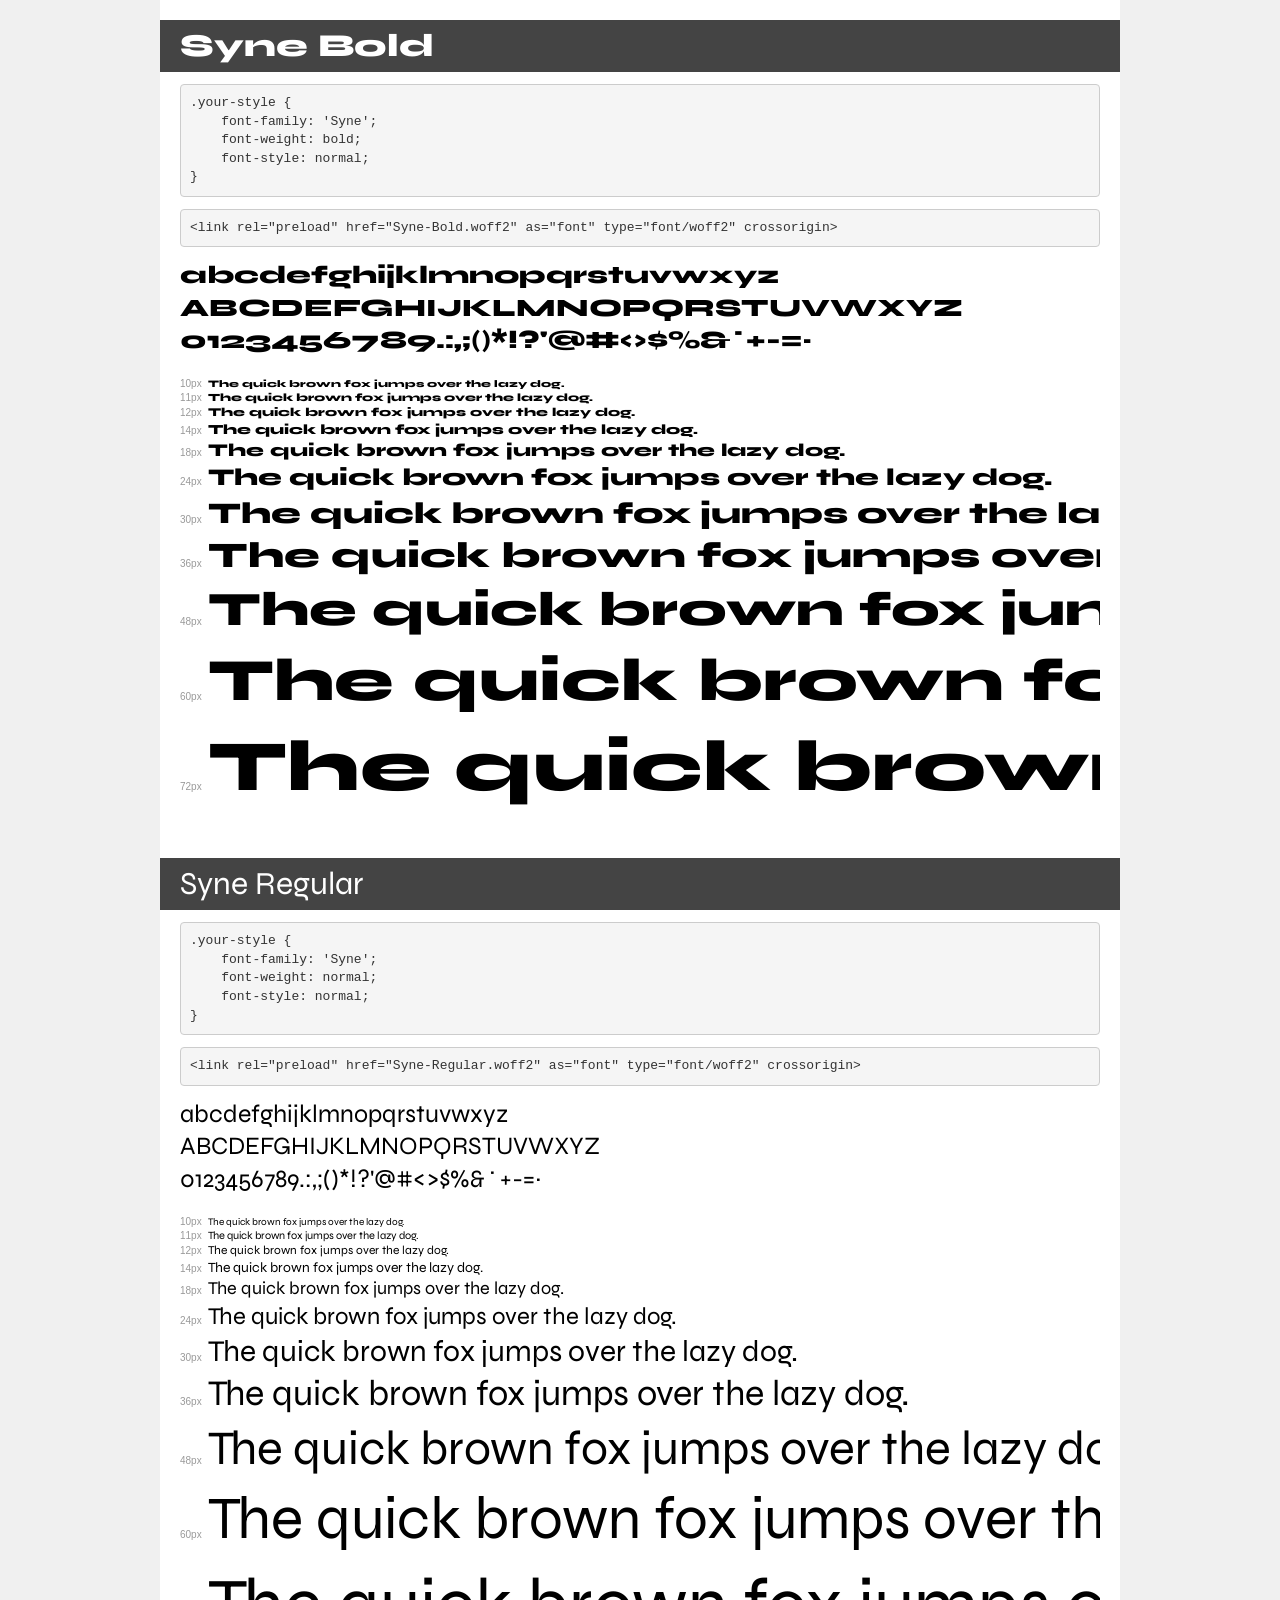
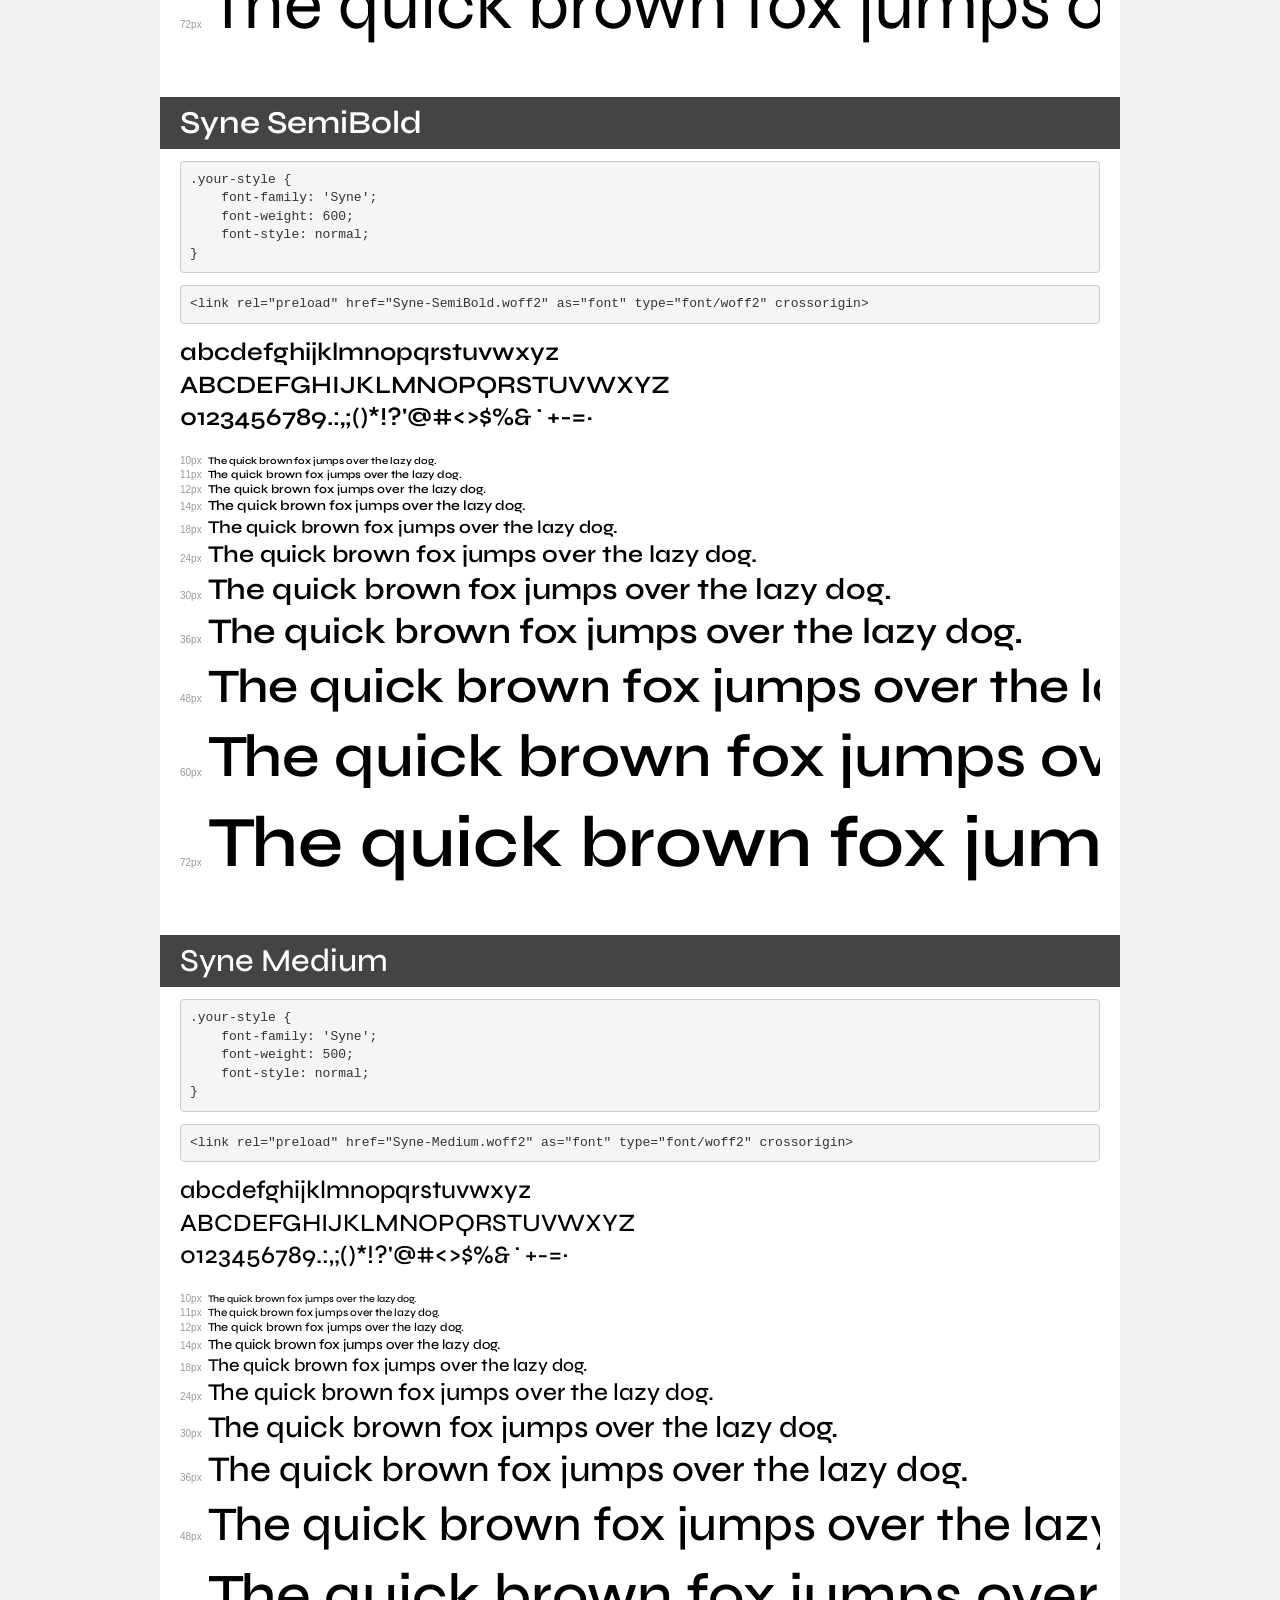
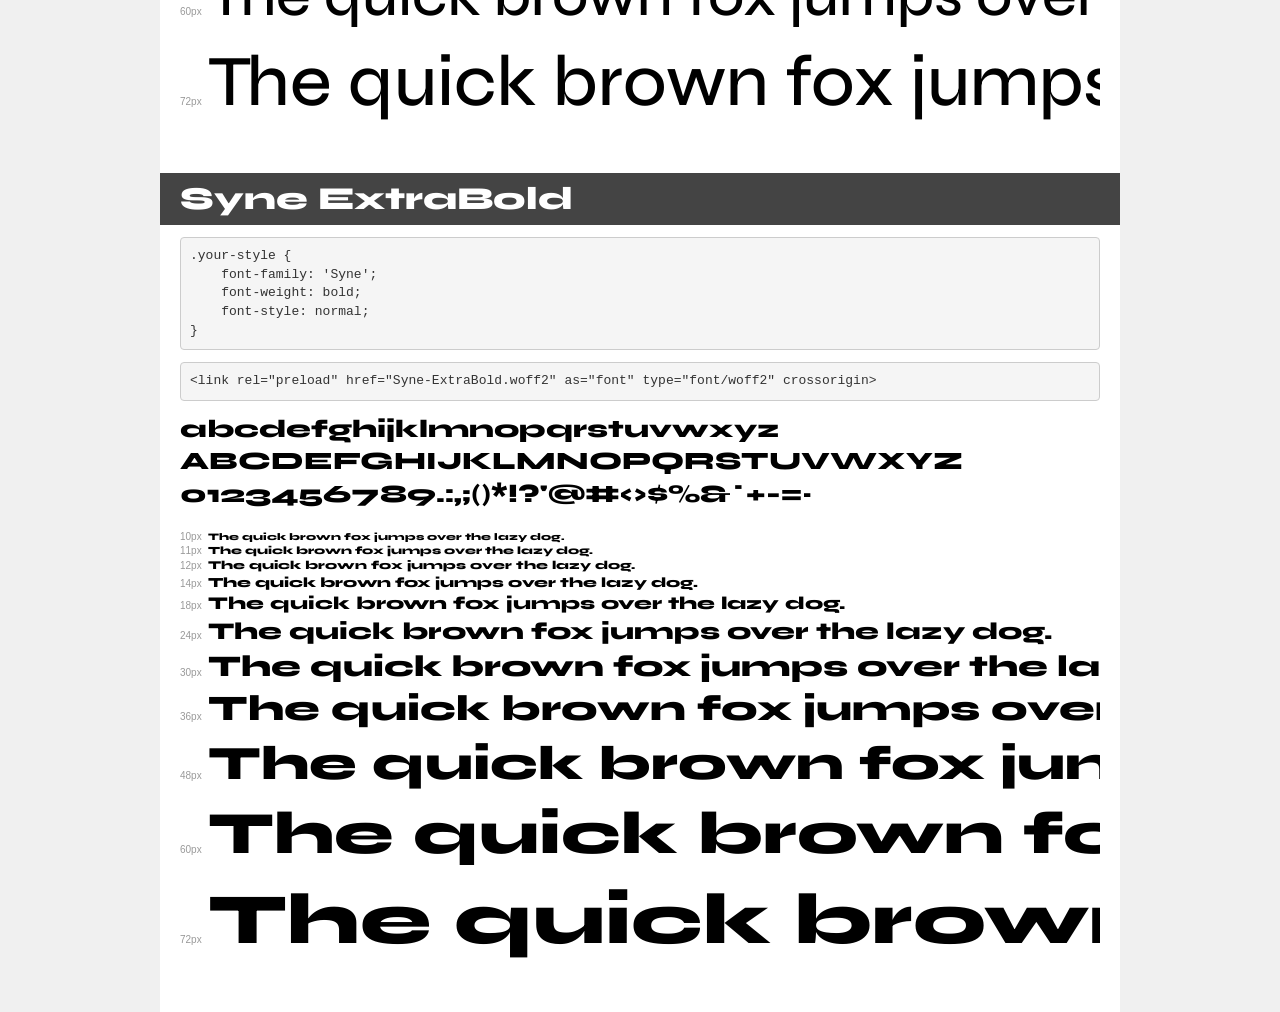
<file: font/Syne/demo.html>
<!DOCTYPE html>
<html lang="en">
<head>
    <meta charset="utf-8">
    <meta http-equiv="X-UA-Compatible" content="IE=edge">
    <meta name="viewport" content="width=device-width, initial-scale=1">
    <meta name="robots" content="noindex, noarchive">
    <meta name="format-detection" content="telephone=no">
    <title>Transfonter demo</title>
    <link href="stylesheet.css" rel="stylesheet">
    <style>
        /*
        http://meyerweb.com/eric/tools/css/reset/
        v2.0 | 20110126
        License: none (public domain)
        */
        html, body, div, span, applet, object, iframe,
        h1, h2, h3, h4, h5, h6, p, blockquote, pre,
        a, abbr, acronym, address, big, cite, code,
        del, dfn, em, img, ins, kbd, q, s, samp,
        small, strike, strong, sub, sup, tt, var,
        b, u, i, center,
        dl, dt, dd, ol, ul, li,
        fieldset, form, label, legend,
        table, caption, tbody, tfoot, thead, tr, th, td,
        article, aside, canvas, details, embed,
        figure, figcaption, footer, header, hgroup,
        menu, nav, output, ruby, section, summary,
        time, mark, audio, video {
            margin: 0;
            padding: 0;
            border: 0;
            font-size: 100%;
            font: inherit;
            vertical-align: baseline;
        }
        /* HTML5 display-role reset for older browsers */
        article, aside, details, figcaption, figure,
        footer, header, hgroup, menu, nav, section {
            display: block;
        }
        body {
            line-height: 1;
        }
        ol, ul {
            list-style: none;
        }
        blockquote, q {
            quotes: none;
        }
        blockquote:before, blockquote:after,
        q:before, q:after {
            content: '';
            content: none;
        }
        table {
            border-collapse: collapse;
            border-spacing: 0;
        }
        /* demo styles */
        body {
            background: #f0f0f0;
            color: #000;
        }
        .page {
            background: #fff;
            width: 920px;
            margin: 0 auto;
            padding: 20px 20px 0 20px;
            overflow: hidden;
        }
        .font-container {
            overflow-x: auto;
            overflow-y: hidden;
            margin-bottom: 40px;
            line-height: 1.3;
            white-space: nowrap;
            padding-bottom: 5px;
        }
        h1 {
            position: relative;
            background: #444;
            font-size: 32px;
            color: #fff;
            padding: 10px 20px;
            margin: 0 -20px 12px -20px;
        }
        .letters {
            font-size: 25px;
            margin-bottom: 20px;
        }
        .s10:before {
            content: '10px';
        }
        .s11:before {
            content: '11px';
        }
        .s12:before {
            content: '12px';
        }
        .s14:before {
            content: '14px';
        }
        .s18:before {
            content: '18px';
        }
        .s24:before {
            content: '24px';
        }
        .s30:before {
            content: '30px';
        }
        .s36:before {
            content: '36px';
        }
        .s48:before {
            content: '48px';
        }
        .s60:before {
            content: '60px';
        }
        .s72:before {
            content: '72px';
        }
        .s10:before, .s11:before, .s12:before, .s14:before,
        .s18:before, .s24:before, .s30:before, .s36:before,
        .s48:before, .s60:before, .s72:before {
            font-family: Arial, sans-serif;
            font-size: 10px;
            font-weight: normal;
            font-style: normal;
            color: #999;
            padding-right: 6px;
        }
        pre {
            display: block;
            padding: 9px;
            margin: 0 0 12px;
            font-family: Monaco, Menlo, Consolas, "Courier New", monospace;
            font-size: 13px;
            line-height: 1.428571429;
            color: #333;
            font-weight: normal;
            font-style: normal;
            background-color: #f5f5f5;
            border: 1px solid #ccc;
            overflow-x: auto;
            border-radius: 4px;
        }
        /* responsive */
        @media (max-width: 959px) {
            .page {
                width: auto;
                margin: 0;
            }
        }
    </style>
</head>
<body>
<div class="page">
    <div class="demo">
        <h1 style="font-family: 'Syne'; font-weight: bold; font-style: normal;">Syne Bold</h1>
        <pre title="Usage">.your-style {
    font-family: 'Syne';
    font-weight: bold;
    font-style: normal;
}</pre>
        <pre title="Preload (optional)">
&lt;link rel=&quot;preload&quot; href=&quot;Syne-Bold.woff2&quot; as=&quot;font&quot; type=&quot;font/woff2&quot; crossorigin&gt;</pre>
        <div class="font-container" style="font-family: 'Syne'; font-weight: bold; font-style: normal;">
            <p class="letters">
                abcdefghijklmnopqrstuvwxyz<br>
ABCDEFGHIJKLMNOPQRSTUVWXYZ<br>
                0123456789.:,;()*!?'@#&lt;&gt;$%&^+-=~
            </p>
            <p class="s10" style="font-size: 10px;">The quick brown fox jumps over the lazy dog.</p>
            <p class="s11" style="font-size: 11px;">The quick brown fox jumps over the lazy dog.</p>
            <p class="s12" style="font-size: 12px;">The quick brown fox jumps over the lazy dog.</p>
            <p class="s14" style="font-size: 14px;">The quick brown fox jumps over the lazy dog.</p>
            <p class="s18" style="font-size: 18px;">The quick brown fox jumps over the lazy dog.</p>
            <p class="s24" style="font-size: 24px;">The quick brown fox jumps over the lazy dog.</p>
            <p class="s30" style="font-size: 30px;">The quick brown fox jumps over the lazy dog.</p>
            <p class="s36" style="font-size: 36px;">The quick brown fox jumps over the lazy dog.</p>
            <p class="s48" style="font-size: 48px;">The quick brown fox jumps over the lazy dog.</p>
            <p class="s60" style="font-size: 60px;">The quick brown fox jumps over the lazy dog.</p>
            <p class="s72" style="font-size: 72px;">The quick brown fox jumps over the lazy dog.</p>
        </div>
    </div>

    <div class="demo">
        <h1 style="font-family: 'Syne'; font-weight: normal; font-style: normal;">Syne Regular</h1>
        <pre title="Usage">.your-style {
    font-family: 'Syne';
    font-weight: normal;
    font-style: normal;
}</pre>
        <pre title="Preload (optional)">
&lt;link rel=&quot;preload&quot; href=&quot;Syne-Regular.woff2&quot; as=&quot;font&quot; type=&quot;font/woff2&quot; crossorigin&gt;</pre>
        <div class="font-container" style="font-family: 'Syne'; font-weight: normal; font-style: normal;">
            <p class="letters">
                abcdefghijklmnopqrstuvwxyz<br>
ABCDEFGHIJKLMNOPQRSTUVWXYZ<br>
                0123456789.:,;()*!?'@#&lt;&gt;$%&^+-=~
            </p>
            <p class="s10" style="font-size: 10px;">The quick brown fox jumps over the lazy dog.</p>
            <p class="s11" style="font-size: 11px;">The quick brown fox jumps over the lazy dog.</p>
            <p class="s12" style="font-size: 12px;">The quick brown fox jumps over the lazy dog.</p>
            <p class="s14" style="font-size: 14px;">The quick brown fox jumps over the lazy dog.</p>
            <p class="s18" style="font-size: 18px;">The quick brown fox jumps over the lazy dog.</p>
            <p class="s24" style="font-size: 24px;">The quick brown fox jumps over the lazy dog.</p>
            <p class="s30" style="font-size: 30px;">The quick brown fox jumps over the lazy dog.</p>
            <p class="s36" style="font-size: 36px;">The quick brown fox jumps over the lazy dog.</p>
            <p class="s48" style="font-size: 48px;">The quick brown fox jumps over the lazy dog.</p>
            <p class="s60" style="font-size: 60px;">The quick brown fox jumps over the lazy dog.</p>
            <p class="s72" style="font-size: 72px;">The quick brown fox jumps over the lazy dog.</p>
        </div>
    </div>

    <div class="demo">
        <h1 style="font-family: 'Syne'; font-weight: 600; font-style: normal;">Syne SemiBold</h1>
        <pre title="Usage">.your-style {
    font-family: 'Syne';
    font-weight: 600;
    font-style: normal;
}</pre>
        <pre title="Preload (optional)">
&lt;link rel=&quot;preload&quot; href=&quot;Syne-SemiBold.woff2&quot; as=&quot;font&quot; type=&quot;font/woff2&quot; crossorigin&gt;</pre>
        <div class="font-container" style="font-family: 'Syne'; font-weight: 600; font-style: normal;">
            <p class="letters">
                abcdefghijklmnopqrstuvwxyz<br>
ABCDEFGHIJKLMNOPQRSTUVWXYZ<br>
                0123456789.:,;()*!?'@#&lt;&gt;$%&^+-=~
            </p>
            <p class="s10" style="font-size: 10px;">The quick brown fox jumps over the lazy dog.</p>
            <p class="s11" style="font-size: 11px;">The quick brown fox jumps over the lazy dog.</p>
            <p class="s12" style="font-size: 12px;">The quick brown fox jumps over the lazy dog.</p>
            <p class="s14" style="font-size: 14px;">The quick brown fox jumps over the lazy dog.</p>
            <p class="s18" style="font-size: 18px;">The quick brown fox jumps over the lazy dog.</p>
            <p class="s24" style="font-size: 24px;">The quick brown fox jumps over the lazy dog.</p>
            <p class="s30" style="font-size: 30px;">The quick brown fox jumps over the lazy dog.</p>
            <p class="s36" style="font-size: 36px;">The quick brown fox jumps over the lazy dog.</p>
            <p class="s48" style="font-size: 48px;">The quick brown fox jumps over the lazy dog.</p>
            <p class="s60" style="font-size: 60px;">The quick brown fox jumps over the lazy dog.</p>
            <p class="s72" style="font-size: 72px;">The quick brown fox jumps over the lazy dog.</p>
        </div>
    </div>

    <div class="demo">
        <h1 style="font-family: 'Syne'; font-weight: 500; font-style: normal;">Syne Medium</h1>
        <pre title="Usage">.your-style {
    font-family: 'Syne';
    font-weight: 500;
    font-style: normal;
}</pre>
        <pre title="Preload (optional)">
&lt;link rel=&quot;preload&quot; href=&quot;Syne-Medium.woff2&quot; as=&quot;font&quot; type=&quot;font/woff2&quot; crossorigin&gt;</pre>
        <div class="font-container" style="font-family: 'Syne'; font-weight: 500; font-style: normal;">
            <p class="letters">
                abcdefghijklmnopqrstuvwxyz<br>
ABCDEFGHIJKLMNOPQRSTUVWXYZ<br>
                0123456789.:,;()*!?'@#&lt;&gt;$%&^+-=~
            </p>
            <p class="s10" style="font-size: 10px;">The quick brown fox jumps over the lazy dog.</p>
            <p class="s11" style="font-size: 11px;">The quick brown fox jumps over the lazy dog.</p>
            <p class="s12" style="font-size: 12px;">The quick brown fox jumps over the lazy dog.</p>
            <p class="s14" style="font-size: 14px;">The quick brown fox jumps over the lazy dog.</p>
            <p class="s18" style="font-size: 18px;">The quick brown fox jumps over the lazy dog.</p>
            <p class="s24" style="font-size: 24px;">The quick brown fox jumps over the lazy dog.</p>
            <p class="s30" style="font-size: 30px;">The quick brown fox jumps over the lazy dog.</p>
            <p class="s36" style="font-size: 36px;">The quick brown fox jumps over the lazy dog.</p>
            <p class="s48" style="font-size: 48px;">The quick brown fox jumps over the lazy dog.</p>
            <p class="s60" style="font-size: 60px;">The quick brown fox jumps over the lazy dog.</p>
            <p class="s72" style="font-size: 72px;">The quick brown fox jumps over the lazy dog.</p>
        </div>
    </div>

    <div class="demo">
        <h1 style="font-family: 'Syne'; font-weight: bold; font-style: normal;">Syne ExtraBold</h1>
        <pre title="Usage">.your-style {
    font-family: 'Syne';
    font-weight: bold;
    font-style: normal;
}</pre>
        <pre title="Preload (optional)">
&lt;link rel=&quot;preload&quot; href=&quot;Syne-ExtraBold.woff2&quot; as=&quot;font&quot; type=&quot;font/woff2&quot; crossorigin&gt;</pre>
        <div class="font-container" style="font-family: 'Syne'; font-weight: bold; font-style: normal;">
            <p class="letters">
                abcdefghijklmnopqrstuvwxyz<br>
ABCDEFGHIJKLMNOPQRSTUVWXYZ<br>
                0123456789.:,;()*!?'@#&lt;&gt;$%&^+-=~
            </p>
            <p class="s10" style="font-size: 10px;">The quick brown fox jumps over the lazy dog.</p>
            <p class="s11" style="font-size: 11px;">The quick brown fox jumps over the lazy dog.</p>
            <p class="s12" style="font-size: 12px;">The quick brown fox jumps over the lazy dog.</p>
            <p class="s14" style="font-size: 14px;">The quick brown fox jumps over the lazy dog.</p>
            <p class="s18" style="font-size: 18px;">The quick brown fox jumps over the lazy dog.</p>
            <p class="s24" style="font-size: 24px;">The quick brown fox jumps over the lazy dog.</p>
            <p class="s30" style="font-size: 30px;">The quick brown fox jumps over the lazy dog.</p>
            <p class="s36" style="font-size: 36px;">The quick brown fox jumps over the lazy dog.</p>
            <p class="s48" style="font-size: 48px;">The quick brown fox jumps over the lazy dog.</p>
            <p class="s60" style="font-size: 60px;">The quick brown fox jumps over the lazy dog.</p>
            <p class="s72" style="font-size: 72px;">The quick brown fox jumps over the lazy dog.</p>
        </div>
    </div>

</div>
</body>
</html>
</file>
<file: font/Poppins/stylesheet.css>
@font-face {
    font-family: 'Poppins';
    src: url('Poppins-Regular.woff2') format('woff2'),
        url('Poppins-Regular.woff') format('woff');
    font-weight: normal;
    font-style: normal;
    font-display: swap;
}

@font-face {
    font-family: 'Poppins';
    src: url('Poppins-Medium.woff2') format('woff2'),
        url('Poppins-Medium.woff') format('woff');
    font-weight: 500;
    font-style: normal;
    font-display: swap;
}

@font-face {
    font-family: 'Poppins';
    src: url('Poppins-Bold.woff2') format('woff2'),
        url('Poppins-Bold.woff') format('woff');
    font-weight: bold;
    font-style: normal;
    font-display: swap;
}

@font-face {
    font-family: 'Poppins';
    src: url('Poppins-SemiBold.woff2') format('woff2'),
        url('Poppins-SemiBold.woff') format('woff');
    font-weight: 600;
    font-style: normal;
    font-display: swap;
}

@font-face {
    font-family: 'Poppins';
    src: url('Poppins-Thin.woff2') format('woff2'),
        url('Poppins-Thin.woff') format('woff');
    font-weight: 100;
    font-style: normal;
    font-display: swap;
}

@font-face {
    font-family: 'Poppins';
    src: url('Poppins-Light.woff2') format('woff2'),
        url('Poppins-Light.woff') format('woff');
    font-weight: 300;
    font-style: normal;
    font-display: swap;
}

@font-face {
    font-family: 'Poppins';
    src: url('Poppins-Black.woff2') format('woff2'),
        url('Poppins-Black.woff') format('woff');
    font-weight: 900;
    font-style: normal;
    font-display: swap;
}

@font-face {
    font-family: 'Poppins';
    src: url('Poppins-ExtraBold.woff2') format('woff2'),
        url('Poppins-ExtraBold.woff') format('woff');
    font-weight: bold;
    font-style: normal;
    font-display: swap;
}

@font-face {
    font-family: 'Poppins';
    src: url('Poppins-ExtraLight.woff2') format('woff2'),
        url('Poppins-ExtraLight.woff') format('woff');
    font-weight: 200;
    font-style: normal;
    font-display: swap;
}
</file>
<file: font/Syne/stylesheet.css>
@font-face {
    font-family: 'Syne';
    src: url('Syne-Bold.woff2') format('woff2'),
        url('Syne-Bold.woff') format('woff');
    font-weight: bold;
    font-style: normal;
    font-display: swap;
}

@font-face {
    font-family: 'Syne';
    src: url('Syne-Regular.woff2') format('woff2'),
        url('Syne-Regular.woff') format('woff');
    font-weight: normal;
    font-style: normal;
    font-display: swap;
}

@font-face {
    font-family: 'Syne';
    src: url('Syne-SemiBold.woff2') format('woff2'),
        url('Syne-SemiBold.woff') format('woff');
    font-weight: 600;
    font-style: normal;
    font-display: swap;
}

@font-face {
    font-family: 'Syne';
    src: url('Syne-Medium.woff2') format('woff2'),
        url('Syne-Medium.woff') format('woff');
    font-weight: 500;
    font-style: normal;
    font-display: swap;
}

@font-face {
    font-family: 'Syne';
    src: url('Syne-ExtraBold.woff2') format('woff2'),
        url('Syne-ExtraBold.woff') format('woff');
    font-weight: bold;
    font-style: normal;
    font-display: swap;
}
</file>
